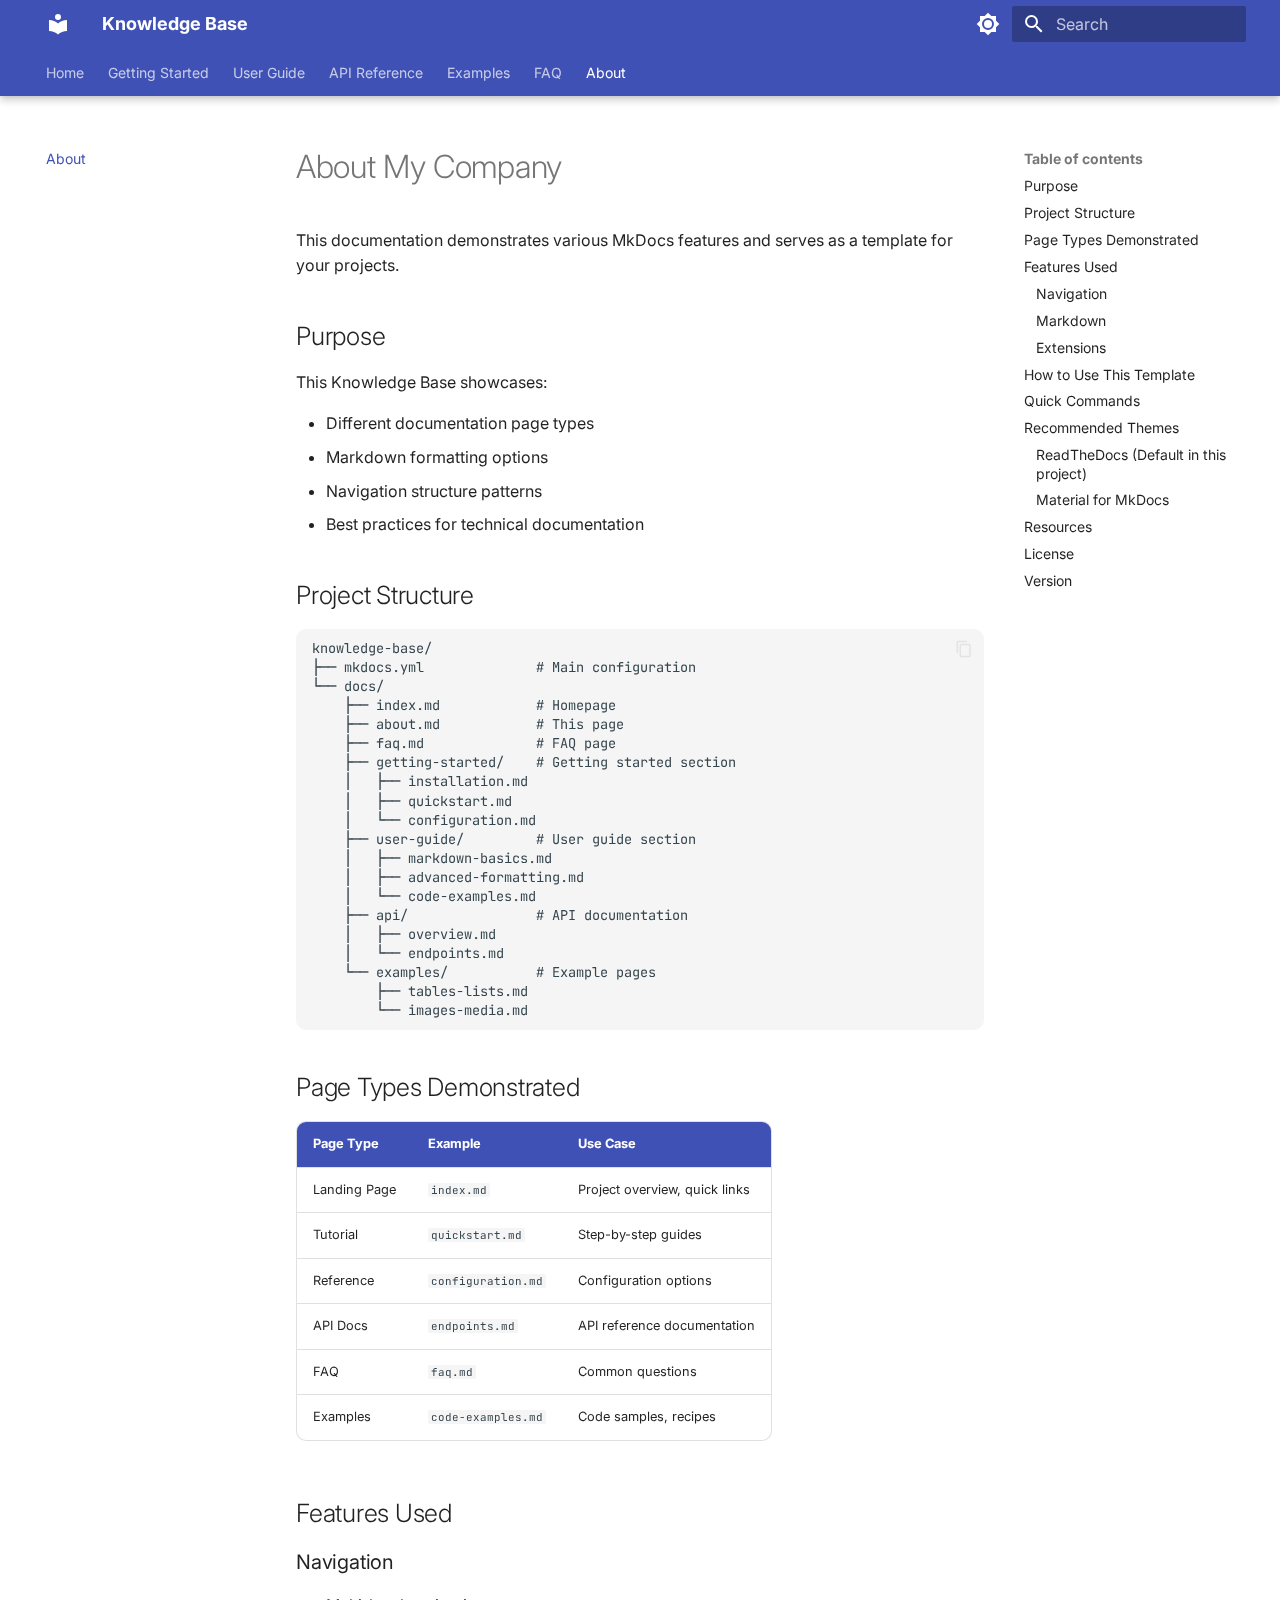
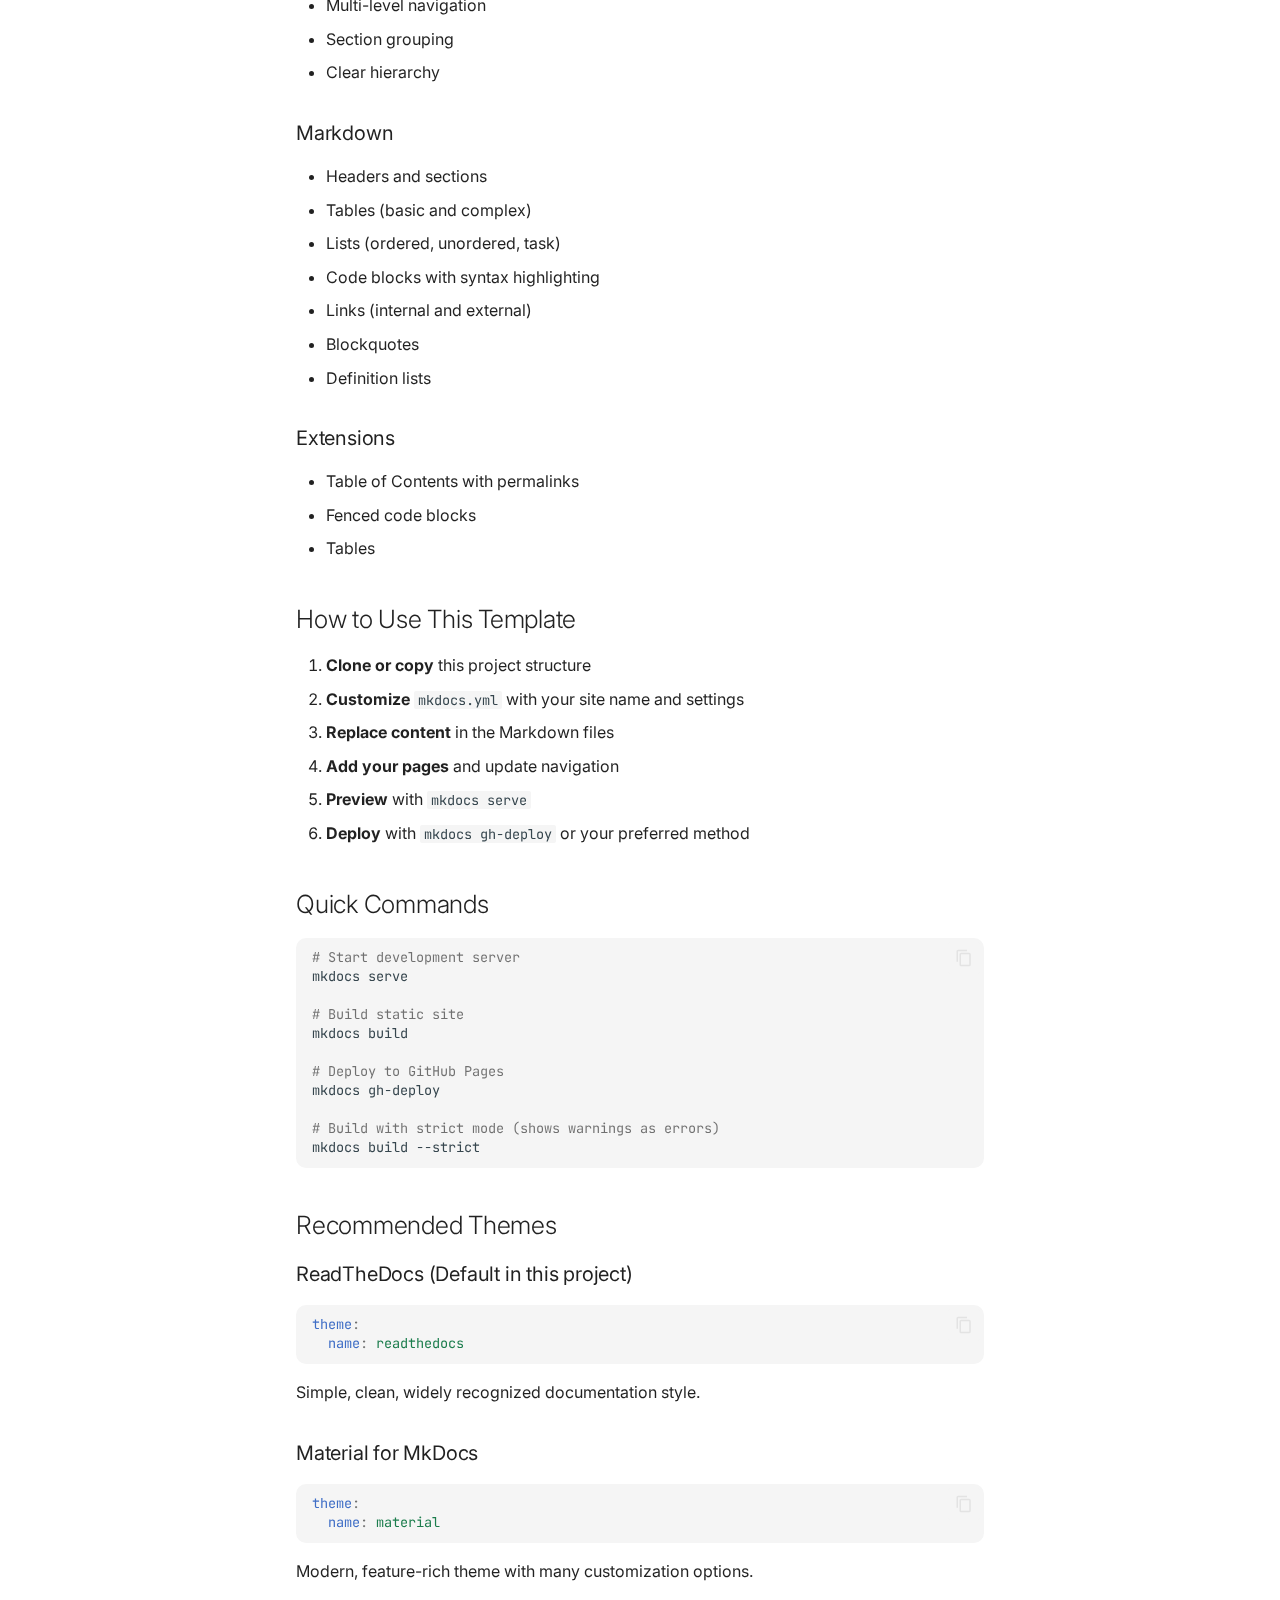
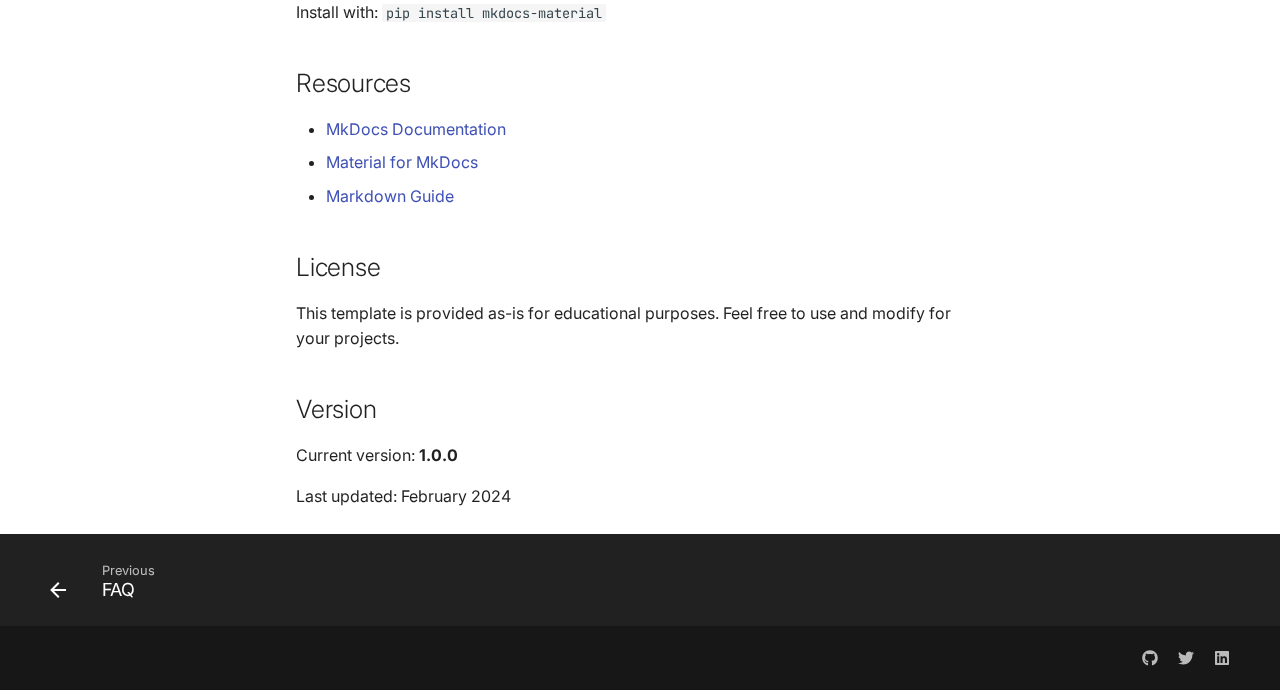
<file: about/index.html>
<!doctype html>
<html lang="en" class="no-js">
  <head>
    
      <meta charset="utf-8">
      <meta name="viewport" content="width=device-width,initial-scale=1">
      
        <meta name="description" content="A comprehensive documentation example">
      
      
        <meta name="author" content="Your Name">
      
      
      
        <link rel="prev" href="../faq/">
      
      
      
        
      
      
      <link rel="icon" href="../assets/images/favicon.png">
      <meta name="generator" content="mkdocs-1.6.1, mkdocs-material-9.7.1">
    
    
      
        <title>About - Knowledge Base</title>
      
    
    
      <link rel="stylesheet" href="../assets/stylesheets/main.484c7ddc.min.css">
      
        
        <link rel="stylesheet" href="../assets/stylesheets/palette.ab4e12ef.min.css">
      
      


    
    
      
    
    
      
        
        
        <link rel="preconnect" href="https://fonts.gstatic.com" crossorigin>
        <link rel="stylesheet" href="https://fonts.googleapis.com/css?family=Inter:300,300i,400,400i,700,700i%7CJetBrains+Mono:400,400i,700,700i&display=fallback">
        <style>:root{--md-text-font:"Inter";--md-code-font:"JetBrains Mono"}</style>
      
    
    
      <link rel="stylesheet" href="../stylesheets/extra.css">
    
    <script>__md_scope=new URL("..",location),__md_hash=e=>[...e].reduce(((e,_)=>(e<<5)-e+_.charCodeAt(0)),0),__md_get=(e,_=localStorage,t=__md_scope)=>JSON.parse(_.getItem(t.pathname+"."+e)),__md_set=(e,_,t=localStorage,a=__md_scope)=>{try{t.setItem(a.pathname+"."+e,JSON.stringify(_))}catch(e){}}</script>
    
      

    
    
  </head>
  
  
    
    
      
    
    
    
    
    <body dir="ltr" data-md-color-scheme="default" data-md-color-primary="indigo" data-md-color-accent="indigo">
  
    
    <input class="md-toggle" data-md-toggle="drawer" type="checkbox" id="__drawer" autocomplete="off">
    <input class="md-toggle" data-md-toggle="search" type="checkbox" id="__search" autocomplete="off">
    <label class="md-overlay" for="__drawer"></label>
    <div data-md-component="skip">
      
        
        <a href="#about-my-company" class="md-skip">
          Skip to content
        </a>
      
    </div>
    <div data-md-component="announce">
      
    </div>
    
      <div data-md-color-scheme="default" data-md-component="outdated" hidden>
        
      </div>
    
    
      

  

<header class="md-header md-header--shadow md-header--lifted" data-md-component="header">
  <nav class="md-header__inner md-grid" aria-label="Header">
    <a href=".." title="Knowledge Base" class="md-header__button md-logo" aria-label="Knowledge Base" data-md-component="logo">
      
  
  <svg xmlns="http://www.w3.org/2000/svg" viewBox="0 0 24 24"><path d="M12 8a3 3 0 0 0 3-3 3 3 0 0 0-3-3 3 3 0 0 0-3 3 3 3 0 0 0 3 3m0 3.54C9.64 9.35 6.5 8 3 8v11c3.5 0 6.64 1.35 9 3.54 2.36-2.19 5.5-3.54 9-3.54V8c-3.5 0-6.64 1.35-9 3.54"/></svg>

    </a>
    <label class="md-header__button md-icon" for="__drawer">
      
      <svg xmlns="http://www.w3.org/2000/svg" viewBox="0 0 24 24"><path d="M3 6h18v2H3zm0 5h18v2H3zm0 5h18v2H3z"/></svg>
    </label>
    <div class="md-header__title" data-md-component="header-title">
      <div class="md-header__ellipsis">
        <div class="md-header__topic">
          <span class="md-ellipsis">
            Knowledge Base
          </span>
        </div>
        <div class="md-header__topic" data-md-component="header-topic">
          <span class="md-ellipsis">
            
              About
            
          </span>
        </div>
      </div>
    </div>
    
      
        <form class="md-header__option" data-md-component="palette">
  
    
    
    
    <input class="md-option" data-md-color-media="" data-md-color-scheme="default" data-md-color-primary="indigo" data-md-color-accent="indigo"  aria-label="Switch to dark mode"  type="radio" name="__palette" id="__palette_0">
    
      <label class="md-header__button md-icon" title="Switch to dark mode" for="__palette_1" hidden>
        <svg xmlns="http://www.w3.org/2000/svg" viewBox="0 0 24 24"><path d="M12 8a4 4 0 0 0-4 4 4 4 0 0 0 4 4 4 4 0 0 0 4-4 4 4 0 0 0-4-4m0 10a6 6 0 0 1-6-6 6 6 0 0 1 6-6 6 6 0 0 1 6 6 6 6 0 0 1-6 6m8-9.31V4h-4.69L12 .69 8.69 4H4v4.69L.69 12 4 15.31V20h4.69L12 23.31 15.31 20H20v-4.69L23.31 12z"/></svg>
      </label>
    
  
    
    
    
    <input class="md-option" data-md-color-media="" data-md-color-scheme="slate" data-md-color-primary="indigo" data-md-color-accent="indigo"  aria-label="Switch to light mode"  type="radio" name="__palette" id="__palette_1">
    
      <label class="md-header__button md-icon" title="Switch to light mode" for="__palette_0" hidden>
        <svg xmlns="http://www.w3.org/2000/svg" viewBox="0 0 24 24"><path d="M12 18c-.89 0-1.74-.2-2.5-.55C11.56 16.5 13 14.42 13 12s-1.44-4.5-3.5-5.45C10.26 6.2 11.11 6 12 6a6 6 0 0 1 6 6 6 6 0 0 1-6 6m8-9.31V4h-4.69L12 .69 8.69 4H4v4.69L.69 12 4 15.31V20h4.69L12 23.31 15.31 20H20v-4.69L23.31 12z"/></svg>
      </label>
    
  
</form>
      
    
    
      <script>var palette=__md_get("__palette");if(palette&&palette.color){if("(prefers-color-scheme)"===palette.color.media){var media=matchMedia("(prefers-color-scheme: light)"),input=document.querySelector(media.matches?"[data-md-color-media='(prefers-color-scheme: light)']":"[data-md-color-media='(prefers-color-scheme: dark)']");palette.color.media=input.getAttribute("data-md-color-media"),palette.color.scheme=input.getAttribute("data-md-color-scheme"),palette.color.primary=input.getAttribute("data-md-color-primary"),palette.color.accent=input.getAttribute("data-md-color-accent")}for(var[key,value]of Object.entries(palette.color))document.body.setAttribute("data-md-color-"+key,value)}</script>
    
    
    
      
      
        <label class="md-header__button md-icon" for="__search">
          
          <svg xmlns="http://www.w3.org/2000/svg" viewBox="0 0 24 24"><path d="M9.5 3A6.5 6.5 0 0 1 16 9.5c0 1.61-.59 3.09-1.56 4.23l.27.27h.79l5 5-1.5 1.5-5-5v-.79l-.27-.27A6.52 6.52 0 0 1 9.5 16 6.5 6.5 0 0 1 3 9.5 6.5 6.5 0 0 1 9.5 3m0 2C7 5 5 7 5 9.5S7 14 9.5 14 14 12 14 9.5 12 5 9.5 5"/></svg>
        </label>
        <div class="md-search" data-md-component="search" role="dialog">
  <label class="md-search__overlay" for="__search"></label>
  <div class="md-search__inner" role="search">
    <form class="md-search__form" name="search">
      <input type="text" class="md-search__input" name="query" aria-label="Search" placeholder="Search" autocapitalize="off" autocorrect="off" autocomplete="off" spellcheck="false" data-md-component="search-query" required>
      <label class="md-search__icon md-icon" for="__search">
        
        <svg xmlns="http://www.w3.org/2000/svg" viewBox="0 0 24 24"><path d="M9.5 3A6.5 6.5 0 0 1 16 9.5c0 1.61-.59 3.09-1.56 4.23l.27.27h.79l5 5-1.5 1.5-5-5v-.79l-.27-.27A6.52 6.52 0 0 1 9.5 16 6.5 6.5 0 0 1 3 9.5 6.5 6.5 0 0 1 9.5 3m0 2C7 5 5 7 5 9.5S7 14 9.5 14 14 12 14 9.5 12 5 9.5 5"/></svg>
        
        <svg xmlns="http://www.w3.org/2000/svg" viewBox="0 0 24 24"><path d="M20 11v2H8l5.5 5.5-1.42 1.42L4.16 12l7.92-7.92L13.5 5.5 8 11z"/></svg>
      </label>
      <nav class="md-search__options" aria-label="Search">
        
          <a href="javascript:void(0)" class="md-search__icon md-icon" title="Share" aria-label="Share" data-clipboard data-clipboard-text="" data-md-component="search-share" tabindex="-1">
            
            <svg xmlns="http://www.w3.org/2000/svg" viewBox="0 0 24 24"><path d="M18 16.08c-.76 0-1.44.3-1.96.77L8.91 12.7c.05-.23.09-.46.09-.7s-.04-.47-.09-.7l7.05-4.11c.54.5 1.25.81 2.04.81a3 3 0 0 0 3-3 3 3 0 0 0-3-3 3 3 0 0 0-3 3c0 .24.04.47.09.7L8.04 9.81C7.5 9.31 6.79 9 6 9a3 3 0 0 0-3 3 3 3 0 0 0 3 3c.79 0 1.5-.31 2.04-.81l7.12 4.15c-.05.21-.08.43-.08.66 0 1.61 1.31 2.91 2.92 2.91s2.92-1.3 2.92-2.91A2.92 2.92 0 0 0 18 16.08"/></svg>
          </a>
        
        <button type="reset" class="md-search__icon md-icon" title="Clear" aria-label="Clear" tabindex="-1">
          
          <svg xmlns="http://www.w3.org/2000/svg" viewBox="0 0 24 24"><path d="M19 6.41 17.59 5 12 10.59 6.41 5 5 6.41 10.59 12 5 17.59 6.41 19 12 13.41 17.59 19 19 17.59 13.41 12z"/></svg>
        </button>
      </nav>
      
        <div class="md-search__suggest" data-md-component="search-suggest"></div>
      
    </form>
    <div class="md-search__output">
      <div class="md-search__scrollwrap" tabindex="0" data-md-scrollfix>
        <div class="md-search-result" data-md-component="search-result">
          <div class="md-search-result__meta">
            Initializing search
          </div>
          <ol class="md-search-result__list" role="presentation"></ol>
        </div>
      </div>
    </div>
  </div>
</div>
      
    
    
  </nav>
  
    
      
<nav class="md-tabs" aria-label="Tabs" data-md-component="tabs">
  <div class="md-grid">
    <ul class="md-tabs__list">
      
        
  
  
  
  
    <li class="md-tabs__item">
      <a href=".." class="md-tabs__link">
        
  
  
    
  
  Home

      </a>
    </li>
  

      
        
  
  
  
  
    
    
      <li class="md-tabs__item">
        <a href="../getting-started/installation/" class="md-tabs__link">
          
  
  
  Getting Started

        </a>
      </li>
    
  

      
        
  
  
  
  
    
    
      <li class="md-tabs__item">
        <a href="../user-guide/markdown-basics/" class="md-tabs__link">
          
  
  
  User Guide

        </a>
      </li>
    
  

      
        
  
  
  
  
    
    
      <li class="md-tabs__item">
        <a href="../api/overview/" class="md-tabs__link">
          
  
  
  API Reference

        </a>
      </li>
    
  

      
        
  
  
  
  
    
    
      <li class="md-tabs__item">
        <a href="../examples/tables-lists/" class="md-tabs__link">
          
  
  
  Examples

        </a>
      </li>
    
  

      
        
  
  
  
  
    <li class="md-tabs__item">
      <a href="../faq/" class="md-tabs__link">
        
  
  
    
  
  FAQ

      </a>
    </li>
  

      
        
  
  
  
    
  
  
    <li class="md-tabs__item md-tabs__item--active">
      <a href="./" class="md-tabs__link">
        
  
  
    
  
  About

      </a>
    </li>
  

      
    </ul>
  </div>
</nav>
    
  
</header>
    
    <div class="md-container" data-md-component="container">
      
      
        
      
      <main class="md-main" data-md-component="main">
        <div class="md-main__inner md-grid">
          
            
              
              <div class="md-sidebar md-sidebar--primary" data-md-component="sidebar" data-md-type="navigation" >
                <div class="md-sidebar__scrollwrap">
                  <div class="md-sidebar__inner">
                    


  


<nav class="md-nav md-nav--primary md-nav--lifted" aria-label="Navigation" data-md-level="0">
  <label class="md-nav__title" for="__drawer">
    <a href=".." title="Knowledge Base" class="md-nav__button md-logo" aria-label="Knowledge Base" data-md-component="logo">
      
  
  <svg xmlns="http://www.w3.org/2000/svg" viewBox="0 0 24 24"><path d="M12 8a3 3 0 0 0 3-3 3 3 0 0 0-3-3 3 3 0 0 0-3 3 3 3 0 0 0 3 3m0 3.54C9.64 9.35 6.5 8 3 8v11c3.5 0 6.64 1.35 9 3.54 2.36-2.19 5.5-3.54 9-3.54V8c-3.5 0-6.64 1.35-9 3.54"/></svg>

    </a>
    Knowledge Base
  </label>
  
  <ul class="md-nav__list" data-md-scrollfix>
    
      
      
  
  
  
  
    <li class="md-nav__item">
      <a href=".." class="md-nav__link">
        
  
  
  <span class="md-ellipsis">
    
  
    Home
  

    
  </span>
  
  

      </a>
    </li>
  

    
      
      
  
  
  
  
    
    
    
    
      
      
        
      
    
    
    <li class="md-nav__item md-nav__item--nested">
      
        
        
          
        
        <input class="md-nav__toggle md-toggle md-toggle--indeterminate" type="checkbox" id="__nav_2" >
        
          
          <label class="md-nav__link" for="__nav_2" id="__nav_2_label" tabindex="0">
            
  
  
  <span class="md-ellipsis">
    
  
    Getting Started
  

    
  </span>
  
  

            <span class="md-nav__icon md-icon"></span>
          </label>
        
        <nav class="md-nav" data-md-level="1" aria-labelledby="__nav_2_label" aria-expanded="false">
          <label class="md-nav__title" for="__nav_2">
            <span class="md-nav__icon md-icon"></span>
            
  
    Getting Started
  

          </label>
          <ul class="md-nav__list" data-md-scrollfix>
            
              
                
  
  
  
  
    <li class="md-nav__item">
      <a href="../getting-started/installation/" class="md-nav__link">
        
  
  
  <span class="md-ellipsis">
    
  
    Installation
  

    
  </span>
  
  

      </a>
    </li>
  

              
            
              
                
  
  
  
  
    <li class="md-nav__item">
      <a href="../getting-started/quickstart/" class="md-nav__link">
        
  
  
  <span class="md-ellipsis">
    
  
    Quick Start
  

    
  </span>
  
  

      </a>
    </li>
  

              
            
              
                
  
  
  
  
    <li class="md-nav__item">
      <a href="../getting-started/configuration/" class="md-nav__link">
        
  
  
  <span class="md-ellipsis">
    
  
    Configuration
  

    
  </span>
  
  

      </a>
    </li>
  

              
            
          </ul>
        </nav>
      
    </li>
  

    
      
      
  
  
  
  
    
    
    
    
      
      
        
      
    
    
    <li class="md-nav__item md-nav__item--nested">
      
        
        
          
        
        <input class="md-nav__toggle md-toggle md-toggle--indeterminate" type="checkbox" id="__nav_3" >
        
          
          <label class="md-nav__link" for="__nav_3" id="__nav_3_label" tabindex="0">
            
  
  
  <span class="md-ellipsis">
    
  
    User Guide
  

    
  </span>
  
  

            <span class="md-nav__icon md-icon"></span>
          </label>
        
        <nav class="md-nav" data-md-level="1" aria-labelledby="__nav_3_label" aria-expanded="false">
          <label class="md-nav__title" for="__nav_3">
            <span class="md-nav__icon md-icon"></span>
            
  
    User Guide
  

          </label>
          <ul class="md-nav__list" data-md-scrollfix>
            
              
                
  
  
  
  
    <li class="md-nav__item">
      <a href="../user-guide/markdown-basics/" class="md-nav__link">
        
  
  
  <span class="md-ellipsis">
    
  
    Markdown Basics
  

    
  </span>
  
  

      </a>
    </li>
  

              
            
              
                
  
  
  
  
    <li class="md-nav__item">
      <a href="../user-guide/advanced-formatting/" class="md-nav__link">
        
  
  
  <span class="md-ellipsis">
    
  
    Advanced Formatting
  

    
  </span>
  
  

      </a>
    </li>
  

              
            
              
                
  
  
  
  
    <li class="md-nav__item">
      <a href="../user-guide/code-examples/" class="md-nav__link">
        
  
  
  <span class="md-ellipsis">
    
  
    Code Examples
  

    
  </span>
  
  

      </a>
    </li>
  

              
            
          </ul>
        </nav>
      
    </li>
  

    
      
      
  
  
  
  
    
    
    
    
      
      
        
      
    
    
    <li class="md-nav__item md-nav__item--nested">
      
        
        
          
        
        <input class="md-nav__toggle md-toggle md-toggle--indeterminate" type="checkbox" id="__nav_4" >
        
          
          <label class="md-nav__link" for="__nav_4" id="__nav_4_label" tabindex="0">
            
  
  
  <span class="md-ellipsis">
    
  
    API Reference
  

    
  </span>
  
  

            <span class="md-nav__icon md-icon"></span>
          </label>
        
        <nav class="md-nav" data-md-level="1" aria-labelledby="__nav_4_label" aria-expanded="false">
          <label class="md-nav__title" for="__nav_4">
            <span class="md-nav__icon md-icon"></span>
            
  
    API Reference
  

          </label>
          <ul class="md-nav__list" data-md-scrollfix>
            
              
                
  
  
  
  
    <li class="md-nav__item">
      <a href="../api/overview/" class="md-nav__link">
        
  
  
  <span class="md-ellipsis">
    
  
    Overview
  

    
  </span>
  
  

      </a>
    </li>
  

              
            
              
                
  
  
  
  
    <li class="md-nav__item">
      <a href="../api/endpoints/" class="md-nav__link">
        
  
  
  <span class="md-ellipsis">
    
  
    Endpoints
  

    
  </span>
  
  

      </a>
    </li>
  

              
            
          </ul>
        </nav>
      
    </li>
  

    
      
      
  
  
  
  
    
    
    
    
      
      
        
      
    
    
    <li class="md-nav__item md-nav__item--nested">
      
        
        
          
        
        <input class="md-nav__toggle md-toggle md-toggle--indeterminate" type="checkbox" id="__nav_5" >
        
          
          <label class="md-nav__link" for="__nav_5" id="__nav_5_label" tabindex="0">
            
  
  
  <span class="md-ellipsis">
    
  
    Examples
  

    
  </span>
  
  

            <span class="md-nav__icon md-icon"></span>
          </label>
        
        <nav class="md-nav" data-md-level="1" aria-labelledby="__nav_5_label" aria-expanded="false">
          <label class="md-nav__title" for="__nav_5">
            <span class="md-nav__icon md-icon"></span>
            
  
    Examples
  

          </label>
          <ul class="md-nav__list" data-md-scrollfix>
            
              
                
  
  
  
  
    <li class="md-nav__item">
      <a href="../examples/tables-lists/" class="md-nav__link">
        
  
  
  <span class="md-ellipsis">
    
  
    Tables & Lists
  

    
  </span>
  
  

      </a>
    </li>
  

              
            
              
                
  
  
  
  
    <li class="md-nav__item">
      <a href="../examples/images-media/" class="md-nav__link">
        
  
  
  <span class="md-ellipsis">
    
  
    Images & Media
  

    
  </span>
  
  

      </a>
    </li>
  

              
            
          </ul>
        </nav>
      
    </li>
  

    
      
      
  
  
  
  
    <li class="md-nav__item">
      <a href="../faq/" class="md-nav__link">
        
  
  
  <span class="md-ellipsis">
    
  
    FAQ
  

    
  </span>
  
  

      </a>
    </li>
  

    
      
      
  
  
    
  
  
  
    <li class="md-nav__item md-nav__item--active">
      
      <input class="md-nav__toggle md-toggle" type="checkbox" id="__toc">
      
      
        
      
      
        <label class="md-nav__link md-nav__link--active" for="__toc">
          
  
  
  <span class="md-ellipsis">
    
  
    About
  

    
  </span>
  
  

          <span class="md-nav__icon md-icon"></span>
        </label>
      
      <a href="./" class="md-nav__link md-nav__link--active">
        
  
  
  <span class="md-ellipsis">
    
  
    About
  

    
  </span>
  
  

      </a>
      
        

<nav class="md-nav md-nav--secondary" aria-label="Table of contents">
  
  
  
    
  
  
    <label class="md-nav__title" for="__toc">
      <span class="md-nav__icon md-icon"></span>
      Table of contents
    </label>
    <ul class="md-nav__list" data-md-component="toc" data-md-scrollfix>
      
        <li class="md-nav__item">
  <a href="#purpose" class="md-nav__link">
    <span class="md-ellipsis">
      
        Purpose
      
    </span>
  </a>
  
</li>
      
        <li class="md-nav__item">
  <a href="#project-structure" class="md-nav__link">
    <span class="md-ellipsis">
      
        Project Structure
      
    </span>
  </a>
  
</li>
      
        <li class="md-nav__item">
  <a href="#page-types-demonstrated" class="md-nav__link">
    <span class="md-ellipsis">
      
        Page Types Demonstrated
      
    </span>
  </a>
  
</li>
      
        <li class="md-nav__item">
  <a href="#features-used" class="md-nav__link">
    <span class="md-ellipsis">
      
        Features Used
      
    </span>
  </a>
  
    <nav class="md-nav" aria-label="Features Used">
      <ul class="md-nav__list">
        
          <li class="md-nav__item">
  <a href="#navigation" class="md-nav__link">
    <span class="md-ellipsis">
      
        Navigation
      
    </span>
  </a>
  
</li>
        
          <li class="md-nav__item">
  <a href="#markdown" class="md-nav__link">
    <span class="md-ellipsis">
      
        Markdown
      
    </span>
  </a>
  
</li>
        
          <li class="md-nav__item">
  <a href="#extensions" class="md-nav__link">
    <span class="md-ellipsis">
      
        Extensions
      
    </span>
  </a>
  
</li>
        
      </ul>
    </nav>
  
</li>
      
        <li class="md-nav__item">
  <a href="#how-to-use-this-template" class="md-nav__link">
    <span class="md-ellipsis">
      
        How to Use This Template
      
    </span>
  </a>
  
</li>
      
        <li class="md-nav__item">
  <a href="#quick-commands" class="md-nav__link">
    <span class="md-ellipsis">
      
        Quick Commands
      
    </span>
  </a>
  
</li>
      
        <li class="md-nav__item">
  <a href="#recommended-themes" class="md-nav__link">
    <span class="md-ellipsis">
      
        Recommended Themes
      
    </span>
  </a>
  
    <nav class="md-nav" aria-label="Recommended Themes">
      <ul class="md-nav__list">
        
          <li class="md-nav__item">
  <a href="#readthedocs-default-in-this-project" class="md-nav__link">
    <span class="md-ellipsis">
      
        ReadTheDocs (Default in this project)
      
    </span>
  </a>
  
</li>
        
          <li class="md-nav__item">
  <a href="#material-for-mkdocs" class="md-nav__link">
    <span class="md-ellipsis">
      
        Material for MkDocs
      
    </span>
  </a>
  
</li>
        
      </ul>
    </nav>
  
</li>
      
        <li class="md-nav__item">
  <a href="#resources" class="md-nav__link">
    <span class="md-ellipsis">
      
        Resources
      
    </span>
  </a>
  
</li>
      
        <li class="md-nav__item">
  <a href="#license" class="md-nav__link">
    <span class="md-ellipsis">
      
        License
      
    </span>
  </a>
  
</li>
      
        <li class="md-nav__item">
  <a href="#version" class="md-nav__link">
    <span class="md-ellipsis">
      
        Version
      
    </span>
  </a>
  
</li>
      
    </ul>
  
</nav>
      
    </li>
  

    
  </ul>
</nav>
                  </div>
                </div>
              </div>
            
            
              
              <div class="md-sidebar md-sidebar--secondary" data-md-component="sidebar" data-md-type="toc" >
                <div class="md-sidebar__scrollwrap">
                  <div class="md-sidebar__inner">
                    

<nav class="md-nav md-nav--secondary" aria-label="Table of contents">
  
  
  
    
  
  
    <label class="md-nav__title" for="__toc">
      <span class="md-nav__icon md-icon"></span>
      Table of contents
    </label>
    <ul class="md-nav__list" data-md-component="toc" data-md-scrollfix>
      
        <li class="md-nav__item">
  <a href="#purpose" class="md-nav__link">
    <span class="md-ellipsis">
      
        Purpose
      
    </span>
  </a>
  
</li>
      
        <li class="md-nav__item">
  <a href="#project-structure" class="md-nav__link">
    <span class="md-ellipsis">
      
        Project Structure
      
    </span>
  </a>
  
</li>
      
        <li class="md-nav__item">
  <a href="#page-types-demonstrated" class="md-nav__link">
    <span class="md-ellipsis">
      
        Page Types Demonstrated
      
    </span>
  </a>
  
</li>
      
        <li class="md-nav__item">
  <a href="#features-used" class="md-nav__link">
    <span class="md-ellipsis">
      
        Features Used
      
    </span>
  </a>
  
    <nav class="md-nav" aria-label="Features Used">
      <ul class="md-nav__list">
        
          <li class="md-nav__item">
  <a href="#navigation" class="md-nav__link">
    <span class="md-ellipsis">
      
        Navigation
      
    </span>
  </a>
  
</li>
        
          <li class="md-nav__item">
  <a href="#markdown" class="md-nav__link">
    <span class="md-ellipsis">
      
        Markdown
      
    </span>
  </a>
  
</li>
        
          <li class="md-nav__item">
  <a href="#extensions" class="md-nav__link">
    <span class="md-ellipsis">
      
        Extensions
      
    </span>
  </a>
  
</li>
        
      </ul>
    </nav>
  
</li>
      
        <li class="md-nav__item">
  <a href="#how-to-use-this-template" class="md-nav__link">
    <span class="md-ellipsis">
      
        How to Use This Template
      
    </span>
  </a>
  
</li>
      
        <li class="md-nav__item">
  <a href="#quick-commands" class="md-nav__link">
    <span class="md-ellipsis">
      
        Quick Commands
      
    </span>
  </a>
  
</li>
      
        <li class="md-nav__item">
  <a href="#recommended-themes" class="md-nav__link">
    <span class="md-ellipsis">
      
        Recommended Themes
      
    </span>
  </a>
  
    <nav class="md-nav" aria-label="Recommended Themes">
      <ul class="md-nav__list">
        
          <li class="md-nav__item">
  <a href="#readthedocs-default-in-this-project" class="md-nav__link">
    <span class="md-ellipsis">
      
        ReadTheDocs (Default in this project)
      
    </span>
  </a>
  
</li>
        
          <li class="md-nav__item">
  <a href="#material-for-mkdocs" class="md-nav__link">
    <span class="md-ellipsis">
      
        Material for MkDocs
      
    </span>
  </a>
  
</li>
        
      </ul>
    </nav>
  
</li>
      
        <li class="md-nav__item">
  <a href="#resources" class="md-nav__link">
    <span class="md-ellipsis">
      
        Resources
      
    </span>
  </a>
  
</li>
      
        <li class="md-nav__item">
  <a href="#license" class="md-nav__link">
    <span class="md-ellipsis">
      
        License
      
    </span>
  </a>
  
</li>
      
        <li class="md-nav__item">
  <a href="#version" class="md-nav__link">
    <span class="md-ellipsis">
      
        Version
      
    </span>
  </a>
  
</li>
      
    </ul>
  
</nav>
                  </div>
                </div>
              </div>
            
          
          
            <div class="md-content" data-md-component="content">
              
                



  


              
              <article class="md-content__inner md-typeset">
                
                  



<h1 id="about-my-company">About My Company<a class="headerlink" href="#about-my-company" title="Permanent link">&para;</a></h1>
<p>This documentation demonstrates various MkDocs features and serves as a template for your projects.</p>
<h2 id="purpose">Purpose<a class="headerlink" href="#purpose" title="Permanent link">&para;</a></h2>
<p>This Knowledge Base showcases:</p>
<ul>
<li>Different documentation page types</li>
<li>Markdown formatting options</li>
<li>Navigation structure patterns</li>
<li>Best practices for technical documentation</li>
</ul>
<h2 id="project-structure">Project Structure<a class="headerlink" href="#project-structure" title="Permanent link">&para;</a></h2>
<div class="language-text highlight"><pre><span></span><code><span id="__span-0-1"><a id="__codelineno-0-1" name="__codelineno-0-1" href="#__codelineno-0-1"></a>knowledge-base/
</span><span id="__span-0-2"><a id="__codelineno-0-2" name="__codelineno-0-2" href="#__codelineno-0-2"></a>├── mkdocs.yml              # Main configuration
</span><span id="__span-0-3"><a id="__codelineno-0-3" name="__codelineno-0-3" href="#__codelineno-0-3"></a>└── docs/
</span><span id="__span-0-4"><a id="__codelineno-0-4" name="__codelineno-0-4" href="#__codelineno-0-4"></a>    ├── index.md            # Homepage
</span><span id="__span-0-5"><a id="__codelineno-0-5" name="__codelineno-0-5" href="#__codelineno-0-5"></a>    ├── about.md            # This page
</span><span id="__span-0-6"><a id="__codelineno-0-6" name="__codelineno-0-6" href="#__codelineno-0-6"></a>    ├── faq.md              # FAQ page
</span><span id="__span-0-7"><a id="__codelineno-0-7" name="__codelineno-0-7" href="#__codelineno-0-7"></a>    ├── getting-started/    # Getting started section
</span><span id="__span-0-8"><a id="__codelineno-0-8" name="__codelineno-0-8" href="#__codelineno-0-8"></a>    │   ├── installation.md
</span><span id="__span-0-9"><a id="__codelineno-0-9" name="__codelineno-0-9" href="#__codelineno-0-9"></a>    │   ├── quickstart.md
</span><span id="__span-0-10"><a id="__codelineno-0-10" name="__codelineno-0-10" href="#__codelineno-0-10"></a>    │   └── configuration.md
</span><span id="__span-0-11"><a id="__codelineno-0-11" name="__codelineno-0-11" href="#__codelineno-0-11"></a>    ├── user-guide/         # User guide section
</span><span id="__span-0-12"><a id="__codelineno-0-12" name="__codelineno-0-12" href="#__codelineno-0-12"></a>    │   ├── markdown-basics.md
</span><span id="__span-0-13"><a id="__codelineno-0-13" name="__codelineno-0-13" href="#__codelineno-0-13"></a>    │   ├── advanced-formatting.md
</span><span id="__span-0-14"><a id="__codelineno-0-14" name="__codelineno-0-14" href="#__codelineno-0-14"></a>    │   └── code-examples.md
</span><span id="__span-0-15"><a id="__codelineno-0-15" name="__codelineno-0-15" href="#__codelineno-0-15"></a>    ├── api/                # API documentation
</span><span id="__span-0-16"><a id="__codelineno-0-16" name="__codelineno-0-16" href="#__codelineno-0-16"></a>    │   ├── overview.md
</span><span id="__span-0-17"><a id="__codelineno-0-17" name="__codelineno-0-17" href="#__codelineno-0-17"></a>    │   └── endpoints.md
</span><span id="__span-0-18"><a id="__codelineno-0-18" name="__codelineno-0-18" href="#__codelineno-0-18"></a>    └── examples/           # Example pages
</span><span id="__span-0-19"><a id="__codelineno-0-19" name="__codelineno-0-19" href="#__codelineno-0-19"></a>        ├── tables-lists.md
</span><span id="__span-0-20"><a id="__codelineno-0-20" name="__codelineno-0-20" href="#__codelineno-0-20"></a>        └── images-media.md
</span></code></pre></div>
<h2 id="page-types-demonstrated">Page Types Demonstrated<a class="headerlink" href="#page-types-demonstrated" title="Permanent link">&para;</a></h2>
<table>
<thead>
<tr>
<th>Page Type</th>
<th>Example</th>
<th>Use Case</th>
</tr>
</thead>
<tbody>
<tr>
<td>Landing Page</td>
<td><code>index.md</code></td>
<td>Project overview, quick links</td>
</tr>
<tr>
<td>Tutorial</td>
<td><code>quickstart.md</code></td>
<td>Step-by-step guides</td>
</tr>
<tr>
<td>Reference</td>
<td><code>configuration.md</code></td>
<td>Configuration options</td>
</tr>
<tr>
<td>API Docs</td>
<td><code>endpoints.md</code></td>
<td>API reference documentation</td>
</tr>
<tr>
<td>FAQ</td>
<td><code>faq.md</code></td>
<td>Common questions</td>
</tr>
<tr>
<td>Examples</td>
<td><code>code-examples.md</code></td>
<td>Code samples, recipes</td>
</tr>
</tbody>
</table>
<h2 id="features-used">Features Used<a class="headerlink" href="#features-used" title="Permanent link">&para;</a></h2>
<h3 id="navigation">Navigation<a class="headerlink" href="#navigation" title="Permanent link">&para;</a></h3>
<ul>
<li>Multi-level navigation</li>
<li>Section grouping</li>
<li>Clear hierarchy</li>
</ul>
<h3 id="markdown">Markdown<a class="headerlink" href="#markdown" title="Permanent link">&para;</a></h3>
<ul>
<li>Headers and sections</li>
<li>Tables (basic and complex)</li>
<li>Lists (ordered, unordered, task)</li>
<li>Code blocks with syntax highlighting</li>
<li>Links (internal and external)</li>
<li>Blockquotes</li>
<li>Definition lists</li>
</ul>
<h3 id="extensions">Extensions<a class="headerlink" href="#extensions" title="Permanent link">&para;</a></h3>
<ul>
<li>Table of Contents with permalinks</li>
<li>Fenced code blocks</li>
<li>Tables</li>
</ul>
<h2 id="how-to-use-this-template">How to Use This Template<a class="headerlink" href="#how-to-use-this-template" title="Permanent link">&para;</a></h2>
<ol>
<li><strong>Clone or copy</strong> this project structure</li>
<li><strong>Customize</strong> <code>mkdocs.yml</code> with your site name and settings</li>
<li><strong>Replace content</strong> in the Markdown files</li>
<li><strong>Add your pages</strong> and update navigation</li>
<li><strong>Preview</strong> with <code>mkdocs serve</code></li>
<li><strong>Deploy</strong> with <code>mkdocs gh-deploy</code> or your preferred method</li>
</ol>
<h2 id="quick-commands">Quick Commands<a class="headerlink" href="#quick-commands" title="Permanent link">&para;</a></h2>
<div class="language-bash highlight"><pre><span></span><code><span id="__span-1-1"><a id="__codelineno-1-1" name="__codelineno-1-1" href="#__codelineno-1-1"></a><span class="c1"># Start development server</span>
</span><span id="__span-1-2"><a id="__codelineno-1-2" name="__codelineno-1-2" href="#__codelineno-1-2"></a>mkdocs<span class="w"> </span>serve
</span><span id="__span-1-3"><a id="__codelineno-1-3" name="__codelineno-1-3" href="#__codelineno-1-3"></a>
</span><span id="__span-1-4"><a id="__codelineno-1-4" name="__codelineno-1-4" href="#__codelineno-1-4"></a><span class="c1"># Build static site</span>
</span><span id="__span-1-5"><a id="__codelineno-1-5" name="__codelineno-1-5" href="#__codelineno-1-5"></a>mkdocs<span class="w"> </span>build
</span><span id="__span-1-6"><a id="__codelineno-1-6" name="__codelineno-1-6" href="#__codelineno-1-6"></a>
</span><span id="__span-1-7"><a id="__codelineno-1-7" name="__codelineno-1-7" href="#__codelineno-1-7"></a><span class="c1"># Deploy to GitHub Pages</span>
</span><span id="__span-1-8"><a id="__codelineno-1-8" name="__codelineno-1-8" href="#__codelineno-1-8"></a>mkdocs<span class="w"> </span>gh-deploy
</span><span id="__span-1-9"><a id="__codelineno-1-9" name="__codelineno-1-9" href="#__codelineno-1-9"></a>
</span><span id="__span-1-10"><a id="__codelineno-1-10" name="__codelineno-1-10" href="#__codelineno-1-10"></a><span class="c1"># Build with strict mode (shows warnings as errors)</span>
</span><span id="__span-1-11"><a id="__codelineno-1-11" name="__codelineno-1-11" href="#__codelineno-1-11"></a>mkdocs<span class="w"> </span>build<span class="w"> </span>--strict
</span></code></pre></div>
<h2 id="recommended-themes">Recommended Themes<a class="headerlink" href="#recommended-themes" title="Permanent link">&para;</a></h2>
<h3 id="readthedocs-default-in-this-project">ReadTheDocs (Default in this project)<a class="headerlink" href="#readthedocs-default-in-this-project" title="Permanent link">&para;</a></h3>
<div class="language-yaml highlight"><pre><span></span><code><span id="__span-2-1"><a id="__codelineno-2-1" name="__codelineno-2-1" href="#__codelineno-2-1"></a><span class="nt">theme</span><span class="p">:</span>
</span><span id="__span-2-2"><a id="__codelineno-2-2" name="__codelineno-2-2" href="#__codelineno-2-2"></a><span class="w">  </span><span class="nt">name</span><span class="p">:</span><span class="w"> </span><span class="l l-Scalar l-Scalar-Plain">readthedocs</span>
</span></code></pre></div>
<p>Simple, clean, widely recognized documentation style.</p>
<h3 id="material-for-mkdocs">Material for MkDocs<a class="headerlink" href="#material-for-mkdocs" title="Permanent link">&para;</a></h3>
<div class="language-yaml highlight"><pre><span></span><code><span id="__span-3-1"><a id="__codelineno-3-1" name="__codelineno-3-1" href="#__codelineno-3-1"></a><span class="nt">theme</span><span class="p">:</span>
</span><span id="__span-3-2"><a id="__codelineno-3-2" name="__codelineno-3-2" href="#__codelineno-3-2"></a><span class="w">  </span><span class="nt">name</span><span class="p">:</span><span class="w"> </span><span class="l l-Scalar l-Scalar-Plain">material</span>
</span></code></pre></div>
<p>Modern, feature-rich theme with many customization options.</p>
<p>Install with: <code>pip install mkdocs-material</code></p>
<h2 id="resources">Resources<a class="headerlink" href="#resources" title="Permanent link">&para;</a></h2>
<ul>
<li><a href="https://www.mkdocs.org">MkDocs Documentation</a></li>
<li><a href="https://squidfunk.github.io/mkdocs-material/">Material for MkDocs</a></li>
<li><a href="https://www.markdownguide.org">Markdown Guide</a></li>
</ul>
<h2 id="license">License<a class="headerlink" href="#license" title="Permanent link">&para;</a></h2>
<p>This template is provided as-is for educational purposes. Feel free to use and modify for your projects.</p>
<h2 id="version">Version<a class="headerlink" href="#version" title="Permanent link">&para;</a></h2>
<p>Current version: <strong>1.0.0</strong></p>
<p>Last updated: February 2024</p>












                
              </article>
            </div>
          
          
  <script>var tabs=__md_get("__tabs");if(Array.isArray(tabs))e:for(var set of document.querySelectorAll(".tabbed-set")){var labels=set.querySelector(".tabbed-labels");for(var tab of tabs)for(var label of labels.getElementsByTagName("label"))if(label.innerText.trim()===tab){var input=document.getElementById(label.htmlFor);input.checked=!0;continue e}}</script>

<script>var target=document.getElementById(location.hash.slice(1));target&&target.name&&(target.checked=target.name.startsWith("__tabbed_"))</script>
        </div>
        
          <button type="button" class="md-top md-icon" data-md-component="top" hidden>
  
  <svg xmlns="http://www.w3.org/2000/svg" viewBox="0 0 24 24"><path d="M13 20h-2V8l-5.5 5.5-1.42-1.42L12 4.16l7.92 7.92-1.42 1.42L13 8z"/></svg>
  Back to top
</button>
        
      </main>
      
        <footer class="md-footer">
  
    
      
      <nav class="md-footer__inner md-grid" aria-label="Footer" >
        
          
          <a href="../faq/" class="md-footer__link md-footer__link--prev" aria-label="Previous: FAQ">
            <div class="md-footer__button md-icon">
              
              <svg xmlns="http://www.w3.org/2000/svg" viewBox="0 0 24 24"><path d="M20 11v2H8l5.5 5.5-1.42 1.42L4.16 12l7.92-7.92L13.5 5.5 8 11z"/></svg>
            </div>
            <div class="md-footer__title">
              <span class="md-footer__direction">
                Previous
              </span>
              <div class="md-ellipsis">
                FAQ
              </div>
            </div>
          </a>
        
        
      </nav>
    
  
  <div class="md-footer-meta md-typeset">
    <div class="md-footer-meta__inner md-grid">
      <div class="md-copyright">
  
  
</div>
      
        
<div class="md-social">
  
    
    
    
    
      
      
    
    <a href="https://github.com/yourusername" target="_blank" rel="noopener" title="github.com" class="md-social__link">
      <svg xmlns="http://www.w3.org/2000/svg" viewBox="0 0 512 512"><!--! Font Awesome Free 7.1.0 by @fontawesome - https://fontawesome.com License - https://fontawesome.com/license/free (Icons: CC BY 4.0, Fonts: SIL OFL 1.1, Code: MIT License) Copyright 2025 Fonticons, Inc.--><path d="M173.9 397.4c0 2-2.3 3.6-5.2 3.6-3.3.3-5.6-1.3-5.6-3.6 0-2 2.3-3.6 5.2-3.6 3-.3 5.6 1.3 5.6 3.6m-31.1-4.5c-.7 2 1.3 4.3 4.3 4.9 2.6 1 5.6 0 6.2-2s-1.3-4.3-4.3-5.2c-2.6-.7-5.5.3-6.2 2.3m44.2-1.7c-2.9.7-4.9 2.6-4.6 4.9.3 2 2.9 3.3 5.9 2.6 2.9-.7 4.9-2.6 4.6-4.6-.3-1.9-3-3.2-5.9-2.9M252.8 8C114.1 8 8 113.3 8 252c0 110.9 69.8 205.8 169.5 239.2 12.8 2.3 17.3-5.6 17.3-12.1 0-6.2-.3-40.4-.3-61.4 0 0-70 15-84.7-29.8 0 0-11.4-29.1-27.8-36.6 0 0-22.9-15.7 1.6-15.4 0 0 24.9 2 38.6 25.8 21.9 38.6 58.6 27.5 72.9 20.9 2.3-16 8.8-27.1 16-33.7-55.9-6.2-112.3-14.3-112.3-110.5 0-27.5 7.6-41.3 23.6-58.9-2.6-6.5-11.1-33.3 2.6-67.9 20.9-6.5 69 27 69 27 20-5.6 41.5-8.5 62.8-8.5s42.8 2.9 62.8 8.5c0 0 48.1-33.6 69-27 13.7 34.7 5.2 61.4 2.6 67.9 16 17.7 25.8 31.5 25.8 58.9 0 96.5-58.9 104.2-114.8 110.5 9.2 7.9 17 22.9 17 46.4 0 33.7-.3 75.4-.3 83.6 0 6.5 4.6 14.4 17.3 12.1C436.2 457.8 504 362.9 504 252 504 113.3 391.5 8 252.8 8M105.2 352.9c-1.3 1-1 3.3.7 5.2 1.6 1.6 3.9 2.3 5.2 1 1.3-1 1-3.3-.7-5.2-1.6-1.6-3.9-2.3-5.2-1m-10.8-8.1c-.7 1.3.3 2.9 2.3 3.9 1.6 1 3.6.7 4.3-.7.7-1.3-.3-2.9-2.3-3.9-2-.6-3.6-.3-4.3.7m32.4 35.6c-1.6 1.3-1 4.3 1.3 6.2 2.3 2.3 5.2 2.6 6.5 1 1.3-1.3.7-4.3-1.3-6.2-2.2-2.3-5.2-2.6-6.5-1m-11.4-14.7c-1.6 1-1.6 3.6 0 5.9s4.3 3.3 5.6 2.3c1.6-1.3 1.6-3.9 0-6.2-1.4-2.3-4-3.3-5.6-2"/></svg>
    </a>
  
    
    
    
    
      
      
    
    <a href="https://twitter.com/yourusername" target="_blank" rel="noopener" title="twitter.com" class="md-social__link">
      <svg xmlns="http://www.w3.org/2000/svg" viewBox="0 0 512 512"><!--! Font Awesome Free 7.1.0 by @fontawesome - https://fontawesome.com License - https://fontawesome.com/license/free (Icons: CC BY 4.0, Fonts: SIL OFL 1.1, Code: MIT License) Copyright 2025 Fonticons, Inc.--><path d="M459.4 151.7c.3 4.5.3 9.1.3 13.6 0 138.7-105.6 298.6-298.6 298.6-59.5 0-114.7-17.2-161.1-47.1 8.4 1 16.6 1.3 25.3 1.3 49.1 0 94.2-16.6 130.3-44.8-46.1-1-84.8-31.2-98.1-72.8 6.5 1 13 1.6 19.8 1.6 9.4 0 18.8-1.3 27.6-3.6-48.1-9.7-84.1-52-84.1-103v-1.3c14 7.8 30.2 12.7 47.4 13.3-28.3-18.8-46.8-51-46.8-87.4 0-19.5 5.2-37.4 14.3-53C87.4 130.8 165 172.4 252.1 176.9c-1.6-7.8-2.6-15.9-2.6-24C249.5 95.1 296.3 48 354.4 48c30.2 0 57.5 12.7 76.7 33.1 23.7-4.5 46.5-13.3 66.6-25.3-7.8 24.4-24.4 44.8-46.1 57.8 21.1-2.3 41.6-8.1 60.4-16.2-14.3 20.8-32.2 39.3-52.6 54.3"/></svg>
    </a>
  
    
    
    
    
      
      
    
    <a href="https://linkedin.com/in/yourusername" target="_blank" rel="noopener" title="linkedin.com" class="md-social__link">
      <svg xmlns="http://www.w3.org/2000/svg" viewBox="0 0 448 512"><!--! Font Awesome Free 7.1.0 by @fontawesome - https://fontawesome.com License - https://fontawesome.com/license/free (Icons: CC BY 4.0, Fonts: SIL OFL 1.1, Code: MIT License) Copyright 2025 Fonticons, Inc.--><path d="M416 32H31.9C14.3 32 0 46.5 0 64.3v383.4C0 465.5 14.3 480 31.9 480H416c17.6 0 32-14.5 32-32.3V64.3c0-17.8-14.4-32.3-32-32.3M135.4 416H69V202.2h66.5V416zM102.2 96a38.5 38.5 0 1 1 0 77 38.5 38.5 0 1 1 0-77m282.1 320h-66.4V312c0-24.8-.5-56.7-34.5-56.7-34.6 0-39.9 27-39.9 54.9V416h-66.4V202.2h63.7v29.2h.9c8.9-16.8 30.6-34.5 62.9-34.5 67.2 0 79.7 44.3 79.7 101.9z"/></svg>
    </a>
  
</div>
      
    </div>
  </div>
</footer>
      
    </div>
    <div class="md-dialog" data-md-component="dialog">
      <div class="md-dialog__inner md-typeset"></div>
    </div>
    
      <div class="md-progress" data-md-component="progress" role="progressbar"></div>
    
    
    
      
      
      <script id="__config" type="application/json">{"annotate": null, "base": "..", "features": ["navigation.instant", "navigation.instant.progress", "navigation.tracking", "navigation.tabs", "navigation.tabs.sticky", "navigation.sections", "navigation.expand", "navigation.path", "navigation.top", "navigation.footer", "search.suggest", "search.highlight", "search.share", "content.code.copy", "content.code.annotate", "content.tabs.link", "toc.follow"], "search": "../assets/javascripts/workers/search.2c215733.min.js", "tags": null, "translations": {"clipboard.copied": "Copied to clipboard", "clipboard.copy": "Copy to clipboard", "search.result.more.one": "1 more on this page", "search.result.more.other": "# more on this page", "search.result.none": "No matching documents", "search.result.one": "1 matching document", "search.result.other": "# matching documents", "search.result.placeholder": "Type to start searching", "search.result.term.missing": "Missing", "select.version": "Select version"}, "version": "1.0.0"}</script>
    
    
      <script src="../assets/javascripts/bundle.79ae519e.min.js"></script>
      
    
  </body>
</html>
</file>
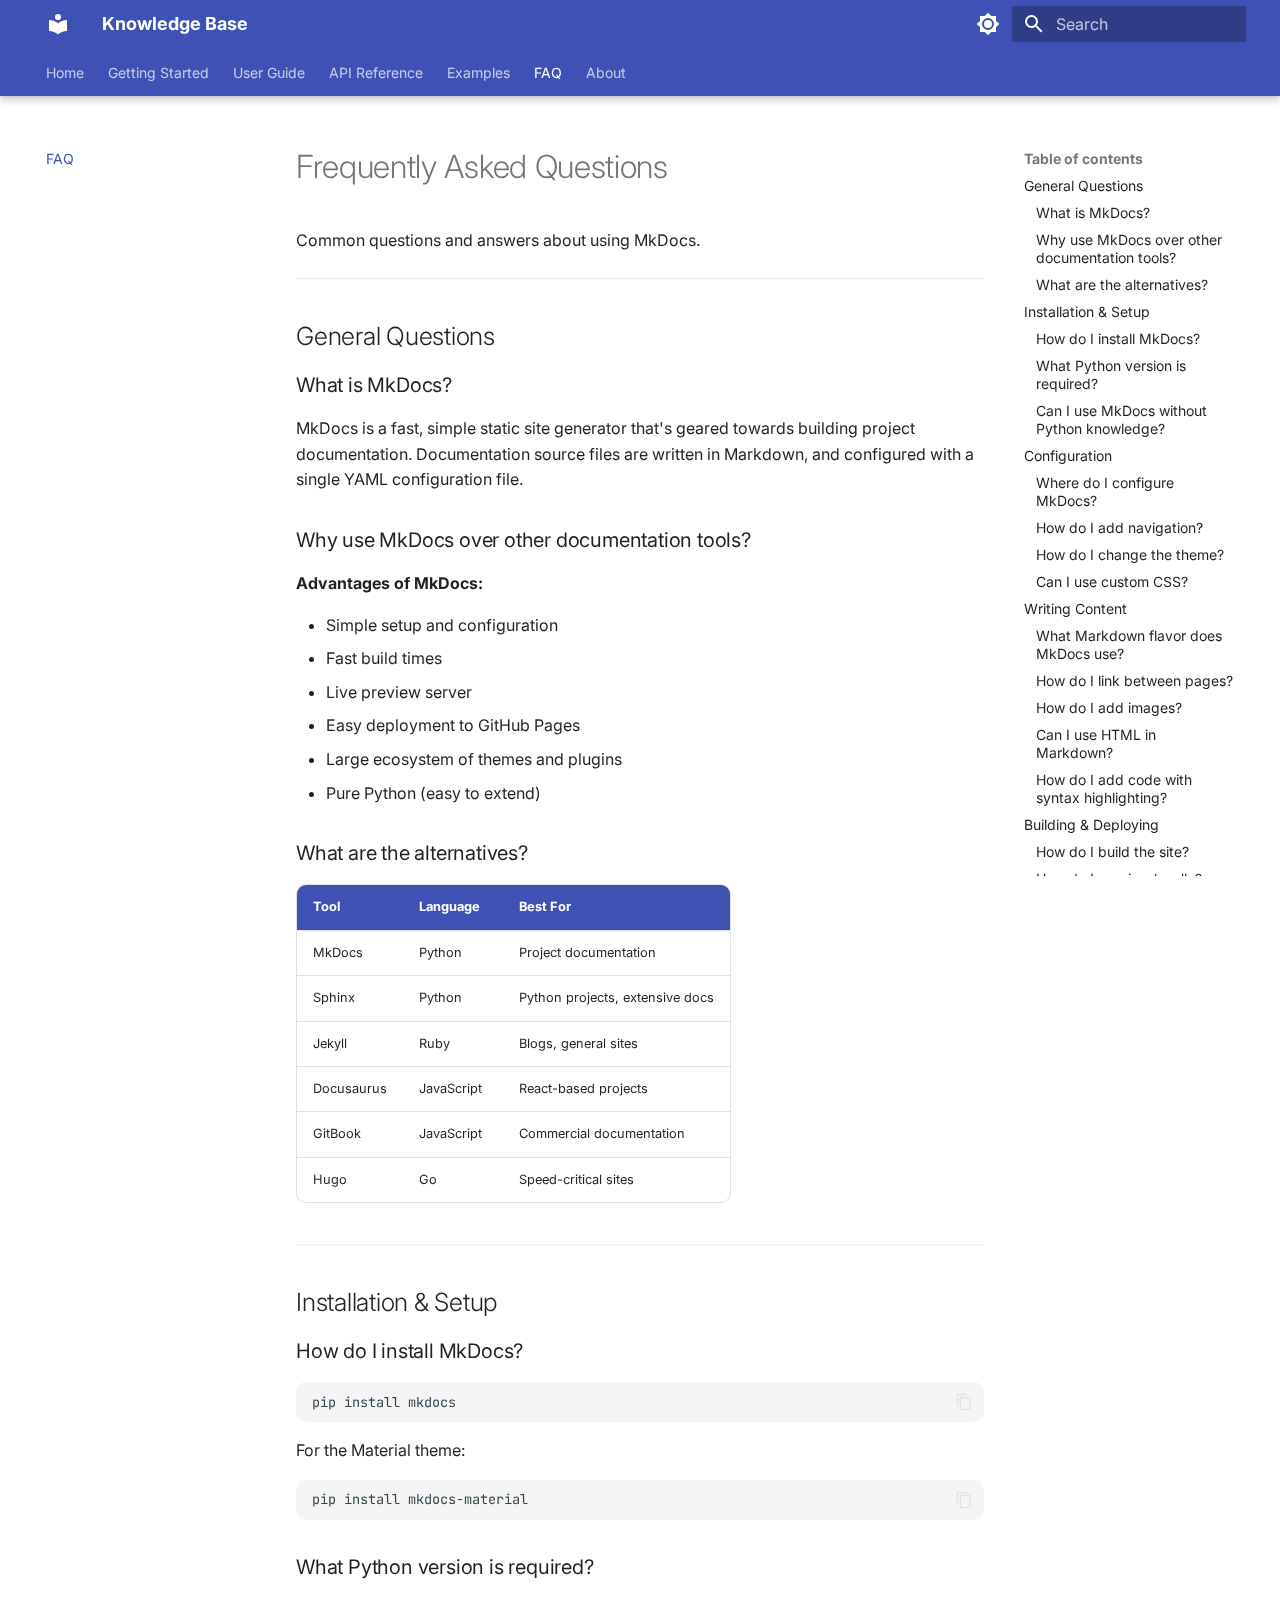
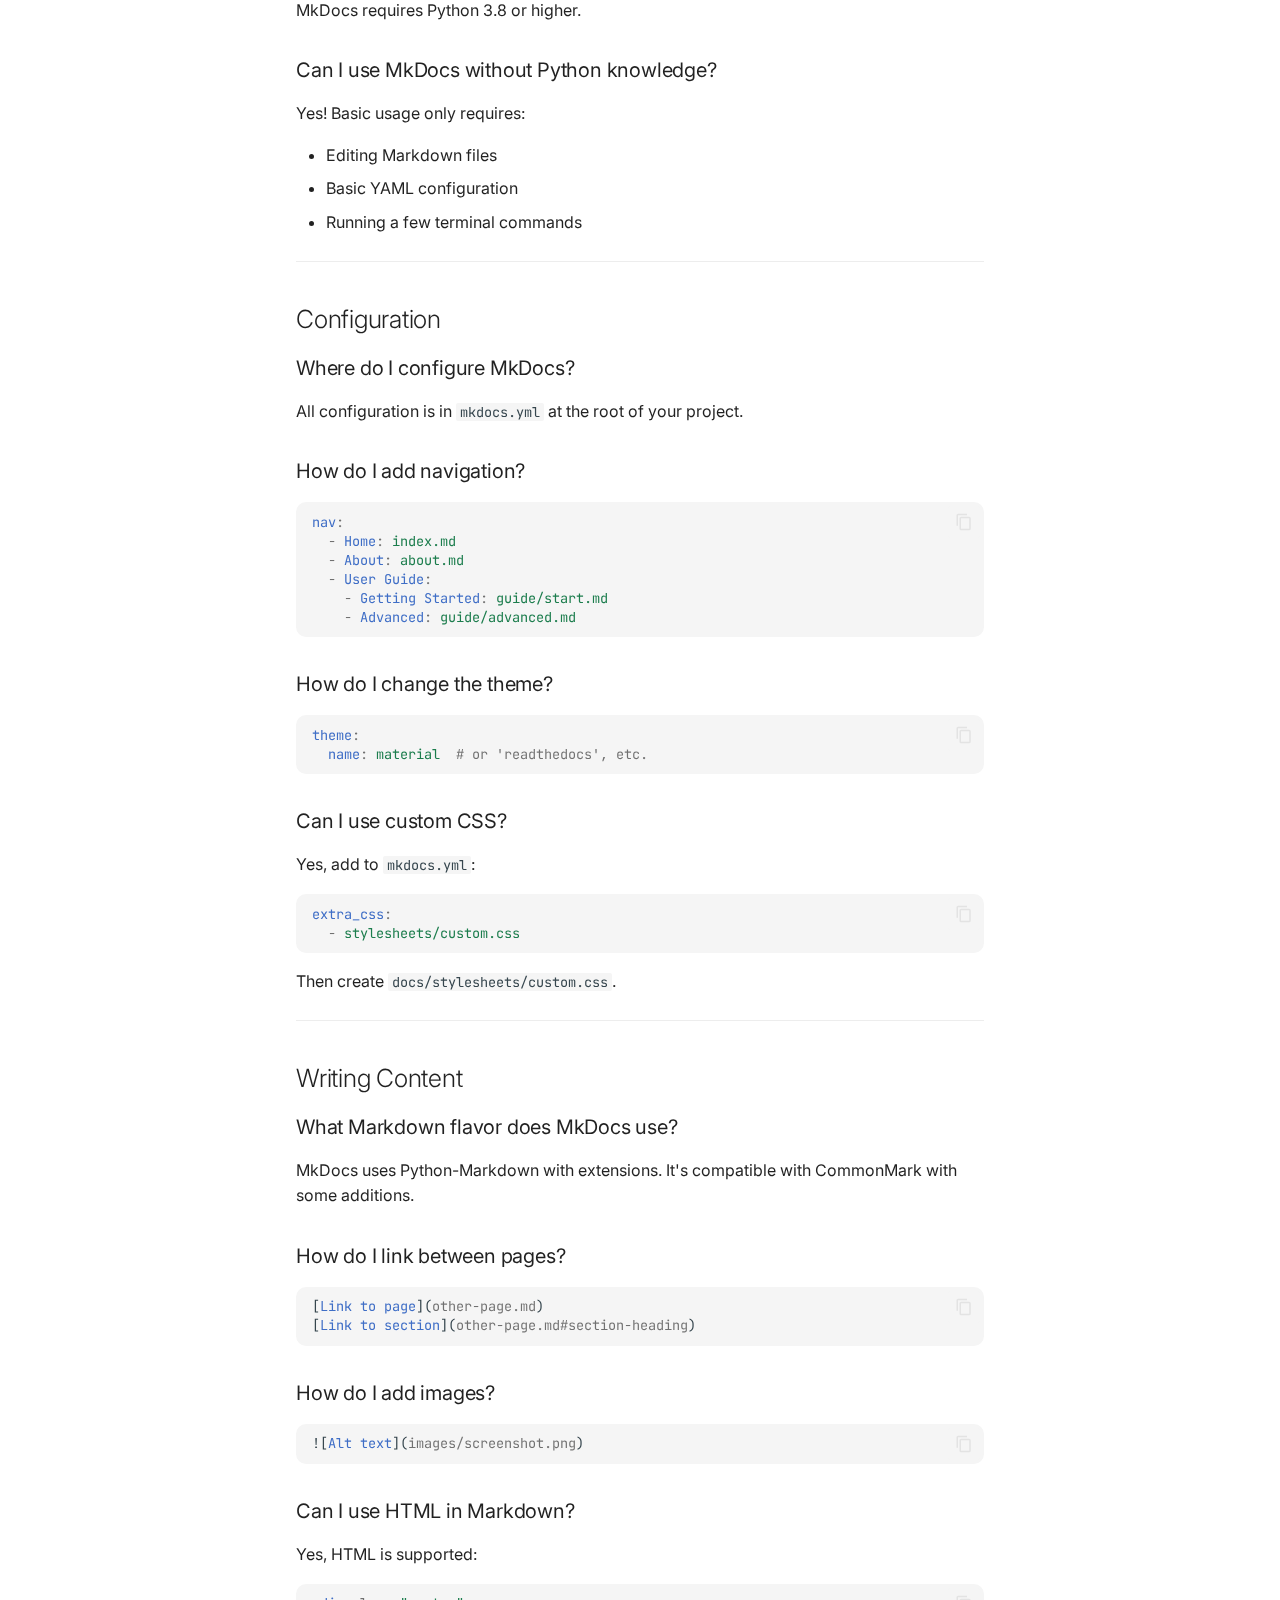
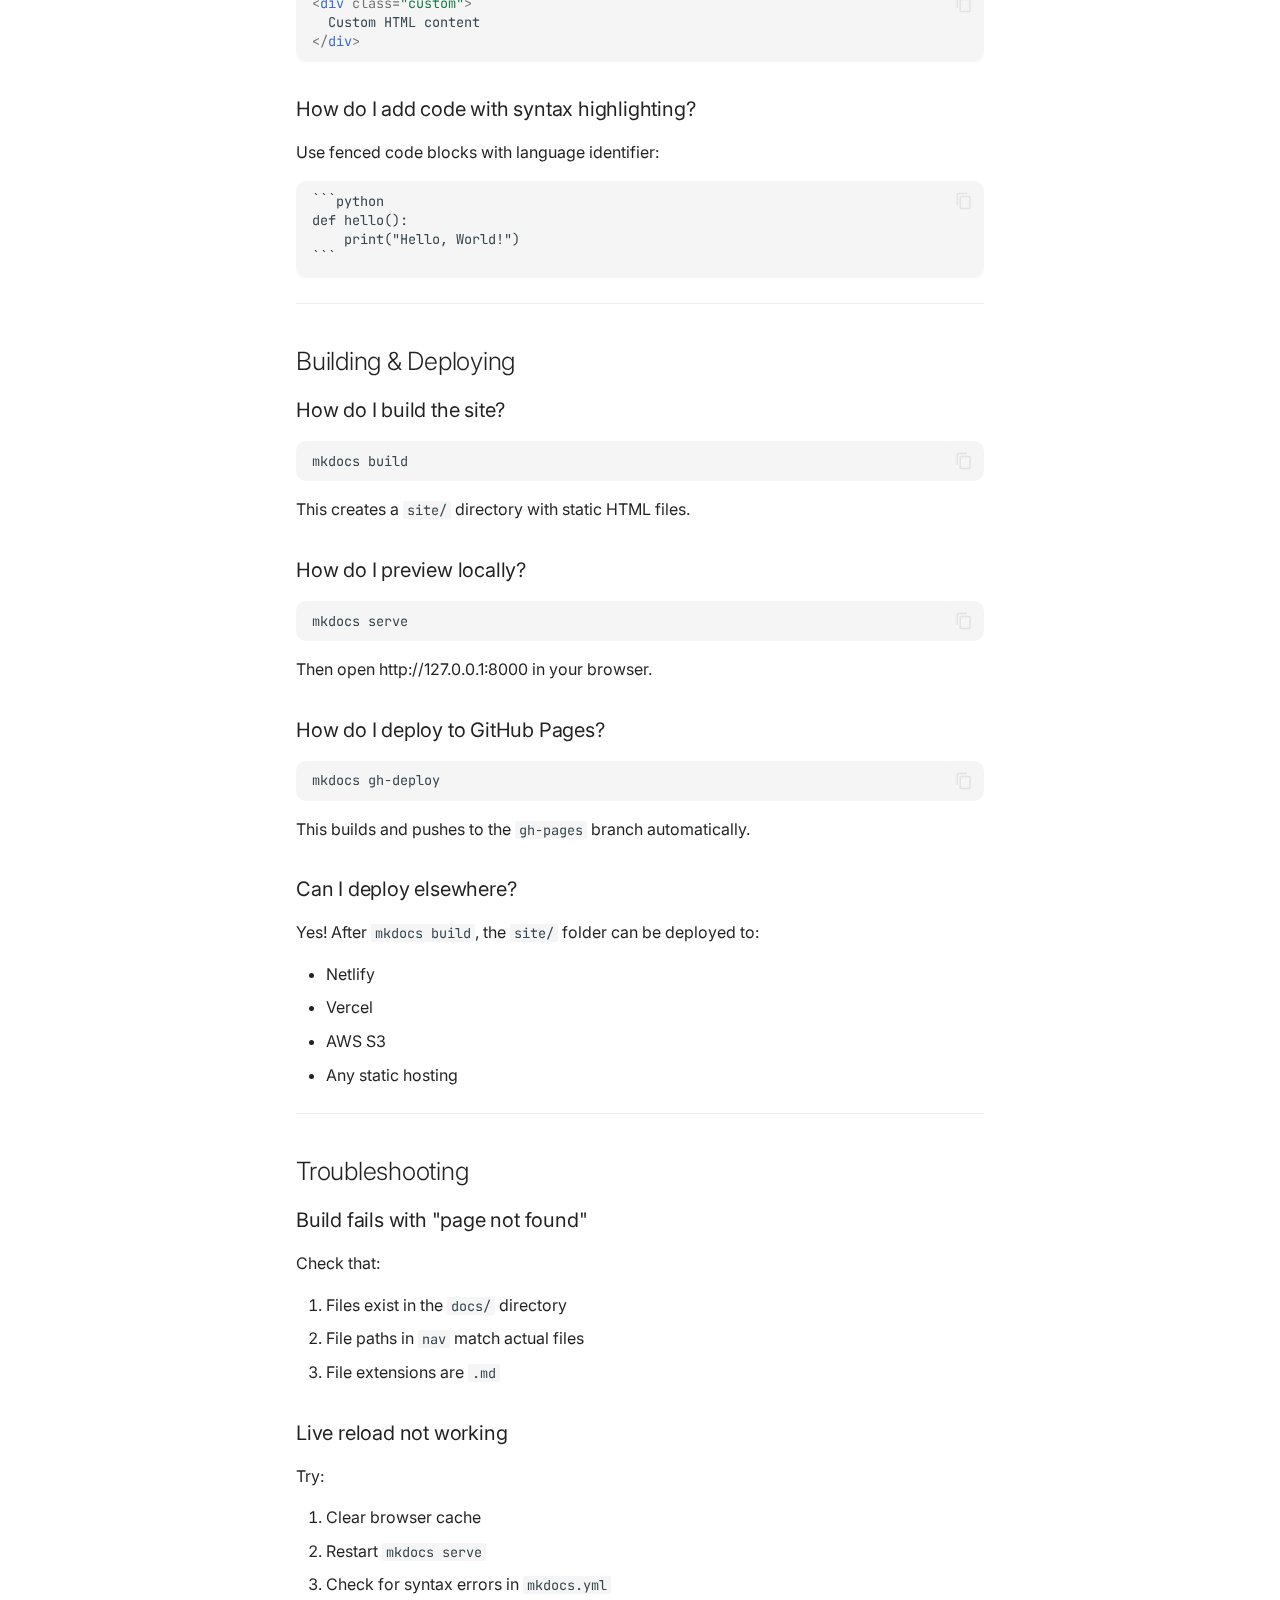
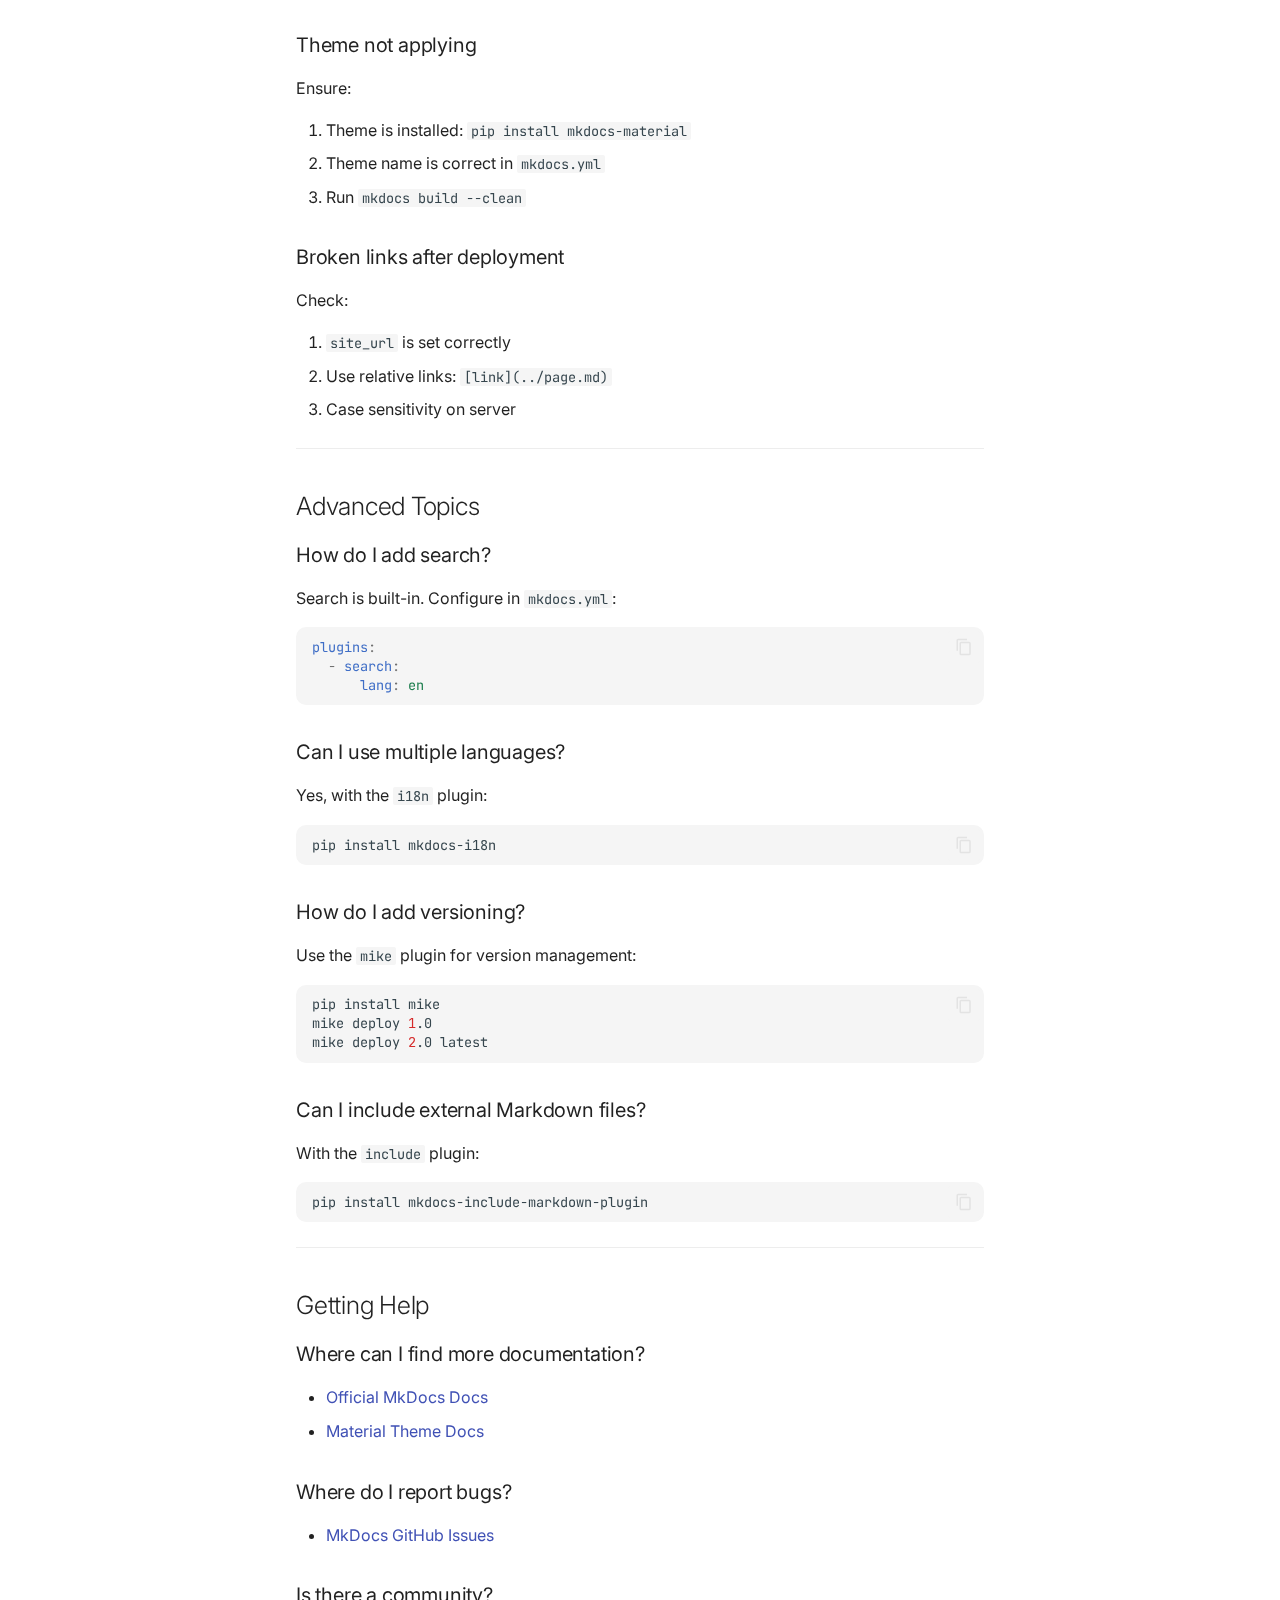
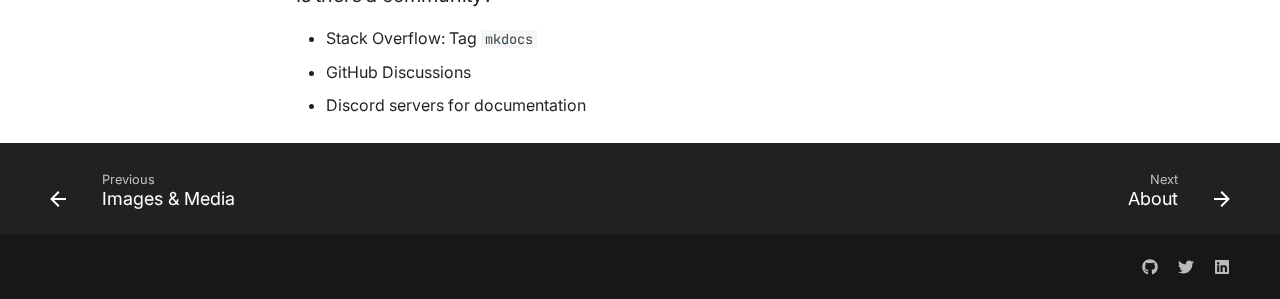
<file: faq/index.html>
<!doctype html>
<html lang="en" class="no-js">
  <head>
    
      <meta charset="utf-8">
      <meta name="viewport" content="width=device-width,initial-scale=1">
      
        <meta name="description" content="A comprehensive documentation example">
      
      
        <meta name="author" content="Your Name">
      
      
      
        <link rel="prev" href="../examples/images-media/">
      
      
        <link rel="next" href="../about/">
      
      
        
      
      
      <link rel="icon" href="../assets/images/favicon.png">
      <meta name="generator" content="mkdocs-1.6.1, mkdocs-material-9.7.1">
    
    
      
        <title>FAQ - Knowledge Base</title>
      
    
    
      <link rel="stylesheet" href="../assets/stylesheets/main.484c7ddc.min.css">
      
        
        <link rel="stylesheet" href="../assets/stylesheets/palette.ab4e12ef.min.css">
      
      


    
    
      
    
    
      
        
        
        <link rel="preconnect" href="https://fonts.gstatic.com" crossorigin>
        <link rel="stylesheet" href="https://fonts.googleapis.com/css?family=Inter:300,300i,400,400i,700,700i%7CJetBrains+Mono:400,400i,700,700i&display=fallback">
        <style>:root{--md-text-font:"Inter";--md-code-font:"JetBrains Mono"}</style>
      
    
    
      <link rel="stylesheet" href="../stylesheets/extra.css">
    
    <script>__md_scope=new URL("..",location),__md_hash=e=>[...e].reduce(((e,_)=>(e<<5)-e+_.charCodeAt(0)),0),__md_get=(e,_=localStorage,t=__md_scope)=>JSON.parse(_.getItem(t.pathname+"."+e)),__md_set=(e,_,t=localStorage,a=__md_scope)=>{try{t.setItem(a.pathname+"."+e,JSON.stringify(_))}catch(e){}}</script>
    
      

    
    
  </head>
  
  
    
    
      
    
    
    
    
    <body dir="ltr" data-md-color-scheme="default" data-md-color-primary="indigo" data-md-color-accent="indigo">
  
    
    <input class="md-toggle" data-md-toggle="drawer" type="checkbox" id="__drawer" autocomplete="off">
    <input class="md-toggle" data-md-toggle="search" type="checkbox" id="__search" autocomplete="off">
    <label class="md-overlay" for="__drawer"></label>
    <div data-md-component="skip">
      
        
        <a href="#frequently-asked-questions" class="md-skip">
          Skip to content
        </a>
      
    </div>
    <div data-md-component="announce">
      
    </div>
    
      <div data-md-color-scheme="default" data-md-component="outdated" hidden>
        
      </div>
    
    
      

  

<header class="md-header md-header--shadow md-header--lifted" data-md-component="header">
  <nav class="md-header__inner md-grid" aria-label="Header">
    <a href=".." title="Knowledge Base" class="md-header__button md-logo" aria-label="Knowledge Base" data-md-component="logo">
      
  
  <svg xmlns="http://www.w3.org/2000/svg" viewBox="0 0 24 24"><path d="M12 8a3 3 0 0 0 3-3 3 3 0 0 0-3-3 3 3 0 0 0-3 3 3 3 0 0 0 3 3m0 3.54C9.64 9.35 6.5 8 3 8v11c3.5 0 6.64 1.35 9 3.54 2.36-2.19 5.5-3.54 9-3.54V8c-3.5 0-6.64 1.35-9 3.54"/></svg>

    </a>
    <label class="md-header__button md-icon" for="__drawer">
      
      <svg xmlns="http://www.w3.org/2000/svg" viewBox="0 0 24 24"><path d="M3 6h18v2H3zm0 5h18v2H3zm0 5h18v2H3z"/></svg>
    </label>
    <div class="md-header__title" data-md-component="header-title">
      <div class="md-header__ellipsis">
        <div class="md-header__topic">
          <span class="md-ellipsis">
            Knowledge Base
          </span>
        </div>
        <div class="md-header__topic" data-md-component="header-topic">
          <span class="md-ellipsis">
            
              FAQ
            
          </span>
        </div>
      </div>
    </div>
    
      
        <form class="md-header__option" data-md-component="palette">
  
    
    
    
    <input class="md-option" data-md-color-media="" data-md-color-scheme="default" data-md-color-primary="indigo" data-md-color-accent="indigo"  aria-label="Switch to dark mode"  type="radio" name="__palette" id="__palette_0">
    
      <label class="md-header__button md-icon" title="Switch to dark mode" for="__palette_1" hidden>
        <svg xmlns="http://www.w3.org/2000/svg" viewBox="0 0 24 24"><path d="M12 8a4 4 0 0 0-4 4 4 4 0 0 0 4 4 4 4 0 0 0 4-4 4 4 0 0 0-4-4m0 10a6 6 0 0 1-6-6 6 6 0 0 1 6-6 6 6 0 0 1 6 6 6 6 0 0 1-6 6m8-9.31V4h-4.69L12 .69 8.69 4H4v4.69L.69 12 4 15.31V20h4.69L12 23.31 15.31 20H20v-4.69L23.31 12z"/></svg>
      </label>
    
  
    
    
    
    <input class="md-option" data-md-color-media="" data-md-color-scheme="slate" data-md-color-primary="indigo" data-md-color-accent="indigo"  aria-label="Switch to light mode"  type="radio" name="__palette" id="__palette_1">
    
      <label class="md-header__button md-icon" title="Switch to light mode" for="__palette_0" hidden>
        <svg xmlns="http://www.w3.org/2000/svg" viewBox="0 0 24 24"><path d="M12 18c-.89 0-1.74-.2-2.5-.55C11.56 16.5 13 14.42 13 12s-1.44-4.5-3.5-5.45C10.26 6.2 11.11 6 12 6a6 6 0 0 1 6 6 6 6 0 0 1-6 6m8-9.31V4h-4.69L12 .69 8.69 4H4v4.69L.69 12 4 15.31V20h4.69L12 23.31 15.31 20H20v-4.69L23.31 12z"/></svg>
      </label>
    
  
</form>
      
    
    
      <script>var palette=__md_get("__palette");if(palette&&palette.color){if("(prefers-color-scheme)"===palette.color.media){var media=matchMedia("(prefers-color-scheme: light)"),input=document.querySelector(media.matches?"[data-md-color-media='(prefers-color-scheme: light)']":"[data-md-color-media='(prefers-color-scheme: dark)']");palette.color.media=input.getAttribute("data-md-color-media"),palette.color.scheme=input.getAttribute("data-md-color-scheme"),palette.color.primary=input.getAttribute("data-md-color-primary"),palette.color.accent=input.getAttribute("data-md-color-accent")}for(var[key,value]of Object.entries(palette.color))document.body.setAttribute("data-md-color-"+key,value)}</script>
    
    
    
      
      
        <label class="md-header__button md-icon" for="__search">
          
          <svg xmlns="http://www.w3.org/2000/svg" viewBox="0 0 24 24"><path d="M9.5 3A6.5 6.5 0 0 1 16 9.5c0 1.61-.59 3.09-1.56 4.23l.27.27h.79l5 5-1.5 1.5-5-5v-.79l-.27-.27A6.52 6.52 0 0 1 9.5 16 6.5 6.5 0 0 1 3 9.5 6.5 6.5 0 0 1 9.5 3m0 2C7 5 5 7 5 9.5S7 14 9.5 14 14 12 14 9.5 12 5 9.5 5"/></svg>
        </label>
        <div class="md-search" data-md-component="search" role="dialog">
  <label class="md-search__overlay" for="__search"></label>
  <div class="md-search__inner" role="search">
    <form class="md-search__form" name="search">
      <input type="text" class="md-search__input" name="query" aria-label="Search" placeholder="Search" autocapitalize="off" autocorrect="off" autocomplete="off" spellcheck="false" data-md-component="search-query" required>
      <label class="md-search__icon md-icon" for="__search">
        
        <svg xmlns="http://www.w3.org/2000/svg" viewBox="0 0 24 24"><path d="M9.5 3A6.5 6.5 0 0 1 16 9.5c0 1.61-.59 3.09-1.56 4.23l.27.27h.79l5 5-1.5 1.5-5-5v-.79l-.27-.27A6.52 6.52 0 0 1 9.5 16 6.5 6.5 0 0 1 3 9.5 6.5 6.5 0 0 1 9.5 3m0 2C7 5 5 7 5 9.5S7 14 9.5 14 14 12 14 9.5 12 5 9.5 5"/></svg>
        
        <svg xmlns="http://www.w3.org/2000/svg" viewBox="0 0 24 24"><path d="M20 11v2H8l5.5 5.5-1.42 1.42L4.16 12l7.92-7.92L13.5 5.5 8 11z"/></svg>
      </label>
      <nav class="md-search__options" aria-label="Search">
        
          <a href="javascript:void(0)" class="md-search__icon md-icon" title="Share" aria-label="Share" data-clipboard data-clipboard-text="" data-md-component="search-share" tabindex="-1">
            
            <svg xmlns="http://www.w3.org/2000/svg" viewBox="0 0 24 24"><path d="M18 16.08c-.76 0-1.44.3-1.96.77L8.91 12.7c.05-.23.09-.46.09-.7s-.04-.47-.09-.7l7.05-4.11c.54.5 1.25.81 2.04.81a3 3 0 0 0 3-3 3 3 0 0 0-3-3 3 3 0 0 0-3 3c0 .24.04.47.09.7L8.04 9.81C7.5 9.31 6.79 9 6 9a3 3 0 0 0-3 3 3 3 0 0 0 3 3c.79 0 1.5-.31 2.04-.81l7.12 4.15c-.05.21-.08.43-.08.66 0 1.61 1.31 2.91 2.92 2.91s2.92-1.3 2.92-2.91A2.92 2.92 0 0 0 18 16.08"/></svg>
          </a>
        
        <button type="reset" class="md-search__icon md-icon" title="Clear" aria-label="Clear" tabindex="-1">
          
          <svg xmlns="http://www.w3.org/2000/svg" viewBox="0 0 24 24"><path d="M19 6.41 17.59 5 12 10.59 6.41 5 5 6.41 10.59 12 5 17.59 6.41 19 12 13.41 17.59 19 19 17.59 13.41 12z"/></svg>
        </button>
      </nav>
      
        <div class="md-search__suggest" data-md-component="search-suggest"></div>
      
    </form>
    <div class="md-search__output">
      <div class="md-search__scrollwrap" tabindex="0" data-md-scrollfix>
        <div class="md-search-result" data-md-component="search-result">
          <div class="md-search-result__meta">
            Initializing search
          </div>
          <ol class="md-search-result__list" role="presentation"></ol>
        </div>
      </div>
    </div>
  </div>
</div>
      
    
    
  </nav>
  
    
      
<nav class="md-tabs" aria-label="Tabs" data-md-component="tabs">
  <div class="md-grid">
    <ul class="md-tabs__list">
      
        
  
  
  
  
    <li class="md-tabs__item">
      <a href=".." class="md-tabs__link">
        
  
  
    
  
  Home

      </a>
    </li>
  

      
        
  
  
  
  
    
    
      <li class="md-tabs__item">
        <a href="../getting-started/installation/" class="md-tabs__link">
          
  
  
  Getting Started

        </a>
      </li>
    
  

      
        
  
  
  
  
    
    
      <li class="md-tabs__item">
        <a href="../user-guide/markdown-basics/" class="md-tabs__link">
          
  
  
  User Guide

        </a>
      </li>
    
  

      
        
  
  
  
  
    
    
      <li class="md-tabs__item">
        <a href="../api/overview/" class="md-tabs__link">
          
  
  
  API Reference

        </a>
      </li>
    
  

      
        
  
  
  
  
    
    
      <li class="md-tabs__item">
        <a href="../examples/tables-lists/" class="md-tabs__link">
          
  
  
  Examples

        </a>
      </li>
    
  

      
        
  
  
  
    
  
  
    <li class="md-tabs__item md-tabs__item--active">
      <a href="./" class="md-tabs__link">
        
  
  
    
  
  FAQ

      </a>
    </li>
  

      
        
  
  
  
  
    <li class="md-tabs__item">
      <a href="../about/" class="md-tabs__link">
        
  
  
    
  
  About

      </a>
    </li>
  

      
    </ul>
  </div>
</nav>
    
  
</header>
    
    <div class="md-container" data-md-component="container">
      
      
        
      
      <main class="md-main" data-md-component="main">
        <div class="md-main__inner md-grid">
          
            
              
              <div class="md-sidebar md-sidebar--primary" data-md-component="sidebar" data-md-type="navigation" >
                <div class="md-sidebar__scrollwrap">
                  <div class="md-sidebar__inner">
                    


  


<nav class="md-nav md-nav--primary md-nav--lifted" aria-label="Navigation" data-md-level="0">
  <label class="md-nav__title" for="__drawer">
    <a href=".." title="Knowledge Base" class="md-nav__button md-logo" aria-label="Knowledge Base" data-md-component="logo">
      
  
  <svg xmlns="http://www.w3.org/2000/svg" viewBox="0 0 24 24"><path d="M12 8a3 3 0 0 0 3-3 3 3 0 0 0-3-3 3 3 0 0 0-3 3 3 3 0 0 0 3 3m0 3.54C9.64 9.35 6.5 8 3 8v11c3.5 0 6.64 1.35 9 3.54 2.36-2.19 5.5-3.54 9-3.54V8c-3.5 0-6.64 1.35-9 3.54"/></svg>

    </a>
    Knowledge Base
  </label>
  
  <ul class="md-nav__list" data-md-scrollfix>
    
      
      
  
  
  
  
    <li class="md-nav__item">
      <a href=".." class="md-nav__link">
        
  
  
  <span class="md-ellipsis">
    
  
    Home
  

    
  </span>
  
  

      </a>
    </li>
  

    
      
      
  
  
  
  
    
    
    
    
      
      
        
      
    
    
    <li class="md-nav__item md-nav__item--nested">
      
        
        
          
        
        <input class="md-nav__toggle md-toggle md-toggle--indeterminate" type="checkbox" id="__nav_2" >
        
          
          <label class="md-nav__link" for="__nav_2" id="__nav_2_label" tabindex="0">
            
  
  
  <span class="md-ellipsis">
    
  
    Getting Started
  

    
  </span>
  
  

            <span class="md-nav__icon md-icon"></span>
          </label>
        
        <nav class="md-nav" data-md-level="1" aria-labelledby="__nav_2_label" aria-expanded="false">
          <label class="md-nav__title" for="__nav_2">
            <span class="md-nav__icon md-icon"></span>
            
  
    Getting Started
  

          </label>
          <ul class="md-nav__list" data-md-scrollfix>
            
              
                
  
  
  
  
    <li class="md-nav__item">
      <a href="../getting-started/installation/" class="md-nav__link">
        
  
  
  <span class="md-ellipsis">
    
  
    Installation
  

    
  </span>
  
  

      </a>
    </li>
  

              
            
              
                
  
  
  
  
    <li class="md-nav__item">
      <a href="../getting-started/quickstart/" class="md-nav__link">
        
  
  
  <span class="md-ellipsis">
    
  
    Quick Start
  

    
  </span>
  
  

      </a>
    </li>
  

              
            
              
                
  
  
  
  
    <li class="md-nav__item">
      <a href="../getting-started/configuration/" class="md-nav__link">
        
  
  
  <span class="md-ellipsis">
    
  
    Configuration
  

    
  </span>
  
  

      </a>
    </li>
  

              
            
          </ul>
        </nav>
      
    </li>
  

    
      
      
  
  
  
  
    
    
    
    
      
      
        
      
    
    
    <li class="md-nav__item md-nav__item--nested">
      
        
        
          
        
        <input class="md-nav__toggle md-toggle md-toggle--indeterminate" type="checkbox" id="__nav_3" >
        
          
          <label class="md-nav__link" for="__nav_3" id="__nav_3_label" tabindex="0">
            
  
  
  <span class="md-ellipsis">
    
  
    User Guide
  

    
  </span>
  
  

            <span class="md-nav__icon md-icon"></span>
          </label>
        
        <nav class="md-nav" data-md-level="1" aria-labelledby="__nav_3_label" aria-expanded="false">
          <label class="md-nav__title" for="__nav_3">
            <span class="md-nav__icon md-icon"></span>
            
  
    User Guide
  

          </label>
          <ul class="md-nav__list" data-md-scrollfix>
            
              
                
  
  
  
  
    <li class="md-nav__item">
      <a href="../user-guide/markdown-basics/" class="md-nav__link">
        
  
  
  <span class="md-ellipsis">
    
  
    Markdown Basics
  

    
  </span>
  
  

      </a>
    </li>
  

              
            
              
                
  
  
  
  
    <li class="md-nav__item">
      <a href="../user-guide/advanced-formatting/" class="md-nav__link">
        
  
  
  <span class="md-ellipsis">
    
  
    Advanced Formatting
  

    
  </span>
  
  

      </a>
    </li>
  

              
            
              
                
  
  
  
  
    <li class="md-nav__item">
      <a href="../user-guide/code-examples/" class="md-nav__link">
        
  
  
  <span class="md-ellipsis">
    
  
    Code Examples
  

    
  </span>
  
  

      </a>
    </li>
  

              
            
          </ul>
        </nav>
      
    </li>
  

    
      
      
  
  
  
  
    
    
    
    
      
      
        
      
    
    
    <li class="md-nav__item md-nav__item--nested">
      
        
        
          
        
        <input class="md-nav__toggle md-toggle md-toggle--indeterminate" type="checkbox" id="__nav_4" >
        
          
          <label class="md-nav__link" for="__nav_4" id="__nav_4_label" tabindex="0">
            
  
  
  <span class="md-ellipsis">
    
  
    API Reference
  

    
  </span>
  
  

            <span class="md-nav__icon md-icon"></span>
          </label>
        
        <nav class="md-nav" data-md-level="1" aria-labelledby="__nav_4_label" aria-expanded="false">
          <label class="md-nav__title" for="__nav_4">
            <span class="md-nav__icon md-icon"></span>
            
  
    API Reference
  

          </label>
          <ul class="md-nav__list" data-md-scrollfix>
            
              
                
  
  
  
  
    <li class="md-nav__item">
      <a href="../api/overview/" class="md-nav__link">
        
  
  
  <span class="md-ellipsis">
    
  
    Overview
  

    
  </span>
  
  

      </a>
    </li>
  

              
            
              
                
  
  
  
  
    <li class="md-nav__item">
      <a href="../api/endpoints/" class="md-nav__link">
        
  
  
  <span class="md-ellipsis">
    
  
    Endpoints
  

    
  </span>
  
  

      </a>
    </li>
  

              
            
          </ul>
        </nav>
      
    </li>
  

    
      
      
  
  
  
  
    
    
    
    
      
      
        
      
    
    
    <li class="md-nav__item md-nav__item--nested">
      
        
        
          
        
        <input class="md-nav__toggle md-toggle md-toggle--indeterminate" type="checkbox" id="__nav_5" >
        
          
          <label class="md-nav__link" for="__nav_5" id="__nav_5_label" tabindex="0">
            
  
  
  <span class="md-ellipsis">
    
  
    Examples
  

    
  </span>
  
  

            <span class="md-nav__icon md-icon"></span>
          </label>
        
        <nav class="md-nav" data-md-level="1" aria-labelledby="__nav_5_label" aria-expanded="false">
          <label class="md-nav__title" for="__nav_5">
            <span class="md-nav__icon md-icon"></span>
            
  
    Examples
  

          </label>
          <ul class="md-nav__list" data-md-scrollfix>
            
              
                
  
  
  
  
    <li class="md-nav__item">
      <a href="../examples/tables-lists/" class="md-nav__link">
        
  
  
  <span class="md-ellipsis">
    
  
    Tables & Lists
  

    
  </span>
  
  

      </a>
    </li>
  

              
            
              
                
  
  
  
  
    <li class="md-nav__item">
      <a href="../examples/images-media/" class="md-nav__link">
        
  
  
  <span class="md-ellipsis">
    
  
    Images & Media
  

    
  </span>
  
  

      </a>
    </li>
  

              
            
          </ul>
        </nav>
      
    </li>
  

    
      
      
  
  
    
  
  
  
    <li class="md-nav__item md-nav__item--active">
      
      <input class="md-nav__toggle md-toggle" type="checkbox" id="__toc">
      
      
        
      
      
        <label class="md-nav__link md-nav__link--active" for="__toc">
          
  
  
  <span class="md-ellipsis">
    
  
    FAQ
  

    
  </span>
  
  

          <span class="md-nav__icon md-icon"></span>
        </label>
      
      <a href="./" class="md-nav__link md-nav__link--active">
        
  
  
  <span class="md-ellipsis">
    
  
    FAQ
  

    
  </span>
  
  

      </a>
      
        

<nav class="md-nav md-nav--secondary" aria-label="Table of contents">
  
  
  
    
  
  
    <label class="md-nav__title" for="__toc">
      <span class="md-nav__icon md-icon"></span>
      Table of contents
    </label>
    <ul class="md-nav__list" data-md-component="toc" data-md-scrollfix>
      
        <li class="md-nav__item">
  <a href="#general-questions" class="md-nav__link">
    <span class="md-ellipsis">
      
        General Questions
      
    </span>
  </a>
  
    <nav class="md-nav" aria-label="General Questions">
      <ul class="md-nav__list">
        
          <li class="md-nav__item">
  <a href="#what-is-mkdocs" class="md-nav__link">
    <span class="md-ellipsis">
      
        What is MkDocs?
      
    </span>
  </a>
  
</li>
        
          <li class="md-nav__item">
  <a href="#why-use-mkdocs-over-other-documentation-tools" class="md-nav__link">
    <span class="md-ellipsis">
      
        Why use MkDocs over other documentation tools?
      
    </span>
  </a>
  
</li>
        
          <li class="md-nav__item">
  <a href="#what-are-the-alternatives" class="md-nav__link">
    <span class="md-ellipsis">
      
        What are the alternatives?
      
    </span>
  </a>
  
</li>
        
      </ul>
    </nav>
  
</li>
      
        <li class="md-nav__item">
  <a href="#installation-setup" class="md-nav__link">
    <span class="md-ellipsis">
      
        Installation &amp; Setup
      
    </span>
  </a>
  
    <nav class="md-nav" aria-label="Installation &amp; Setup">
      <ul class="md-nav__list">
        
          <li class="md-nav__item">
  <a href="#how-do-i-install-mkdocs" class="md-nav__link">
    <span class="md-ellipsis">
      
        How do I install MkDocs?
      
    </span>
  </a>
  
</li>
        
          <li class="md-nav__item">
  <a href="#what-python-version-is-required" class="md-nav__link">
    <span class="md-ellipsis">
      
        What Python version is required?
      
    </span>
  </a>
  
</li>
        
          <li class="md-nav__item">
  <a href="#can-i-use-mkdocs-without-python-knowledge" class="md-nav__link">
    <span class="md-ellipsis">
      
        Can I use MkDocs without Python knowledge?
      
    </span>
  </a>
  
</li>
        
      </ul>
    </nav>
  
</li>
      
        <li class="md-nav__item">
  <a href="#configuration" class="md-nav__link">
    <span class="md-ellipsis">
      
        Configuration
      
    </span>
  </a>
  
    <nav class="md-nav" aria-label="Configuration">
      <ul class="md-nav__list">
        
          <li class="md-nav__item">
  <a href="#where-do-i-configure-mkdocs" class="md-nav__link">
    <span class="md-ellipsis">
      
        Where do I configure MkDocs?
      
    </span>
  </a>
  
</li>
        
          <li class="md-nav__item">
  <a href="#how-do-i-add-navigation" class="md-nav__link">
    <span class="md-ellipsis">
      
        How do I add navigation?
      
    </span>
  </a>
  
</li>
        
          <li class="md-nav__item">
  <a href="#how-do-i-change-the-theme" class="md-nav__link">
    <span class="md-ellipsis">
      
        How do I change the theme?
      
    </span>
  </a>
  
</li>
        
          <li class="md-nav__item">
  <a href="#can-i-use-custom-css" class="md-nav__link">
    <span class="md-ellipsis">
      
        Can I use custom CSS?
      
    </span>
  </a>
  
</li>
        
      </ul>
    </nav>
  
</li>
      
        <li class="md-nav__item">
  <a href="#writing-content" class="md-nav__link">
    <span class="md-ellipsis">
      
        Writing Content
      
    </span>
  </a>
  
    <nav class="md-nav" aria-label="Writing Content">
      <ul class="md-nav__list">
        
          <li class="md-nav__item">
  <a href="#what-markdown-flavor-does-mkdocs-use" class="md-nav__link">
    <span class="md-ellipsis">
      
        What Markdown flavor does MkDocs use?
      
    </span>
  </a>
  
</li>
        
          <li class="md-nav__item">
  <a href="#how-do-i-link-between-pages" class="md-nav__link">
    <span class="md-ellipsis">
      
        How do I link between pages?
      
    </span>
  </a>
  
</li>
        
          <li class="md-nav__item">
  <a href="#how-do-i-add-images" class="md-nav__link">
    <span class="md-ellipsis">
      
        How do I add images?
      
    </span>
  </a>
  
</li>
        
          <li class="md-nav__item">
  <a href="#can-i-use-html-in-markdown" class="md-nav__link">
    <span class="md-ellipsis">
      
        Can I use HTML in Markdown?
      
    </span>
  </a>
  
</li>
        
          <li class="md-nav__item">
  <a href="#how-do-i-add-code-with-syntax-highlighting" class="md-nav__link">
    <span class="md-ellipsis">
      
        How do I add code with syntax highlighting?
      
    </span>
  </a>
  
</li>
        
      </ul>
    </nav>
  
</li>
      
        <li class="md-nav__item">
  <a href="#building-deploying" class="md-nav__link">
    <span class="md-ellipsis">
      
        Building &amp; Deploying
      
    </span>
  </a>
  
    <nav class="md-nav" aria-label="Building &amp; Deploying">
      <ul class="md-nav__list">
        
          <li class="md-nav__item">
  <a href="#how-do-i-build-the-site" class="md-nav__link">
    <span class="md-ellipsis">
      
        How do I build the site?
      
    </span>
  </a>
  
</li>
        
          <li class="md-nav__item">
  <a href="#how-do-i-preview-locally" class="md-nav__link">
    <span class="md-ellipsis">
      
        How do I preview locally?
      
    </span>
  </a>
  
</li>
        
          <li class="md-nav__item">
  <a href="#how-do-i-deploy-to-github-pages" class="md-nav__link">
    <span class="md-ellipsis">
      
        How do I deploy to GitHub Pages?
      
    </span>
  </a>
  
</li>
        
          <li class="md-nav__item">
  <a href="#can-i-deploy-elsewhere" class="md-nav__link">
    <span class="md-ellipsis">
      
        Can I deploy elsewhere?
      
    </span>
  </a>
  
</li>
        
      </ul>
    </nav>
  
</li>
      
        <li class="md-nav__item">
  <a href="#troubleshooting" class="md-nav__link">
    <span class="md-ellipsis">
      
        Troubleshooting
      
    </span>
  </a>
  
    <nav class="md-nav" aria-label="Troubleshooting">
      <ul class="md-nav__list">
        
          <li class="md-nav__item">
  <a href="#build-fails-with-page-not-found" class="md-nav__link">
    <span class="md-ellipsis">
      
        Build fails with "page not found"
      
    </span>
  </a>
  
</li>
        
          <li class="md-nav__item">
  <a href="#live-reload-not-working" class="md-nav__link">
    <span class="md-ellipsis">
      
        Live reload not working
      
    </span>
  </a>
  
</li>
        
          <li class="md-nav__item">
  <a href="#theme-not-applying" class="md-nav__link">
    <span class="md-ellipsis">
      
        Theme not applying
      
    </span>
  </a>
  
</li>
        
          <li class="md-nav__item">
  <a href="#broken-links-after-deployment" class="md-nav__link">
    <span class="md-ellipsis">
      
        Broken links after deployment
      
    </span>
  </a>
  
</li>
        
      </ul>
    </nav>
  
</li>
      
        <li class="md-nav__item">
  <a href="#advanced-topics" class="md-nav__link">
    <span class="md-ellipsis">
      
        Advanced Topics
      
    </span>
  </a>
  
    <nav class="md-nav" aria-label="Advanced Topics">
      <ul class="md-nav__list">
        
          <li class="md-nav__item">
  <a href="#how-do-i-add-search" class="md-nav__link">
    <span class="md-ellipsis">
      
        How do I add search?
      
    </span>
  </a>
  
</li>
        
          <li class="md-nav__item">
  <a href="#can-i-use-multiple-languages" class="md-nav__link">
    <span class="md-ellipsis">
      
        Can I use multiple languages?
      
    </span>
  </a>
  
</li>
        
          <li class="md-nav__item">
  <a href="#how-do-i-add-versioning" class="md-nav__link">
    <span class="md-ellipsis">
      
        How do I add versioning?
      
    </span>
  </a>
  
</li>
        
          <li class="md-nav__item">
  <a href="#can-i-include-external-markdown-files" class="md-nav__link">
    <span class="md-ellipsis">
      
        Can I include external Markdown files?
      
    </span>
  </a>
  
</li>
        
      </ul>
    </nav>
  
</li>
      
        <li class="md-nav__item">
  <a href="#getting-help" class="md-nav__link">
    <span class="md-ellipsis">
      
        Getting Help
      
    </span>
  </a>
  
    <nav class="md-nav" aria-label="Getting Help">
      <ul class="md-nav__list">
        
          <li class="md-nav__item">
  <a href="#where-can-i-find-more-documentation" class="md-nav__link">
    <span class="md-ellipsis">
      
        Where can I find more documentation?
      
    </span>
  </a>
  
</li>
        
          <li class="md-nav__item">
  <a href="#where-do-i-report-bugs" class="md-nav__link">
    <span class="md-ellipsis">
      
        Where do I report bugs?
      
    </span>
  </a>
  
</li>
        
          <li class="md-nav__item">
  <a href="#is-there-a-community" class="md-nav__link">
    <span class="md-ellipsis">
      
        Is there a community?
      
    </span>
  </a>
  
</li>
        
      </ul>
    </nav>
  
</li>
      
    </ul>
  
</nav>
      
    </li>
  

    
      
      
  
  
  
  
    <li class="md-nav__item">
      <a href="../about/" class="md-nav__link">
        
  
  
  <span class="md-ellipsis">
    
  
    About
  

    
  </span>
  
  

      </a>
    </li>
  

    
  </ul>
</nav>
                  </div>
                </div>
              </div>
            
            
              
              <div class="md-sidebar md-sidebar--secondary" data-md-component="sidebar" data-md-type="toc" >
                <div class="md-sidebar__scrollwrap">
                  <div class="md-sidebar__inner">
                    

<nav class="md-nav md-nav--secondary" aria-label="Table of contents">
  
  
  
    
  
  
    <label class="md-nav__title" for="__toc">
      <span class="md-nav__icon md-icon"></span>
      Table of contents
    </label>
    <ul class="md-nav__list" data-md-component="toc" data-md-scrollfix>
      
        <li class="md-nav__item">
  <a href="#general-questions" class="md-nav__link">
    <span class="md-ellipsis">
      
        General Questions
      
    </span>
  </a>
  
    <nav class="md-nav" aria-label="General Questions">
      <ul class="md-nav__list">
        
          <li class="md-nav__item">
  <a href="#what-is-mkdocs" class="md-nav__link">
    <span class="md-ellipsis">
      
        What is MkDocs?
      
    </span>
  </a>
  
</li>
        
          <li class="md-nav__item">
  <a href="#why-use-mkdocs-over-other-documentation-tools" class="md-nav__link">
    <span class="md-ellipsis">
      
        Why use MkDocs over other documentation tools?
      
    </span>
  </a>
  
</li>
        
          <li class="md-nav__item">
  <a href="#what-are-the-alternatives" class="md-nav__link">
    <span class="md-ellipsis">
      
        What are the alternatives?
      
    </span>
  </a>
  
</li>
        
      </ul>
    </nav>
  
</li>
      
        <li class="md-nav__item">
  <a href="#installation-setup" class="md-nav__link">
    <span class="md-ellipsis">
      
        Installation &amp; Setup
      
    </span>
  </a>
  
    <nav class="md-nav" aria-label="Installation &amp; Setup">
      <ul class="md-nav__list">
        
          <li class="md-nav__item">
  <a href="#how-do-i-install-mkdocs" class="md-nav__link">
    <span class="md-ellipsis">
      
        How do I install MkDocs?
      
    </span>
  </a>
  
</li>
        
          <li class="md-nav__item">
  <a href="#what-python-version-is-required" class="md-nav__link">
    <span class="md-ellipsis">
      
        What Python version is required?
      
    </span>
  </a>
  
</li>
        
          <li class="md-nav__item">
  <a href="#can-i-use-mkdocs-without-python-knowledge" class="md-nav__link">
    <span class="md-ellipsis">
      
        Can I use MkDocs without Python knowledge?
      
    </span>
  </a>
  
</li>
        
      </ul>
    </nav>
  
</li>
      
        <li class="md-nav__item">
  <a href="#configuration" class="md-nav__link">
    <span class="md-ellipsis">
      
        Configuration
      
    </span>
  </a>
  
    <nav class="md-nav" aria-label="Configuration">
      <ul class="md-nav__list">
        
          <li class="md-nav__item">
  <a href="#where-do-i-configure-mkdocs" class="md-nav__link">
    <span class="md-ellipsis">
      
        Where do I configure MkDocs?
      
    </span>
  </a>
  
</li>
        
          <li class="md-nav__item">
  <a href="#how-do-i-add-navigation" class="md-nav__link">
    <span class="md-ellipsis">
      
        How do I add navigation?
      
    </span>
  </a>
  
</li>
        
          <li class="md-nav__item">
  <a href="#how-do-i-change-the-theme" class="md-nav__link">
    <span class="md-ellipsis">
      
        How do I change the theme?
      
    </span>
  </a>
  
</li>
        
          <li class="md-nav__item">
  <a href="#can-i-use-custom-css" class="md-nav__link">
    <span class="md-ellipsis">
      
        Can I use custom CSS?
      
    </span>
  </a>
  
</li>
        
      </ul>
    </nav>
  
</li>
      
        <li class="md-nav__item">
  <a href="#writing-content" class="md-nav__link">
    <span class="md-ellipsis">
      
        Writing Content
      
    </span>
  </a>
  
    <nav class="md-nav" aria-label="Writing Content">
      <ul class="md-nav__list">
        
          <li class="md-nav__item">
  <a href="#what-markdown-flavor-does-mkdocs-use" class="md-nav__link">
    <span class="md-ellipsis">
      
        What Markdown flavor does MkDocs use?
      
    </span>
  </a>
  
</li>
        
          <li class="md-nav__item">
  <a href="#how-do-i-link-between-pages" class="md-nav__link">
    <span class="md-ellipsis">
      
        How do I link between pages?
      
    </span>
  </a>
  
</li>
        
          <li class="md-nav__item">
  <a href="#how-do-i-add-images" class="md-nav__link">
    <span class="md-ellipsis">
      
        How do I add images?
      
    </span>
  </a>
  
</li>
        
          <li class="md-nav__item">
  <a href="#can-i-use-html-in-markdown" class="md-nav__link">
    <span class="md-ellipsis">
      
        Can I use HTML in Markdown?
      
    </span>
  </a>
  
</li>
        
          <li class="md-nav__item">
  <a href="#how-do-i-add-code-with-syntax-highlighting" class="md-nav__link">
    <span class="md-ellipsis">
      
        How do I add code with syntax highlighting?
      
    </span>
  </a>
  
</li>
        
      </ul>
    </nav>
  
</li>
      
        <li class="md-nav__item">
  <a href="#building-deploying" class="md-nav__link">
    <span class="md-ellipsis">
      
        Building &amp; Deploying
      
    </span>
  </a>
  
    <nav class="md-nav" aria-label="Building &amp; Deploying">
      <ul class="md-nav__list">
        
          <li class="md-nav__item">
  <a href="#how-do-i-build-the-site" class="md-nav__link">
    <span class="md-ellipsis">
      
        How do I build the site?
      
    </span>
  </a>
  
</li>
        
          <li class="md-nav__item">
  <a href="#how-do-i-preview-locally" class="md-nav__link">
    <span class="md-ellipsis">
      
        How do I preview locally?
      
    </span>
  </a>
  
</li>
        
          <li class="md-nav__item">
  <a href="#how-do-i-deploy-to-github-pages" class="md-nav__link">
    <span class="md-ellipsis">
      
        How do I deploy to GitHub Pages?
      
    </span>
  </a>
  
</li>
        
          <li class="md-nav__item">
  <a href="#can-i-deploy-elsewhere" class="md-nav__link">
    <span class="md-ellipsis">
      
        Can I deploy elsewhere?
      
    </span>
  </a>
  
</li>
        
      </ul>
    </nav>
  
</li>
      
        <li class="md-nav__item">
  <a href="#troubleshooting" class="md-nav__link">
    <span class="md-ellipsis">
      
        Troubleshooting
      
    </span>
  </a>
  
    <nav class="md-nav" aria-label="Troubleshooting">
      <ul class="md-nav__list">
        
          <li class="md-nav__item">
  <a href="#build-fails-with-page-not-found" class="md-nav__link">
    <span class="md-ellipsis">
      
        Build fails with "page not found"
      
    </span>
  </a>
  
</li>
        
          <li class="md-nav__item">
  <a href="#live-reload-not-working" class="md-nav__link">
    <span class="md-ellipsis">
      
        Live reload not working
      
    </span>
  </a>
  
</li>
        
          <li class="md-nav__item">
  <a href="#theme-not-applying" class="md-nav__link">
    <span class="md-ellipsis">
      
        Theme not applying
      
    </span>
  </a>
  
</li>
        
          <li class="md-nav__item">
  <a href="#broken-links-after-deployment" class="md-nav__link">
    <span class="md-ellipsis">
      
        Broken links after deployment
      
    </span>
  </a>
  
</li>
        
      </ul>
    </nav>
  
</li>
      
        <li class="md-nav__item">
  <a href="#advanced-topics" class="md-nav__link">
    <span class="md-ellipsis">
      
        Advanced Topics
      
    </span>
  </a>
  
    <nav class="md-nav" aria-label="Advanced Topics">
      <ul class="md-nav__list">
        
          <li class="md-nav__item">
  <a href="#how-do-i-add-search" class="md-nav__link">
    <span class="md-ellipsis">
      
        How do I add search?
      
    </span>
  </a>
  
</li>
        
          <li class="md-nav__item">
  <a href="#can-i-use-multiple-languages" class="md-nav__link">
    <span class="md-ellipsis">
      
        Can I use multiple languages?
      
    </span>
  </a>
  
</li>
        
          <li class="md-nav__item">
  <a href="#how-do-i-add-versioning" class="md-nav__link">
    <span class="md-ellipsis">
      
        How do I add versioning?
      
    </span>
  </a>
  
</li>
        
          <li class="md-nav__item">
  <a href="#can-i-include-external-markdown-files" class="md-nav__link">
    <span class="md-ellipsis">
      
        Can I include external Markdown files?
      
    </span>
  </a>
  
</li>
        
      </ul>
    </nav>
  
</li>
      
        <li class="md-nav__item">
  <a href="#getting-help" class="md-nav__link">
    <span class="md-ellipsis">
      
        Getting Help
      
    </span>
  </a>
  
    <nav class="md-nav" aria-label="Getting Help">
      <ul class="md-nav__list">
        
          <li class="md-nav__item">
  <a href="#where-can-i-find-more-documentation" class="md-nav__link">
    <span class="md-ellipsis">
      
        Where can I find more documentation?
      
    </span>
  </a>
  
</li>
        
          <li class="md-nav__item">
  <a href="#where-do-i-report-bugs" class="md-nav__link">
    <span class="md-ellipsis">
      
        Where do I report bugs?
      
    </span>
  </a>
  
</li>
        
          <li class="md-nav__item">
  <a href="#is-there-a-community" class="md-nav__link">
    <span class="md-ellipsis">
      
        Is there a community?
      
    </span>
  </a>
  
</li>
        
      </ul>
    </nav>
  
</li>
      
    </ul>
  
</nav>
                  </div>
                </div>
              </div>
            
          
          
            <div class="md-content" data-md-component="content">
              
                



  


              
              <article class="md-content__inner md-typeset">
                
                  



<h1 id="frequently-asked-questions">Frequently Asked Questions<a class="headerlink" href="#frequently-asked-questions" title="Permanent link">&para;</a></h1>
<p>Common questions and answers about using MkDocs.</p>
<hr />
<h2 id="general-questions">General Questions<a class="headerlink" href="#general-questions" title="Permanent link">&para;</a></h2>
<h3 id="what-is-mkdocs">What is MkDocs?<a class="headerlink" href="#what-is-mkdocs" title="Permanent link">&para;</a></h3>
<p>MkDocs is a fast, simple static site generator that's geared towards building project documentation. Documentation source files are written in Markdown, and configured with a single YAML configuration file.</p>
<h3 id="why-use-mkdocs-over-other-documentation-tools">Why use MkDocs over other documentation tools?<a class="headerlink" href="#why-use-mkdocs-over-other-documentation-tools" title="Permanent link">&para;</a></h3>
<p><strong>Advantages of MkDocs:</strong></p>
<ul>
<li>Simple setup and configuration</li>
<li>Fast build times</li>
<li>Live preview server</li>
<li>Easy deployment to GitHub Pages</li>
<li>Large ecosystem of themes and plugins</li>
<li>Pure Python (easy to extend)</li>
</ul>
<h3 id="what-are-the-alternatives">What are the alternatives?<a class="headerlink" href="#what-are-the-alternatives" title="Permanent link">&para;</a></h3>
<table>
<thead>
<tr>
<th>Tool</th>
<th>Language</th>
<th>Best For</th>
</tr>
</thead>
<tbody>
<tr>
<td>MkDocs</td>
<td>Python</td>
<td>Project documentation</td>
</tr>
<tr>
<td>Sphinx</td>
<td>Python</td>
<td>Python projects, extensive docs</td>
</tr>
<tr>
<td>Jekyll</td>
<td>Ruby</td>
<td>Blogs, general sites</td>
</tr>
<tr>
<td>Docusaurus</td>
<td>JavaScript</td>
<td>React-based projects</td>
</tr>
<tr>
<td>GitBook</td>
<td>JavaScript</td>
<td>Commercial documentation</td>
</tr>
<tr>
<td>Hugo</td>
<td>Go</td>
<td>Speed-critical sites</td>
</tr>
</tbody>
</table>
<hr />
<h2 id="installation-setup">Installation &amp; Setup<a class="headerlink" href="#installation-setup" title="Permanent link">&para;</a></h2>
<h3 id="how-do-i-install-mkdocs">How do I install MkDocs?<a class="headerlink" href="#how-do-i-install-mkdocs" title="Permanent link">&para;</a></h3>
<div class="language-bash highlight"><pre><span></span><code><span id="__span-0-1"><a id="__codelineno-0-1" name="__codelineno-0-1" href="#__codelineno-0-1"></a>pip<span class="w"> </span>install<span class="w"> </span>mkdocs
</span></code></pre></div>
<p>For the Material theme:</p>
<div class="language-bash highlight"><pre><span></span><code><span id="__span-1-1"><a id="__codelineno-1-1" name="__codelineno-1-1" href="#__codelineno-1-1"></a>pip<span class="w"> </span>install<span class="w"> </span>mkdocs-material
</span></code></pre></div>
<h3 id="what-python-version-is-required">What Python version is required?<a class="headerlink" href="#what-python-version-is-required" title="Permanent link">&para;</a></h3>
<p>MkDocs requires Python 3.8 or higher.</p>
<h3 id="can-i-use-mkdocs-without-python-knowledge">Can I use MkDocs without Python knowledge?<a class="headerlink" href="#can-i-use-mkdocs-without-python-knowledge" title="Permanent link">&para;</a></h3>
<p>Yes! Basic usage only requires:</p>
<ul>
<li>Editing Markdown files</li>
<li>Basic YAML configuration</li>
<li>Running a few terminal commands</li>
</ul>
<hr />
<h2 id="configuration">Configuration<a class="headerlink" href="#configuration" title="Permanent link">&para;</a></h2>
<h3 id="where-do-i-configure-mkdocs">Where do I configure MkDocs?<a class="headerlink" href="#where-do-i-configure-mkdocs" title="Permanent link">&para;</a></h3>
<p>All configuration is in <code>mkdocs.yml</code> at the root of your project.</p>
<h3 id="how-do-i-add-navigation">How do I add navigation?<a class="headerlink" href="#how-do-i-add-navigation" title="Permanent link">&para;</a></h3>
<div class="language-yaml highlight"><pre><span></span><code><span id="__span-2-1"><a id="__codelineno-2-1" name="__codelineno-2-1" href="#__codelineno-2-1"></a><span class="nt">nav</span><span class="p">:</span>
</span><span id="__span-2-2"><a id="__codelineno-2-2" name="__codelineno-2-2" href="#__codelineno-2-2"></a><span class="w">  </span><span class="p p-Indicator">-</span><span class="w"> </span><span class="nt">Home</span><span class="p">:</span><span class="w"> </span><span class="l l-Scalar l-Scalar-Plain">index.md</span>
</span><span id="__span-2-3"><a id="__codelineno-2-3" name="__codelineno-2-3" href="#__codelineno-2-3"></a><span class="w">  </span><span class="p p-Indicator">-</span><span class="w"> </span><span class="nt">About</span><span class="p">:</span><span class="w"> </span><span class="l l-Scalar l-Scalar-Plain">about.md</span>
</span><span id="__span-2-4"><a id="__codelineno-2-4" name="__codelineno-2-4" href="#__codelineno-2-4"></a><span class="w">  </span><span class="p p-Indicator">-</span><span class="w"> </span><span class="nt">User Guide</span><span class="p">:</span>
</span><span id="__span-2-5"><a id="__codelineno-2-5" name="__codelineno-2-5" href="#__codelineno-2-5"></a><span class="w">    </span><span class="p p-Indicator">-</span><span class="w"> </span><span class="nt">Getting Started</span><span class="p">:</span><span class="w"> </span><span class="l l-Scalar l-Scalar-Plain">guide/start.md</span>
</span><span id="__span-2-6"><a id="__codelineno-2-6" name="__codelineno-2-6" href="#__codelineno-2-6"></a><span class="w">    </span><span class="p p-Indicator">-</span><span class="w"> </span><span class="nt">Advanced</span><span class="p">:</span><span class="w"> </span><span class="l l-Scalar l-Scalar-Plain">guide/advanced.md</span>
</span></code></pre></div>
<h3 id="how-do-i-change-the-theme">How do I change the theme?<a class="headerlink" href="#how-do-i-change-the-theme" title="Permanent link">&para;</a></h3>
<div class="language-yaml highlight"><pre><span></span><code><span id="__span-3-1"><a id="__codelineno-3-1" name="__codelineno-3-1" href="#__codelineno-3-1"></a><span class="nt">theme</span><span class="p">:</span>
</span><span id="__span-3-2"><a id="__codelineno-3-2" name="__codelineno-3-2" href="#__codelineno-3-2"></a><span class="w">  </span><span class="nt">name</span><span class="p">:</span><span class="w"> </span><span class="l l-Scalar l-Scalar-Plain">material</span><span class="w">  </span><span class="c1"># or &#39;readthedocs&#39;, etc.</span>
</span></code></pre></div>
<h3 id="can-i-use-custom-css">Can I use custom CSS?<a class="headerlink" href="#can-i-use-custom-css" title="Permanent link">&para;</a></h3>
<p>Yes, add to <code>mkdocs.yml</code>:</p>
<div class="language-yaml highlight"><pre><span></span><code><span id="__span-4-1"><a id="__codelineno-4-1" name="__codelineno-4-1" href="#__codelineno-4-1"></a><span class="nt">extra_css</span><span class="p">:</span>
</span><span id="__span-4-2"><a id="__codelineno-4-2" name="__codelineno-4-2" href="#__codelineno-4-2"></a><span class="w">  </span><span class="p p-Indicator">-</span><span class="w"> </span><span class="l l-Scalar l-Scalar-Plain">stylesheets/custom.css</span>
</span></code></pre></div>
<p>Then create <code>docs/stylesheets/custom.css</code>.</p>
<hr />
<h2 id="writing-content">Writing Content<a class="headerlink" href="#writing-content" title="Permanent link">&para;</a></h2>
<h3 id="what-markdown-flavor-does-mkdocs-use">What Markdown flavor does MkDocs use?<a class="headerlink" href="#what-markdown-flavor-does-mkdocs-use" title="Permanent link">&para;</a></h3>
<p>MkDocs uses Python-Markdown with extensions. It's compatible with CommonMark with some additions.</p>
<h3 id="how-do-i-link-between-pages">How do I link between pages?<a class="headerlink" href="#how-do-i-link-between-pages" title="Permanent link">&para;</a></h3>
<div class="language-markdown highlight"><pre><span></span><code><span id="__span-5-1"><a id="__codelineno-5-1" name="__codelineno-5-1" href="#__codelineno-5-1"></a>[<span class="nt">Link to page</span>](<span class="na">other-page.md</span>)
</span><span id="__span-5-2"><a id="__codelineno-5-2" name="__codelineno-5-2" href="#__codelineno-5-2"></a>[<span class="nt">Link to section</span>](<span class="na">other-page.md#section-heading</span>)
</span></code></pre></div>
<h3 id="how-do-i-add-images">How do I add images?<a class="headerlink" href="#how-do-i-add-images" title="Permanent link">&para;</a></h3>
<div class="language-markdown highlight"><pre><span></span><code><span id="__span-6-1"><a id="__codelineno-6-1" name="__codelineno-6-1" href="#__codelineno-6-1"></a>![<span class="nt">Alt text</span>](<span class="na">images/screenshot.png</span>)
</span></code></pre></div>
<h3 id="can-i-use-html-in-markdown">Can I use HTML in Markdown?<a class="headerlink" href="#can-i-use-html-in-markdown" title="Permanent link">&para;</a></h3>
<p>Yes, HTML is supported:</p>
<div class="language-html highlight"><pre><span></span><code><span id="__span-7-1"><a id="__codelineno-7-1" name="__codelineno-7-1" href="#__codelineno-7-1"></a><span class="p">&lt;</span><span class="nt">div</span> <span class="na">class</span><span class="o">=</span><span class="s">&quot;custom&quot;</span><span class="p">&gt;</span>
</span><span id="__span-7-2"><a id="__codelineno-7-2" name="__codelineno-7-2" href="#__codelineno-7-2"></a>  Custom HTML content
</span><span id="__span-7-3"><a id="__codelineno-7-3" name="__codelineno-7-3" href="#__codelineno-7-3"></a><span class="p">&lt;/</span><span class="nt">div</span><span class="p">&gt;</span>
</span></code></pre></div>
<h3 id="how-do-i-add-code-with-syntax-highlighting">How do I add code with syntax highlighting?<a class="headerlink" href="#how-do-i-add-code-with-syntax-highlighting" title="Permanent link">&para;</a></h3>
<p>Use fenced code blocks with language identifier:</p>
<div class="language-text highlight"><pre><span></span><code>```python
def hello():
    print(&quot;Hello, World!&quot;)
```
</code></pre></div>
<hr />
<h2 id="building-deploying">Building &amp; Deploying<a class="headerlink" href="#building-deploying" title="Permanent link">&para;</a></h2>
<h3 id="how-do-i-build-the-site">How do I build the site?<a class="headerlink" href="#how-do-i-build-the-site" title="Permanent link">&para;</a></h3>
<div class="language-bash highlight"><pre><span></span><code><span id="__span-9-1"><a id="__codelineno-9-1" name="__codelineno-9-1" href="#__codelineno-9-1"></a>mkdocs<span class="w"> </span>build
</span></code></pre></div>
<p>This creates a <code>site/</code> directory with static HTML files.</p>
<h3 id="how-do-i-preview-locally">How do I preview locally?<a class="headerlink" href="#how-do-i-preview-locally" title="Permanent link">&para;</a></h3>
<div class="language-bash highlight"><pre><span></span><code><span id="__span-10-1"><a id="__codelineno-10-1" name="__codelineno-10-1" href="#__codelineno-10-1"></a>mkdocs<span class="w"> </span>serve
</span></code></pre></div>
<p>Then open http://127.0.0.1:8000 in your browser.</p>
<h3 id="how-do-i-deploy-to-github-pages">How do I deploy to GitHub Pages?<a class="headerlink" href="#how-do-i-deploy-to-github-pages" title="Permanent link">&para;</a></h3>
<div class="language-bash highlight"><pre><span></span><code><span id="__span-11-1"><a id="__codelineno-11-1" name="__codelineno-11-1" href="#__codelineno-11-1"></a>mkdocs<span class="w"> </span>gh-deploy
</span></code></pre></div>
<p>This builds and pushes to the <code>gh-pages</code> branch automatically.</p>
<h3 id="can-i-deploy-elsewhere">Can I deploy elsewhere?<a class="headerlink" href="#can-i-deploy-elsewhere" title="Permanent link">&para;</a></h3>
<p>Yes! After <code>mkdocs build</code>, the <code>site/</code> folder can be deployed to:</p>
<ul>
<li>Netlify</li>
<li>Vercel</li>
<li>AWS S3</li>
<li>Any static hosting</li>
</ul>
<hr />
<h2 id="troubleshooting">Troubleshooting<a class="headerlink" href="#troubleshooting" title="Permanent link">&para;</a></h2>
<h3 id="build-fails-with-page-not-found">Build fails with "page not found"<a class="headerlink" href="#build-fails-with-page-not-found" title="Permanent link">&para;</a></h3>
<p>Check that:</p>
<ol>
<li>Files exist in the <code>docs/</code> directory</li>
<li>File paths in <code>nav</code> match actual files</li>
<li>File extensions are <code>.md</code></li>
</ol>
<h3 id="live-reload-not-working">Live reload not working<a class="headerlink" href="#live-reload-not-working" title="Permanent link">&para;</a></h3>
<p>Try:</p>
<ol>
<li>Clear browser cache</li>
<li>Restart <code>mkdocs serve</code></li>
<li>Check for syntax errors in <code>mkdocs.yml</code></li>
</ol>
<h3 id="theme-not-applying">Theme not applying<a class="headerlink" href="#theme-not-applying" title="Permanent link">&para;</a></h3>
<p>Ensure:</p>
<ol>
<li>Theme is installed: <code>pip install mkdocs-material</code></li>
<li>Theme name is correct in <code>mkdocs.yml</code></li>
<li>Run <code>mkdocs build --clean</code></li>
</ol>
<h3 id="broken-links-after-deployment">Broken links after deployment<a class="headerlink" href="#broken-links-after-deployment" title="Permanent link">&para;</a></h3>
<p>Check:</p>
<ol>
<li><code>site_url</code> is set correctly</li>
<li>Use relative links: <code>[link](../page.md)</code></li>
<li>Case sensitivity on server</li>
</ol>
<hr />
<h2 id="advanced-topics">Advanced Topics<a class="headerlink" href="#advanced-topics" title="Permanent link">&para;</a></h2>
<h3 id="how-do-i-add-search">How do I add search?<a class="headerlink" href="#how-do-i-add-search" title="Permanent link">&para;</a></h3>
<p>Search is built-in. Configure in <code>mkdocs.yml</code>:</p>
<div class="language-yaml highlight"><pre><span></span><code><span id="__span-12-1"><a id="__codelineno-12-1" name="__codelineno-12-1" href="#__codelineno-12-1"></a><span class="nt">plugins</span><span class="p">:</span>
</span><span id="__span-12-2"><a id="__codelineno-12-2" name="__codelineno-12-2" href="#__codelineno-12-2"></a><span class="w">  </span><span class="p p-Indicator">-</span><span class="w"> </span><span class="nt">search</span><span class="p">:</span>
</span><span id="__span-12-3"><a id="__codelineno-12-3" name="__codelineno-12-3" href="#__codelineno-12-3"></a><span class="w">      </span><span class="nt">lang</span><span class="p">:</span><span class="w"> </span><span class="l l-Scalar l-Scalar-Plain">en</span>
</span></code></pre></div>
<h3 id="can-i-use-multiple-languages">Can I use multiple languages?<a class="headerlink" href="#can-i-use-multiple-languages" title="Permanent link">&para;</a></h3>
<p>Yes, with the <code>i18n</code> plugin:</p>
<div class="language-bash highlight"><pre><span></span><code><span id="__span-13-1"><a id="__codelineno-13-1" name="__codelineno-13-1" href="#__codelineno-13-1"></a>pip<span class="w"> </span>install<span class="w"> </span>mkdocs-i18n
</span></code></pre></div>
<h3 id="how-do-i-add-versioning">How do I add versioning?<a class="headerlink" href="#how-do-i-add-versioning" title="Permanent link">&para;</a></h3>
<p>Use the <code>mike</code> plugin for version management:</p>
<div class="language-bash highlight"><pre><span></span><code><span id="__span-14-1"><a id="__codelineno-14-1" name="__codelineno-14-1" href="#__codelineno-14-1"></a>pip<span class="w"> </span>install<span class="w"> </span>mike
</span><span id="__span-14-2"><a id="__codelineno-14-2" name="__codelineno-14-2" href="#__codelineno-14-2"></a>mike<span class="w"> </span>deploy<span class="w"> </span><span class="m">1</span>.0
</span><span id="__span-14-3"><a id="__codelineno-14-3" name="__codelineno-14-3" href="#__codelineno-14-3"></a>mike<span class="w"> </span>deploy<span class="w"> </span><span class="m">2</span>.0<span class="w"> </span>latest
</span></code></pre></div>
<h3 id="can-i-include-external-markdown-files">Can I include external Markdown files?<a class="headerlink" href="#can-i-include-external-markdown-files" title="Permanent link">&para;</a></h3>
<p>With the <code>include</code> plugin:</p>
<div class="language-bash highlight"><pre><span></span><code><span id="__span-15-1"><a id="__codelineno-15-1" name="__codelineno-15-1" href="#__codelineno-15-1"></a>pip<span class="w"> </span>install<span class="w"> </span>mkdocs-include-markdown-plugin
</span></code></pre></div>
<hr />
<h2 id="getting-help">Getting Help<a class="headerlink" href="#getting-help" title="Permanent link">&para;</a></h2>
<h3 id="where-can-i-find-more-documentation">Where can I find more documentation?<a class="headerlink" href="#where-can-i-find-more-documentation" title="Permanent link">&para;</a></h3>
<ul>
<li><a href="https://www.mkdocs.org">Official MkDocs Docs</a></li>
<li><a href="https://squidfunk.github.io/mkdocs-material/">Material Theme Docs</a></li>
</ul>
<h3 id="where-do-i-report-bugs">Where do I report bugs?<a class="headerlink" href="#where-do-i-report-bugs" title="Permanent link">&para;</a></h3>
<ul>
<li><a href="https://github.com/mkdocs/mkdocs/issues">MkDocs GitHub Issues</a></li>
</ul>
<h3 id="is-there-a-community">Is there a community?<a class="headerlink" href="#is-there-a-community" title="Permanent link">&para;</a></h3>
<ul>
<li>Stack Overflow: Tag <code>mkdocs</code></li>
<li>GitHub Discussions</li>
<li>Discord servers for documentation</li>
</ul>












                
              </article>
            </div>
          
          
  <script>var tabs=__md_get("__tabs");if(Array.isArray(tabs))e:for(var set of document.querySelectorAll(".tabbed-set")){var labels=set.querySelector(".tabbed-labels");for(var tab of tabs)for(var label of labels.getElementsByTagName("label"))if(label.innerText.trim()===tab){var input=document.getElementById(label.htmlFor);input.checked=!0;continue e}}</script>

<script>var target=document.getElementById(location.hash.slice(1));target&&target.name&&(target.checked=target.name.startsWith("__tabbed_"))</script>
        </div>
        
          <button type="button" class="md-top md-icon" data-md-component="top" hidden>
  
  <svg xmlns="http://www.w3.org/2000/svg" viewBox="0 0 24 24"><path d="M13 20h-2V8l-5.5 5.5-1.42-1.42L12 4.16l7.92 7.92-1.42 1.42L13 8z"/></svg>
  Back to top
</button>
        
      </main>
      
        <footer class="md-footer">
  
    
      
      <nav class="md-footer__inner md-grid" aria-label="Footer" >
        
          
          <a href="../examples/images-media/" class="md-footer__link md-footer__link--prev" aria-label="Previous: Images &amp; Media">
            <div class="md-footer__button md-icon">
              
              <svg xmlns="http://www.w3.org/2000/svg" viewBox="0 0 24 24"><path d="M20 11v2H8l5.5 5.5-1.42 1.42L4.16 12l7.92-7.92L13.5 5.5 8 11z"/></svg>
            </div>
            <div class="md-footer__title">
              <span class="md-footer__direction">
                Previous
              </span>
              <div class="md-ellipsis">
                Images & Media
              </div>
            </div>
          </a>
        
        
          
          <a href="../about/" class="md-footer__link md-footer__link--next" aria-label="Next: About">
            <div class="md-footer__title">
              <span class="md-footer__direction">
                Next
              </span>
              <div class="md-ellipsis">
                About
              </div>
            </div>
            <div class="md-footer__button md-icon">
              
              <svg xmlns="http://www.w3.org/2000/svg" viewBox="0 0 24 24"><path d="M4 11v2h12l-5.5 5.5 1.42 1.42L19.84 12l-7.92-7.92L10.5 5.5 16 11z"/></svg>
            </div>
          </a>
        
      </nav>
    
  
  <div class="md-footer-meta md-typeset">
    <div class="md-footer-meta__inner md-grid">
      <div class="md-copyright">
  
  
</div>
      
        
<div class="md-social">
  
    
    
    
    
      
      
    
    <a href="https://github.com/yourusername" target="_blank" rel="noopener" title="github.com" class="md-social__link">
      <svg xmlns="http://www.w3.org/2000/svg" viewBox="0 0 512 512"><!--! Font Awesome Free 7.1.0 by @fontawesome - https://fontawesome.com License - https://fontawesome.com/license/free (Icons: CC BY 4.0, Fonts: SIL OFL 1.1, Code: MIT License) Copyright 2025 Fonticons, Inc.--><path d="M173.9 397.4c0 2-2.3 3.6-5.2 3.6-3.3.3-5.6-1.3-5.6-3.6 0-2 2.3-3.6 5.2-3.6 3-.3 5.6 1.3 5.6 3.6m-31.1-4.5c-.7 2 1.3 4.3 4.3 4.9 2.6 1 5.6 0 6.2-2s-1.3-4.3-4.3-5.2c-2.6-.7-5.5.3-6.2 2.3m44.2-1.7c-2.9.7-4.9 2.6-4.6 4.9.3 2 2.9 3.3 5.9 2.6 2.9-.7 4.9-2.6 4.6-4.6-.3-1.9-3-3.2-5.9-2.9M252.8 8C114.1 8 8 113.3 8 252c0 110.9 69.8 205.8 169.5 239.2 12.8 2.3 17.3-5.6 17.3-12.1 0-6.2-.3-40.4-.3-61.4 0 0-70 15-84.7-29.8 0 0-11.4-29.1-27.8-36.6 0 0-22.9-15.7 1.6-15.4 0 0 24.9 2 38.6 25.8 21.9 38.6 58.6 27.5 72.9 20.9 2.3-16 8.8-27.1 16-33.7-55.9-6.2-112.3-14.3-112.3-110.5 0-27.5 7.6-41.3 23.6-58.9-2.6-6.5-11.1-33.3 2.6-67.9 20.9-6.5 69 27 69 27 20-5.6 41.5-8.5 62.8-8.5s42.8 2.9 62.8 8.5c0 0 48.1-33.6 69-27 13.7 34.7 5.2 61.4 2.6 67.9 16 17.7 25.8 31.5 25.8 58.9 0 96.5-58.9 104.2-114.8 110.5 9.2 7.9 17 22.9 17 46.4 0 33.7-.3 75.4-.3 83.6 0 6.5 4.6 14.4 17.3 12.1C436.2 457.8 504 362.9 504 252 504 113.3 391.5 8 252.8 8M105.2 352.9c-1.3 1-1 3.3.7 5.2 1.6 1.6 3.9 2.3 5.2 1 1.3-1 1-3.3-.7-5.2-1.6-1.6-3.9-2.3-5.2-1m-10.8-8.1c-.7 1.3.3 2.9 2.3 3.9 1.6 1 3.6.7 4.3-.7.7-1.3-.3-2.9-2.3-3.9-2-.6-3.6-.3-4.3.7m32.4 35.6c-1.6 1.3-1 4.3 1.3 6.2 2.3 2.3 5.2 2.6 6.5 1 1.3-1.3.7-4.3-1.3-6.2-2.2-2.3-5.2-2.6-6.5-1m-11.4-14.7c-1.6 1-1.6 3.6 0 5.9s4.3 3.3 5.6 2.3c1.6-1.3 1.6-3.9 0-6.2-1.4-2.3-4-3.3-5.6-2"/></svg>
    </a>
  
    
    
    
    
      
      
    
    <a href="https://twitter.com/yourusername" target="_blank" rel="noopener" title="twitter.com" class="md-social__link">
      <svg xmlns="http://www.w3.org/2000/svg" viewBox="0 0 512 512"><!--! Font Awesome Free 7.1.0 by @fontawesome - https://fontawesome.com License - https://fontawesome.com/license/free (Icons: CC BY 4.0, Fonts: SIL OFL 1.1, Code: MIT License) Copyright 2025 Fonticons, Inc.--><path d="M459.4 151.7c.3 4.5.3 9.1.3 13.6 0 138.7-105.6 298.6-298.6 298.6-59.5 0-114.7-17.2-161.1-47.1 8.4 1 16.6 1.3 25.3 1.3 49.1 0 94.2-16.6 130.3-44.8-46.1-1-84.8-31.2-98.1-72.8 6.5 1 13 1.6 19.8 1.6 9.4 0 18.8-1.3 27.6-3.6-48.1-9.7-84.1-52-84.1-103v-1.3c14 7.8 30.2 12.7 47.4 13.3-28.3-18.8-46.8-51-46.8-87.4 0-19.5 5.2-37.4 14.3-53C87.4 130.8 165 172.4 252.1 176.9c-1.6-7.8-2.6-15.9-2.6-24C249.5 95.1 296.3 48 354.4 48c30.2 0 57.5 12.7 76.7 33.1 23.7-4.5 46.5-13.3 66.6-25.3-7.8 24.4-24.4 44.8-46.1 57.8 21.1-2.3 41.6-8.1 60.4-16.2-14.3 20.8-32.2 39.3-52.6 54.3"/></svg>
    </a>
  
    
    
    
    
      
      
    
    <a href="https://linkedin.com/in/yourusername" target="_blank" rel="noopener" title="linkedin.com" class="md-social__link">
      <svg xmlns="http://www.w3.org/2000/svg" viewBox="0 0 448 512"><!--! Font Awesome Free 7.1.0 by @fontawesome - https://fontawesome.com License - https://fontawesome.com/license/free (Icons: CC BY 4.0, Fonts: SIL OFL 1.1, Code: MIT License) Copyright 2025 Fonticons, Inc.--><path d="M416 32H31.9C14.3 32 0 46.5 0 64.3v383.4C0 465.5 14.3 480 31.9 480H416c17.6 0 32-14.5 32-32.3V64.3c0-17.8-14.4-32.3-32-32.3M135.4 416H69V202.2h66.5V416zM102.2 96a38.5 38.5 0 1 1 0 77 38.5 38.5 0 1 1 0-77m282.1 320h-66.4V312c0-24.8-.5-56.7-34.5-56.7-34.6 0-39.9 27-39.9 54.9V416h-66.4V202.2h63.7v29.2h.9c8.9-16.8 30.6-34.5 62.9-34.5 67.2 0 79.7 44.3 79.7 101.9z"/></svg>
    </a>
  
</div>
      
    </div>
  </div>
</footer>
      
    </div>
    <div class="md-dialog" data-md-component="dialog">
      <div class="md-dialog__inner md-typeset"></div>
    </div>
    
      <div class="md-progress" data-md-component="progress" role="progressbar"></div>
    
    
    
      
      
      <script id="__config" type="application/json">{"annotate": null, "base": "..", "features": ["navigation.instant", "navigation.instant.progress", "navigation.tracking", "navigation.tabs", "navigation.tabs.sticky", "navigation.sections", "navigation.expand", "navigation.path", "navigation.top", "navigation.footer", "search.suggest", "search.highlight", "search.share", "content.code.copy", "content.code.annotate", "content.tabs.link", "toc.follow"], "search": "../assets/javascripts/workers/search.2c215733.min.js", "tags": null, "translations": {"clipboard.copied": "Copied to clipboard", "clipboard.copy": "Copy to clipboard", "search.result.more.one": "1 more on this page", "search.result.more.other": "# more on this page", "search.result.none": "No matching documents", "search.result.one": "1 matching document", "search.result.other": "# matching documents", "search.result.placeholder": "Type to start searching", "search.result.term.missing": "Missing", "select.version": "Select version"}, "version": "1.0.0"}</script>
    
    
      <script src="../assets/javascripts/bundle.79ae519e.min.js"></script>
      
    
  </body>
</html>
</file>
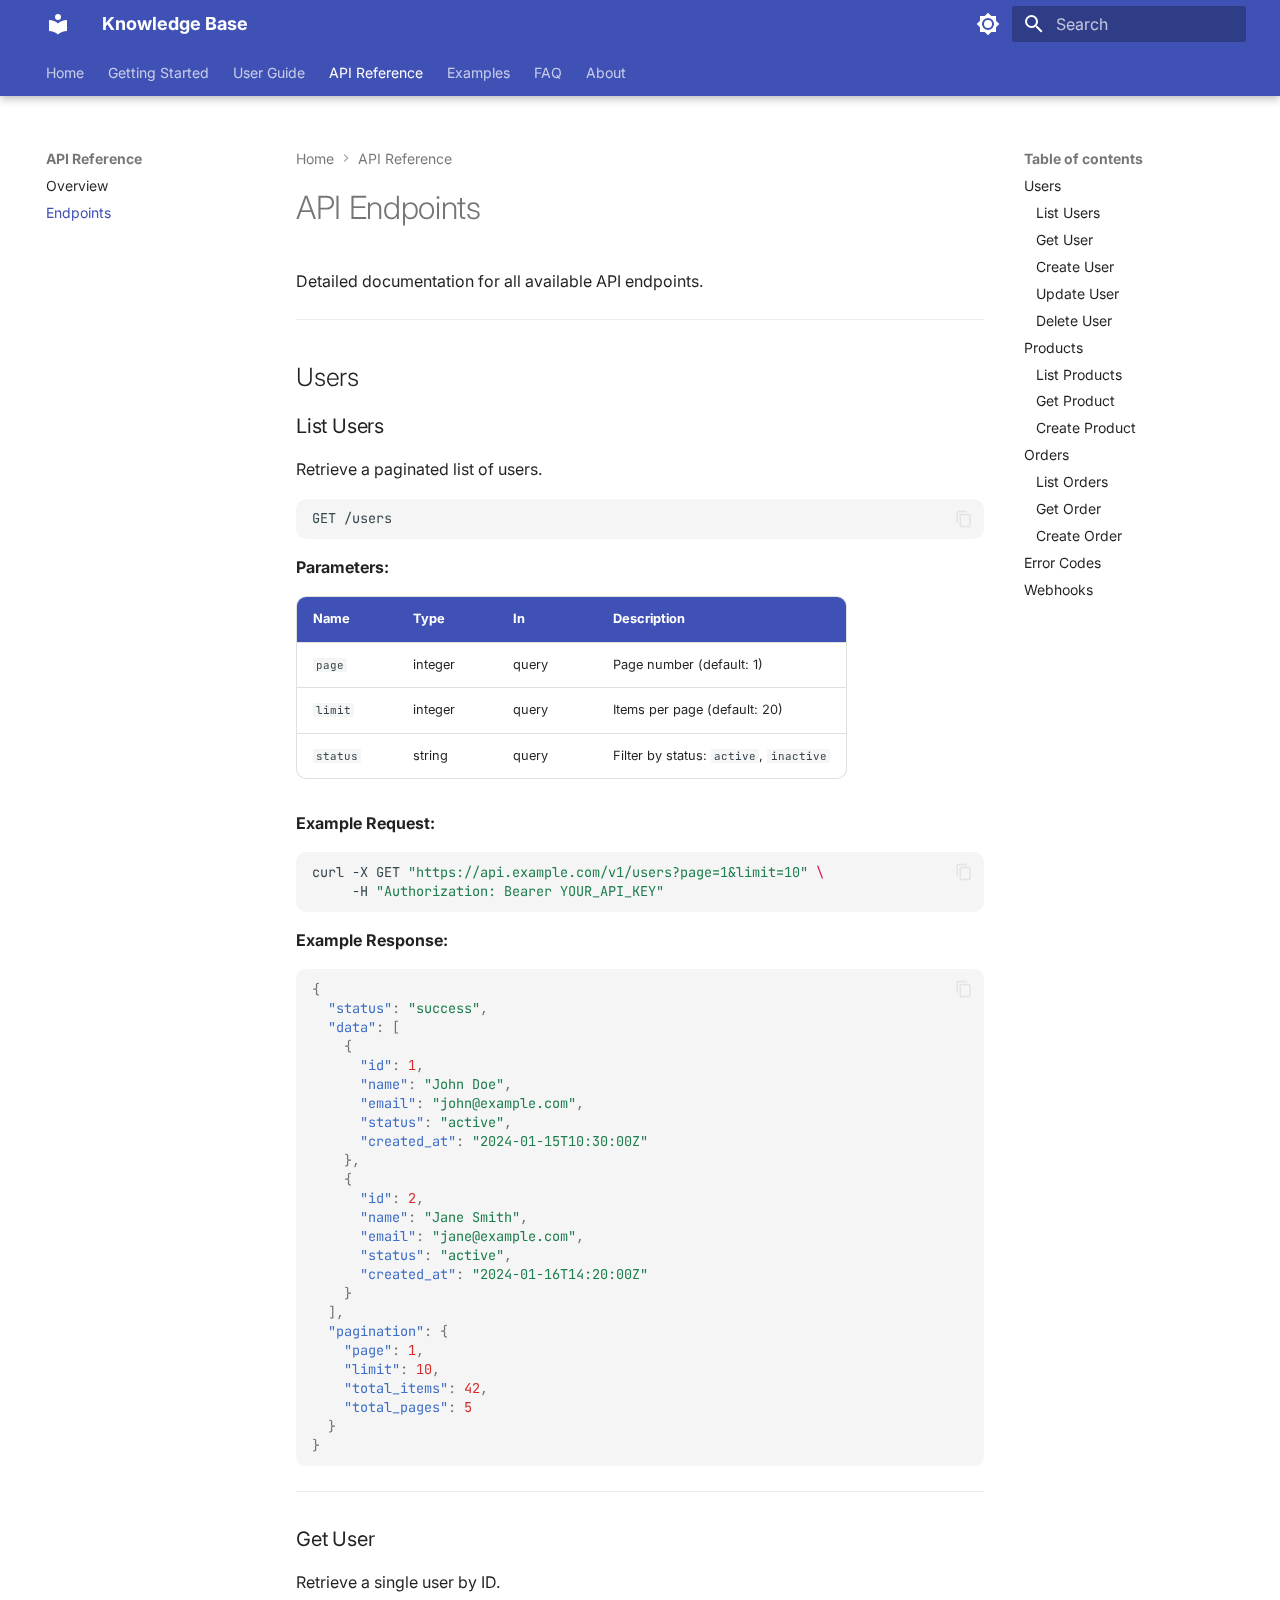
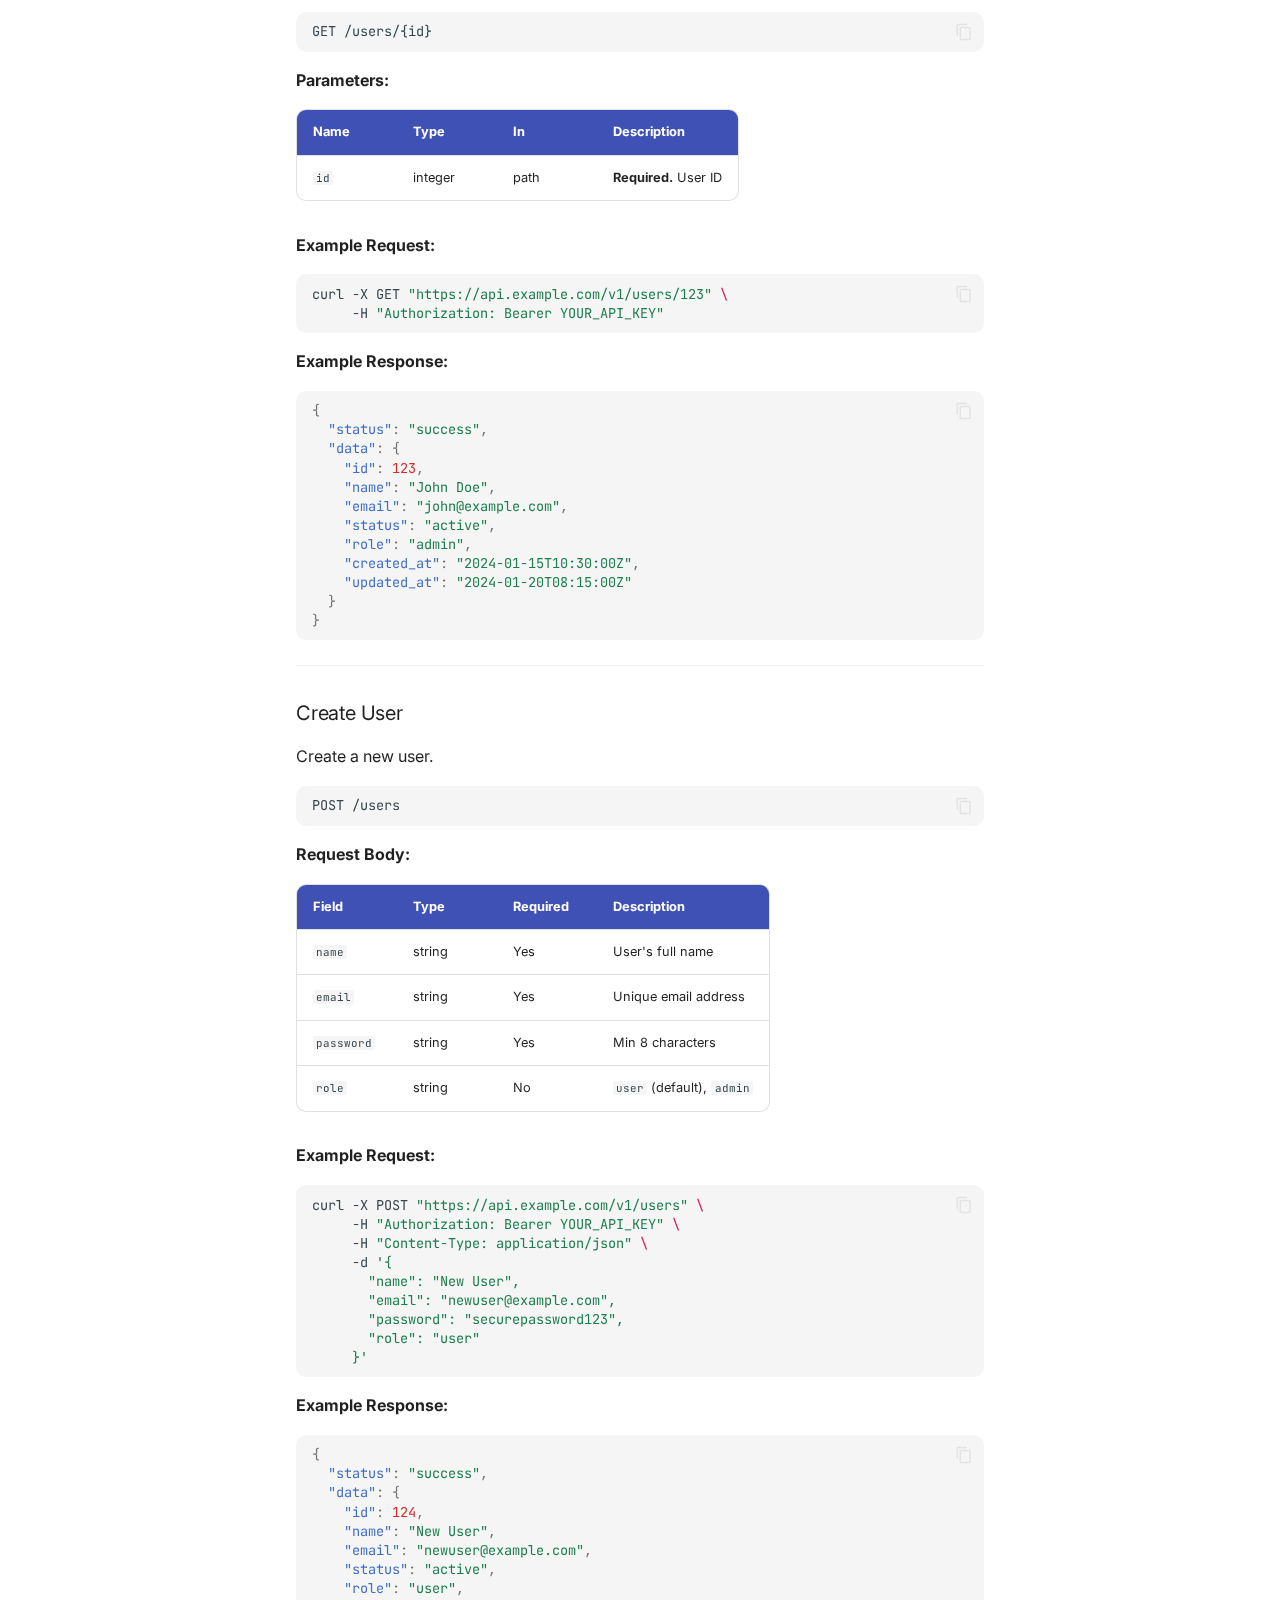
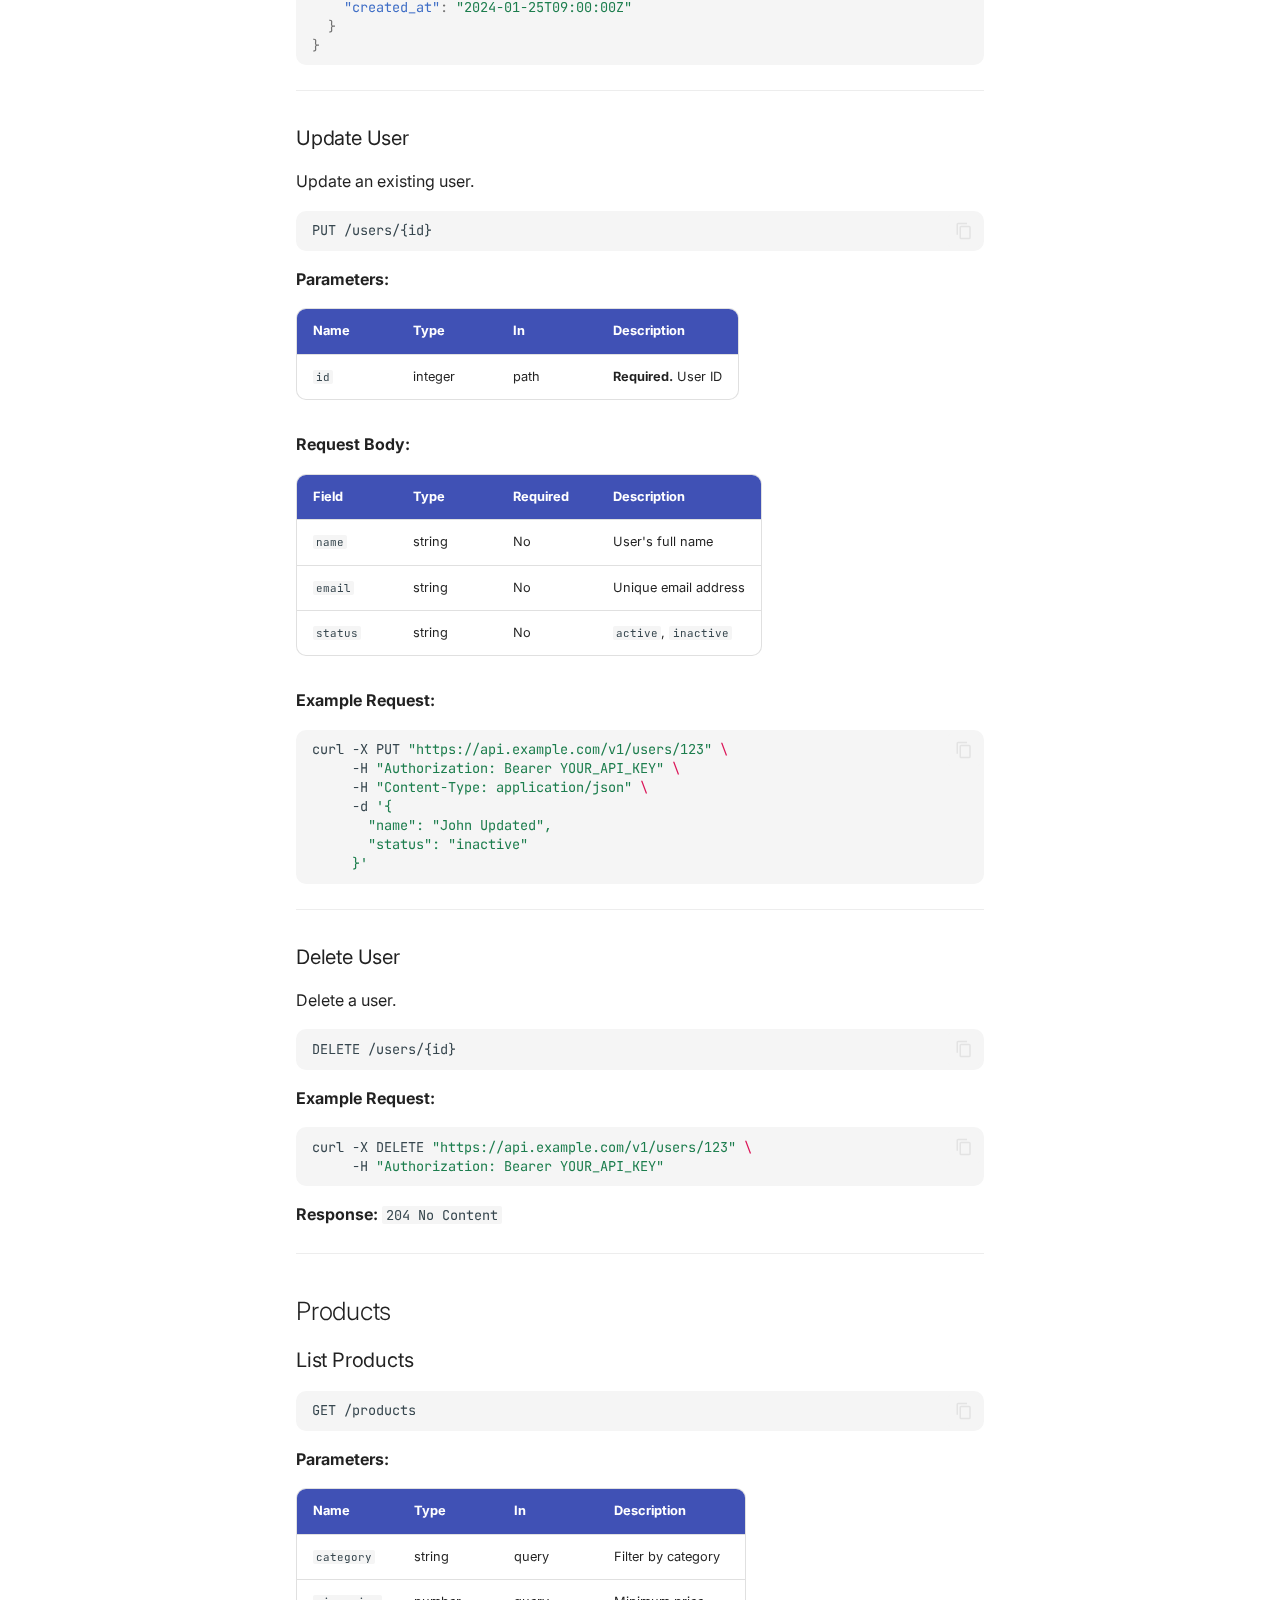
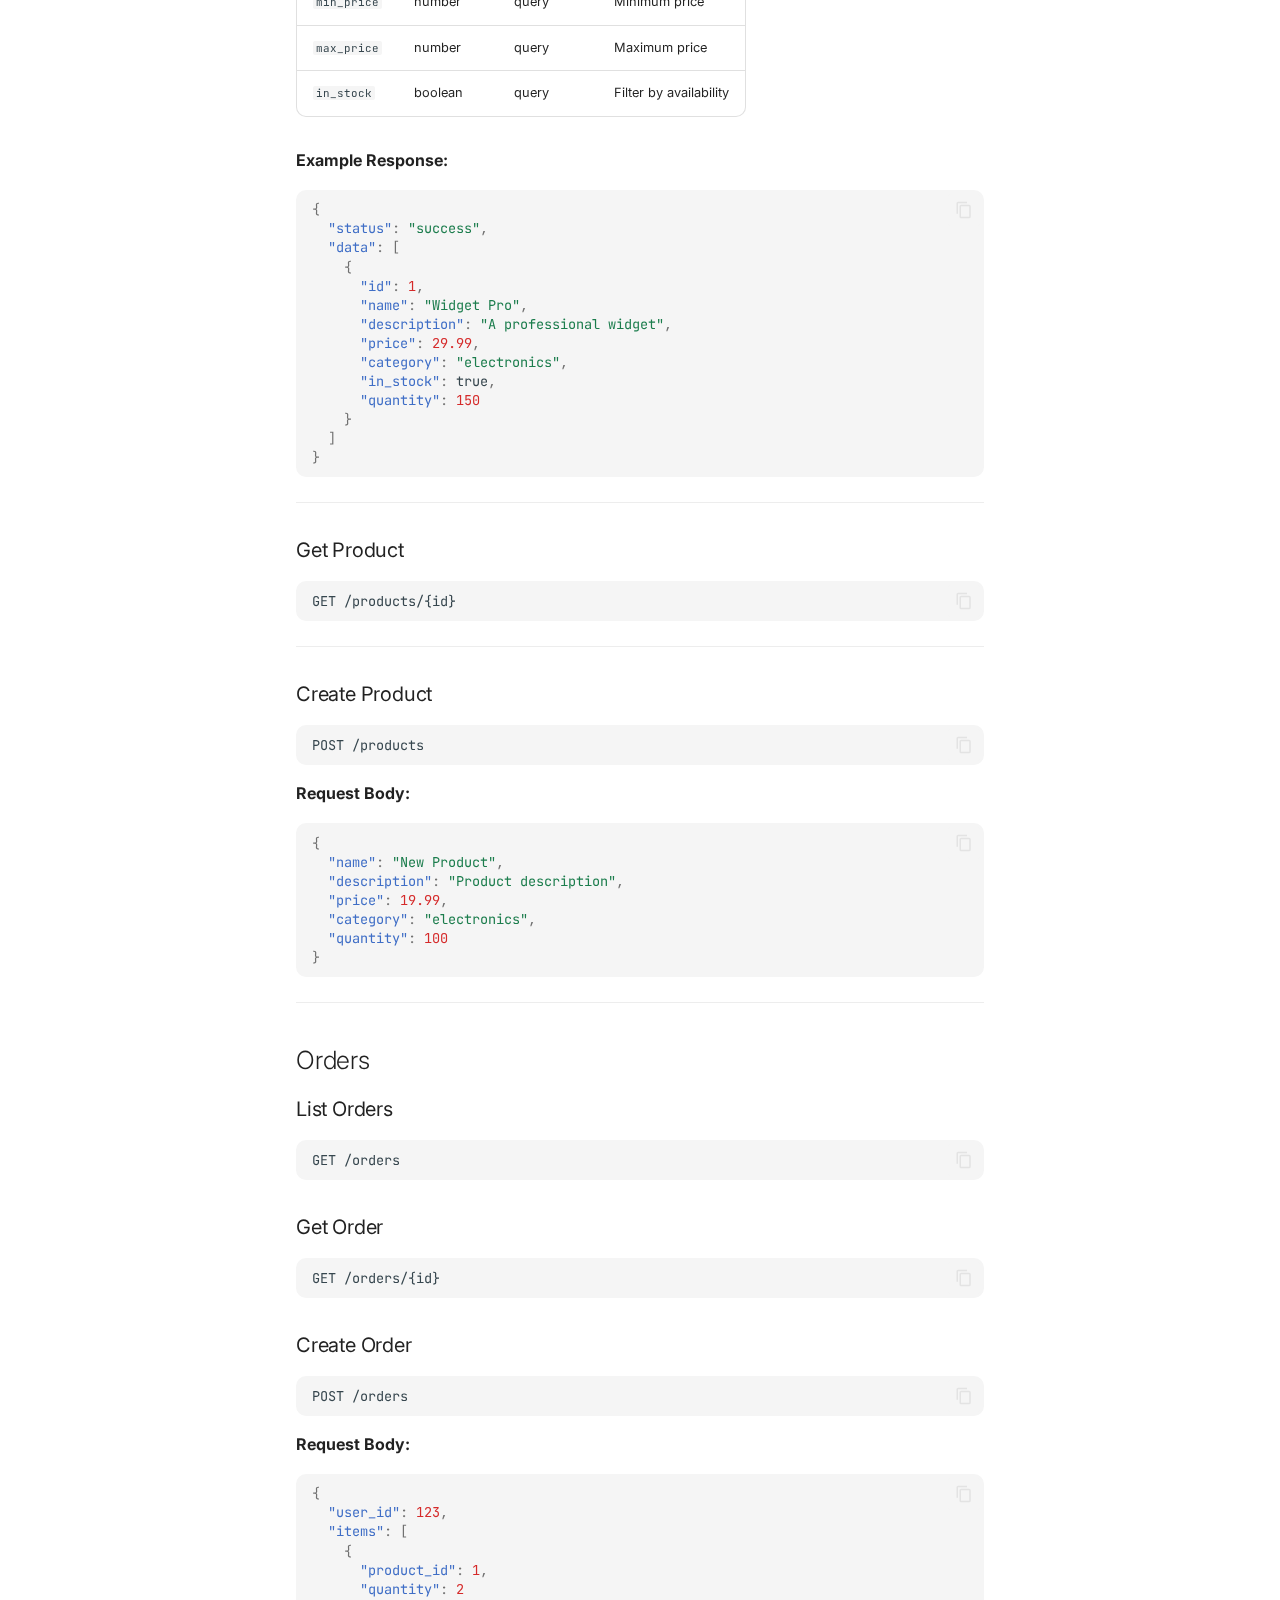
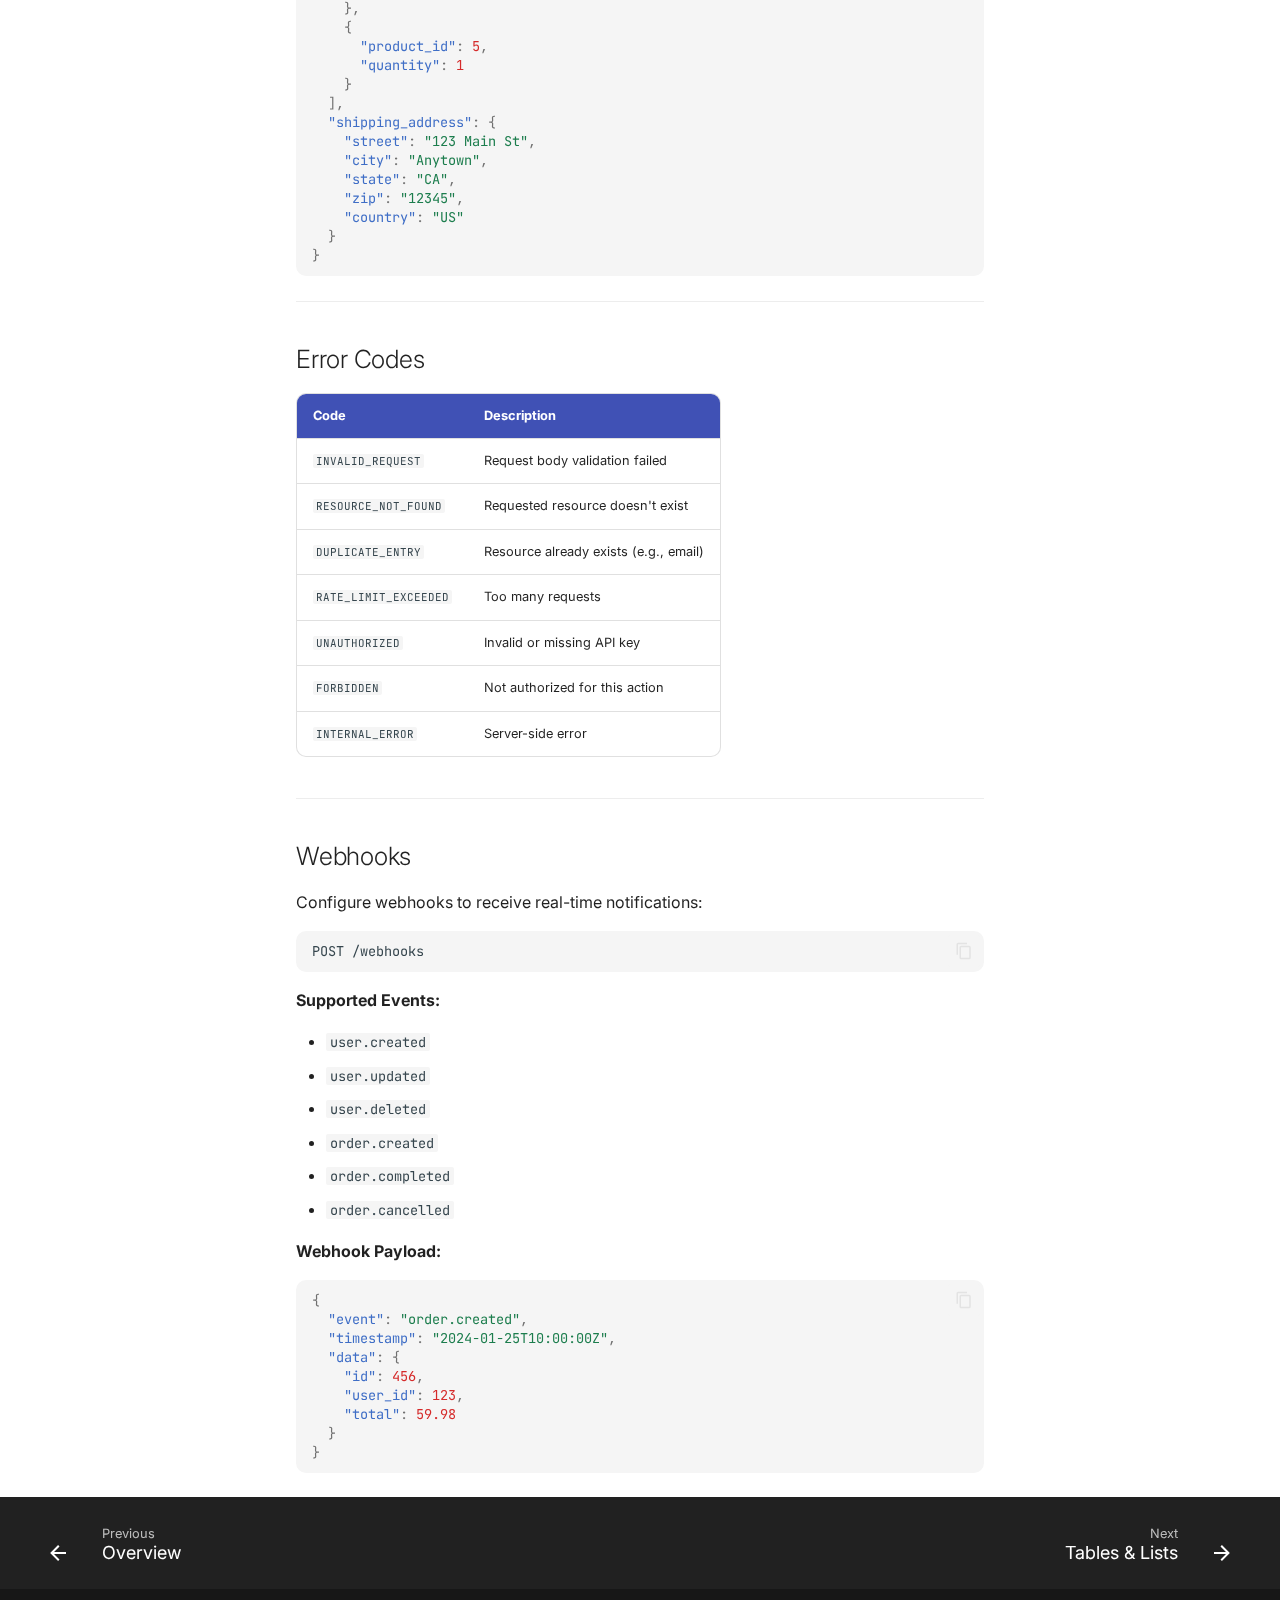
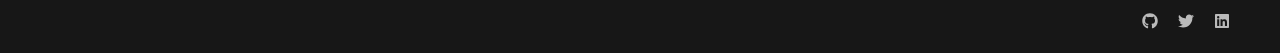
<file: api/endpoints/index.html>
<!doctype html>
<html lang="en" class="no-js">
  <head>
    
      <meta charset="utf-8">
      <meta name="viewport" content="width=device-width,initial-scale=1">
      
        <meta name="description" content="A comprehensive documentation example">
      
      
        <meta name="author" content="Your Name">
      
      
      
        <link rel="prev" href="../overview/">
      
      
        <link rel="next" href="../../examples/tables-lists/">
      
      
        
      
      
      <link rel="icon" href="../../assets/images/favicon.png">
      <meta name="generator" content="mkdocs-1.6.1, mkdocs-material-9.7.1">
    
    
      
        <title>Endpoints - Knowledge Base</title>
      
    
    
      <link rel="stylesheet" href="../../assets/stylesheets/main.484c7ddc.min.css">
      
        
        <link rel="stylesheet" href="../../assets/stylesheets/palette.ab4e12ef.min.css">
      
      


    
    
      
    
    
      
        
        
        <link rel="preconnect" href="https://fonts.gstatic.com" crossorigin>
        <link rel="stylesheet" href="https://fonts.googleapis.com/css?family=Inter:300,300i,400,400i,700,700i%7CJetBrains+Mono:400,400i,700,700i&display=fallback">
        <style>:root{--md-text-font:"Inter";--md-code-font:"JetBrains Mono"}</style>
      
    
    
      <link rel="stylesheet" href="../../stylesheets/extra.css">
    
    <script>__md_scope=new URL("../..",location),__md_hash=e=>[...e].reduce(((e,_)=>(e<<5)-e+_.charCodeAt(0)),0),__md_get=(e,_=localStorage,t=__md_scope)=>JSON.parse(_.getItem(t.pathname+"."+e)),__md_set=(e,_,t=localStorage,a=__md_scope)=>{try{t.setItem(a.pathname+"."+e,JSON.stringify(_))}catch(e){}}</script>
    
      

    
    
  </head>
  
  
    
    
      
    
    
    
    
    <body dir="ltr" data-md-color-scheme="default" data-md-color-primary="indigo" data-md-color-accent="indigo">
  
    
    <input class="md-toggle" data-md-toggle="drawer" type="checkbox" id="__drawer" autocomplete="off">
    <input class="md-toggle" data-md-toggle="search" type="checkbox" id="__search" autocomplete="off">
    <label class="md-overlay" for="__drawer"></label>
    <div data-md-component="skip">
      
        
        <a href="#api-endpoints" class="md-skip">
          Skip to content
        </a>
      
    </div>
    <div data-md-component="announce">
      
    </div>
    
      <div data-md-color-scheme="default" data-md-component="outdated" hidden>
        
      </div>
    
    
      

  

<header class="md-header md-header--shadow md-header--lifted" data-md-component="header">
  <nav class="md-header__inner md-grid" aria-label="Header">
    <a href="../.." title="Knowledge Base" class="md-header__button md-logo" aria-label="Knowledge Base" data-md-component="logo">
      
  
  <svg xmlns="http://www.w3.org/2000/svg" viewBox="0 0 24 24"><path d="M12 8a3 3 0 0 0 3-3 3 3 0 0 0-3-3 3 3 0 0 0-3 3 3 3 0 0 0 3 3m0 3.54C9.64 9.35 6.5 8 3 8v11c3.5 0 6.64 1.35 9 3.54 2.36-2.19 5.5-3.54 9-3.54V8c-3.5 0-6.64 1.35-9 3.54"/></svg>

    </a>
    <label class="md-header__button md-icon" for="__drawer">
      
      <svg xmlns="http://www.w3.org/2000/svg" viewBox="0 0 24 24"><path d="M3 6h18v2H3zm0 5h18v2H3zm0 5h18v2H3z"/></svg>
    </label>
    <div class="md-header__title" data-md-component="header-title">
      <div class="md-header__ellipsis">
        <div class="md-header__topic">
          <span class="md-ellipsis">
            Knowledge Base
          </span>
        </div>
        <div class="md-header__topic" data-md-component="header-topic">
          <span class="md-ellipsis">
            
              Endpoints
            
          </span>
        </div>
      </div>
    </div>
    
      
        <form class="md-header__option" data-md-component="palette">
  
    
    
    
    <input class="md-option" data-md-color-media="" data-md-color-scheme="default" data-md-color-primary="indigo" data-md-color-accent="indigo"  aria-label="Switch to dark mode"  type="radio" name="__palette" id="__palette_0">
    
      <label class="md-header__button md-icon" title="Switch to dark mode" for="__palette_1" hidden>
        <svg xmlns="http://www.w3.org/2000/svg" viewBox="0 0 24 24"><path d="M12 8a4 4 0 0 0-4 4 4 4 0 0 0 4 4 4 4 0 0 0 4-4 4 4 0 0 0-4-4m0 10a6 6 0 0 1-6-6 6 6 0 0 1 6-6 6 6 0 0 1 6 6 6 6 0 0 1-6 6m8-9.31V4h-4.69L12 .69 8.69 4H4v4.69L.69 12 4 15.31V20h4.69L12 23.31 15.31 20H20v-4.69L23.31 12z"/></svg>
      </label>
    
  
    
    
    
    <input class="md-option" data-md-color-media="" data-md-color-scheme="slate" data-md-color-primary="indigo" data-md-color-accent="indigo"  aria-label="Switch to light mode"  type="radio" name="__palette" id="__palette_1">
    
      <label class="md-header__button md-icon" title="Switch to light mode" for="__palette_0" hidden>
        <svg xmlns="http://www.w3.org/2000/svg" viewBox="0 0 24 24"><path d="M12 18c-.89 0-1.74-.2-2.5-.55C11.56 16.5 13 14.42 13 12s-1.44-4.5-3.5-5.45C10.26 6.2 11.11 6 12 6a6 6 0 0 1 6 6 6 6 0 0 1-6 6m8-9.31V4h-4.69L12 .69 8.69 4H4v4.69L.69 12 4 15.31V20h4.69L12 23.31 15.31 20H20v-4.69L23.31 12z"/></svg>
      </label>
    
  
</form>
      
    
    
      <script>var palette=__md_get("__palette");if(palette&&palette.color){if("(prefers-color-scheme)"===palette.color.media){var media=matchMedia("(prefers-color-scheme: light)"),input=document.querySelector(media.matches?"[data-md-color-media='(prefers-color-scheme: light)']":"[data-md-color-media='(prefers-color-scheme: dark)']");palette.color.media=input.getAttribute("data-md-color-media"),palette.color.scheme=input.getAttribute("data-md-color-scheme"),palette.color.primary=input.getAttribute("data-md-color-primary"),palette.color.accent=input.getAttribute("data-md-color-accent")}for(var[key,value]of Object.entries(palette.color))document.body.setAttribute("data-md-color-"+key,value)}</script>
    
    
    
      
      
        <label class="md-header__button md-icon" for="__search">
          
          <svg xmlns="http://www.w3.org/2000/svg" viewBox="0 0 24 24"><path d="M9.5 3A6.5 6.5 0 0 1 16 9.5c0 1.61-.59 3.09-1.56 4.23l.27.27h.79l5 5-1.5 1.5-5-5v-.79l-.27-.27A6.52 6.52 0 0 1 9.5 16 6.5 6.5 0 0 1 3 9.5 6.5 6.5 0 0 1 9.5 3m0 2C7 5 5 7 5 9.5S7 14 9.5 14 14 12 14 9.5 12 5 9.5 5"/></svg>
        </label>
        <div class="md-search" data-md-component="search" role="dialog">
  <label class="md-search__overlay" for="__search"></label>
  <div class="md-search__inner" role="search">
    <form class="md-search__form" name="search">
      <input type="text" class="md-search__input" name="query" aria-label="Search" placeholder="Search" autocapitalize="off" autocorrect="off" autocomplete="off" spellcheck="false" data-md-component="search-query" required>
      <label class="md-search__icon md-icon" for="__search">
        
        <svg xmlns="http://www.w3.org/2000/svg" viewBox="0 0 24 24"><path d="M9.5 3A6.5 6.5 0 0 1 16 9.5c0 1.61-.59 3.09-1.56 4.23l.27.27h.79l5 5-1.5 1.5-5-5v-.79l-.27-.27A6.52 6.52 0 0 1 9.5 16 6.5 6.5 0 0 1 3 9.5 6.5 6.5 0 0 1 9.5 3m0 2C7 5 5 7 5 9.5S7 14 9.5 14 14 12 14 9.5 12 5 9.5 5"/></svg>
        
        <svg xmlns="http://www.w3.org/2000/svg" viewBox="0 0 24 24"><path d="M20 11v2H8l5.5 5.5-1.42 1.42L4.16 12l7.92-7.92L13.5 5.5 8 11z"/></svg>
      </label>
      <nav class="md-search__options" aria-label="Search">
        
          <a href="javascript:void(0)" class="md-search__icon md-icon" title="Share" aria-label="Share" data-clipboard data-clipboard-text="" data-md-component="search-share" tabindex="-1">
            
            <svg xmlns="http://www.w3.org/2000/svg" viewBox="0 0 24 24"><path d="M18 16.08c-.76 0-1.44.3-1.96.77L8.91 12.7c.05-.23.09-.46.09-.7s-.04-.47-.09-.7l7.05-4.11c.54.5 1.25.81 2.04.81a3 3 0 0 0 3-3 3 3 0 0 0-3-3 3 3 0 0 0-3 3c0 .24.04.47.09.7L8.04 9.81C7.5 9.31 6.79 9 6 9a3 3 0 0 0-3 3 3 3 0 0 0 3 3c.79 0 1.5-.31 2.04-.81l7.12 4.15c-.05.21-.08.43-.08.66 0 1.61 1.31 2.91 2.92 2.91s2.92-1.3 2.92-2.91A2.92 2.92 0 0 0 18 16.08"/></svg>
          </a>
        
        <button type="reset" class="md-search__icon md-icon" title="Clear" aria-label="Clear" tabindex="-1">
          
          <svg xmlns="http://www.w3.org/2000/svg" viewBox="0 0 24 24"><path d="M19 6.41 17.59 5 12 10.59 6.41 5 5 6.41 10.59 12 5 17.59 6.41 19 12 13.41 17.59 19 19 17.59 13.41 12z"/></svg>
        </button>
      </nav>
      
        <div class="md-search__suggest" data-md-component="search-suggest"></div>
      
    </form>
    <div class="md-search__output">
      <div class="md-search__scrollwrap" tabindex="0" data-md-scrollfix>
        <div class="md-search-result" data-md-component="search-result">
          <div class="md-search-result__meta">
            Initializing search
          </div>
          <ol class="md-search-result__list" role="presentation"></ol>
        </div>
      </div>
    </div>
  </div>
</div>
      
    
    
  </nav>
  
    
      
<nav class="md-tabs" aria-label="Tabs" data-md-component="tabs">
  <div class="md-grid">
    <ul class="md-tabs__list">
      
        
  
  
  
  
    <li class="md-tabs__item">
      <a href="../.." class="md-tabs__link">
        
  
  
    
  
  Home

      </a>
    </li>
  

      
        
  
  
  
  
    
    
      <li class="md-tabs__item">
        <a href="../../getting-started/installation/" class="md-tabs__link">
          
  
  
  Getting Started

        </a>
      </li>
    
  

      
        
  
  
  
  
    
    
      <li class="md-tabs__item">
        <a href="../../user-guide/markdown-basics/" class="md-tabs__link">
          
  
  
  User Guide

        </a>
      </li>
    
  

      
        
  
  
  
    
  
  
    
    
      <li class="md-tabs__item md-tabs__item--active">
        <a href="../overview/" class="md-tabs__link">
          
  
  
  API Reference

        </a>
      </li>
    
  

      
        
  
  
  
  
    
    
      <li class="md-tabs__item">
        <a href="../../examples/tables-lists/" class="md-tabs__link">
          
  
  
  Examples

        </a>
      </li>
    
  

      
        
  
  
  
  
    <li class="md-tabs__item">
      <a href="../../faq/" class="md-tabs__link">
        
  
  
    
  
  FAQ

      </a>
    </li>
  

      
        
  
  
  
  
    <li class="md-tabs__item">
      <a href="../../about/" class="md-tabs__link">
        
  
  
    
  
  About

      </a>
    </li>
  

      
    </ul>
  </div>
</nav>
    
  
</header>
    
    <div class="md-container" data-md-component="container">
      
      
        
      
      <main class="md-main" data-md-component="main">
        <div class="md-main__inner md-grid">
          
            
              
              <div class="md-sidebar md-sidebar--primary" data-md-component="sidebar" data-md-type="navigation" >
                <div class="md-sidebar__scrollwrap">
                  <div class="md-sidebar__inner">
                    


  


<nav class="md-nav md-nav--primary md-nav--lifted" aria-label="Navigation" data-md-level="0">
  <label class="md-nav__title" for="__drawer">
    <a href="../.." title="Knowledge Base" class="md-nav__button md-logo" aria-label="Knowledge Base" data-md-component="logo">
      
  
  <svg xmlns="http://www.w3.org/2000/svg" viewBox="0 0 24 24"><path d="M12 8a3 3 0 0 0 3-3 3 3 0 0 0-3-3 3 3 0 0 0-3 3 3 3 0 0 0 3 3m0 3.54C9.64 9.35 6.5 8 3 8v11c3.5 0 6.64 1.35 9 3.54 2.36-2.19 5.5-3.54 9-3.54V8c-3.5 0-6.64 1.35-9 3.54"/></svg>

    </a>
    Knowledge Base
  </label>
  
  <ul class="md-nav__list" data-md-scrollfix>
    
      
      
  
  
  
  
    <li class="md-nav__item">
      <a href="../.." class="md-nav__link">
        
  
  
  <span class="md-ellipsis">
    
  
    Home
  

    
  </span>
  
  

      </a>
    </li>
  

    
      
      
  
  
  
  
    
    
    
    
      
      
        
      
    
    
    <li class="md-nav__item md-nav__item--nested">
      
        
        
          
        
        <input class="md-nav__toggle md-toggle md-toggle--indeterminate" type="checkbox" id="__nav_2" >
        
          
          <label class="md-nav__link" for="__nav_2" id="__nav_2_label" tabindex="0">
            
  
  
  <span class="md-ellipsis">
    
  
    Getting Started
  

    
  </span>
  
  

            <span class="md-nav__icon md-icon"></span>
          </label>
        
        <nav class="md-nav" data-md-level="1" aria-labelledby="__nav_2_label" aria-expanded="false">
          <label class="md-nav__title" for="__nav_2">
            <span class="md-nav__icon md-icon"></span>
            
  
    Getting Started
  

          </label>
          <ul class="md-nav__list" data-md-scrollfix>
            
              
                
  
  
  
  
    <li class="md-nav__item">
      <a href="../../getting-started/installation/" class="md-nav__link">
        
  
  
  <span class="md-ellipsis">
    
  
    Installation
  

    
  </span>
  
  

      </a>
    </li>
  

              
            
              
                
  
  
  
  
    <li class="md-nav__item">
      <a href="../../getting-started/quickstart/" class="md-nav__link">
        
  
  
  <span class="md-ellipsis">
    
  
    Quick Start
  

    
  </span>
  
  

      </a>
    </li>
  

              
            
              
                
  
  
  
  
    <li class="md-nav__item">
      <a href="../../getting-started/configuration/" class="md-nav__link">
        
  
  
  <span class="md-ellipsis">
    
  
    Configuration
  

    
  </span>
  
  

      </a>
    </li>
  

              
            
          </ul>
        </nav>
      
    </li>
  

    
      
      
  
  
  
  
    
    
    
    
      
      
        
      
    
    
    <li class="md-nav__item md-nav__item--nested">
      
        
        
          
        
        <input class="md-nav__toggle md-toggle md-toggle--indeterminate" type="checkbox" id="__nav_3" >
        
          
          <label class="md-nav__link" for="__nav_3" id="__nav_3_label" tabindex="0">
            
  
  
  <span class="md-ellipsis">
    
  
    User Guide
  

    
  </span>
  
  

            <span class="md-nav__icon md-icon"></span>
          </label>
        
        <nav class="md-nav" data-md-level="1" aria-labelledby="__nav_3_label" aria-expanded="false">
          <label class="md-nav__title" for="__nav_3">
            <span class="md-nav__icon md-icon"></span>
            
  
    User Guide
  

          </label>
          <ul class="md-nav__list" data-md-scrollfix>
            
              
                
  
  
  
  
    <li class="md-nav__item">
      <a href="../../user-guide/markdown-basics/" class="md-nav__link">
        
  
  
  <span class="md-ellipsis">
    
  
    Markdown Basics
  

    
  </span>
  
  

      </a>
    </li>
  

              
            
              
                
  
  
  
  
    <li class="md-nav__item">
      <a href="../../user-guide/advanced-formatting/" class="md-nav__link">
        
  
  
  <span class="md-ellipsis">
    
  
    Advanced Formatting
  

    
  </span>
  
  

      </a>
    </li>
  

              
            
              
                
  
  
  
  
    <li class="md-nav__item">
      <a href="../../user-guide/code-examples/" class="md-nav__link">
        
  
  
  <span class="md-ellipsis">
    
  
    Code Examples
  

    
  </span>
  
  

      </a>
    </li>
  

              
            
          </ul>
        </nav>
      
    </li>
  

    
      
      
  
  
    
  
  
  
    
    
    
    
      
        
        
      
      
        
      
    
    
    <li class="md-nav__item md-nav__item--active md-nav__item--section md-nav__item--nested">
      
        
        
        <input class="md-nav__toggle md-toggle " type="checkbox" id="__nav_4" checked>
        
          
          <label class="md-nav__link" for="__nav_4" id="__nav_4_label" tabindex="">
            
  
  
  <span class="md-ellipsis">
    
  
    API Reference
  

    
  </span>
  
  

            <span class="md-nav__icon md-icon"></span>
          </label>
        
        <nav class="md-nav" data-md-level="1" aria-labelledby="__nav_4_label" aria-expanded="true">
          <label class="md-nav__title" for="__nav_4">
            <span class="md-nav__icon md-icon"></span>
            
  
    API Reference
  

          </label>
          <ul class="md-nav__list" data-md-scrollfix>
            
              
                
  
  
  
  
    <li class="md-nav__item">
      <a href="../overview/" class="md-nav__link">
        
  
  
  <span class="md-ellipsis">
    
  
    Overview
  

    
  </span>
  
  

      </a>
    </li>
  

              
            
              
                
  
  
    
  
  
  
    <li class="md-nav__item md-nav__item--active">
      
      <input class="md-nav__toggle md-toggle" type="checkbox" id="__toc">
      
      
        
      
      
        <label class="md-nav__link md-nav__link--active" for="__toc">
          
  
  
  <span class="md-ellipsis">
    
  
    Endpoints
  

    
  </span>
  
  

          <span class="md-nav__icon md-icon"></span>
        </label>
      
      <a href="./" class="md-nav__link md-nav__link--active">
        
  
  
  <span class="md-ellipsis">
    
  
    Endpoints
  

    
  </span>
  
  

      </a>
      
        

<nav class="md-nav md-nav--secondary" aria-label="Table of contents">
  
  
  
    
  
  
    <label class="md-nav__title" for="__toc">
      <span class="md-nav__icon md-icon"></span>
      Table of contents
    </label>
    <ul class="md-nav__list" data-md-component="toc" data-md-scrollfix>
      
        <li class="md-nav__item">
  <a href="#users" class="md-nav__link">
    <span class="md-ellipsis">
      
        Users
      
    </span>
  </a>
  
    <nav class="md-nav" aria-label="Users">
      <ul class="md-nav__list">
        
          <li class="md-nav__item">
  <a href="#list-users" class="md-nav__link">
    <span class="md-ellipsis">
      
        List Users
      
    </span>
  </a>
  
</li>
        
          <li class="md-nav__item">
  <a href="#get-user" class="md-nav__link">
    <span class="md-ellipsis">
      
        Get User
      
    </span>
  </a>
  
</li>
        
          <li class="md-nav__item">
  <a href="#create-user" class="md-nav__link">
    <span class="md-ellipsis">
      
        Create User
      
    </span>
  </a>
  
</li>
        
          <li class="md-nav__item">
  <a href="#update-user" class="md-nav__link">
    <span class="md-ellipsis">
      
        Update User
      
    </span>
  </a>
  
</li>
        
          <li class="md-nav__item">
  <a href="#delete-user" class="md-nav__link">
    <span class="md-ellipsis">
      
        Delete User
      
    </span>
  </a>
  
</li>
        
      </ul>
    </nav>
  
</li>
      
        <li class="md-nav__item">
  <a href="#products" class="md-nav__link">
    <span class="md-ellipsis">
      
        Products
      
    </span>
  </a>
  
    <nav class="md-nav" aria-label="Products">
      <ul class="md-nav__list">
        
          <li class="md-nav__item">
  <a href="#list-products" class="md-nav__link">
    <span class="md-ellipsis">
      
        List Products
      
    </span>
  </a>
  
</li>
        
          <li class="md-nav__item">
  <a href="#get-product" class="md-nav__link">
    <span class="md-ellipsis">
      
        Get Product
      
    </span>
  </a>
  
</li>
        
          <li class="md-nav__item">
  <a href="#create-product" class="md-nav__link">
    <span class="md-ellipsis">
      
        Create Product
      
    </span>
  </a>
  
</li>
        
      </ul>
    </nav>
  
</li>
      
        <li class="md-nav__item">
  <a href="#orders" class="md-nav__link">
    <span class="md-ellipsis">
      
        Orders
      
    </span>
  </a>
  
    <nav class="md-nav" aria-label="Orders">
      <ul class="md-nav__list">
        
          <li class="md-nav__item">
  <a href="#list-orders" class="md-nav__link">
    <span class="md-ellipsis">
      
        List Orders
      
    </span>
  </a>
  
</li>
        
          <li class="md-nav__item">
  <a href="#get-order" class="md-nav__link">
    <span class="md-ellipsis">
      
        Get Order
      
    </span>
  </a>
  
</li>
        
          <li class="md-nav__item">
  <a href="#create-order" class="md-nav__link">
    <span class="md-ellipsis">
      
        Create Order
      
    </span>
  </a>
  
</li>
        
      </ul>
    </nav>
  
</li>
      
        <li class="md-nav__item">
  <a href="#error-codes" class="md-nav__link">
    <span class="md-ellipsis">
      
        Error Codes
      
    </span>
  </a>
  
</li>
      
        <li class="md-nav__item">
  <a href="#webhooks" class="md-nav__link">
    <span class="md-ellipsis">
      
        Webhooks
      
    </span>
  </a>
  
</li>
      
    </ul>
  
</nav>
      
    </li>
  

              
            
          </ul>
        </nav>
      
    </li>
  

    
      
      
  
  
  
  
    
    
    
    
      
      
        
      
    
    
    <li class="md-nav__item md-nav__item--nested">
      
        
        
          
        
        <input class="md-nav__toggle md-toggle md-toggle--indeterminate" type="checkbox" id="__nav_5" >
        
          
          <label class="md-nav__link" for="__nav_5" id="__nav_5_label" tabindex="0">
            
  
  
  <span class="md-ellipsis">
    
  
    Examples
  

    
  </span>
  
  

            <span class="md-nav__icon md-icon"></span>
          </label>
        
        <nav class="md-nav" data-md-level="1" aria-labelledby="__nav_5_label" aria-expanded="false">
          <label class="md-nav__title" for="__nav_5">
            <span class="md-nav__icon md-icon"></span>
            
  
    Examples
  

          </label>
          <ul class="md-nav__list" data-md-scrollfix>
            
              
                
  
  
  
  
    <li class="md-nav__item">
      <a href="../../examples/tables-lists/" class="md-nav__link">
        
  
  
  <span class="md-ellipsis">
    
  
    Tables & Lists
  

    
  </span>
  
  

      </a>
    </li>
  

              
            
              
                
  
  
  
  
    <li class="md-nav__item">
      <a href="../../examples/images-media/" class="md-nav__link">
        
  
  
  <span class="md-ellipsis">
    
  
    Images & Media
  

    
  </span>
  
  

      </a>
    </li>
  

              
            
          </ul>
        </nav>
      
    </li>
  

    
      
      
  
  
  
  
    <li class="md-nav__item">
      <a href="../../faq/" class="md-nav__link">
        
  
  
  <span class="md-ellipsis">
    
  
    FAQ
  

    
  </span>
  
  

      </a>
    </li>
  

    
      
      
  
  
  
  
    <li class="md-nav__item">
      <a href="../../about/" class="md-nav__link">
        
  
  
  <span class="md-ellipsis">
    
  
    About
  

    
  </span>
  
  

      </a>
    </li>
  

    
  </ul>
</nav>
                  </div>
                </div>
              </div>
            
            
              
              <div class="md-sidebar md-sidebar--secondary" data-md-component="sidebar" data-md-type="toc" >
                <div class="md-sidebar__scrollwrap">
                  <div class="md-sidebar__inner">
                    

<nav class="md-nav md-nav--secondary" aria-label="Table of contents">
  
  
  
    
  
  
    <label class="md-nav__title" for="__toc">
      <span class="md-nav__icon md-icon"></span>
      Table of contents
    </label>
    <ul class="md-nav__list" data-md-component="toc" data-md-scrollfix>
      
        <li class="md-nav__item">
  <a href="#users" class="md-nav__link">
    <span class="md-ellipsis">
      
        Users
      
    </span>
  </a>
  
    <nav class="md-nav" aria-label="Users">
      <ul class="md-nav__list">
        
          <li class="md-nav__item">
  <a href="#list-users" class="md-nav__link">
    <span class="md-ellipsis">
      
        List Users
      
    </span>
  </a>
  
</li>
        
          <li class="md-nav__item">
  <a href="#get-user" class="md-nav__link">
    <span class="md-ellipsis">
      
        Get User
      
    </span>
  </a>
  
</li>
        
          <li class="md-nav__item">
  <a href="#create-user" class="md-nav__link">
    <span class="md-ellipsis">
      
        Create User
      
    </span>
  </a>
  
</li>
        
          <li class="md-nav__item">
  <a href="#update-user" class="md-nav__link">
    <span class="md-ellipsis">
      
        Update User
      
    </span>
  </a>
  
</li>
        
          <li class="md-nav__item">
  <a href="#delete-user" class="md-nav__link">
    <span class="md-ellipsis">
      
        Delete User
      
    </span>
  </a>
  
</li>
        
      </ul>
    </nav>
  
</li>
      
        <li class="md-nav__item">
  <a href="#products" class="md-nav__link">
    <span class="md-ellipsis">
      
        Products
      
    </span>
  </a>
  
    <nav class="md-nav" aria-label="Products">
      <ul class="md-nav__list">
        
          <li class="md-nav__item">
  <a href="#list-products" class="md-nav__link">
    <span class="md-ellipsis">
      
        List Products
      
    </span>
  </a>
  
</li>
        
          <li class="md-nav__item">
  <a href="#get-product" class="md-nav__link">
    <span class="md-ellipsis">
      
        Get Product
      
    </span>
  </a>
  
</li>
        
          <li class="md-nav__item">
  <a href="#create-product" class="md-nav__link">
    <span class="md-ellipsis">
      
        Create Product
      
    </span>
  </a>
  
</li>
        
      </ul>
    </nav>
  
</li>
      
        <li class="md-nav__item">
  <a href="#orders" class="md-nav__link">
    <span class="md-ellipsis">
      
        Orders
      
    </span>
  </a>
  
    <nav class="md-nav" aria-label="Orders">
      <ul class="md-nav__list">
        
          <li class="md-nav__item">
  <a href="#list-orders" class="md-nav__link">
    <span class="md-ellipsis">
      
        List Orders
      
    </span>
  </a>
  
</li>
        
          <li class="md-nav__item">
  <a href="#get-order" class="md-nav__link">
    <span class="md-ellipsis">
      
        Get Order
      
    </span>
  </a>
  
</li>
        
          <li class="md-nav__item">
  <a href="#create-order" class="md-nav__link">
    <span class="md-ellipsis">
      
        Create Order
      
    </span>
  </a>
  
</li>
        
      </ul>
    </nav>
  
</li>
      
        <li class="md-nav__item">
  <a href="#error-codes" class="md-nav__link">
    <span class="md-ellipsis">
      
        Error Codes
      
    </span>
  </a>
  
</li>
      
        <li class="md-nav__item">
  <a href="#webhooks" class="md-nav__link">
    <span class="md-ellipsis">
      
        Webhooks
      
    </span>
  </a>
  
</li>
      
    </ul>
  
</nav>
                  </div>
                </div>
              </div>
            
          
          
            <div class="md-content" data-md-component="content">
              
                



  


  <nav class="md-path" aria-label="Navigation" >
    <ol class="md-path__list">
      
        
  
  
    <li class="md-path__item">
      <a href="../.." class="md-path__link">
        
  <span class="md-ellipsis">
    Home
  </span>

      </a>
    </li>
  

      
      
        
  
  
    
    
      <li class="md-path__item">
        <a href="../overview/" class="md-path__link">
          
  <span class="md-ellipsis">
    API Reference
  </span>

        </a>
      </li>
    
  

      
    </ol>
  </nav>

              
              <article class="md-content__inner md-typeset">
                
                  



<h1 id="api-endpoints">API Endpoints<a class="headerlink" href="#api-endpoints" title="Permanent link">&para;</a></h1>
<p>Detailed documentation for all available API endpoints.</p>
<hr />
<h2 id="users">Users<a class="headerlink" href="#users" title="Permanent link">&para;</a></h2>
<h3 id="list-users">List Users<a class="headerlink" href="#list-users" title="Permanent link">&para;</a></h3>
<p>Retrieve a paginated list of users.</p>
<div class="language-text highlight"><pre><span></span><code><span id="__span-0-1"><a id="__codelineno-0-1" name="__codelineno-0-1" href="#__codelineno-0-1"></a>GET /users
</span></code></pre></div>
<p><strong>Parameters:</strong></p>
<table>
<thead>
<tr>
<th>Name</th>
<th>Type</th>
<th>In</th>
<th>Description</th>
</tr>
</thead>
<tbody>
<tr>
<td><code>page</code></td>
<td>integer</td>
<td>query</td>
<td>Page number (default: 1)</td>
</tr>
<tr>
<td><code>limit</code></td>
<td>integer</td>
<td>query</td>
<td>Items per page (default: 20)</td>
</tr>
<tr>
<td><code>status</code></td>
<td>string</td>
<td>query</td>
<td>Filter by status: <code>active</code>, <code>inactive</code></td>
</tr>
</tbody>
</table>
<p><strong>Example Request:</strong></p>
<div class="language-bash highlight"><pre><span></span><code><span id="__span-1-1"><a id="__codelineno-1-1" name="__codelineno-1-1" href="#__codelineno-1-1"></a>curl<span class="w"> </span>-X<span class="w"> </span>GET<span class="w"> </span><span class="s2">&quot;https://api.example.com/v1/users?page=1&amp;limit=10&quot;</span><span class="w"> </span><span class="se">\</span>
</span><span id="__span-1-2"><a id="__codelineno-1-2" name="__codelineno-1-2" href="#__codelineno-1-2"></a><span class="w">     </span>-H<span class="w"> </span><span class="s2">&quot;Authorization: Bearer YOUR_API_KEY&quot;</span>
</span></code></pre></div>
<p><strong>Example Response:</strong></p>
<div class="language-json highlight"><pre><span></span><code><span id="__span-2-1"><a id="__codelineno-2-1" name="__codelineno-2-1" href="#__codelineno-2-1"></a><span class="p">{</span>
</span><span id="__span-2-2"><a id="__codelineno-2-2" name="__codelineno-2-2" href="#__codelineno-2-2"></a><span class="w">  </span><span class="nt">&quot;status&quot;</span><span class="p">:</span><span class="w"> </span><span class="s2">&quot;success&quot;</span><span class="p">,</span>
</span><span id="__span-2-3"><a id="__codelineno-2-3" name="__codelineno-2-3" href="#__codelineno-2-3"></a><span class="w">  </span><span class="nt">&quot;data&quot;</span><span class="p">:</span><span class="w"> </span><span class="p">[</span>
</span><span id="__span-2-4"><a id="__codelineno-2-4" name="__codelineno-2-4" href="#__codelineno-2-4"></a><span class="w">    </span><span class="p">{</span>
</span><span id="__span-2-5"><a id="__codelineno-2-5" name="__codelineno-2-5" href="#__codelineno-2-5"></a><span class="w">      </span><span class="nt">&quot;id&quot;</span><span class="p">:</span><span class="w"> </span><span class="mi">1</span><span class="p">,</span>
</span><span id="__span-2-6"><a id="__codelineno-2-6" name="__codelineno-2-6" href="#__codelineno-2-6"></a><span class="w">      </span><span class="nt">&quot;name&quot;</span><span class="p">:</span><span class="w"> </span><span class="s2">&quot;John Doe&quot;</span><span class="p">,</span>
</span><span id="__span-2-7"><a id="__codelineno-2-7" name="__codelineno-2-7" href="#__codelineno-2-7"></a><span class="w">      </span><span class="nt">&quot;email&quot;</span><span class="p">:</span><span class="w"> </span><span class="s2">&quot;john@example.com&quot;</span><span class="p">,</span>
</span><span id="__span-2-8"><a id="__codelineno-2-8" name="__codelineno-2-8" href="#__codelineno-2-8"></a><span class="w">      </span><span class="nt">&quot;status&quot;</span><span class="p">:</span><span class="w"> </span><span class="s2">&quot;active&quot;</span><span class="p">,</span>
</span><span id="__span-2-9"><a id="__codelineno-2-9" name="__codelineno-2-9" href="#__codelineno-2-9"></a><span class="w">      </span><span class="nt">&quot;created_at&quot;</span><span class="p">:</span><span class="w"> </span><span class="s2">&quot;2024-01-15T10:30:00Z&quot;</span>
</span><span id="__span-2-10"><a id="__codelineno-2-10" name="__codelineno-2-10" href="#__codelineno-2-10"></a><span class="w">    </span><span class="p">},</span>
</span><span id="__span-2-11"><a id="__codelineno-2-11" name="__codelineno-2-11" href="#__codelineno-2-11"></a><span class="w">    </span><span class="p">{</span>
</span><span id="__span-2-12"><a id="__codelineno-2-12" name="__codelineno-2-12" href="#__codelineno-2-12"></a><span class="w">      </span><span class="nt">&quot;id&quot;</span><span class="p">:</span><span class="w"> </span><span class="mi">2</span><span class="p">,</span>
</span><span id="__span-2-13"><a id="__codelineno-2-13" name="__codelineno-2-13" href="#__codelineno-2-13"></a><span class="w">      </span><span class="nt">&quot;name&quot;</span><span class="p">:</span><span class="w"> </span><span class="s2">&quot;Jane Smith&quot;</span><span class="p">,</span>
</span><span id="__span-2-14"><a id="__codelineno-2-14" name="__codelineno-2-14" href="#__codelineno-2-14"></a><span class="w">      </span><span class="nt">&quot;email&quot;</span><span class="p">:</span><span class="w"> </span><span class="s2">&quot;jane@example.com&quot;</span><span class="p">,</span>
</span><span id="__span-2-15"><a id="__codelineno-2-15" name="__codelineno-2-15" href="#__codelineno-2-15"></a><span class="w">      </span><span class="nt">&quot;status&quot;</span><span class="p">:</span><span class="w"> </span><span class="s2">&quot;active&quot;</span><span class="p">,</span>
</span><span id="__span-2-16"><a id="__codelineno-2-16" name="__codelineno-2-16" href="#__codelineno-2-16"></a><span class="w">      </span><span class="nt">&quot;created_at&quot;</span><span class="p">:</span><span class="w"> </span><span class="s2">&quot;2024-01-16T14:20:00Z&quot;</span>
</span><span id="__span-2-17"><a id="__codelineno-2-17" name="__codelineno-2-17" href="#__codelineno-2-17"></a><span class="w">    </span><span class="p">}</span>
</span><span id="__span-2-18"><a id="__codelineno-2-18" name="__codelineno-2-18" href="#__codelineno-2-18"></a><span class="w">  </span><span class="p">],</span>
</span><span id="__span-2-19"><a id="__codelineno-2-19" name="__codelineno-2-19" href="#__codelineno-2-19"></a><span class="w">  </span><span class="nt">&quot;pagination&quot;</span><span class="p">:</span><span class="w"> </span><span class="p">{</span>
</span><span id="__span-2-20"><a id="__codelineno-2-20" name="__codelineno-2-20" href="#__codelineno-2-20"></a><span class="w">    </span><span class="nt">&quot;page&quot;</span><span class="p">:</span><span class="w"> </span><span class="mi">1</span><span class="p">,</span>
</span><span id="__span-2-21"><a id="__codelineno-2-21" name="__codelineno-2-21" href="#__codelineno-2-21"></a><span class="w">    </span><span class="nt">&quot;limit&quot;</span><span class="p">:</span><span class="w"> </span><span class="mi">10</span><span class="p">,</span>
</span><span id="__span-2-22"><a id="__codelineno-2-22" name="__codelineno-2-22" href="#__codelineno-2-22"></a><span class="w">    </span><span class="nt">&quot;total_items&quot;</span><span class="p">:</span><span class="w"> </span><span class="mi">42</span><span class="p">,</span>
</span><span id="__span-2-23"><a id="__codelineno-2-23" name="__codelineno-2-23" href="#__codelineno-2-23"></a><span class="w">    </span><span class="nt">&quot;total_pages&quot;</span><span class="p">:</span><span class="w"> </span><span class="mi">5</span>
</span><span id="__span-2-24"><a id="__codelineno-2-24" name="__codelineno-2-24" href="#__codelineno-2-24"></a><span class="w">  </span><span class="p">}</span>
</span><span id="__span-2-25"><a id="__codelineno-2-25" name="__codelineno-2-25" href="#__codelineno-2-25"></a><span class="p">}</span>
</span></code></pre></div>
<hr />
<h3 id="get-user">Get User<a class="headerlink" href="#get-user" title="Permanent link">&para;</a></h3>
<p>Retrieve a single user by ID.</p>
<div class="language-text highlight"><pre><span></span><code><span id="__span-3-1"><a id="__codelineno-3-1" name="__codelineno-3-1" href="#__codelineno-3-1"></a>GET /users/{id}
</span></code></pre></div>
<p><strong>Parameters:</strong></p>
<table>
<thead>
<tr>
<th>Name</th>
<th>Type</th>
<th>In</th>
<th>Description</th>
</tr>
</thead>
<tbody>
<tr>
<td><code>id</code></td>
<td>integer</td>
<td>path</td>
<td><strong>Required.</strong> User ID</td>
</tr>
</tbody>
</table>
<p><strong>Example Request:</strong></p>
<div class="language-bash highlight"><pre><span></span><code><span id="__span-4-1"><a id="__codelineno-4-1" name="__codelineno-4-1" href="#__codelineno-4-1"></a>curl<span class="w"> </span>-X<span class="w"> </span>GET<span class="w"> </span><span class="s2">&quot;https://api.example.com/v1/users/123&quot;</span><span class="w"> </span><span class="se">\</span>
</span><span id="__span-4-2"><a id="__codelineno-4-2" name="__codelineno-4-2" href="#__codelineno-4-2"></a><span class="w">     </span>-H<span class="w"> </span><span class="s2">&quot;Authorization: Bearer YOUR_API_KEY&quot;</span>
</span></code></pre></div>
<p><strong>Example Response:</strong></p>
<div class="language-json highlight"><pre><span></span><code><span id="__span-5-1"><a id="__codelineno-5-1" name="__codelineno-5-1" href="#__codelineno-5-1"></a><span class="p">{</span>
</span><span id="__span-5-2"><a id="__codelineno-5-2" name="__codelineno-5-2" href="#__codelineno-5-2"></a><span class="w">  </span><span class="nt">&quot;status&quot;</span><span class="p">:</span><span class="w"> </span><span class="s2">&quot;success&quot;</span><span class="p">,</span>
</span><span id="__span-5-3"><a id="__codelineno-5-3" name="__codelineno-5-3" href="#__codelineno-5-3"></a><span class="w">  </span><span class="nt">&quot;data&quot;</span><span class="p">:</span><span class="w"> </span><span class="p">{</span>
</span><span id="__span-5-4"><a id="__codelineno-5-4" name="__codelineno-5-4" href="#__codelineno-5-4"></a><span class="w">    </span><span class="nt">&quot;id&quot;</span><span class="p">:</span><span class="w"> </span><span class="mi">123</span><span class="p">,</span>
</span><span id="__span-5-5"><a id="__codelineno-5-5" name="__codelineno-5-5" href="#__codelineno-5-5"></a><span class="w">    </span><span class="nt">&quot;name&quot;</span><span class="p">:</span><span class="w"> </span><span class="s2">&quot;John Doe&quot;</span><span class="p">,</span>
</span><span id="__span-5-6"><a id="__codelineno-5-6" name="__codelineno-5-6" href="#__codelineno-5-6"></a><span class="w">    </span><span class="nt">&quot;email&quot;</span><span class="p">:</span><span class="w"> </span><span class="s2">&quot;john@example.com&quot;</span><span class="p">,</span>
</span><span id="__span-5-7"><a id="__codelineno-5-7" name="__codelineno-5-7" href="#__codelineno-5-7"></a><span class="w">    </span><span class="nt">&quot;status&quot;</span><span class="p">:</span><span class="w"> </span><span class="s2">&quot;active&quot;</span><span class="p">,</span>
</span><span id="__span-5-8"><a id="__codelineno-5-8" name="__codelineno-5-8" href="#__codelineno-5-8"></a><span class="w">    </span><span class="nt">&quot;role&quot;</span><span class="p">:</span><span class="w"> </span><span class="s2">&quot;admin&quot;</span><span class="p">,</span>
</span><span id="__span-5-9"><a id="__codelineno-5-9" name="__codelineno-5-9" href="#__codelineno-5-9"></a><span class="w">    </span><span class="nt">&quot;created_at&quot;</span><span class="p">:</span><span class="w"> </span><span class="s2">&quot;2024-01-15T10:30:00Z&quot;</span><span class="p">,</span>
</span><span id="__span-5-10"><a id="__codelineno-5-10" name="__codelineno-5-10" href="#__codelineno-5-10"></a><span class="w">    </span><span class="nt">&quot;updated_at&quot;</span><span class="p">:</span><span class="w"> </span><span class="s2">&quot;2024-01-20T08:15:00Z&quot;</span>
</span><span id="__span-5-11"><a id="__codelineno-5-11" name="__codelineno-5-11" href="#__codelineno-5-11"></a><span class="w">  </span><span class="p">}</span>
</span><span id="__span-5-12"><a id="__codelineno-5-12" name="__codelineno-5-12" href="#__codelineno-5-12"></a><span class="p">}</span>
</span></code></pre></div>
<hr />
<h3 id="create-user">Create User<a class="headerlink" href="#create-user" title="Permanent link">&para;</a></h3>
<p>Create a new user.</p>
<div class="language-text highlight"><pre><span></span><code><span id="__span-6-1"><a id="__codelineno-6-1" name="__codelineno-6-1" href="#__codelineno-6-1"></a>POST /users
</span></code></pre></div>
<p><strong>Request Body:</strong></p>
<table>
<thead>
<tr>
<th>Field</th>
<th>Type</th>
<th>Required</th>
<th>Description</th>
</tr>
</thead>
<tbody>
<tr>
<td><code>name</code></td>
<td>string</td>
<td>Yes</td>
<td>User's full name</td>
</tr>
<tr>
<td><code>email</code></td>
<td>string</td>
<td>Yes</td>
<td>Unique email address</td>
</tr>
<tr>
<td><code>password</code></td>
<td>string</td>
<td>Yes</td>
<td>Min 8 characters</td>
</tr>
<tr>
<td><code>role</code></td>
<td>string</td>
<td>No</td>
<td><code>user</code> (default), <code>admin</code></td>
</tr>
</tbody>
</table>
<p><strong>Example Request:</strong></p>
<div class="language-bash highlight"><pre><span></span><code><span id="__span-7-1"><a id="__codelineno-7-1" name="__codelineno-7-1" href="#__codelineno-7-1"></a>curl<span class="w"> </span>-X<span class="w"> </span>POST<span class="w"> </span><span class="s2">&quot;https://api.example.com/v1/users&quot;</span><span class="w"> </span><span class="se">\</span>
</span><span id="__span-7-2"><a id="__codelineno-7-2" name="__codelineno-7-2" href="#__codelineno-7-2"></a><span class="w">     </span>-H<span class="w"> </span><span class="s2">&quot;Authorization: Bearer YOUR_API_KEY&quot;</span><span class="w"> </span><span class="se">\</span>
</span><span id="__span-7-3"><a id="__codelineno-7-3" name="__codelineno-7-3" href="#__codelineno-7-3"></a><span class="w">     </span>-H<span class="w"> </span><span class="s2">&quot;Content-Type: application/json&quot;</span><span class="w"> </span><span class="se">\</span>
</span><span id="__span-7-4"><a id="__codelineno-7-4" name="__codelineno-7-4" href="#__codelineno-7-4"></a><span class="w">     </span>-d<span class="w"> </span><span class="s1">&#39;{</span>
</span><span id="__span-7-5"><a id="__codelineno-7-5" name="__codelineno-7-5" href="#__codelineno-7-5"></a><span class="s1">       &quot;name&quot;: &quot;New User&quot;,</span>
</span><span id="__span-7-6"><a id="__codelineno-7-6" name="__codelineno-7-6" href="#__codelineno-7-6"></a><span class="s1">       &quot;email&quot;: &quot;newuser@example.com&quot;,</span>
</span><span id="__span-7-7"><a id="__codelineno-7-7" name="__codelineno-7-7" href="#__codelineno-7-7"></a><span class="s1">       &quot;password&quot;: &quot;securepassword123&quot;,</span>
</span><span id="__span-7-8"><a id="__codelineno-7-8" name="__codelineno-7-8" href="#__codelineno-7-8"></a><span class="s1">       &quot;role&quot;: &quot;user&quot;</span>
</span><span id="__span-7-9"><a id="__codelineno-7-9" name="__codelineno-7-9" href="#__codelineno-7-9"></a><span class="s1">     }&#39;</span>
</span></code></pre></div>
<p><strong>Example Response:</strong></p>
<div class="language-json highlight"><pre><span></span><code><span id="__span-8-1"><a id="__codelineno-8-1" name="__codelineno-8-1" href="#__codelineno-8-1"></a><span class="p">{</span>
</span><span id="__span-8-2"><a id="__codelineno-8-2" name="__codelineno-8-2" href="#__codelineno-8-2"></a><span class="w">  </span><span class="nt">&quot;status&quot;</span><span class="p">:</span><span class="w"> </span><span class="s2">&quot;success&quot;</span><span class="p">,</span>
</span><span id="__span-8-3"><a id="__codelineno-8-3" name="__codelineno-8-3" href="#__codelineno-8-3"></a><span class="w">  </span><span class="nt">&quot;data&quot;</span><span class="p">:</span><span class="w"> </span><span class="p">{</span>
</span><span id="__span-8-4"><a id="__codelineno-8-4" name="__codelineno-8-4" href="#__codelineno-8-4"></a><span class="w">    </span><span class="nt">&quot;id&quot;</span><span class="p">:</span><span class="w"> </span><span class="mi">124</span><span class="p">,</span>
</span><span id="__span-8-5"><a id="__codelineno-8-5" name="__codelineno-8-5" href="#__codelineno-8-5"></a><span class="w">    </span><span class="nt">&quot;name&quot;</span><span class="p">:</span><span class="w"> </span><span class="s2">&quot;New User&quot;</span><span class="p">,</span>
</span><span id="__span-8-6"><a id="__codelineno-8-6" name="__codelineno-8-6" href="#__codelineno-8-6"></a><span class="w">    </span><span class="nt">&quot;email&quot;</span><span class="p">:</span><span class="w"> </span><span class="s2">&quot;newuser@example.com&quot;</span><span class="p">,</span>
</span><span id="__span-8-7"><a id="__codelineno-8-7" name="__codelineno-8-7" href="#__codelineno-8-7"></a><span class="w">    </span><span class="nt">&quot;status&quot;</span><span class="p">:</span><span class="w"> </span><span class="s2">&quot;active&quot;</span><span class="p">,</span>
</span><span id="__span-8-8"><a id="__codelineno-8-8" name="__codelineno-8-8" href="#__codelineno-8-8"></a><span class="w">    </span><span class="nt">&quot;role&quot;</span><span class="p">:</span><span class="w"> </span><span class="s2">&quot;user&quot;</span><span class="p">,</span>
</span><span id="__span-8-9"><a id="__codelineno-8-9" name="__codelineno-8-9" href="#__codelineno-8-9"></a><span class="w">    </span><span class="nt">&quot;created_at&quot;</span><span class="p">:</span><span class="w"> </span><span class="s2">&quot;2024-01-25T09:00:00Z&quot;</span>
</span><span id="__span-8-10"><a id="__codelineno-8-10" name="__codelineno-8-10" href="#__codelineno-8-10"></a><span class="w">  </span><span class="p">}</span>
</span><span id="__span-8-11"><a id="__codelineno-8-11" name="__codelineno-8-11" href="#__codelineno-8-11"></a><span class="p">}</span>
</span></code></pre></div>
<hr />
<h3 id="update-user">Update User<a class="headerlink" href="#update-user" title="Permanent link">&para;</a></h3>
<p>Update an existing user.</p>
<div class="language-text highlight"><pre><span></span><code><span id="__span-9-1"><a id="__codelineno-9-1" name="__codelineno-9-1" href="#__codelineno-9-1"></a>PUT /users/{id}
</span></code></pre></div>
<p><strong>Parameters:</strong></p>
<table>
<thead>
<tr>
<th>Name</th>
<th>Type</th>
<th>In</th>
<th>Description</th>
</tr>
</thead>
<tbody>
<tr>
<td><code>id</code></td>
<td>integer</td>
<td>path</td>
<td><strong>Required.</strong> User ID</td>
</tr>
</tbody>
</table>
<p><strong>Request Body:</strong></p>
<table>
<thead>
<tr>
<th>Field</th>
<th>Type</th>
<th>Required</th>
<th>Description</th>
</tr>
</thead>
<tbody>
<tr>
<td><code>name</code></td>
<td>string</td>
<td>No</td>
<td>User's full name</td>
</tr>
<tr>
<td><code>email</code></td>
<td>string</td>
<td>No</td>
<td>Unique email address</td>
</tr>
<tr>
<td><code>status</code></td>
<td>string</td>
<td>No</td>
<td><code>active</code>, <code>inactive</code></td>
</tr>
</tbody>
</table>
<p><strong>Example Request:</strong></p>
<div class="language-bash highlight"><pre><span></span><code><span id="__span-10-1"><a id="__codelineno-10-1" name="__codelineno-10-1" href="#__codelineno-10-1"></a>curl<span class="w"> </span>-X<span class="w"> </span>PUT<span class="w"> </span><span class="s2">&quot;https://api.example.com/v1/users/123&quot;</span><span class="w"> </span><span class="se">\</span>
</span><span id="__span-10-2"><a id="__codelineno-10-2" name="__codelineno-10-2" href="#__codelineno-10-2"></a><span class="w">     </span>-H<span class="w"> </span><span class="s2">&quot;Authorization: Bearer YOUR_API_KEY&quot;</span><span class="w"> </span><span class="se">\</span>
</span><span id="__span-10-3"><a id="__codelineno-10-3" name="__codelineno-10-3" href="#__codelineno-10-3"></a><span class="w">     </span>-H<span class="w"> </span><span class="s2">&quot;Content-Type: application/json&quot;</span><span class="w"> </span><span class="se">\</span>
</span><span id="__span-10-4"><a id="__codelineno-10-4" name="__codelineno-10-4" href="#__codelineno-10-4"></a><span class="w">     </span>-d<span class="w"> </span><span class="s1">&#39;{</span>
</span><span id="__span-10-5"><a id="__codelineno-10-5" name="__codelineno-10-5" href="#__codelineno-10-5"></a><span class="s1">       &quot;name&quot;: &quot;John Updated&quot;,</span>
</span><span id="__span-10-6"><a id="__codelineno-10-6" name="__codelineno-10-6" href="#__codelineno-10-6"></a><span class="s1">       &quot;status&quot;: &quot;inactive&quot;</span>
</span><span id="__span-10-7"><a id="__codelineno-10-7" name="__codelineno-10-7" href="#__codelineno-10-7"></a><span class="s1">     }&#39;</span>
</span></code></pre></div>
<hr />
<h3 id="delete-user">Delete User<a class="headerlink" href="#delete-user" title="Permanent link">&para;</a></h3>
<p>Delete a user.</p>
<div class="language-text highlight"><pre><span></span><code><span id="__span-11-1"><a id="__codelineno-11-1" name="__codelineno-11-1" href="#__codelineno-11-1"></a>DELETE /users/{id}
</span></code></pre></div>
<p><strong>Example Request:</strong></p>
<div class="language-bash highlight"><pre><span></span><code><span id="__span-12-1"><a id="__codelineno-12-1" name="__codelineno-12-1" href="#__codelineno-12-1"></a>curl<span class="w"> </span>-X<span class="w"> </span>DELETE<span class="w"> </span><span class="s2">&quot;https://api.example.com/v1/users/123&quot;</span><span class="w"> </span><span class="se">\</span>
</span><span id="__span-12-2"><a id="__codelineno-12-2" name="__codelineno-12-2" href="#__codelineno-12-2"></a><span class="w">     </span>-H<span class="w"> </span><span class="s2">&quot;Authorization: Bearer YOUR_API_KEY&quot;</span>
</span></code></pre></div>
<p><strong>Response:</strong> <code>204 No Content</code></p>
<hr />
<h2 id="products">Products<a class="headerlink" href="#products" title="Permanent link">&para;</a></h2>
<h3 id="list-products">List Products<a class="headerlink" href="#list-products" title="Permanent link">&para;</a></h3>
<div class="language-text highlight"><pre><span></span><code><span id="__span-13-1"><a id="__codelineno-13-1" name="__codelineno-13-1" href="#__codelineno-13-1"></a>GET /products
</span></code></pre></div>
<p><strong>Parameters:</strong></p>
<table>
<thead>
<tr>
<th>Name</th>
<th>Type</th>
<th>In</th>
<th>Description</th>
</tr>
</thead>
<tbody>
<tr>
<td><code>category</code></td>
<td>string</td>
<td>query</td>
<td>Filter by category</td>
</tr>
<tr>
<td><code>min_price</code></td>
<td>number</td>
<td>query</td>
<td>Minimum price</td>
</tr>
<tr>
<td><code>max_price</code></td>
<td>number</td>
<td>query</td>
<td>Maximum price</td>
</tr>
<tr>
<td><code>in_stock</code></td>
<td>boolean</td>
<td>query</td>
<td>Filter by availability</td>
</tr>
</tbody>
</table>
<p><strong>Example Response:</strong></p>
<div class="language-json highlight"><pre><span></span><code><span id="__span-14-1"><a id="__codelineno-14-1" name="__codelineno-14-1" href="#__codelineno-14-1"></a><span class="p">{</span>
</span><span id="__span-14-2"><a id="__codelineno-14-2" name="__codelineno-14-2" href="#__codelineno-14-2"></a><span class="w">  </span><span class="nt">&quot;status&quot;</span><span class="p">:</span><span class="w"> </span><span class="s2">&quot;success&quot;</span><span class="p">,</span>
</span><span id="__span-14-3"><a id="__codelineno-14-3" name="__codelineno-14-3" href="#__codelineno-14-3"></a><span class="w">  </span><span class="nt">&quot;data&quot;</span><span class="p">:</span><span class="w"> </span><span class="p">[</span>
</span><span id="__span-14-4"><a id="__codelineno-14-4" name="__codelineno-14-4" href="#__codelineno-14-4"></a><span class="w">    </span><span class="p">{</span>
</span><span id="__span-14-5"><a id="__codelineno-14-5" name="__codelineno-14-5" href="#__codelineno-14-5"></a><span class="w">      </span><span class="nt">&quot;id&quot;</span><span class="p">:</span><span class="w"> </span><span class="mi">1</span><span class="p">,</span>
</span><span id="__span-14-6"><a id="__codelineno-14-6" name="__codelineno-14-6" href="#__codelineno-14-6"></a><span class="w">      </span><span class="nt">&quot;name&quot;</span><span class="p">:</span><span class="w"> </span><span class="s2">&quot;Widget Pro&quot;</span><span class="p">,</span>
</span><span id="__span-14-7"><a id="__codelineno-14-7" name="__codelineno-14-7" href="#__codelineno-14-7"></a><span class="w">      </span><span class="nt">&quot;description&quot;</span><span class="p">:</span><span class="w"> </span><span class="s2">&quot;A professional widget&quot;</span><span class="p">,</span>
</span><span id="__span-14-8"><a id="__codelineno-14-8" name="__codelineno-14-8" href="#__codelineno-14-8"></a><span class="w">      </span><span class="nt">&quot;price&quot;</span><span class="p">:</span><span class="w"> </span><span class="mf">29.99</span><span class="p">,</span>
</span><span id="__span-14-9"><a id="__codelineno-14-9" name="__codelineno-14-9" href="#__codelineno-14-9"></a><span class="w">      </span><span class="nt">&quot;category&quot;</span><span class="p">:</span><span class="w"> </span><span class="s2">&quot;electronics&quot;</span><span class="p">,</span>
</span><span id="__span-14-10"><a id="__codelineno-14-10" name="__codelineno-14-10" href="#__codelineno-14-10"></a><span class="w">      </span><span class="nt">&quot;in_stock&quot;</span><span class="p">:</span><span class="w"> </span><span class="kc">true</span><span class="p">,</span>
</span><span id="__span-14-11"><a id="__codelineno-14-11" name="__codelineno-14-11" href="#__codelineno-14-11"></a><span class="w">      </span><span class="nt">&quot;quantity&quot;</span><span class="p">:</span><span class="w"> </span><span class="mi">150</span>
</span><span id="__span-14-12"><a id="__codelineno-14-12" name="__codelineno-14-12" href="#__codelineno-14-12"></a><span class="w">    </span><span class="p">}</span>
</span><span id="__span-14-13"><a id="__codelineno-14-13" name="__codelineno-14-13" href="#__codelineno-14-13"></a><span class="w">  </span><span class="p">]</span>
</span><span id="__span-14-14"><a id="__codelineno-14-14" name="__codelineno-14-14" href="#__codelineno-14-14"></a><span class="p">}</span>
</span></code></pre></div>
<hr />
<h3 id="get-product">Get Product<a class="headerlink" href="#get-product" title="Permanent link">&para;</a></h3>
<div class="language-text highlight"><pre><span></span><code><span id="__span-15-1"><a id="__codelineno-15-1" name="__codelineno-15-1" href="#__codelineno-15-1"></a>GET /products/{id}
</span></code></pre></div>
<hr />
<h3 id="create-product">Create Product<a class="headerlink" href="#create-product" title="Permanent link">&para;</a></h3>
<div class="language-text highlight"><pre><span></span><code><span id="__span-16-1"><a id="__codelineno-16-1" name="__codelineno-16-1" href="#__codelineno-16-1"></a>POST /products
</span></code></pre></div>
<p><strong>Request Body:</strong></p>
<div class="language-json highlight"><pre><span></span><code><span id="__span-17-1"><a id="__codelineno-17-1" name="__codelineno-17-1" href="#__codelineno-17-1"></a><span class="p">{</span>
</span><span id="__span-17-2"><a id="__codelineno-17-2" name="__codelineno-17-2" href="#__codelineno-17-2"></a><span class="w">  </span><span class="nt">&quot;name&quot;</span><span class="p">:</span><span class="w"> </span><span class="s2">&quot;New Product&quot;</span><span class="p">,</span>
</span><span id="__span-17-3"><a id="__codelineno-17-3" name="__codelineno-17-3" href="#__codelineno-17-3"></a><span class="w">  </span><span class="nt">&quot;description&quot;</span><span class="p">:</span><span class="w"> </span><span class="s2">&quot;Product description&quot;</span><span class="p">,</span>
</span><span id="__span-17-4"><a id="__codelineno-17-4" name="__codelineno-17-4" href="#__codelineno-17-4"></a><span class="w">  </span><span class="nt">&quot;price&quot;</span><span class="p">:</span><span class="w"> </span><span class="mf">19.99</span><span class="p">,</span>
</span><span id="__span-17-5"><a id="__codelineno-17-5" name="__codelineno-17-5" href="#__codelineno-17-5"></a><span class="w">  </span><span class="nt">&quot;category&quot;</span><span class="p">:</span><span class="w"> </span><span class="s2">&quot;electronics&quot;</span><span class="p">,</span>
</span><span id="__span-17-6"><a id="__codelineno-17-6" name="__codelineno-17-6" href="#__codelineno-17-6"></a><span class="w">  </span><span class="nt">&quot;quantity&quot;</span><span class="p">:</span><span class="w"> </span><span class="mi">100</span>
</span><span id="__span-17-7"><a id="__codelineno-17-7" name="__codelineno-17-7" href="#__codelineno-17-7"></a><span class="p">}</span>
</span></code></pre></div>
<hr />
<h2 id="orders">Orders<a class="headerlink" href="#orders" title="Permanent link">&para;</a></h2>
<h3 id="list-orders">List Orders<a class="headerlink" href="#list-orders" title="Permanent link">&para;</a></h3>
<div class="language-text highlight"><pre><span></span><code><span id="__span-18-1"><a id="__codelineno-18-1" name="__codelineno-18-1" href="#__codelineno-18-1"></a>GET /orders
</span></code></pre></div>
<h3 id="get-order">Get Order<a class="headerlink" href="#get-order" title="Permanent link">&para;</a></h3>
<div class="language-text highlight"><pre><span></span><code><span id="__span-19-1"><a id="__codelineno-19-1" name="__codelineno-19-1" href="#__codelineno-19-1"></a>GET /orders/{id}
</span></code></pre></div>
<h3 id="create-order">Create Order<a class="headerlink" href="#create-order" title="Permanent link">&para;</a></h3>
<div class="language-text highlight"><pre><span></span><code><span id="__span-20-1"><a id="__codelineno-20-1" name="__codelineno-20-1" href="#__codelineno-20-1"></a>POST /orders
</span></code></pre></div>
<p><strong>Request Body:</strong></p>
<div class="language-json highlight"><pre><span></span><code><span id="__span-21-1"><a id="__codelineno-21-1" name="__codelineno-21-1" href="#__codelineno-21-1"></a><span class="p">{</span>
</span><span id="__span-21-2"><a id="__codelineno-21-2" name="__codelineno-21-2" href="#__codelineno-21-2"></a><span class="w">  </span><span class="nt">&quot;user_id&quot;</span><span class="p">:</span><span class="w"> </span><span class="mi">123</span><span class="p">,</span>
</span><span id="__span-21-3"><a id="__codelineno-21-3" name="__codelineno-21-3" href="#__codelineno-21-3"></a><span class="w">  </span><span class="nt">&quot;items&quot;</span><span class="p">:</span><span class="w"> </span><span class="p">[</span>
</span><span id="__span-21-4"><a id="__codelineno-21-4" name="__codelineno-21-4" href="#__codelineno-21-4"></a><span class="w">    </span><span class="p">{</span>
</span><span id="__span-21-5"><a id="__codelineno-21-5" name="__codelineno-21-5" href="#__codelineno-21-5"></a><span class="w">      </span><span class="nt">&quot;product_id&quot;</span><span class="p">:</span><span class="w"> </span><span class="mi">1</span><span class="p">,</span>
</span><span id="__span-21-6"><a id="__codelineno-21-6" name="__codelineno-21-6" href="#__codelineno-21-6"></a><span class="w">      </span><span class="nt">&quot;quantity&quot;</span><span class="p">:</span><span class="w"> </span><span class="mi">2</span>
</span><span id="__span-21-7"><a id="__codelineno-21-7" name="__codelineno-21-7" href="#__codelineno-21-7"></a><span class="w">    </span><span class="p">},</span>
</span><span id="__span-21-8"><a id="__codelineno-21-8" name="__codelineno-21-8" href="#__codelineno-21-8"></a><span class="w">    </span><span class="p">{</span>
</span><span id="__span-21-9"><a id="__codelineno-21-9" name="__codelineno-21-9" href="#__codelineno-21-9"></a><span class="w">      </span><span class="nt">&quot;product_id&quot;</span><span class="p">:</span><span class="w"> </span><span class="mi">5</span><span class="p">,</span>
</span><span id="__span-21-10"><a id="__codelineno-21-10" name="__codelineno-21-10" href="#__codelineno-21-10"></a><span class="w">      </span><span class="nt">&quot;quantity&quot;</span><span class="p">:</span><span class="w"> </span><span class="mi">1</span>
</span><span id="__span-21-11"><a id="__codelineno-21-11" name="__codelineno-21-11" href="#__codelineno-21-11"></a><span class="w">    </span><span class="p">}</span>
</span><span id="__span-21-12"><a id="__codelineno-21-12" name="__codelineno-21-12" href="#__codelineno-21-12"></a><span class="w">  </span><span class="p">],</span>
</span><span id="__span-21-13"><a id="__codelineno-21-13" name="__codelineno-21-13" href="#__codelineno-21-13"></a><span class="w">  </span><span class="nt">&quot;shipping_address&quot;</span><span class="p">:</span><span class="w"> </span><span class="p">{</span>
</span><span id="__span-21-14"><a id="__codelineno-21-14" name="__codelineno-21-14" href="#__codelineno-21-14"></a><span class="w">    </span><span class="nt">&quot;street&quot;</span><span class="p">:</span><span class="w"> </span><span class="s2">&quot;123 Main St&quot;</span><span class="p">,</span>
</span><span id="__span-21-15"><a id="__codelineno-21-15" name="__codelineno-21-15" href="#__codelineno-21-15"></a><span class="w">    </span><span class="nt">&quot;city&quot;</span><span class="p">:</span><span class="w"> </span><span class="s2">&quot;Anytown&quot;</span><span class="p">,</span>
</span><span id="__span-21-16"><a id="__codelineno-21-16" name="__codelineno-21-16" href="#__codelineno-21-16"></a><span class="w">    </span><span class="nt">&quot;state&quot;</span><span class="p">:</span><span class="w"> </span><span class="s2">&quot;CA&quot;</span><span class="p">,</span>
</span><span id="__span-21-17"><a id="__codelineno-21-17" name="__codelineno-21-17" href="#__codelineno-21-17"></a><span class="w">    </span><span class="nt">&quot;zip&quot;</span><span class="p">:</span><span class="w"> </span><span class="s2">&quot;12345&quot;</span><span class="p">,</span>
</span><span id="__span-21-18"><a id="__codelineno-21-18" name="__codelineno-21-18" href="#__codelineno-21-18"></a><span class="w">    </span><span class="nt">&quot;country&quot;</span><span class="p">:</span><span class="w"> </span><span class="s2">&quot;US&quot;</span>
</span><span id="__span-21-19"><a id="__codelineno-21-19" name="__codelineno-21-19" href="#__codelineno-21-19"></a><span class="w">  </span><span class="p">}</span>
</span><span id="__span-21-20"><a id="__codelineno-21-20" name="__codelineno-21-20" href="#__codelineno-21-20"></a><span class="p">}</span>
</span></code></pre></div>
<hr />
<h2 id="error-codes">Error Codes<a class="headerlink" href="#error-codes" title="Permanent link">&para;</a></h2>
<table>
<thead>
<tr>
<th>Code</th>
<th>Description</th>
</tr>
</thead>
<tbody>
<tr>
<td><code>INVALID_REQUEST</code></td>
<td>Request body validation failed</td>
</tr>
<tr>
<td><code>RESOURCE_NOT_FOUND</code></td>
<td>Requested resource doesn't exist</td>
</tr>
<tr>
<td><code>DUPLICATE_ENTRY</code></td>
<td>Resource already exists (e.g., email)</td>
</tr>
<tr>
<td><code>RATE_LIMIT_EXCEEDED</code></td>
<td>Too many requests</td>
</tr>
<tr>
<td><code>UNAUTHORIZED</code></td>
<td>Invalid or missing API key</td>
</tr>
<tr>
<td><code>FORBIDDEN</code></td>
<td>Not authorized for this action</td>
</tr>
<tr>
<td><code>INTERNAL_ERROR</code></td>
<td>Server-side error</td>
</tr>
</tbody>
</table>
<hr />
<h2 id="webhooks">Webhooks<a class="headerlink" href="#webhooks" title="Permanent link">&para;</a></h2>
<p>Configure webhooks to receive real-time notifications:</p>
<div class="language-text highlight"><pre><span></span><code><span id="__span-22-1"><a id="__codelineno-22-1" name="__codelineno-22-1" href="#__codelineno-22-1"></a>POST /webhooks
</span></code></pre></div>
<p><strong>Supported Events:</strong></p>
<ul>
<li><code>user.created</code></li>
<li><code>user.updated</code></li>
<li><code>user.deleted</code></li>
<li><code>order.created</code></li>
<li><code>order.completed</code></li>
<li><code>order.cancelled</code></li>
</ul>
<p><strong>Webhook Payload:</strong></p>
<div class="language-json highlight"><pre><span></span><code><span id="__span-23-1"><a id="__codelineno-23-1" name="__codelineno-23-1" href="#__codelineno-23-1"></a><span class="p">{</span>
</span><span id="__span-23-2"><a id="__codelineno-23-2" name="__codelineno-23-2" href="#__codelineno-23-2"></a><span class="w">  </span><span class="nt">&quot;event&quot;</span><span class="p">:</span><span class="w"> </span><span class="s2">&quot;order.created&quot;</span><span class="p">,</span>
</span><span id="__span-23-3"><a id="__codelineno-23-3" name="__codelineno-23-3" href="#__codelineno-23-3"></a><span class="w">  </span><span class="nt">&quot;timestamp&quot;</span><span class="p">:</span><span class="w"> </span><span class="s2">&quot;2024-01-25T10:00:00Z&quot;</span><span class="p">,</span>
</span><span id="__span-23-4"><a id="__codelineno-23-4" name="__codelineno-23-4" href="#__codelineno-23-4"></a><span class="w">  </span><span class="nt">&quot;data&quot;</span><span class="p">:</span><span class="w"> </span><span class="p">{</span>
</span><span id="__span-23-5"><a id="__codelineno-23-5" name="__codelineno-23-5" href="#__codelineno-23-5"></a><span class="w">    </span><span class="nt">&quot;id&quot;</span><span class="p">:</span><span class="w"> </span><span class="mi">456</span><span class="p">,</span>
</span><span id="__span-23-6"><a id="__codelineno-23-6" name="__codelineno-23-6" href="#__codelineno-23-6"></a><span class="w">    </span><span class="nt">&quot;user_id&quot;</span><span class="p">:</span><span class="w"> </span><span class="mi">123</span><span class="p">,</span>
</span><span id="__span-23-7"><a id="__codelineno-23-7" name="__codelineno-23-7" href="#__codelineno-23-7"></a><span class="w">    </span><span class="nt">&quot;total&quot;</span><span class="p">:</span><span class="w"> </span><span class="mf">59.98</span>
</span><span id="__span-23-8"><a id="__codelineno-23-8" name="__codelineno-23-8" href="#__codelineno-23-8"></a><span class="w">  </span><span class="p">}</span>
</span><span id="__span-23-9"><a id="__codelineno-23-9" name="__codelineno-23-9" href="#__codelineno-23-9"></a><span class="p">}</span>
</span></code></pre></div>












                
              </article>
            </div>
          
          
  <script>var tabs=__md_get("__tabs");if(Array.isArray(tabs))e:for(var set of document.querySelectorAll(".tabbed-set")){var labels=set.querySelector(".tabbed-labels");for(var tab of tabs)for(var label of labels.getElementsByTagName("label"))if(label.innerText.trim()===tab){var input=document.getElementById(label.htmlFor);input.checked=!0;continue e}}</script>

<script>var target=document.getElementById(location.hash.slice(1));target&&target.name&&(target.checked=target.name.startsWith("__tabbed_"))</script>
        </div>
        
          <button type="button" class="md-top md-icon" data-md-component="top" hidden>
  
  <svg xmlns="http://www.w3.org/2000/svg" viewBox="0 0 24 24"><path d="M13 20h-2V8l-5.5 5.5-1.42-1.42L12 4.16l7.92 7.92-1.42 1.42L13 8z"/></svg>
  Back to top
</button>
        
      </main>
      
        <footer class="md-footer">
  
    
      
      <nav class="md-footer__inner md-grid" aria-label="Footer" >
        
          
          <a href="../overview/" class="md-footer__link md-footer__link--prev" aria-label="Previous: Overview">
            <div class="md-footer__button md-icon">
              
              <svg xmlns="http://www.w3.org/2000/svg" viewBox="0 0 24 24"><path d="M20 11v2H8l5.5 5.5-1.42 1.42L4.16 12l7.92-7.92L13.5 5.5 8 11z"/></svg>
            </div>
            <div class="md-footer__title">
              <span class="md-footer__direction">
                Previous
              </span>
              <div class="md-ellipsis">
                Overview
              </div>
            </div>
          </a>
        
        
          
          <a href="../../examples/tables-lists/" class="md-footer__link md-footer__link--next" aria-label="Next: Tables &amp; Lists">
            <div class="md-footer__title">
              <span class="md-footer__direction">
                Next
              </span>
              <div class="md-ellipsis">
                Tables & Lists
              </div>
            </div>
            <div class="md-footer__button md-icon">
              
              <svg xmlns="http://www.w3.org/2000/svg" viewBox="0 0 24 24"><path d="M4 11v2h12l-5.5 5.5 1.42 1.42L19.84 12l-7.92-7.92L10.5 5.5 16 11z"/></svg>
            </div>
          </a>
        
      </nav>
    
  
  <div class="md-footer-meta md-typeset">
    <div class="md-footer-meta__inner md-grid">
      <div class="md-copyright">
  
  
</div>
      
        
<div class="md-social">
  
    
    
    
    
      
      
    
    <a href="https://github.com/yourusername" target="_blank" rel="noopener" title="github.com" class="md-social__link">
      <svg xmlns="http://www.w3.org/2000/svg" viewBox="0 0 512 512"><!--! Font Awesome Free 7.1.0 by @fontawesome - https://fontawesome.com License - https://fontawesome.com/license/free (Icons: CC BY 4.0, Fonts: SIL OFL 1.1, Code: MIT License) Copyright 2025 Fonticons, Inc.--><path d="M173.9 397.4c0 2-2.3 3.6-5.2 3.6-3.3.3-5.6-1.3-5.6-3.6 0-2 2.3-3.6 5.2-3.6 3-.3 5.6 1.3 5.6 3.6m-31.1-4.5c-.7 2 1.3 4.3 4.3 4.9 2.6 1 5.6 0 6.2-2s-1.3-4.3-4.3-5.2c-2.6-.7-5.5.3-6.2 2.3m44.2-1.7c-2.9.7-4.9 2.6-4.6 4.9.3 2 2.9 3.3 5.9 2.6 2.9-.7 4.9-2.6 4.6-4.6-.3-1.9-3-3.2-5.9-2.9M252.8 8C114.1 8 8 113.3 8 252c0 110.9 69.8 205.8 169.5 239.2 12.8 2.3 17.3-5.6 17.3-12.1 0-6.2-.3-40.4-.3-61.4 0 0-70 15-84.7-29.8 0 0-11.4-29.1-27.8-36.6 0 0-22.9-15.7 1.6-15.4 0 0 24.9 2 38.6 25.8 21.9 38.6 58.6 27.5 72.9 20.9 2.3-16 8.8-27.1 16-33.7-55.9-6.2-112.3-14.3-112.3-110.5 0-27.5 7.6-41.3 23.6-58.9-2.6-6.5-11.1-33.3 2.6-67.9 20.9-6.5 69 27 69 27 20-5.6 41.5-8.5 62.8-8.5s42.8 2.9 62.8 8.5c0 0 48.1-33.6 69-27 13.7 34.7 5.2 61.4 2.6 67.9 16 17.7 25.8 31.5 25.8 58.9 0 96.5-58.9 104.2-114.8 110.5 9.2 7.9 17 22.9 17 46.4 0 33.7-.3 75.4-.3 83.6 0 6.5 4.6 14.4 17.3 12.1C436.2 457.8 504 362.9 504 252 504 113.3 391.5 8 252.8 8M105.2 352.9c-1.3 1-1 3.3.7 5.2 1.6 1.6 3.9 2.3 5.2 1 1.3-1 1-3.3-.7-5.2-1.6-1.6-3.9-2.3-5.2-1m-10.8-8.1c-.7 1.3.3 2.9 2.3 3.9 1.6 1 3.6.7 4.3-.7.7-1.3-.3-2.9-2.3-3.9-2-.6-3.6-.3-4.3.7m32.4 35.6c-1.6 1.3-1 4.3 1.3 6.2 2.3 2.3 5.2 2.6 6.5 1 1.3-1.3.7-4.3-1.3-6.2-2.2-2.3-5.2-2.6-6.5-1m-11.4-14.7c-1.6 1-1.6 3.6 0 5.9s4.3 3.3 5.6 2.3c1.6-1.3 1.6-3.9 0-6.2-1.4-2.3-4-3.3-5.6-2"/></svg>
    </a>
  
    
    
    
    
      
      
    
    <a href="https://twitter.com/yourusername" target="_blank" rel="noopener" title="twitter.com" class="md-social__link">
      <svg xmlns="http://www.w3.org/2000/svg" viewBox="0 0 512 512"><!--! Font Awesome Free 7.1.0 by @fontawesome - https://fontawesome.com License - https://fontawesome.com/license/free (Icons: CC BY 4.0, Fonts: SIL OFL 1.1, Code: MIT License) Copyright 2025 Fonticons, Inc.--><path d="M459.4 151.7c.3 4.5.3 9.1.3 13.6 0 138.7-105.6 298.6-298.6 298.6-59.5 0-114.7-17.2-161.1-47.1 8.4 1 16.6 1.3 25.3 1.3 49.1 0 94.2-16.6 130.3-44.8-46.1-1-84.8-31.2-98.1-72.8 6.5 1 13 1.6 19.8 1.6 9.4 0 18.8-1.3 27.6-3.6-48.1-9.7-84.1-52-84.1-103v-1.3c14 7.8 30.2 12.7 47.4 13.3-28.3-18.8-46.8-51-46.8-87.4 0-19.5 5.2-37.4 14.3-53C87.4 130.8 165 172.4 252.1 176.9c-1.6-7.8-2.6-15.9-2.6-24C249.5 95.1 296.3 48 354.4 48c30.2 0 57.5 12.7 76.7 33.1 23.7-4.5 46.5-13.3 66.6-25.3-7.8 24.4-24.4 44.8-46.1 57.8 21.1-2.3 41.6-8.1 60.4-16.2-14.3 20.8-32.2 39.3-52.6 54.3"/></svg>
    </a>
  
    
    
    
    
      
      
    
    <a href="https://linkedin.com/in/yourusername" target="_blank" rel="noopener" title="linkedin.com" class="md-social__link">
      <svg xmlns="http://www.w3.org/2000/svg" viewBox="0 0 448 512"><!--! Font Awesome Free 7.1.0 by @fontawesome - https://fontawesome.com License - https://fontawesome.com/license/free (Icons: CC BY 4.0, Fonts: SIL OFL 1.1, Code: MIT License) Copyright 2025 Fonticons, Inc.--><path d="M416 32H31.9C14.3 32 0 46.5 0 64.3v383.4C0 465.5 14.3 480 31.9 480H416c17.6 0 32-14.5 32-32.3V64.3c0-17.8-14.4-32.3-32-32.3M135.4 416H69V202.2h66.5V416zM102.2 96a38.5 38.5 0 1 1 0 77 38.5 38.5 0 1 1 0-77m282.1 320h-66.4V312c0-24.8-.5-56.7-34.5-56.7-34.6 0-39.9 27-39.9 54.9V416h-66.4V202.2h63.7v29.2h.9c8.9-16.8 30.6-34.5 62.9-34.5 67.2 0 79.7 44.3 79.7 101.9z"/></svg>
    </a>
  
</div>
      
    </div>
  </div>
</footer>
      
    </div>
    <div class="md-dialog" data-md-component="dialog">
      <div class="md-dialog__inner md-typeset"></div>
    </div>
    
      <div class="md-progress" data-md-component="progress" role="progressbar"></div>
    
    
    
      
      
      <script id="__config" type="application/json">{"annotate": null, "base": "../..", "features": ["navigation.instant", "navigation.instant.progress", "navigation.tracking", "navigation.tabs", "navigation.tabs.sticky", "navigation.sections", "navigation.expand", "navigation.path", "navigation.top", "navigation.footer", "search.suggest", "search.highlight", "search.share", "content.code.copy", "content.code.annotate", "content.tabs.link", "toc.follow"], "search": "../../assets/javascripts/workers/search.2c215733.min.js", "tags": null, "translations": {"clipboard.copied": "Copied to clipboard", "clipboard.copy": "Copy to clipboard", "search.result.more.one": "1 more on this page", "search.result.more.other": "# more on this page", "search.result.none": "No matching documents", "search.result.one": "1 matching document", "search.result.other": "# matching documents", "search.result.placeholder": "Type to start searching", "search.result.term.missing": "Missing", "select.version": "Select version"}, "version": "1.0.0"}</script>
    
    
      <script src="../../assets/javascripts/bundle.79ae519e.min.js"></script>
      
    
  </body>
</html>
</file>
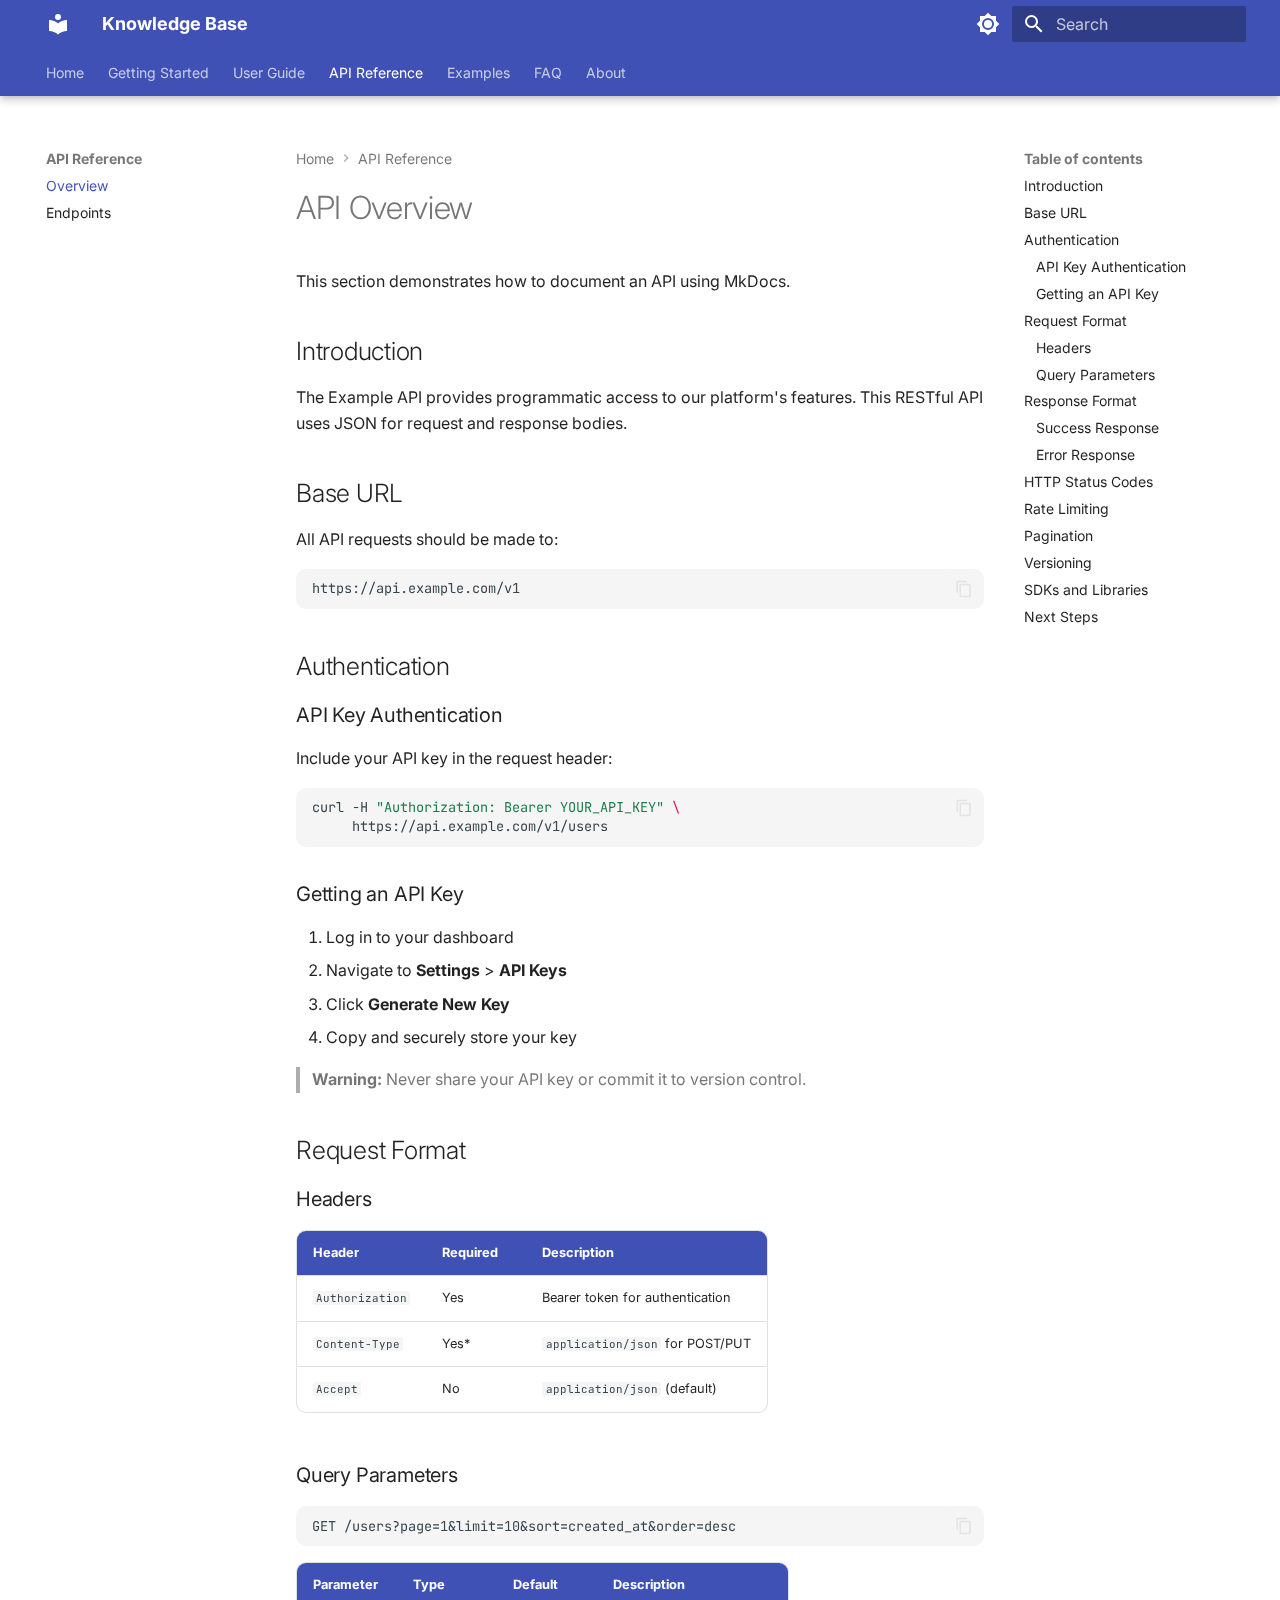
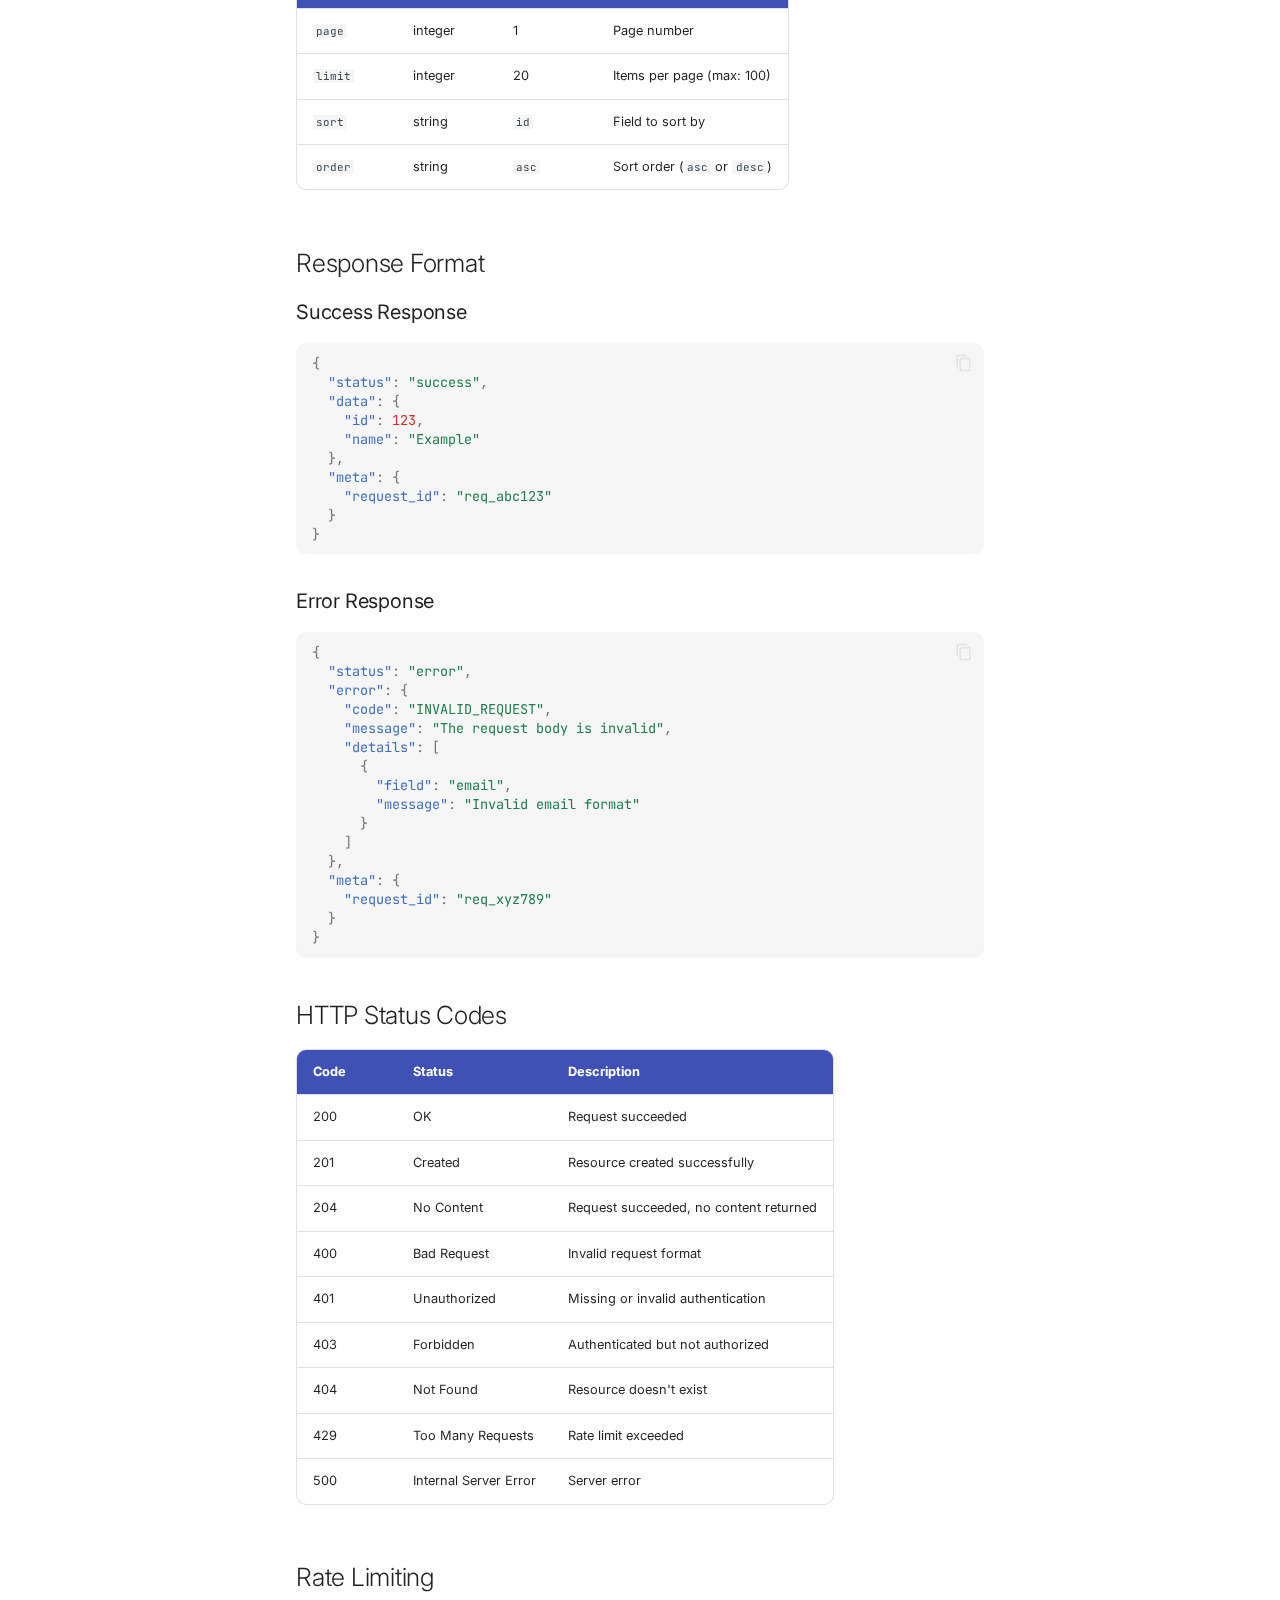
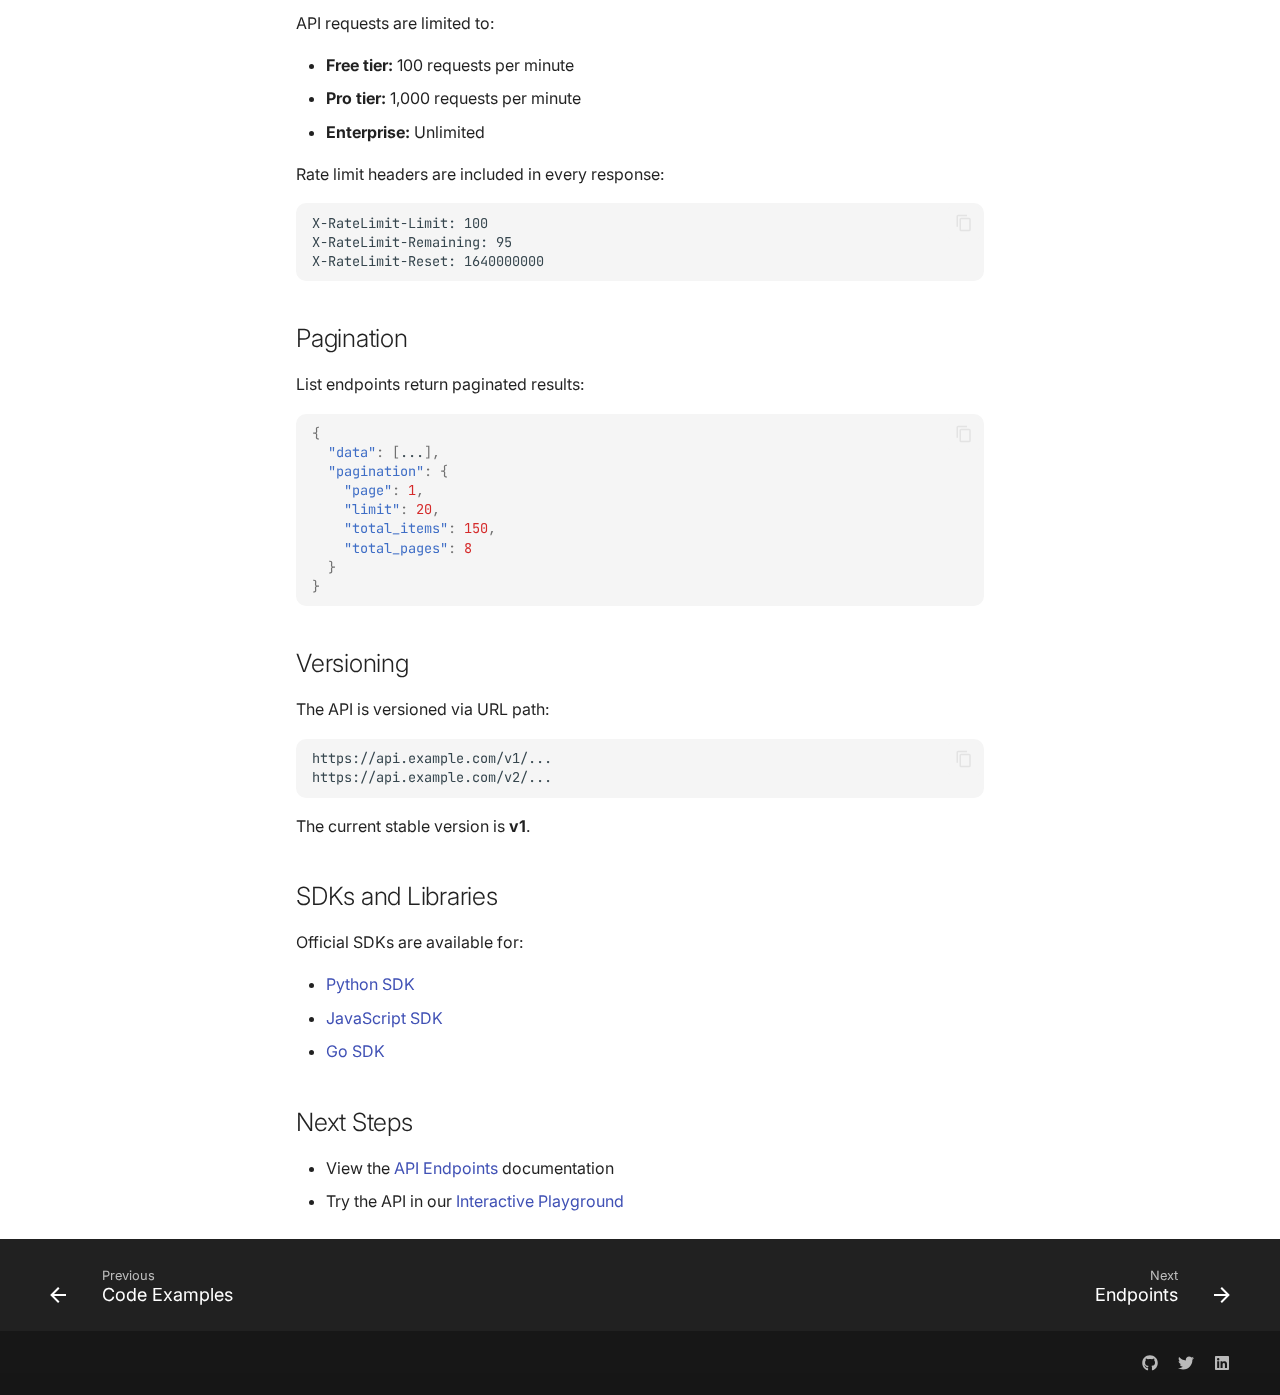
<file: api/overview/index.html>
<!doctype html>
<html lang="en" class="no-js">
  <head>
    
      <meta charset="utf-8">
      <meta name="viewport" content="width=device-width,initial-scale=1">
      
        <meta name="description" content="A comprehensive documentation example">
      
      
        <meta name="author" content="Your Name">
      
      
      
        <link rel="prev" href="../../user-guide/code-examples/">
      
      
        <link rel="next" href="../endpoints/">
      
      
        
      
      
      <link rel="icon" href="../../assets/images/favicon.png">
      <meta name="generator" content="mkdocs-1.6.1, mkdocs-material-9.7.1">
    
    
      
        <title>Overview - Knowledge Base</title>
      
    
    
      <link rel="stylesheet" href="../../assets/stylesheets/main.484c7ddc.min.css">
      
        
        <link rel="stylesheet" href="../../assets/stylesheets/palette.ab4e12ef.min.css">
      
      


    
    
      
    
    
      
        
        
        <link rel="preconnect" href="https://fonts.gstatic.com" crossorigin>
        <link rel="stylesheet" href="https://fonts.googleapis.com/css?family=Inter:300,300i,400,400i,700,700i%7CJetBrains+Mono:400,400i,700,700i&display=fallback">
        <style>:root{--md-text-font:"Inter";--md-code-font:"JetBrains Mono"}</style>
      
    
    
      <link rel="stylesheet" href="../../stylesheets/extra.css">
    
    <script>__md_scope=new URL("../..",location),__md_hash=e=>[...e].reduce(((e,_)=>(e<<5)-e+_.charCodeAt(0)),0),__md_get=(e,_=localStorage,t=__md_scope)=>JSON.parse(_.getItem(t.pathname+"."+e)),__md_set=(e,_,t=localStorage,a=__md_scope)=>{try{t.setItem(a.pathname+"."+e,JSON.stringify(_))}catch(e){}}</script>
    
      

    
    
  </head>
  
  
    
    
      
    
    
    
    
    <body dir="ltr" data-md-color-scheme="default" data-md-color-primary="indigo" data-md-color-accent="indigo">
  
    
    <input class="md-toggle" data-md-toggle="drawer" type="checkbox" id="__drawer" autocomplete="off">
    <input class="md-toggle" data-md-toggle="search" type="checkbox" id="__search" autocomplete="off">
    <label class="md-overlay" for="__drawer"></label>
    <div data-md-component="skip">
      
        
        <a href="#api-overview" class="md-skip">
          Skip to content
        </a>
      
    </div>
    <div data-md-component="announce">
      
    </div>
    
      <div data-md-color-scheme="default" data-md-component="outdated" hidden>
        
      </div>
    
    
      

  

<header class="md-header md-header--shadow md-header--lifted" data-md-component="header">
  <nav class="md-header__inner md-grid" aria-label="Header">
    <a href="../.." title="Knowledge Base" class="md-header__button md-logo" aria-label="Knowledge Base" data-md-component="logo">
      
  
  <svg xmlns="http://www.w3.org/2000/svg" viewBox="0 0 24 24"><path d="M12 8a3 3 0 0 0 3-3 3 3 0 0 0-3-3 3 3 0 0 0-3 3 3 3 0 0 0 3 3m0 3.54C9.64 9.35 6.5 8 3 8v11c3.5 0 6.64 1.35 9 3.54 2.36-2.19 5.5-3.54 9-3.54V8c-3.5 0-6.64 1.35-9 3.54"/></svg>

    </a>
    <label class="md-header__button md-icon" for="__drawer">
      
      <svg xmlns="http://www.w3.org/2000/svg" viewBox="0 0 24 24"><path d="M3 6h18v2H3zm0 5h18v2H3zm0 5h18v2H3z"/></svg>
    </label>
    <div class="md-header__title" data-md-component="header-title">
      <div class="md-header__ellipsis">
        <div class="md-header__topic">
          <span class="md-ellipsis">
            Knowledge Base
          </span>
        </div>
        <div class="md-header__topic" data-md-component="header-topic">
          <span class="md-ellipsis">
            
              Overview
            
          </span>
        </div>
      </div>
    </div>
    
      
        <form class="md-header__option" data-md-component="palette">
  
    
    
    
    <input class="md-option" data-md-color-media="" data-md-color-scheme="default" data-md-color-primary="indigo" data-md-color-accent="indigo"  aria-label="Switch to dark mode"  type="radio" name="__palette" id="__palette_0">
    
      <label class="md-header__button md-icon" title="Switch to dark mode" for="__palette_1" hidden>
        <svg xmlns="http://www.w3.org/2000/svg" viewBox="0 0 24 24"><path d="M12 8a4 4 0 0 0-4 4 4 4 0 0 0 4 4 4 4 0 0 0 4-4 4 4 0 0 0-4-4m0 10a6 6 0 0 1-6-6 6 6 0 0 1 6-6 6 6 0 0 1 6 6 6 6 0 0 1-6 6m8-9.31V4h-4.69L12 .69 8.69 4H4v4.69L.69 12 4 15.31V20h4.69L12 23.31 15.31 20H20v-4.69L23.31 12z"/></svg>
      </label>
    
  
    
    
    
    <input class="md-option" data-md-color-media="" data-md-color-scheme="slate" data-md-color-primary="indigo" data-md-color-accent="indigo"  aria-label="Switch to light mode"  type="radio" name="__palette" id="__palette_1">
    
      <label class="md-header__button md-icon" title="Switch to light mode" for="__palette_0" hidden>
        <svg xmlns="http://www.w3.org/2000/svg" viewBox="0 0 24 24"><path d="M12 18c-.89 0-1.74-.2-2.5-.55C11.56 16.5 13 14.42 13 12s-1.44-4.5-3.5-5.45C10.26 6.2 11.11 6 12 6a6 6 0 0 1 6 6 6 6 0 0 1-6 6m8-9.31V4h-4.69L12 .69 8.69 4H4v4.69L.69 12 4 15.31V20h4.69L12 23.31 15.31 20H20v-4.69L23.31 12z"/></svg>
      </label>
    
  
</form>
      
    
    
      <script>var palette=__md_get("__palette");if(palette&&palette.color){if("(prefers-color-scheme)"===palette.color.media){var media=matchMedia("(prefers-color-scheme: light)"),input=document.querySelector(media.matches?"[data-md-color-media='(prefers-color-scheme: light)']":"[data-md-color-media='(prefers-color-scheme: dark)']");palette.color.media=input.getAttribute("data-md-color-media"),palette.color.scheme=input.getAttribute("data-md-color-scheme"),palette.color.primary=input.getAttribute("data-md-color-primary"),palette.color.accent=input.getAttribute("data-md-color-accent")}for(var[key,value]of Object.entries(palette.color))document.body.setAttribute("data-md-color-"+key,value)}</script>
    
    
    
      
      
        <label class="md-header__button md-icon" for="__search">
          
          <svg xmlns="http://www.w3.org/2000/svg" viewBox="0 0 24 24"><path d="M9.5 3A6.5 6.5 0 0 1 16 9.5c0 1.61-.59 3.09-1.56 4.23l.27.27h.79l5 5-1.5 1.5-5-5v-.79l-.27-.27A6.52 6.52 0 0 1 9.5 16 6.5 6.5 0 0 1 3 9.5 6.5 6.5 0 0 1 9.5 3m0 2C7 5 5 7 5 9.5S7 14 9.5 14 14 12 14 9.5 12 5 9.5 5"/></svg>
        </label>
        <div class="md-search" data-md-component="search" role="dialog">
  <label class="md-search__overlay" for="__search"></label>
  <div class="md-search__inner" role="search">
    <form class="md-search__form" name="search">
      <input type="text" class="md-search__input" name="query" aria-label="Search" placeholder="Search" autocapitalize="off" autocorrect="off" autocomplete="off" spellcheck="false" data-md-component="search-query" required>
      <label class="md-search__icon md-icon" for="__search">
        
        <svg xmlns="http://www.w3.org/2000/svg" viewBox="0 0 24 24"><path d="M9.5 3A6.5 6.5 0 0 1 16 9.5c0 1.61-.59 3.09-1.56 4.23l.27.27h.79l5 5-1.5 1.5-5-5v-.79l-.27-.27A6.52 6.52 0 0 1 9.5 16 6.5 6.5 0 0 1 3 9.5 6.5 6.5 0 0 1 9.5 3m0 2C7 5 5 7 5 9.5S7 14 9.5 14 14 12 14 9.5 12 5 9.5 5"/></svg>
        
        <svg xmlns="http://www.w3.org/2000/svg" viewBox="0 0 24 24"><path d="M20 11v2H8l5.5 5.5-1.42 1.42L4.16 12l7.92-7.92L13.5 5.5 8 11z"/></svg>
      </label>
      <nav class="md-search__options" aria-label="Search">
        
          <a href="javascript:void(0)" class="md-search__icon md-icon" title="Share" aria-label="Share" data-clipboard data-clipboard-text="" data-md-component="search-share" tabindex="-1">
            
            <svg xmlns="http://www.w3.org/2000/svg" viewBox="0 0 24 24"><path d="M18 16.08c-.76 0-1.44.3-1.96.77L8.91 12.7c.05-.23.09-.46.09-.7s-.04-.47-.09-.7l7.05-4.11c.54.5 1.25.81 2.04.81a3 3 0 0 0 3-3 3 3 0 0 0-3-3 3 3 0 0 0-3 3c0 .24.04.47.09.7L8.04 9.81C7.5 9.31 6.79 9 6 9a3 3 0 0 0-3 3 3 3 0 0 0 3 3c.79 0 1.5-.31 2.04-.81l7.12 4.15c-.05.21-.08.43-.08.66 0 1.61 1.31 2.91 2.92 2.91s2.92-1.3 2.92-2.91A2.92 2.92 0 0 0 18 16.08"/></svg>
          </a>
        
        <button type="reset" class="md-search__icon md-icon" title="Clear" aria-label="Clear" tabindex="-1">
          
          <svg xmlns="http://www.w3.org/2000/svg" viewBox="0 0 24 24"><path d="M19 6.41 17.59 5 12 10.59 6.41 5 5 6.41 10.59 12 5 17.59 6.41 19 12 13.41 17.59 19 19 17.59 13.41 12z"/></svg>
        </button>
      </nav>
      
        <div class="md-search__suggest" data-md-component="search-suggest"></div>
      
    </form>
    <div class="md-search__output">
      <div class="md-search__scrollwrap" tabindex="0" data-md-scrollfix>
        <div class="md-search-result" data-md-component="search-result">
          <div class="md-search-result__meta">
            Initializing search
          </div>
          <ol class="md-search-result__list" role="presentation"></ol>
        </div>
      </div>
    </div>
  </div>
</div>
      
    
    
  </nav>
  
    
      
<nav class="md-tabs" aria-label="Tabs" data-md-component="tabs">
  <div class="md-grid">
    <ul class="md-tabs__list">
      
        
  
  
  
  
    <li class="md-tabs__item">
      <a href="../.." class="md-tabs__link">
        
  
  
    
  
  Home

      </a>
    </li>
  

      
        
  
  
  
  
    
    
      <li class="md-tabs__item">
        <a href="../../getting-started/installation/" class="md-tabs__link">
          
  
  
  Getting Started

        </a>
      </li>
    
  

      
        
  
  
  
  
    
    
      <li class="md-tabs__item">
        <a href="../../user-guide/markdown-basics/" class="md-tabs__link">
          
  
  
  User Guide

        </a>
      </li>
    
  

      
        
  
  
  
    
  
  
    
    
      <li class="md-tabs__item md-tabs__item--active">
        <a href="./" class="md-tabs__link">
          
  
  
  API Reference

        </a>
      </li>
    
  

      
        
  
  
  
  
    
    
      <li class="md-tabs__item">
        <a href="../../examples/tables-lists/" class="md-tabs__link">
          
  
  
  Examples

        </a>
      </li>
    
  

      
        
  
  
  
  
    <li class="md-tabs__item">
      <a href="../../faq/" class="md-tabs__link">
        
  
  
    
  
  FAQ

      </a>
    </li>
  

      
        
  
  
  
  
    <li class="md-tabs__item">
      <a href="../../about/" class="md-tabs__link">
        
  
  
    
  
  About

      </a>
    </li>
  

      
    </ul>
  </div>
</nav>
    
  
</header>
    
    <div class="md-container" data-md-component="container">
      
      
        
      
      <main class="md-main" data-md-component="main">
        <div class="md-main__inner md-grid">
          
            
              
              <div class="md-sidebar md-sidebar--primary" data-md-component="sidebar" data-md-type="navigation" >
                <div class="md-sidebar__scrollwrap">
                  <div class="md-sidebar__inner">
                    


  


<nav class="md-nav md-nav--primary md-nav--lifted" aria-label="Navigation" data-md-level="0">
  <label class="md-nav__title" for="__drawer">
    <a href="../.." title="Knowledge Base" class="md-nav__button md-logo" aria-label="Knowledge Base" data-md-component="logo">
      
  
  <svg xmlns="http://www.w3.org/2000/svg" viewBox="0 0 24 24"><path d="M12 8a3 3 0 0 0 3-3 3 3 0 0 0-3-3 3 3 0 0 0-3 3 3 3 0 0 0 3 3m0 3.54C9.64 9.35 6.5 8 3 8v11c3.5 0 6.64 1.35 9 3.54 2.36-2.19 5.5-3.54 9-3.54V8c-3.5 0-6.64 1.35-9 3.54"/></svg>

    </a>
    Knowledge Base
  </label>
  
  <ul class="md-nav__list" data-md-scrollfix>
    
      
      
  
  
  
  
    <li class="md-nav__item">
      <a href="../.." class="md-nav__link">
        
  
  
  <span class="md-ellipsis">
    
  
    Home
  

    
  </span>
  
  

      </a>
    </li>
  

    
      
      
  
  
  
  
    
    
    
    
      
      
        
      
    
    
    <li class="md-nav__item md-nav__item--nested">
      
        
        
          
        
        <input class="md-nav__toggle md-toggle md-toggle--indeterminate" type="checkbox" id="__nav_2" >
        
          
          <label class="md-nav__link" for="__nav_2" id="__nav_2_label" tabindex="0">
            
  
  
  <span class="md-ellipsis">
    
  
    Getting Started
  

    
  </span>
  
  

            <span class="md-nav__icon md-icon"></span>
          </label>
        
        <nav class="md-nav" data-md-level="1" aria-labelledby="__nav_2_label" aria-expanded="false">
          <label class="md-nav__title" for="__nav_2">
            <span class="md-nav__icon md-icon"></span>
            
  
    Getting Started
  

          </label>
          <ul class="md-nav__list" data-md-scrollfix>
            
              
                
  
  
  
  
    <li class="md-nav__item">
      <a href="../../getting-started/installation/" class="md-nav__link">
        
  
  
  <span class="md-ellipsis">
    
  
    Installation
  

    
  </span>
  
  

      </a>
    </li>
  

              
            
              
                
  
  
  
  
    <li class="md-nav__item">
      <a href="../../getting-started/quickstart/" class="md-nav__link">
        
  
  
  <span class="md-ellipsis">
    
  
    Quick Start
  

    
  </span>
  
  

      </a>
    </li>
  

              
            
              
                
  
  
  
  
    <li class="md-nav__item">
      <a href="../../getting-started/configuration/" class="md-nav__link">
        
  
  
  <span class="md-ellipsis">
    
  
    Configuration
  

    
  </span>
  
  

      </a>
    </li>
  

              
            
          </ul>
        </nav>
      
    </li>
  

    
      
      
  
  
  
  
    
    
    
    
      
      
        
      
    
    
    <li class="md-nav__item md-nav__item--nested">
      
        
        
          
        
        <input class="md-nav__toggle md-toggle md-toggle--indeterminate" type="checkbox" id="__nav_3" >
        
          
          <label class="md-nav__link" for="__nav_3" id="__nav_3_label" tabindex="0">
            
  
  
  <span class="md-ellipsis">
    
  
    User Guide
  

    
  </span>
  
  

            <span class="md-nav__icon md-icon"></span>
          </label>
        
        <nav class="md-nav" data-md-level="1" aria-labelledby="__nav_3_label" aria-expanded="false">
          <label class="md-nav__title" for="__nav_3">
            <span class="md-nav__icon md-icon"></span>
            
  
    User Guide
  

          </label>
          <ul class="md-nav__list" data-md-scrollfix>
            
              
                
  
  
  
  
    <li class="md-nav__item">
      <a href="../../user-guide/markdown-basics/" class="md-nav__link">
        
  
  
  <span class="md-ellipsis">
    
  
    Markdown Basics
  

    
  </span>
  
  

      </a>
    </li>
  

              
            
              
                
  
  
  
  
    <li class="md-nav__item">
      <a href="../../user-guide/advanced-formatting/" class="md-nav__link">
        
  
  
  <span class="md-ellipsis">
    
  
    Advanced Formatting
  

    
  </span>
  
  

      </a>
    </li>
  

              
            
              
                
  
  
  
  
    <li class="md-nav__item">
      <a href="../../user-guide/code-examples/" class="md-nav__link">
        
  
  
  <span class="md-ellipsis">
    
  
    Code Examples
  

    
  </span>
  
  

      </a>
    </li>
  

              
            
          </ul>
        </nav>
      
    </li>
  

    
      
      
  
  
    
  
  
  
    
    
    
    
      
        
        
      
      
        
      
    
    
    <li class="md-nav__item md-nav__item--active md-nav__item--section md-nav__item--nested">
      
        
        
        <input class="md-nav__toggle md-toggle " type="checkbox" id="__nav_4" checked>
        
          
          <label class="md-nav__link" for="__nav_4" id="__nav_4_label" tabindex="">
            
  
  
  <span class="md-ellipsis">
    
  
    API Reference
  

    
  </span>
  
  

            <span class="md-nav__icon md-icon"></span>
          </label>
        
        <nav class="md-nav" data-md-level="1" aria-labelledby="__nav_4_label" aria-expanded="true">
          <label class="md-nav__title" for="__nav_4">
            <span class="md-nav__icon md-icon"></span>
            
  
    API Reference
  

          </label>
          <ul class="md-nav__list" data-md-scrollfix>
            
              
                
  
  
    
  
  
  
    <li class="md-nav__item md-nav__item--active">
      
      <input class="md-nav__toggle md-toggle" type="checkbox" id="__toc">
      
      
        
      
      
        <label class="md-nav__link md-nav__link--active" for="__toc">
          
  
  
  <span class="md-ellipsis">
    
  
    Overview
  

    
  </span>
  
  

          <span class="md-nav__icon md-icon"></span>
        </label>
      
      <a href="./" class="md-nav__link md-nav__link--active">
        
  
  
  <span class="md-ellipsis">
    
  
    Overview
  

    
  </span>
  
  

      </a>
      
        

<nav class="md-nav md-nav--secondary" aria-label="Table of contents">
  
  
  
    
  
  
    <label class="md-nav__title" for="__toc">
      <span class="md-nav__icon md-icon"></span>
      Table of contents
    </label>
    <ul class="md-nav__list" data-md-component="toc" data-md-scrollfix>
      
        <li class="md-nav__item">
  <a href="#introduction" class="md-nav__link">
    <span class="md-ellipsis">
      
        Introduction
      
    </span>
  </a>
  
</li>
      
        <li class="md-nav__item">
  <a href="#base-url" class="md-nav__link">
    <span class="md-ellipsis">
      
        Base URL
      
    </span>
  </a>
  
</li>
      
        <li class="md-nav__item">
  <a href="#authentication" class="md-nav__link">
    <span class="md-ellipsis">
      
        Authentication
      
    </span>
  </a>
  
    <nav class="md-nav" aria-label="Authentication">
      <ul class="md-nav__list">
        
          <li class="md-nav__item">
  <a href="#api-key-authentication" class="md-nav__link">
    <span class="md-ellipsis">
      
        API Key Authentication
      
    </span>
  </a>
  
</li>
        
          <li class="md-nav__item">
  <a href="#getting-an-api-key" class="md-nav__link">
    <span class="md-ellipsis">
      
        Getting an API Key
      
    </span>
  </a>
  
</li>
        
      </ul>
    </nav>
  
</li>
      
        <li class="md-nav__item">
  <a href="#request-format" class="md-nav__link">
    <span class="md-ellipsis">
      
        Request Format
      
    </span>
  </a>
  
    <nav class="md-nav" aria-label="Request Format">
      <ul class="md-nav__list">
        
          <li class="md-nav__item">
  <a href="#headers" class="md-nav__link">
    <span class="md-ellipsis">
      
        Headers
      
    </span>
  </a>
  
</li>
        
          <li class="md-nav__item">
  <a href="#query-parameters" class="md-nav__link">
    <span class="md-ellipsis">
      
        Query Parameters
      
    </span>
  </a>
  
</li>
        
      </ul>
    </nav>
  
</li>
      
        <li class="md-nav__item">
  <a href="#response-format" class="md-nav__link">
    <span class="md-ellipsis">
      
        Response Format
      
    </span>
  </a>
  
    <nav class="md-nav" aria-label="Response Format">
      <ul class="md-nav__list">
        
          <li class="md-nav__item">
  <a href="#success-response" class="md-nav__link">
    <span class="md-ellipsis">
      
        Success Response
      
    </span>
  </a>
  
</li>
        
          <li class="md-nav__item">
  <a href="#error-response" class="md-nav__link">
    <span class="md-ellipsis">
      
        Error Response
      
    </span>
  </a>
  
</li>
        
      </ul>
    </nav>
  
</li>
      
        <li class="md-nav__item">
  <a href="#http-status-codes" class="md-nav__link">
    <span class="md-ellipsis">
      
        HTTP Status Codes
      
    </span>
  </a>
  
</li>
      
        <li class="md-nav__item">
  <a href="#rate-limiting" class="md-nav__link">
    <span class="md-ellipsis">
      
        Rate Limiting
      
    </span>
  </a>
  
</li>
      
        <li class="md-nav__item">
  <a href="#pagination" class="md-nav__link">
    <span class="md-ellipsis">
      
        Pagination
      
    </span>
  </a>
  
</li>
      
        <li class="md-nav__item">
  <a href="#versioning" class="md-nav__link">
    <span class="md-ellipsis">
      
        Versioning
      
    </span>
  </a>
  
</li>
      
        <li class="md-nav__item">
  <a href="#sdks-and-libraries" class="md-nav__link">
    <span class="md-ellipsis">
      
        SDKs and Libraries
      
    </span>
  </a>
  
</li>
      
        <li class="md-nav__item">
  <a href="#next-steps" class="md-nav__link">
    <span class="md-ellipsis">
      
        Next Steps
      
    </span>
  </a>
  
</li>
      
    </ul>
  
</nav>
      
    </li>
  

              
            
              
                
  
  
  
  
    <li class="md-nav__item">
      <a href="../endpoints/" class="md-nav__link">
        
  
  
  <span class="md-ellipsis">
    
  
    Endpoints
  

    
  </span>
  
  

      </a>
    </li>
  

              
            
          </ul>
        </nav>
      
    </li>
  

    
      
      
  
  
  
  
    
    
    
    
      
      
        
      
    
    
    <li class="md-nav__item md-nav__item--nested">
      
        
        
          
        
        <input class="md-nav__toggle md-toggle md-toggle--indeterminate" type="checkbox" id="__nav_5" >
        
          
          <label class="md-nav__link" for="__nav_5" id="__nav_5_label" tabindex="0">
            
  
  
  <span class="md-ellipsis">
    
  
    Examples
  

    
  </span>
  
  

            <span class="md-nav__icon md-icon"></span>
          </label>
        
        <nav class="md-nav" data-md-level="1" aria-labelledby="__nav_5_label" aria-expanded="false">
          <label class="md-nav__title" for="__nav_5">
            <span class="md-nav__icon md-icon"></span>
            
  
    Examples
  

          </label>
          <ul class="md-nav__list" data-md-scrollfix>
            
              
                
  
  
  
  
    <li class="md-nav__item">
      <a href="../../examples/tables-lists/" class="md-nav__link">
        
  
  
  <span class="md-ellipsis">
    
  
    Tables & Lists
  

    
  </span>
  
  

      </a>
    </li>
  

              
            
              
                
  
  
  
  
    <li class="md-nav__item">
      <a href="../../examples/images-media/" class="md-nav__link">
        
  
  
  <span class="md-ellipsis">
    
  
    Images & Media
  

    
  </span>
  
  

      </a>
    </li>
  

              
            
          </ul>
        </nav>
      
    </li>
  

    
      
      
  
  
  
  
    <li class="md-nav__item">
      <a href="../../faq/" class="md-nav__link">
        
  
  
  <span class="md-ellipsis">
    
  
    FAQ
  

    
  </span>
  
  

      </a>
    </li>
  

    
      
      
  
  
  
  
    <li class="md-nav__item">
      <a href="../../about/" class="md-nav__link">
        
  
  
  <span class="md-ellipsis">
    
  
    About
  

    
  </span>
  
  

      </a>
    </li>
  

    
  </ul>
</nav>
                  </div>
                </div>
              </div>
            
            
              
              <div class="md-sidebar md-sidebar--secondary" data-md-component="sidebar" data-md-type="toc" >
                <div class="md-sidebar__scrollwrap">
                  <div class="md-sidebar__inner">
                    

<nav class="md-nav md-nav--secondary" aria-label="Table of contents">
  
  
  
    
  
  
    <label class="md-nav__title" for="__toc">
      <span class="md-nav__icon md-icon"></span>
      Table of contents
    </label>
    <ul class="md-nav__list" data-md-component="toc" data-md-scrollfix>
      
        <li class="md-nav__item">
  <a href="#introduction" class="md-nav__link">
    <span class="md-ellipsis">
      
        Introduction
      
    </span>
  </a>
  
</li>
      
        <li class="md-nav__item">
  <a href="#base-url" class="md-nav__link">
    <span class="md-ellipsis">
      
        Base URL
      
    </span>
  </a>
  
</li>
      
        <li class="md-nav__item">
  <a href="#authentication" class="md-nav__link">
    <span class="md-ellipsis">
      
        Authentication
      
    </span>
  </a>
  
    <nav class="md-nav" aria-label="Authentication">
      <ul class="md-nav__list">
        
          <li class="md-nav__item">
  <a href="#api-key-authentication" class="md-nav__link">
    <span class="md-ellipsis">
      
        API Key Authentication
      
    </span>
  </a>
  
</li>
        
          <li class="md-nav__item">
  <a href="#getting-an-api-key" class="md-nav__link">
    <span class="md-ellipsis">
      
        Getting an API Key
      
    </span>
  </a>
  
</li>
        
      </ul>
    </nav>
  
</li>
      
        <li class="md-nav__item">
  <a href="#request-format" class="md-nav__link">
    <span class="md-ellipsis">
      
        Request Format
      
    </span>
  </a>
  
    <nav class="md-nav" aria-label="Request Format">
      <ul class="md-nav__list">
        
          <li class="md-nav__item">
  <a href="#headers" class="md-nav__link">
    <span class="md-ellipsis">
      
        Headers
      
    </span>
  </a>
  
</li>
        
          <li class="md-nav__item">
  <a href="#query-parameters" class="md-nav__link">
    <span class="md-ellipsis">
      
        Query Parameters
      
    </span>
  </a>
  
</li>
        
      </ul>
    </nav>
  
</li>
      
        <li class="md-nav__item">
  <a href="#response-format" class="md-nav__link">
    <span class="md-ellipsis">
      
        Response Format
      
    </span>
  </a>
  
    <nav class="md-nav" aria-label="Response Format">
      <ul class="md-nav__list">
        
          <li class="md-nav__item">
  <a href="#success-response" class="md-nav__link">
    <span class="md-ellipsis">
      
        Success Response
      
    </span>
  </a>
  
</li>
        
          <li class="md-nav__item">
  <a href="#error-response" class="md-nav__link">
    <span class="md-ellipsis">
      
        Error Response
      
    </span>
  </a>
  
</li>
        
      </ul>
    </nav>
  
</li>
      
        <li class="md-nav__item">
  <a href="#http-status-codes" class="md-nav__link">
    <span class="md-ellipsis">
      
        HTTP Status Codes
      
    </span>
  </a>
  
</li>
      
        <li class="md-nav__item">
  <a href="#rate-limiting" class="md-nav__link">
    <span class="md-ellipsis">
      
        Rate Limiting
      
    </span>
  </a>
  
</li>
      
        <li class="md-nav__item">
  <a href="#pagination" class="md-nav__link">
    <span class="md-ellipsis">
      
        Pagination
      
    </span>
  </a>
  
</li>
      
        <li class="md-nav__item">
  <a href="#versioning" class="md-nav__link">
    <span class="md-ellipsis">
      
        Versioning
      
    </span>
  </a>
  
</li>
      
        <li class="md-nav__item">
  <a href="#sdks-and-libraries" class="md-nav__link">
    <span class="md-ellipsis">
      
        SDKs and Libraries
      
    </span>
  </a>
  
</li>
      
        <li class="md-nav__item">
  <a href="#next-steps" class="md-nav__link">
    <span class="md-ellipsis">
      
        Next Steps
      
    </span>
  </a>
  
</li>
      
    </ul>
  
</nav>
                  </div>
                </div>
              </div>
            
          
          
            <div class="md-content" data-md-component="content">
              
                



  


  <nav class="md-path" aria-label="Navigation" >
    <ol class="md-path__list">
      
        
  
  
    <li class="md-path__item">
      <a href="../.." class="md-path__link">
        
  <span class="md-ellipsis">
    Home
  </span>

      </a>
    </li>
  

      
      
        
  
  
    
    
      <li class="md-path__item">
        <a href="./" class="md-path__link">
          
  <span class="md-ellipsis">
    API Reference
  </span>

        </a>
      </li>
    
  

      
    </ol>
  </nav>

              
              <article class="md-content__inner md-typeset">
                
                  



<h1 id="api-overview">API Overview<a class="headerlink" href="#api-overview" title="Permanent link">&para;</a></h1>
<p>This section demonstrates how to document an API using MkDocs.</p>
<h2 id="introduction">Introduction<a class="headerlink" href="#introduction" title="Permanent link">&para;</a></h2>
<p>The Example API provides programmatic access to our platform's features. This RESTful API uses JSON for request and response bodies.</p>
<h2 id="base-url">Base URL<a class="headerlink" href="#base-url" title="Permanent link">&para;</a></h2>
<p>All API requests should be made to:</p>
<div class="language-text highlight"><pre><span></span><code><span id="__span-0-1"><a id="__codelineno-0-1" name="__codelineno-0-1" href="#__codelineno-0-1"></a>https://api.example.com/v1
</span></code></pre></div>
<h2 id="authentication">Authentication<a class="headerlink" href="#authentication" title="Permanent link">&para;</a></h2>
<h3 id="api-key-authentication">API Key Authentication<a class="headerlink" href="#api-key-authentication" title="Permanent link">&para;</a></h3>
<p>Include your API key in the request header:</p>
<div class="language-bash highlight"><pre><span></span><code><span id="__span-1-1"><a id="__codelineno-1-1" name="__codelineno-1-1" href="#__codelineno-1-1"></a>curl<span class="w"> </span>-H<span class="w"> </span><span class="s2">&quot;Authorization: Bearer YOUR_API_KEY&quot;</span><span class="w"> </span><span class="se">\</span>
</span><span id="__span-1-2"><a id="__codelineno-1-2" name="__codelineno-1-2" href="#__codelineno-1-2"></a><span class="w">     </span>https://api.example.com/v1/users
</span></code></pre></div>
<h3 id="getting-an-api-key">Getting an API Key<a class="headerlink" href="#getting-an-api-key" title="Permanent link">&para;</a></h3>
<ol>
<li>Log in to your dashboard</li>
<li>Navigate to <strong>Settings</strong> &gt; <strong>API Keys</strong></li>
<li>Click <strong>Generate New Key</strong></li>
<li>Copy and securely store your key</li>
</ol>
<blockquote>
<p><strong>Warning:</strong> Never share your API key or commit it to version control.</p>
</blockquote>
<h2 id="request-format">Request Format<a class="headerlink" href="#request-format" title="Permanent link">&para;</a></h2>
<h3 id="headers">Headers<a class="headerlink" href="#headers" title="Permanent link">&para;</a></h3>
<table>
<thead>
<tr>
<th>Header</th>
<th>Required</th>
<th>Description</th>
</tr>
</thead>
<tbody>
<tr>
<td><code>Authorization</code></td>
<td>Yes</td>
<td>Bearer token for authentication</td>
</tr>
<tr>
<td><code>Content-Type</code></td>
<td>Yes*</td>
<td><code>application/json</code> for POST/PUT</td>
</tr>
<tr>
<td><code>Accept</code></td>
<td>No</td>
<td><code>application/json</code> (default)</td>
</tr>
</tbody>
</table>
<h3 id="query-parameters">Query Parameters<a class="headerlink" href="#query-parameters" title="Permanent link">&para;</a></h3>
<div class="language-text highlight"><pre><span></span><code><span id="__span-2-1"><a id="__codelineno-2-1" name="__codelineno-2-1" href="#__codelineno-2-1"></a>GET /users?page=1&amp;limit=10&amp;sort=created_at&amp;order=desc
</span></code></pre></div>
<table>
<thead>
<tr>
<th>Parameter</th>
<th>Type</th>
<th>Default</th>
<th>Description</th>
</tr>
</thead>
<tbody>
<tr>
<td><code>page</code></td>
<td>integer</td>
<td>1</td>
<td>Page number</td>
</tr>
<tr>
<td><code>limit</code></td>
<td>integer</td>
<td>20</td>
<td>Items per page (max: 100)</td>
</tr>
<tr>
<td><code>sort</code></td>
<td>string</td>
<td><code>id</code></td>
<td>Field to sort by</td>
</tr>
<tr>
<td><code>order</code></td>
<td>string</td>
<td><code>asc</code></td>
<td>Sort order (<code>asc</code> or <code>desc</code>)</td>
</tr>
</tbody>
</table>
<h2 id="response-format">Response Format<a class="headerlink" href="#response-format" title="Permanent link">&para;</a></h2>
<h3 id="success-response">Success Response<a class="headerlink" href="#success-response" title="Permanent link">&para;</a></h3>
<div class="language-json highlight"><pre><span></span><code><span id="__span-3-1"><a id="__codelineno-3-1" name="__codelineno-3-1" href="#__codelineno-3-1"></a><span class="p">{</span>
</span><span id="__span-3-2"><a id="__codelineno-3-2" name="__codelineno-3-2" href="#__codelineno-3-2"></a><span class="w">  </span><span class="nt">&quot;status&quot;</span><span class="p">:</span><span class="w"> </span><span class="s2">&quot;success&quot;</span><span class="p">,</span>
</span><span id="__span-3-3"><a id="__codelineno-3-3" name="__codelineno-3-3" href="#__codelineno-3-3"></a><span class="w">  </span><span class="nt">&quot;data&quot;</span><span class="p">:</span><span class="w"> </span><span class="p">{</span>
</span><span id="__span-3-4"><a id="__codelineno-3-4" name="__codelineno-3-4" href="#__codelineno-3-4"></a><span class="w">    </span><span class="nt">&quot;id&quot;</span><span class="p">:</span><span class="w"> </span><span class="mi">123</span><span class="p">,</span>
</span><span id="__span-3-5"><a id="__codelineno-3-5" name="__codelineno-3-5" href="#__codelineno-3-5"></a><span class="w">    </span><span class="nt">&quot;name&quot;</span><span class="p">:</span><span class="w"> </span><span class="s2">&quot;Example&quot;</span>
</span><span id="__span-3-6"><a id="__codelineno-3-6" name="__codelineno-3-6" href="#__codelineno-3-6"></a><span class="w">  </span><span class="p">},</span>
</span><span id="__span-3-7"><a id="__codelineno-3-7" name="__codelineno-3-7" href="#__codelineno-3-7"></a><span class="w">  </span><span class="nt">&quot;meta&quot;</span><span class="p">:</span><span class="w"> </span><span class="p">{</span>
</span><span id="__span-3-8"><a id="__codelineno-3-8" name="__codelineno-3-8" href="#__codelineno-3-8"></a><span class="w">    </span><span class="nt">&quot;request_id&quot;</span><span class="p">:</span><span class="w"> </span><span class="s2">&quot;req_abc123&quot;</span>
</span><span id="__span-3-9"><a id="__codelineno-3-9" name="__codelineno-3-9" href="#__codelineno-3-9"></a><span class="w">  </span><span class="p">}</span>
</span><span id="__span-3-10"><a id="__codelineno-3-10" name="__codelineno-3-10" href="#__codelineno-3-10"></a><span class="p">}</span>
</span></code></pre></div>
<h3 id="error-response">Error Response<a class="headerlink" href="#error-response" title="Permanent link">&para;</a></h3>
<div class="language-json highlight"><pre><span></span><code><span id="__span-4-1"><a id="__codelineno-4-1" name="__codelineno-4-1" href="#__codelineno-4-1"></a><span class="p">{</span>
</span><span id="__span-4-2"><a id="__codelineno-4-2" name="__codelineno-4-2" href="#__codelineno-4-2"></a><span class="w">  </span><span class="nt">&quot;status&quot;</span><span class="p">:</span><span class="w"> </span><span class="s2">&quot;error&quot;</span><span class="p">,</span>
</span><span id="__span-4-3"><a id="__codelineno-4-3" name="__codelineno-4-3" href="#__codelineno-4-3"></a><span class="w">  </span><span class="nt">&quot;error&quot;</span><span class="p">:</span><span class="w"> </span><span class="p">{</span>
</span><span id="__span-4-4"><a id="__codelineno-4-4" name="__codelineno-4-4" href="#__codelineno-4-4"></a><span class="w">    </span><span class="nt">&quot;code&quot;</span><span class="p">:</span><span class="w"> </span><span class="s2">&quot;INVALID_REQUEST&quot;</span><span class="p">,</span>
</span><span id="__span-4-5"><a id="__codelineno-4-5" name="__codelineno-4-5" href="#__codelineno-4-5"></a><span class="w">    </span><span class="nt">&quot;message&quot;</span><span class="p">:</span><span class="w"> </span><span class="s2">&quot;The request body is invalid&quot;</span><span class="p">,</span>
</span><span id="__span-4-6"><a id="__codelineno-4-6" name="__codelineno-4-6" href="#__codelineno-4-6"></a><span class="w">    </span><span class="nt">&quot;details&quot;</span><span class="p">:</span><span class="w"> </span><span class="p">[</span>
</span><span id="__span-4-7"><a id="__codelineno-4-7" name="__codelineno-4-7" href="#__codelineno-4-7"></a><span class="w">      </span><span class="p">{</span>
</span><span id="__span-4-8"><a id="__codelineno-4-8" name="__codelineno-4-8" href="#__codelineno-4-8"></a><span class="w">        </span><span class="nt">&quot;field&quot;</span><span class="p">:</span><span class="w"> </span><span class="s2">&quot;email&quot;</span><span class="p">,</span>
</span><span id="__span-4-9"><a id="__codelineno-4-9" name="__codelineno-4-9" href="#__codelineno-4-9"></a><span class="w">        </span><span class="nt">&quot;message&quot;</span><span class="p">:</span><span class="w"> </span><span class="s2">&quot;Invalid email format&quot;</span>
</span><span id="__span-4-10"><a id="__codelineno-4-10" name="__codelineno-4-10" href="#__codelineno-4-10"></a><span class="w">      </span><span class="p">}</span>
</span><span id="__span-4-11"><a id="__codelineno-4-11" name="__codelineno-4-11" href="#__codelineno-4-11"></a><span class="w">    </span><span class="p">]</span>
</span><span id="__span-4-12"><a id="__codelineno-4-12" name="__codelineno-4-12" href="#__codelineno-4-12"></a><span class="w">  </span><span class="p">},</span>
</span><span id="__span-4-13"><a id="__codelineno-4-13" name="__codelineno-4-13" href="#__codelineno-4-13"></a><span class="w">  </span><span class="nt">&quot;meta&quot;</span><span class="p">:</span><span class="w"> </span><span class="p">{</span>
</span><span id="__span-4-14"><a id="__codelineno-4-14" name="__codelineno-4-14" href="#__codelineno-4-14"></a><span class="w">    </span><span class="nt">&quot;request_id&quot;</span><span class="p">:</span><span class="w"> </span><span class="s2">&quot;req_xyz789&quot;</span>
</span><span id="__span-4-15"><a id="__codelineno-4-15" name="__codelineno-4-15" href="#__codelineno-4-15"></a><span class="w">  </span><span class="p">}</span>
</span><span id="__span-4-16"><a id="__codelineno-4-16" name="__codelineno-4-16" href="#__codelineno-4-16"></a><span class="p">}</span>
</span></code></pre></div>
<h2 id="http-status-codes">HTTP Status Codes<a class="headerlink" href="#http-status-codes" title="Permanent link">&para;</a></h2>
<table>
<thead>
<tr>
<th>Code</th>
<th>Status</th>
<th>Description</th>
</tr>
</thead>
<tbody>
<tr>
<td>200</td>
<td>OK</td>
<td>Request succeeded</td>
</tr>
<tr>
<td>201</td>
<td>Created</td>
<td>Resource created successfully</td>
</tr>
<tr>
<td>204</td>
<td>No Content</td>
<td>Request succeeded, no content returned</td>
</tr>
<tr>
<td>400</td>
<td>Bad Request</td>
<td>Invalid request format</td>
</tr>
<tr>
<td>401</td>
<td>Unauthorized</td>
<td>Missing or invalid authentication</td>
</tr>
<tr>
<td>403</td>
<td>Forbidden</td>
<td>Authenticated but not authorized</td>
</tr>
<tr>
<td>404</td>
<td>Not Found</td>
<td>Resource doesn't exist</td>
</tr>
<tr>
<td>429</td>
<td>Too Many Requests</td>
<td>Rate limit exceeded</td>
</tr>
<tr>
<td>500</td>
<td>Internal Server Error</td>
<td>Server error</td>
</tr>
</tbody>
</table>
<h2 id="rate-limiting">Rate Limiting<a class="headerlink" href="#rate-limiting" title="Permanent link">&para;</a></h2>
<p>API requests are limited to:</p>
<ul>
<li><strong>Free tier:</strong> 100 requests per minute</li>
<li><strong>Pro tier:</strong> 1,000 requests per minute</li>
<li><strong>Enterprise:</strong> Unlimited</li>
</ul>
<p>Rate limit headers are included in every response:</p>
<div class="language-text highlight"><pre><span></span><code><span id="__span-5-1"><a id="__codelineno-5-1" name="__codelineno-5-1" href="#__codelineno-5-1"></a>X-RateLimit-Limit: 100
</span><span id="__span-5-2"><a id="__codelineno-5-2" name="__codelineno-5-2" href="#__codelineno-5-2"></a>X-RateLimit-Remaining: 95
</span><span id="__span-5-3"><a id="__codelineno-5-3" name="__codelineno-5-3" href="#__codelineno-5-3"></a>X-RateLimit-Reset: 1640000000
</span></code></pre></div>
<h2 id="pagination">Pagination<a class="headerlink" href="#pagination" title="Permanent link">&para;</a></h2>
<p>List endpoints return paginated results:</p>
<div class="language-json highlight"><pre><span></span><code><span id="__span-6-1"><a id="__codelineno-6-1" name="__codelineno-6-1" href="#__codelineno-6-1"></a><span class="p">{</span>
</span><span id="__span-6-2"><a id="__codelineno-6-2" name="__codelineno-6-2" href="#__codelineno-6-2"></a><span class="w">  </span><span class="nt">&quot;data&quot;</span><span class="p">:</span><span class="w"> </span><span class="p">[</span><span class="err">...</span><span class="p">],</span>
</span><span id="__span-6-3"><a id="__codelineno-6-3" name="__codelineno-6-3" href="#__codelineno-6-3"></a><span class="w">  </span><span class="nt">&quot;pagination&quot;</span><span class="p">:</span><span class="w"> </span><span class="p">{</span>
</span><span id="__span-6-4"><a id="__codelineno-6-4" name="__codelineno-6-4" href="#__codelineno-6-4"></a><span class="w">    </span><span class="nt">&quot;page&quot;</span><span class="p">:</span><span class="w"> </span><span class="mi">1</span><span class="p">,</span>
</span><span id="__span-6-5"><a id="__codelineno-6-5" name="__codelineno-6-5" href="#__codelineno-6-5"></a><span class="w">    </span><span class="nt">&quot;limit&quot;</span><span class="p">:</span><span class="w"> </span><span class="mi">20</span><span class="p">,</span>
</span><span id="__span-6-6"><a id="__codelineno-6-6" name="__codelineno-6-6" href="#__codelineno-6-6"></a><span class="w">    </span><span class="nt">&quot;total_items&quot;</span><span class="p">:</span><span class="w"> </span><span class="mi">150</span><span class="p">,</span>
</span><span id="__span-6-7"><a id="__codelineno-6-7" name="__codelineno-6-7" href="#__codelineno-6-7"></a><span class="w">    </span><span class="nt">&quot;total_pages&quot;</span><span class="p">:</span><span class="w"> </span><span class="mi">8</span>
</span><span id="__span-6-8"><a id="__codelineno-6-8" name="__codelineno-6-8" href="#__codelineno-6-8"></a><span class="w">  </span><span class="p">}</span>
</span><span id="__span-6-9"><a id="__codelineno-6-9" name="__codelineno-6-9" href="#__codelineno-6-9"></a><span class="p">}</span>
</span></code></pre></div>
<h2 id="versioning">Versioning<a class="headerlink" href="#versioning" title="Permanent link">&para;</a></h2>
<p>The API is versioned via URL path:</p>
<div class="language-text highlight"><pre><span></span><code><span id="__span-7-1"><a id="__codelineno-7-1" name="__codelineno-7-1" href="#__codelineno-7-1"></a>https://api.example.com/v1/...
</span><span id="__span-7-2"><a id="__codelineno-7-2" name="__codelineno-7-2" href="#__codelineno-7-2"></a>https://api.example.com/v2/...
</span></code></pre></div>
<p>The current stable version is <strong>v1</strong>.</p>
<h2 id="sdks-and-libraries">SDKs and Libraries<a class="headerlink" href="#sdks-and-libraries" title="Permanent link">&para;</a></h2>
<p>Official SDKs are available for:</p>
<ul>
<li><a href="https://github.com/example/python-sdk">Python SDK</a></li>
<li><a href="https://github.com/example/js-sdk">JavaScript SDK</a></li>
<li><a href="https://github.com/example/go-sdk">Go SDK</a></li>
</ul>
<h2 id="next-steps">Next Steps<a class="headerlink" href="#next-steps" title="Permanent link">&para;</a></h2>
<ul>
<li>View the <a href="../endpoints/">API Endpoints</a> documentation</li>
<li>Try the API in our <a href="https://api.example.com/playground">Interactive Playground</a></li>
</ul>












                
              </article>
            </div>
          
          
  <script>var tabs=__md_get("__tabs");if(Array.isArray(tabs))e:for(var set of document.querySelectorAll(".tabbed-set")){var labels=set.querySelector(".tabbed-labels");for(var tab of tabs)for(var label of labels.getElementsByTagName("label"))if(label.innerText.trim()===tab){var input=document.getElementById(label.htmlFor);input.checked=!0;continue e}}</script>

<script>var target=document.getElementById(location.hash.slice(1));target&&target.name&&(target.checked=target.name.startsWith("__tabbed_"))</script>
        </div>
        
          <button type="button" class="md-top md-icon" data-md-component="top" hidden>
  
  <svg xmlns="http://www.w3.org/2000/svg" viewBox="0 0 24 24"><path d="M13 20h-2V8l-5.5 5.5-1.42-1.42L12 4.16l7.92 7.92-1.42 1.42L13 8z"/></svg>
  Back to top
</button>
        
      </main>
      
        <footer class="md-footer">
  
    
      
      <nav class="md-footer__inner md-grid" aria-label="Footer" >
        
          
          <a href="../../user-guide/code-examples/" class="md-footer__link md-footer__link--prev" aria-label="Previous: Code Examples">
            <div class="md-footer__button md-icon">
              
              <svg xmlns="http://www.w3.org/2000/svg" viewBox="0 0 24 24"><path d="M20 11v2H8l5.5 5.5-1.42 1.42L4.16 12l7.92-7.92L13.5 5.5 8 11z"/></svg>
            </div>
            <div class="md-footer__title">
              <span class="md-footer__direction">
                Previous
              </span>
              <div class="md-ellipsis">
                Code Examples
              </div>
            </div>
          </a>
        
        
          
          <a href="../endpoints/" class="md-footer__link md-footer__link--next" aria-label="Next: Endpoints">
            <div class="md-footer__title">
              <span class="md-footer__direction">
                Next
              </span>
              <div class="md-ellipsis">
                Endpoints
              </div>
            </div>
            <div class="md-footer__button md-icon">
              
              <svg xmlns="http://www.w3.org/2000/svg" viewBox="0 0 24 24"><path d="M4 11v2h12l-5.5 5.5 1.42 1.42L19.84 12l-7.92-7.92L10.5 5.5 16 11z"/></svg>
            </div>
          </a>
        
      </nav>
    
  
  <div class="md-footer-meta md-typeset">
    <div class="md-footer-meta__inner md-grid">
      <div class="md-copyright">
  
  
</div>
      
        
<div class="md-social">
  
    
    
    
    
      
      
    
    <a href="https://github.com/yourusername" target="_blank" rel="noopener" title="github.com" class="md-social__link">
      <svg xmlns="http://www.w3.org/2000/svg" viewBox="0 0 512 512"><!--! Font Awesome Free 7.1.0 by @fontawesome - https://fontawesome.com License - https://fontawesome.com/license/free (Icons: CC BY 4.0, Fonts: SIL OFL 1.1, Code: MIT License) Copyright 2025 Fonticons, Inc.--><path d="M173.9 397.4c0 2-2.3 3.6-5.2 3.6-3.3.3-5.6-1.3-5.6-3.6 0-2 2.3-3.6 5.2-3.6 3-.3 5.6 1.3 5.6 3.6m-31.1-4.5c-.7 2 1.3 4.3 4.3 4.9 2.6 1 5.6 0 6.2-2s-1.3-4.3-4.3-5.2c-2.6-.7-5.5.3-6.2 2.3m44.2-1.7c-2.9.7-4.9 2.6-4.6 4.9.3 2 2.9 3.3 5.9 2.6 2.9-.7 4.9-2.6 4.6-4.6-.3-1.9-3-3.2-5.9-2.9M252.8 8C114.1 8 8 113.3 8 252c0 110.9 69.8 205.8 169.5 239.2 12.8 2.3 17.3-5.6 17.3-12.1 0-6.2-.3-40.4-.3-61.4 0 0-70 15-84.7-29.8 0 0-11.4-29.1-27.8-36.6 0 0-22.9-15.7 1.6-15.4 0 0 24.9 2 38.6 25.8 21.9 38.6 58.6 27.5 72.9 20.9 2.3-16 8.8-27.1 16-33.7-55.9-6.2-112.3-14.3-112.3-110.5 0-27.5 7.6-41.3 23.6-58.9-2.6-6.5-11.1-33.3 2.6-67.9 20.9-6.5 69 27 69 27 20-5.6 41.5-8.5 62.8-8.5s42.8 2.9 62.8 8.5c0 0 48.1-33.6 69-27 13.7 34.7 5.2 61.4 2.6 67.9 16 17.7 25.8 31.5 25.8 58.9 0 96.5-58.9 104.2-114.8 110.5 9.2 7.9 17 22.9 17 46.4 0 33.7-.3 75.4-.3 83.6 0 6.5 4.6 14.4 17.3 12.1C436.2 457.8 504 362.9 504 252 504 113.3 391.5 8 252.8 8M105.2 352.9c-1.3 1-1 3.3.7 5.2 1.6 1.6 3.9 2.3 5.2 1 1.3-1 1-3.3-.7-5.2-1.6-1.6-3.9-2.3-5.2-1m-10.8-8.1c-.7 1.3.3 2.9 2.3 3.9 1.6 1 3.6.7 4.3-.7.7-1.3-.3-2.9-2.3-3.9-2-.6-3.6-.3-4.3.7m32.4 35.6c-1.6 1.3-1 4.3 1.3 6.2 2.3 2.3 5.2 2.6 6.5 1 1.3-1.3.7-4.3-1.3-6.2-2.2-2.3-5.2-2.6-6.5-1m-11.4-14.7c-1.6 1-1.6 3.6 0 5.9s4.3 3.3 5.6 2.3c1.6-1.3 1.6-3.9 0-6.2-1.4-2.3-4-3.3-5.6-2"/></svg>
    </a>
  
    
    
    
    
      
      
    
    <a href="https://twitter.com/yourusername" target="_blank" rel="noopener" title="twitter.com" class="md-social__link">
      <svg xmlns="http://www.w3.org/2000/svg" viewBox="0 0 512 512"><!--! Font Awesome Free 7.1.0 by @fontawesome - https://fontawesome.com License - https://fontawesome.com/license/free (Icons: CC BY 4.0, Fonts: SIL OFL 1.1, Code: MIT License) Copyright 2025 Fonticons, Inc.--><path d="M459.4 151.7c.3 4.5.3 9.1.3 13.6 0 138.7-105.6 298.6-298.6 298.6-59.5 0-114.7-17.2-161.1-47.1 8.4 1 16.6 1.3 25.3 1.3 49.1 0 94.2-16.6 130.3-44.8-46.1-1-84.8-31.2-98.1-72.8 6.5 1 13 1.6 19.8 1.6 9.4 0 18.8-1.3 27.6-3.6-48.1-9.7-84.1-52-84.1-103v-1.3c14 7.8 30.2 12.7 47.4 13.3-28.3-18.8-46.8-51-46.8-87.4 0-19.5 5.2-37.4 14.3-53C87.4 130.8 165 172.4 252.1 176.9c-1.6-7.8-2.6-15.9-2.6-24C249.5 95.1 296.3 48 354.4 48c30.2 0 57.5 12.7 76.7 33.1 23.7-4.5 46.5-13.3 66.6-25.3-7.8 24.4-24.4 44.8-46.1 57.8 21.1-2.3 41.6-8.1 60.4-16.2-14.3 20.8-32.2 39.3-52.6 54.3"/></svg>
    </a>
  
    
    
    
    
      
      
    
    <a href="https://linkedin.com/in/yourusername" target="_blank" rel="noopener" title="linkedin.com" class="md-social__link">
      <svg xmlns="http://www.w3.org/2000/svg" viewBox="0 0 448 512"><!--! Font Awesome Free 7.1.0 by @fontawesome - https://fontawesome.com License - https://fontawesome.com/license/free (Icons: CC BY 4.0, Fonts: SIL OFL 1.1, Code: MIT License) Copyright 2025 Fonticons, Inc.--><path d="M416 32H31.9C14.3 32 0 46.5 0 64.3v383.4C0 465.5 14.3 480 31.9 480H416c17.6 0 32-14.5 32-32.3V64.3c0-17.8-14.4-32.3-32-32.3M135.4 416H69V202.2h66.5V416zM102.2 96a38.5 38.5 0 1 1 0 77 38.5 38.5 0 1 1 0-77m282.1 320h-66.4V312c0-24.8-.5-56.7-34.5-56.7-34.6 0-39.9 27-39.9 54.9V416h-66.4V202.2h63.7v29.2h.9c8.9-16.8 30.6-34.5 62.9-34.5 67.2 0 79.7 44.3 79.7 101.9z"/></svg>
    </a>
  
</div>
      
    </div>
  </div>
</footer>
      
    </div>
    <div class="md-dialog" data-md-component="dialog">
      <div class="md-dialog__inner md-typeset"></div>
    </div>
    
      <div class="md-progress" data-md-component="progress" role="progressbar"></div>
    
    
    
      
      
      <script id="__config" type="application/json">{"annotate": null, "base": "../..", "features": ["navigation.instant", "navigation.instant.progress", "navigation.tracking", "navigation.tabs", "navigation.tabs.sticky", "navigation.sections", "navigation.expand", "navigation.path", "navigation.top", "navigation.footer", "search.suggest", "search.highlight", "search.share", "content.code.copy", "content.code.annotate", "content.tabs.link", "toc.follow"], "search": "../../assets/javascripts/workers/search.2c215733.min.js", "tags": null, "translations": {"clipboard.copied": "Copied to clipboard", "clipboard.copy": "Copy to clipboard", "search.result.more.one": "1 more on this page", "search.result.more.other": "# more on this page", "search.result.none": "No matching documents", "search.result.one": "1 matching document", "search.result.other": "# matching documents", "search.result.placeholder": "Type to start searching", "search.result.term.missing": "Missing", "select.version": "Select version"}, "version": "1.0.0"}</script>
    
    
      <script src="../../assets/javascripts/bundle.79ae519e.min.js"></script>
      
    
  </body>
</html>
</file>
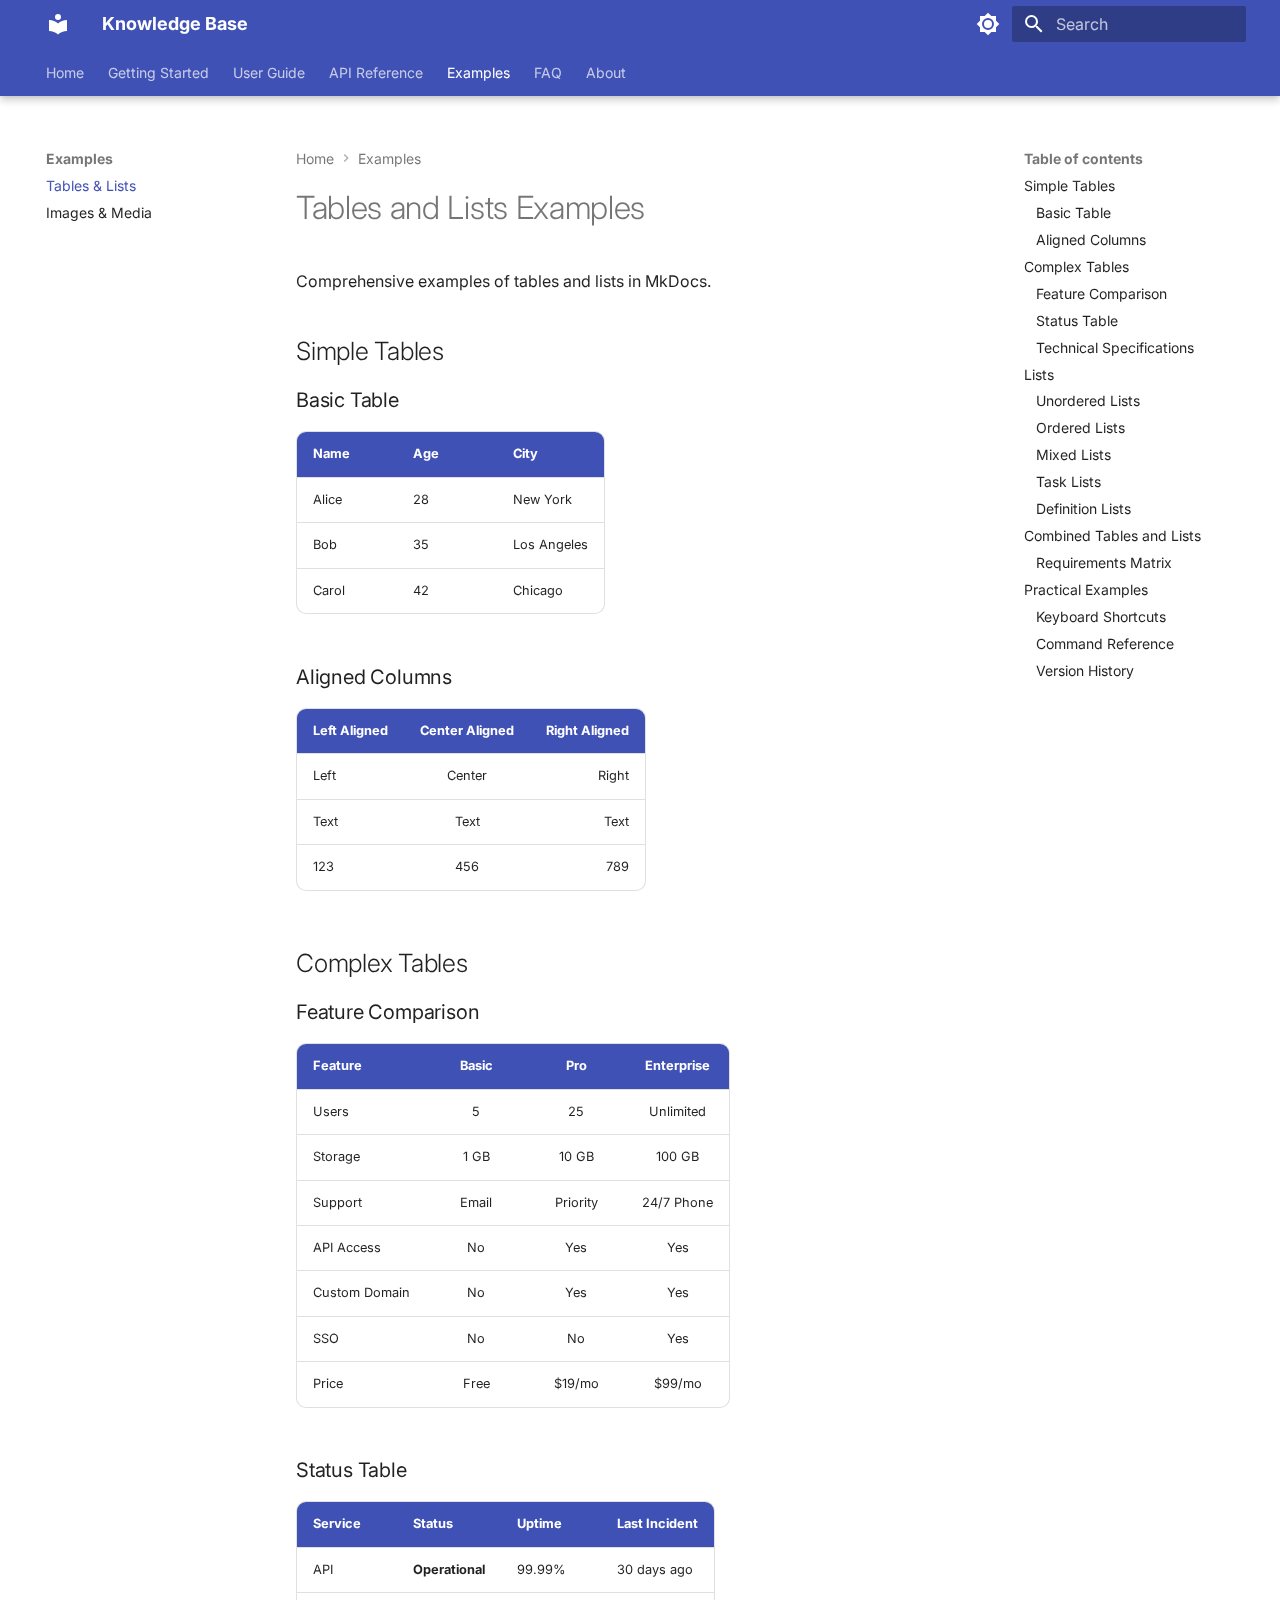
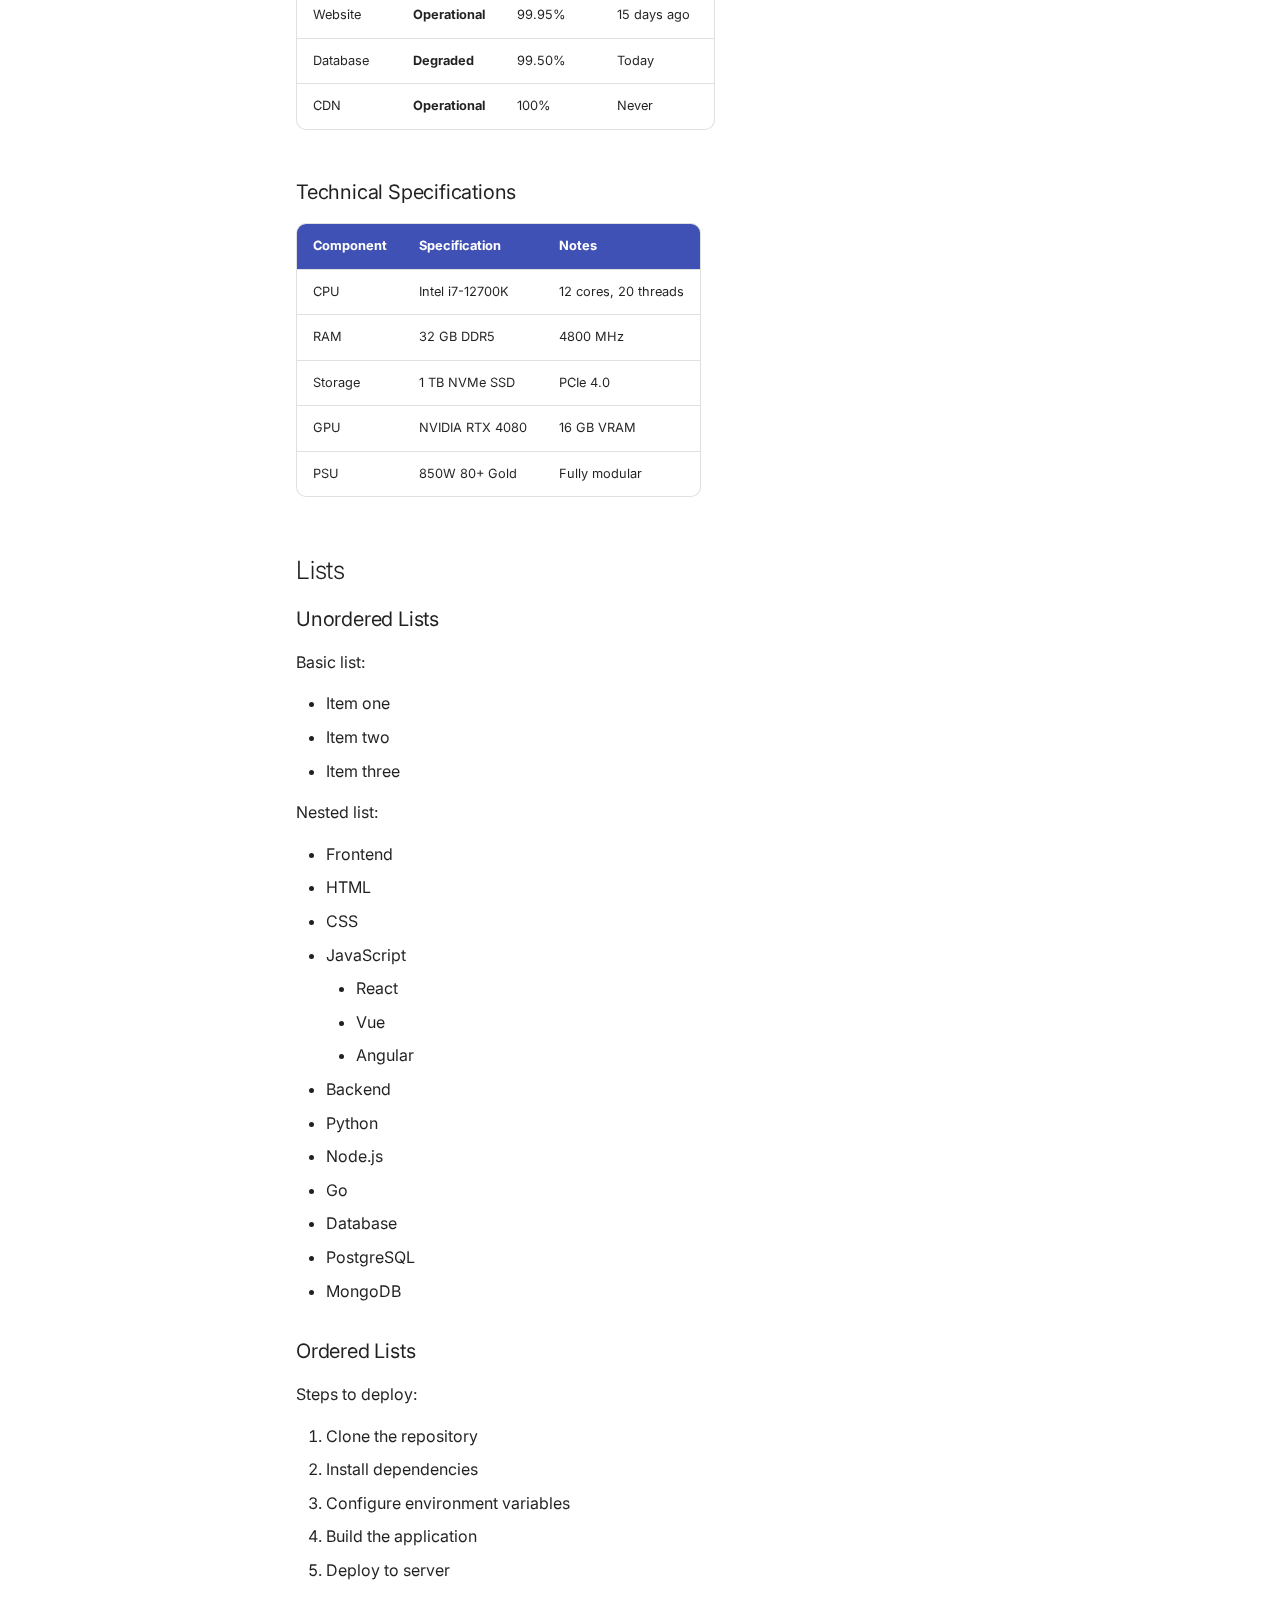
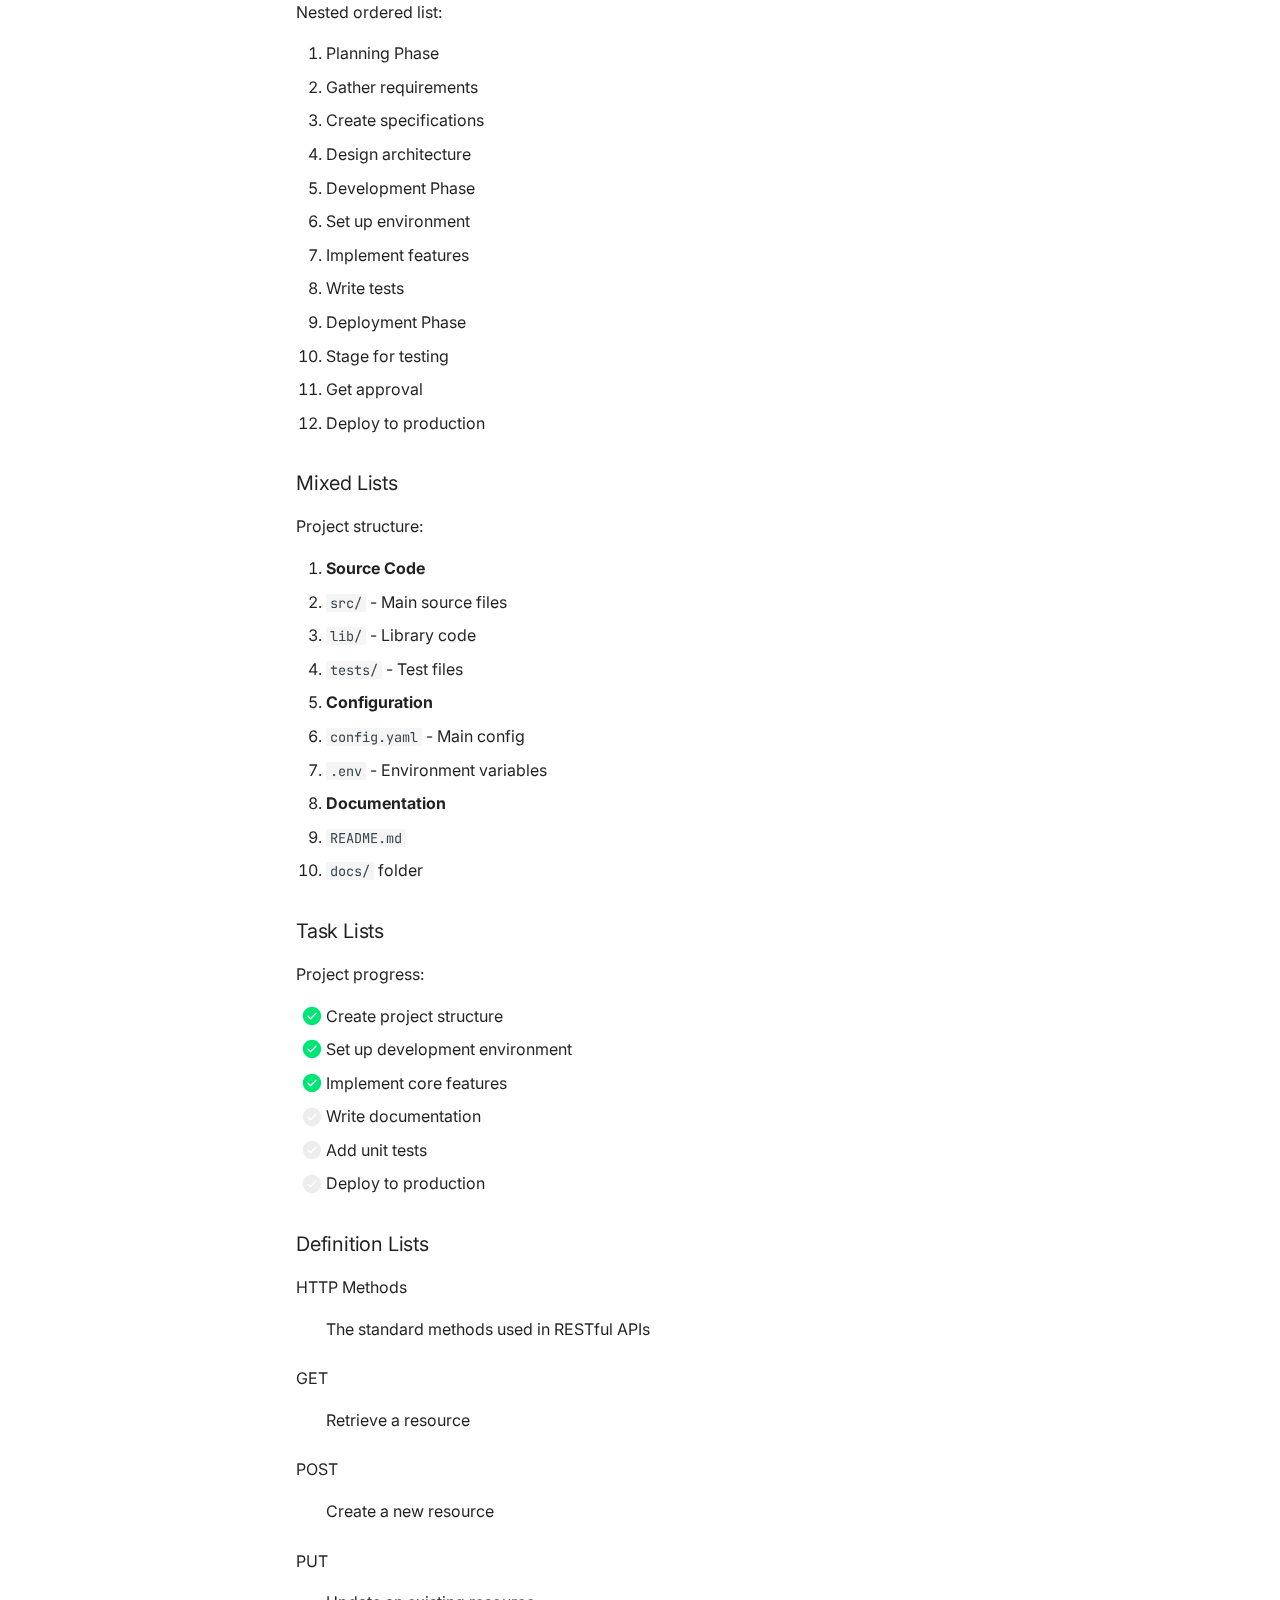
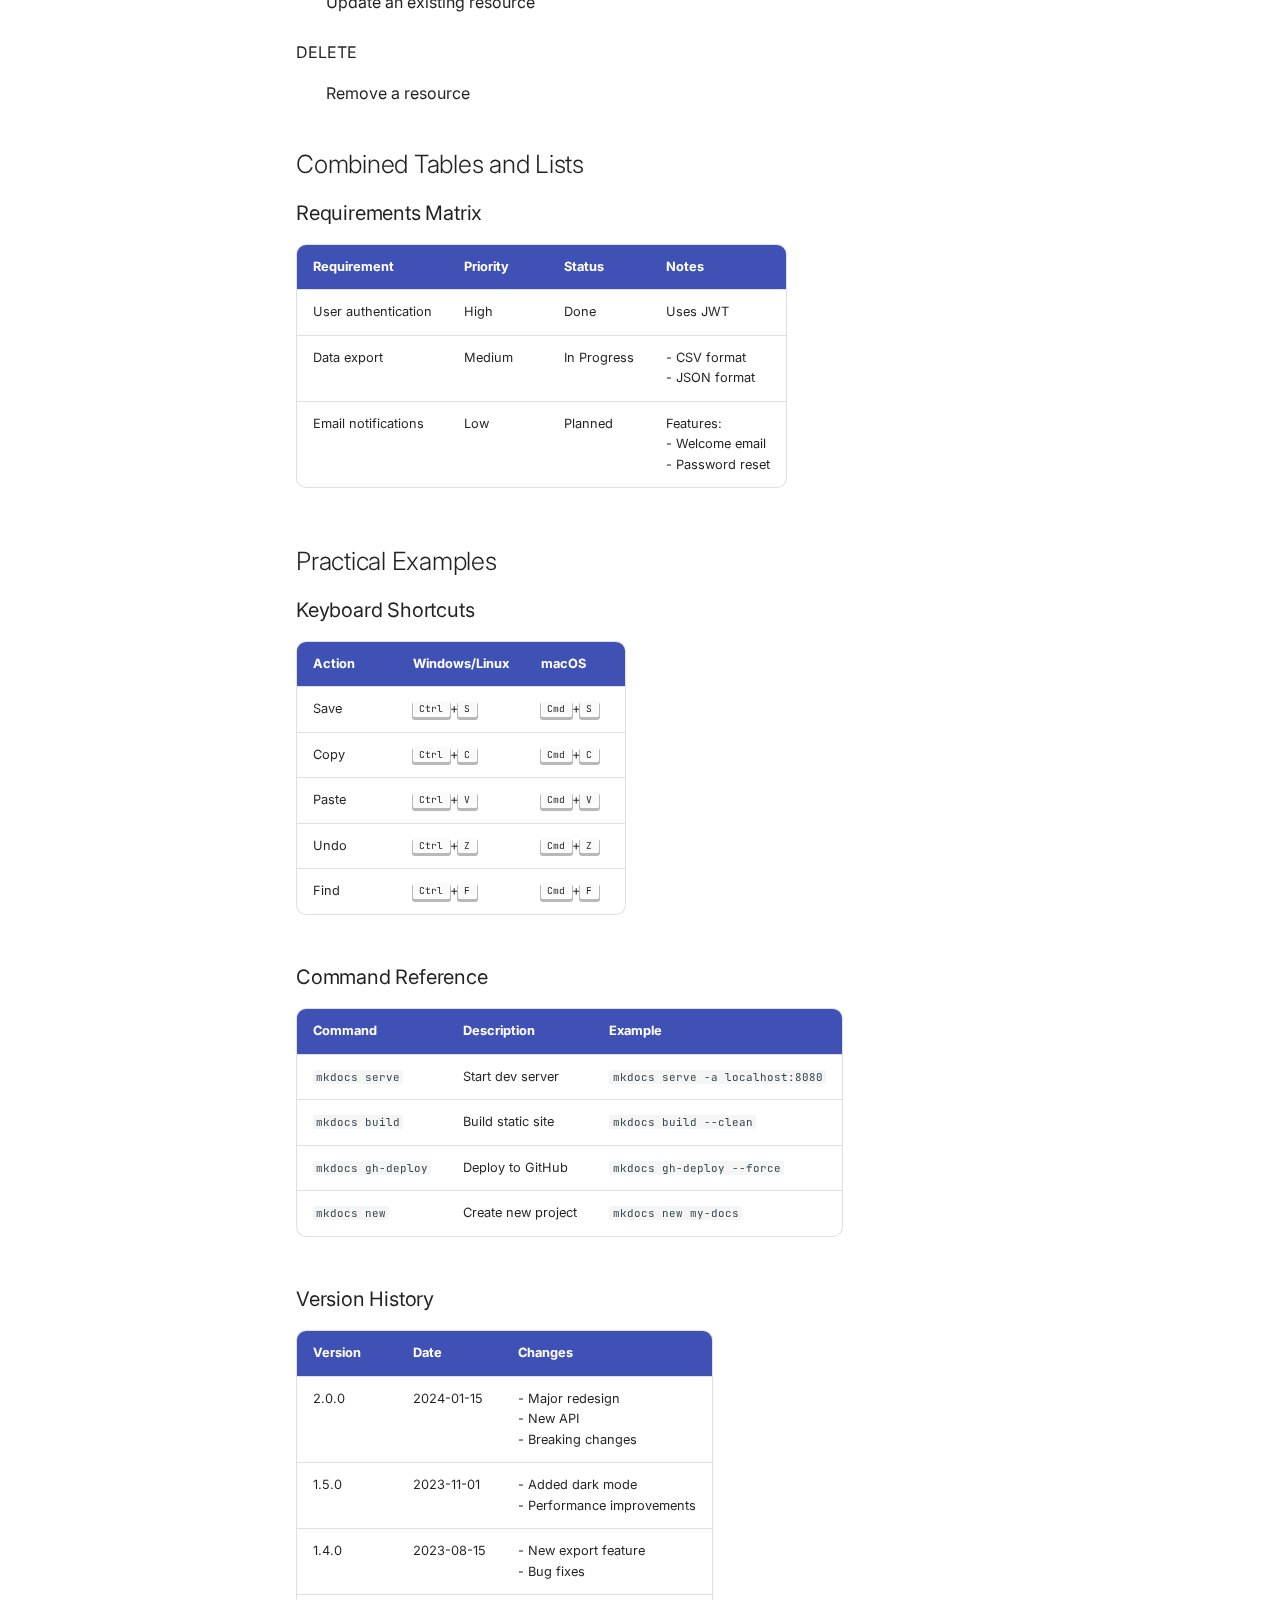
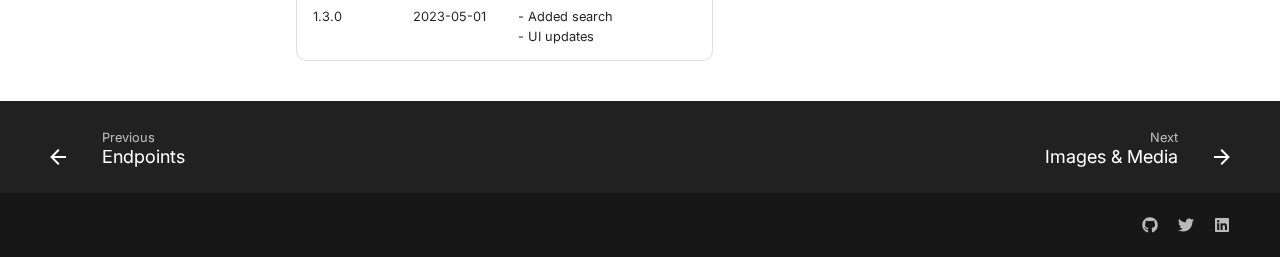
<file: examples/tables-lists/index.html>
<!doctype html>
<html lang="en" class="no-js">
  <head>
    
      <meta charset="utf-8">
      <meta name="viewport" content="width=device-width,initial-scale=1">
      
        <meta name="description" content="A comprehensive documentation example">
      
      
        <meta name="author" content="Your Name">
      
      
      
        <link rel="prev" href="../../api/endpoints/">
      
      
        <link rel="next" href="../images-media/">
      
      
        
      
      
      <link rel="icon" href="../../assets/images/favicon.png">
      <meta name="generator" content="mkdocs-1.6.1, mkdocs-material-9.7.1">
    
    
      
        <title>Tables & Lists - Knowledge Base</title>
      
    
    
      <link rel="stylesheet" href="../../assets/stylesheets/main.484c7ddc.min.css">
      
        
        <link rel="stylesheet" href="../../assets/stylesheets/palette.ab4e12ef.min.css">
      
      


    
    
      
    
    
      
        
        
        <link rel="preconnect" href="https://fonts.gstatic.com" crossorigin>
        <link rel="stylesheet" href="https://fonts.googleapis.com/css?family=Inter:300,300i,400,400i,700,700i%7CJetBrains+Mono:400,400i,700,700i&display=fallback">
        <style>:root{--md-text-font:"Inter";--md-code-font:"JetBrains Mono"}</style>
      
    
    
      <link rel="stylesheet" href="../../stylesheets/extra.css">
    
    <script>__md_scope=new URL("../..",location),__md_hash=e=>[...e].reduce(((e,_)=>(e<<5)-e+_.charCodeAt(0)),0),__md_get=(e,_=localStorage,t=__md_scope)=>JSON.parse(_.getItem(t.pathname+"."+e)),__md_set=(e,_,t=localStorage,a=__md_scope)=>{try{t.setItem(a.pathname+"."+e,JSON.stringify(_))}catch(e){}}</script>
    
      

    
    
  </head>
  
  
    
    
      
    
    
    
    
    <body dir="ltr" data-md-color-scheme="default" data-md-color-primary="indigo" data-md-color-accent="indigo">
  
    
    <input class="md-toggle" data-md-toggle="drawer" type="checkbox" id="__drawer" autocomplete="off">
    <input class="md-toggle" data-md-toggle="search" type="checkbox" id="__search" autocomplete="off">
    <label class="md-overlay" for="__drawer"></label>
    <div data-md-component="skip">
      
        
        <a href="#tables-and-lists-examples" class="md-skip">
          Skip to content
        </a>
      
    </div>
    <div data-md-component="announce">
      
    </div>
    
      <div data-md-color-scheme="default" data-md-component="outdated" hidden>
        
      </div>
    
    
      

  

<header class="md-header md-header--shadow md-header--lifted" data-md-component="header">
  <nav class="md-header__inner md-grid" aria-label="Header">
    <a href="../.." title="Knowledge Base" class="md-header__button md-logo" aria-label="Knowledge Base" data-md-component="logo">
      
  
  <svg xmlns="http://www.w3.org/2000/svg" viewBox="0 0 24 24"><path d="M12 8a3 3 0 0 0 3-3 3 3 0 0 0-3-3 3 3 0 0 0-3 3 3 3 0 0 0 3 3m0 3.54C9.64 9.35 6.5 8 3 8v11c3.5 0 6.64 1.35 9 3.54 2.36-2.19 5.5-3.54 9-3.54V8c-3.5 0-6.64 1.35-9 3.54"/></svg>

    </a>
    <label class="md-header__button md-icon" for="__drawer">
      
      <svg xmlns="http://www.w3.org/2000/svg" viewBox="0 0 24 24"><path d="M3 6h18v2H3zm0 5h18v2H3zm0 5h18v2H3z"/></svg>
    </label>
    <div class="md-header__title" data-md-component="header-title">
      <div class="md-header__ellipsis">
        <div class="md-header__topic">
          <span class="md-ellipsis">
            Knowledge Base
          </span>
        </div>
        <div class="md-header__topic" data-md-component="header-topic">
          <span class="md-ellipsis">
            
              Tables & Lists
            
          </span>
        </div>
      </div>
    </div>
    
      
        <form class="md-header__option" data-md-component="palette">
  
    
    
    
    <input class="md-option" data-md-color-media="" data-md-color-scheme="default" data-md-color-primary="indigo" data-md-color-accent="indigo"  aria-label="Switch to dark mode"  type="radio" name="__palette" id="__palette_0">
    
      <label class="md-header__button md-icon" title="Switch to dark mode" for="__palette_1" hidden>
        <svg xmlns="http://www.w3.org/2000/svg" viewBox="0 0 24 24"><path d="M12 8a4 4 0 0 0-4 4 4 4 0 0 0 4 4 4 4 0 0 0 4-4 4 4 0 0 0-4-4m0 10a6 6 0 0 1-6-6 6 6 0 0 1 6-6 6 6 0 0 1 6 6 6 6 0 0 1-6 6m8-9.31V4h-4.69L12 .69 8.69 4H4v4.69L.69 12 4 15.31V20h4.69L12 23.31 15.31 20H20v-4.69L23.31 12z"/></svg>
      </label>
    
  
    
    
    
    <input class="md-option" data-md-color-media="" data-md-color-scheme="slate" data-md-color-primary="indigo" data-md-color-accent="indigo"  aria-label="Switch to light mode"  type="radio" name="__palette" id="__palette_1">
    
      <label class="md-header__button md-icon" title="Switch to light mode" for="__palette_0" hidden>
        <svg xmlns="http://www.w3.org/2000/svg" viewBox="0 0 24 24"><path d="M12 18c-.89 0-1.74-.2-2.5-.55C11.56 16.5 13 14.42 13 12s-1.44-4.5-3.5-5.45C10.26 6.2 11.11 6 12 6a6 6 0 0 1 6 6 6 6 0 0 1-6 6m8-9.31V4h-4.69L12 .69 8.69 4H4v4.69L.69 12 4 15.31V20h4.69L12 23.31 15.31 20H20v-4.69L23.31 12z"/></svg>
      </label>
    
  
</form>
      
    
    
      <script>var palette=__md_get("__palette");if(palette&&palette.color){if("(prefers-color-scheme)"===palette.color.media){var media=matchMedia("(prefers-color-scheme: light)"),input=document.querySelector(media.matches?"[data-md-color-media='(prefers-color-scheme: light)']":"[data-md-color-media='(prefers-color-scheme: dark)']");palette.color.media=input.getAttribute("data-md-color-media"),palette.color.scheme=input.getAttribute("data-md-color-scheme"),palette.color.primary=input.getAttribute("data-md-color-primary"),palette.color.accent=input.getAttribute("data-md-color-accent")}for(var[key,value]of Object.entries(palette.color))document.body.setAttribute("data-md-color-"+key,value)}</script>
    
    
    
      
      
        <label class="md-header__button md-icon" for="__search">
          
          <svg xmlns="http://www.w3.org/2000/svg" viewBox="0 0 24 24"><path d="M9.5 3A6.5 6.5 0 0 1 16 9.5c0 1.61-.59 3.09-1.56 4.23l.27.27h.79l5 5-1.5 1.5-5-5v-.79l-.27-.27A6.52 6.52 0 0 1 9.5 16 6.5 6.5 0 0 1 3 9.5 6.5 6.5 0 0 1 9.5 3m0 2C7 5 5 7 5 9.5S7 14 9.5 14 14 12 14 9.5 12 5 9.5 5"/></svg>
        </label>
        <div class="md-search" data-md-component="search" role="dialog">
  <label class="md-search__overlay" for="__search"></label>
  <div class="md-search__inner" role="search">
    <form class="md-search__form" name="search">
      <input type="text" class="md-search__input" name="query" aria-label="Search" placeholder="Search" autocapitalize="off" autocorrect="off" autocomplete="off" spellcheck="false" data-md-component="search-query" required>
      <label class="md-search__icon md-icon" for="__search">
        
        <svg xmlns="http://www.w3.org/2000/svg" viewBox="0 0 24 24"><path d="M9.5 3A6.5 6.5 0 0 1 16 9.5c0 1.61-.59 3.09-1.56 4.23l.27.27h.79l5 5-1.5 1.5-5-5v-.79l-.27-.27A6.52 6.52 0 0 1 9.5 16 6.5 6.5 0 0 1 3 9.5 6.5 6.5 0 0 1 9.5 3m0 2C7 5 5 7 5 9.5S7 14 9.5 14 14 12 14 9.5 12 5 9.5 5"/></svg>
        
        <svg xmlns="http://www.w3.org/2000/svg" viewBox="0 0 24 24"><path d="M20 11v2H8l5.5 5.5-1.42 1.42L4.16 12l7.92-7.92L13.5 5.5 8 11z"/></svg>
      </label>
      <nav class="md-search__options" aria-label="Search">
        
          <a href="javascript:void(0)" class="md-search__icon md-icon" title="Share" aria-label="Share" data-clipboard data-clipboard-text="" data-md-component="search-share" tabindex="-1">
            
            <svg xmlns="http://www.w3.org/2000/svg" viewBox="0 0 24 24"><path d="M18 16.08c-.76 0-1.44.3-1.96.77L8.91 12.7c.05-.23.09-.46.09-.7s-.04-.47-.09-.7l7.05-4.11c.54.5 1.25.81 2.04.81a3 3 0 0 0 3-3 3 3 0 0 0-3-3 3 3 0 0 0-3 3c0 .24.04.47.09.7L8.04 9.81C7.5 9.31 6.79 9 6 9a3 3 0 0 0-3 3 3 3 0 0 0 3 3c.79 0 1.5-.31 2.04-.81l7.12 4.15c-.05.21-.08.43-.08.66 0 1.61 1.31 2.91 2.92 2.91s2.92-1.3 2.92-2.91A2.92 2.92 0 0 0 18 16.08"/></svg>
          </a>
        
        <button type="reset" class="md-search__icon md-icon" title="Clear" aria-label="Clear" tabindex="-1">
          
          <svg xmlns="http://www.w3.org/2000/svg" viewBox="0 0 24 24"><path d="M19 6.41 17.59 5 12 10.59 6.41 5 5 6.41 10.59 12 5 17.59 6.41 19 12 13.41 17.59 19 19 17.59 13.41 12z"/></svg>
        </button>
      </nav>
      
        <div class="md-search__suggest" data-md-component="search-suggest"></div>
      
    </form>
    <div class="md-search__output">
      <div class="md-search__scrollwrap" tabindex="0" data-md-scrollfix>
        <div class="md-search-result" data-md-component="search-result">
          <div class="md-search-result__meta">
            Initializing search
          </div>
          <ol class="md-search-result__list" role="presentation"></ol>
        </div>
      </div>
    </div>
  </div>
</div>
      
    
    
  </nav>
  
    
      
<nav class="md-tabs" aria-label="Tabs" data-md-component="tabs">
  <div class="md-grid">
    <ul class="md-tabs__list">
      
        
  
  
  
  
    <li class="md-tabs__item">
      <a href="../.." class="md-tabs__link">
        
  
  
    
  
  Home

      </a>
    </li>
  

      
        
  
  
  
  
    
    
      <li class="md-tabs__item">
        <a href="../../getting-started/installation/" class="md-tabs__link">
          
  
  
  Getting Started

        </a>
      </li>
    
  

      
        
  
  
  
  
    
    
      <li class="md-tabs__item">
        <a href="../../user-guide/markdown-basics/" class="md-tabs__link">
          
  
  
  User Guide

        </a>
      </li>
    
  

      
        
  
  
  
  
    
    
      <li class="md-tabs__item">
        <a href="../../api/overview/" class="md-tabs__link">
          
  
  
  API Reference

        </a>
      </li>
    
  

      
        
  
  
  
    
  
  
    
    
      <li class="md-tabs__item md-tabs__item--active">
        <a href="./" class="md-tabs__link">
          
  
  
  Examples

        </a>
      </li>
    
  

      
        
  
  
  
  
    <li class="md-tabs__item">
      <a href="../../faq/" class="md-tabs__link">
        
  
  
    
  
  FAQ

      </a>
    </li>
  

      
        
  
  
  
  
    <li class="md-tabs__item">
      <a href="../../about/" class="md-tabs__link">
        
  
  
    
  
  About

      </a>
    </li>
  

      
    </ul>
  </div>
</nav>
    
  
</header>
    
    <div class="md-container" data-md-component="container">
      
      
        
      
      <main class="md-main" data-md-component="main">
        <div class="md-main__inner md-grid">
          
            
              
              <div class="md-sidebar md-sidebar--primary" data-md-component="sidebar" data-md-type="navigation" >
                <div class="md-sidebar__scrollwrap">
                  <div class="md-sidebar__inner">
                    


  


<nav class="md-nav md-nav--primary md-nav--lifted" aria-label="Navigation" data-md-level="0">
  <label class="md-nav__title" for="__drawer">
    <a href="../.." title="Knowledge Base" class="md-nav__button md-logo" aria-label="Knowledge Base" data-md-component="logo">
      
  
  <svg xmlns="http://www.w3.org/2000/svg" viewBox="0 0 24 24"><path d="M12 8a3 3 0 0 0 3-3 3 3 0 0 0-3-3 3 3 0 0 0-3 3 3 3 0 0 0 3 3m0 3.54C9.64 9.35 6.5 8 3 8v11c3.5 0 6.64 1.35 9 3.54 2.36-2.19 5.5-3.54 9-3.54V8c-3.5 0-6.64 1.35-9 3.54"/></svg>

    </a>
    Knowledge Base
  </label>
  
  <ul class="md-nav__list" data-md-scrollfix>
    
      
      
  
  
  
  
    <li class="md-nav__item">
      <a href="../.." class="md-nav__link">
        
  
  
  <span class="md-ellipsis">
    
  
    Home
  

    
  </span>
  
  

      </a>
    </li>
  

    
      
      
  
  
  
  
    
    
    
    
      
      
        
      
    
    
    <li class="md-nav__item md-nav__item--nested">
      
        
        
          
        
        <input class="md-nav__toggle md-toggle md-toggle--indeterminate" type="checkbox" id="__nav_2" >
        
          
          <label class="md-nav__link" for="__nav_2" id="__nav_2_label" tabindex="0">
            
  
  
  <span class="md-ellipsis">
    
  
    Getting Started
  

    
  </span>
  
  

            <span class="md-nav__icon md-icon"></span>
          </label>
        
        <nav class="md-nav" data-md-level="1" aria-labelledby="__nav_2_label" aria-expanded="false">
          <label class="md-nav__title" for="__nav_2">
            <span class="md-nav__icon md-icon"></span>
            
  
    Getting Started
  

          </label>
          <ul class="md-nav__list" data-md-scrollfix>
            
              
                
  
  
  
  
    <li class="md-nav__item">
      <a href="../../getting-started/installation/" class="md-nav__link">
        
  
  
  <span class="md-ellipsis">
    
  
    Installation
  

    
  </span>
  
  

      </a>
    </li>
  

              
            
              
                
  
  
  
  
    <li class="md-nav__item">
      <a href="../../getting-started/quickstart/" class="md-nav__link">
        
  
  
  <span class="md-ellipsis">
    
  
    Quick Start
  

    
  </span>
  
  

      </a>
    </li>
  

              
            
              
                
  
  
  
  
    <li class="md-nav__item">
      <a href="../../getting-started/configuration/" class="md-nav__link">
        
  
  
  <span class="md-ellipsis">
    
  
    Configuration
  

    
  </span>
  
  

      </a>
    </li>
  

              
            
          </ul>
        </nav>
      
    </li>
  

    
      
      
  
  
  
  
    
    
    
    
      
      
        
      
    
    
    <li class="md-nav__item md-nav__item--nested">
      
        
        
          
        
        <input class="md-nav__toggle md-toggle md-toggle--indeterminate" type="checkbox" id="__nav_3" >
        
          
          <label class="md-nav__link" for="__nav_3" id="__nav_3_label" tabindex="0">
            
  
  
  <span class="md-ellipsis">
    
  
    User Guide
  

    
  </span>
  
  

            <span class="md-nav__icon md-icon"></span>
          </label>
        
        <nav class="md-nav" data-md-level="1" aria-labelledby="__nav_3_label" aria-expanded="false">
          <label class="md-nav__title" for="__nav_3">
            <span class="md-nav__icon md-icon"></span>
            
  
    User Guide
  

          </label>
          <ul class="md-nav__list" data-md-scrollfix>
            
              
                
  
  
  
  
    <li class="md-nav__item">
      <a href="../../user-guide/markdown-basics/" class="md-nav__link">
        
  
  
  <span class="md-ellipsis">
    
  
    Markdown Basics
  

    
  </span>
  
  

      </a>
    </li>
  

              
            
              
                
  
  
  
  
    <li class="md-nav__item">
      <a href="../../user-guide/advanced-formatting/" class="md-nav__link">
        
  
  
  <span class="md-ellipsis">
    
  
    Advanced Formatting
  

    
  </span>
  
  

      </a>
    </li>
  

              
            
              
                
  
  
  
  
    <li class="md-nav__item">
      <a href="../../user-guide/code-examples/" class="md-nav__link">
        
  
  
  <span class="md-ellipsis">
    
  
    Code Examples
  

    
  </span>
  
  

      </a>
    </li>
  

              
            
          </ul>
        </nav>
      
    </li>
  

    
      
      
  
  
  
  
    
    
    
    
      
      
        
      
    
    
    <li class="md-nav__item md-nav__item--nested">
      
        
        
          
        
        <input class="md-nav__toggle md-toggle md-toggle--indeterminate" type="checkbox" id="__nav_4" >
        
          
          <label class="md-nav__link" for="__nav_4" id="__nav_4_label" tabindex="0">
            
  
  
  <span class="md-ellipsis">
    
  
    API Reference
  

    
  </span>
  
  

            <span class="md-nav__icon md-icon"></span>
          </label>
        
        <nav class="md-nav" data-md-level="1" aria-labelledby="__nav_4_label" aria-expanded="false">
          <label class="md-nav__title" for="__nav_4">
            <span class="md-nav__icon md-icon"></span>
            
  
    API Reference
  

          </label>
          <ul class="md-nav__list" data-md-scrollfix>
            
              
                
  
  
  
  
    <li class="md-nav__item">
      <a href="../../api/overview/" class="md-nav__link">
        
  
  
  <span class="md-ellipsis">
    
  
    Overview
  

    
  </span>
  
  

      </a>
    </li>
  

              
            
              
                
  
  
  
  
    <li class="md-nav__item">
      <a href="../../api/endpoints/" class="md-nav__link">
        
  
  
  <span class="md-ellipsis">
    
  
    Endpoints
  

    
  </span>
  
  

      </a>
    </li>
  

              
            
          </ul>
        </nav>
      
    </li>
  

    
      
      
  
  
    
  
  
  
    
    
    
    
      
        
        
      
      
        
      
    
    
    <li class="md-nav__item md-nav__item--active md-nav__item--section md-nav__item--nested">
      
        
        
        <input class="md-nav__toggle md-toggle " type="checkbox" id="__nav_5" checked>
        
          
          <label class="md-nav__link" for="__nav_5" id="__nav_5_label" tabindex="">
            
  
  
  <span class="md-ellipsis">
    
  
    Examples
  

    
  </span>
  
  

            <span class="md-nav__icon md-icon"></span>
          </label>
        
        <nav class="md-nav" data-md-level="1" aria-labelledby="__nav_5_label" aria-expanded="true">
          <label class="md-nav__title" for="__nav_5">
            <span class="md-nav__icon md-icon"></span>
            
  
    Examples
  

          </label>
          <ul class="md-nav__list" data-md-scrollfix>
            
              
                
  
  
    
  
  
  
    <li class="md-nav__item md-nav__item--active">
      
      <input class="md-nav__toggle md-toggle" type="checkbox" id="__toc">
      
      
        
      
      
        <label class="md-nav__link md-nav__link--active" for="__toc">
          
  
  
  <span class="md-ellipsis">
    
  
    Tables & Lists
  

    
  </span>
  
  

          <span class="md-nav__icon md-icon"></span>
        </label>
      
      <a href="./" class="md-nav__link md-nav__link--active">
        
  
  
  <span class="md-ellipsis">
    
  
    Tables & Lists
  

    
  </span>
  
  

      </a>
      
        

<nav class="md-nav md-nav--secondary" aria-label="Table of contents">
  
  
  
    
  
  
    <label class="md-nav__title" for="__toc">
      <span class="md-nav__icon md-icon"></span>
      Table of contents
    </label>
    <ul class="md-nav__list" data-md-component="toc" data-md-scrollfix>
      
        <li class="md-nav__item">
  <a href="#simple-tables" class="md-nav__link">
    <span class="md-ellipsis">
      
        Simple Tables
      
    </span>
  </a>
  
    <nav class="md-nav" aria-label="Simple Tables">
      <ul class="md-nav__list">
        
          <li class="md-nav__item">
  <a href="#basic-table" class="md-nav__link">
    <span class="md-ellipsis">
      
        Basic Table
      
    </span>
  </a>
  
</li>
        
          <li class="md-nav__item">
  <a href="#aligned-columns" class="md-nav__link">
    <span class="md-ellipsis">
      
        Aligned Columns
      
    </span>
  </a>
  
</li>
        
      </ul>
    </nav>
  
</li>
      
        <li class="md-nav__item">
  <a href="#complex-tables" class="md-nav__link">
    <span class="md-ellipsis">
      
        Complex Tables
      
    </span>
  </a>
  
    <nav class="md-nav" aria-label="Complex Tables">
      <ul class="md-nav__list">
        
          <li class="md-nav__item">
  <a href="#feature-comparison" class="md-nav__link">
    <span class="md-ellipsis">
      
        Feature Comparison
      
    </span>
  </a>
  
</li>
        
          <li class="md-nav__item">
  <a href="#status-table" class="md-nav__link">
    <span class="md-ellipsis">
      
        Status Table
      
    </span>
  </a>
  
</li>
        
          <li class="md-nav__item">
  <a href="#technical-specifications" class="md-nav__link">
    <span class="md-ellipsis">
      
        Technical Specifications
      
    </span>
  </a>
  
</li>
        
      </ul>
    </nav>
  
</li>
      
        <li class="md-nav__item">
  <a href="#lists" class="md-nav__link">
    <span class="md-ellipsis">
      
        Lists
      
    </span>
  </a>
  
    <nav class="md-nav" aria-label="Lists">
      <ul class="md-nav__list">
        
          <li class="md-nav__item">
  <a href="#unordered-lists" class="md-nav__link">
    <span class="md-ellipsis">
      
        Unordered Lists
      
    </span>
  </a>
  
</li>
        
          <li class="md-nav__item">
  <a href="#ordered-lists" class="md-nav__link">
    <span class="md-ellipsis">
      
        Ordered Lists
      
    </span>
  </a>
  
</li>
        
          <li class="md-nav__item">
  <a href="#mixed-lists" class="md-nav__link">
    <span class="md-ellipsis">
      
        Mixed Lists
      
    </span>
  </a>
  
</li>
        
          <li class="md-nav__item">
  <a href="#task-lists" class="md-nav__link">
    <span class="md-ellipsis">
      
        Task Lists
      
    </span>
  </a>
  
</li>
        
          <li class="md-nav__item">
  <a href="#definition-lists" class="md-nav__link">
    <span class="md-ellipsis">
      
        Definition Lists
      
    </span>
  </a>
  
</li>
        
      </ul>
    </nav>
  
</li>
      
        <li class="md-nav__item">
  <a href="#combined-tables-and-lists" class="md-nav__link">
    <span class="md-ellipsis">
      
        Combined Tables and Lists
      
    </span>
  </a>
  
    <nav class="md-nav" aria-label="Combined Tables and Lists">
      <ul class="md-nav__list">
        
          <li class="md-nav__item">
  <a href="#requirements-matrix" class="md-nav__link">
    <span class="md-ellipsis">
      
        Requirements Matrix
      
    </span>
  </a>
  
</li>
        
      </ul>
    </nav>
  
</li>
      
        <li class="md-nav__item">
  <a href="#practical-examples" class="md-nav__link">
    <span class="md-ellipsis">
      
        Practical Examples
      
    </span>
  </a>
  
    <nav class="md-nav" aria-label="Practical Examples">
      <ul class="md-nav__list">
        
          <li class="md-nav__item">
  <a href="#keyboard-shortcuts" class="md-nav__link">
    <span class="md-ellipsis">
      
        Keyboard Shortcuts
      
    </span>
  </a>
  
</li>
        
          <li class="md-nav__item">
  <a href="#command-reference" class="md-nav__link">
    <span class="md-ellipsis">
      
        Command Reference
      
    </span>
  </a>
  
</li>
        
          <li class="md-nav__item">
  <a href="#version-history" class="md-nav__link">
    <span class="md-ellipsis">
      
        Version History
      
    </span>
  </a>
  
</li>
        
      </ul>
    </nav>
  
</li>
      
    </ul>
  
</nav>
      
    </li>
  

              
            
              
                
  
  
  
  
    <li class="md-nav__item">
      <a href="../images-media/" class="md-nav__link">
        
  
  
  <span class="md-ellipsis">
    
  
    Images & Media
  

    
  </span>
  
  

      </a>
    </li>
  

              
            
          </ul>
        </nav>
      
    </li>
  

    
      
      
  
  
  
  
    <li class="md-nav__item">
      <a href="../../faq/" class="md-nav__link">
        
  
  
  <span class="md-ellipsis">
    
  
    FAQ
  

    
  </span>
  
  

      </a>
    </li>
  

    
      
      
  
  
  
  
    <li class="md-nav__item">
      <a href="../../about/" class="md-nav__link">
        
  
  
  <span class="md-ellipsis">
    
  
    About
  

    
  </span>
  
  

      </a>
    </li>
  

    
  </ul>
</nav>
                  </div>
                </div>
              </div>
            
            
              
              <div class="md-sidebar md-sidebar--secondary" data-md-component="sidebar" data-md-type="toc" >
                <div class="md-sidebar__scrollwrap">
                  <div class="md-sidebar__inner">
                    

<nav class="md-nav md-nav--secondary" aria-label="Table of contents">
  
  
  
    
  
  
    <label class="md-nav__title" for="__toc">
      <span class="md-nav__icon md-icon"></span>
      Table of contents
    </label>
    <ul class="md-nav__list" data-md-component="toc" data-md-scrollfix>
      
        <li class="md-nav__item">
  <a href="#simple-tables" class="md-nav__link">
    <span class="md-ellipsis">
      
        Simple Tables
      
    </span>
  </a>
  
    <nav class="md-nav" aria-label="Simple Tables">
      <ul class="md-nav__list">
        
          <li class="md-nav__item">
  <a href="#basic-table" class="md-nav__link">
    <span class="md-ellipsis">
      
        Basic Table
      
    </span>
  </a>
  
</li>
        
          <li class="md-nav__item">
  <a href="#aligned-columns" class="md-nav__link">
    <span class="md-ellipsis">
      
        Aligned Columns
      
    </span>
  </a>
  
</li>
        
      </ul>
    </nav>
  
</li>
      
        <li class="md-nav__item">
  <a href="#complex-tables" class="md-nav__link">
    <span class="md-ellipsis">
      
        Complex Tables
      
    </span>
  </a>
  
    <nav class="md-nav" aria-label="Complex Tables">
      <ul class="md-nav__list">
        
          <li class="md-nav__item">
  <a href="#feature-comparison" class="md-nav__link">
    <span class="md-ellipsis">
      
        Feature Comparison
      
    </span>
  </a>
  
</li>
        
          <li class="md-nav__item">
  <a href="#status-table" class="md-nav__link">
    <span class="md-ellipsis">
      
        Status Table
      
    </span>
  </a>
  
</li>
        
          <li class="md-nav__item">
  <a href="#technical-specifications" class="md-nav__link">
    <span class="md-ellipsis">
      
        Technical Specifications
      
    </span>
  </a>
  
</li>
        
      </ul>
    </nav>
  
</li>
      
        <li class="md-nav__item">
  <a href="#lists" class="md-nav__link">
    <span class="md-ellipsis">
      
        Lists
      
    </span>
  </a>
  
    <nav class="md-nav" aria-label="Lists">
      <ul class="md-nav__list">
        
          <li class="md-nav__item">
  <a href="#unordered-lists" class="md-nav__link">
    <span class="md-ellipsis">
      
        Unordered Lists
      
    </span>
  </a>
  
</li>
        
          <li class="md-nav__item">
  <a href="#ordered-lists" class="md-nav__link">
    <span class="md-ellipsis">
      
        Ordered Lists
      
    </span>
  </a>
  
</li>
        
          <li class="md-nav__item">
  <a href="#mixed-lists" class="md-nav__link">
    <span class="md-ellipsis">
      
        Mixed Lists
      
    </span>
  </a>
  
</li>
        
          <li class="md-nav__item">
  <a href="#task-lists" class="md-nav__link">
    <span class="md-ellipsis">
      
        Task Lists
      
    </span>
  </a>
  
</li>
        
          <li class="md-nav__item">
  <a href="#definition-lists" class="md-nav__link">
    <span class="md-ellipsis">
      
        Definition Lists
      
    </span>
  </a>
  
</li>
        
      </ul>
    </nav>
  
</li>
      
        <li class="md-nav__item">
  <a href="#combined-tables-and-lists" class="md-nav__link">
    <span class="md-ellipsis">
      
        Combined Tables and Lists
      
    </span>
  </a>
  
    <nav class="md-nav" aria-label="Combined Tables and Lists">
      <ul class="md-nav__list">
        
          <li class="md-nav__item">
  <a href="#requirements-matrix" class="md-nav__link">
    <span class="md-ellipsis">
      
        Requirements Matrix
      
    </span>
  </a>
  
</li>
        
      </ul>
    </nav>
  
</li>
      
        <li class="md-nav__item">
  <a href="#practical-examples" class="md-nav__link">
    <span class="md-ellipsis">
      
        Practical Examples
      
    </span>
  </a>
  
    <nav class="md-nav" aria-label="Practical Examples">
      <ul class="md-nav__list">
        
          <li class="md-nav__item">
  <a href="#keyboard-shortcuts" class="md-nav__link">
    <span class="md-ellipsis">
      
        Keyboard Shortcuts
      
    </span>
  </a>
  
</li>
        
          <li class="md-nav__item">
  <a href="#command-reference" class="md-nav__link">
    <span class="md-ellipsis">
      
        Command Reference
      
    </span>
  </a>
  
</li>
        
          <li class="md-nav__item">
  <a href="#version-history" class="md-nav__link">
    <span class="md-ellipsis">
      
        Version History
      
    </span>
  </a>
  
</li>
        
      </ul>
    </nav>
  
</li>
      
    </ul>
  
</nav>
                  </div>
                </div>
              </div>
            
          
          
            <div class="md-content" data-md-component="content">
              
                



  


  <nav class="md-path" aria-label="Navigation" >
    <ol class="md-path__list">
      
        
  
  
    <li class="md-path__item">
      <a href="../.." class="md-path__link">
        
  <span class="md-ellipsis">
    Home
  </span>

      </a>
    </li>
  

      
      
        
  
  
    
    
      <li class="md-path__item">
        <a href="./" class="md-path__link">
          
  <span class="md-ellipsis">
    Examples
  </span>

        </a>
      </li>
    
  

      
    </ol>
  </nav>

              
              <article class="md-content__inner md-typeset">
                
                  



<h1 id="tables-and-lists-examples">Tables and Lists Examples<a class="headerlink" href="#tables-and-lists-examples" title="Permanent link">&para;</a></h1>
<p>Comprehensive examples of tables and lists in MkDocs.</p>
<h2 id="simple-tables">Simple Tables<a class="headerlink" href="#simple-tables" title="Permanent link">&para;</a></h2>
<h3 id="basic-table">Basic Table<a class="headerlink" href="#basic-table" title="Permanent link">&para;</a></h3>
<table>
<thead>
<tr>
<th>Name</th>
<th>Age</th>
<th>City</th>
</tr>
</thead>
<tbody>
<tr>
<td>Alice</td>
<td>28</td>
<td>New York</td>
</tr>
<tr>
<td>Bob</td>
<td>35</td>
<td>Los Angeles</td>
</tr>
<tr>
<td>Carol</td>
<td>42</td>
<td>Chicago</td>
</tr>
</tbody>
</table>
<h3 id="aligned-columns">Aligned Columns<a class="headerlink" href="#aligned-columns" title="Permanent link">&para;</a></h3>
<table>
<thead>
<tr>
<th style="text-align: left;">Left Aligned</th>
<th style="text-align: center;">Center Aligned</th>
<th style="text-align: right;">Right Aligned</th>
</tr>
</thead>
<tbody>
<tr>
<td style="text-align: left;">Left</td>
<td style="text-align: center;">Center</td>
<td style="text-align: right;">Right</td>
</tr>
<tr>
<td style="text-align: left;">Text</td>
<td style="text-align: center;">Text</td>
<td style="text-align: right;">Text</td>
</tr>
<tr>
<td style="text-align: left;">123</td>
<td style="text-align: center;">456</td>
<td style="text-align: right;">789</td>
</tr>
</tbody>
</table>
<h2 id="complex-tables">Complex Tables<a class="headerlink" href="#complex-tables" title="Permanent link">&para;</a></h2>
<h3 id="feature-comparison">Feature Comparison<a class="headerlink" href="#feature-comparison" title="Permanent link">&para;</a></h3>
<table>
<thead>
<tr>
<th style="text-align: left;">Feature</th>
<th style="text-align: center;">Basic</th>
<th style="text-align: center;">Pro</th>
<th style="text-align: center;">Enterprise</th>
</tr>
</thead>
<tbody>
<tr>
<td style="text-align: left;">Users</td>
<td style="text-align: center;">5</td>
<td style="text-align: center;">25</td>
<td style="text-align: center;">Unlimited</td>
</tr>
<tr>
<td style="text-align: left;">Storage</td>
<td style="text-align: center;">1 GB</td>
<td style="text-align: center;">10 GB</td>
<td style="text-align: center;">100 GB</td>
</tr>
<tr>
<td style="text-align: left;">Support</td>
<td style="text-align: center;">Email</td>
<td style="text-align: center;">Priority</td>
<td style="text-align: center;">24/7 Phone</td>
</tr>
<tr>
<td style="text-align: left;">API Access</td>
<td style="text-align: center;">No</td>
<td style="text-align: center;">Yes</td>
<td style="text-align: center;">Yes</td>
</tr>
<tr>
<td style="text-align: left;">Custom Domain</td>
<td style="text-align: center;">No</td>
<td style="text-align: center;">Yes</td>
<td style="text-align: center;">Yes</td>
</tr>
<tr>
<td style="text-align: left;">SSO</td>
<td style="text-align: center;">No</td>
<td style="text-align: center;">No</td>
<td style="text-align: center;">Yes</td>
</tr>
<tr>
<td style="text-align: left;">Price</td>
<td style="text-align: center;">Free</td>
<td style="text-align: center;">$19/mo</td>
<td style="text-align: center;">$99/mo</td>
</tr>
</tbody>
</table>
<h3 id="status-table">Status Table<a class="headerlink" href="#status-table" title="Permanent link">&para;</a></h3>
<table>
<thead>
<tr>
<th>Service</th>
<th>Status</th>
<th>Uptime</th>
<th>Last Incident</th>
</tr>
</thead>
<tbody>
<tr>
<td>API</td>
<td><strong>Operational</strong></td>
<td>99.99%</td>
<td>30 days ago</td>
</tr>
<tr>
<td>Website</td>
<td><strong>Operational</strong></td>
<td>99.95%</td>
<td>15 days ago</td>
</tr>
<tr>
<td>Database</td>
<td><strong>Degraded</strong></td>
<td>99.50%</td>
<td>Today</td>
</tr>
<tr>
<td>CDN</td>
<td><strong>Operational</strong></td>
<td>100%</td>
<td>Never</td>
</tr>
</tbody>
</table>
<h3 id="technical-specifications">Technical Specifications<a class="headerlink" href="#technical-specifications" title="Permanent link">&para;</a></h3>
<table>
<thead>
<tr>
<th>Component</th>
<th>Specification</th>
<th>Notes</th>
</tr>
</thead>
<tbody>
<tr>
<td>CPU</td>
<td>Intel i7-12700K</td>
<td>12 cores, 20 threads</td>
</tr>
<tr>
<td>RAM</td>
<td>32 GB DDR5</td>
<td>4800 MHz</td>
</tr>
<tr>
<td>Storage</td>
<td>1 TB NVMe SSD</td>
<td>PCIe 4.0</td>
</tr>
<tr>
<td>GPU</td>
<td>NVIDIA RTX 4080</td>
<td>16 GB VRAM</td>
</tr>
<tr>
<td>PSU</td>
<td>850W 80+ Gold</td>
<td>Fully modular</td>
</tr>
</tbody>
</table>
<h2 id="lists">Lists<a class="headerlink" href="#lists" title="Permanent link">&para;</a></h2>
<h3 id="unordered-lists">Unordered Lists<a class="headerlink" href="#unordered-lists" title="Permanent link">&para;</a></h3>
<p>Basic list:</p>
<ul>
<li>Item one</li>
<li>Item two</li>
<li>Item three</li>
</ul>
<p>Nested list:</p>
<ul>
<li>Frontend</li>
<li>HTML</li>
<li>CSS</li>
<li>JavaScript<ul>
<li>React</li>
<li>Vue</li>
<li>Angular</li>
</ul>
</li>
<li>Backend</li>
<li>Python</li>
<li>Node.js</li>
<li>Go</li>
<li>Database</li>
<li>PostgreSQL</li>
<li>MongoDB</li>
</ul>
<h3 id="ordered-lists">Ordered Lists<a class="headerlink" href="#ordered-lists" title="Permanent link">&para;</a></h3>
<p>Steps to deploy:</p>
<ol>
<li>Clone the repository</li>
<li>Install dependencies</li>
<li>Configure environment variables</li>
<li>Build the application</li>
<li>Deploy to server</li>
</ol>
<p>Nested ordered list:</p>
<ol>
<li>Planning Phase</li>
<li>Gather requirements</li>
<li>Create specifications</li>
<li>Design architecture</li>
<li>Development Phase</li>
<li>Set up environment</li>
<li>Implement features</li>
<li>Write tests</li>
<li>Deployment Phase</li>
<li>Stage for testing</li>
<li>Get approval</li>
<li>Deploy to production</li>
</ol>
<h3 id="mixed-lists">Mixed Lists<a class="headerlink" href="#mixed-lists" title="Permanent link">&para;</a></h3>
<p>Project structure:</p>
<ol>
<li><strong>Source Code</strong></li>
<li><code>src/</code> - Main source files</li>
<li><code>lib/</code> - Library code</li>
<li>
<p><code>tests/</code> - Test files</p>
</li>
<li>
<p><strong>Configuration</strong></p>
</li>
<li><code>config.yaml</code> - Main config</li>
<li>
<p><code>.env</code> - Environment variables</p>
</li>
<li>
<p><strong>Documentation</strong></p>
</li>
<li><code>README.md</code></li>
<li><code>docs/</code> folder</li>
</ol>
<h3 id="task-lists">Task Lists<a class="headerlink" href="#task-lists" title="Permanent link">&para;</a></h3>
<p>Project progress:</p>
<ul class="task-list">
<li class="task-list-item"><label class="task-list-control"><input type="checkbox" disabled checked/><span class="task-list-indicator"></span></label> Create project structure</li>
<li class="task-list-item"><label class="task-list-control"><input type="checkbox" disabled checked/><span class="task-list-indicator"></span></label> Set up development environment</li>
<li class="task-list-item"><label class="task-list-control"><input type="checkbox" disabled checked/><span class="task-list-indicator"></span></label> Implement core features</li>
<li class="task-list-item"><label class="task-list-control"><input type="checkbox" disabled/><span class="task-list-indicator"></span></label> Write documentation</li>
<li class="task-list-item"><label class="task-list-control"><input type="checkbox" disabled/><span class="task-list-indicator"></span></label> Add unit tests</li>
<li class="task-list-item"><label class="task-list-control"><input type="checkbox" disabled/><span class="task-list-indicator"></span></label> Deploy to production</li>
</ul>
<h3 id="definition-lists">Definition Lists<a class="headerlink" href="#definition-lists" title="Permanent link">&para;</a></h3>
<dl>
<dt>HTTP Methods</dt>
<dd>The standard methods used in RESTful APIs</dd>
<dt>GET</dt>
<dd>Retrieve a resource</dd>
<dt>POST</dt>
<dd>Create a new resource</dd>
<dt>PUT</dt>
<dd>Update an existing resource</dd>
<dt>DELETE</dt>
<dd>Remove a resource</dd>
</dl>
<h2 id="combined-tables-and-lists">Combined Tables and Lists<a class="headerlink" href="#combined-tables-and-lists" title="Permanent link">&para;</a></h2>
<h3 id="requirements-matrix">Requirements Matrix<a class="headerlink" href="#requirements-matrix" title="Permanent link">&para;</a></h3>
<table>
<thead>
<tr>
<th>Requirement</th>
<th>Priority</th>
<th>Status</th>
<th>Notes</th>
</tr>
</thead>
<tbody>
<tr>
<td>User authentication</td>
<td>High</td>
<td>Done</td>
<td>Uses JWT</td>
</tr>
<tr>
<td>Data export</td>
<td>Medium</td>
<td>In Progress</td>
<td>- CSV format<br>- JSON format</td>
</tr>
<tr>
<td>Email notifications</td>
<td>Low</td>
<td>Planned</td>
<td>Features:<br>- Welcome email<br>- Password reset</td>
</tr>
</tbody>
</table>
<h2 id="practical-examples">Practical Examples<a class="headerlink" href="#practical-examples" title="Permanent link">&para;</a></h2>
<h3 id="keyboard-shortcuts">Keyboard Shortcuts<a class="headerlink" href="#keyboard-shortcuts" title="Permanent link">&para;</a></h3>
<table>
<thead>
<tr>
<th>Action</th>
<th>Windows/Linux</th>
<th>macOS</th>
</tr>
</thead>
<tbody>
<tr>
<td>Save</td>
<td><kbd>Ctrl</kbd>+<kbd>S</kbd></td>
<td><kbd>Cmd</kbd>+<kbd>S</kbd></td>
</tr>
<tr>
<td>Copy</td>
<td><kbd>Ctrl</kbd>+<kbd>C</kbd></td>
<td><kbd>Cmd</kbd>+<kbd>C</kbd></td>
</tr>
<tr>
<td>Paste</td>
<td><kbd>Ctrl</kbd>+<kbd>V</kbd></td>
<td><kbd>Cmd</kbd>+<kbd>V</kbd></td>
</tr>
<tr>
<td>Undo</td>
<td><kbd>Ctrl</kbd>+<kbd>Z</kbd></td>
<td><kbd>Cmd</kbd>+<kbd>Z</kbd></td>
</tr>
<tr>
<td>Find</td>
<td><kbd>Ctrl</kbd>+<kbd>F</kbd></td>
<td><kbd>Cmd</kbd>+<kbd>F</kbd></td>
</tr>
</tbody>
</table>
<h3 id="command-reference">Command Reference<a class="headerlink" href="#command-reference" title="Permanent link">&para;</a></h3>
<table>
<thead>
<tr>
<th>Command</th>
<th>Description</th>
<th>Example</th>
</tr>
</thead>
<tbody>
<tr>
<td><code>mkdocs serve</code></td>
<td>Start dev server</td>
<td><code>mkdocs serve -a localhost:8080</code></td>
</tr>
<tr>
<td><code>mkdocs build</code></td>
<td>Build static site</td>
<td><code>mkdocs build --clean</code></td>
</tr>
<tr>
<td><code>mkdocs gh-deploy</code></td>
<td>Deploy to GitHub</td>
<td><code>mkdocs gh-deploy --force</code></td>
</tr>
<tr>
<td><code>mkdocs new</code></td>
<td>Create new project</td>
<td><code>mkdocs new my-docs</code></td>
</tr>
</tbody>
</table>
<h3 id="version-history">Version History<a class="headerlink" href="#version-history" title="Permanent link">&para;</a></h3>
<table>
<thead>
<tr>
<th>Version</th>
<th>Date</th>
<th>Changes</th>
</tr>
</thead>
<tbody>
<tr>
<td>2.0.0</td>
<td>2024-01-15</td>
<td>- Major redesign<br>- New API<br>- Breaking changes</td>
</tr>
<tr>
<td>1.5.0</td>
<td>2023-11-01</td>
<td>- Added dark mode<br>- Performance improvements</td>
</tr>
<tr>
<td>1.4.0</td>
<td>2023-08-15</td>
<td>- New export feature<br>- Bug fixes</td>
</tr>
<tr>
<td>1.3.0</td>
<td>2023-05-01</td>
<td>- Added search<br>- UI updates</td>
</tr>
</tbody>
</table>












                
              </article>
            </div>
          
          
  <script>var tabs=__md_get("__tabs");if(Array.isArray(tabs))e:for(var set of document.querySelectorAll(".tabbed-set")){var labels=set.querySelector(".tabbed-labels");for(var tab of tabs)for(var label of labels.getElementsByTagName("label"))if(label.innerText.trim()===tab){var input=document.getElementById(label.htmlFor);input.checked=!0;continue e}}</script>

<script>var target=document.getElementById(location.hash.slice(1));target&&target.name&&(target.checked=target.name.startsWith("__tabbed_"))</script>
        </div>
        
          <button type="button" class="md-top md-icon" data-md-component="top" hidden>
  
  <svg xmlns="http://www.w3.org/2000/svg" viewBox="0 0 24 24"><path d="M13 20h-2V8l-5.5 5.5-1.42-1.42L12 4.16l7.92 7.92-1.42 1.42L13 8z"/></svg>
  Back to top
</button>
        
      </main>
      
        <footer class="md-footer">
  
    
      
      <nav class="md-footer__inner md-grid" aria-label="Footer" >
        
          
          <a href="../../api/endpoints/" class="md-footer__link md-footer__link--prev" aria-label="Previous: Endpoints">
            <div class="md-footer__button md-icon">
              
              <svg xmlns="http://www.w3.org/2000/svg" viewBox="0 0 24 24"><path d="M20 11v2H8l5.5 5.5-1.42 1.42L4.16 12l7.92-7.92L13.5 5.5 8 11z"/></svg>
            </div>
            <div class="md-footer__title">
              <span class="md-footer__direction">
                Previous
              </span>
              <div class="md-ellipsis">
                Endpoints
              </div>
            </div>
          </a>
        
        
          
          <a href="../images-media/" class="md-footer__link md-footer__link--next" aria-label="Next: Images &amp; Media">
            <div class="md-footer__title">
              <span class="md-footer__direction">
                Next
              </span>
              <div class="md-ellipsis">
                Images & Media
              </div>
            </div>
            <div class="md-footer__button md-icon">
              
              <svg xmlns="http://www.w3.org/2000/svg" viewBox="0 0 24 24"><path d="M4 11v2h12l-5.5 5.5 1.42 1.42L19.84 12l-7.92-7.92L10.5 5.5 16 11z"/></svg>
            </div>
          </a>
        
      </nav>
    
  
  <div class="md-footer-meta md-typeset">
    <div class="md-footer-meta__inner md-grid">
      <div class="md-copyright">
  
  
</div>
      
        
<div class="md-social">
  
    
    
    
    
      
      
    
    <a href="https://github.com/yourusername" target="_blank" rel="noopener" title="github.com" class="md-social__link">
      <svg xmlns="http://www.w3.org/2000/svg" viewBox="0 0 512 512"><!--! Font Awesome Free 7.1.0 by @fontawesome - https://fontawesome.com License - https://fontawesome.com/license/free (Icons: CC BY 4.0, Fonts: SIL OFL 1.1, Code: MIT License) Copyright 2025 Fonticons, Inc.--><path d="M173.9 397.4c0 2-2.3 3.6-5.2 3.6-3.3.3-5.6-1.3-5.6-3.6 0-2 2.3-3.6 5.2-3.6 3-.3 5.6 1.3 5.6 3.6m-31.1-4.5c-.7 2 1.3 4.3 4.3 4.9 2.6 1 5.6 0 6.2-2s-1.3-4.3-4.3-5.2c-2.6-.7-5.5.3-6.2 2.3m44.2-1.7c-2.9.7-4.9 2.6-4.6 4.9.3 2 2.9 3.3 5.9 2.6 2.9-.7 4.9-2.6 4.6-4.6-.3-1.9-3-3.2-5.9-2.9M252.8 8C114.1 8 8 113.3 8 252c0 110.9 69.8 205.8 169.5 239.2 12.8 2.3 17.3-5.6 17.3-12.1 0-6.2-.3-40.4-.3-61.4 0 0-70 15-84.7-29.8 0 0-11.4-29.1-27.8-36.6 0 0-22.9-15.7 1.6-15.4 0 0 24.9 2 38.6 25.8 21.9 38.6 58.6 27.5 72.9 20.9 2.3-16 8.8-27.1 16-33.7-55.9-6.2-112.3-14.3-112.3-110.5 0-27.5 7.6-41.3 23.6-58.9-2.6-6.5-11.1-33.3 2.6-67.9 20.9-6.5 69 27 69 27 20-5.6 41.5-8.5 62.8-8.5s42.8 2.9 62.8 8.5c0 0 48.1-33.6 69-27 13.7 34.7 5.2 61.4 2.6 67.9 16 17.7 25.8 31.5 25.8 58.9 0 96.5-58.9 104.2-114.8 110.5 9.2 7.9 17 22.9 17 46.4 0 33.7-.3 75.4-.3 83.6 0 6.5 4.6 14.4 17.3 12.1C436.2 457.8 504 362.9 504 252 504 113.3 391.5 8 252.8 8M105.2 352.9c-1.3 1-1 3.3.7 5.2 1.6 1.6 3.9 2.3 5.2 1 1.3-1 1-3.3-.7-5.2-1.6-1.6-3.9-2.3-5.2-1m-10.8-8.1c-.7 1.3.3 2.9 2.3 3.9 1.6 1 3.6.7 4.3-.7.7-1.3-.3-2.9-2.3-3.9-2-.6-3.6-.3-4.3.7m32.4 35.6c-1.6 1.3-1 4.3 1.3 6.2 2.3 2.3 5.2 2.6 6.5 1 1.3-1.3.7-4.3-1.3-6.2-2.2-2.3-5.2-2.6-6.5-1m-11.4-14.7c-1.6 1-1.6 3.6 0 5.9s4.3 3.3 5.6 2.3c1.6-1.3 1.6-3.9 0-6.2-1.4-2.3-4-3.3-5.6-2"/></svg>
    </a>
  
    
    
    
    
      
      
    
    <a href="https://twitter.com/yourusername" target="_blank" rel="noopener" title="twitter.com" class="md-social__link">
      <svg xmlns="http://www.w3.org/2000/svg" viewBox="0 0 512 512"><!--! Font Awesome Free 7.1.0 by @fontawesome - https://fontawesome.com License - https://fontawesome.com/license/free (Icons: CC BY 4.0, Fonts: SIL OFL 1.1, Code: MIT License) Copyright 2025 Fonticons, Inc.--><path d="M459.4 151.7c.3 4.5.3 9.1.3 13.6 0 138.7-105.6 298.6-298.6 298.6-59.5 0-114.7-17.2-161.1-47.1 8.4 1 16.6 1.3 25.3 1.3 49.1 0 94.2-16.6 130.3-44.8-46.1-1-84.8-31.2-98.1-72.8 6.5 1 13 1.6 19.8 1.6 9.4 0 18.8-1.3 27.6-3.6-48.1-9.7-84.1-52-84.1-103v-1.3c14 7.8 30.2 12.7 47.4 13.3-28.3-18.8-46.8-51-46.8-87.4 0-19.5 5.2-37.4 14.3-53C87.4 130.8 165 172.4 252.1 176.9c-1.6-7.8-2.6-15.9-2.6-24C249.5 95.1 296.3 48 354.4 48c30.2 0 57.5 12.7 76.7 33.1 23.7-4.5 46.5-13.3 66.6-25.3-7.8 24.4-24.4 44.8-46.1 57.8 21.1-2.3 41.6-8.1 60.4-16.2-14.3 20.8-32.2 39.3-52.6 54.3"/></svg>
    </a>
  
    
    
    
    
      
      
    
    <a href="https://linkedin.com/in/yourusername" target="_blank" rel="noopener" title="linkedin.com" class="md-social__link">
      <svg xmlns="http://www.w3.org/2000/svg" viewBox="0 0 448 512"><!--! Font Awesome Free 7.1.0 by @fontawesome - https://fontawesome.com License - https://fontawesome.com/license/free (Icons: CC BY 4.0, Fonts: SIL OFL 1.1, Code: MIT License) Copyright 2025 Fonticons, Inc.--><path d="M416 32H31.9C14.3 32 0 46.5 0 64.3v383.4C0 465.5 14.3 480 31.9 480H416c17.6 0 32-14.5 32-32.3V64.3c0-17.8-14.4-32.3-32-32.3M135.4 416H69V202.2h66.5V416zM102.2 96a38.5 38.5 0 1 1 0 77 38.5 38.5 0 1 1 0-77m282.1 320h-66.4V312c0-24.8-.5-56.7-34.5-56.7-34.6 0-39.9 27-39.9 54.9V416h-66.4V202.2h63.7v29.2h.9c8.9-16.8 30.6-34.5 62.9-34.5 67.2 0 79.7 44.3 79.7 101.9z"/></svg>
    </a>
  
</div>
      
    </div>
  </div>
</footer>
      
    </div>
    <div class="md-dialog" data-md-component="dialog">
      <div class="md-dialog__inner md-typeset"></div>
    </div>
    
      <div class="md-progress" data-md-component="progress" role="progressbar"></div>
    
    
    
      
      
      <script id="__config" type="application/json">{"annotate": null, "base": "../..", "features": ["navigation.instant", "navigation.instant.progress", "navigation.tracking", "navigation.tabs", "navigation.tabs.sticky", "navigation.sections", "navigation.expand", "navigation.path", "navigation.top", "navigation.footer", "search.suggest", "search.highlight", "search.share", "content.code.copy", "content.code.annotate", "content.tabs.link", "toc.follow"], "search": "../../assets/javascripts/workers/search.2c215733.min.js", "tags": null, "translations": {"clipboard.copied": "Copied to clipboard", "clipboard.copy": "Copy to clipboard", "search.result.more.one": "1 more on this page", "search.result.more.other": "# more on this page", "search.result.none": "No matching documents", "search.result.one": "1 matching document", "search.result.other": "# matching documents", "search.result.placeholder": "Type to start searching", "search.result.term.missing": "Missing", "select.version": "Select version"}, "version": "1.0.0"}</script>
    
    
      <script src="../../assets/javascripts/bundle.79ae519e.min.js"></script>
      
    
  </body>
</html>
</file>
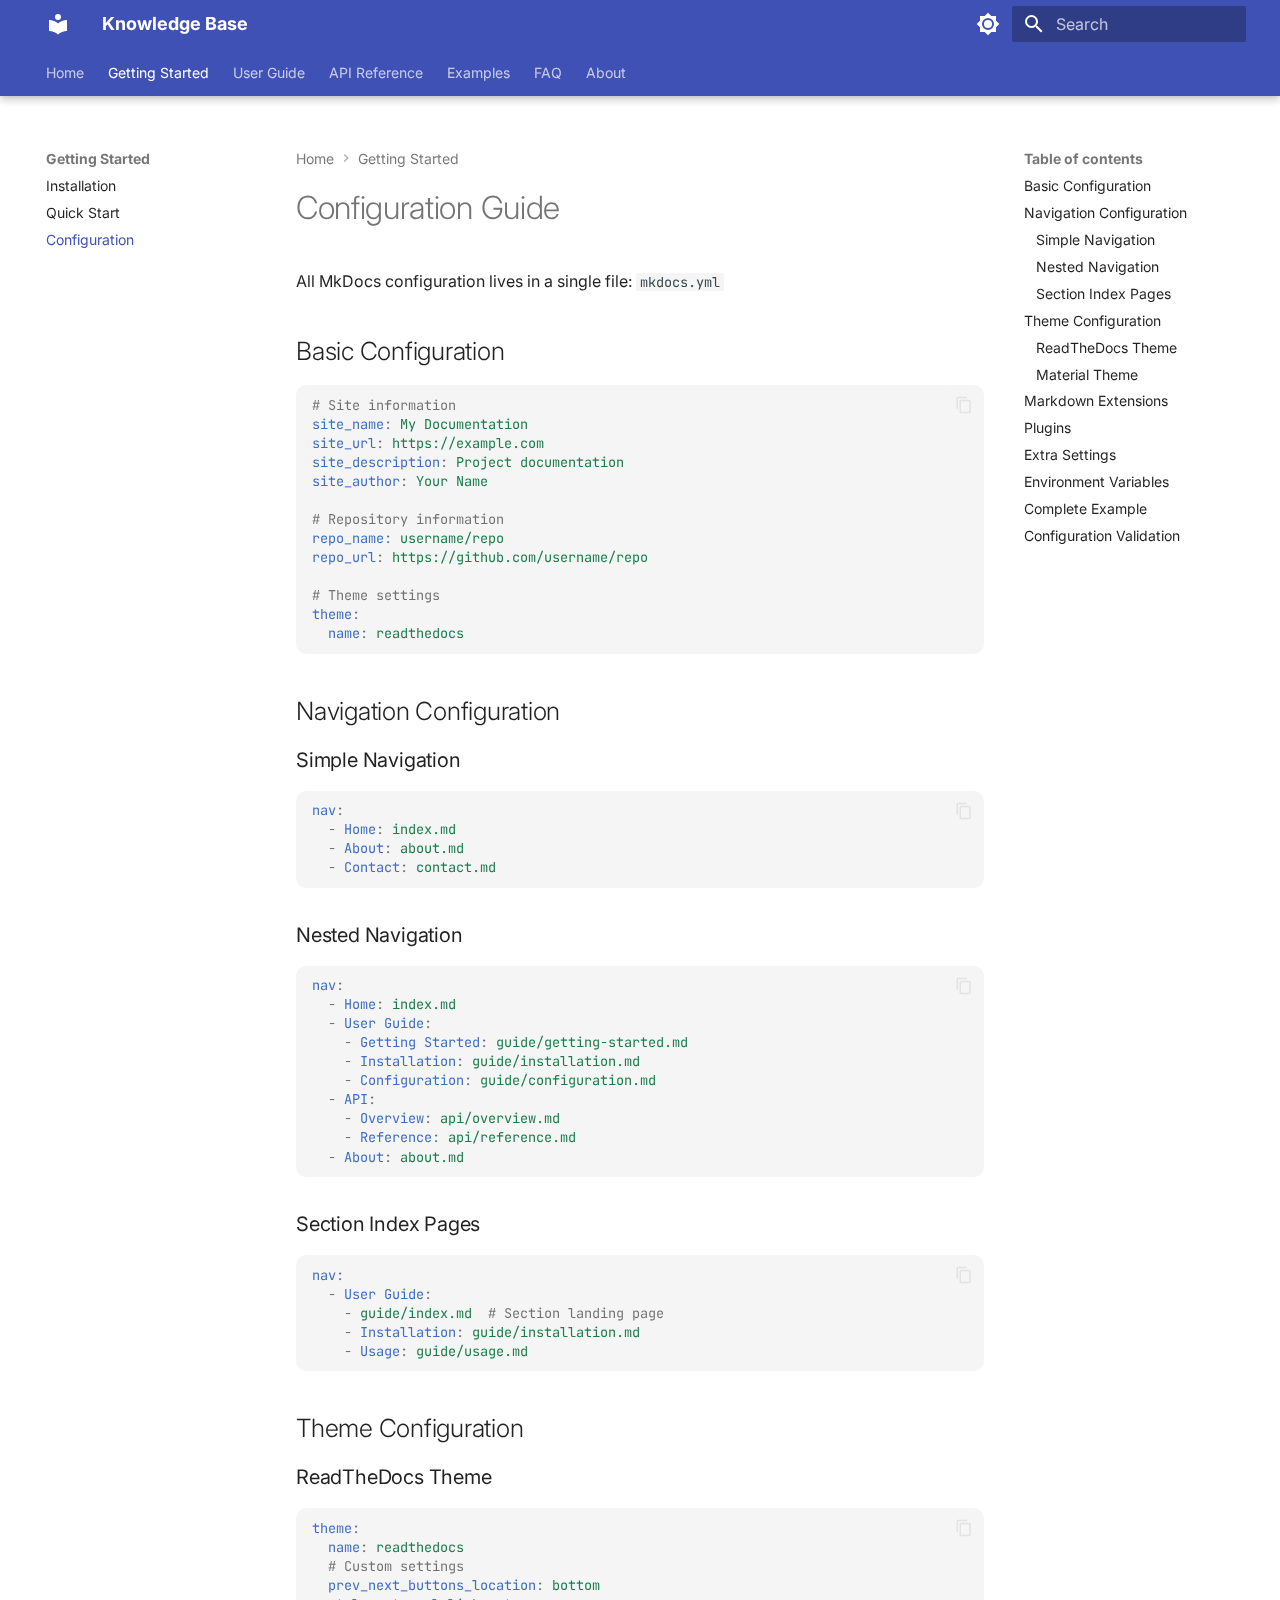
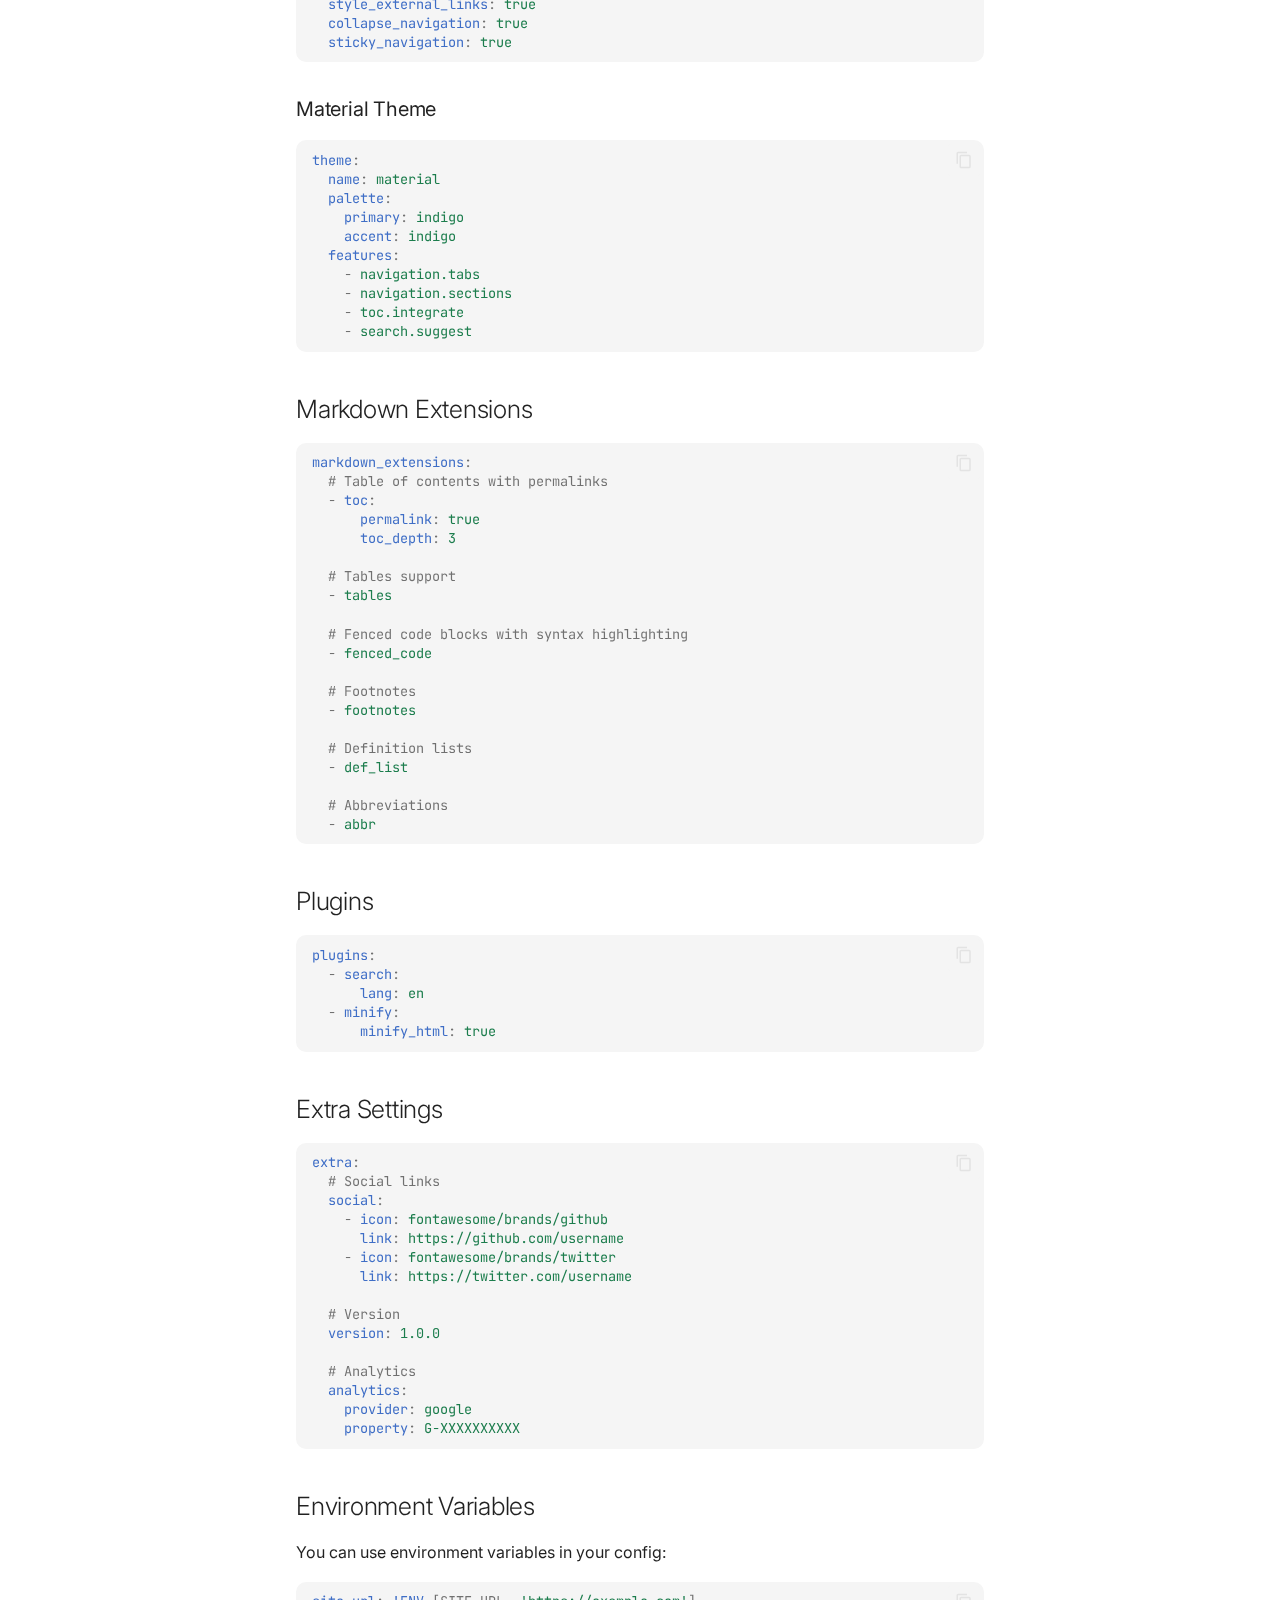
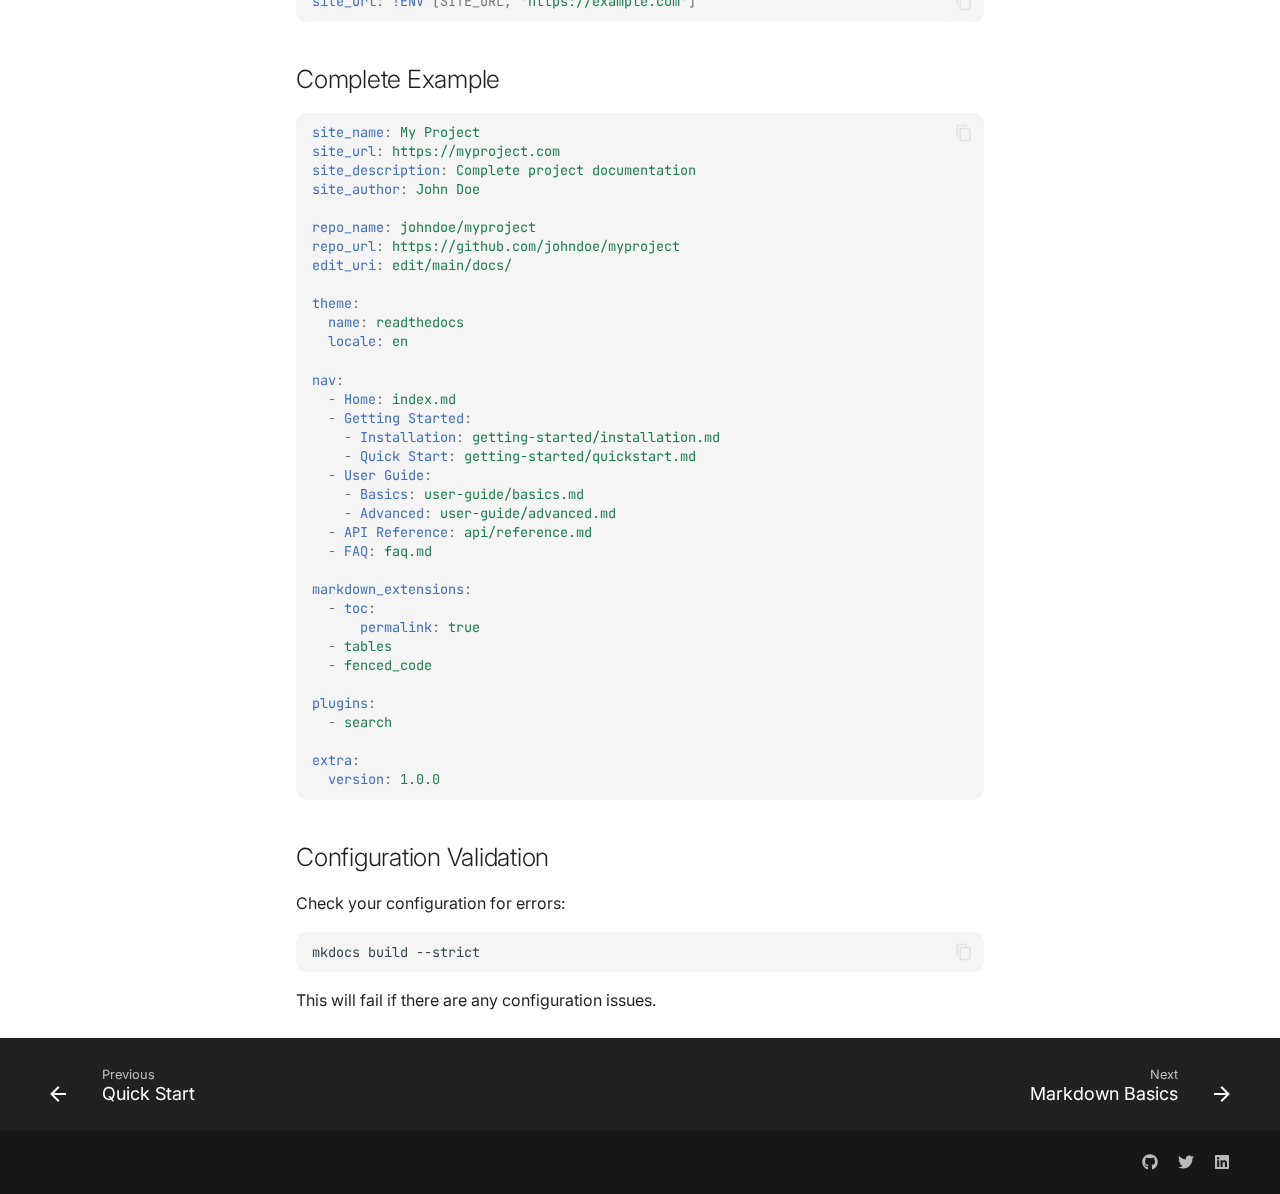
<file: getting-started/configuration/index.html>
<!doctype html>
<html lang="en" class="no-js">
  <head>
    
      <meta charset="utf-8">
      <meta name="viewport" content="width=device-width,initial-scale=1">
      
        <meta name="description" content="A comprehensive documentation example">
      
      
        <meta name="author" content="Your Name">
      
      
      
        <link rel="prev" href="../quickstart/">
      
      
        <link rel="next" href="../../user-guide/markdown-basics/">
      
      
        
      
      
      <link rel="icon" href="../../assets/images/favicon.png">
      <meta name="generator" content="mkdocs-1.6.1, mkdocs-material-9.7.1">
    
    
      
        <title>Configuration - Knowledge Base</title>
      
    
    
      <link rel="stylesheet" href="../../assets/stylesheets/main.484c7ddc.min.css">
      
        
        <link rel="stylesheet" href="../../assets/stylesheets/palette.ab4e12ef.min.css">
      
      


    
    
      
    
    
      
        
        
        <link rel="preconnect" href="https://fonts.gstatic.com" crossorigin>
        <link rel="stylesheet" href="https://fonts.googleapis.com/css?family=Inter:300,300i,400,400i,700,700i%7CJetBrains+Mono:400,400i,700,700i&display=fallback">
        <style>:root{--md-text-font:"Inter";--md-code-font:"JetBrains Mono"}</style>
      
    
    
      <link rel="stylesheet" href="../../stylesheets/extra.css">
    
    <script>__md_scope=new URL("../..",location),__md_hash=e=>[...e].reduce(((e,_)=>(e<<5)-e+_.charCodeAt(0)),0),__md_get=(e,_=localStorage,t=__md_scope)=>JSON.parse(_.getItem(t.pathname+"."+e)),__md_set=(e,_,t=localStorage,a=__md_scope)=>{try{t.setItem(a.pathname+"."+e,JSON.stringify(_))}catch(e){}}</script>
    
      

    
    
  </head>
  
  
    
    
      
    
    
    
    
    <body dir="ltr" data-md-color-scheme="default" data-md-color-primary="indigo" data-md-color-accent="indigo">
  
    
    <input class="md-toggle" data-md-toggle="drawer" type="checkbox" id="__drawer" autocomplete="off">
    <input class="md-toggle" data-md-toggle="search" type="checkbox" id="__search" autocomplete="off">
    <label class="md-overlay" for="__drawer"></label>
    <div data-md-component="skip">
      
        
        <a href="#configuration-guide" class="md-skip">
          Skip to content
        </a>
      
    </div>
    <div data-md-component="announce">
      
    </div>
    
      <div data-md-color-scheme="default" data-md-component="outdated" hidden>
        
      </div>
    
    
      

  

<header class="md-header md-header--shadow md-header--lifted" data-md-component="header">
  <nav class="md-header__inner md-grid" aria-label="Header">
    <a href="../.." title="Knowledge Base" class="md-header__button md-logo" aria-label="Knowledge Base" data-md-component="logo">
      
  
  <svg xmlns="http://www.w3.org/2000/svg" viewBox="0 0 24 24"><path d="M12 8a3 3 0 0 0 3-3 3 3 0 0 0-3-3 3 3 0 0 0-3 3 3 3 0 0 0 3 3m0 3.54C9.64 9.35 6.5 8 3 8v11c3.5 0 6.64 1.35 9 3.54 2.36-2.19 5.5-3.54 9-3.54V8c-3.5 0-6.64 1.35-9 3.54"/></svg>

    </a>
    <label class="md-header__button md-icon" for="__drawer">
      
      <svg xmlns="http://www.w3.org/2000/svg" viewBox="0 0 24 24"><path d="M3 6h18v2H3zm0 5h18v2H3zm0 5h18v2H3z"/></svg>
    </label>
    <div class="md-header__title" data-md-component="header-title">
      <div class="md-header__ellipsis">
        <div class="md-header__topic">
          <span class="md-ellipsis">
            Knowledge Base
          </span>
        </div>
        <div class="md-header__topic" data-md-component="header-topic">
          <span class="md-ellipsis">
            
              Configuration
            
          </span>
        </div>
      </div>
    </div>
    
      
        <form class="md-header__option" data-md-component="palette">
  
    
    
    
    <input class="md-option" data-md-color-media="" data-md-color-scheme="default" data-md-color-primary="indigo" data-md-color-accent="indigo"  aria-label="Switch to dark mode"  type="radio" name="__palette" id="__palette_0">
    
      <label class="md-header__button md-icon" title="Switch to dark mode" for="__palette_1" hidden>
        <svg xmlns="http://www.w3.org/2000/svg" viewBox="0 0 24 24"><path d="M12 8a4 4 0 0 0-4 4 4 4 0 0 0 4 4 4 4 0 0 0 4-4 4 4 0 0 0-4-4m0 10a6 6 0 0 1-6-6 6 6 0 0 1 6-6 6 6 0 0 1 6 6 6 6 0 0 1-6 6m8-9.31V4h-4.69L12 .69 8.69 4H4v4.69L.69 12 4 15.31V20h4.69L12 23.31 15.31 20H20v-4.69L23.31 12z"/></svg>
      </label>
    
  
    
    
    
    <input class="md-option" data-md-color-media="" data-md-color-scheme="slate" data-md-color-primary="indigo" data-md-color-accent="indigo"  aria-label="Switch to light mode"  type="radio" name="__palette" id="__palette_1">
    
      <label class="md-header__button md-icon" title="Switch to light mode" for="__palette_0" hidden>
        <svg xmlns="http://www.w3.org/2000/svg" viewBox="0 0 24 24"><path d="M12 18c-.89 0-1.74-.2-2.5-.55C11.56 16.5 13 14.42 13 12s-1.44-4.5-3.5-5.45C10.26 6.2 11.11 6 12 6a6 6 0 0 1 6 6 6 6 0 0 1-6 6m8-9.31V4h-4.69L12 .69 8.69 4H4v4.69L.69 12 4 15.31V20h4.69L12 23.31 15.31 20H20v-4.69L23.31 12z"/></svg>
      </label>
    
  
</form>
      
    
    
      <script>var palette=__md_get("__palette");if(palette&&palette.color){if("(prefers-color-scheme)"===palette.color.media){var media=matchMedia("(prefers-color-scheme: light)"),input=document.querySelector(media.matches?"[data-md-color-media='(prefers-color-scheme: light)']":"[data-md-color-media='(prefers-color-scheme: dark)']");palette.color.media=input.getAttribute("data-md-color-media"),palette.color.scheme=input.getAttribute("data-md-color-scheme"),palette.color.primary=input.getAttribute("data-md-color-primary"),palette.color.accent=input.getAttribute("data-md-color-accent")}for(var[key,value]of Object.entries(palette.color))document.body.setAttribute("data-md-color-"+key,value)}</script>
    
    
    
      
      
        <label class="md-header__button md-icon" for="__search">
          
          <svg xmlns="http://www.w3.org/2000/svg" viewBox="0 0 24 24"><path d="M9.5 3A6.5 6.5 0 0 1 16 9.5c0 1.61-.59 3.09-1.56 4.23l.27.27h.79l5 5-1.5 1.5-5-5v-.79l-.27-.27A6.52 6.52 0 0 1 9.5 16 6.5 6.5 0 0 1 3 9.5 6.5 6.5 0 0 1 9.5 3m0 2C7 5 5 7 5 9.5S7 14 9.5 14 14 12 14 9.5 12 5 9.5 5"/></svg>
        </label>
        <div class="md-search" data-md-component="search" role="dialog">
  <label class="md-search__overlay" for="__search"></label>
  <div class="md-search__inner" role="search">
    <form class="md-search__form" name="search">
      <input type="text" class="md-search__input" name="query" aria-label="Search" placeholder="Search" autocapitalize="off" autocorrect="off" autocomplete="off" spellcheck="false" data-md-component="search-query" required>
      <label class="md-search__icon md-icon" for="__search">
        
        <svg xmlns="http://www.w3.org/2000/svg" viewBox="0 0 24 24"><path d="M9.5 3A6.5 6.5 0 0 1 16 9.5c0 1.61-.59 3.09-1.56 4.23l.27.27h.79l5 5-1.5 1.5-5-5v-.79l-.27-.27A6.52 6.52 0 0 1 9.5 16 6.5 6.5 0 0 1 3 9.5 6.5 6.5 0 0 1 9.5 3m0 2C7 5 5 7 5 9.5S7 14 9.5 14 14 12 14 9.5 12 5 9.5 5"/></svg>
        
        <svg xmlns="http://www.w3.org/2000/svg" viewBox="0 0 24 24"><path d="M20 11v2H8l5.5 5.5-1.42 1.42L4.16 12l7.92-7.92L13.5 5.5 8 11z"/></svg>
      </label>
      <nav class="md-search__options" aria-label="Search">
        
          <a href="javascript:void(0)" class="md-search__icon md-icon" title="Share" aria-label="Share" data-clipboard data-clipboard-text="" data-md-component="search-share" tabindex="-1">
            
            <svg xmlns="http://www.w3.org/2000/svg" viewBox="0 0 24 24"><path d="M18 16.08c-.76 0-1.44.3-1.96.77L8.91 12.7c.05-.23.09-.46.09-.7s-.04-.47-.09-.7l7.05-4.11c.54.5 1.25.81 2.04.81a3 3 0 0 0 3-3 3 3 0 0 0-3-3 3 3 0 0 0-3 3c0 .24.04.47.09.7L8.04 9.81C7.5 9.31 6.79 9 6 9a3 3 0 0 0-3 3 3 3 0 0 0 3 3c.79 0 1.5-.31 2.04-.81l7.12 4.15c-.05.21-.08.43-.08.66 0 1.61 1.31 2.91 2.92 2.91s2.92-1.3 2.92-2.91A2.92 2.92 0 0 0 18 16.08"/></svg>
          </a>
        
        <button type="reset" class="md-search__icon md-icon" title="Clear" aria-label="Clear" tabindex="-1">
          
          <svg xmlns="http://www.w3.org/2000/svg" viewBox="0 0 24 24"><path d="M19 6.41 17.59 5 12 10.59 6.41 5 5 6.41 10.59 12 5 17.59 6.41 19 12 13.41 17.59 19 19 17.59 13.41 12z"/></svg>
        </button>
      </nav>
      
        <div class="md-search__suggest" data-md-component="search-suggest"></div>
      
    </form>
    <div class="md-search__output">
      <div class="md-search__scrollwrap" tabindex="0" data-md-scrollfix>
        <div class="md-search-result" data-md-component="search-result">
          <div class="md-search-result__meta">
            Initializing search
          </div>
          <ol class="md-search-result__list" role="presentation"></ol>
        </div>
      </div>
    </div>
  </div>
</div>
      
    
    
  </nav>
  
    
      
<nav class="md-tabs" aria-label="Tabs" data-md-component="tabs">
  <div class="md-grid">
    <ul class="md-tabs__list">
      
        
  
  
  
  
    <li class="md-tabs__item">
      <a href="../.." class="md-tabs__link">
        
  
  
    
  
  Home

      </a>
    </li>
  

      
        
  
  
  
    
  
  
    
    
      <li class="md-tabs__item md-tabs__item--active">
        <a href="../installation/" class="md-tabs__link">
          
  
  
  Getting Started

        </a>
      </li>
    
  

      
        
  
  
  
  
    
    
      <li class="md-tabs__item">
        <a href="../../user-guide/markdown-basics/" class="md-tabs__link">
          
  
  
  User Guide

        </a>
      </li>
    
  

      
        
  
  
  
  
    
    
      <li class="md-tabs__item">
        <a href="../../api/overview/" class="md-tabs__link">
          
  
  
  API Reference

        </a>
      </li>
    
  

      
        
  
  
  
  
    
    
      <li class="md-tabs__item">
        <a href="../../examples/tables-lists/" class="md-tabs__link">
          
  
  
  Examples

        </a>
      </li>
    
  

      
        
  
  
  
  
    <li class="md-tabs__item">
      <a href="../../faq/" class="md-tabs__link">
        
  
  
    
  
  FAQ

      </a>
    </li>
  

      
        
  
  
  
  
    <li class="md-tabs__item">
      <a href="../../about/" class="md-tabs__link">
        
  
  
    
  
  About

      </a>
    </li>
  

      
    </ul>
  </div>
</nav>
    
  
</header>
    
    <div class="md-container" data-md-component="container">
      
      
        
      
      <main class="md-main" data-md-component="main">
        <div class="md-main__inner md-grid">
          
            
              
              <div class="md-sidebar md-sidebar--primary" data-md-component="sidebar" data-md-type="navigation" >
                <div class="md-sidebar__scrollwrap">
                  <div class="md-sidebar__inner">
                    


  


<nav class="md-nav md-nav--primary md-nav--lifted" aria-label="Navigation" data-md-level="0">
  <label class="md-nav__title" for="__drawer">
    <a href="../.." title="Knowledge Base" class="md-nav__button md-logo" aria-label="Knowledge Base" data-md-component="logo">
      
  
  <svg xmlns="http://www.w3.org/2000/svg" viewBox="0 0 24 24"><path d="M12 8a3 3 0 0 0 3-3 3 3 0 0 0-3-3 3 3 0 0 0-3 3 3 3 0 0 0 3 3m0 3.54C9.64 9.35 6.5 8 3 8v11c3.5 0 6.64 1.35 9 3.54 2.36-2.19 5.5-3.54 9-3.54V8c-3.5 0-6.64 1.35-9 3.54"/></svg>

    </a>
    Knowledge Base
  </label>
  
  <ul class="md-nav__list" data-md-scrollfix>
    
      
      
  
  
  
  
    <li class="md-nav__item">
      <a href="../.." class="md-nav__link">
        
  
  
  <span class="md-ellipsis">
    
  
    Home
  

    
  </span>
  
  

      </a>
    </li>
  

    
      
      
  
  
    
  
  
  
    
    
    
    
      
        
        
      
      
        
      
    
    
    <li class="md-nav__item md-nav__item--active md-nav__item--section md-nav__item--nested">
      
        
        
        <input class="md-nav__toggle md-toggle " type="checkbox" id="__nav_2" checked>
        
          
          <label class="md-nav__link" for="__nav_2" id="__nav_2_label" tabindex="">
            
  
  
  <span class="md-ellipsis">
    
  
    Getting Started
  

    
  </span>
  
  

            <span class="md-nav__icon md-icon"></span>
          </label>
        
        <nav class="md-nav" data-md-level="1" aria-labelledby="__nav_2_label" aria-expanded="true">
          <label class="md-nav__title" for="__nav_2">
            <span class="md-nav__icon md-icon"></span>
            
  
    Getting Started
  

          </label>
          <ul class="md-nav__list" data-md-scrollfix>
            
              
                
  
  
  
  
    <li class="md-nav__item">
      <a href="../installation/" class="md-nav__link">
        
  
  
  <span class="md-ellipsis">
    
  
    Installation
  

    
  </span>
  
  

      </a>
    </li>
  

              
            
              
                
  
  
  
  
    <li class="md-nav__item">
      <a href="../quickstart/" class="md-nav__link">
        
  
  
  <span class="md-ellipsis">
    
  
    Quick Start
  

    
  </span>
  
  

      </a>
    </li>
  

              
            
              
                
  
  
    
  
  
  
    <li class="md-nav__item md-nav__item--active">
      
      <input class="md-nav__toggle md-toggle" type="checkbox" id="__toc">
      
      
        
      
      
        <label class="md-nav__link md-nav__link--active" for="__toc">
          
  
  
  <span class="md-ellipsis">
    
  
    Configuration
  

    
  </span>
  
  

          <span class="md-nav__icon md-icon"></span>
        </label>
      
      <a href="./" class="md-nav__link md-nav__link--active">
        
  
  
  <span class="md-ellipsis">
    
  
    Configuration
  

    
  </span>
  
  

      </a>
      
        

<nav class="md-nav md-nav--secondary" aria-label="Table of contents">
  
  
  
    
  
  
    <label class="md-nav__title" for="__toc">
      <span class="md-nav__icon md-icon"></span>
      Table of contents
    </label>
    <ul class="md-nav__list" data-md-component="toc" data-md-scrollfix>
      
        <li class="md-nav__item">
  <a href="#basic-configuration" class="md-nav__link">
    <span class="md-ellipsis">
      
        Basic Configuration
      
    </span>
  </a>
  
</li>
      
        <li class="md-nav__item">
  <a href="#navigation-configuration" class="md-nav__link">
    <span class="md-ellipsis">
      
        Navigation Configuration
      
    </span>
  </a>
  
    <nav class="md-nav" aria-label="Navigation Configuration">
      <ul class="md-nav__list">
        
          <li class="md-nav__item">
  <a href="#simple-navigation" class="md-nav__link">
    <span class="md-ellipsis">
      
        Simple Navigation
      
    </span>
  </a>
  
</li>
        
          <li class="md-nav__item">
  <a href="#nested-navigation" class="md-nav__link">
    <span class="md-ellipsis">
      
        Nested Navigation
      
    </span>
  </a>
  
</li>
        
          <li class="md-nav__item">
  <a href="#section-index-pages" class="md-nav__link">
    <span class="md-ellipsis">
      
        Section Index Pages
      
    </span>
  </a>
  
</li>
        
      </ul>
    </nav>
  
</li>
      
        <li class="md-nav__item">
  <a href="#theme-configuration" class="md-nav__link">
    <span class="md-ellipsis">
      
        Theme Configuration
      
    </span>
  </a>
  
    <nav class="md-nav" aria-label="Theme Configuration">
      <ul class="md-nav__list">
        
          <li class="md-nav__item">
  <a href="#readthedocs-theme" class="md-nav__link">
    <span class="md-ellipsis">
      
        ReadTheDocs Theme
      
    </span>
  </a>
  
</li>
        
          <li class="md-nav__item">
  <a href="#material-theme" class="md-nav__link">
    <span class="md-ellipsis">
      
        Material Theme
      
    </span>
  </a>
  
</li>
        
      </ul>
    </nav>
  
</li>
      
        <li class="md-nav__item">
  <a href="#markdown-extensions" class="md-nav__link">
    <span class="md-ellipsis">
      
        Markdown Extensions
      
    </span>
  </a>
  
</li>
      
        <li class="md-nav__item">
  <a href="#plugins" class="md-nav__link">
    <span class="md-ellipsis">
      
        Plugins
      
    </span>
  </a>
  
</li>
      
        <li class="md-nav__item">
  <a href="#extra-settings" class="md-nav__link">
    <span class="md-ellipsis">
      
        Extra Settings
      
    </span>
  </a>
  
</li>
      
        <li class="md-nav__item">
  <a href="#environment-variables" class="md-nav__link">
    <span class="md-ellipsis">
      
        Environment Variables
      
    </span>
  </a>
  
</li>
      
        <li class="md-nav__item">
  <a href="#complete-example" class="md-nav__link">
    <span class="md-ellipsis">
      
        Complete Example
      
    </span>
  </a>
  
</li>
      
        <li class="md-nav__item">
  <a href="#configuration-validation" class="md-nav__link">
    <span class="md-ellipsis">
      
        Configuration Validation
      
    </span>
  </a>
  
</li>
      
    </ul>
  
</nav>
      
    </li>
  

              
            
          </ul>
        </nav>
      
    </li>
  

    
      
      
  
  
  
  
    
    
    
    
      
      
        
      
    
    
    <li class="md-nav__item md-nav__item--nested">
      
        
        
          
        
        <input class="md-nav__toggle md-toggle md-toggle--indeterminate" type="checkbox" id="__nav_3" >
        
          
          <label class="md-nav__link" for="__nav_3" id="__nav_3_label" tabindex="0">
            
  
  
  <span class="md-ellipsis">
    
  
    User Guide
  

    
  </span>
  
  

            <span class="md-nav__icon md-icon"></span>
          </label>
        
        <nav class="md-nav" data-md-level="1" aria-labelledby="__nav_3_label" aria-expanded="false">
          <label class="md-nav__title" for="__nav_3">
            <span class="md-nav__icon md-icon"></span>
            
  
    User Guide
  

          </label>
          <ul class="md-nav__list" data-md-scrollfix>
            
              
                
  
  
  
  
    <li class="md-nav__item">
      <a href="../../user-guide/markdown-basics/" class="md-nav__link">
        
  
  
  <span class="md-ellipsis">
    
  
    Markdown Basics
  

    
  </span>
  
  

      </a>
    </li>
  

              
            
              
                
  
  
  
  
    <li class="md-nav__item">
      <a href="../../user-guide/advanced-formatting/" class="md-nav__link">
        
  
  
  <span class="md-ellipsis">
    
  
    Advanced Formatting
  

    
  </span>
  
  

      </a>
    </li>
  

              
            
              
                
  
  
  
  
    <li class="md-nav__item">
      <a href="../../user-guide/code-examples/" class="md-nav__link">
        
  
  
  <span class="md-ellipsis">
    
  
    Code Examples
  

    
  </span>
  
  

      </a>
    </li>
  

              
            
          </ul>
        </nav>
      
    </li>
  

    
      
      
  
  
  
  
    
    
    
    
      
      
        
      
    
    
    <li class="md-nav__item md-nav__item--nested">
      
        
        
          
        
        <input class="md-nav__toggle md-toggle md-toggle--indeterminate" type="checkbox" id="__nav_4" >
        
          
          <label class="md-nav__link" for="__nav_4" id="__nav_4_label" tabindex="0">
            
  
  
  <span class="md-ellipsis">
    
  
    API Reference
  

    
  </span>
  
  

            <span class="md-nav__icon md-icon"></span>
          </label>
        
        <nav class="md-nav" data-md-level="1" aria-labelledby="__nav_4_label" aria-expanded="false">
          <label class="md-nav__title" for="__nav_4">
            <span class="md-nav__icon md-icon"></span>
            
  
    API Reference
  

          </label>
          <ul class="md-nav__list" data-md-scrollfix>
            
              
                
  
  
  
  
    <li class="md-nav__item">
      <a href="../../api/overview/" class="md-nav__link">
        
  
  
  <span class="md-ellipsis">
    
  
    Overview
  

    
  </span>
  
  

      </a>
    </li>
  

              
            
              
                
  
  
  
  
    <li class="md-nav__item">
      <a href="../../api/endpoints/" class="md-nav__link">
        
  
  
  <span class="md-ellipsis">
    
  
    Endpoints
  

    
  </span>
  
  

      </a>
    </li>
  

              
            
          </ul>
        </nav>
      
    </li>
  

    
      
      
  
  
  
  
    
    
    
    
      
      
        
      
    
    
    <li class="md-nav__item md-nav__item--nested">
      
        
        
          
        
        <input class="md-nav__toggle md-toggle md-toggle--indeterminate" type="checkbox" id="__nav_5" >
        
          
          <label class="md-nav__link" for="__nav_5" id="__nav_5_label" tabindex="0">
            
  
  
  <span class="md-ellipsis">
    
  
    Examples
  

    
  </span>
  
  

            <span class="md-nav__icon md-icon"></span>
          </label>
        
        <nav class="md-nav" data-md-level="1" aria-labelledby="__nav_5_label" aria-expanded="false">
          <label class="md-nav__title" for="__nav_5">
            <span class="md-nav__icon md-icon"></span>
            
  
    Examples
  

          </label>
          <ul class="md-nav__list" data-md-scrollfix>
            
              
                
  
  
  
  
    <li class="md-nav__item">
      <a href="../../examples/tables-lists/" class="md-nav__link">
        
  
  
  <span class="md-ellipsis">
    
  
    Tables & Lists
  

    
  </span>
  
  

      </a>
    </li>
  

              
            
              
                
  
  
  
  
    <li class="md-nav__item">
      <a href="../../examples/images-media/" class="md-nav__link">
        
  
  
  <span class="md-ellipsis">
    
  
    Images & Media
  

    
  </span>
  
  

      </a>
    </li>
  

              
            
          </ul>
        </nav>
      
    </li>
  

    
      
      
  
  
  
  
    <li class="md-nav__item">
      <a href="../../faq/" class="md-nav__link">
        
  
  
  <span class="md-ellipsis">
    
  
    FAQ
  

    
  </span>
  
  

      </a>
    </li>
  

    
      
      
  
  
  
  
    <li class="md-nav__item">
      <a href="../../about/" class="md-nav__link">
        
  
  
  <span class="md-ellipsis">
    
  
    About
  

    
  </span>
  
  

      </a>
    </li>
  

    
  </ul>
</nav>
                  </div>
                </div>
              </div>
            
            
              
              <div class="md-sidebar md-sidebar--secondary" data-md-component="sidebar" data-md-type="toc" >
                <div class="md-sidebar__scrollwrap">
                  <div class="md-sidebar__inner">
                    

<nav class="md-nav md-nav--secondary" aria-label="Table of contents">
  
  
  
    
  
  
    <label class="md-nav__title" for="__toc">
      <span class="md-nav__icon md-icon"></span>
      Table of contents
    </label>
    <ul class="md-nav__list" data-md-component="toc" data-md-scrollfix>
      
        <li class="md-nav__item">
  <a href="#basic-configuration" class="md-nav__link">
    <span class="md-ellipsis">
      
        Basic Configuration
      
    </span>
  </a>
  
</li>
      
        <li class="md-nav__item">
  <a href="#navigation-configuration" class="md-nav__link">
    <span class="md-ellipsis">
      
        Navigation Configuration
      
    </span>
  </a>
  
    <nav class="md-nav" aria-label="Navigation Configuration">
      <ul class="md-nav__list">
        
          <li class="md-nav__item">
  <a href="#simple-navigation" class="md-nav__link">
    <span class="md-ellipsis">
      
        Simple Navigation
      
    </span>
  </a>
  
</li>
        
          <li class="md-nav__item">
  <a href="#nested-navigation" class="md-nav__link">
    <span class="md-ellipsis">
      
        Nested Navigation
      
    </span>
  </a>
  
</li>
        
          <li class="md-nav__item">
  <a href="#section-index-pages" class="md-nav__link">
    <span class="md-ellipsis">
      
        Section Index Pages
      
    </span>
  </a>
  
</li>
        
      </ul>
    </nav>
  
</li>
      
        <li class="md-nav__item">
  <a href="#theme-configuration" class="md-nav__link">
    <span class="md-ellipsis">
      
        Theme Configuration
      
    </span>
  </a>
  
    <nav class="md-nav" aria-label="Theme Configuration">
      <ul class="md-nav__list">
        
          <li class="md-nav__item">
  <a href="#readthedocs-theme" class="md-nav__link">
    <span class="md-ellipsis">
      
        ReadTheDocs Theme
      
    </span>
  </a>
  
</li>
        
          <li class="md-nav__item">
  <a href="#material-theme" class="md-nav__link">
    <span class="md-ellipsis">
      
        Material Theme
      
    </span>
  </a>
  
</li>
        
      </ul>
    </nav>
  
</li>
      
        <li class="md-nav__item">
  <a href="#markdown-extensions" class="md-nav__link">
    <span class="md-ellipsis">
      
        Markdown Extensions
      
    </span>
  </a>
  
</li>
      
        <li class="md-nav__item">
  <a href="#plugins" class="md-nav__link">
    <span class="md-ellipsis">
      
        Plugins
      
    </span>
  </a>
  
</li>
      
        <li class="md-nav__item">
  <a href="#extra-settings" class="md-nav__link">
    <span class="md-ellipsis">
      
        Extra Settings
      
    </span>
  </a>
  
</li>
      
        <li class="md-nav__item">
  <a href="#environment-variables" class="md-nav__link">
    <span class="md-ellipsis">
      
        Environment Variables
      
    </span>
  </a>
  
</li>
      
        <li class="md-nav__item">
  <a href="#complete-example" class="md-nav__link">
    <span class="md-ellipsis">
      
        Complete Example
      
    </span>
  </a>
  
</li>
      
        <li class="md-nav__item">
  <a href="#configuration-validation" class="md-nav__link">
    <span class="md-ellipsis">
      
        Configuration Validation
      
    </span>
  </a>
  
</li>
      
    </ul>
  
</nav>
                  </div>
                </div>
              </div>
            
          
          
            <div class="md-content" data-md-component="content">
              
                



  


  <nav class="md-path" aria-label="Navigation" >
    <ol class="md-path__list">
      
        
  
  
    <li class="md-path__item">
      <a href="../.." class="md-path__link">
        
  <span class="md-ellipsis">
    Home
  </span>

      </a>
    </li>
  

      
      
        
  
  
    
    
      <li class="md-path__item">
        <a href="../installation/" class="md-path__link">
          
  <span class="md-ellipsis">
    Getting Started
  </span>

        </a>
      </li>
    
  

      
    </ol>
  </nav>

              
              <article class="md-content__inner md-typeset">
                
                  



<h1 id="configuration-guide">Configuration Guide<a class="headerlink" href="#configuration-guide" title="Permanent link">&para;</a></h1>
<p>All MkDocs configuration lives in a single file: <code>mkdocs.yml</code></p>
<h2 id="basic-configuration">Basic Configuration<a class="headerlink" href="#basic-configuration" title="Permanent link">&para;</a></h2>
<div class="language-yaml highlight"><pre><span></span><code><span id="__span-0-1"><a id="__codelineno-0-1" name="__codelineno-0-1" href="#__codelineno-0-1"></a><span class="c1"># Site information</span>
</span><span id="__span-0-2"><a id="__codelineno-0-2" name="__codelineno-0-2" href="#__codelineno-0-2"></a><span class="nt">site_name</span><span class="p">:</span><span class="w"> </span><span class="l l-Scalar l-Scalar-Plain">My Documentation</span>
</span><span id="__span-0-3"><a id="__codelineno-0-3" name="__codelineno-0-3" href="#__codelineno-0-3"></a><span class="nt">site_url</span><span class="p">:</span><span class="w"> </span><span class="l l-Scalar l-Scalar-Plain">https://example.com</span>
</span><span id="__span-0-4"><a id="__codelineno-0-4" name="__codelineno-0-4" href="#__codelineno-0-4"></a><span class="nt">site_description</span><span class="p">:</span><span class="w"> </span><span class="l l-Scalar l-Scalar-Plain">Project documentation</span>
</span><span id="__span-0-5"><a id="__codelineno-0-5" name="__codelineno-0-5" href="#__codelineno-0-5"></a><span class="nt">site_author</span><span class="p">:</span><span class="w"> </span><span class="l l-Scalar l-Scalar-Plain">Your Name</span>
</span><span id="__span-0-6"><a id="__codelineno-0-6" name="__codelineno-0-6" href="#__codelineno-0-6"></a>
</span><span id="__span-0-7"><a id="__codelineno-0-7" name="__codelineno-0-7" href="#__codelineno-0-7"></a><span class="c1"># Repository information</span>
</span><span id="__span-0-8"><a id="__codelineno-0-8" name="__codelineno-0-8" href="#__codelineno-0-8"></a><span class="nt">repo_name</span><span class="p">:</span><span class="w"> </span><span class="l l-Scalar l-Scalar-Plain">username/repo</span>
</span><span id="__span-0-9"><a id="__codelineno-0-9" name="__codelineno-0-9" href="#__codelineno-0-9"></a><span class="nt">repo_url</span><span class="p">:</span><span class="w"> </span><span class="l l-Scalar l-Scalar-Plain">https://github.com/username/repo</span>
</span><span id="__span-0-10"><a id="__codelineno-0-10" name="__codelineno-0-10" href="#__codelineno-0-10"></a>
</span><span id="__span-0-11"><a id="__codelineno-0-11" name="__codelineno-0-11" href="#__codelineno-0-11"></a><span class="c1"># Theme settings</span>
</span><span id="__span-0-12"><a id="__codelineno-0-12" name="__codelineno-0-12" href="#__codelineno-0-12"></a><span class="nt">theme</span><span class="p">:</span>
</span><span id="__span-0-13"><a id="__codelineno-0-13" name="__codelineno-0-13" href="#__codelineno-0-13"></a><span class="w">  </span><span class="nt">name</span><span class="p">:</span><span class="w"> </span><span class="l l-Scalar l-Scalar-Plain">readthedocs</span>
</span></code></pre></div>
<h2 id="navigation-configuration">Navigation Configuration<a class="headerlink" href="#navigation-configuration" title="Permanent link">&para;</a></h2>
<h3 id="simple-navigation">Simple Navigation<a class="headerlink" href="#simple-navigation" title="Permanent link">&para;</a></h3>
<div class="language-yaml highlight"><pre><span></span><code><span id="__span-1-1"><a id="__codelineno-1-1" name="__codelineno-1-1" href="#__codelineno-1-1"></a><span class="nt">nav</span><span class="p">:</span>
</span><span id="__span-1-2"><a id="__codelineno-1-2" name="__codelineno-1-2" href="#__codelineno-1-2"></a><span class="w">  </span><span class="p p-Indicator">-</span><span class="w"> </span><span class="nt">Home</span><span class="p">:</span><span class="w"> </span><span class="l l-Scalar l-Scalar-Plain">index.md</span>
</span><span id="__span-1-3"><a id="__codelineno-1-3" name="__codelineno-1-3" href="#__codelineno-1-3"></a><span class="w">  </span><span class="p p-Indicator">-</span><span class="w"> </span><span class="nt">About</span><span class="p">:</span><span class="w"> </span><span class="l l-Scalar l-Scalar-Plain">about.md</span>
</span><span id="__span-1-4"><a id="__codelineno-1-4" name="__codelineno-1-4" href="#__codelineno-1-4"></a><span class="w">  </span><span class="p p-Indicator">-</span><span class="w"> </span><span class="nt">Contact</span><span class="p">:</span><span class="w"> </span><span class="l l-Scalar l-Scalar-Plain">contact.md</span>
</span></code></pre></div>
<h3 id="nested-navigation">Nested Navigation<a class="headerlink" href="#nested-navigation" title="Permanent link">&para;</a></h3>
<div class="language-yaml highlight"><pre><span></span><code><span id="__span-2-1"><a id="__codelineno-2-1" name="__codelineno-2-1" href="#__codelineno-2-1"></a><span class="nt">nav</span><span class="p">:</span>
</span><span id="__span-2-2"><a id="__codelineno-2-2" name="__codelineno-2-2" href="#__codelineno-2-2"></a><span class="w">  </span><span class="p p-Indicator">-</span><span class="w"> </span><span class="nt">Home</span><span class="p">:</span><span class="w"> </span><span class="l l-Scalar l-Scalar-Plain">index.md</span>
</span><span id="__span-2-3"><a id="__codelineno-2-3" name="__codelineno-2-3" href="#__codelineno-2-3"></a><span class="w">  </span><span class="p p-Indicator">-</span><span class="w"> </span><span class="nt">User Guide</span><span class="p">:</span>
</span><span id="__span-2-4"><a id="__codelineno-2-4" name="__codelineno-2-4" href="#__codelineno-2-4"></a><span class="w">    </span><span class="p p-Indicator">-</span><span class="w"> </span><span class="nt">Getting Started</span><span class="p">:</span><span class="w"> </span><span class="l l-Scalar l-Scalar-Plain">guide/getting-started.md</span>
</span><span id="__span-2-5"><a id="__codelineno-2-5" name="__codelineno-2-5" href="#__codelineno-2-5"></a><span class="w">    </span><span class="p p-Indicator">-</span><span class="w"> </span><span class="nt">Installation</span><span class="p">:</span><span class="w"> </span><span class="l l-Scalar l-Scalar-Plain">guide/installation.md</span>
</span><span id="__span-2-6"><a id="__codelineno-2-6" name="__codelineno-2-6" href="#__codelineno-2-6"></a><span class="w">    </span><span class="p p-Indicator">-</span><span class="w"> </span><span class="nt">Configuration</span><span class="p">:</span><span class="w"> </span><span class="l l-Scalar l-Scalar-Plain">guide/configuration.md</span>
</span><span id="__span-2-7"><a id="__codelineno-2-7" name="__codelineno-2-7" href="#__codelineno-2-7"></a><span class="w">  </span><span class="p p-Indicator">-</span><span class="w"> </span><span class="nt">API</span><span class="p">:</span>
</span><span id="__span-2-8"><a id="__codelineno-2-8" name="__codelineno-2-8" href="#__codelineno-2-8"></a><span class="w">    </span><span class="p p-Indicator">-</span><span class="w"> </span><span class="nt">Overview</span><span class="p">:</span><span class="w"> </span><span class="l l-Scalar l-Scalar-Plain">api/overview.md</span>
</span><span id="__span-2-9"><a id="__codelineno-2-9" name="__codelineno-2-9" href="#__codelineno-2-9"></a><span class="w">    </span><span class="p p-Indicator">-</span><span class="w"> </span><span class="nt">Reference</span><span class="p">:</span><span class="w"> </span><span class="l l-Scalar l-Scalar-Plain">api/reference.md</span>
</span><span id="__span-2-10"><a id="__codelineno-2-10" name="__codelineno-2-10" href="#__codelineno-2-10"></a><span class="w">  </span><span class="p p-Indicator">-</span><span class="w"> </span><span class="nt">About</span><span class="p">:</span><span class="w"> </span><span class="l l-Scalar l-Scalar-Plain">about.md</span>
</span></code></pre></div>
<h3 id="section-index-pages">Section Index Pages<a class="headerlink" href="#section-index-pages" title="Permanent link">&para;</a></h3>
<div class="language-yaml highlight"><pre><span></span><code><span id="__span-3-1"><a id="__codelineno-3-1" name="__codelineno-3-1" href="#__codelineno-3-1"></a><span class="nt">nav</span><span class="p">:</span>
</span><span id="__span-3-2"><a id="__codelineno-3-2" name="__codelineno-3-2" href="#__codelineno-3-2"></a><span class="w">  </span><span class="p p-Indicator">-</span><span class="w"> </span><span class="nt">User Guide</span><span class="p">:</span>
</span><span id="__span-3-3"><a id="__codelineno-3-3" name="__codelineno-3-3" href="#__codelineno-3-3"></a><span class="w">    </span><span class="p p-Indicator">-</span><span class="w"> </span><span class="l l-Scalar l-Scalar-Plain">guide/index.md</span><span class="w">  </span><span class="c1"># Section landing page</span>
</span><span id="__span-3-4"><a id="__codelineno-3-4" name="__codelineno-3-4" href="#__codelineno-3-4"></a><span class="w">    </span><span class="p p-Indicator">-</span><span class="w"> </span><span class="nt">Installation</span><span class="p">:</span><span class="w"> </span><span class="l l-Scalar l-Scalar-Plain">guide/installation.md</span>
</span><span id="__span-3-5"><a id="__codelineno-3-5" name="__codelineno-3-5" href="#__codelineno-3-5"></a><span class="w">    </span><span class="p p-Indicator">-</span><span class="w"> </span><span class="nt">Usage</span><span class="p">:</span><span class="w"> </span><span class="l l-Scalar l-Scalar-Plain">guide/usage.md</span>
</span></code></pre></div>
<h2 id="theme-configuration">Theme Configuration<a class="headerlink" href="#theme-configuration" title="Permanent link">&para;</a></h2>
<h3 id="readthedocs-theme">ReadTheDocs Theme<a class="headerlink" href="#readthedocs-theme" title="Permanent link">&para;</a></h3>
<div class="language-yaml highlight"><pre><span></span><code><span id="__span-4-1"><a id="__codelineno-4-1" name="__codelineno-4-1" href="#__codelineno-4-1"></a><span class="nt">theme</span><span class="p">:</span>
</span><span id="__span-4-2"><a id="__codelineno-4-2" name="__codelineno-4-2" href="#__codelineno-4-2"></a><span class="w">  </span><span class="nt">name</span><span class="p">:</span><span class="w"> </span><span class="l l-Scalar l-Scalar-Plain">readthedocs</span>
</span><span id="__span-4-3"><a id="__codelineno-4-3" name="__codelineno-4-3" href="#__codelineno-4-3"></a><span class="w">  </span><span class="c1"># Custom settings</span>
</span><span id="__span-4-4"><a id="__codelineno-4-4" name="__codelineno-4-4" href="#__codelineno-4-4"></a><span class="w">  </span><span class="nt">prev_next_buttons_location</span><span class="p">:</span><span class="w"> </span><span class="l l-Scalar l-Scalar-Plain">bottom</span>
</span><span id="__span-4-5"><a id="__codelineno-4-5" name="__codelineno-4-5" href="#__codelineno-4-5"></a><span class="w">  </span><span class="nt">style_external_links</span><span class="p">:</span><span class="w"> </span><span class="l l-Scalar l-Scalar-Plain">true</span>
</span><span id="__span-4-6"><a id="__codelineno-4-6" name="__codelineno-4-6" href="#__codelineno-4-6"></a><span class="w">  </span><span class="nt">collapse_navigation</span><span class="p">:</span><span class="w"> </span><span class="l l-Scalar l-Scalar-Plain">true</span>
</span><span id="__span-4-7"><a id="__codelineno-4-7" name="__codelineno-4-7" href="#__codelineno-4-7"></a><span class="w">  </span><span class="nt">sticky_navigation</span><span class="p">:</span><span class="w"> </span><span class="l l-Scalar l-Scalar-Plain">true</span>
</span></code></pre></div>
<h3 id="material-theme">Material Theme<a class="headerlink" href="#material-theme" title="Permanent link">&para;</a></h3>
<div class="language-yaml highlight"><pre><span></span><code><span id="__span-5-1"><a id="__codelineno-5-1" name="__codelineno-5-1" href="#__codelineno-5-1"></a><span class="nt">theme</span><span class="p">:</span>
</span><span id="__span-5-2"><a id="__codelineno-5-2" name="__codelineno-5-2" href="#__codelineno-5-2"></a><span class="w">  </span><span class="nt">name</span><span class="p">:</span><span class="w"> </span><span class="l l-Scalar l-Scalar-Plain">material</span>
</span><span id="__span-5-3"><a id="__codelineno-5-3" name="__codelineno-5-3" href="#__codelineno-5-3"></a><span class="w">  </span><span class="nt">palette</span><span class="p">:</span>
</span><span id="__span-5-4"><a id="__codelineno-5-4" name="__codelineno-5-4" href="#__codelineno-5-4"></a><span class="w">    </span><span class="nt">primary</span><span class="p">:</span><span class="w"> </span><span class="l l-Scalar l-Scalar-Plain">indigo</span>
</span><span id="__span-5-5"><a id="__codelineno-5-5" name="__codelineno-5-5" href="#__codelineno-5-5"></a><span class="w">    </span><span class="nt">accent</span><span class="p">:</span><span class="w"> </span><span class="l l-Scalar l-Scalar-Plain">indigo</span>
</span><span id="__span-5-6"><a id="__codelineno-5-6" name="__codelineno-5-6" href="#__codelineno-5-6"></a><span class="w">  </span><span class="nt">features</span><span class="p">:</span>
</span><span id="__span-5-7"><a id="__codelineno-5-7" name="__codelineno-5-7" href="#__codelineno-5-7"></a><span class="w">    </span><span class="p p-Indicator">-</span><span class="w"> </span><span class="l l-Scalar l-Scalar-Plain">navigation.tabs</span>
</span><span id="__span-5-8"><a id="__codelineno-5-8" name="__codelineno-5-8" href="#__codelineno-5-8"></a><span class="w">    </span><span class="p p-Indicator">-</span><span class="w"> </span><span class="l l-Scalar l-Scalar-Plain">navigation.sections</span>
</span><span id="__span-5-9"><a id="__codelineno-5-9" name="__codelineno-5-9" href="#__codelineno-5-9"></a><span class="w">    </span><span class="p p-Indicator">-</span><span class="w"> </span><span class="l l-Scalar l-Scalar-Plain">toc.integrate</span>
</span><span id="__span-5-10"><a id="__codelineno-5-10" name="__codelineno-5-10" href="#__codelineno-5-10"></a><span class="w">    </span><span class="p p-Indicator">-</span><span class="w"> </span><span class="l l-Scalar l-Scalar-Plain">search.suggest</span>
</span></code></pre></div>
<h2 id="markdown-extensions">Markdown Extensions<a class="headerlink" href="#markdown-extensions" title="Permanent link">&para;</a></h2>
<div class="language-yaml highlight"><pre><span></span><code><span id="__span-6-1"><a id="__codelineno-6-1" name="__codelineno-6-1" href="#__codelineno-6-1"></a><span class="nt">markdown_extensions</span><span class="p">:</span>
</span><span id="__span-6-2"><a id="__codelineno-6-2" name="__codelineno-6-2" href="#__codelineno-6-2"></a><span class="w">  </span><span class="c1"># Table of contents with permalinks</span>
</span><span id="__span-6-3"><a id="__codelineno-6-3" name="__codelineno-6-3" href="#__codelineno-6-3"></a><span class="w">  </span><span class="p p-Indicator">-</span><span class="w"> </span><span class="nt">toc</span><span class="p">:</span>
</span><span id="__span-6-4"><a id="__codelineno-6-4" name="__codelineno-6-4" href="#__codelineno-6-4"></a><span class="w">      </span><span class="nt">permalink</span><span class="p">:</span><span class="w"> </span><span class="l l-Scalar l-Scalar-Plain">true</span>
</span><span id="__span-6-5"><a id="__codelineno-6-5" name="__codelineno-6-5" href="#__codelineno-6-5"></a><span class="w">      </span><span class="nt">toc_depth</span><span class="p">:</span><span class="w"> </span><span class="l l-Scalar l-Scalar-Plain">3</span>
</span><span id="__span-6-6"><a id="__codelineno-6-6" name="__codelineno-6-6" href="#__codelineno-6-6"></a>
</span><span id="__span-6-7"><a id="__codelineno-6-7" name="__codelineno-6-7" href="#__codelineno-6-7"></a><span class="w">  </span><span class="c1"># Tables support</span>
</span><span id="__span-6-8"><a id="__codelineno-6-8" name="__codelineno-6-8" href="#__codelineno-6-8"></a><span class="w">  </span><span class="p p-Indicator">-</span><span class="w"> </span><span class="l l-Scalar l-Scalar-Plain">tables</span>
</span><span id="__span-6-9"><a id="__codelineno-6-9" name="__codelineno-6-9" href="#__codelineno-6-9"></a>
</span><span id="__span-6-10"><a id="__codelineno-6-10" name="__codelineno-6-10" href="#__codelineno-6-10"></a><span class="w">  </span><span class="c1"># Fenced code blocks with syntax highlighting</span>
</span><span id="__span-6-11"><a id="__codelineno-6-11" name="__codelineno-6-11" href="#__codelineno-6-11"></a><span class="w">  </span><span class="p p-Indicator">-</span><span class="w"> </span><span class="l l-Scalar l-Scalar-Plain">fenced_code</span>
</span><span id="__span-6-12"><a id="__codelineno-6-12" name="__codelineno-6-12" href="#__codelineno-6-12"></a>
</span><span id="__span-6-13"><a id="__codelineno-6-13" name="__codelineno-6-13" href="#__codelineno-6-13"></a><span class="w">  </span><span class="c1"># Footnotes</span>
</span><span id="__span-6-14"><a id="__codelineno-6-14" name="__codelineno-6-14" href="#__codelineno-6-14"></a><span class="w">  </span><span class="p p-Indicator">-</span><span class="w"> </span><span class="l l-Scalar l-Scalar-Plain">footnotes</span>
</span><span id="__span-6-15"><a id="__codelineno-6-15" name="__codelineno-6-15" href="#__codelineno-6-15"></a>
</span><span id="__span-6-16"><a id="__codelineno-6-16" name="__codelineno-6-16" href="#__codelineno-6-16"></a><span class="w">  </span><span class="c1"># Definition lists</span>
</span><span id="__span-6-17"><a id="__codelineno-6-17" name="__codelineno-6-17" href="#__codelineno-6-17"></a><span class="w">  </span><span class="p p-Indicator">-</span><span class="w"> </span><span class="l l-Scalar l-Scalar-Plain">def_list</span>
</span><span id="__span-6-18"><a id="__codelineno-6-18" name="__codelineno-6-18" href="#__codelineno-6-18"></a>
</span><span id="__span-6-19"><a id="__codelineno-6-19" name="__codelineno-6-19" href="#__codelineno-6-19"></a><span class="w">  </span><span class="c1"># Abbreviations</span>
</span><span id="__span-6-20"><a id="__codelineno-6-20" name="__codelineno-6-20" href="#__codelineno-6-20"></a><span class="w">  </span><span class="p p-Indicator">-</span><span class="w"> </span><span class="l l-Scalar l-Scalar-Plain">abbr</span>
</span></code></pre></div>
<h2 id="plugins">Plugins<a class="headerlink" href="#plugins" title="Permanent link">&para;</a></h2>
<div class="language-yaml highlight"><pre><span></span><code><span id="__span-7-1"><a id="__codelineno-7-1" name="__codelineno-7-1" href="#__codelineno-7-1"></a><span class="nt">plugins</span><span class="p">:</span>
</span><span id="__span-7-2"><a id="__codelineno-7-2" name="__codelineno-7-2" href="#__codelineno-7-2"></a><span class="w">  </span><span class="p p-Indicator">-</span><span class="w"> </span><span class="nt">search</span><span class="p">:</span>
</span><span id="__span-7-3"><a id="__codelineno-7-3" name="__codelineno-7-3" href="#__codelineno-7-3"></a><span class="w">      </span><span class="nt">lang</span><span class="p">:</span><span class="w"> </span><span class="l l-Scalar l-Scalar-Plain">en</span>
</span><span id="__span-7-4"><a id="__codelineno-7-4" name="__codelineno-7-4" href="#__codelineno-7-4"></a><span class="w">  </span><span class="p p-Indicator">-</span><span class="w"> </span><span class="nt">minify</span><span class="p">:</span>
</span><span id="__span-7-5"><a id="__codelineno-7-5" name="__codelineno-7-5" href="#__codelineno-7-5"></a><span class="w">      </span><span class="nt">minify_html</span><span class="p">:</span><span class="w"> </span><span class="l l-Scalar l-Scalar-Plain">true</span>
</span></code></pre></div>
<h2 id="extra-settings">Extra Settings<a class="headerlink" href="#extra-settings" title="Permanent link">&para;</a></h2>
<div class="language-yaml highlight"><pre><span></span><code><span id="__span-8-1"><a id="__codelineno-8-1" name="__codelineno-8-1" href="#__codelineno-8-1"></a><span class="nt">extra</span><span class="p">:</span>
</span><span id="__span-8-2"><a id="__codelineno-8-2" name="__codelineno-8-2" href="#__codelineno-8-2"></a><span class="w">  </span><span class="c1"># Social links</span>
</span><span id="__span-8-3"><a id="__codelineno-8-3" name="__codelineno-8-3" href="#__codelineno-8-3"></a><span class="w">  </span><span class="nt">social</span><span class="p">:</span>
</span><span id="__span-8-4"><a id="__codelineno-8-4" name="__codelineno-8-4" href="#__codelineno-8-4"></a><span class="w">    </span><span class="p p-Indicator">-</span><span class="w"> </span><span class="nt">icon</span><span class="p">:</span><span class="w"> </span><span class="l l-Scalar l-Scalar-Plain">fontawesome/brands/github</span>
</span><span id="__span-8-5"><a id="__codelineno-8-5" name="__codelineno-8-5" href="#__codelineno-8-5"></a><span class="w">      </span><span class="nt">link</span><span class="p">:</span><span class="w"> </span><span class="l l-Scalar l-Scalar-Plain">https://github.com/username</span>
</span><span id="__span-8-6"><a id="__codelineno-8-6" name="__codelineno-8-6" href="#__codelineno-8-6"></a><span class="w">    </span><span class="p p-Indicator">-</span><span class="w"> </span><span class="nt">icon</span><span class="p">:</span><span class="w"> </span><span class="l l-Scalar l-Scalar-Plain">fontawesome/brands/twitter</span>
</span><span id="__span-8-7"><a id="__codelineno-8-7" name="__codelineno-8-7" href="#__codelineno-8-7"></a><span class="w">      </span><span class="nt">link</span><span class="p">:</span><span class="w"> </span><span class="l l-Scalar l-Scalar-Plain">https://twitter.com/username</span>
</span><span id="__span-8-8"><a id="__codelineno-8-8" name="__codelineno-8-8" href="#__codelineno-8-8"></a>
</span><span id="__span-8-9"><a id="__codelineno-8-9" name="__codelineno-8-9" href="#__codelineno-8-9"></a><span class="w">  </span><span class="c1"># Version</span>
</span><span id="__span-8-10"><a id="__codelineno-8-10" name="__codelineno-8-10" href="#__codelineno-8-10"></a><span class="w">  </span><span class="nt">version</span><span class="p">:</span><span class="w"> </span><span class="l l-Scalar l-Scalar-Plain">1.0.0</span>
</span><span id="__span-8-11"><a id="__codelineno-8-11" name="__codelineno-8-11" href="#__codelineno-8-11"></a>
</span><span id="__span-8-12"><a id="__codelineno-8-12" name="__codelineno-8-12" href="#__codelineno-8-12"></a><span class="w">  </span><span class="c1"># Analytics</span>
</span><span id="__span-8-13"><a id="__codelineno-8-13" name="__codelineno-8-13" href="#__codelineno-8-13"></a><span class="w">  </span><span class="nt">analytics</span><span class="p">:</span>
</span><span id="__span-8-14"><a id="__codelineno-8-14" name="__codelineno-8-14" href="#__codelineno-8-14"></a><span class="w">    </span><span class="nt">provider</span><span class="p">:</span><span class="w"> </span><span class="l l-Scalar l-Scalar-Plain">google</span>
</span><span id="__span-8-15"><a id="__codelineno-8-15" name="__codelineno-8-15" href="#__codelineno-8-15"></a><span class="w">    </span><span class="nt">property</span><span class="p">:</span><span class="w"> </span><span class="l l-Scalar l-Scalar-Plain">G-XXXXXXXXXX</span>
</span></code></pre></div>
<h2 id="environment-variables">Environment Variables<a class="headerlink" href="#environment-variables" title="Permanent link">&para;</a></h2>
<p>You can use environment variables in your config:</p>
<div class="language-yaml highlight"><pre><span></span><code><span id="__span-9-1"><a id="__codelineno-9-1" name="__codelineno-9-1" href="#__codelineno-9-1"></a><span class="nt">site_url</span><span class="p">:</span><span class="w"> </span><span class="kt">!ENV</span><span class="w"> </span><span class="p p-Indicator">[</span><span class="nv">SITE_URL</span><span class="p p-Indicator">,</span><span class="w"> </span><span class="s">&#39;https://example.com&#39;</span><span class="p p-Indicator">]</span>
</span></code></pre></div>
<h2 id="complete-example">Complete Example<a class="headerlink" href="#complete-example" title="Permanent link">&para;</a></h2>
<div class="language-yaml highlight"><pre><span></span><code><span id="__span-10-1"><a id="__codelineno-10-1" name="__codelineno-10-1" href="#__codelineno-10-1"></a><span class="nt">site_name</span><span class="p">:</span><span class="w"> </span><span class="l l-Scalar l-Scalar-Plain">My Project</span>
</span><span id="__span-10-2"><a id="__codelineno-10-2" name="__codelineno-10-2" href="#__codelineno-10-2"></a><span class="nt">site_url</span><span class="p">:</span><span class="w"> </span><span class="l l-Scalar l-Scalar-Plain">https://myproject.com</span>
</span><span id="__span-10-3"><a id="__codelineno-10-3" name="__codelineno-10-3" href="#__codelineno-10-3"></a><span class="nt">site_description</span><span class="p">:</span><span class="w"> </span><span class="l l-Scalar l-Scalar-Plain">Complete project documentation</span>
</span><span id="__span-10-4"><a id="__codelineno-10-4" name="__codelineno-10-4" href="#__codelineno-10-4"></a><span class="nt">site_author</span><span class="p">:</span><span class="w"> </span><span class="l l-Scalar l-Scalar-Plain">John Doe</span>
</span><span id="__span-10-5"><a id="__codelineno-10-5" name="__codelineno-10-5" href="#__codelineno-10-5"></a>
</span><span id="__span-10-6"><a id="__codelineno-10-6" name="__codelineno-10-6" href="#__codelineno-10-6"></a><span class="nt">repo_name</span><span class="p">:</span><span class="w"> </span><span class="l l-Scalar l-Scalar-Plain">johndoe/myproject</span>
</span><span id="__span-10-7"><a id="__codelineno-10-7" name="__codelineno-10-7" href="#__codelineno-10-7"></a><span class="nt">repo_url</span><span class="p">:</span><span class="w"> </span><span class="l l-Scalar l-Scalar-Plain">https://github.com/johndoe/myproject</span>
</span><span id="__span-10-8"><a id="__codelineno-10-8" name="__codelineno-10-8" href="#__codelineno-10-8"></a><span class="nt">edit_uri</span><span class="p">:</span><span class="w"> </span><span class="l l-Scalar l-Scalar-Plain">edit/main/docs/</span>
</span><span id="__span-10-9"><a id="__codelineno-10-9" name="__codelineno-10-9" href="#__codelineno-10-9"></a>
</span><span id="__span-10-10"><a id="__codelineno-10-10" name="__codelineno-10-10" href="#__codelineno-10-10"></a><span class="nt">theme</span><span class="p">:</span>
</span><span id="__span-10-11"><a id="__codelineno-10-11" name="__codelineno-10-11" href="#__codelineno-10-11"></a><span class="w">  </span><span class="nt">name</span><span class="p">:</span><span class="w"> </span><span class="l l-Scalar l-Scalar-Plain">readthedocs</span>
</span><span id="__span-10-12"><a id="__codelineno-10-12" name="__codelineno-10-12" href="#__codelineno-10-12"></a><span class="w">  </span><span class="nt">locale</span><span class="p">:</span><span class="w"> </span><span class="l l-Scalar l-Scalar-Plain">en</span>
</span><span id="__span-10-13"><a id="__codelineno-10-13" name="__codelineno-10-13" href="#__codelineno-10-13"></a>
</span><span id="__span-10-14"><a id="__codelineno-10-14" name="__codelineno-10-14" href="#__codelineno-10-14"></a><span class="nt">nav</span><span class="p">:</span>
</span><span id="__span-10-15"><a id="__codelineno-10-15" name="__codelineno-10-15" href="#__codelineno-10-15"></a><span class="w">  </span><span class="p p-Indicator">-</span><span class="w"> </span><span class="nt">Home</span><span class="p">:</span><span class="w"> </span><span class="l l-Scalar l-Scalar-Plain">index.md</span>
</span><span id="__span-10-16"><a id="__codelineno-10-16" name="__codelineno-10-16" href="#__codelineno-10-16"></a><span class="w">  </span><span class="p p-Indicator">-</span><span class="w"> </span><span class="nt">Getting Started</span><span class="p">:</span>
</span><span id="__span-10-17"><a id="__codelineno-10-17" name="__codelineno-10-17" href="#__codelineno-10-17"></a><span class="w">    </span><span class="p p-Indicator">-</span><span class="w"> </span><span class="nt">Installation</span><span class="p">:</span><span class="w"> </span><span class="l l-Scalar l-Scalar-Plain">getting-started/installation.md</span>
</span><span id="__span-10-18"><a id="__codelineno-10-18" name="__codelineno-10-18" href="#__codelineno-10-18"></a><span class="w">    </span><span class="p p-Indicator">-</span><span class="w"> </span><span class="nt">Quick Start</span><span class="p">:</span><span class="w"> </span><span class="l l-Scalar l-Scalar-Plain">getting-started/quickstart.md</span>
</span><span id="__span-10-19"><a id="__codelineno-10-19" name="__codelineno-10-19" href="#__codelineno-10-19"></a><span class="w">  </span><span class="p p-Indicator">-</span><span class="w"> </span><span class="nt">User Guide</span><span class="p">:</span>
</span><span id="__span-10-20"><a id="__codelineno-10-20" name="__codelineno-10-20" href="#__codelineno-10-20"></a><span class="w">    </span><span class="p p-Indicator">-</span><span class="w"> </span><span class="nt">Basics</span><span class="p">:</span><span class="w"> </span><span class="l l-Scalar l-Scalar-Plain">user-guide/basics.md</span>
</span><span id="__span-10-21"><a id="__codelineno-10-21" name="__codelineno-10-21" href="#__codelineno-10-21"></a><span class="w">    </span><span class="p p-Indicator">-</span><span class="w"> </span><span class="nt">Advanced</span><span class="p">:</span><span class="w"> </span><span class="l l-Scalar l-Scalar-Plain">user-guide/advanced.md</span>
</span><span id="__span-10-22"><a id="__codelineno-10-22" name="__codelineno-10-22" href="#__codelineno-10-22"></a><span class="w">  </span><span class="p p-Indicator">-</span><span class="w"> </span><span class="nt">API Reference</span><span class="p">:</span><span class="w"> </span><span class="l l-Scalar l-Scalar-Plain">api/reference.md</span>
</span><span id="__span-10-23"><a id="__codelineno-10-23" name="__codelineno-10-23" href="#__codelineno-10-23"></a><span class="w">  </span><span class="p p-Indicator">-</span><span class="w"> </span><span class="nt">FAQ</span><span class="p">:</span><span class="w"> </span><span class="l l-Scalar l-Scalar-Plain">faq.md</span>
</span><span id="__span-10-24"><a id="__codelineno-10-24" name="__codelineno-10-24" href="#__codelineno-10-24"></a>
</span><span id="__span-10-25"><a id="__codelineno-10-25" name="__codelineno-10-25" href="#__codelineno-10-25"></a><span class="nt">markdown_extensions</span><span class="p">:</span>
</span><span id="__span-10-26"><a id="__codelineno-10-26" name="__codelineno-10-26" href="#__codelineno-10-26"></a><span class="w">  </span><span class="p p-Indicator">-</span><span class="w"> </span><span class="nt">toc</span><span class="p">:</span>
</span><span id="__span-10-27"><a id="__codelineno-10-27" name="__codelineno-10-27" href="#__codelineno-10-27"></a><span class="w">      </span><span class="nt">permalink</span><span class="p">:</span><span class="w"> </span><span class="l l-Scalar l-Scalar-Plain">true</span>
</span><span id="__span-10-28"><a id="__codelineno-10-28" name="__codelineno-10-28" href="#__codelineno-10-28"></a><span class="w">  </span><span class="p p-Indicator">-</span><span class="w"> </span><span class="l l-Scalar l-Scalar-Plain">tables</span>
</span><span id="__span-10-29"><a id="__codelineno-10-29" name="__codelineno-10-29" href="#__codelineno-10-29"></a><span class="w">  </span><span class="p p-Indicator">-</span><span class="w"> </span><span class="l l-Scalar l-Scalar-Plain">fenced_code</span>
</span><span id="__span-10-30"><a id="__codelineno-10-30" name="__codelineno-10-30" href="#__codelineno-10-30"></a>
</span><span id="__span-10-31"><a id="__codelineno-10-31" name="__codelineno-10-31" href="#__codelineno-10-31"></a><span class="nt">plugins</span><span class="p">:</span>
</span><span id="__span-10-32"><a id="__codelineno-10-32" name="__codelineno-10-32" href="#__codelineno-10-32"></a><span class="w">  </span><span class="p p-Indicator">-</span><span class="w"> </span><span class="l l-Scalar l-Scalar-Plain">search</span>
</span><span id="__span-10-33"><a id="__codelineno-10-33" name="__codelineno-10-33" href="#__codelineno-10-33"></a>
</span><span id="__span-10-34"><a id="__codelineno-10-34" name="__codelineno-10-34" href="#__codelineno-10-34"></a><span class="nt">extra</span><span class="p">:</span>
</span><span id="__span-10-35"><a id="__codelineno-10-35" name="__codelineno-10-35" href="#__codelineno-10-35"></a><span class="w">  </span><span class="nt">version</span><span class="p">:</span><span class="w"> </span><span class="l l-Scalar l-Scalar-Plain">1.0.0</span>
</span></code></pre></div>
<h2 id="configuration-validation">Configuration Validation<a class="headerlink" href="#configuration-validation" title="Permanent link">&para;</a></h2>
<p>Check your configuration for errors:</p>
<div class="language-bash highlight"><pre><span></span><code><span id="__span-11-1"><a id="__codelineno-11-1" name="__codelineno-11-1" href="#__codelineno-11-1"></a>mkdocs<span class="w"> </span>build<span class="w"> </span>--strict
</span></code></pre></div>
<p>This will fail if there are any configuration issues.</p>












                
              </article>
            </div>
          
          
  <script>var tabs=__md_get("__tabs");if(Array.isArray(tabs))e:for(var set of document.querySelectorAll(".tabbed-set")){var labels=set.querySelector(".tabbed-labels");for(var tab of tabs)for(var label of labels.getElementsByTagName("label"))if(label.innerText.trim()===tab){var input=document.getElementById(label.htmlFor);input.checked=!0;continue e}}</script>

<script>var target=document.getElementById(location.hash.slice(1));target&&target.name&&(target.checked=target.name.startsWith("__tabbed_"))</script>
        </div>
        
          <button type="button" class="md-top md-icon" data-md-component="top" hidden>
  
  <svg xmlns="http://www.w3.org/2000/svg" viewBox="0 0 24 24"><path d="M13 20h-2V8l-5.5 5.5-1.42-1.42L12 4.16l7.92 7.92-1.42 1.42L13 8z"/></svg>
  Back to top
</button>
        
      </main>
      
        <footer class="md-footer">
  
    
      
      <nav class="md-footer__inner md-grid" aria-label="Footer" >
        
          
          <a href="../quickstart/" class="md-footer__link md-footer__link--prev" aria-label="Previous: Quick Start">
            <div class="md-footer__button md-icon">
              
              <svg xmlns="http://www.w3.org/2000/svg" viewBox="0 0 24 24"><path d="M20 11v2H8l5.5 5.5-1.42 1.42L4.16 12l7.92-7.92L13.5 5.5 8 11z"/></svg>
            </div>
            <div class="md-footer__title">
              <span class="md-footer__direction">
                Previous
              </span>
              <div class="md-ellipsis">
                Quick Start
              </div>
            </div>
          </a>
        
        
          
          <a href="../../user-guide/markdown-basics/" class="md-footer__link md-footer__link--next" aria-label="Next: Markdown Basics">
            <div class="md-footer__title">
              <span class="md-footer__direction">
                Next
              </span>
              <div class="md-ellipsis">
                Markdown Basics
              </div>
            </div>
            <div class="md-footer__button md-icon">
              
              <svg xmlns="http://www.w3.org/2000/svg" viewBox="0 0 24 24"><path d="M4 11v2h12l-5.5 5.5 1.42 1.42L19.84 12l-7.92-7.92L10.5 5.5 16 11z"/></svg>
            </div>
          </a>
        
      </nav>
    
  
  <div class="md-footer-meta md-typeset">
    <div class="md-footer-meta__inner md-grid">
      <div class="md-copyright">
  
  
</div>
      
        
<div class="md-social">
  
    
    
    
    
      
      
    
    <a href="https://github.com/yourusername" target="_blank" rel="noopener" title="github.com" class="md-social__link">
      <svg xmlns="http://www.w3.org/2000/svg" viewBox="0 0 512 512"><!--! Font Awesome Free 7.1.0 by @fontawesome - https://fontawesome.com License - https://fontawesome.com/license/free (Icons: CC BY 4.0, Fonts: SIL OFL 1.1, Code: MIT License) Copyright 2025 Fonticons, Inc.--><path d="M173.9 397.4c0 2-2.3 3.6-5.2 3.6-3.3.3-5.6-1.3-5.6-3.6 0-2 2.3-3.6 5.2-3.6 3-.3 5.6 1.3 5.6 3.6m-31.1-4.5c-.7 2 1.3 4.3 4.3 4.9 2.6 1 5.6 0 6.2-2s-1.3-4.3-4.3-5.2c-2.6-.7-5.5.3-6.2 2.3m44.2-1.7c-2.9.7-4.9 2.6-4.6 4.9.3 2 2.9 3.3 5.9 2.6 2.9-.7 4.9-2.6 4.6-4.6-.3-1.9-3-3.2-5.9-2.9M252.8 8C114.1 8 8 113.3 8 252c0 110.9 69.8 205.8 169.5 239.2 12.8 2.3 17.3-5.6 17.3-12.1 0-6.2-.3-40.4-.3-61.4 0 0-70 15-84.7-29.8 0 0-11.4-29.1-27.8-36.6 0 0-22.9-15.7 1.6-15.4 0 0 24.9 2 38.6 25.8 21.9 38.6 58.6 27.5 72.9 20.9 2.3-16 8.8-27.1 16-33.7-55.9-6.2-112.3-14.3-112.3-110.5 0-27.5 7.6-41.3 23.6-58.9-2.6-6.5-11.1-33.3 2.6-67.9 20.9-6.5 69 27 69 27 20-5.6 41.5-8.5 62.8-8.5s42.8 2.9 62.8 8.5c0 0 48.1-33.6 69-27 13.7 34.7 5.2 61.4 2.6 67.9 16 17.7 25.8 31.5 25.8 58.9 0 96.5-58.9 104.2-114.8 110.5 9.2 7.9 17 22.9 17 46.4 0 33.7-.3 75.4-.3 83.6 0 6.5 4.6 14.4 17.3 12.1C436.2 457.8 504 362.9 504 252 504 113.3 391.5 8 252.8 8M105.2 352.9c-1.3 1-1 3.3.7 5.2 1.6 1.6 3.9 2.3 5.2 1 1.3-1 1-3.3-.7-5.2-1.6-1.6-3.9-2.3-5.2-1m-10.8-8.1c-.7 1.3.3 2.9 2.3 3.9 1.6 1 3.6.7 4.3-.7.7-1.3-.3-2.9-2.3-3.9-2-.6-3.6-.3-4.3.7m32.4 35.6c-1.6 1.3-1 4.3 1.3 6.2 2.3 2.3 5.2 2.6 6.5 1 1.3-1.3.7-4.3-1.3-6.2-2.2-2.3-5.2-2.6-6.5-1m-11.4-14.7c-1.6 1-1.6 3.6 0 5.9s4.3 3.3 5.6 2.3c1.6-1.3 1.6-3.9 0-6.2-1.4-2.3-4-3.3-5.6-2"/></svg>
    </a>
  
    
    
    
    
      
      
    
    <a href="https://twitter.com/yourusername" target="_blank" rel="noopener" title="twitter.com" class="md-social__link">
      <svg xmlns="http://www.w3.org/2000/svg" viewBox="0 0 512 512"><!--! Font Awesome Free 7.1.0 by @fontawesome - https://fontawesome.com License - https://fontawesome.com/license/free (Icons: CC BY 4.0, Fonts: SIL OFL 1.1, Code: MIT License) Copyright 2025 Fonticons, Inc.--><path d="M459.4 151.7c.3 4.5.3 9.1.3 13.6 0 138.7-105.6 298.6-298.6 298.6-59.5 0-114.7-17.2-161.1-47.1 8.4 1 16.6 1.3 25.3 1.3 49.1 0 94.2-16.6 130.3-44.8-46.1-1-84.8-31.2-98.1-72.8 6.5 1 13 1.6 19.8 1.6 9.4 0 18.8-1.3 27.6-3.6-48.1-9.7-84.1-52-84.1-103v-1.3c14 7.8 30.2 12.7 47.4 13.3-28.3-18.8-46.8-51-46.8-87.4 0-19.5 5.2-37.4 14.3-53C87.4 130.8 165 172.4 252.1 176.9c-1.6-7.8-2.6-15.9-2.6-24C249.5 95.1 296.3 48 354.4 48c30.2 0 57.5 12.7 76.7 33.1 23.7-4.5 46.5-13.3 66.6-25.3-7.8 24.4-24.4 44.8-46.1 57.8 21.1-2.3 41.6-8.1 60.4-16.2-14.3 20.8-32.2 39.3-52.6 54.3"/></svg>
    </a>
  
    
    
    
    
      
      
    
    <a href="https://linkedin.com/in/yourusername" target="_blank" rel="noopener" title="linkedin.com" class="md-social__link">
      <svg xmlns="http://www.w3.org/2000/svg" viewBox="0 0 448 512"><!--! Font Awesome Free 7.1.0 by @fontawesome - https://fontawesome.com License - https://fontawesome.com/license/free (Icons: CC BY 4.0, Fonts: SIL OFL 1.1, Code: MIT License) Copyright 2025 Fonticons, Inc.--><path d="M416 32H31.9C14.3 32 0 46.5 0 64.3v383.4C0 465.5 14.3 480 31.9 480H416c17.6 0 32-14.5 32-32.3V64.3c0-17.8-14.4-32.3-32-32.3M135.4 416H69V202.2h66.5V416zM102.2 96a38.5 38.5 0 1 1 0 77 38.5 38.5 0 1 1 0-77m282.1 320h-66.4V312c0-24.8-.5-56.7-34.5-56.7-34.6 0-39.9 27-39.9 54.9V416h-66.4V202.2h63.7v29.2h.9c8.9-16.8 30.6-34.5 62.9-34.5 67.2 0 79.7 44.3 79.7 101.9z"/></svg>
    </a>
  
</div>
      
    </div>
  </div>
</footer>
      
    </div>
    <div class="md-dialog" data-md-component="dialog">
      <div class="md-dialog__inner md-typeset"></div>
    </div>
    
      <div class="md-progress" data-md-component="progress" role="progressbar"></div>
    
    
    
      
      
      <script id="__config" type="application/json">{"annotate": null, "base": "../..", "features": ["navigation.instant", "navigation.instant.progress", "navigation.tracking", "navigation.tabs", "navigation.tabs.sticky", "navigation.sections", "navigation.expand", "navigation.path", "navigation.top", "navigation.footer", "search.suggest", "search.highlight", "search.share", "content.code.copy", "content.code.annotate", "content.tabs.link", "toc.follow"], "search": "../../assets/javascripts/workers/search.2c215733.min.js", "tags": null, "translations": {"clipboard.copied": "Copied to clipboard", "clipboard.copy": "Copy to clipboard", "search.result.more.one": "1 more on this page", "search.result.more.other": "# more on this page", "search.result.none": "No matching documents", "search.result.one": "1 matching document", "search.result.other": "# matching documents", "search.result.placeholder": "Type to start searching", "search.result.term.missing": "Missing", "select.version": "Select version"}, "version": "1.0.0"}</script>
    
    
      <script src="../../assets/javascripts/bundle.79ae519e.min.js"></script>
      
    
  </body>
</html>
</file>
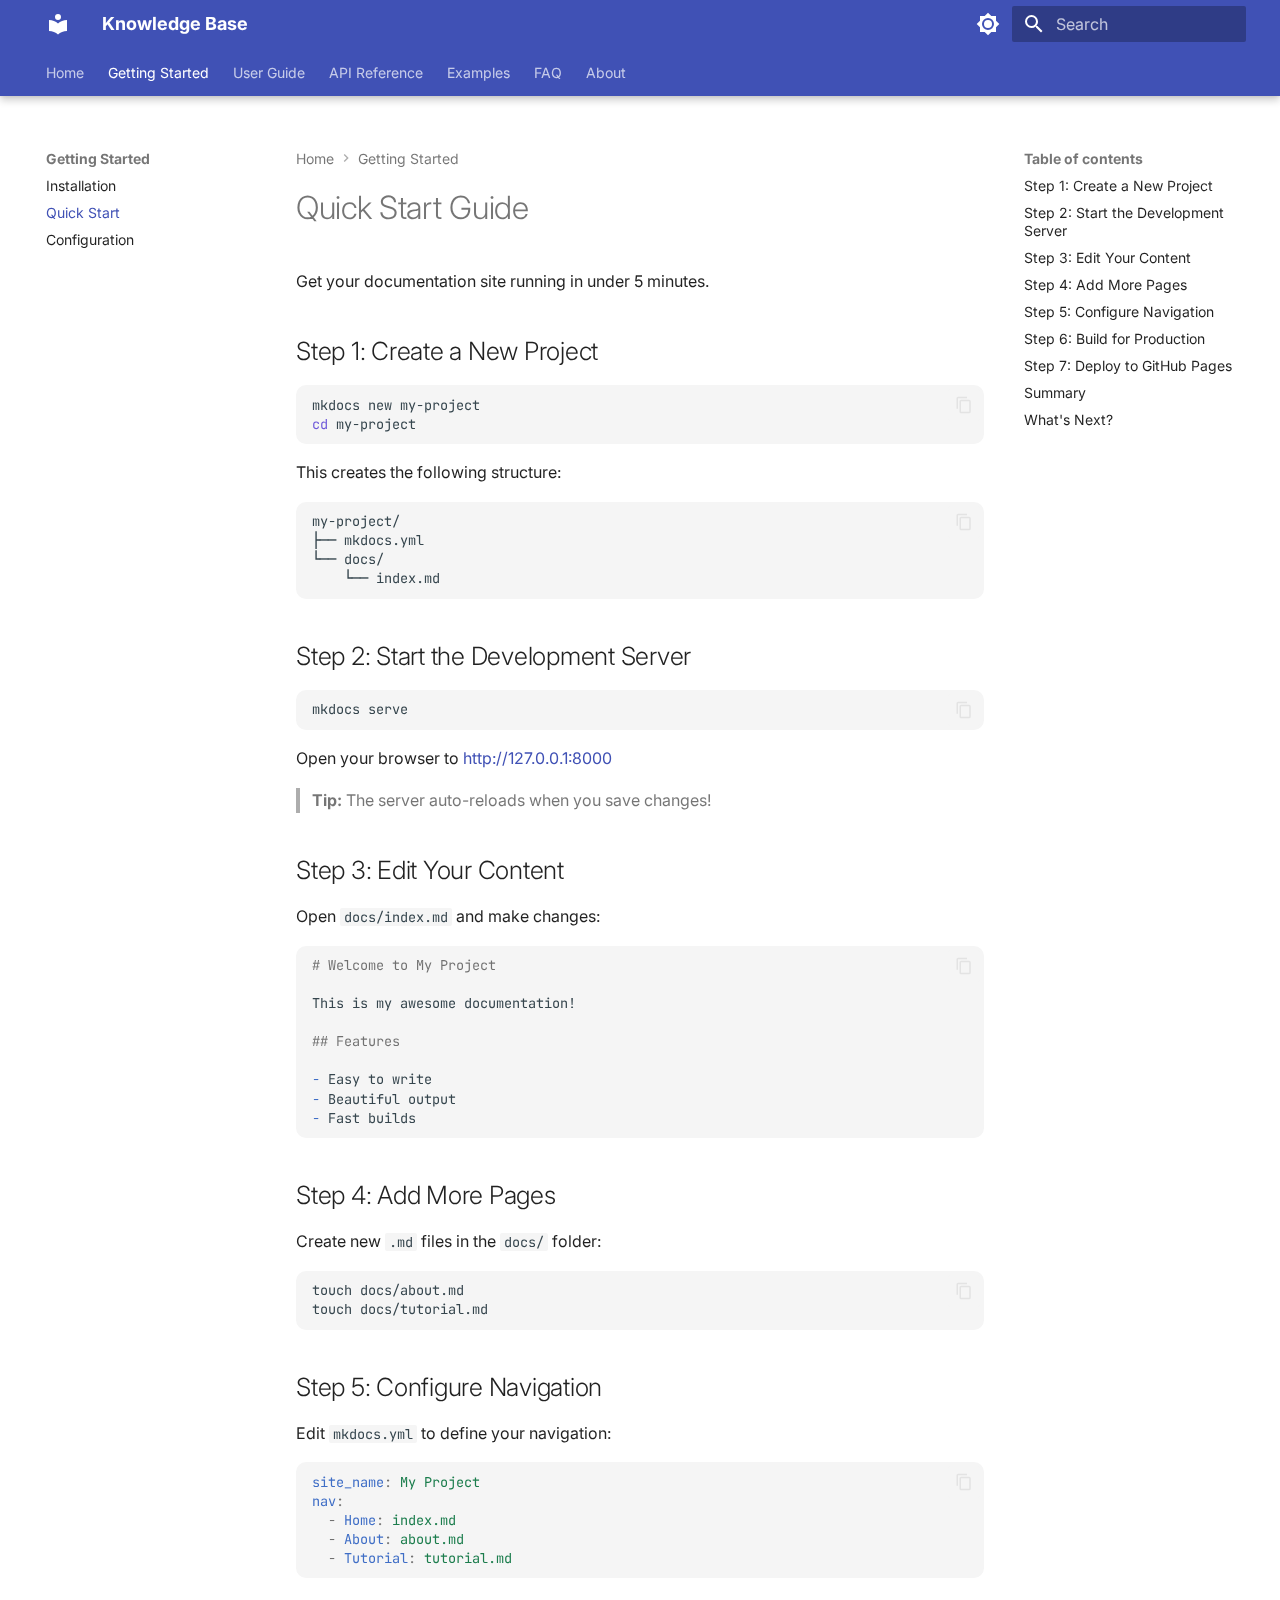
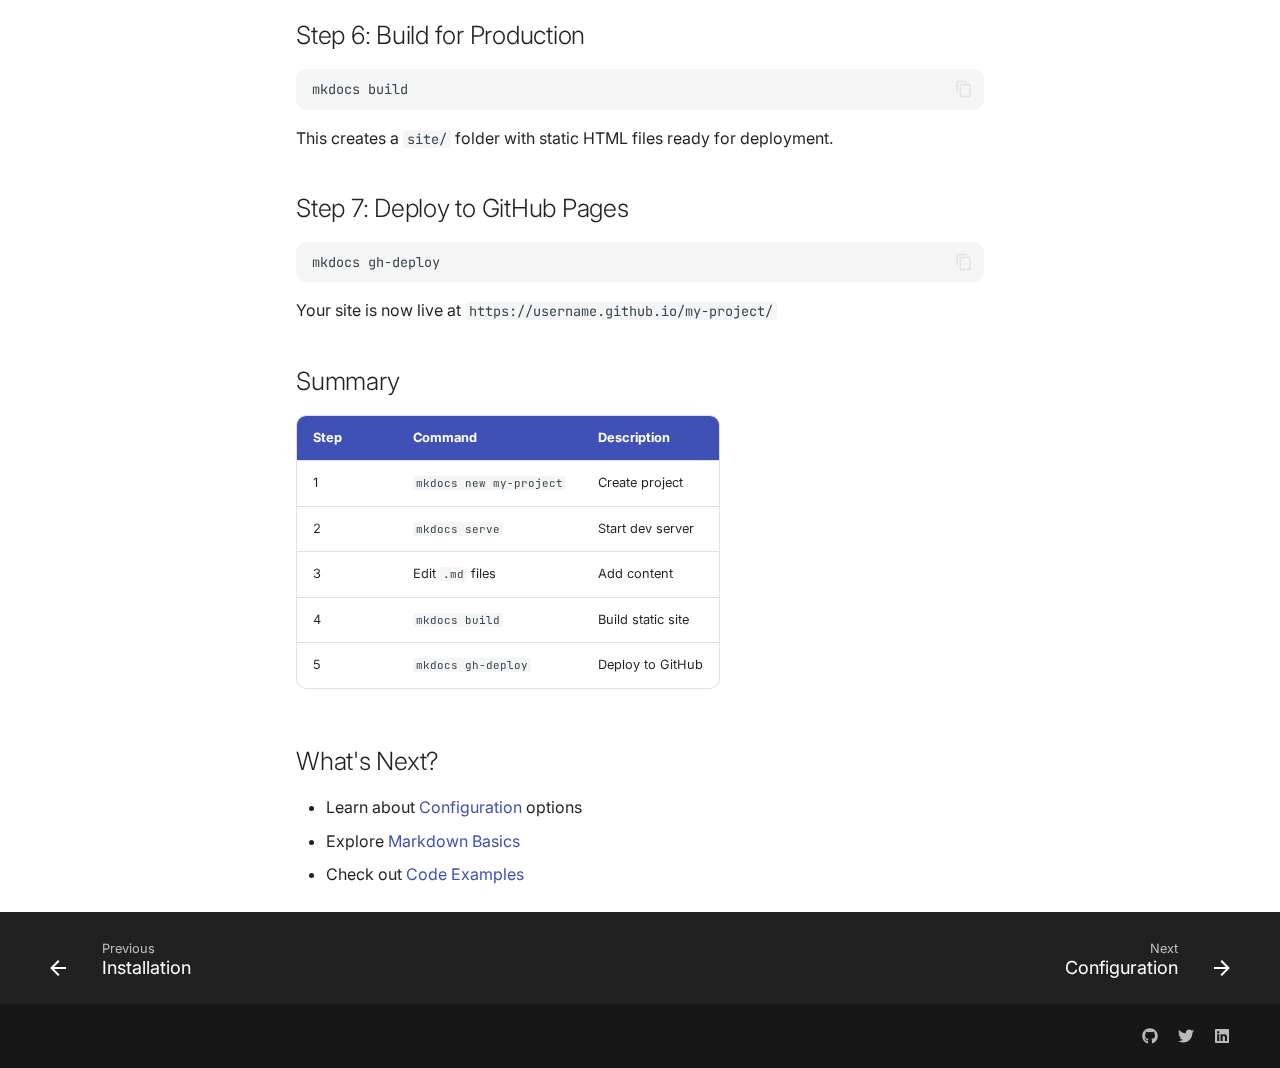
<file: getting-started/quickstart/index.html>
<!doctype html>
<html lang="en" class="no-js">
  <head>
    
      <meta charset="utf-8">
      <meta name="viewport" content="width=device-width,initial-scale=1">
      
        <meta name="description" content="A comprehensive documentation example">
      
      
        <meta name="author" content="Your Name">
      
      
      
        <link rel="prev" href="../installation/">
      
      
        <link rel="next" href="../configuration/">
      
      
        
      
      
      <link rel="icon" href="../../assets/images/favicon.png">
      <meta name="generator" content="mkdocs-1.6.1, mkdocs-material-9.7.1">
    
    
      
        <title>Quick Start - Knowledge Base</title>
      
    
    
      <link rel="stylesheet" href="../../assets/stylesheets/main.484c7ddc.min.css">
      
        
        <link rel="stylesheet" href="../../assets/stylesheets/palette.ab4e12ef.min.css">
      
      


    
    
      
    
    
      
        
        
        <link rel="preconnect" href="https://fonts.gstatic.com" crossorigin>
        <link rel="stylesheet" href="https://fonts.googleapis.com/css?family=Inter:300,300i,400,400i,700,700i%7CJetBrains+Mono:400,400i,700,700i&display=fallback">
        <style>:root{--md-text-font:"Inter";--md-code-font:"JetBrains Mono"}</style>
      
    
    
      <link rel="stylesheet" href="../../stylesheets/extra.css">
    
    <script>__md_scope=new URL("../..",location),__md_hash=e=>[...e].reduce(((e,_)=>(e<<5)-e+_.charCodeAt(0)),0),__md_get=(e,_=localStorage,t=__md_scope)=>JSON.parse(_.getItem(t.pathname+"."+e)),__md_set=(e,_,t=localStorage,a=__md_scope)=>{try{t.setItem(a.pathname+"."+e,JSON.stringify(_))}catch(e){}}</script>
    
      

    
    
  </head>
  
  
    
    
      
    
    
    
    
    <body dir="ltr" data-md-color-scheme="default" data-md-color-primary="indigo" data-md-color-accent="indigo">
  
    
    <input class="md-toggle" data-md-toggle="drawer" type="checkbox" id="__drawer" autocomplete="off">
    <input class="md-toggle" data-md-toggle="search" type="checkbox" id="__search" autocomplete="off">
    <label class="md-overlay" for="__drawer"></label>
    <div data-md-component="skip">
      
        
        <a href="#quick-start-guide" class="md-skip">
          Skip to content
        </a>
      
    </div>
    <div data-md-component="announce">
      
    </div>
    
      <div data-md-color-scheme="default" data-md-component="outdated" hidden>
        
      </div>
    
    
      

  

<header class="md-header md-header--shadow md-header--lifted" data-md-component="header">
  <nav class="md-header__inner md-grid" aria-label="Header">
    <a href="../.." title="Knowledge Base" class="md-header__button md-logo" aria-label="Knowledge Base" data-md-component="logo">
      
  
  <svg xmlns="http://www.w3.org/2000/svg" viewBox="0 0 24 24"><path d="M12 8a3 3 0 0 0 3-3 3 3 0 0 0-3-3 3 3 0 0 0-3 3 3 3 0 0 0 3 3m0 3.54C9.64 9.35 6.5 8 3 8v11c3.5 0 6.64 1.35 9 3.54 2.36-2.19 5.5-3.54 9-3.54V8c-3.5 0-6.64 1.35-9 3.54"/></svg>

    </a>
    <label class="md-header__button md-icon" for="__drawer">
      
      <svg xmlns="http://www.w3.org/2000/svg" viewBox="0 0 24 24"><path d="M3 6h18v2H3zm0 5h18v2H3zm0 5h18v2H3z"/></svg>
    </label>
    <div class="md-header__title" data-md-component="header-title">
      <div class="md-header__ellipsis">
        <div class="md-header__topic">
          <span class="md-ellipsis">
            Knowledge Base
          </span>
        </div>
        <div class="md-header__topic" data-md-component="header-topic">
          <span class="md-ellipsis">
            
              Quick Start
            
          </span>
        </div>
      </div>
    </div>
    
      
        <form class="md-header__option" data-md-component="palette">
  
    
    
    
    <input class="md-option" data-md-color-media="" data-md-color-scheme="default" data-md-color-primary="indigo" data-md-color-accent="indigo"  aria-label="Switch to dark mode"  type="radio" name="__palette" id="__palette_0">
    
      <label class="md-header__button md-icon" title="Switch to dark mode" for="__palette_1" hidden>
        <svg xmlns="http://www.w3.org/2000/svg" viewBox="0 0 24 24"><path d="M12 8a4 4 0 0 0-4 4 4 4 0 0 0 4 4 4 4 0 0 0 4-4 4 4 0 0 0-4-4m0 10a6 6 0 0 1-6-6 6 6 0 0 1 6-6 6 6 0 0 1 6 6 6 6 0 0 1-6 6m8-9.31V4h-4.69L12 .69 8.69 4H4v4.69L.69 12 4 15.31V20h4.69L12 23.31 15.31 20H20v-4.69L23.31 12z"/></svg>
      </label>
    
  
    
    
    
    <input class="md-option" data-md-color-media="" data-md-color-scheme="slate" data-md-color-primary="indigo" data-md-color-accent="indigo"  aria-label="Switch to light mode"  type="radio" name="__palette" id="__palette_1">
    
      <label class="md-header__button md-icon" title="Switch to light mode" for="__palette_0" hidden>
        <svg xmlns="http://www.w3.org/2000/svg" viewBox="0 0 24 24"><path d="M12 18c-.89 0-1.74-.2-2.5-.55C11.56 16.5 13 14.42 13 12s-1.44-4.5-3.5-5.45C10.26 6.2 11.11 6 12 6a6 6 0 0 1 6 6 6 6 0 0 1-6 6m8-9.31V4h-4.69L12 .69 8.69 4H4v4.69L.69 12 4 15.31V20h4.69L12 23.31 15.31 20H20v-4.69L23.31 12z"/></svg>
      </label>
    
  
</form>
      
    
    
      <script>var palette=__md_get("__palette");if(palette&&palette.color){if("(prefers-color-scheme)"===palette.color.media){var media=matchMedia("(prefers-color-scheme: light)"),input=document.querySelector(media.matches?"[data-md-color-media='(prefers-color-scheme: light)']":"[data-md-color-media='(prefers-color-scheme: dark)']");palette.color.media=input.getAttribute("data-md-color-media"),palette.color.scheme=input.getAttribute("data-md-color-scheme"),palette.color.primary=input.getAttribute("data-md-color-primary"),palette.color.accent=input.getAttribute("data-md-color-accent")}for(var[key,value]of Object.entries(palette.color))document.body.setAttribute("data-md-color-"+key,value)}</script>
    
    
    
      
      
        <label class="md-header__button md-icon" for="__search">
          
          <svg xmlns="http://www.w3.org/2000/svg" viewBox="0 0 24 24"><path d="M9.5 3A6.5 6.5 0 0 1 16 9.5c0 1.61-.59 3.09-1.56 4.23l.27.27h.79l5 5-1.5 1.5-5-5v-.79l-.27-.27A6.52 6.52 0 0 1 9.5 16 6.5 6.5 0 0 1 3 9.5 6.5 6.5 0 0 1 9.5 3m0 2C7 5 5 7 5 9.5S7 14 9.5 14 14 12 14 9.5 12 5 9.5 5"/></svg>
        </label>
        <div class="md-search" data-md-component="search" role="dialog">
  <label class="md-search__overlay" for="__search"></label>
  <div class="md-search__inner" role="search">
    <form class="md-search__form" name="search">
      <input type="text" class="md-search__input" name="query" aria-label="Search" placeholder="Search" autocapitalize="off" autocorrect="off" autocomplete="off" spellcheck="false" data-md-component="search-query" required>
      <label class="md-search__icon md-icon" for="__search">
        
        <svg xmlns="http://www.w3.org/2000/svg" viewBox="0 0 24 24"><path d="M9.5 3A6.5 6.5 0 0 1 16 9.5c0 1.61-.59 3.09-1.56 4.23l.27.27h.79l5 5-1.5 1.5-5-5v-.79l-.27-.27A6.52 6.52 0 0 1 9.5 16 6.5 6.5 0 0 1 3 9.5 6.5 6.5 0 0 1 9.5 3m0 2C7 5 5 7 5 9.5S7 14 9.5 14 14 12 14 9.5 12 5 9.5 5"/></svg>
        
        <svg xmlns="http://www.w3.org/2000/svg" viewBox="0 0 24 24"><path d="M20 11v2H8l5.5 5.5-1.42 1.42L4.16 12l7.92-7.92L13.5 5.5 8 11z"/></svg>
      </label>
      <nav class="md-search__options" aria-label="Search">
        
          <a href="javascript:void(0)" class="md-search__icon md-icon" title="Share" aria-label="Share" data-clipboard data-clipboard-text="" data-md-component="search-share" tabindex="-1">
            
            <svg xmlns="http://www.w3.org/2000/svg" viewBox="0 0 24 24"><path d="M18 16.08c-.76 0-1.44.3-1.96.77L8.91 12.7c.05-.23.09-.46.09-.7s-.04-.47-.09-.7l7.05-4.11c.54.5 1.25.81 2.04.81a3 3 0 0 0 3-3 3 3 0 0 0-3-3 3 3 0 0 0-3 3c0 .24.04.47.09.7L8.04 9.81C7.5 9.31 6.79 9 6 9a3 3 0 0 0-3 3 3 3 0 0 0 3 3c.79 0 1.5-.31 2.04-.81l7.12 4.15c-.05.21-.08.43-.08.66 0 1.61 1.31 2.91 2.92 2.91s2.92-1.3 2.92-2.91A2.92 2.92 0 0 0 18 16.08"/></svg>
          </a>
        
        <button type="reset" class="md-search__icon md-icon" title="Clear" aria-label="Clear" tabindex="-1">
          
          <svg xmlns="http://www.w3.org/2000/svg" viewBox="0 0 24 24"><path d="M19 6.41 17.59 5 12 10.59 6.41 5 5 6.41 10.59 12 5 17.59 6.41 19 12 13.41 17.59 19 19 17.59 13.41 12z"/></svg>
        </button>
      </nav>
      
        <div class="md-search__suggest" data-md-component="search-suggest"></div>
      
    </form>
    <div class="md-search__output">
      <div class="md-search__scrollwrap" tabindex="0" data-md-scrollfix>
        <div class="md-search-result" data-md-component="search-result">
          <div class="md-search-result__meta">
            Initializing search
          </div>
          <ol class="md-search-result__list" role="presentation"></ol>
        </div>
      </div>
    </div>
  </div>
</div>
      
    
    
  </nav>
  
    
      
<nav class="md-tabs" aria-label="Tabs" data-md-component="tabs">
  <div class="md-grid">
    <ul class="md-tabs__list">
      
        
  
  
  
  
    <li class="md-tabs__item">
      <a href="../.." class="md-tabs__link">
        
  
  
    
  
  Home

      </a>
    </li>
  

      
        
  
  
  
    
  
  
    
    
      <li class="md-tabs__item md-tabs__item--active">
        <a href="../installation/" class="md-tabs__link">
          
  
  
  Getting Started

        </a>
      </li>
    
  

      
        
  
  
  
  
    
    
      <li class="md-tabs__item">
        <a href="../../user-guide/markdown-basics/" class="md-tabs__link">
          
  
  
  User Guide

        </a>
      </li>
    
  

      
        
  
  
  
  
    
    
      <li class="md-tabs__item">
        <a href="../../api/overview/" class="md-tabs__link">
          
  
  
  API Reference

        </a>
      </li>
    
  

      
        
  
  
  
  
    
    
      <li class="md-tabs__item">
        <a href="../../examples/tables-lists/" class="md-tabs__link">
          
  
  
  Examples

        </a>
      </li>
    
  

      
        
  
  
  
  
    <li class="md-tabs__item">
      <a href="../../faq/" class="md-tabs__link">
        
  
  
    
  
  FAQ

      </a>
    </li>
  

      
        
  
  
  
  
    <li class="md-tabs__item">
      <a href="../../about/" class="md-tabs__link">
        
  
  
    
  
  About

      </a>
    </li>
  

      
    </ul>
  </div>
</nav>
    
  
</header>
    
    <div class="md-container" data-md-component="container">
      
      
        
      
      <main class="md-main" data-md-component="main">
        <div class="md-main__inner md-grid">
          
            
              
              <div class="md-sidebar md-sidebar--primary" data-md-component="sidebar" data-md-type="navigation" >
                <div class="md-sidebar__scrollwrap">
                  <div class="md-sidebar__inner">
                    


  


<nav class="md-nav md-nav--primary md-nav--lifted" aria-label="Navigation" data-md-level="0">
  <label class="md-nav__title" for="__drawer">
    <a href="../.." title="Knowledge Base" class="md-nav__button md-logo" aria-label="Knowledge Base" data-md-component="logo">
      
  
  <svg xmlns="http://www.w3.org/2000/svg" viewBox="0 0 24 24"><path d="M12 8a3 3 0 0 0 3-3 3 3 0 0 0-3-3 3 3 0 0 0-3 3 3 3 0 0 0 3 3m0 3.54C9.64 9.35 6.5 8 3 8v11c3.5 0 6.64 1.35 9 3.54 2.36-2.19 5.5-3.54 9-3.54V8c-3.5 0-6.64 1.35-9 3.54"/></svg>

    </a>
    Knowledge Base
  </label>
  
  <ul class="md-nav__list" data-md-scrollfix>
    
      
      
  
  
  
  
    <li class="md-nav__item">
      <a href="../.." class="md-nav__link">
        
  
  
  <span class="md-ellipsis">
    
  
    Home
  

    
  </span>
  
  

      </a>
    </li>
  

    
      
      
  
  
    
  
  
  
    
    
    
    
      
        
        
      
      
        
      
    
    
    <li class="md-nav__item md-nav__item--active md-nav__item--section md-nav__item--nested">
      
        
        
        <input class="md-nav__toggle md-toggle " type="checkbox" id="__nav_2" checked>
        
          
          <label class="md-nav__link" for="__nav_2" id="__nav_2_label" tabindex="">
            
  
  
  <span class="md-ellipsis">
    
  
    Getting Started
  

    
  </span>
  
  

            <span class="md-nav__icon md-icon"></span>
          </label>
        
        <nav class="md-nav" data-md-level="1" aria-labelledby="__nav_2_label" aria-expanded="true">
          <label class="md-nav__title" for="__nav_2">
            <span class="md-nav__icon md-icon"></span>
            
  
    Getting Started
  

          </label>
          <ul class="md-nav__list" data-md-scrollfix>
            
              
                
  
  
  
  
    <li class="md-nav__item">
      <a href="../installation/" class="md-nav__link">
        
  
  
  <span class="md-ellipsis">
    
  
    Installation
  

    
  </span>
  
  

      </a>
    </li>
  

              
            
              
                
  
  
    
  
  
  
    <li class="md-nav__item md-nav__item--active">
      
      <input class="md-nav__toggle md-toggle" type="checkbox" id="__toc">
      
      
        
      
      
        <label class="md-nav__link md-nav__link--active" for="__toc">
          
  
  
  <span class="md-ellipsis">
    
  
    Quick Start
  

    
  </span>
  
  

          <span class="md-nav__icon md-icon"></span>
        </label>
      
      <a href="./" class="md-nav__link md-nav__link--active">
        
  
  
  <span class="md-ellipsis">
    
  
    Quick Start
  

    
  </span>
  
  

      </a>
      
        

<nav class="md-nav md-nav--secondary" aria-label="Table of contents">
  
  
  
    
  
  
    <label class="md-nav__title" for="__toc">
      <span class="md-nav__icon md-icon"></span>
      Table of contents
    </label>
    <ul class="md-nav__list" data-md-component="toc" data-md-scrollfix>
      
        <li class="md-nav__item">
  <a href="#step-1-create-a-new-project" class="md-nav__link">
    <span class="md-ellipsis">
      
        Step 1: Create a New Project
      
    </span>
  </a>
  
</li>
      
        <li class="md-nav__item">
  <a href="#step-2-start-the-development-server" class="md-nav__link">
    <span class="md-ellipsis">
      
        Step 2: Start the Development Server
      
    </span>
  </a>
  
</li>
      
        <li class="md-nav__item">
  <a href="#step-3-edit-your-content" class="md-nav__link">
    <span class="md-ellipsis">
      
        Step 3: Edit Your Content
      
    </span>
  </a>
  
</li>
      
        <li class="md-nav__item">
  <a href="#step-4-add-more-pages" class="md-nav__link">
    <span class="md-ellipsis">
      
        Step 4: Add More Pages
      
    </span>
  </a>
  
</li>
      
        <li class="md-nav__item">
  <a href="#step-5-configure-navigation" class="md-nav__link">
    <span class="md-ellipsis">
      
        Step 5: Configure Navigation
      
    </span>
  </a>
  
</li>
      
        <li class="md-nav__item">
  <a href="#step-6-build-for-production" class="md-nav__link">
    <span class="md-ellipsis">
      
        Step 6: Build for Production
      
    </span>
  </a>
  
</li>
      
        <li class="md-nav__item">
  <a href="#step-7-deploy-to-github-pages" class="md-nav__link">
    <span class="md-ellipsis">
      
        Step 7: Deploy to GitHub Pages
      
    </span>
  </a>
  
</li>
      
        <li class="md-nav__item">
  <a href="#summary" class="md-nav__link">
    <span class="md-ellipsis">
      
        Summary
      
    </span>
  </a>
  
</li>
      
        <li class="md-nav__item">
  <a href="#whats-next" class="md-nav__link">
    <span class="md-ellipsis">
      
        What's Next?
      
    </span>
  </a>
  
</li>
      
    </ul>
  
</nav>
      
    </li>
  

              
            
              
                
  
  
  
  
    <li class="md-nav__item">
      <a href="../configuration/" class="md-nav__link">
        
  
  
  <span class="md-ellipsis">
    
  
    Configuration
  

    
  </span>
  
  

      </a>
    </li>
  

              
            
          </ul>
        </nav>
      
    </li>
  

    
      
      
  
  
  
  
    
    
    
    
      
      
        
      
    
    
    <li class="md-nav__item md-nav__item--nested">
      
        
        
          
        
        <input class="md-nav__toggle md-toggle md-toggle--indeterminate" type="checkbox" id="__nav_3" >
        
          
          <label class="md-nav__link" for="__nav_3" id="__nav_3_label" tabindex="0">
            
  
  
  <span class="md-ellipsis">
    
  
    User Guide
  

    
  </span>
  
  

            <span class="md-nav__icon md-icon"></span>
          </label>
        
        <nav class="md-nav" data-md-level="1" aria-labelledby="__nav_3_label" aria-expanded="false">
          <label class="md-nav__title" for="__nav_3">
            <span class="md-nav__icon md-icon"></span>
            
  
    User Guide
  

          </label>
          <ul class="md-nav__list" data-md-scrollfix>
            
              
                
  
  
  
  
    <li class="md-nav__item">
      <a href="../../user-guide/markdown-basics/" class="md-nav__link">
        
  
  
  <span class="md-ellipsis">
    
  
    Markdown Basics
  

    
  </span>
  
  

      </a>
    </li>
  

              
            
              
                
  
  
  
  
    <li class="md-nav__item">
      <a href="../../user-guide/advanced-formatting/" class="md-nav__link">
        
  
  
  <span class="md-ellipsis">
    
  
    Advanced Formatting
  

    
  </span>
  
  

      </a>
    </li>
  

              
            
              
                
  
  
  
  
    <li class="md-nav__item">
      <a href="../../user-guide/code-examples/" class="md-nav__link">
        
  
  
  <span class="md-ellipsis">
    
  
    Code Examples
  

    
  </span>
  
  

      </a>
    </li>
  

              
            
          </ul>
        </nav>
      
    </li>
  

    
      
      
  
  
  
  
    
    
    
    
      
      
        
      
    
    
    <li class="md-nav__item md-nav__item--nested">
      
        
        
          
        
        <input class="md-nav__toggle md-toggle md-toggle--indeterminate" type="checkbox" id="__nav_4" >
        
          
          <label class="md-nav__link" for="__nav_4" id="__nav_4_label" tabindex="0">
            
  
  
  <span class="md-ellipsis">
    
  
    API Reference
  

    
  </span>
  
  

            <span class="md-nav__icon md-icon"></span>
          </label>
        
        <nav class="md-nav" data-md-level="1" aria-labelledby="__nav_4_label" aria-expanded="false">
          <label class="md-nav__title" for="__nav_4">
            <span class="md-nav__icon md-icon"></span>
            
  
    API Reference
  

          </label>
          <ul class="md-nav__list" data-md-scrollfix>
            
              
                
  
  
  
  
    <li class="md-nav__item">
      <a href="../../api/overview/" class="md-nav__link">
        
  
  
  <span class="md-ellipsis">
    
  
    Overview
  

    
  </span>
  
  

      </a>
    </li>
  

              
            
              
                
  
  
  
  
    <li class="md-nav__item">
      <a href="../../api/endpoints/" class="md-nav__link">
        
  
  
  <span class="md-ellipsis">
    
  
    Endpoints
  

    
  </span>
  
  

      </a>
    </li>
  

              
            
          </ul>
        </nav>
      
    </li>
  

    
      
      
  
  
  
  
    
    
    
    
      
      
        
      
    
    
    <li class="md-nav__item md-nav__item--nested">
      
        
        
          
        
        <input class="md-nav__toggle md-toggle md-toggle--indeterminate" type="checkbox" id="__nav_5" >
        
          
          <label class="md-nav__link" for="__nav_5" id="__nav_5_label" tabindex="0">
            
  
  
  <span class="md-ellipsis">
    
  
    Examples
  

    
  </span>
  
  

            <span class="md-nav__icon md-icon"></span>
          </label>
        
        <nav class="md-nav" data-md-level="1" aria-labelledby="__nav_5_label" aria-expanded="false">
          <label class="md-nav__title" for="__nav_5">
            <span class="md-nav__icon md-icon"></span>
            
  
    Examples
  

          </label>
          <ul class="md-nav__list" data-md-scrollfix>
            
              
                
  
  
  
  
    <li class="md-nav__item">
      <a href="../../examples/tables-lists/" class="md-nav__link">
        
  
  
  <span class="md-ellipsis">
    
  
    Tables & Lists
  

    
  </span>
  
  

      </a>
    </li>
  

              
            
              
                
  
  
  
  
    <li class="md-nav__item">
      <a href="../../examples/images-media/" class="md-nav__link">
        
  
  
  <span class="md-ellipsis">
    
  
    Images & Media
  

    
  </span>
  
  

      </a>
    </li>
  

              
            
          </ul>
        </nav>
      
    </li>
  

    
      
      
  
  
  
  
    <li class="md-nav__item">
      <a href="../../faq/" class="md-nav__link">
        
  
  
  <span class="md-ellipsis">
    
  
    FAQ
  

    
  </span>
  
  

      </a>
    </li>
  

    
      
      
  
  
  
  
    <li class="md-nav__item">
      <a href="../../about/" class="md-nav__link">
        
  
  
  <span class="md-ellipsis">
    
  
    About
  

    
  </span>
  
  

      </a>
    </li>
  

    
  </ul>
</nav>
                  </div>
                </div>
              </div>
            
            
              
              <div class="md-sidebar md-sidebar--secondary" data-md-component="sidebar" data-md-type="toc" >
                <div class="md-sidebar__scrollwrap">
                  <div class="md-sidebar__inner">
                    

<nav class="md-nav md-nav--secondary" aria-label="Table of contents">
  
  
  
    
  
  
    <label class="md-nav__title" for="__toc">
      <span class="md-nav__icon md-icon"></span>
      Table of contents
    </label>
    <ul class="md-nav__list" data-md-component="toc" data-md-scrollfix>
      
        <li class="md-nav__item">
  <a href="#step-1-create-a-new-project" class="md-nav__link">
    <span class="md-ellipsis">
      
        Step 1: Create a New Project
      
    </span>
  </a>
  
</li>
      
        <li class="md-nav__item">
  <a href="#step-2-start-the-development-server" class="md-nav__link">
    <span class="md-ellipsis">
      
        Step 2: Start the Development Server
      
    </span>
  </a>
  
</li>
      
        <li class="md-nav__item">
  <a href="#step-3-edit-your-content" class="md-nav__link">
    <span class="md-ellipsis">
      
        Step 3: Edit Your Content
      
    </span>
  </a>
  
</li>
      
        <li class="md-nav__item">
  <a href="#step-4-add-more-pages" class="md-nav__link">
    <span class="md-ellipsis">
      
        Step 4: Add More Pages
      
    </span>
  </a>
  
</li>
      
        <li class="md-nav__item">
  <a href="#step-5-configure-navigation" class="md-nav__link">
    <span class="md-ellipsis">
      
        Step 5: Configure Navigation
      
    </span>
  </a>
  
</li>
      
        <li class="md-nav__item">
  <a href="#step-6-build-for-production" class="md-nav__link">
    <span class="md-ellipsis">
      
        Step 6: Build for Production
      
    </span>
  </a>
  
</li>
      
        <li class="md-nav__item">
  <a href="#step-7-deploy-to-github-pages" class="md-nav__link">
    <span class="md-ellipsis">
      
        Step 7: Deploy to GitHub Pages
      
    </span>
  </a>
  
</li>
      
        <li class="md-nav__item">
  <a href="#summary" class="md-nav__link">
    <span class="md-ellipsis">
      
        Summary
      
    </span>
  </a>
  
</li>
      
        <li class="md-nav__item">
  <a href="#whats-next" class="md-nav__link">
    <span class="md-ellipsis">
      
        What's Next?
      
    </span>
  </a>
  
</li>
      
    </ul>
  
</nav>
                  </div>
                </div>
              </div>
            
          
          
            <div class="md-content" data-md-component="content">
              
                



  


  <nav class="md-path" aria-label="Navigation" >
    <ol class="md-path__list">
      
        
  
  
    <li class="md-path__item">
      <a href="../.." class="md-path__link">
        
  <span class="md-ellipsis">
    Home
  </span>

      </a>
    </li>
  

      
      
        
  
  
    
    
      <li class="md-path__item">
        <a href="../installation/" class="md-path__link">
          
  <span class="md-ellipsis">
    Getting Started
  </span>

        </a>
      </li>
    
  

      
    </ol>
  </nav>

              
              <article class="md-content__inner md-typeset">
                
                  



<h1 id="quick-start-guide">Quick Start Guide<a class="headerlink" href="#quick-start-guide" title="Permanent link">&para;</a></h1>
<p>Get your documentation site running in under 5 minutes.</p>
<h2 id="step-1-create-a-new-project">Step 1: Create a New Project<a class="headerlink" href="#step-1-create-a-new-project" title="Permanent link">&para;</a></h2>
<div class="language-bash highlight"><pre><span></span><code><span id="__span-0-1"><a id="__codelineno-0-1" name="__codelineno-0-1" href="#__codelineno-0-1"></a>mkdocs<span class="w"> </span>new<span class="w"> </span>my-project
</span><span id="__span-0-2"><a id="__codelineno-0-2" name="__codelineno-0-2" href="#__codelineno-0-2"></a><span class="nb">cd</span><span class="w"> </span>my-project
</span></code></pre></div>
<p>This creates the following structure:</p>
<div class="language-text highlight"><pre><span></span><code><span id="__span-1-1"><a id="__codelineno-1-1" name="__codelineno-1-1" href="#__codelineno-1-1"></a>my-project/
</span><span id="__span-1-2"><a id="__codelineno-1-2" name="__codelineno-1-2" href="#__codelineno-1-2"></a>├── mkdocs.yml
</span><span id="__span-1-3"><a id="__codelineno-1-3" name="__codelineno-1-3" href="#__codelineno-1-3"></a>└── docs/
</span><span id="__span-1-4"><a id="__codelineno-1-4" name="__codelineno-1-4" href="#__codelineno-1-4"></a>    └── index.md
</span></code></pre></div>
<h2 id="step-2-start-the-development-server">Step 2: Start the Development Server<a class="headerlink" href="#step-2-start-the-development-server" title="Permanent link">&para;</a></h2>
<div class="language-bash highlight"><pre><span></span><code><span id="__span-2-1"><a id="__codelineno-2-1" name="__codelineno-2-1" href="#__codelineno-2-1"></a>mkdocs<span class="w"> </span>serve
</span></code></pre></div>
<p>Open your browser to <a href="http://127.0.0.1:8000">http://127.0.0.1:8000</a></p>
<blockquote>
<p><strong>Tip:</strong> The server auto-reloads when you save changes!</p>
</blockquote>
<h2 id="step-3-edit-your-content">Step 3: Edit Your Content<a class="headerlink" href="#step-3-edit-your-content" title="Permanent link">&para;</a></h2>
<p>Open <code>docs/index.md</code> and make changes:</p>
<div class="language-markdown highlight"><pre><span></span><code><span id="__span-3-1"><a id="__codelineno-3-1" name="__codelineno-3-1" href="#__codelineno-3-1"></a><span class="gh"># Welcome to My Project</span>
</span><span id="__span-3-2"><a id="__codelineno-3-2" name="__codelineno-3-2" href="#__codelineno-3-2"></a>
</span><span id="__span-3-3"><a id="__codelineno-3-3" name="__codelineno-3-3" href="#__codelineno-3-3"></a>This is my awesome documentation!
</span><span id="__span-3-4"><a id="__codelineno-3-4" name="__codelineno-3-4" href="#__codelineno-3-4"></a>
</span><span id="__span-3-5"><a id="__codelineno-3-5" name="__codelineno-3-5" href="#__codelineno-3-5"></a><span class="gu">## Features</span>
</span><span id="__span-3-6"><a id="__codelineno-3-6" name="__codelineno-3-6" href="#__codelineno-3-6"></a>
</span><span id="__span-3-7"><a id="__codelineno-3-7" name="__codelineno-3-7" href="#__codelineno-3-7"></a><span class="k">-</span><span class="w"> </span>Easy to write
</span><span id="__span-3-8"><a id="__codelineno-3-8" name="__codelineno-3-8" href="#__codelineno-3-8"></a><span class="k">-</span><span class="w"> </span>Beautiful output
</span><span id="__span-3-9"><a id="__codelineno-3-9" name="__codelineno-3-9" href="#__codelineno-3-9"></a><span class="k">-</span><span class="w"> </span>Fast builds
</span></code></pre></div>
<h2 id="step-4-add-more-pages">Step 4: Add More Pages<a class="headerlink" href="#step-4-add-more-pages" title="Permanent link">&para;</a></h2>
<p>Create new <code>.md</code> files in the <code>docs/</code> folder:</p>
<div class="language-bash highlight"><pre><span></span><code><span id="__span-4-1"><a id="__codelineno-4-1" name="__codelineno-4-1" href="#__codelineno-4-1"></a>touch<span class="w"> </span>docs/about.md
</span><span id="__span-4-2"><a id="__codelineno-4-2" name="__codelineno-4-2" href="#__codelineno-4-2"></a>touch<span class="w"> </span>docs/tutorial.md
</span></code></pre></div>
<h2 id="step-5-configure-navigation">Step 5: Configure Navigation<a class="headerlink" href="#step-5-configure-navigation" title="Permanent link">&para;</a></h2>
<p>Edit <code>mkdocs.yml</code> to define your navigation:</p>
<div class="language-yaml highlight"><pre><span></span><code><span id="__span-5-1"><a id="__codelineno-5-1" name="__codelineno-5-1" href="#__codelineno-5-1"></a><span class="nt">site_name</span><span class="p">:</span><span class="w"> </span><span class="l l-Scalar l-Scalar-Plain">My Project</span>
</span><span id="__span-5-2"><a id="__codelineno-5-2" name="__codelineno-5-2" href="#__codelineno-5-2"></a><span class="nt">nav</span><span class="p">:</span>
</span><span id="__span-5-3"><a id="__codelineno-5-3" name="__codelineno-5-3" href="#__codelineno-5-3"></a><span class="w">  </span><span class="p p-Indicator">-</span><span class="w"> </span><span class="nt">Home</span><span class="p">:</span><span class="w"> </span><span class="l l-Scalar l-Scalar-Plain">index.md</span>
</span><span id="__span-5-4"><a id="__codelineno-5-4" name="__codelineno-5-4" href="#__codelineno-5-4"></a><span class="w">  </span><span class="p p-Indicator">-</span><span class="w"> </span><span class="nt">About</span><span class="p">:</span><span class="w"> </span><span class="l l-Scalar l-Scalar-Plain">about.md</span>
</span><span id="__span-5-5"><a id="__codelineno-5-5" name="__codelineno-5-5" href="#__codelineno-5-5"></a><span class="w">  </span><span class="p p-Indicator">-</span><span class="w"> </span><span class="nt">Tutorial</span><span class="p">:</span><span class="w"> </span><span class="l l-Scalar l-Scalar-Plain">tutorial.md</span>
</span></code></pre></div>
<h2 id="step-6-build-for-production">Step 6: Build for Production<a class="headerlink" href="#step-6-build-for-production" title="Permanent link">&para;</a></h2>
<div class="language-bash highlight"><pre><span></span><code><span id="__span-6-1"><a id="__codelineno-6-1" name="__codelineno-6-1" href="#__codelineno-6-1"></a>mkdocs<span class="w"> </span>build
</span></code></pre></div>
<p>This creates a <code>site/</code> folder with static HTML files ready for deployment.</p>
<h2 id="step-7-deploy-to-github-pages">Step 7: Deploy to GitHub Pages<a class="headerlink" href="#step-7-deploy-to-github-pages" title="Permanent link">&para;</a></h2>
<div class="language-bash highlight"><pre><span></span><code><span id="__span-7-1"><a id="__codelineno-7-1" name="__codelineno-7-1" href="#__codelineno-7-1"></a>mkdocs<span class="w"> </span>gh-deploy
</span></code></pre></div>
<p>Your site is now live at <code>https://username.github.io/my-project/</code></p>
<h2 id="summary">Summary<a class="headerlink" href="#summary" title="Permanent link">&para;</a></h2>
<table>
<thead>
<tr>
<th>Step</th>
<th>Command</th>
<th>Description</th>
</tr>
</thead>
<tbody>
<tr>
<td>1</td>
<td><code>mkdocs new my-project</code></td>
<td>Create project</td>
</tr>
<tr>
<td>2</td>
<td><code>mkdocs serve</code></td>
<td>Start dev server</td>
</tr>
<tr>
<td>3</td>
<td>Edit <code>.md</code> files</td>
<td>Add content</td>
</tr>
<tr>
<td>4</td>
<td><code>mkdocs build</code></td>
<td>Build static site</td>
</tr>
<tr>
<td>5</td>
<td><code>mkdocs gh-deploy</code></td>
<td>Deploy to GitHub</td>
</tr>
</tbody>
</table>
<h2 id="whats-next">What's Next?<a class="headerlink" href="#whats-next" title="Permanent link">&para;</a></h2>
<ul>
<li>Learn about <a href="../configuration/">Configuration</a> options</li>
<li>Explore <a href="../../user-guide/markdown-basics/">Markdown Basics</a></li>
<li>Check out <a href="../../user-guide/code-examples/">Code Examples</a></li>
</ul>












                
              </article>
            </div>
          
          
  <script>var tabs=__md_get("__tabs");if(Array.isArray(tabs))e:for(var set of document.querySelectorAll(".tabbed-set")){var labels=set.querySelector(".tabbed-labels");for(var tab of tabs)for(var label of labels.getElementsByTagName("label"))if(label.innerText.trim()===tab){var input=document.getElementById(label.htmlFor);input.checked=!0;continue e}}</script>

<script>var target=document.getElementById(location.hash.slice(1));target&&target.name&&(target.checked=target.name.startsWith("__tabbed_"))</script>
        </div>
        
          <button type="button" class="md-top md-icon" data-md-component="top" hidden>
  
  <svg xmlns="http://www.w3.org/2000/svg" viewBox="0 0 24 24"><path d="M13 20h-2V8l-5.5 5.5-1.42-1.42L12 4.16l7.92 7.92-1.42 1.42L13 8z"/></svg>
  Back to top
</button>
        
      </main>
      
        <footer class="md-footer">
  
    
      
      <nav class="md-footer__inner md-grid" aria-label="Footer" >
        
          
          <a href="../installation/" class="md-footer__link md-footer__link--prev" aria-label="Previous: Installation">
            <div class="md-footer__button md-icon">
              
              <svg xmlns="http://www.w3.org/2000/svg" viewBox="0 0 24 24"><path d="M20 11v2H8l5.5 5.5-1.42 1.42L4.16 12l7.92-7.92L13.5 5.5 8 11z"/></svg>
            </div>
            <div class="md-footer__title">
              <span class="md-footer__direction">
                Previous
              </span>
              <div class="md-ellipsis">
                Installation
              </div>
            </div>
          </a>
        
        
          
          <a href="../configuration/" class="md-footer__link md-footer__link--next" aria-label="Next: Configuration">
            <div class="md-footer__title">
              <span class="md-footer__direction">
                Next
              </span>
              <div class="md-ellipsis">
                Configuration
              </div>
            </div>
            <div class="md-footer__button md-icon">
              
              <svg xmlns="http://www.w3.org/2000/svg" viewBox="0 0 24 24"><path d="M4 11v2h12l-5.5 5.5 1.42 1.42L19.84 12l-7.92-7.92L10.5 5.5 16 11z"/></svg>
            </div>
          </a>
        
      </nav>
    
  
  <div class="md-footer-meta md-typeset">
    <div class="md-footer-meta__inner md-grid">
      <div class="md-copyright">
  
  
</div>
      
        
<div class="md-social">
  
    
    
    
    
      
      
    
    <a href="https://github.com/yourusername" target="_blank" rel="noopener" title="github.com" class="md-social__link">
      <svg xmlns="http://www.w3.org/2000/svg" viewBox="0 0 512 512"><!--! Font Awesome Free 7.1.0 by @fontawesome - https://fontawesome.com License - https://fontawesome.com/license/free (Icons: CC BY 4.0, Fonts: SIL OFL 1.1, Code: MIT License) Copyright 2025 Fonticons, Inc.--><path d="M173.9 397.4c0 2-2.3 3.6-5.2 3.6-3.3.3-5.6-1.3-5.6-3.6 0-2 2.3-3.6 5.2-3.6 3-.3 5.6 1.3 5.6 3.6m-31.1-4.5c-.7 2 1.3 4.3 4.3 4.9 2.6 1 5.6 0 6.2-2s-1.3-4.3-4.3-5.2c-2.6-.7-5.5.3-6.2 2.3m44.2-1.7c-2.9.7-4.9 2.6-4.6 4.9.3 2 2.9 3.3 5.9 2.6 2.9-.7 4.9-2.6 4.6-4.6-.3-1.9-3-3.2-5.9-2.9M252.8 8C114.1 8 8 113.3 8 252c0 110.9 69.8 205.8 169.5 239.2 12.8 2.3 17.3-5.6 17.3-12.1 0-6.2-.3-40.4-.3-61.4 0 0-70 15-84.7-29.8 0 0-11.4-29.1-27.8-36.6 0 0-22.9-15.7 1.6-15.4 0 0 24.9 2 38.6 25.8 21.9 38.6 58.6 27.5 72.9 20.9 2.3-16 8.8-27.1 16-33.7-55.9-6.2-112.3-14.3-112.3-110.5 0-27.5 7.6-41.3 23.6-58.9-2.6-6.5-11.1-33.3 2.6-67.9 20.9-6.5 69 27 69 27 20-5.6 41.5-8.5 62.8-8.5s42.8 2.9 62.8 8.5c0 0 48.1-33.6 69-27 13.7 34.7 5.2 61.4 2.6 67.9 16 17.7 25.8 31.5 25.8 58.9 0 96.5-58.9 104.2-114.8 110.5 9.2 7.9 17 22.9 17 46.4 0 33.7-.3 75.4-.3 83.6 0 6.5 4.6 14.4 17.3 12.1C436.2 457.8 504 362.9 504 252 504 113.3 391.5 8 252.8 8M105.2 352.9c-1.3 1-1 3.3.7 5.2 1.6 1.6 3.9 2.3 5.2 1 1.3-1 1-3.3-.7-5.2-1.6-1.6-3.9-2.3-5.2-1m-10.8-8.1c-.7 1.3.3 2.9 2.3 3.9 1.6 1 3.6.7 4.3-.7.7-1.3-.3-2.9-2.3-3.9-2-.6-3.6-.3-4.3.7m32.4 35.6c-1.6 1.3-1 4.3 1.3 6.2 2.3 2.3 5.2 2.6 6.5 1 1.3-1.3.7-4.3-1.3-6.2-2.2-2.3-5.2-2.6-6.5-1m-11.4-14.7c-1.6 1-1.6 3.6 0 5.9s4.3 3.3 5.6 2.3c1.6-1.3 1.6-3.9 0-6.2-1.4-2.3-4-3.3-5.6-2"/></svg>
    </a>
  
    
    
    
    
      
      
    
    <a href="https://twitter.com/yourusername" target="_blank" rel="noopener" title="twitter.com" class="md-social__link">
      <svg xmlns="http://www.w3.org/2000/svg" viewBox="0 0 512 512"><!--! Font Awesome Free 7.1.0 by @fontawesome - https://fontawesome.com License - https://fontawesome.com/license/free (Icons: CC BY 4.0, Fonts: SIL OFL 1.1, Code: MIT License) Copyright 2025 Fonticons, Inc.--><path d="M459.4 151.7c.3 4.5.3 9.1.3 13.6 0 138.7-105.6 298.6-298.6 298.6-59.5 0-114.7-17.2-161.1-47.1 8.4 1 16.6 1.3 25.3 1.3 49.1 0 94.2-16.6 130.3-44.8-46.1-1-84.8-31.2-98.1-72.8 6.5 1 13 1.6 19.8 1.6 9.4 0 18.8-1.3 27.6-3.6-48.1-9.7-84.1-52-84.1-103v-1.3c14 7.8 30.2 12.7 47.4 13.3-28.3-18.8-46.8-51-46.8-87.4 0-19.5 5.2-37.4 14.3-53C87.4 130.8 165 172.4 252.1 176.9c-1.6-7.8-2.6-15.9-2.6-24C249.5 95.1 296.3 48 354.4 48c30.2 0 57.5 12.7 76.7 33.1 23.7-4.5 46.5-13.3 66.6-25.3-7.8 24.4-24.4 44.8-46.1 57.8 21.1-2.3 41.6-8.1 60.4-16.2-14.3 20.8-32.2 39.3-52.6 54.3"/></svg>
    </a>
  
    
    
    
    
      
      
    
    <a href="https://linkedin.com/in/yourusername" target="_blank" rel="noopener" title="linkedin.com" class="md-social__link">
      <svg xmlns="http://www.w3.org/2000/svg" viewBox="0 0 448 512"><!--! Font Awesome Free 7.1.0 by @fontawesome - https://fontawesome.com License - https://fontawesome.com/license/free (Icons: CC BY 4.0, Fonts: SIL OFL 1.1, Code: MIT License) Copyright 2025 Fonticons, Inc.--><path d="M416 32H31.9C14.3 32 0 46.5 0 64.3v383.4C0 465.5 14.3 480 31.9 480H416c17.6 0 32-14.5 32-32.3V64.3c0-17.8-14.4-32.3-32-32.3M135.4 416H69V202.2h66.5V416zM102.2 96a38.5 38.5 0 1 1 0 77 38.5 38.5 0 1 1 0-77m282.1 320h-66.4V312c0-24.8-.5-56.7-34.5-56.7-34.6 0-39.9 27-39.9 54.9V416h-66.4V202.2h63.7v29.2h.9c8.9-16.8 30.6-34.5 62.9-34.5 67.2 0 79.7 44.3 79.7 101.9z"/></svg>
    </a>
  
</div>
      
    </div>
  </div>
</footer>
      
    </div>
    <div class="md-dialog" data-md-component="dialog">
      <div class="md-dialog__inner md-typeset"></div>
    </div>
    
      <div class="md-progress" data-md-component="progress" role="progressbar"></div>
    
    
    
      
      
      <script id="__config" type="application/json">{"annotate": null, "base": "../..", "features": ["navigation.instant", "navigation.instant.progress", "navigation.tracking", "navigation.tabs", "navigation.tabs.sticky", "navigation.sections", "navigation.expand", "navigation.path", "navigation.top", "navigation.footer", "search.suggest", "search.highlight", "search.share", "content.code.copy", "content.code.annotate", "content.tabs.link", "toc.follow"], "search": "../../assets/javascripts/workers/search.2c215733.min.js", "tags": null, "translations": {"clipboard.copied": "Copied to clipboard", "clipboard.copy": "Copy to clipboard", "search.result.more.one": "1 more on this page", "search.result.more.other": "# more on this page", "search.result.none": "No matching documents", "search.result.one": "1 matching document", "search.result.other": "# matching documents", "search.result.placeholder": "Type to start searching", "search.result.term.missing": "Missing", "select.version": "Select version"}, "version": "1.0.0"}</script>
    
    
      <script src="../../assets/javascripts/bundle.79ae519e.min.js"></script>
      
    
  </body>
</html>
</file>
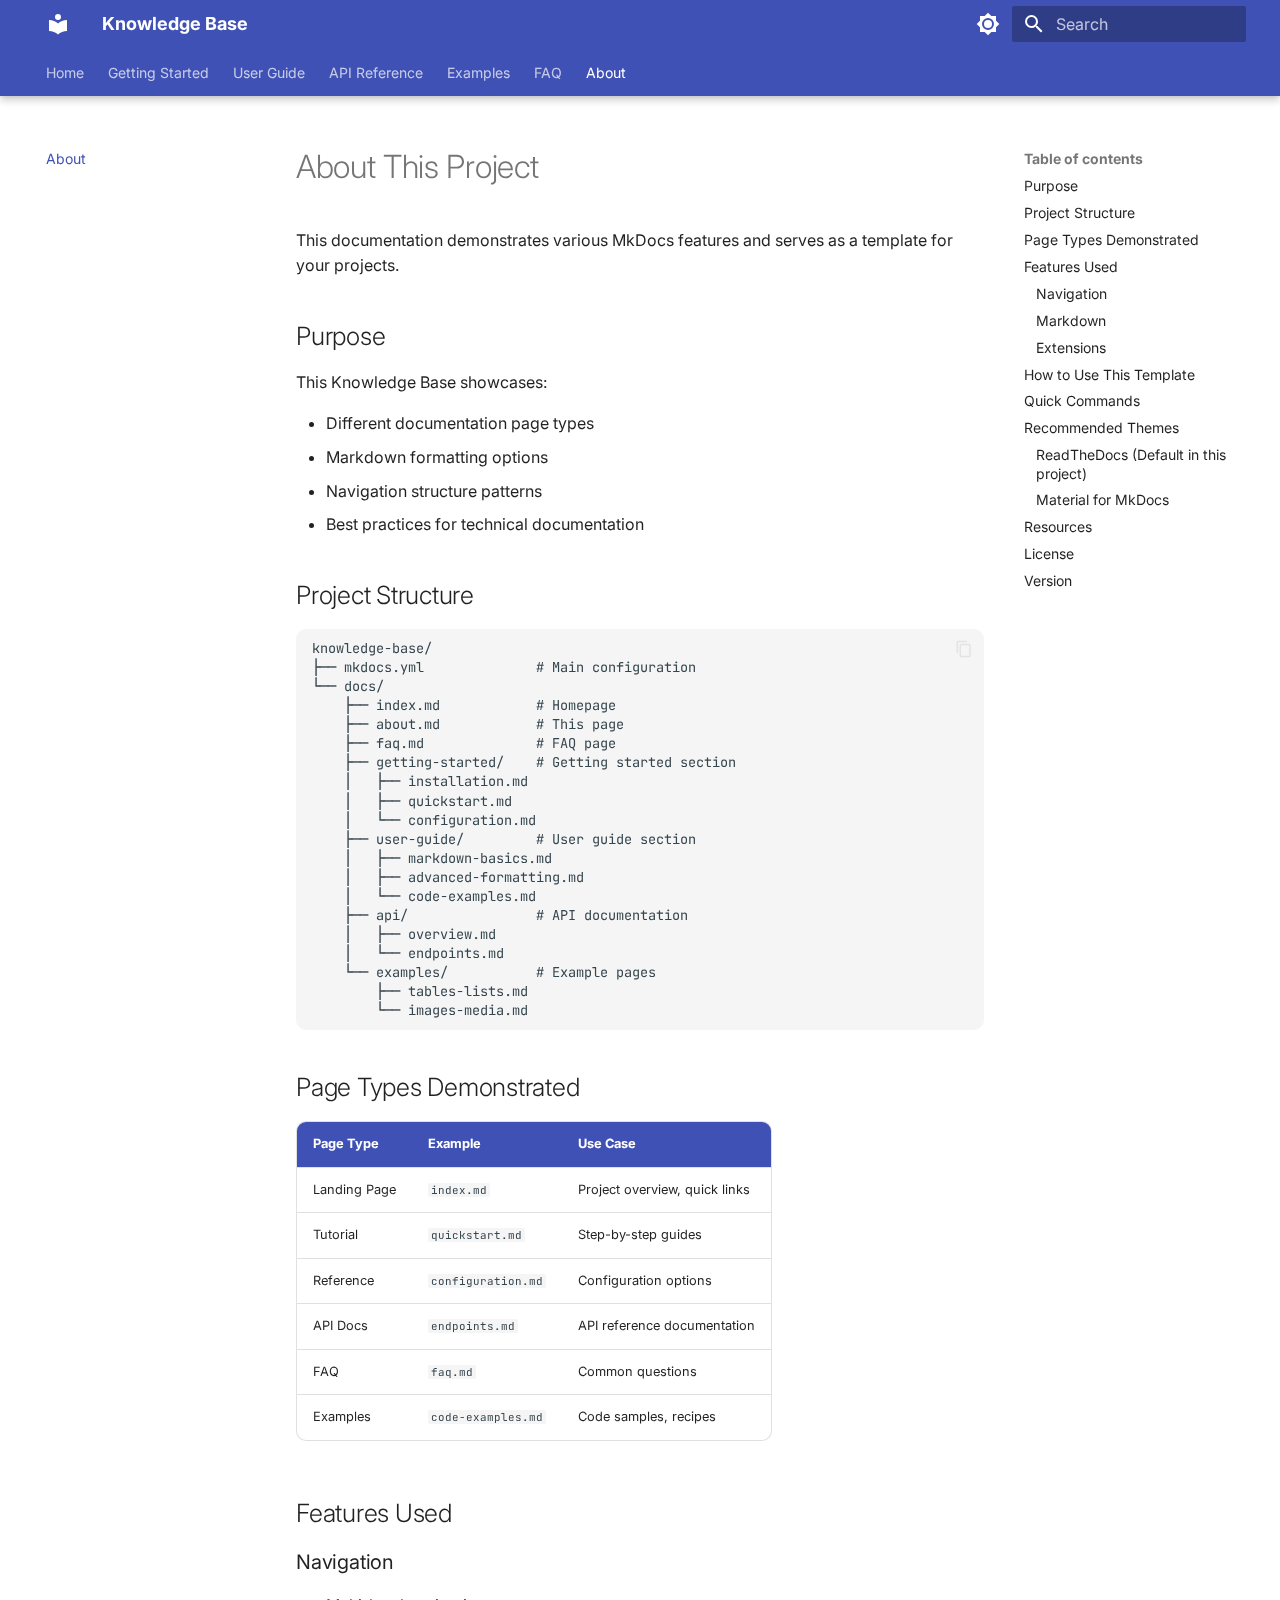
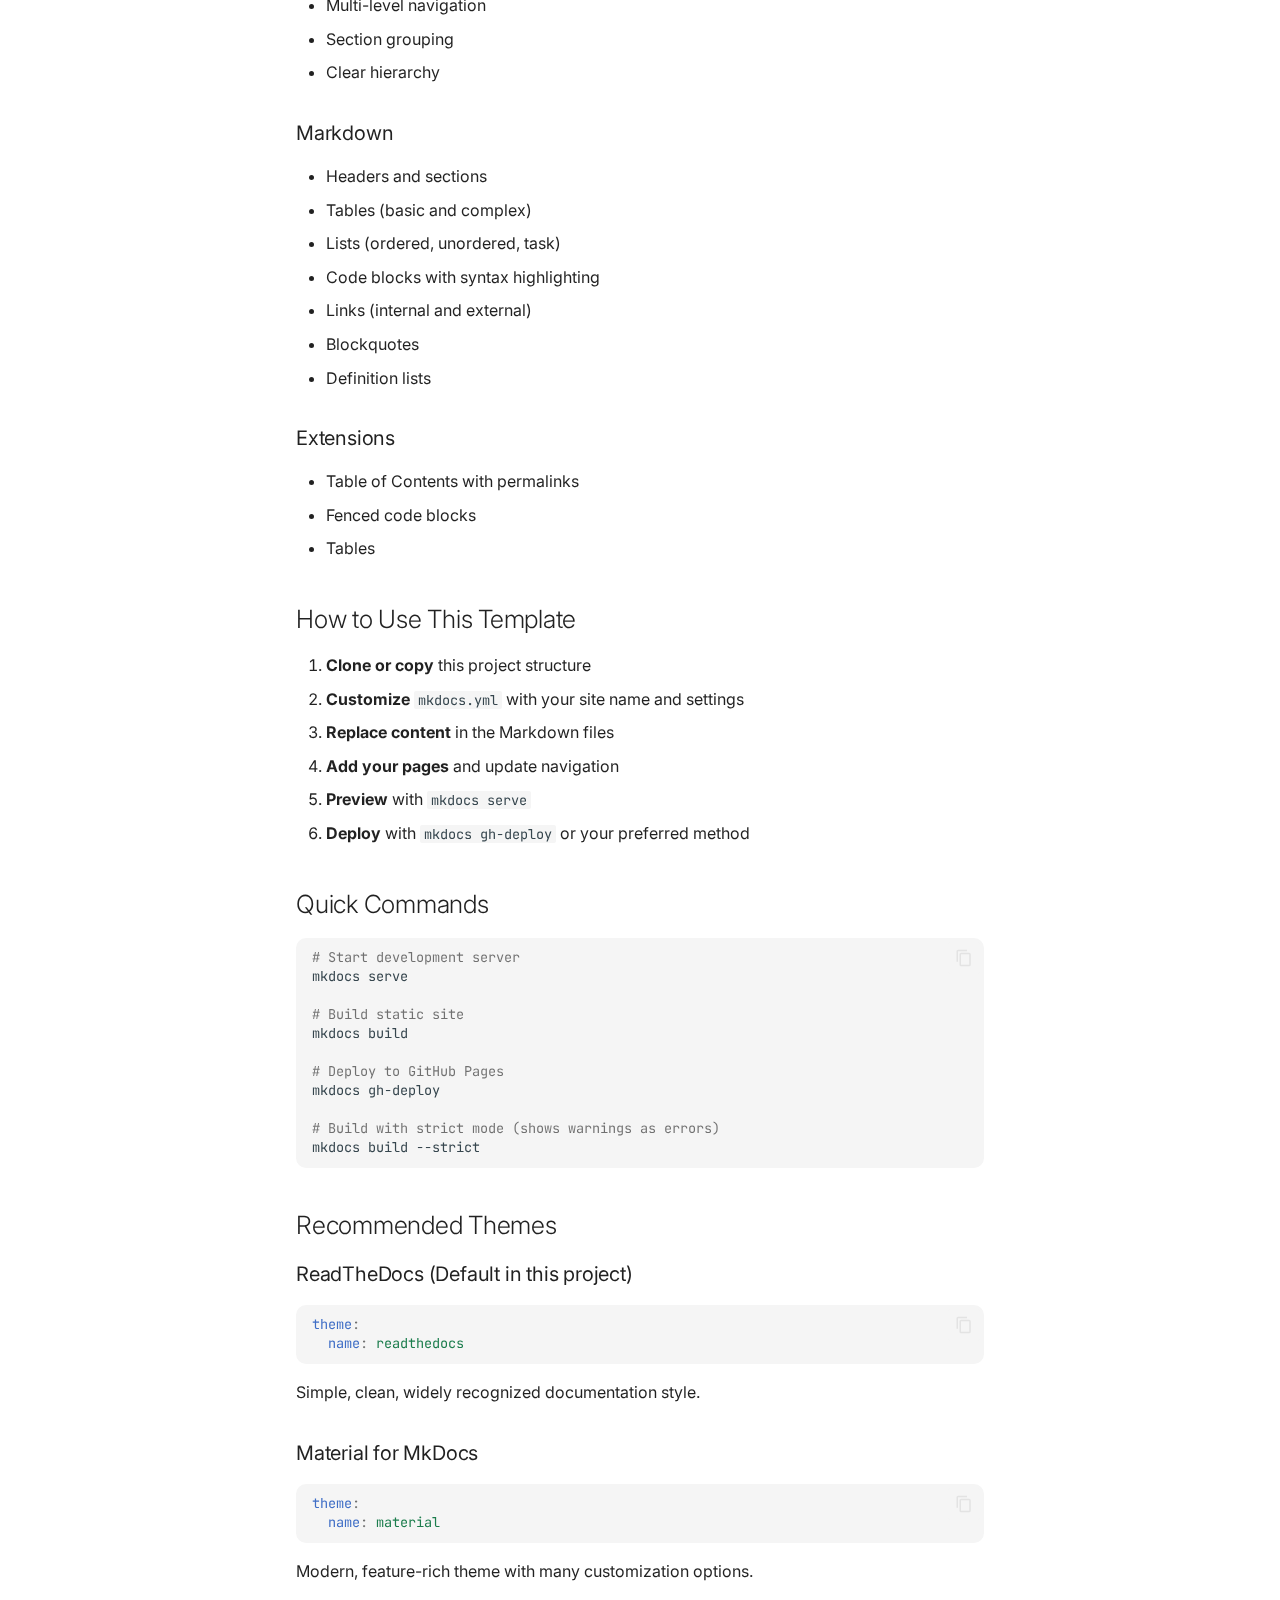
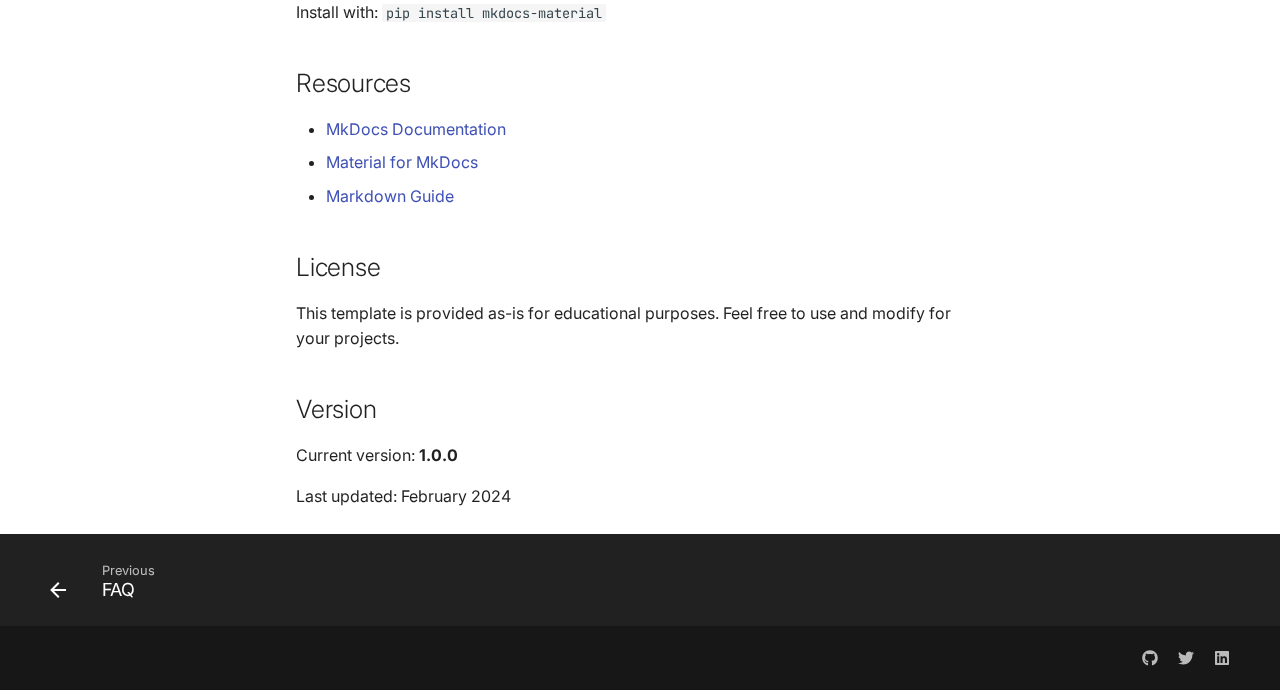
<file: site/about/index.html>
<!doctype html>
<html lang="en" class="no-js">
  <head>
    
      <meta charset="utf-8">
      <meta name="viewport" content="width=device-width,initial-scale=1">
      
        <meta name="description" content="A comprehensive documentation example">
      
      
        <meta name="author" content="Your Name">
      
      
      
        <link rel="prev" href="../faq/">
      
      
      
        
      
      
      <link rel="icon" href="../assets/images/favicon.png">
      <meta name="generator" content="mkdocs-1.6.1, mkdocs-material-9.7.1">
    
    
      
        <title>About - Knowledge Base</title>
      
    
    
      <link rel="stylesheet" href="../assets/stylesheets/main.484c7ddc.min.css">
      
        
        <link rel="stylesheet" href="../assets/stylesheets/palette.ab4e12ef.min.css">
      
      


    
    
      
    
    
      
        
        
        <link rel="preconnect" href="https://fonts.gstatic.com" crossorigin>
        <link rel="stylesheet" href="https://fonts.googleapis.com/css?family=Inter:300,300i,400,400i,700,700i%7CJetBrains+Mono:400,400i,700,700i&display=fallback">
        <style>:root{--md-text-font:"Inter";--md-code-font:"JetBrains Mono"}</style>
      
    
    
      <link rel="stylesheet" href="../stylesheets/extra.css">
    
    <script>__md_scope=new URL("..",location),__md_hash=e=>[...e].reduce(((e,_)=>(e<<5)-e+_.charCodeAt(0)),0),__md_get=(e,_=localStorage,t=__md_scope)=>JSON.parse(_.getItem(t.pathname+"."+e)),__md_set=(e,_,t=localStorage,a=__md_scope)=>{try{t.setItem(a.pathname+"."+e,JSON.stringify(_))}catch(e){}}</script>
    
      

    
    
  </head>
  
  
    
    
      
    
    
    
    
    <body dir="ltr" data-md-color-scheme="default" data-md-color-primary="indigo" data-md-color-accent="indigo">
  
    
    <input class="md-toggle" data-md-toggle="drawer" type="checkbox" id="__drawer" autocomplete="off">
    <input class="md-toggle" data-md-toggle="search" type="checkbox" id="__search" autocomplete="off">
    <label class="md-overlay" for="__drawer"></label>
    <div data-md-component="skip">
      
        
        <a href="#about-this-project" class="md-skip">
          Skip to content
        </a>
      
    </div>
    <div data-md-component="announce">
      
    </div>
    
      <div data-md-color-scheme="default" data-md-component="outdated" hidden>
        
      </div>
    
    
      

  

<header class="md-header md-header--shadow md-header--lifted" data-md-component="header">
  <nav class="md-header__inner md-grid" aria-label="Header">
    <a href=".." title="Knowledge Base" class="md-header__button md-logo" aria-label="Knowledge Base" data-md-component="logo">
      
  
  <svg xmlns="http://www.w3.org/2000/svg" viewBox="0 0 24 24"><path d="M12 8a3 3 0 0 0 3-3 3 3 0 0 0-3-3 3 3 0 0 0-3 3 3 3 0 0 0 3 3m0 3.54C9.64 9.35 6.5 8 3 8v11c3.5 0 6.64 1.35 9 3.54 2.36-2.19 5.5-3.54 9-3.54V8c-3.5 0-6.64 1.35-9 3.54"/></svg>

    </a>
    <label class="md-header__button md-icon" for="__drawer">
      
      <svg xmlns="http://www.w3.org/2000/svg" viewBox="0 0 24 24"><path d="M3 6h18v2H3zm0 5h18v2H3zm0 5h18v2H3z"/></svg>
    </label>
    <div class="md-header__title" data-md-component="header-title">
      <div class="md-header__ellipsis">
        <div class="md-header__topic">
          <span class="md-ellipsis">
            Knowledge Base
          </span>
        </div>
        <div class="md-header__topic" data-md-component="header-topic">
          <span class="md-ellipsis">
            
              About
            
          </span>
        </div>
      </div>
    </div>
    
      
        <form class="md-header__option" data-md-component="palette">
  
    
    
    
    <input class="md-option" data-md-color-media="" data-md-color-scheme="default" data-md-color-primary="indigo" data-md-color-accent="indigo"  aria-label="Switch to dark mode"  type="radio" name="__palette" id="__palette_0">
    
      <label class="md-header__button md-icon" title="Switch to dark mode" for="__palette_1" hidden>
        <svg xmlns="http://www.w3.org/2000/svg" viewBox="0 0 24 24"><path d="M12 8a4 4 0 0 0-4 4 4 4 0 0 0 4 4 4 4 0 0 0 4-4 4 4 0 0 0-4-4m0 10a6 6 0 0 1-6-6 6 6 0 0 1 6-6 6 6 0 0 1 6 6 6 6 0 0 1-6 6m8-9.31V4h-4.69L12 .69 8.69 4H4v4.69L.69 12 4 15.31V20h4.69L12 23.31 15.31 20H20v-4.69L23.31 12z"/></svg>
      </label>
    
  
    
    
    
    <input class="md-option" data-md-color-media="" data-md-color-scheme="slate" data-md-color-primary="indigo" data-md-color-accent="indigo"  aria-label="Switch to light mode"  type="radio" name="__palette" id="__palette_1">
    
      <label class="md-header__button md-icon" title="Switch to light mode" for="__palette_0" hidden>
        <svg xmlns="http://www.w3.org/2000/svg" viewBox="0 0 24 24"><path d="M12 18c-.89 0-1.74-.2-2.5-.55C11.56 16.5 13 14.42 13 12s-1.44-4.5-3.5-5.45C10.26 6.2 11.11 6 12 6a6 6 0 0 1 6 6 6 6 0 0 1-6 6m8-9.31V4h-4.69L12 .69 8.69 4H4v4.69L.69 12 4 15.31V20h4.69L12 23.31 15.31 20H20v-4.69L23.31 12z"/></svg>
      </label>
    
  
</form>
      
    
    
      <script>var palette=__md_get("__palette");if(palette&&palette.color){if("(prefers-color-scheme)"===palette.color.media){var media=matchMedia("(prefers-color-scheme: light)"),input=document.querySelector(media.matches?"[data-md-color-media='(prefers-color-scheme: light)']":"[data-md-color-media='(prefers-color-scheme: dark)']");palette.color.media=input.getAttribute("data-md-color-media"),palette.color.scheme=input.getAttribute("data-md-color-scheme"),palette.color.primary=input.getAttribute("data-md-color-primary"),palette.color.accent=input.getAttribute("data-md-color-accent")}for(var[key,value]of Object.entries(palette.color))document.body.setAttribute("data-md-color-"+key,value)}</script>
    
    
    
      
      
        <label class="md-header__button md-icon" for="__search">
          
          <svg xmlns="http://www.w3.org/2000/svg" viewBox="0 0 24 24"><path d="M9.5 3A6.5 6.5 0 0 1 16 9.5c0 1.61-.59 3.09-1.56 4.23l.27.27h.79l5 5-1.5 1.5-5-5v-.79l-.27-.27A6.52 6.52 0 0 1 9.5 16 6.5 6.5 0 0 1 3 9.5 6.5 6.5 0 0 1 9.5 3m0 2C7 5 5 7 5 9.5S7 14 9.5 14 14 12 14 9.5 12 5 9.5 5"/></svg>
        </label>
        <div class="md-search" data-md-component="search" role="dialog">
  <label class="md-search__overlay" for="__search"></label>
  <div class="md-search__inner" role="search">
    <form class="md-search__form" name="search">
      <input type="text" class="md-search__input" name="query" aria-label="Search" placeholder="Search" autocapitalize="off" autocorrect="off" autocomplete="off" spellcheck="false" data-md-component="search-query" required>
      <label class="md-search__icon md-icon" for="__search">
        
        <svg xmlns="http://www.w3.org/2000/svg" viewBox="0 0 24 24"><path d="M9.5 3A6.5 6.5 0 0 1 16 9.5c0 1.61-.59 3.09-1.56 4.23l.27.27h.79l5 5-1.5 1.5-5-5v-.79l-.27-.27A6.52 6.52 0 0 1 9.5 16 6.5 6.5 0 0 1 3 9.5 6.5 6.5 0 0 1 9.5 3m0 2C7 5 5 7 5 9.5S7 14 9.5 14 14 12 14 9.5 12 5 9.5 5"/></svg>
        
        <svg xmlns="http://www.w3.org/2000/svg" viewBox="0 0 24 24"><path d="M20 11v2H8l5.5 5.5-1.42 1.42L4.16 12l7.92-7.92L13.5 5.5 8 11z"/></svg>
      </label>
      <nav class="md-search__options" aria-label="Search">
        
          <a href="javascript:void(0)" class="md-search__icon md-icon" title="Share" aria-label="Share" data-clipboard data-clipboard-text="" data-md-component="search-share" tabindex="-1">
            
            <svg xmlns="http://www.w3.org/2000/svg" viewBox="0 0 24 24"><path d="M18 16.08c-.76 0-1.44.3-1.96.77L8.91 12.7c.05-.23.09-.46.09-.7s-.04-.47-.09-.7l7.05-4.11c.54.5 1.25.81 2.04.81a3 3 0 0 0 3-3 3 3 0 0 0-3-3 3 3 0 0 0-3 3c0 .24.04.47.09.7L8.04 9.81C7.5 9.31 6.79 9 6 9a3 3 0 0 0-3 3 3 3 0 0 0 3 3c.79 0 1.5-.31 2.04-.81l7.12 4.15c-.05.21-.08.43-.08.66 0 1.61 1.31 2.91 2.92 2.91s2.92-1.3 2.92-2.91A2.92 2.92 0 0 0 18 16.08"/></svg>
          </a>
        
        <button type="reset" class="md-search__icon md-icon" title="Clear" aria-label="Clear" tabindex="-1">
          
          <svg xmlns="http://www.w3.org/2000/svg" viewBox="0 0 24 24"><path d="M19 6.41 17.59 5 12 10.59 6.41 5 5 6.41 10.59 12 5 17.59 6.41 19 12 13.41 17.59 19 19 17.59 13.41 12z"/></svg>
        </button>
      </nav>
      
        <div class="md-search__suggest" data-md-component="search-suggest"></div>
      
    </form>
    <div class="md-search__output">
      <div class="md-search__scrollwrap" tabindex="0" data-md-scrollfix>
        <div class="md-search-result" data-md-component="search-result">
          <div class="md-search-result__meta">
            Initializing search
          </div>
          <ol class="md-search-result__list" role="presentation"></ol>
        </div>
      </div>
    </div>
  </div>
</div>
      
    
    
  </nav>
  
    
      
<nav class="md-tabs" aria-label="Tabs" data-md-component="tabs">
  <div class="md-grid">
    <ul class="md-tabs__list">
      
        
  
  
  
  
    <li class="md-tabs__item">
      <a href=".." class="md-tabs__link">
        
  
  
    
  
  Home

      </a>
    </li>
  

      
        
  
  
  
  
    
    
      <li class="md-tabs__item">
        <a href="../getting-started/installation/" class="md-tabs__link">
          
  
  
  Getting Started

        </a>
      </li>
    
  

      
        
  
  
  
  
    
    
      <li class="md-tabs__item">
        <a href="../user-guide/markdown-basics/" class="md-tabs__link">
          
  
  
  User Guide

        </a>
      </li>
    
  

      
        
  
  
  
  
    
    
      <li class="md-tabs__item">
        <a href="../api/overview/" class="md-tabs__link">
          
  
  
  API Reference

        </a>
      </li>
    
  

      
        
  
  
  
  
    
    
      <li class="md-tabs__item">
        <a href="../examples/tables-lists/" class="md-tabs__link">
          
  
  
  Examples

        </a>
      </li>
    
  

      
        
  
  
  
  
    <li class="md-tabs__item">
      <a href="../faq/" class="md-tabs__link">
        
  
  
    
  
  FAQ

      </a>
    </li>
  

      
        
  
  
  
    
  
  
    <li class="md-tabs__item md-tabs__item--active">
      <a href="./" class="md-tabs__link">
        
  
  
    
  
  About

      </a>
    </li>
  

      
    </ul>
  </div>
</nav>
    
  
</header>
    
    <div class="md-container" data-md-component="container">
      
      
        
      
      <main class="md-main" data-md-component="main">
        <div class="md-main__inner md-grid">
          
            
              
              <div class="md-sidebar md-sidebar--primary" data-md-component="sidebar" data-md-type="navigation" >
                <div class="md-sidebar__scrollwrap">
                  <div class="md-sidebar__inner">
                    


  


<nav class="md-nav md-nav--primary md-nav--lifted" aria-label="Navigation" data-md-level="0">
  <label class="md-nav__title" for="__drawer">
    <a href=".." title="Knowledge Base" class="md-nav__button md-logo" aria-label="Knowledge Base" data-md-component="logo">
      
  
  <svg xmlns="http://www.w3.org/2000/svg" viewBox="0 0 24 24"><path d="M12 8a3 3 0 0 0 3-3 3 3 0 0 0-3-3 3 3 0 0 0-3 3 3 3 0 0 0 3 3m0 3.54C9.64 9.35 6.5 8 3 8v11c3.5 0 6.64 1.35 9 3.54 2.36-2.19 5.5-3.54 9-3.54V8c-3.5 0-6.64 1.35-9 3.54"/></svg>

    </a>
    Knowledge Base
  </label>
  
  <ul class="md-nav__list" data-md-scrollfix>
    
      
      
  
  
  
  
    <li class="md-nav__item">
      <a href=".." class="md-nav__link">
        
  
  
  <span class="md-ellipsis">
    
  
    Home
  

    
  </span>
  
  

      </a>
    </li>
  

    
      
      
  
  
  
  
    
    
    
    
      
      
        
      
    
    
    <li class="md-nav__item md-nav__item--nested">
      
        
        
          
        
        <input class="md-nav__toggle md-toggle md-toggle--indeterminate" type="checkbox" id="__nav_2" >
        
          
          <label class="md-nav__link" for="__nav_2" id="__nav_2_label" tabindex="0">
            
  
  
  <span class="md-ellipsis">
    
  
    Getting Started
  

    
  </span>
  
  

            <span class="md-nav__icon md-icon"></span>
          </label>
        
        <nav class="md-nav" data-md-level="1" aria-labelledby="__nav_2_label" aria-expanded="false">
          <label class="md-nav__title" for="__nav_2">
            <span class="md-nav__icon md-icon"></span>
            
  
    Getting Started
  

          </label>
          <ul class="md-nav__list" data-md-scrollfix>
            
              
                
  
  
  
  
    <li class="md-nav__item">
      <a href="../getting-started/installation/" class="md-nav__link">
        
  
  
  <span class="md-ellipsis">
    
  
    Installation
  

    
  </span>
  
  

      </a>
    </li>
  

              
            
              
                
  
  
  
  
    <li class="md-nav__item">
      <a href="../getting-started/quickstart/" class="md-nav__link">
        
  
  
  <span class="md-ellipsis">
    
  
    Quick Start
  

    
  </span>
  
  

      </a>
    </li>
  

              
            
              
                
  
  
  
  
    <li class="md-nav__item">
      <a href="../getting-started/configuration/" class="md-nav__link">
        
  
  
  <span class="md-ellipsis">
    
  
    Configuration
  

    
  </span>
  
  

      </a>
    </li>
  

              
            
          </ul>
        </nav>
      
    </li>
  

    
      
      
  
  
  
  
    
    
    
    
      
      
        
      
    
    
    <li class="md-nav__item md-nav__item--nested">
      
        
        
          
        
        <input class="md-nav__toggle md-toggle md-toggle--indeterminate" type="checkbox" id="__nav_3" >
        
          
          <label class="md-nav__link" for="__nav_3" id="__nav_3_label" tabindex="0">
            
  
  
  <span class="md-ellipsis">
    
  
    User Guide
  

    
  </span>
  
  

            <span class="md-nav__icon md-icon"></span>
          </label>
        
        <nav class="md-nav" data-md-level="1" aria-labelledby="__nav_3_label" aria-expanded="false">
          <label class="md-nav__title" for="__nav_3">
            <span class="md-nav__icon md-icon"></span>
            
  
    User Guide
  

          </label>
          <ul class="md-nav__list" data-md-scrollfix>
            
              
                
  
  
  
  
    <li class="md-nav__item">
      <a href="../user-guide/markdown-basics/" class="md-nav__link">
        
  
  
  <span class="md-ellipsis">
    
  
    Markdown Basics
  

    
  </span>
  
  

      </a>
    </li>
  

              
            
              
                
  
  
  
  
    <li class="md-nav__item">
      <a href="../user-guide/advanced-formatting/" class="md-nav__link">
        
  
  
  <span class="md-ellipsis">
    
  
    Advanced Formatting
  

    
  </span>
  
  

      </a>
    </li>
  

              
            
              
                
  
  
  
  
    <li class="md-nav__item">
      <a href="../user-guide/code-examples/" class="md-nav__link">
        
  
  
  <span class="md-ellipsis">
    
  
    Code Examples
  

    
  </span>
  
  

      </a>
    </li>
  

              
            
          </ul>
        </nav>
      
    </li>
  

    
      
      
  
  
  
  
    
    
    
    
      
      
        
      
    
    
    <li class="md-nav__item md-nav__item--nested">
      
        
        
          
        
        <input class="md-nav__toggle md-toggle md-toggle--indeterminate" type="checkbox" id="__nav_4" >
        
          
          <label class="md-nav__link" for="__nav_4" id="__nav_4_label" tabindex="0">
            
  
  
  <span class="md-ellipsis">
    
  
    API Reference
  

    
  </span>
  
  

            <span class="md-nav__icon md-icon"></span>
          </label>
        
        <nav class="md-nav" data-md-level="1" aria-labelledby="__nav_4_label" aria-expanded="false">
          <label class="md-nav__title" for="__nav_4">
            <span class="md-nav__icon md-icon"></span>
            
  
    API Reference
  

          </label>
          <ul class="md-nav__list" data-md-scrollfix>
            
              
                
  
  
  
  
    <li class="md-nav__item">
      <a href="../api/overview/" class="md-nav__link">
        
  
  
  <span class="md-ellipsis">
    
  
    Overview
  

    
  </span>
  
  

      </a>
    </li>
  

              
            
              
                
  
  
  
  
    <li class="md-nav__item">
      <a href="../api/endpoints/" class="md-nav__link">
        
  
  
  <span class="md-ellipsis">
    
  
    Endpoints
  

    
  </span>
  
  

      </a>
    </li>
  

              
            
          </ul>
        </nav>
      
    </li>
  

    
      
      
  
  
  
  
    
    
    
    
      
      
        
      
    
    
    <li class="md-nav__item md-nav__item--nested">
      
        
        
          
        
        <input class="md-nav__toggle md-toggle md-toggle--indeterminate" type="checkbox" id="__nav_5" >
        
          
          <label class="md-nav__link" for="__nav_5" id="__nav_5_label" tabindex="0">
            
  
  
  <span class="md-ellipsis">
    
  
    Examples
  

    
  </span>
  
  

            <span class="md-nav__icon md-icon"></span>
          </label>
        
        <nav class="md-nav" data-md-level="1" aria-labelledby="__nav_5_label" aria-expanded="false">
          <label class="md-nav__title" for="__nav_5">
            <span class="md-nav__icon md-icon"></span>
            
  
    Examples
  

          </label>
          <ul class="md-nav__list" data-md-scrollfix>
            
              
                
  
  
  
  
    <li class="md-nav__item">
      <a href="../examples/tables-lists/" class="md-nav__link">
        
  
  
  <span class="md-ellipsis">
    
  
    Tables & Lists
  

    
  </span>
  
  

      </a>
    </li>
  

              
            
              
                
  
  
  
  
    <li class="md-nav__item">
      <a href="../examples/images-media/" class="md-nav__link">
        
  
  
  <span class="md-ellipsis">
    
  
    Images & Media
  

    
  </span>
  
  

      </a>
    </li>
  

              
            
          </ul>
        </nav>
      
    </li>
  

    
      
      
  
  
  
  
    <li class="md-nav__item">
      <a href="../faq/" class="md-nav__link">
        
  
  
  <span class="md-ellipsis">
    
  
    FAQ
  

    
  </span>
  
  

      </a>
    </li>
  

    
      
      
  
  
    
  
  
  
    <li class="md-nav__item md-nav__item--active">
      
      <input class="md-nav__toggle md-toggle" type="checkbox" id="__toc">
      
      
        
      
      
        <label class="md-nav__link md-nav__link--active" for="__toc">
          
  
  
  <span class="md-ellipsis">
    
  
    About
  

    
  </span>
  
  

          <span class="md-nav__icon md-icon"></span>
        </label>
      
      <a href="./" class="md-nav__link md-nav__link--active">
        
  
  
  <span class="md-ellipsis">
    
  
    About
  

    
  </span>
  
  

      </a>
      
        

<nav class="md-nav md-nav--secondary" aria-label="Table of contents">
  
  
  
    
  
  
    <label class="md-nav__title" for="__toc">
      <span class="md-nav__icon md-icon"></span>
      Table of contents
    </label>
    <ul class="md-nav__list" data-md-component="toc" data-md-scrollfix>
      
        <li class="md-nav__item">
  <a href="#purpose" class="md-nav__link">
    <span class="md-ellipsis">
      
        Purpose
      
    </span>
  </a>
  
</li>
      
        <li class="md-nav__item">
  <a href="#project-structure" class="md-nav__link">
    <span class="md-ellipsis">
      
        Project Structure
      
    </span>
  </a>
  
</li>
      
        <li class="md-nav__item">
  <a href="#page-types-demonstrated" class="md-nav__link">
    <span class="md-ellipsis">
      
        Page Types Demonstrated
      
    </span>
  </a>
  
</li>
      
        <li class="md-nav__item">
  <a href="#features-used" class="md-nav__link">
    <span class="md-ellipsis">
      
        Features Used
      
    </span>
  </a>
  
    <nav class="md-nav" aria-label="Features Used">
      <ul class="md-nav__list">
        
          <li class="md-nav__item">
  <a href="#navigation" class="md-nav__link">
    <span class="md-ellipsis">
      
        Navigation
      
    </span>
  </a>
  
</li>
        
          <li class="md-nav__item">
  <a href="#markdown" class="md-nav__link">
    <span class="md-ellipsis">
      
        Markdown
      
    </span>
  </a>
  
</li>
        
          <li class="md-nav__item">
  <a href="#extensions" class="md-nav__link">
    <span class="md-ellipsis">
      
        Extensions
      
    </span>
  </a>
  
</li>
        
      </ul>
    </nav>
  
</li>
      
        <li class="md-nav__item">
  <a href="#how-to-use-this-template" class="md-nav__link">
    <span class="md-ellipsis">
      
        How to Use This Template
      
    </span>
  </a>
  
</li>
      
        <li class="md-nav__item">
  <a href="#quick-commands" class="md-nav__link">
    <span class="md-ellipsis">
      
        Quick Commands
      
    </span>
  </a>
  
</li>
      
        <li class="md-nav__item">
  <a href="#recommended-themes" class="md-nav__link">
    <span class="md-ellipsis">
      
        Recommended Themes
      
    </span>
  </a>
  
    <nav class="md-nav" aria-label="Recommended Themes">
      <ul class="md-nav__list">
        
          <li class="md-nav__item">
  <a href="#readthedocs-default-in-this-project" class="md-nav__link">
    <span class="md-ellipsis">
      
        ReadTheDocs (Default in this project)
      
    </span>
  </a>
  
</li>
        
          <li class="md-nav__item">
  <a href="#material-for-mkdocs" class="md-nav__link">
    <span class="md-ellipsis">
      
        Material for MkDocs
      
    </span>
  </a>
  
</li>
        
      </ul>
    </nav>
  
</li>
      
        <li class="md-nav__item">
  <a href="#resources" class="md-nav__link">
    <span class="md-ellipsis">
      
        Resources
      
    </span>
  </a>
  
</li>
      
        <li class="md-nav__item">
  <a href="#license" class="md-nav__link">
    <span class="md-ellipsis">
      
        License
      
    </span>
  </a>
  
</li>
      
        <li class="md-nav__item">
  <a href="#version" class="md-nav__link">
    <span class="md-ellipsis">
      
        Version
      
    </span>
  </a>
  
</li>
      
    </ul>
  
</nav>
      
    </li>
  

    
  </ul>
</nav>
                  </div>
                </div>
              </div>
            
            
              
              <div class="md-sidebar md-sidebar--secondary" data-md-component="sidebar" data-md-type="toc" >
                <div class="md-sidebar__scrollwrap">
                  <div class="md-sidebar__inner">
                    

<nav class="md-nav md-nav--secondary" aria-label="Table of contents">
  
  
  
    
  
  
    <label class="md-nav__title" for="__toc">
      <span class="md-nav__icon md-icon"></span>
      Table of contents
    </label>
    <ul class="md-nav__list" data-md-component="toc" data-md-scrollfix>
      
        <li class="md-nav__item">
  <a href="#purpose" class="md-nav__link">
    <span class="md-ellipsis">
      
        Purpose
      
    </span>
  </a>
  
</li>
      
        <li class="md-nav__item">
  <a href="#project-structure" class="md-nav__link">
    <span class="md-ellipsis">
      
        Project Structure
      
    </span>
  </a>
  
</li>
      
        <li class="md-nav__item">
  <a href="#page-types-demonstrated" class="md-nav__link">
    <span class="md-ellipsis">
      
        Page Types Demonstrated
      
    </span>
  </a>
  
</li>
      
        <li class="md-nav__item">
  <a href="#features-used" class="md-nav__link">
    <span class="md-ellipsis">
      
        Features Used
      
    </span>
  </a>
  
    <nav class="md-nav" aria-label="Features Used">
      <ul class="md-nav__list">
        
          <li class="md-nav__item">
  <a href="#navigation" class="md-nav__link">
    <span class="md-ellipsis">
      
        Navigation
      
    </span>
  </a>
  
</li>
        
          <li class="md-nav__item">
  <a href="#markdown" class="md-nav__link">
    <span class="md-ellipsis">
      
        Markdown
      
    </span>
  </a>
  
</li>
        
          <li class="md-nav__item">
  <a href="#extensions" class="md-nav__link">
    <span class="md-ellipsis">
      
        Extensions
      
    </span>
  </a>
  
</li>
        
      </ul>
    </nav>
  
</li>
      
        <li class="md-nav__item">
  <a href="#how-to-use-this-template" class="md-nav__link">
    <span class="md-ellipsis">
      
        How to Use This Template
      
    </span>
  </a>
  
</li>
      
        <li class="md-nav__item">
  <a href="#quick-commands" class="md-nav__link">
    <span class="md-ellipsis">
      
        Quick Commands
      
    </span>
  </a>
  
</li>
      
        <li class="md-nav__item">
  <a href="#recommended-themes" class="md-nav__link">
    <span class="md-ellipsis">
      
        Recommended Themes
      
    </span>
  </a>
  
    <nav class="md-nav" aria-label="Recommended Themes">
      <ul class="md-nav__list">
        
          <li class="md-nav__item">
  <a href="#readthedocs-default-in-this-project" class="md-nav__link">
    <span class="md-ellipsis">
      
        ReadTheDocs (Default in this project)
      
    </span>
  </a>
  
</li>
        
          <li class="md-nav__item">
  <a href="#material-for-mkdocs" class="md-nav__link">
    <span class="md-ellipsis">
      
        Material for MkDocs
      
    </span>
  </a>
  
</li>
        
      </ul>
    </nav>
  
</li>
      
        <li class="md-nav__item">
  <a href="#resources" class="md-nav__link">
    <span class="md-ellipsis">
      
        Resources
      
    </span>
  </a>
  
</li>
      
        <li class="md-nav__item">
  <a href="#license" class="md-nav__link">
    <span class="md-ellipsis">
      
        License
      
    </span>
  </a>
  
</li>
      
        <li class="md-nav__item">
  <a href="#version" class="md-nav__link">
    <span class="md-ellipsis">
      
        Version
      
    </span>
  </a>
  
</li>
      
    </ul>
  
</nav>
                  </div>
                </div>
              </div>
            
          
          
            <div class="md-content" data-md-component="content">
              
                



  


              
              <article class="md-content__inner md-typeset">
                
                  



<h1 id="about-this-project">About This Project<a class="headerlink" href="#about-this-project" title="Permanent link">&para;</a></h1>
<p>This documentation demonstrates various MkDocs features and serves as a template for your projects.</p>
<h2 id="purpose">Purpose<a class="headerlink" href="#purpose" title="Permanent link">&para;</a></h2>
<p>This Knowledge Base showcases:</p>
<ul>
<li>Different documentation page types</li>
<li>Markdown formatting options</li>
<li>Navigation structure patterns</li>
<li>Best practices for technical documentation</li>
</ul>
<h2 id="project-structure">Project Structure<a class="headerlink" href="#project-structure" title="Permanent link">&para;</a></h2>
<div class="language-text highlight"><pre><span></span><code><span id="__span-0-1"><a id="__codelineno-0-1" name="__codelineno-0-1" href="#__codelineno-0-1"></a>knowledge-base/
</span><span id="__span-0-2"><a id="__codelineno-0-2" name="__codelineno-0-2" href="#__codelineno-0-2"></a>├── mkdocs.yml              # Main configuration
</span><span id="__span-0-3"><a id="__codelineno-0-3" name="__codelineno-0-3" href="#__codelineno-0-3"></a>└── docs/
</span><span id="__span-0-4"><a id="__codelineno-0-4" name="__codelineno-0-4" href="#__codelineno-0-4"></a>    ├── index.md            # Homepage
</span><span id="__span-0-5"><a id="__codelineno-0-5" name="__codelineno-0-5" href="#__codelineno-0-5"></a>    ├── about.md            # This page
</span><span id="__span-0-6"><a id="__codelineno-0-6" name="__codelineno-0-6" href="#__codelineno-0-6"></a>    ├── faq.md              # FAQ page
</span><span id="__span-0-7"><a id="__codelineno-0-7" name="__codelineno-0-7" href="#__codelineno-0-7"></a>    ├── getting-started/    # Getting started section
</span><span id="__span-0-8"><a id="__codelineno-0-8" name="__codelineno-0-8" href="#__codelineno-0-8"></a>    │   ├── installation.md
</span><span id="__span-0-9"><a id="__codelineno-0-9" name="__codelineno-0-9" href="#__codelineno-0-9"></a>    │   ├── quickstart.md
</span><span id="__span-0-10"><a id="__codelineno-0-10" name="__codelineno-0-10" href="#__codelineno-0-10"></a>    │   └── configuration.md
</span><span id="__span-0-11"><a id="__codelineno-0-11" name="__codelineno-0-11" href="#__codelineno-0-11"></a>    ├── user-guide/         # User guide section
</span><span id="__span-0-12"><a id="__codelineno-0-12" name="__codelineno-0-12" href="#__codelineno-0-12"></a>    │   ├── markdown-basics.md
</span><span id="__span-0-13"><a id="__codelineno-0-13" name="__codelineno-0-13" href="#__codelineno-0-13"></a>    │   ├── advanced-formatting.md
</span><span id="__span-0-14"><a id="__codelineno-0-14" name="__codelineno-0-14" href="#__codelineno-0-14"></a>    │   └── code-examples.md
</span><span id="__span-0-15"><a id="__codelineno-0-15" name="__codelineno-0-15" href="#__codelineno-0-15"></a>    ├── api/                # API documentation
</span><span id="__span-0-16"><a id="__codelineno-0-16" name="__codelineno-0-16" href="#__codelineno-0-16"></a>    │   ├── overview.md
</span><span id="__span-0-17"><a id="__codelineno-0-17" name="__codelineno-0-17" href="#__codelineno-0-17"></a>    │   └── endpoints.md
</span><span id="__span-0-18"><a id="__codelineno-0-18" name="__codelineno-0-18" href="#__codelineno-0-18"></a>    └── examples/           # Example pages
</span><span id="__span-0-19"><a id="__codelineno-0-19" name="__codelineno-0-19" href="#__codelineno-0-19"></a>        ├── tables-lists.md
</span><span id="__span-0-20"><a id="__codelineno-0-20" name="__codelineno-0-20" href="#__codelineno-0-20"></a>        └── images-media.md
</span></code></pre></div>
<h2 id="page-types-demonstrated">Page Types Demonstrated<a class="headerlink" href="#page-types-demonstrated" title="Permanent link">&para;</a></h2>
<table>
<thead>
<tr>
<th>Page Type</th>
<th>Example</th>
<th>Use Case</th>
</tr>
</thead>
<tbody>
<tr>
<td>Landing Page</td>
<td><code>index.md</code></td>
<td>Project overview, quick links</td>
</tr>
<tr>
<td>Tutorial</td>
<td><code>quickstart.md</code></td>
<td>Step-by-step guides</td>
</tr>
<tr>
<td>Reference</td>
<td><code>configuration.md</code></td>
<td>Configuration options</td>
</tr>
<tr>
<td>API Docs</td>
<td><code>endpoints.md</code></td>
<td>API reference documentation</td>
</tr>
<tr>
<td>FAQ</td>
<td><code>faq.md</code></td>
<td>Common questions</td>
</tr>
<tr>
<td>Examples</td>
<td><code>code-examples.md</code></td>
<td>Code samples, recipes</td>
</tr>
</tbody>
</table>
<h2 id="features-used">Features Used<a class="headerlink" href="#features-used" title="Permanent link">&para;</a></h2>
<h3 id="navigation">Navigation<a class="headerlink" href="#navigation" title="Permanent link">&para;</a></h3>
<ul>
<li>Multi-level navigation</li>
<li>Section grouping</li>
<li>Clear hierarchy</li>
</ul>
<h3 id="markdown">Markdown<a class="headerlink" href="#markdown" title="Permanent link">&para;</a></h3>
<ul>
<li>Headers and sections</li>
<li>Tables (basic and complex)</li>
<li>Lists (ordered, unordered, task)</li>
<li>Code blocks with syntax highlighting</li>
<li>Links (internal and external)</li>
<li>Blockquotes</li>
<li>Definition lists</li>
</ul>
<h3 id="extensions">Extensions<a class="headerlink" href="#extensions" title="Permanent link">&para;</a></h3>
<ul>
<li>Table of Contents with permalinks</li>
<li>Fenced code blocks</li>
<li>Tables</li>
</ul>
<h2 id="how-to-use-this-template">How to Use This Template<a class="headerlink" href="#how-to-use-this-template" title="Permanent link">&para;</a></h2>
<ol>
<li><strong>Clone or copy</strong> this project structure</li>
<li><strong>Customize</strong> <code>mkdocs.yml</code> with your site name and settings</li>
<li><strong>Replace content</strong> in the Markdown files</li>
<li><strong>Add your pages</strong> and update navigation</li>
<li><strong>Preview</strong> with <code>mkdocs serve</code></li>
<li><strong>Deploy</strong> with <code>mkdocs gh-deploy</code> or your preferred method</li>
</ol>
<h2 id="quick-commands">Quick Commands<a class="headerlink" href="#quick-commands" title="Permanent link">&para;</a></h2>
<div class="language-bash highlight"><pre><span></span><code><span id="__span-1-1"><a id="__codelineno-1-1" name="__codelineno-1-1" href="#__codelineno-1-1"></a><span class="c1"># Start development server</span>
</span><span id="__span-1-2"><a id="__codelineno-1-2" name="__codelineno-1-2" href="#__codelineno-1-2"></a>mkdocs<span class="w"> </span>serve
</span><span id="__span-1-3"><a id="__codelineno-1-3" name="__codelineno-1-3" href="#__codelineno-1-3"></a>
</span><span id="__span-1-4"><a id="__codelineno-1-4" name="__codelineno-1-4" href="#__codelineno-1-4"></a><span class="c1"># Build static site</span>
</span><span id="__span-1-5"><a id="__codelineno-1-5" name="__codelineno-1-5" href="#__codelineno-1-5"></a>mkdocs<span class="w"> </span>build
</span><span id="__span-1-6"><a id="__codelineno-1-6" name="__codelineno-1-6" href="#__codelineno-1-6"></a>
</span><span id="__span-1-7"><a id="__codelineno-1-7" name="__codelineno-1-7" href="#__codelineno-1-7"></a><span class="c1"># Deploy to GitHub Pages</span>
</span><span id="__span-1-8"><a id="__codelineno-1-8" name="__codelineno-1-8" href="#__codelineno-1-8"></a>mkdocs<span class="w"> </span>gh-deploy
</span><span id="__span-1-9"><a id="__codelineno-1-9" name="__codelineno-1-9" href="#__codelineno-1-9"></a>
</span><span id="__span-1-10"><a id="__codelineno-1-10" name="__codelineno-1-10" href="#__codelineno-1-10"></a><span class="c1"># Build with strict mode (shows warnings as errors)</span>
</span><span id="__span-1-11"><a id="__codelineno-1-11" name="__codelineno-1-11" href="#__codelineno-1-11"></a>mkdocs<span class="w"> </span>build<span class="w"> </span>--strict
</span></code></pre></div>
<h2 id="recommended-themes">Recommended Themes<a class="headerlink" href="#recommended-themes" title="Permanent link">&para;</a></h2>
<h3 id="readthedocs-default-in-this-project">ReadTheDocs (Default in this project)<a class="headerlink" href="#readthedocs-default-in-this-project" title="Permanent link">&para;</a></h3>
<div class="language-yaml highlight"><pre><span></span><code><span id="__span-2-1"><a id="__codelineno-2-1" name="__codelineno-2-1" href="#__codelineno-2-1"></a><span class="nt">theme</span><span class="p">:</span>
</span><span id="__span-2-2"><a id="__codelineno-2-2" name="__codelineno-2-2" href="#__codelineno-2-2"></a><span class="w">  </span><span class="nt">name</span><span class="p">:</span><span class="w"> </span><span class="l l-Scalar l-Scalar-Plain">readthedocs</span>
</span></code></pre></div>
<p>Simple, clean, widely recognized documentation style.</p>
<h3 id="material-for-mkdocs">Material for MkDocs<a class="headerlink" href="#material-for-mkdocs" title="Permanent link">&para;</a></h3>
<div class="language-yaml highlight"><pre><span></span><code><span id="__span-3-1"><a id="__codelineno-3-1" name="__codelineno-3-1" href="#__codelineno-3-1"></a><span class="nt">theme</span><span class="p">:</span>
</span><span id="__span-3-2"><a id="__codelineno-3-2" name="__codelineno-3-2" href="#__codelineno-3-2"></a><span class="w">  </span><span class="nt">name</span><span class="p">:</span><span class="w"> </span><span class="l l-Scalar l-Scalar-Plain">material</span>
</span></code></pre></div>
<p>Modern, feature-rich theme with many customization options.</p>
<p>Install with: <code>pip install mkdocs-material</code></p>
<h2 id="resources">Resources<a class="headerlink" href="#resources" title="Permanent link">&para;</a></h2>
<ul>
<li><a href="https://www.mkdocs.org">MkDocs Documentation</a></li>
<li><a href="https://squidfunk.github.io/mkdocs-material/">Material for MkDocs</a></li>
<li><a href="https://www.markdownguide.org">Markdown Guide</a></li>
</ul>
<h2 id="license">License<a class="headerlink" href="#license" title="Permanent link">&para;</a></h2>
<p>This template is provided as-is for educational purposes. Feel free to use and modify for your projects.</p>
<h2 id="version">Version<a class="headerlink" href="#version" title="Permanent link">&para;</a></h2>
<p>Current version: <strong>1.0.0</strong></p>
<p>Last updated: February 2024</p>












                
              </article>
            </div>
          
          
  <script>var tabs=__md_get("__tabs");if(Array.isArray(tabs))e:for(var set of document.querySelectorAll(".tabbed-set")){var labels=set.querySelector(".tabbed-labels");for(var tab of tabs)for(var label of labels.getElementsByTagName("label"))if(label.innerText.trim()===tab){var input=document.getElementById(label.htmlFor);input.checked=!0;continue e}}</script>

<script>var target=document.getElementById(location.hash.slice(1));target&&target.name&&(target.checked=target.name.startsWith("__tabbed_"))</script>
        </div>
        
          <button type="button" class="md-top md-icon" data-md-component="top" hidden>
  
  <svg xmlns="http://www.w3.org/2000/svg" viewBox="0 0 24 24"><path d="M13 20h-2V8l-5.5 5.5-1.42-1.42L12 4.16l7.92 7.92-1.42 1.42L13 8z"/></svg>
  Back to top
</button>
        
      </main>
      
        <footer class="md-footer">
  
    
      
      <nav class="md-footer__inner md-grid" aria-label="Footer" >
        
          
          <a href="../faq/" class="md-footer__link md-footer__link--prev" aria-label="Previous: FAQ">
            <div class="md-footer__button md-icon">
              
              <svg xmlns="http://www.w3.org/2000/svg" viewBox="0 0 24 24"><path d="M20 11v2H8l5.5 5.5-1.42 1.42L4.16 12l7.92-7.92L13.5 5.5 8 11z"/></svg>
            </div>
            <div class="md-footer__title">
              <span class="md-footer__direction">
                Previous
              </span>
              <div class="md-ellipsis">
                FAQ
              </div>
            </div>
          </a>
        
        
      </nav>
    
  
  <div class="md-footer-meta md-typeset">
    <div class="md-footer-meta__inner md-grid">
      <div class="md-copyright">
  
  
</div>
      
        
<div class="md-social">
  
    
    
    
    
      
      
    
    <a href="https://github.com/yourusername" target="_blank" rel="noopener" title="github.com" class="md-social__link">
      <svg xmlns="http://www.w3.org/2000/svg" viewBox="0 0 512 512"><!--! Font Awesome Free 7.1.0 by @fontawesome - https://fontawesome.com License - https://fontawesome.com/license/free (Icons: CC BY 4.0, Fonts: SIL OFL 1.1, Code: MIT License) Copyright 2025 Fonticons, Inc.--><path d="M173.9 397.4c0 2-2.3 3.6-5.2 3.6-3.3.3-5.6-1.3-5.6-3.6 0-2 2.3-3.6 5.2-3.6 3-.3 5.6 1.3 5.6 3.6m-31.1-4.5c-.7 2 1.3 4.3 4.3 4.9 2.6 1 5.6 0 6.2-2s-1.3-4.3-4.3-5.2c-2.6-.7-5.5.3-6.2 2.3m44.2-1.7c-2.9.7-4.9 2.6-4.6 4.9.3 2 2.9 3.3 5.9 2.6 2.9-.7 4.9-2.6 4.6-4.6-.3-1.9-3-3.2-5.9-2.9M252.8 8C114.1 8 8 113.3 8 252c0 110.9 69.8 205.8 169.5 239.2 12.8 2.3 17.3-5.6 17.3-12.1 0-6.2-.3-40.4-.3-61.4 0 0-70 15-84.7-29.8 0 0-11.4-29.1-27.8-36.6 0 0-22.9-15.7 1.6-15.4 0 0 24.9 2 38.6 25.8 21.9 38.6 58.6 27.5 72.9 20.9 2.3-16 8.8-27.1 16-33.7-55.9-6.2-112.3-14.3-112.3-110.5 0-27.5 7.6-41.3 23.6-58.9-2.6-6.5-11.1-33.3 2.6-67.9 20.9-6.5 69 27 69 27 20-5.6 41.5-8.5 62.8-8.5s42.8 2.9 62.8 8.5c0 0 48.1-33.6 69-27 13.7 34.7 5.2 61.4 2.6 67.9 16 17.7 25.8 31.5 25.8 58.9 0 96.5-58.9 104.2-114.8 110.5 9.2 7.9 17 22.9 17 46.4 0 33.7-.3 75.4-.3 83.6 0 6.5 4.6 14.4 17.3 12.1C436.2 457.8 504 362.9 504 252 504 113.3 391.5 8 252.8 8M105.2 352.9c-1.3 1-1 3.3.7 5.2 1.6 1.6 3.9 2.3 5.2 1 1.3-1 1-3.3-.7-5.2-1.6-1.6-3.9-2.3-5.2-1m-10.8-8.1c-.7 1.3.3 2.9 2.3 3.9 1.6 1 3.6.7 4.3-.7.7-1.3-.3-2.9-2.3-3.9-2-.6-3.6-.3-4.3.7m32.4 35.6c-1.6 1.3-1 4.3 1.3 6.2 2.3 2.3 5.2 2.6 6.5 1 1.3-1.3.7-4.3-1.3-6.2-2.2-2.3-5.2-2.6-6.5-1m-11.4-14.7c-1.6 1-1.6 3.6 0 5.9s4.3 3.3 5.6 2.3c1.6-1.3 1.6-3.9 0-6.2-1.4-2.3-4-3.3-5.6-2"/></svg>
    </a>
  
    
    
    
    
      
      
    
    <a href="https://twitter.com/yourusername" target="_blank" rel="noopener" title="twitter.com" class="md-social__link">
      <svg xmlns="http://www.w3.org/2000/svg" viewBox="0 0 512 512"><!--! Font Awesome Free 7.1.0 by @fontawesome - https://fontawesome.com License - https://fontawesome.com/license/free (Icons: CC BY 4.0, Fonts: SIL OFL 1.1, Code: MIT License) Copyright 2025 Fonticons, Inc.--><path d="M459.4 151.7c.3 4.5.3 9.1.3 13.6 0 138.7-105.6 298.6-298.6 298.6-59.5 0-114.7-17.2-161.1-47.1 8.4 1 16.6 1.3 25.3 1.3 49.1 0 94.2-16.6 130.3-44.8-46.1-1-84.8-31.2-98.1-72.8 6.5 1 13 1.6 19.8 1.6 9.4 0 18.8-1.3 27.6-3.6-48.1-9.7-84.1-52-84.1-103v-1.3c14 7.8 30.2 12.7 47.4 13.3-28.3-18.8-46.8-51-46.8-87.4 0-19.5 5.2-37.4 14.3-53C87.4 130.8 165 172.4 252.1 176.9c-1.6-7.8-2.6-15.9-2.6-24C249.5 95.1 296.3 48 354.4 48c30.2 0 57.5 12.7 76.7 33.1 23.7-4.5 46.5-13.3 66.6-25.3-7.8 24.4-24.4 44.8-46.1 57.8 21.1-2.3 41.6-8.1 60.4-16.2-14.3 20.8-32.2 39.3-52.6 54.3"/></svg>
    </a>
  
    
    
    
    
      
      
    
    <a href="https://linkedin.com/in/yourusername" target="_blank" rel="noopener" title="linkedin.com" class="md-social__link">
      <svg xmlns="http://www.w3.org/2000/svg" viewBox="0 0 448 512"><!--! Font Awesome Free 7.1.0 by @fontawesome - https://fontawesome.com License - https://fontawesome.com/license/free (Icons: CC BY 4.0, Fonts: SIL OFL 1.1, Code: MIT License) Copyright 2025 Fonticons, Inc.--><path d="M416 32H31.9C14.3 32 0 46.5 0 64.3v383.4C0 465.5 14.3 480 31.9 480H416c17.6 0 32-14.5 32-32.3V64.3c0-17.8-14.4-32.3-32-32.3M135.4 416H69V202.2h66.5V416zM102.2 96a38.5 38.5 0 1 1 0 77 38.5 38.5 0 1 1 0-77m282.1 320h-66.4V312c0-24.8-.5-56.7-34.5-56.7-34.6 0-39.9 27-39.9 54.9V416h-66.4V202.2h63.7v29.2h.9c8.9-16.8 30.6-34.5 62.9-34.5 67.2 0 79.7 44.3 79.7 101.9z"/></svg>
    </a>
  
</div>
      
    </div>
  </div>
</footer>
      
    </div>
    <div class="md-dialog" data-md-component="dialog">
      <div class="md-dialog__inner md-typeset"></div>
    </div>
    
      <div class="md-progress" data-md-component="progress" role="progressbar"></div>
    
    
    
      
      
      <script id="__config" type="application/json">{"annotate": null, "base": "..", "features": ["navigation.instant", "navigation.instant.progress", "navigation.tracking", "navigation.tabs", "navigation.tabs.sticky", "navigation.sections", "navigation.expand", "navigation.path", "navigation.top", "navigation.footer", "search.suggest", "search.highlight", "search.share", "content.code.copy", "content.code.annotate", "content.tabs.link", "toc.follow"], "search": "../assets/javascripts/workers/search.2c215733.min.js", "tags": null, "translations": {"clipboard.copied": "Copied to clipboard", "clipboard.copy": "Copy to clipboard", "search.result.more.one": "1 more on this page", "search.result.more.other": "# more on this page", "search.result.none": "No matching documents", "search.result.one": "1 matching document", "search.result.other": "# matching documents", "search.result.placeholder": "Type to start searching", "search.result.term.missing": "Missing", "select.version": "Select version"}, "version": "1.0.0"}</script>
    
    
      <script src="../assets/javascripts/bundle.79ae519e.min.js"></script>
      
    
  </body>
</html>
</file>
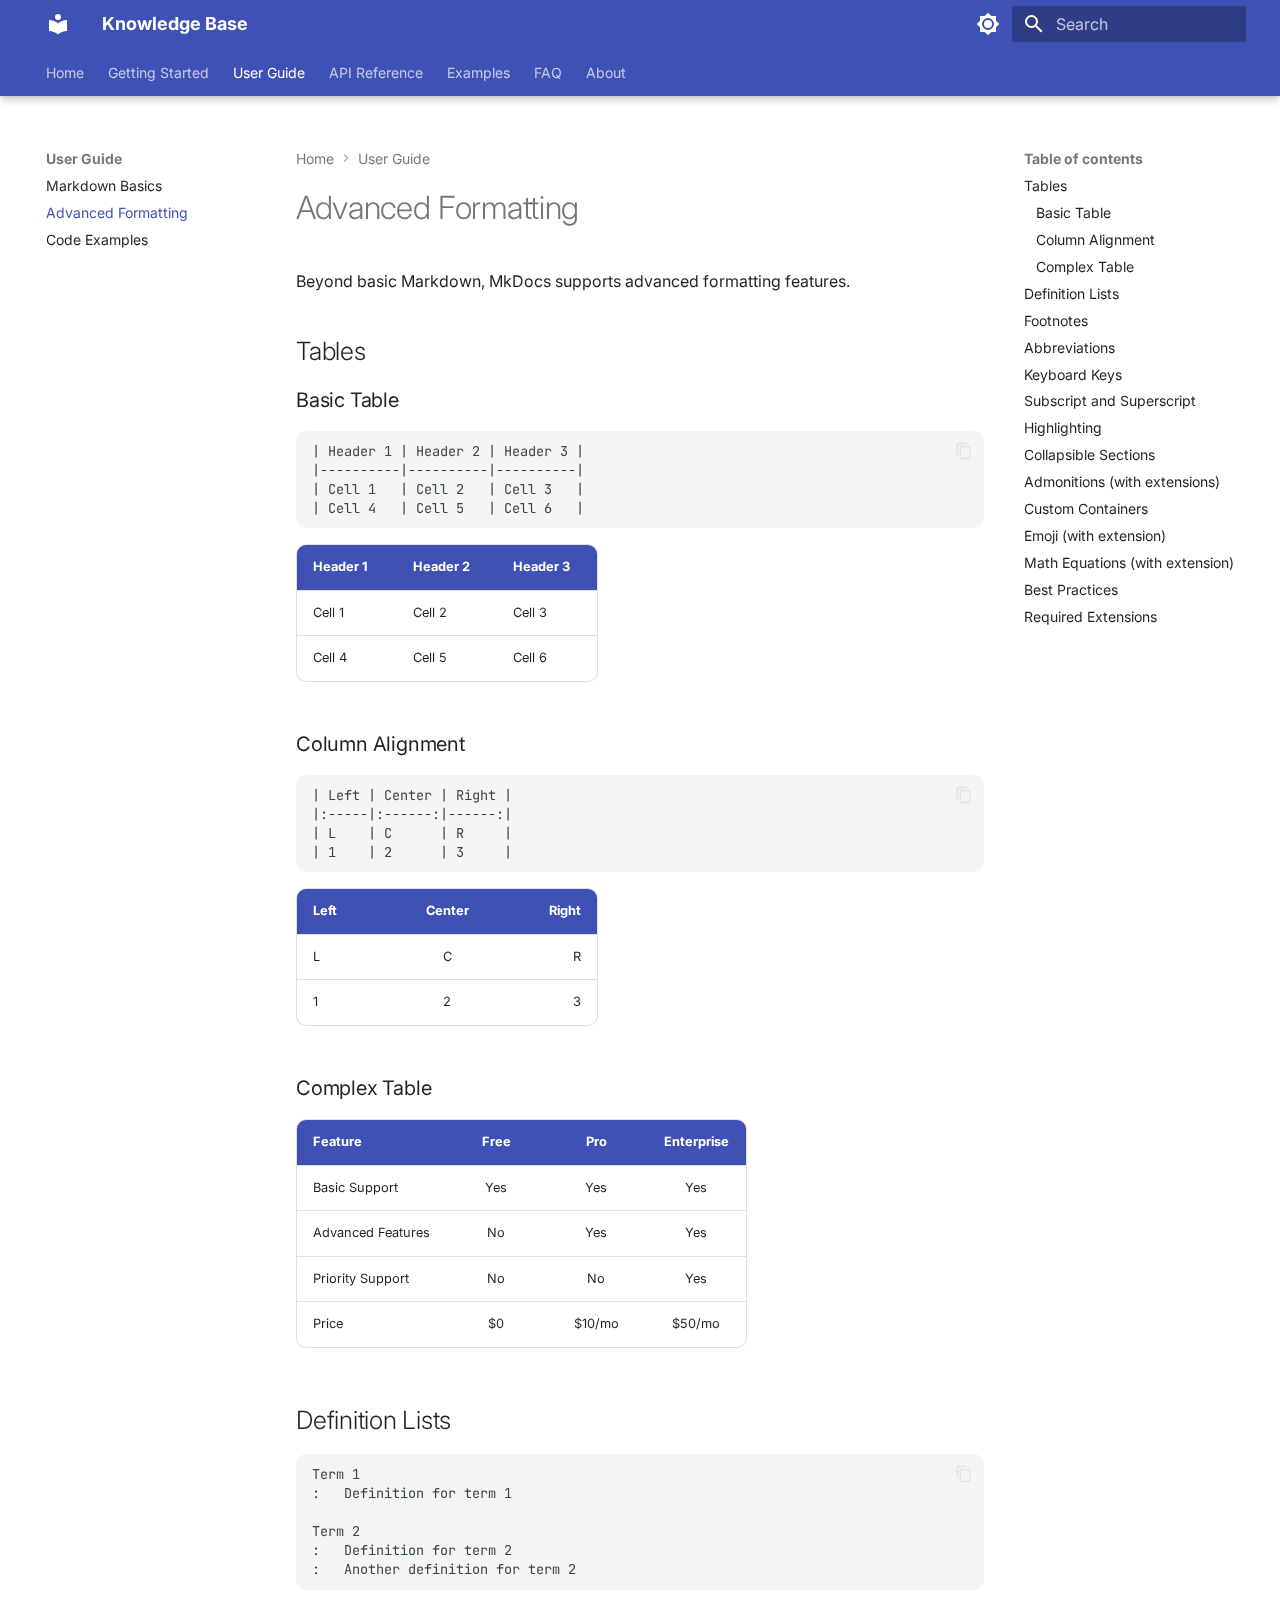
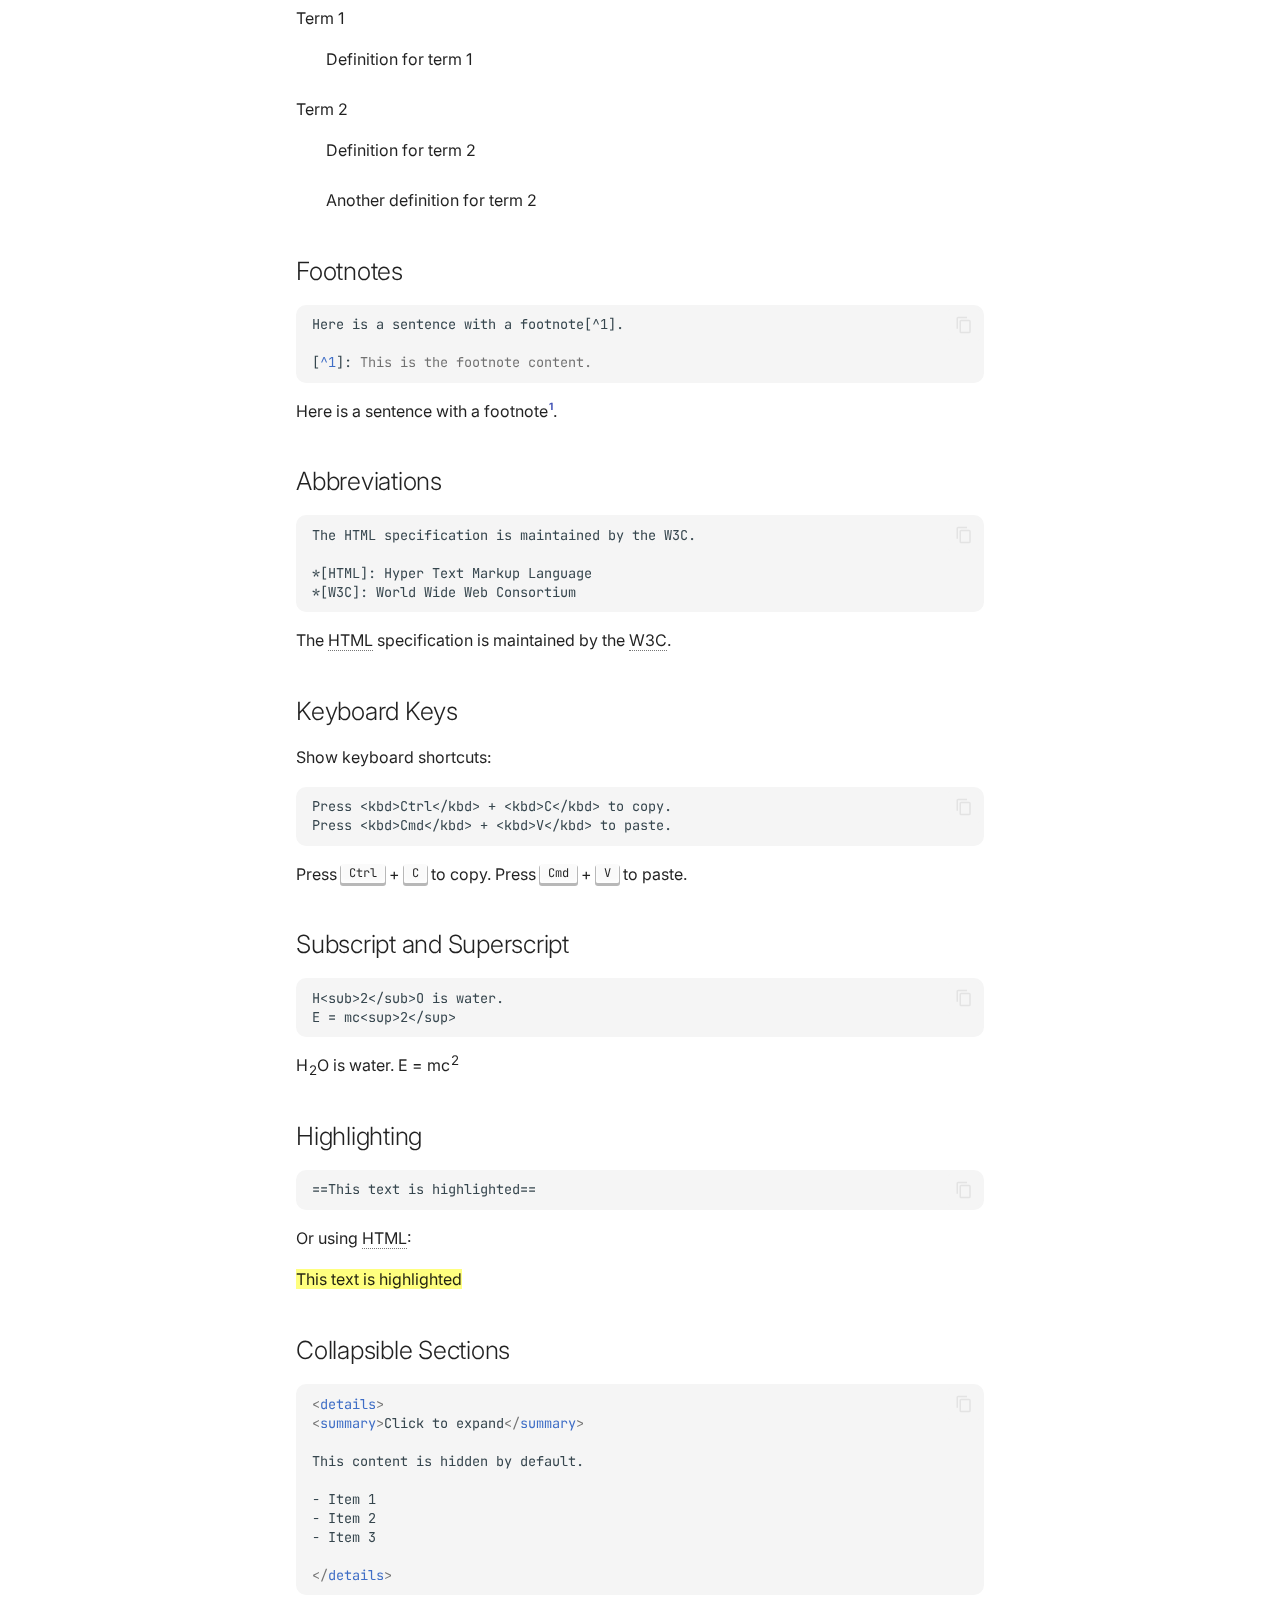
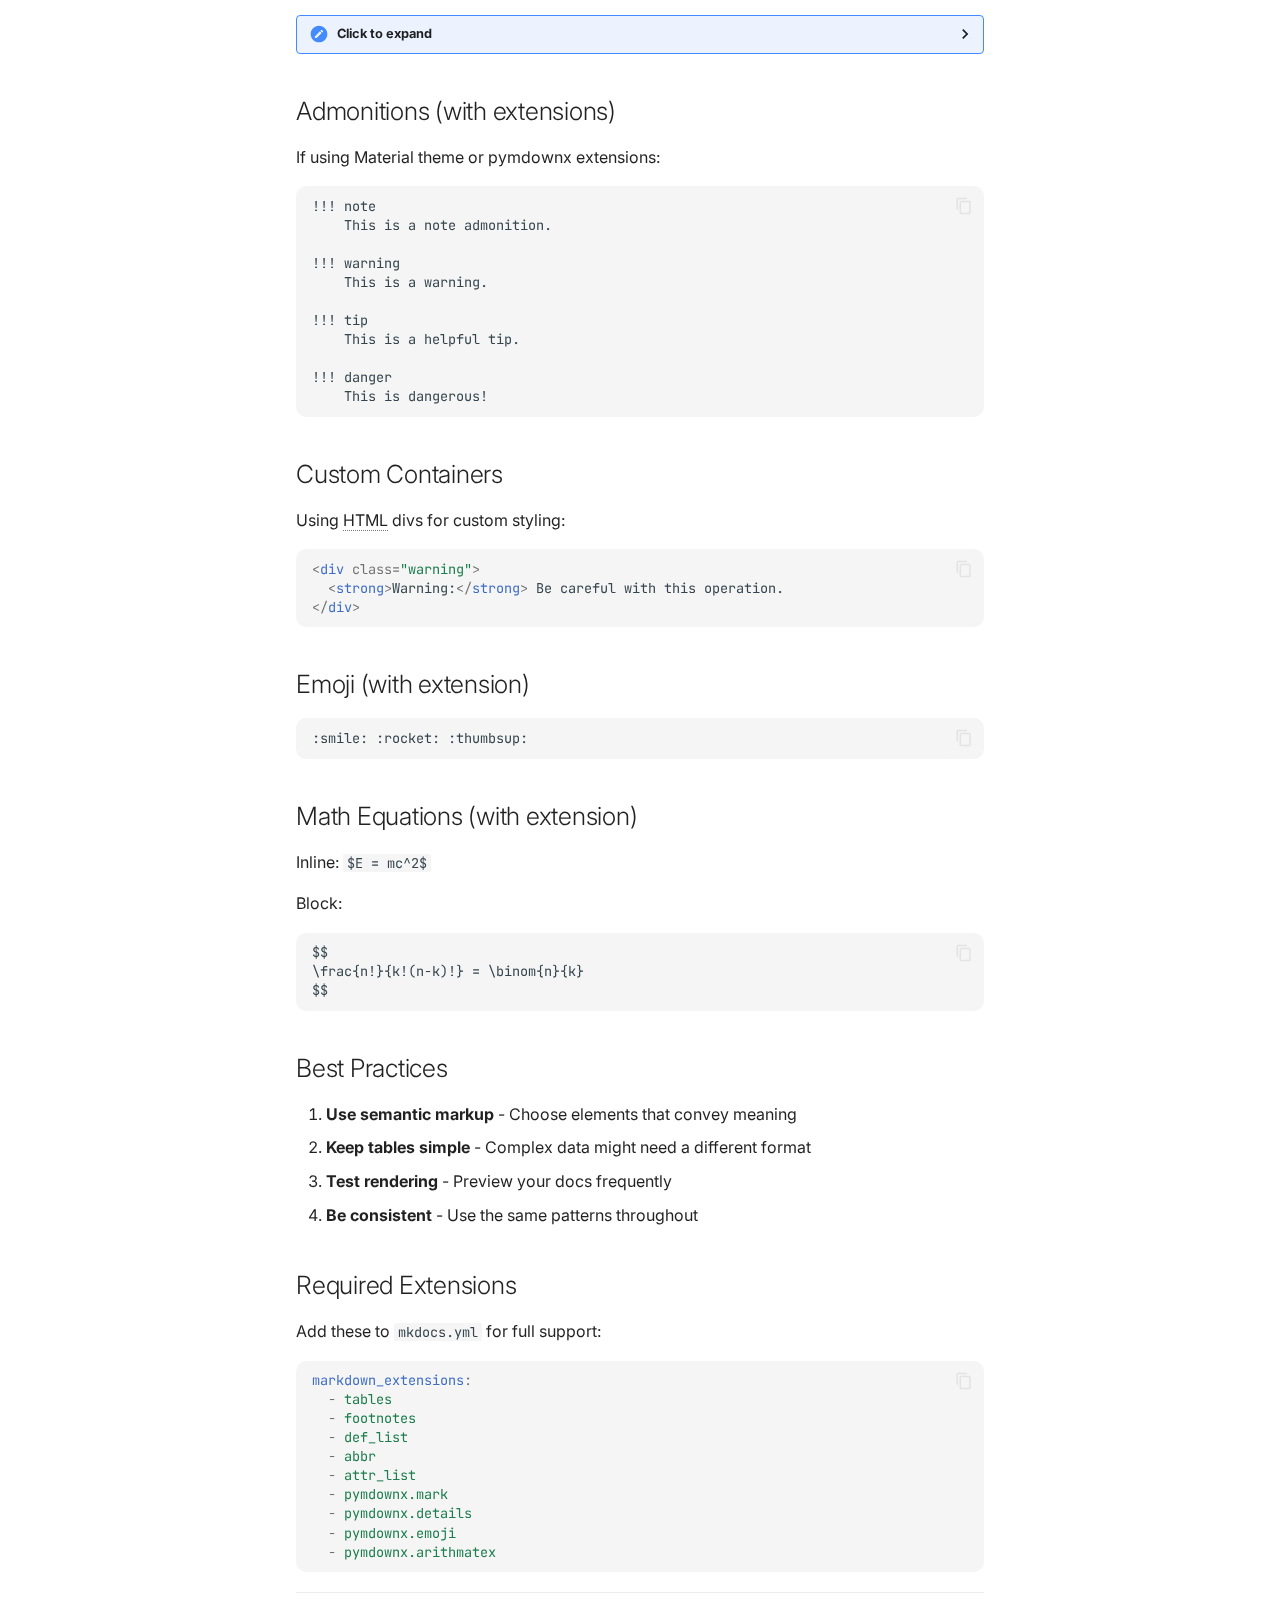
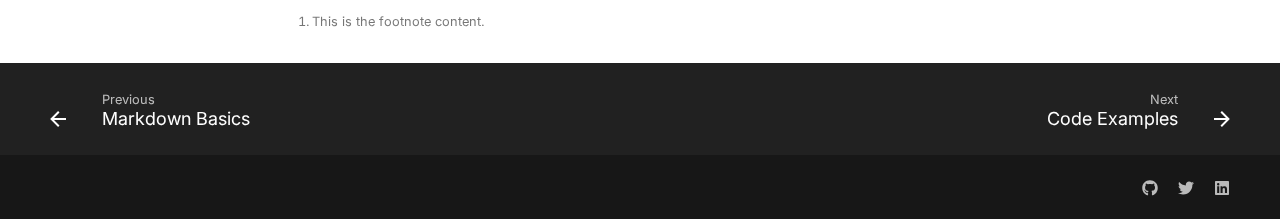
<file: user-guide/advanced-formatting/index.html>
<!doctype html>
<html lang="en" class="no-js">
  <head>
    
      <meta charset="utf-8">
      <meta name="viewport" content="width=device-width,initial-scale=1">
      
        <meta name="description" content="A comprehensive documentation example">
      
      
        <meta name="author" content="Your Name">
      
      
      
        <link rel="prev" href="../markdown-basics/">
      
      
        <link rel="next" href="../code-examples/">
      
      
        
      
      
      <link rel="icon" href="../../assets/images/favicon.png">
      <meta name="generator" content="mkdocs-1.6.1, mkdocs-material-9.7.1">
    
    
      
        <title>Advanced Formatting - Knowledge Base</title>
      
    
    
      <link rel="stylesheet" href="../../assets/stylesheets/main.484c7ddc.min.css">
      
        
        <link rel="stylesheet" href="../../assets/stylesheets/palette.ab4e12ef.min.css">
      
      


    
    
      
    
    
      
        
        
        <link rel="preconnect" href="https://fonts.gstatic.com" crossorigin>
        <link rel="stylesheet" href="https://fonts.googleapis.com/css?family=Inter:300,300i,400,400i,700,700i%7CJetBrains+Mono:400,400i,700,700i&display=fallback">
        <style>:root{--md-text-font:"Inter";--md-code-font:"JetBrains Mono"}</style>
      
    
    
      <link rel="stylesheet" href="../../stylesheets/extra.css">
    
    <script>__md_scope=new URL("../..",location),__md_hash=e=>[...e].reduce(((e,_)=>(e<<5)-e+_.charCodeAt(0)),0),__md_get=(e,_=localStorage,t=__md_scope)=>JSON.parse(_.getItem(t.pathname+"."+e)),__md_set=(e,_,t=localStorage,a=__md_scope)=>{try{t.setItem(a.pathname+"."+e,JSON.stringify(_))}catch(e){}}</script>
    
      

    
    
  </head>
  
  
    
    
      
    
    
    
    
    <body dir="ltr" data-md-color-scheme="default" data-md-color-primary="indigo" data-md-color-accent="indigo">
  
    
    <input class="md-toggle" data-md-toggle="drawer" type="checkbox" id="__drawer" autocomplete="off">
    <input class="md-toggle" data-md-toggle="search" type="checkbox" id="__search" autocomplete="off">
    <label class="md-overlay" for="__drawer"></label>
    <div data-md-component="skip">
      
        
        <a href="#advanced-formatting" class="md-skip">
          Skip to content
        </a>
      
    </div>
    <div data-md-component="announce">
      
    </div>
    
      <div data-md-color-scheme="default" data-md-component="outdated" hidden>
        
      </div>
    
    
      

  

<header class="md-header md-header--shadow md-header--lifted" data-md-component="header">
  <nav class="md-header__inner md-grid" aria-label="Header">
    <a href="../.." title="Knowledge Base" class="md-header__button md-logo" aria-label="Knowledge Base" data-md-component="logo">
      
  
  <svg xmlns="http://www.w3.org/2000/svg" viewBox="0 0 24 24"><path d="M12 8a3 3 0 0 0 3-3 3 3 0 0 0-3-3 3 3 0 0 0-3 3 3 3 0 0 0 3 3m0 3.54C9.64 9.35 6.5 8 3 8v11c3.5 0 6.64 1.35 9 3.54 2.36-2.19 5.5-3.54 9-3.54V8c-3.5 0-6.64 1.35-9 3.54"/></svg>

    </a>
    <label class="md-header__button md-icon" for="__drawer">
      
      <svg xmlns="http://www.w3.org/2000/svg" viewBox="0 0 24 24"><path d="M3 6h18v2H3zm0 5h18v2H3zm0 5h18v2H3z"/></svg>
    </label>
    <div class="md-header__title" data-md-component="header-title">
      <div class="md-header__ellipsis">
        <div class="md-header__topic">
          <span class="md-ellipsis">
            Knowledge Base
          </span>
        </div>
        <div class="md-header__topic" data-md-component="header-topic">
          <span class="md-ellipsis">
            
              Advanced Formatting
            
          </span>
        </div>
      </div>
    </div>
    
      
        <form class="md-header__option" data-md-component="palette">
  
    
    
    
    <input class="md-option" data-md-color-media="" data-md-color-scheme="default" data-md-color-primary="indigo" data-md-color-accent="indigo"  aria-label="Switch to dark mode"  type="radio" name="__palette" id="__palette_0">
    
      <label class="md-header__button md-icon" title="Switch to dark mode" for="__palette_1" hidden>
        <svg xmlns="http://www.w3.org/2000/svg" viewBox="0 0 24 24"><path d="M12 8a4 4 0 0 0-4 4 4 4 0 0 0 4 4 4 4 0 0 0 4-4 4 4 0 0 0-4-4m0 10a6 6 0 0 1-6-6 6 6 0 0 1 6-6 6 6 0 0 1 6 6 6 6 0 0 1-6 6m8-9.31V4h-4.69L12 .69 8.69 4H4v4.69L.69 12 4 15.31V20h4.69L12 23.31 15.31 20H20v-4.69L23.31 12z"/></svg>
      </label>
    
  
    
    
    
    <input class="md-option" data-md-color-media="" data-md-color-scheme="slate" data-md-color-primary="indigo" data-md-color-accent="indigo"  aria-label="Switch to light mode"  type="radio" name="__palette" id="__palette_1">
    
      <label class="md-header__button md-icon" title="Switch to light mode" for="__palette_0" hidden>
        <svg xmlns="http://www.w3.org/2000/svg" viewBox="0 0 24 24"><path d="M12 18c-.89 0-1.74-.2-2.5-.55C11.56 16.5 13 14.42 13 12s-1.44-4.5-3.5-5.45C10.26 6.2 11.11 6 12 6a6 6 0 0 1 6 6 6 6 0 0 1-6 6m8-9.31V4h-4.69L12 .69 8.69 4H4v4.69L.69 12 4 15.31V20h4.69L12 23.31 15.31 20H20v-4.69L23.31 12z"/></svg>
      </label>
    
  
</form>
      
    
    
      <script>var palette=__md_get("__palette");if(palette&&palette.color){if("(prefers-color-scheme)"===palette.color.media){var media=matchMedia("(prefers-color-scheme: light)"),input=document.querySelector(media.matches?"[data-md-color-media='(prefers-color-scheme: light)']":"[data-md-color-media='(prefers-color-scheme: dark)']");palette.color.media=input.getAttribute("data-md-color-media"),palette.color.scheme=input.getAttribute("data-md-color-scheme"),palette.color.primary=input.getAttribute("data-md-color-primary"),palette.color.accent=input.getAttribute("data-md-color-accent")}for(var[key,value]of Object.entries(palette.color))document.body.setAttribute("data-md-color-"+key,value)}</script>
    
    
    
      
      
        <label class="md-header__button md-icon" for="__search">
          
          <svg xmlns="http://www.w3.org/2000/svg" viewBox="0 0 24 24"><path d="M9.5 3A6.5 6.5 0 0 1 16 9.5c0 1.61-.59 3.09-1.56 4.23l.27.27h.79l5 5-1.5 1.5-5-5v-.79l-.27-.27A6.52 6.52 0 0 1 9.5 16 6.5 6.5 0 0 1 3 9.5 6.5 6.5 0 0 1 9.5 3m0 2C7 5 5 7 5 9.5S7 14 9.5 14 14 12 14 9.5 12 5 9.5 5"/></svg>
        </label>
        <div class="md-search" data-md-component="search" role="dialog">
  <label class="md-search__overlay" for="__search"></label>
  <div class="md-search__inner" role="search">
    <form class="md-search__form" name="search">
      <input type="text" class="md-search__input" name="query" aria-label="Search" placeholder="Search" autocapitalize="off" autocorrect="off" autocomplete="off" spellcheck="false" data-md-component="search-query" required>
      <label class="md-search__icon md-icon" for="__search">
        
        <svg xmlns="http://www.w3.org/2000/svg" viewBox="0 0 24 24"><path d="M9.5 3A6.5 6.5 0 0 1 16 9.5c0 1.61-.59 3.09-1.56 4.23l.27.27h.79l5 5-1.5 1.5-5-5v-.79l-.27-.27A6.52 6.52 0 0 1 9.5 16 6.5 6.5 0 0 1 3 9.5 6.5 6.5 0 0 1 9.5 3m0 2C7 5 5 7 5 9.5S7 14 9.5 14 14 12 14 9.5 12 5 9.5 5"/></svg>
        
        <svg xmlns="http://www.w3.org/2000/svg" viewBox="0 0 24 24"><path d="M20 11v2H8l5.5 5.5-1.42 1.42L4.16 12l7.92-7.92L13.5 5.5 8 11z"/></svg>
      </label>
      <nav class="md-search__options" aria-label="Search">
        
          <a href="javascript:void(0)" class="md-search__icon md-icon" title="Share" aria-label="Share" data-clipboard data-clipboard-text="" data-md-component="search-share" tabindex="-1">
            
            <svg xmlns="http://www.w3.org/2000/svg" viewBox="0 0 24 24"><path d="M18 16.08c-.76 0-1.44.3-1.96.77L8.91 12.7c.05-.23.09-.46.09-.7s-.04-.47-.09-.7l7.05-4.11c.54.5 1.25.81 2.04.81a3 3 0 0 0 3-3 3 3 0 0 0-3-3 3 3 0 0 0-3 3c0 .24.04.47.09.7L8.04 9.81C7.5 9.31 6.79 9 6 9a3 3 0 0 0-3 3 3 3 0 0 0 3 3c.79 0 1.5-.31 2.04-.81l7.12 4.15c-.05.21-.08.43-.08.66 0 1.61 1.31 2.91 2.92 2.91s2.92-1.3 2.92-2.91A2.92 2.92 0 0 0 18 16.08"/></svg>
          </a>
        
        <button type="reset" class="md-search__icon md-icon" title="Clear" aria-label="Clear" tabindex="-1">
          
          <svg xmlns="http://www.w3.org/2000/svg" viewBox="0 0 24 24"><path d="M19 6.41 17.59 5 12 10.59 6.41 5 5 6.41 10.59 12 5 17.59 6.41 19 12 13.41 17.59 19 19 17.59 13.41 12z"/></svg>
        </button>
      </nav>
      
        <div class="md-search__suggest" data-md-component="search-suggest"></div>
      
    </form>
    <div class="md-search__output">
      <div class="md-search__scrollwrap" tabindex="0" data-md-scrollfix>
        <div class="md-search-result" data-md-component="search-result">
          <div class="md-search-result__meta">
            Initializing search
          </div>
          <ol class="md-search-result__list" role="presentation"></ol>
        </div>
      </div>
    </div>
  </div>
</div>
      
    
    
  </nav>
  
    
      
<nav class="md-tabs" aria-label="Tabs" data-md-component="tabs">
  <div class="md-grid">
    <ul class="md-tabs__list">
      
        
  
  
  
  
    <li class="md-tabs__item">
      <a href="../.." class="md-tabs__link">
        
  
  
    
  
  Home

      </a>
    </li>
  

      
        
  
  
  
  
    
    
      <li class="md-tabs__item">
        <a href="../../getting-started/installation/" class="md-tabs__link">
          
  
  
  Getting Started

        </a>
      </li>
    
  

      
        
  
  
  
    
  
  
    
    
      <li class="md-tabs__item md-tabs__item--active">
        <a href="../markdown-basics/" class="md-tabs__link">
          
  
  
  User Guide

        </a>
      </li>
    
  

      
        
  
  
  
  
    
    
      <li class="md-tabs__item">
        <a href="../../api/overview/" class="md-tabs__link">
          
  
  
  API Reference

        </a>
      </li>
    
  

      
        
  
  
  
  
    
    
      <li class="md-tabs__item">
        <a href="../../examples/tables-lists/" class="md-tabs__link">
          
  
  
  Examples

        </a>
      </li>
    
  

      
        
  
  
  
  
    <li class="md-tabs__item">
      <a href="../../faq/" class="md-tabs__link">
        
  
  
    
  
  FAQ

      </a>
    </li>
  

      
        
  
  
  
  
    <li class="md-tabs__item">
      <a href="../../about/" class="md-tabs__link">
        
  
  
    
  
  About

      </a>
    </li>
  

      
    </ul>
  </div>
</nav>
    
  
</header>
    
    <div class="md-container" data-md-component="container">
      
      
        
      
      <main class="md-main" data-md-component="main">
        <div class="md-main__inner md-grid">
          
            
              
              <div class="md-sidebar md-sidebar--primary" data-md-component="sidebar" data-md-type="navigation" >
                <div class="md-sidebar__scrollwrap">
                  <div class="md-sidebar__inner">
                    


  


<nav class="md-nav md-nav--primary md-nav--lifted" aria-label="Navigation" data-md-level="0">
  <label class="md-nav__title" for="__drawer">
    <a href="../.." title="Knowledge Base" class="md-nav__button md-logo" aria-label="Knowledge Base" data-md-component="logo">
      
  
  <svg xmlns="http://www.w3.org/2000/svg" viewBox="0 0 24 24"><path d="M12 8a3 3 0 0 0 3-3 3 3 0 0 0-3-3 3 3 0 0 0-3 3 3 3 0 0 0 3 3m0 3.54C9.64 9.35 6.5 8 3 8v11c3.5 0 6.64 1.35 9 3.54 2.36-2.19 5.5-3.54 9-3.54V8c-3.5 0-6.64 1.35-9 3.54"/></svg>

    </a>
    Knowledge Base
  </label>
  
  <ul class="md-nav__list" data-md-scrollfix>
    
      
      
  
  
  
  
    <li class="md-nav__item">
      <a href="../.." class="md-nav__link">
        
  
  
  <span class="md-ellipsis">
    
  
    Home
  

    
  </span>
  
  

      </a>
    </li>
  

    
      
      
  
  
  
  
    
    
    
    
      
      
        
      
    
    
    <li class="md-nav__item md-nav__item--nested">
      
        
        
          
        
        <input class="md-nav__toggle md-toggle md-toggle--indeterminate" type="checkbox" id="__nav_2" >
        
          
          <label class="md-nav__link" for="__nav_2" id="__nav_2_label" tabindex="0">
            
  
  
  <span class="md-ellipsis">
    
  
    Getting Started
  

    
  </span>
  
  

            <span class="md-nav__icon md-icon"></span>
          </label>
        
        <nav class="md-nav" data-md-level="1" aria-labelledby="__nav_2_label" aria-expanded="false">
          <label class="md-nav__title" for="__nav_2">
            <span class="md-nav__icon md-icon"></span>
            
  
    Getting Started
  

          </label>
          <ul class="md-nav__list" data-md-scrollfix>
            
              
                
  
  
  
  
    <li class="md-nav__item">
      <a href="../../getting-started/installation/" class="md-nav__link">
        
  
  
  <span class="md-ellipsis">
    
  
    Installation
  

    
  </span>
  
  

      </a>
    </li>
  

              
            
              
                
  
  
  
  
    <li class="md-nav__item">
      <a href="../../getting-started/quickstart/" class="md-nav__link">
        
  
  
  <span class="md-ellipsis">
    
  
    Quick Start
  

    
  </span>
  
  

      </a>
    </li>
  

              
            
              
                
  
  
  
  
    <li class="md-nav__item">
      <a href="../../getting-started/configuration/" class="md-nav__link">
        
  
  
  <span class="md-ellipsis">
    
  
    Configuration
  

    
  </span>
  
  

      </a>
    </li>
  

              
            
          </ul>
        </nav>
      
    </li>
  

    
      
      
  
  
    
  
  
  
    
    
    
    
      
        
        
      
      
        
      
    
    
    <li class="md-nav__item md-nav__item--active md-nav__item--section md-nav__item--nested">
      
        
        
        <input class="md-nav__toggle md-toggle " type="checkbox" id="__nav_3" checked>
        
          
          <label class="md-nav__link" for="__nav_3" id="__nav_3_label" tabindex="">
            
  
  
  <span class="md-ellipsis">
    
  
    User Guide
  

    
  </span>
  
  

            <span class="md-nav__icon md-icon"></span>
          </label>
        
        <nav class="md-nav" data-md-level="1" aria-labelledby="__nav_3_label" aria-expanded="true">
          <label class="md-nav__title" for="__nav_3">
            <span class="md-nav__icon md-icon"></span>
            
  
    User Guide
  

          </label>
          <ul class="md-nav__list" data-md-scrollfix>
            
              
                
  
  
  
  
    <li class="md-nav__item">
      <a href="../markdown-basics/" class="md-nav__link">
        
  
  
  <span class="md-ellipsis">
    
  
    Markdown Basics
  

    
  </span>
  
  

      </a>
    </li>
  

              
            
              
                
  
  
    
  
  
  
    <li class="md-nav__item md-nav__item--active">
      
      <input class="md-nav__toggle md-toggle" type="checkbox" id="__toc">
      
      
        
      
      
        <label class="md-nav__link md-nav__link--active" for="__toc">
          
  
  
  <span class="md-ellipsis">
    
  
    Advanced Formatting
  

    
  </span>
  
  

          <span class="md-nav__icon md-icon"></span>
        </label>
      
      <a href="./" class="md-nav__link md-nav__link--active">
        
  
  
  <span class="md-ellipsis">
    
  
    Advanced Formatting
  

    
  </span>
  
  

      </a>
      
        

<nav class="md-nav md-nav--secondary" aria-label="Table of contents">
  
  
  
    
  
  
    <label class="md-nav__title" for="__toc">
      <span class="md-nav__icon md-icon"></span>
      Table of contents
    </label>
    <ul class="md-nav__list" data-md-component="toc" data-md-scrollfix>
      
        <li class="md-nav__item">
  <a href="#tables" class="md-nav__link">
    <span class="md-ellipsis">
      
        Tables
      
    </span>
  </a>
  
    <nav class="md-nav" aria-label="Tables">
      <ul class="md-nav__list">
        
          <li class="md-nav__item">
  <a href="#basic-table" class="md-nav__link">
    <span class="md-ellipsis">
      
        Basic Table
      
    </span>
  </a>
  
</li>
        
          <li class="md-nav__item">
  <a href="#column-alignment" class="md-nav__link">
    <span class="md-ellipsis">
      
        Column Alignment
      
    </span>
  </a>
  
</li>
        
          <li class="md-nav__item">
  <a href="#complex-table" class="md-nav__link">
    <span class="md-ellipsis">
      
        Complex Table
      
    </span>
  </a>
  
</li>
        
      </ul>
    </nav>
  
</li>
      
        <li class="md-nav__item">
  <a href="#definition-lists" class="md-nav__link">
    <span class="md-ellipsis">
      
        Definition Lists
      
    </span>
  </a>
  
</li>
      
        <li class="md-nav__item">
  <a href="#footnotes" class="md-nav__link">
    <span class="md-ellipsis">
      
        Footnotes
      
    </span>
  </a>
  
</li>
      
        <li class="md-nav__item">
  <a href="#abbreviations" class="md-nav__link">
    <span class="md-ellipsis">
      
        Abbreviations
      
    </span>
  </a>
  
</li>
      
        <li class="md-nav__item">
  <a href="#keyboard-keys" class="md-nav__link">
    <span class="md-ellipsis">
      
        Keyboard Keys
      
    </span>
  </a>
  
</li>
      
        <li class="md-nav__item">
  <a href="#subscript-and-superscript" class="md-nav__link">
    <span class="md-ellipsis">
      
        Subscript and Superscript
      
    </span>
  </a>
  
</li>
      
        <li class="md-nav__item">
  <a href="#highlighting" class="md-nav__link">
    <span class="md-ellipsis">
      
        Highlighting
      
    </span>
  </a>
  
</li>
      
        <li class="md-nav__item">
  <a href="#collapsible-sections" class="md-nav__link">
    <span class="md-ellipsis">
      
        Collapsible Sections
      
    </span>
  </a>
  
</li>
      
        <li class="md-nav__item">
  <a href="#admonitions-with-extensions" class="md-nav__link">
    <span class="md-ellipsis">
      
        Admonitions (with extensions)
      
    </span>
  </a>
  
</li>
      
        <li class="md-nav__item">
  <a href="#custom-containers" class="md-nav__link">
    <span class="md-ellipsis">
      
        Custom Containers
      
    </span>
  </a>
  
</li>
      
        <li class="md-nav__item">
  <a href="#emoji-with-extension" class="md-nav__link">
    <span class="md-ellipsis">
      
        Emoji (with extension)
      
    </span>
  </a>
  
</li>
      
        <li class="md-nav__item">
  <a href="#math-equations-with-extension" class="md-nav__link">
    <span class="md-ellipsis">
      
        Math Equations (with extension)
      
    </span>
  </a>
  
</li>
      
        <li class="md-nav__item">
  <a href="#best-practices" class="md-nav__link">
    <span class="md-ellipsis">
      
        Best Practices
      
    </span>
  </a>
  
</li>
      
        <li class="md-nav__item">
  <a href="#required-extensions" class="md-nav__link">
    <span class="md-ellipsis">
      
        Required Extensions
      
    </span>
  </a>
  
</li>
      
    </ul>
  
</nav>
      
    </li>
  

              
            
              
                
  
  
  
  
    <li class="md-nav__item">
      <a href="../code-examples/" class="md-nav__link">
        
  
  
  <span class="md-ellipsis">
    
  
    Code Examples
  

    
  </span>
  
  

      </a>
    </li>
  

              
            
          </ul>
        </nav>
      
    </li>
  

    
      
      
  
  
  
  
    
    
    
    
      
      
        
      
    
    
    <li class="md-nav__item md-nav__item--nested">
      
        
        
          
        
        <input class="md-nav__toggle md-toggle md-toggle--indeterminate" type="checkbox" id="__nav_4" >
        
          
          <label class="md-nav__link" for="__nav_4" id="__nav_4_label" tabindex="0">
            
  
  
  <span class="md-ellipsis">
    
  
    API Reference
  

    
  </span>
  
  

            <span class="md-nav__icon md-icon"></span>
          </label>
        
        <nav class="md-nav" data-md-level="1" aria-labelledby="__nav_4_label" aria-expanded="false">
          <label class="md-nav__title" for="__nav_4">
            <span class="md-nav__icon md-icon"></span>
            
  
    API Reference
  

          </label>
          <ul class="md-nav__list" data-md-scrollfix>
            
              
                
  
  
  
  
    <li class="md-nav__item">
      <a href="../../api/overview/" class="md-nav__link">
        
  
  
  <span class="md-ellipsis">
    
  
    Overview
  

    
  </span>
  
  

      </a>
    </li>
  

              
            
              
                
  
  
  
  
    <li class="md-nav__item">
      <a href="../../api/endpoints/" class="md-nav__link">
        
  
  
  <span class="md-ellipsis">
    
  
    Endpoints
  

    
  </span>
  
  

      </a>
    </li>
  

              
            
          </ul>
        </nav>
      
    </li>
  

    
      
      
  
  
  
  
    
    
    
    
      
      
        
      
    
    
    <li class="md-nav__item md-nav__item--nested">
      
        
        
          
        
        <input class="md-nav__toggle md-toggle md-toggle--indeterminate" type="checkbox" id="__nav_5" >
        
          
          <label class="md-nav__link" for="__nav_5" id="__nav_5_label" tabindex="0">
            
  
  
  <span class="md-ellipsis">
    
  
    Examples
  

    
  </span>
  
  

            <span class="md-nav__icon md-icon"></span>
          </label>
        
        <nav class="md-nav" data-md-level="1" aria-labelledby="__nav_5_label" aria-expanded="false">
          <label class="md-nav__title" for="__nav_5">
            <span class="md-nav__icon md-icon"></span>
            
  
    Examples
  

          </label>
          <ul class="md-nav__list" data-md-scrollfix>
            
              
                
  
  
  
  
    <li class="md-nav__item">
      <a href="../../examples/tables-lists/" class="md-nav__link">
        
  
  
  <span class="md-ellipsis">
    
  
    Tables & Lists
  

    
  </span>
  
  

      </a>
    </li>
  

              
            
              
                
  
  
  
  
    <li class="md-nav__item">
      <a href="../../examples/images-media/" class="md-nav__link">
        
  
  
  <span class="md-ellipsis">
    
  
    Images & Media
  

    
  </span>
  
  

      </a>
    </li>
  

              
            
          </ul>
        </nav>
      
    </li>
  

    
      
      
  
  
  
  
    <li class="md-nav__item">
      <a href="../../faq/" class="md-nav__link">
        
  
  
  <span class="md-ellipsis">
    
  
    FAQ
  

    
  </span>
  
  

      </a>
    </li>
  

    
      
      
  
  
  
  
    <li class="md-nav__item">
      <a href="../../about/" class="md-nav__link">
        
  
  
  <span class="md-ellipsis">
    
  
    About
  

    
  </span>
  
  

      </a>
    </li>
  

    
  </ul>
</nav>
                  </div>
                </div>
              </div>
            
            
              
              <div class="md-sidebar md-sidebar--secondary" data-md-component="sidebar" data-md-type="toc" >
                <div class="md-sidebar__scrollwrap">
                  <div class="md-sidebar__inner">
                    

<nav class="md-nav md-nav--secondary" aria-label="Table of contents">
  
  
  
    
  
  
    <label class="md-nav__title" for="__toc">
      <span class="md-nav__icon md-icon"></span>
      Table of contents
    </label>
    <ul class="md-nav__list" data-md-component="toc" data-md-scrollfix>
      
        <li class="md-nav__item">
  <a href="#tables" class="md-nav__link">
    <span class="md-ellipsis">
      
        Tables
      
    </span>
  </a>
  
    <nav class="md-nav" aria-label="Tables">
      <ul class="md-nav__list">
        
          <li class="md-nav__item">
  <a href="#basic-table" class="md-nav__link">
    <span class="md-ellipsis">
      
        Basic Table
      
    </span>
  </a>
  
</li>
        
          <li class="md-nav__item">
  <a href="#column-alignment" class="md-nav__link">
    <span class="md-ellipsis">
      
        Column Alignment
      
    </span>
  </a>
  
</li>
        
          <li class="md-nav__item">
  <a href="#complex-table" class="md-nav__link">
    <span class="md-ellipsis">
      
        Complex Table
      
    </span>
  </a>
  
</li>
        
      </ul>
    </nav>
  
</li>
      
        <li class="md-nav__item">
  <a href="#definition-lists" class="md-nav__link">
    <span class="md-ellipsis">
      
        Definition Lists
      
    </span>
  </a>
  
</li>
      
        <li class="md-nav__item">
  <a href="#footnotes" class="md-nav__link">
    <span class="md-ellipsis">
      
        Footnotes
      
    </span>
  </a>
  
</li>
      
        <li class="md-nav__item">
  <a href="#abbreviations" class="md-nav__link">
    <span class="md-ellipsis">
      
        Abbreviations
      
    </span>
  </a>
  
</li>
      
        <li class="md-nav__item">
  <a href="#keyboard-keys" class="md-nav__link">
    <span class="md-ellipsis">
      
        Keyboard Keys
      
    </span>
  </a>
  
</li>
      
        <li class="md-nav__item">
  <a href="#subscript-and-superscript" class="md-nav__link">
    <span class="md-ellipsis">
      
        Subscript and Superscript
      
    </span>
  </a>
  
</li>
      
        <li class="md-nav__item">
  <a href="#highlighting" class="md-nav__link">
    <span class="md-ellipsis">
      
        Highlighting
      
    </span>
  </a>
  
</li>
      
        <li class="md-nav__item">
  <a href="#collapsible-sections" class="md-nav__link">
    <span class="md-ellipsis">
      
        Collapsible Sections
      
    </span>
  </a>
  
</li>
      
        <li class="md-nav__item">
  <a href="#admonitions-with-extensions" class="md-nav__link">
    <span class="md-ellipsis">
      
        Admonitions (with extensions)
      
    </span>
  </a>
  
</li>
      
        <li class="md-nav__item">
  <a href="#custom-containers" class="md-nav__link">
    <span class="md-ellipsis">
      
        Custom Containers
      
    </span>
  </a>
  
</li>
      
        <li class="md-nav__item">
  <a href="#emoji-with-extension" class="md-nav__link">
    <span class="md-ellipsis">
      
        Emoji (with extension)
      
    </span>
  </a>
  
</li>
      
        <li class="md-nav__item">
  <a href="#math-equations-with-extension" class="md-nav__link">
    <span class="md-ellipsis">
      
        Math Equations (with extension)
      
    </span>
  </a>
  
</li>
      
        <li class="md-nav__item">
  <a href="#best-practices" class="md-nav__link">
    <span class="md-ellipsis">
      
        Best Practices
      
    </span>
  </a>
  
</li>
      
        <li class="md-nav__item">
  <a href="#required-extensions" class="md-nav__link">
    <span class="md-ellipsis">
      
        Required Extensions
      
    </span>
  </a>
  
</li>
      
    </ul>
  
</nav>
                  </div>
                </div>
              </div>
            
          
          
            <div class="md-content" data-md-component="content">
              
                



  


  <nav class="md-path" aria-label="Navigation" >
    <ol class="md-path__list">
      
        
  
  
    <li class="md-path__item">
      <a href="../.." class="md-path__link">
        
  <span class="md-ellipsis">
    Home
  </span>

      </a>
    </li>
  

      
      
        
  
  
    
    
      <li class="md-path__item">
        <a href="../markdown-basics/" class="md-path__link">
          
  <span class="md-ellipsis">
    User Guide
  </span>

        </a>
      </li>
    
  

      
    </ol>
  </nav>

              
              <article class="md-content__inner md-typeset">
                
                  



<h1 id="advanced-formatting">Advanced Formatting<a class="headerlink" href="#advanced-formatting" title="Permanent link">&para;</a></h1>
<p>Beyond basic Markdown, MkDocs supports advanced formatting features.</p>
<h2 id="tables">Tables<a class="headerlink" href="#tables" title="Permanent link">&para;</a></h2>
<h3 id="basic-table">Basic Table<a class="headerlink" href="#basic-table" title="Permanent link">&para;</a></h3>
<div class="language-markdown highlight"><pre><span></span><code><span id="__span-0-1"><a id="__codelineno-0-1" name="__codelineno-0-1" href="#__codelineno-0-1"></a>| Header 1 | Header 2 | Header 3 |
</span><span id="__span-0-2"><a id="__codelineno-0-2" name="__codelineno-0-2" href="#__codelineno-0-2"></a>|----------|----------|----------|
</span><span id="__span-0-3"><a id="__codelineno-0-3" name="__codelineno-0-3" href="#__codelineno-0-3"></a>| Cell 1   | Cell 2   | Cell 3   |
</span><span id="__span-0-4"><a id="__codelineno-0-4" name="__codelineno-0-4" href="#__codelineno-0-4"></a>| Cell 4   | Cell 5   | Cell 6   |
</span></code></pre></div>
<table>
<thead>
<tr>
<th>Header 1</th>
<th>Header 2</th>
<th>Header 3</th>
</tr>
</thead>
<tbody>
<tr>
<td>Cell 1</td>
<td>Cell 2</td>
<td>Cell 3</td>
</tr>
<tr>
<td>Cell 4</td>
<td>Cell 5</td>
<td>Cell 6</td>
</tr>
</tbody>
</table>
<h3 id="column-alignment">Column Alignment<a class="headerlink" href="#column-alignment" title="Permanent link">&para;</a></h3>
<div class="language-markdown highlight"><pre><span></span><code><span id="__span-1-1"><a id="__codelineno-1-1" name="__codelineno-1-1" href="#__codelineno-1-1"></a>| Left | Center | Right |
</span><span id="__span-1-2"><a id="__codelineno-1-2" name="__codelineno-1-2" href="#__codelineno-1-2"></a>|:-----|:------:|------:|
</span><span id="__span-1-3"><a id="__codelineno-1-3" name="__codelineno-1-3" href="#__codelineno-1-3"></a>| L    | C      | R     |
</span><span id="__span-1-4"><a id="__codelineno-1-4" name="__codelineno-1-4" href="#__codelineno-1-4"></a>| 1    | 2      | 3     |
</span></code></pre></div>
<table>
<thead>
<tr>
<th style="text-align: left;">Left</th>
<th style="text-align: center;">Center</th>
<th style="text-align: right;">Right</th>
</tr>
</thead>
<tbody>
<tr>
<td style="text-align: left;">L</td>
<td style="text-align: center;">C</td>
<td style="text-align: right;">R</td>
</tr>
<tr>
<td style="text-align: left;">1</td>
<td style="text-align: center;">2</td>
<td style="text-align: right;">3</td>
</tr>
</tbody>
</table>
<h3 id="complex-table">Complex Table<a class="headerlink" href="#complex-table" title="Permanent link">&para;</a></h3>
<table>
<thead>
<tr>
<th style="text-align: left;">Feature</th>
<th style="text-align: center;">Free</th>
<th style="text-align: center;">Pro</th>
<th style="text-align: center;">Enterprise</th>
</tr>
</thead>
<tbody>
<tr>
<td style="text-align: left;">Basic Support</td>
<td style="text-align: center;">Yes</td>
<td style="text-align: center;">Yes</td>
<td style="text-align: center;">Yes</td>
</tr>
<tr>
<td style="text-align: left;">Advanced Features</td>
<td style="text-align: center;">No</td>
<td style="text-align: center;">Yes</td>
<td style="text-align: center;">Yes</td>
</tr>
<tr>
<td style="text-align: left;">Priority Support</td>
<td style="text-align: center;">No</td>
<td style="text-align: center;">No</td>
<td style="text-align: center;">Yes</td>
</tr>
<tr>
<td style="text-align: left;">Price</td>
<td style="text-align: center;">$0</td>
<td style="text-align: center;">$10/mo</td>
<td style="text-align: center;">$50/mo</td>
</tr>
</tbody>
</table>
<h2 id="definition-lists">Definition Lists<a class="headerlink" href="#definition-lists" title="Permanent link">&para;</a></h2>
<div class="language-markdown highlight"><pre><span></span><code><span id="__span-2-1"><a id="__codelineno-2-1" name="__codelineno-2-1" href="#__codelineno-2-1"></a>Term 1
</span><span id="__span-2-2"><a id="__codelineno-2-2" name="__codelineno-2-2" href="#__codelineno-2-2"></a>:   Definition for term 1
</span><span id="__span-2-3"><a id="__codelineno-2-3" name="__codelineno-2-3" href="#__codelineno-2-3"></a>
</span><span id="__span-2-4"><a id="__codelineno-2-4" name="__codelineno-2-4" href="#__codelineno-2-4"></a>Term 2
</span><span id="__span-2-5"><a id="__codelineno-2-5" name="__codelineno-2-5" href="#__codelineno-2-5"></a>:   Definition for term 2
</span><span id="__span-2-6"><a id="__codelineno-2-6" name="__codelineno-2-6" href="#__codelineno-2-6"></a>:   Another definition for term 2
</span></code></pre></div>
<dl>
<dt>Term 1</dt>
<dd>Definition for term 1</dd>
<dt>Term 2</dt>
<dd>Definition for term 2</dd>
<dd>Another definition for term 2</dd>
</dl>
<h2 id="footnotes">Footnotes<a class="headerlink" href="#footnotes" title="Permanent link">&para;</a></h2>
<div class="language-markdown highlight"><pre><span></span><code><span id="__span-3-1"><a id="__codelineno-3-1" name="__codelineno-3-1" href="#__codelineno-3-1"></a>Here is a sentence with a footnote[^1].
</span><span id="__span-3-2"><a id="__codelineno-3-2" name="__codelineno-3-2" href="#__codelineno-3-2"></a>
</span><span id="__span-3-3"><a id="__codelineno-3-3" name="__codelineno-3-3" href="#__codelineno-3-3"></a>[<span class="nl">^1</span>]: <span class="na">This is the footnote content.</span>
</span></code></pre></div>
<p>Here is a sentence with a footnote<sup id="fnref:1"><a class="footnote-ref" href="#fn:1">1</a></sup>.</p>
<h2 id="abbreviations">Abbreviations<a class="headerlink" href="#abbreviations" title="Permanent link">&para;</a></h2>
<div class="language-markdown highlight"><pre><span></span><code><span id="__span-4-1"><a id="__codelineno-4-1" name="__codelineno-4-1" href="#__codelineno-4-1"></a>The HTML specification is maintained by the W3C.
</span><span id="__span-4-2"><a id="__codelineno-4-2" name="__codelineno-4-2" href="#__codelineno-4-2"></a>
</span><span id="__span-4-3"><a id="__codelineno-4-3" name="__codelineno-4-3" href="#__codelineno-4-3"></a>*[HTML]: Hyper Text Markup Language
</span><span id="__span-4-4"><a id="__codelineno-4-4" name="__codelineno-4-4" href="#__codelineno-4-4"></a>*[W3C]: World Wide Web Consortium
</span></code></pre></div>
<p>The <abbr title="Hyper Text Markup Language">HTML</abbr> specification is maintained by the <abbr title="World Wide Web Consortium">W3C</abbr>.</p>
<h2 id="keyboard-keys">Keyboard Keys<a class="headerlink" href="#keyboard-keys" title="Permanent link">&para;</a></h2>
<p>Show keyboard shortcuts:</p>
<div class="language-markdown highlight"><pre><span></span><code><span id="__span-5-1"><a id="__codelineno-5-1" name="__codelineno-5-1" href="#__codelineno-5-1"></a>Press &lt;kbd&gt;Ctrl&lt;/kbd&gt; + &lt;kbd&gt;C&lt;/kbd&gt; to copy.
</span><span id="__span-5-2"><a id="__codelineno-5-2" name="__codelineno-5-2" href="#__codelineno-5-2"></a>Press &lt;kbd&gt;Cmd&lt;/kbd&gt; + &lt;kbd&gt;V&lt;/kbd&gt; to paste.
</span></code></pre></div>
<p>Press <kbd>Ctrl</kbd> + <kbd>C</kbd> to copy.
Press <kbd>Cmd</kbd> + <kbd>V</kbd> to paste.</p>
<h2 id="subscript-and-superscript">Subscript and Superscript<a class="headerlink" href="#subscript-and-superscript" title="Permanent link">&para;</a></h2>
<div class="language-markdown highlight"><pre><span></span><code><span id="__span-6-1"><a id="__codelineno-6-1" name="__codelineno-6-1" href="#__codelineno-6-1"></a>H&lt;sub&gt;2&lt;/sub&gt;O is water.
</span><span id="__span-6-2"><a id="__codelineno-6-2" name="__codelineno-6-2" href="#__codelineno-6-2"></a>E = mc&lt;sup&gt;2&lt;/sup&gt;
</span></code></pre></div>
<p>H<sub>2</sub>O is water.
E = mc<sup>2</sup></p>
<h2 id="highlighting">Highlighting<a class="headerlink" href="#highlighting" title="Permanent link">&para;</a></h2>
<div class="language-markdown highlight"><pre><span></span><code><span id="__span-7-1"><a id="__codelineno-7-1" name="__codelineno-7-1" href="#__codelineno-7-1"></a>==This text is highlighted==
</span></code></pre></div>
<p>Or using <abbr title="Hyper Text Markup Language">HTML</abbr>:</p>
<p><mark>This text is highlighted</mark></p>
<h2 id="collapsible-sections">Collapsible Sections<a class="headerlink" href="#collapsible-sections" title="Permanent link">&para;</a></h2>
<div class="language-html highlight"><pre><span></span><code><span id="__span-8-1"><a id="__codelineno-8-1" name="__codelineno-8-1" href="#__codelineno-8-1"></a><span class="p">&lt;</span><span class="nt">details</span><span class="p">&gt;</span>
</span><span id="__span-8-2"><a id="__codelineno-8-2" name="__codelineno-8-2" href="#__codelineno-8-2"></a><span class="p">&lt;</span><span class="nt">summary</span><span class="p">&gt;</span>Click to expand<span class="p">&lt;/</span><span class="nt">summary</span><span class="p">&gt;</span>
</span><span id="__span-8-3"><a id="__codelineno-8-3" name="__codelineno-8-3" href="#__codelineno-8-3"></a>
</span><span id="__span-8-4"><a id="__codelineno-8-4" name="__codelineno-8-4" href="#__codelineno-8-4"></a>This content is hidden by default.
</span><span id="__span-8-5"><a id="__codelineno-8-5" name="__codelineno-8-5" href="#__codelineno-8-5"></a>
</span><span id="__span-8-6"><a id="__codelineno-8-6" name="__codelineno-8-6" href="#__codelineno-8-6"></a>- Item 1
</span><span id="__span-8-7"><a id="__codelineno-8-7" name="__codelineno-8-7" href="#__codelineno-8-7"></a>- Item 2
</span><span id="__span-8-8"><a id="__codelineno-8-8" name="__codelineno-8-8" href="#__codelineno-8-8"></a>- Item 3
</span><span id="__span-8-9"><a id="__codelineno-8-9" name="__codelineno-8-9" href="#__codelineno-8-9"></a>
</span><span id="__span-8-10"><a id="__codelineno-8-10" name="__codelineno-8-10" href="#__codelineno-8-10"></a><span class="p">&lt;/</span><span class="nt">details</span><span class="p">&gt;</span>
</span></code></pre></div>
<details>
<summary>Click to expand</summary>

This content is hidden by default.

- Item 1
- Item 2
- Item 3

</details>

<h2 id="admonitions-with-extensions">Admonitions (with extensions)<a class="headerlink" href="#admonitions-with-extensions" title="Permanent link">&para;</a></h2>
<p>If using Material theme or pymdownx extensions:</p>
<div class="language-markdown highlight"><pre><span></span><code><span id="__span-9-1"><a id="__codelineno-9-1" name="__codelineno-9-1" href="#__codelineno-9-1"></a>!!! note
</span><span id="__span-9-2"><a id="__codelineno-9-2" name="__codelineno-9-2" href="#__codelineno-9-2"></a>    This is a note admonition.
</span><span id="__span-9-3"><a id="__codelineno-9-3" name="__codelineno-9-3" href="#__codelineno-9-3"></a>
</span><span id="__span-9-4"><a id="__codelineno-9-4" name="__codelineno-9-4" href="#__codelineno-9-4"></a>!!! warning
</span><span id="__span-9-5"><a id="__codelineno-9-5" name="__codelineno-9-5" href="#__codelineno-9-5"></a>    This is a warning.
</span><span id="__span-9-6"><a id="__codelineno-9-6" name="__codelineno-9-6" href="#__codelineno-9-6"></a>
</span><span id="__span-9-7"><a id="__codelineno-9-7" name="__codelineno-9-7" href="#__codelineno-9-7"></a>!!! tip
</span><span id="__span-9-8"><a id="__codelineno-9-8" name="__codelineno-9-8" href="#__codelineno-9-8"></a>    This is a helpful tip.
</span><span id="__span-9-9"><a id="__codelineno-9-9" name="__codelineno-9-9" href="#__codelineno-9-9"></a>
</span><span id="__span-9-10"><a id="__codelineno-9-10" name="__codelineno-9-10" href="#__codelineno-9-10"></a>!!! danger
</span><span id="__span-9-11"><a id="__codelineno-9-11" name="__codelineno-9-11" href="#__codelineno-9-11"></a>    This is dangerous!
</span></code></pre></div>
<h2 id="custom-containers">Custom Containers<a class="headerlink" href="#custom-containers" title="Permanent link">&para;</a></h2>
<p>Using <abbr title="Hyper Text Markup Language">HTML</abbr> divs for custom styling:</p>
<div class="language-html highlight"><pre><span></span><code><span id="__span-10-1"><a id="__codelineno-10-1" name="__codelineno-10-1" href="#__codelineno-10-1"></a><span class="p">&lt;</span><span class="nt">div</span> <span class="na">class</span><span class="o">=</span><span class="s">&quot;warning&quot;</span><span class="p">&gt;</span>
</span><span id="__span-10-2"><a id="__codelineno-10-2" name="__codelineno-10-2" href="#__codelineno-10-2"></a>  <span class="p">&lt;</span><span class="nt">strong</span><span class="p">&gt;</span>Warning:<span class="p">&lt;/</span><span class="nt">strong</span><span class="p">&gt;</span> Be careful with this operation.
</span><span id="__span-10-3"><a id="__codelineno-10-3" name="__codelineno-10-3" href="#__codelineno-10-3"></a><span class="p">&lt;/</span><span class="nt">div</span><span class="p">&gt;</span>
</span></code></pre></div>
<h2 id="emoji-with-extension">Emoji (with extension)<a class="headerlink" href="#emoji-with-extension" title="Permanent link">&para;</a></h2>
<div class="language-markdown highlight"><pre><span></span><code><span id="__span-11-1"><a id="__codelineno-11-1" name="__codelineno-11-1" href="#__codelineno-11-1"></a>:smile: :rocket: :thumbsup:
</span></code></pre></div>
<h2 id="math-equations-with-extension">Math Equations (with extension)<a class="headerlink" href="#math-equations-with-extension" title="Permanent link">&para;</a></h2>
<p>Inline: <code>$E = mc^2$</code></p>
<p>Block:</p>
<div class="language-markdown highlight"><pre><span></span><code><span id="__span-12-1"><a id="__codelineno-12-1" name="__codelineno-12-1" href="#__codelineno-12-1"></a>$$
</span><span id="__span-12-2"><a id="__codelineno-12-2" name="__codelineno-12-2" href="#__codelineno-12-2"></a>\frac{n!}{k!(n-k)!} = \binom{n}{k}
</span><span id="__span-12-3"><a id="__codelineno-12-3" name="__codelineno-12-3" href="#__codelineno-12-3"></a>$$
</span></code></pre></div>
<h2 id="best-practices">Best Practices<a class="headerlink" href="#best-practices" title="Permanent link">&para;</a></h2>
<ol>
<li><strong>Use semantic markup</strong> - Choose elements that convey meaning</li>
<li><strong>Keep tables simple</strong> - Complex data might need a different format</li>
<li><strong>Test rendering</strong> - Preview your docs frequently</li>
<li><strong>Be consistent</strong> - Use the same patterns throughout</li>
</ol>
<h2 id="required-extensions">Required Extensions<a class="headerlink" href="#required-extensions" title="Permanent link">&para;</a></h2>
<p>Add these to <code>mkdocs.yml</code> for full support:</p>
<div class="language-yaml highlight"><pre><span></span><code><span id="__span-13-1"><a id="__codelineno-13-1" name="__codelineno-13-1" href="#__codelineno-13-1"></a><span class="nt">markdown_extensions</span><span class="p">:</span>
</span><span id="__span-13-2"><a id="__codelineno-13-2" name="__codelineno-13-2" href="#__codelineno-13-2"></a><span class="w">  </span><span class="p p-Indicator">-</span><span class="w"> </span><span class="l l-Scalar l-Scalar-Plain">tables</span>
</span><span id="__span-13-3"><a id="__codelineno-13-3" name="__codelineno-13-3" href="#__codelineno-13-3"></a><span class="w">  </span><span class="p p-Indicator">-</span><span class="w"> </span><span class="l l-Scalar l-Scalar-Plain">footnotes</span>
</span><span id="__span-13-4"><a id="__codelineno-13-4" name="__codelineno-13-4" href="#__codelineno-13-4"></a><span class="w">  </span><span class="p p-Indicator">-</span><span class="w"> </span><span class="l l-Scalar l-Scalar-Plain">def_list</span>
</span><span id="__span-13-5"><a id="__codelineno-13-5" name="__codelineno-13-5" href="#__codelineno-13-5"></a><span class="w">  </span><span class="p p-Indicator">-</span><span class="w"> </span><span class="l l-Scalar l-Scalar-Plain">abbr</span>
</span><span id="__span-13-6"><a id="__codelineno-13-6" name="__codelineno-13-6" href="#__codelineno-13-6"></a><span class="w">  </span><span class="p p-Indicator">-</span><span class="w"> </span><span class="l l-Scalar l-Scalar-Plain">attr_list</span>
</span><span id="__span-13-7"><a id="__codelineno-13-7" name="__codelineno-13-7" href="#__codelineno-13-7"></a><span class="w">  </span><span class="p p-Indicator">-</span><span class="w"> </span><span class="l l-Scalar l-Scalar-Plain">pymdownx.mark</span>
</span><span id="__span-13-8"><a id="__codelineno-13-8" name="__codelineno-13-8" href="#__codelineno-13-8"></a><span class="w">  </span><span class="p p-Indicator">-</span><span class="w"> </span><span class="l l-Scalar l-Scalar-Plain">pymdownx.details</span>
</span><span id="__span-13-9"><a id="__codelineno-13-9" name="__codelineno-13-9" href="#__codelineno-13-9"></a><span class="w">  </span><span class="p p-Indicator">-</span><span class="w"> </span><span class="l l-Scalar l-Scalar-Plain">pymdownx.emoji</span>
</span><span id="__span-13-10"><a id="__codelineno-13-10" name="__codelineno-13-10" href="#__codelineno-13-10"></a><span class="w">  </span><span class="p p-Indicator">-</span><span class="w"> </span><span class="l l-Scalar l-Scalar-Plain">pymdownx.arithmatex</span>
</span></code></pre></div>
<div class="footnote">
<hr />
<ol>
<li id="fn:1">
<p>This is the footnote content.&#160;<a class="footnote-backref" href="#fnref:1" title="Jump back to footnote 1 in the text">&#8617;</a></p>
</li>
</ol>
</div>












                
              </article>
            </div>
          
          
  <script>var tabs=__md_get("__tabs");if(Array.isArray(tabs))e:for(var set of document.querySelectorAll(".tabbed-set")){var labels=set.querySelector(".tabbed-labels");for(var tab of tabs)for(var label of labels.getElementsByTagName("label"))if(label.innerText.trim()===tab){var input=document.getElementById(label.htmlFor);input.checked=!0;continue e}}</script>

<script>var target=document.getElementById(location.hash.slice(1));target&&target.name&&(target.checked=target.name.startsWith("__tabbed_"))</script>
        </div>
        
          <button type="button" class="md-top md-icon" data-md-component="top" hidden>
  
  <svg xmlns="http://www.w3.org/2000/svg" viewBox="0 0 24 24"><path d="M13 20h-2V8l-5.5 5.5-1.42-1.42L12 4.16l7.92 7.92-1.42 1.42L13 8z"/></svg>
  Back to top
</button>
        
      </main>
      
        <footer class="md-footer">
  
    
      
      <nav class="md-footer__inner md-grid" aria-label="Footer" >
        
          
          <a href="../markdown-basics/" class="md-footer__link md-footer__link--prev" aria-label="Previous: Markdown Basics">
            <div class="md-footer__button md-icon">
              
              <svg xmlns="http://www.w3.org/2000/svg" viewBox="0 0 24 24"><path d="M20 11v2H8l5.5 5.5-1.42 1.42L4.16 12l7.92-7.92L13.5 5.5 8 11z"/></svg>
            </div>
            <div class="md-footer__title">
              <span class="md-footer__direction">
                Previous
              </span>
              <div class="md-ellipsis">
                Markdown Basics
              </div>
            </div>
          </a>
        
        
          
          <a href="../code-examples/" class="md-footer__link md-footer__link--next" aria-label="Next: Code Examples">
            <div class="md-footer__title">
              <span class="md-footer__direction">
                Next
              </span>
              <div class="md-ellipsis">
                Code Examples
              </div>
            </div>
            <div class="md-footer__button md-icon">
              
              <svg xmlns="http://www.w3.org/2000/svg" viewBox="0 0 24 24"><path d="M4 11v2h12l-5.5 5.5 1.42 1.42L19.84 12l-7.92-7.92L10.5 5.5 16 11z"/></svg>
            </div>
          </a>
        
      </nav>
    
  
  <div class="md-footer-meta md-typeset">
    <div class="md-footer-meta__inner md-grid">
      <div class="md-copyright">
  
  
</div>
      
        
<div class="md-social">
  
    
    
    
    
      
      
    
    <a href="https://github.com/yourusername" target="_blank" rel="noopener" title="github.com" class="md-social__link">
      <svg xmlns="http://www.w3.org/2000/svg" viewBox="0 0 512 512"><!--! Font Awesome Free 7.1.0 by @fontawesome - https://fontawesome.com License - https://fontawesome.com/license/free (Icons: CC BY 4.0, Fonts: SIL OFL 1.1, Code: MIT License) Copyright 2025 Fonticons, Inc.--><path d="M173.9 397.4c0 2-2.3 3.6-5.2 3.6-3.3.3-5.6-1.3-5.6-3.6 0-2 2.3-3.6 5.2-3.6 3-.3 5.6 1.3 5.6 3.6m-31.1-4.5c-.7 2 1.3 4.3 4.3 4.9 2.6 1 5.6 0 6.2-2s-1.3-4.3-4.3-5.2c-2.6-.7-5.5.3-6.2 2.3m44.2-1.7c-2.9.7-4.9 2.6-4.6 4.9.3 2 2.9 3.3 5.9 2.6 2.9-.7 4.9-2.6 4.6-4.6-.3-1.9-3-3.2-5.9-2.9M252.8 8C114.1 8 8 113.3 8 252c0 110.9 69.8 205.8 169.5 239.2 12.8 2.3 17.3-5.6 17.3-12.1 0-6.2-.3-40.4-.3-61.4 0 0-70 15-84.7-29.8 0 0-11.4-29.1-27.8-36.6 0 0-22.9-15.7 1.6-15.4 0 0 24.9 2 38.6 25.8 21.9 38.6 58.6 27.5 72.9 20.9 2.3-16 8.8-27.1 16-33.7-55.9-6.2-112.3-14.3-112.3-110.5 0-27.5 7.6-41.3 23.6-58.9-2.6-6.5-11.1-33.3 2.6-67.9 20.9-6.5 69 27 69 27 20-5.6 41.5-8.5 62.8-8.5s42.8 2.9 62.8 8.5c0 0 48.1-33.6 69-27 13.7 34.7 5.2 61.4 2.6 67.9 16 17.7 25.8 31.5 25.8 58.9 0 96.5-58.9 104.2-114.8 110.5 9.2 7.9 17 22.9 17 46.4 0 33.7-.3 75.4-.3 83.6 0 6.5 4.6 14.4 17.3 12.1C436.2 457.8 504 362.9 504 252 504 113.3 391.5 8 252.8 8M105.2 352.9c-1.3 1-1 3.3.7 5.2 1.6 1.6 3.9 2.3 5.2 1 1.3-1 1-3.3-.7-5.2-1.6-1.6-3.9-2.3-5.2-1m-10.8-8.1c-.7 1.3.3 2.9 2.3 3.9 1.6 1 3.6.7 4.3-.7.7-1.3-.3-2.9-2.3-3.9-2-.6-3.6-.3-4.3.7m32.4 35.6c-1.6 1.3-1 4.3 1.3 6.2 2.3 2.3 5.2 2.6 6.5 1 1.3-1.3.7-4.3-1.3-6.2-2.2-2.3-5.2-2.6-6.5-1m-11.4-14.7c-1.6 1-1.6 3.6 0 5.9s4.3 3.3 5.6 2.3c1.6-1.3 1.6-3.9 0-6.2-1.4-2.3-4-3.3-5.6-2"/></svg>
    </a>
  
    
    
    
    
      
      
    
    <a href="https://twitter.com/yourusername" target="_blank" rel="noopener" title="twitter.com" class="md-social__link">
      <svg xmlns="http://www.w3.org/2000/svg" viewBox="0 0 512 512"><!--! Font Awesome Free 7.1.0 by @fontawesome - https://fontawesome.com License - https://fontawesome.com/license/free (Icons: CC BY 4.0, Fonts: SIL OFL 1.1, Code: MIT License) Copyright 2025 Fonticons, Inc.--><path d="M459.4 151.7c.3 4.5.3 9.1.3 13.6 0 138.7-105.6 298.6-298.6 298.6-59.5 0-114.7-17.2-161.1-47.1 8.4 1 16.6 1.3 25.3 1.3 49.1 0 94.2-16.6 130.3-44.8-46.1-1-84.8-31.2-98.1-72.8 6.5 1 13 1.6 19.8 1.6 9.4 0 18.8-1.3 27.6-3.6-48.1-9.7-84.1-52-84.1-103v-1.3c14 7.8 30.2 12.7 47.4 13.3-28.3-18.8-46.8-51-46.8-87.4 0-19.5 5.2-37.4 14.3-53C87.4 130.8 165 172.4 252.1 176.9c-1.6-7.8-2.6-15.9-2.6-24C249.5 95.1 296.3 48 354.4 48c30.2 0 57.5 12.7 76.7 33.1 23.7-4.5 46.5-13.3 66.6-25.3-7.8 24.4-24.4 44.8-46.1 57.8 21.1-2.3 41.6-8.1 60.4-16.2-14.3 20.8-32.2 39.3-52.6 54.3"/></svg>
    </a>
  
    
    
    
    
      
      
    
    <a href="https://linkedin.com/in/yourusername" target="_blank" rel="noopener" title="linkedin.com" class="md-social__link">
      <svg xmlns="http://www.w3.org/2000/svg" viewBox="0 0 448 512"><!--! Font Awesome Free 7.1.0 by @fontawesome - https://fontawesome.com License - https://fontawesome.com/license/free (Icons: CC BY 4.0, Fonts: SIL OFL 1.1, Code: MIT License) Copyright 2025 Fonticons, Inc.--><path d="M416 32H31.9C14.3 32 0 46.5 0 64.3v383.4C0 465.5 14.3 480 31.9 480H416c17.6 0 32-14.5 32-32.3V64.3c0-17.8-14.4-32.3-32-32.3M135.4 416H69V202.2h66.5V416zM102.2 96a38.5 38.5 0 1 1 0 77 38.5 38.5 0 1 1 0-77m282.1 320h-66.4V312c0-24.8-.5-56.7-34.5-56.7-34.6 0-39.9 27-39.9 54.9V416h-66.4V202.2h63.7v29.2h.9c8.9-16.8 30.6-34.5 62.9-34.5 67.2 0 79.7 44.3 79.7 101.9z"/></svg>
    </a>
  
</div>
      
    </div>
  </div>
</footer>
      
    </div>
    <div class="md-dialog" data-md-component="dialog">
      <div class="md-dialog__inner md-typeset"></div>
    </div>
    
      <div class="md-progress" data-md-component="progress" role="progressbar"></div>
    
    
    
      
      
      <script id="__config" type="application/json">{"annotate": null, "base": "../..", "features": ["navigation.instant", "navigation.instant.progress", "navigation.tracking", "navigation.tabs", "navigation.tabs.sticky", "navigation.sections", "navigation.expand", "navigation.path", "navigation.top", "navigation.footer", "search.suggest", "search.highlight", "search.share", "content.code.copy", "content.code.annotate", "content.tabs.link", "toc.follow"], "search": "../../assets/javascripts/workers/search.2c215733.min.js", "tags": null, "translations": {"clipboard.copied": "Copied to clipboard", "clipboard.copy": "Copy to clipboard", "search.result.more.one": "1 more on this page", "search.result.more.other": "# more on this page", "search.result.none": "No matching documents", "search.result.one": "1 matching document", "search.result.other": "# matching documents", "search.result.placeholder": "Type to start searching", "search.result.term.missing": "Missing", "select.version": "Select version"}, "version": "1.0.0"}</script>
    
    
      <script src="../../assets/javascripts/bundle.79ae519e.min.js"></script>
      
    
  </body>
</html>
</file>
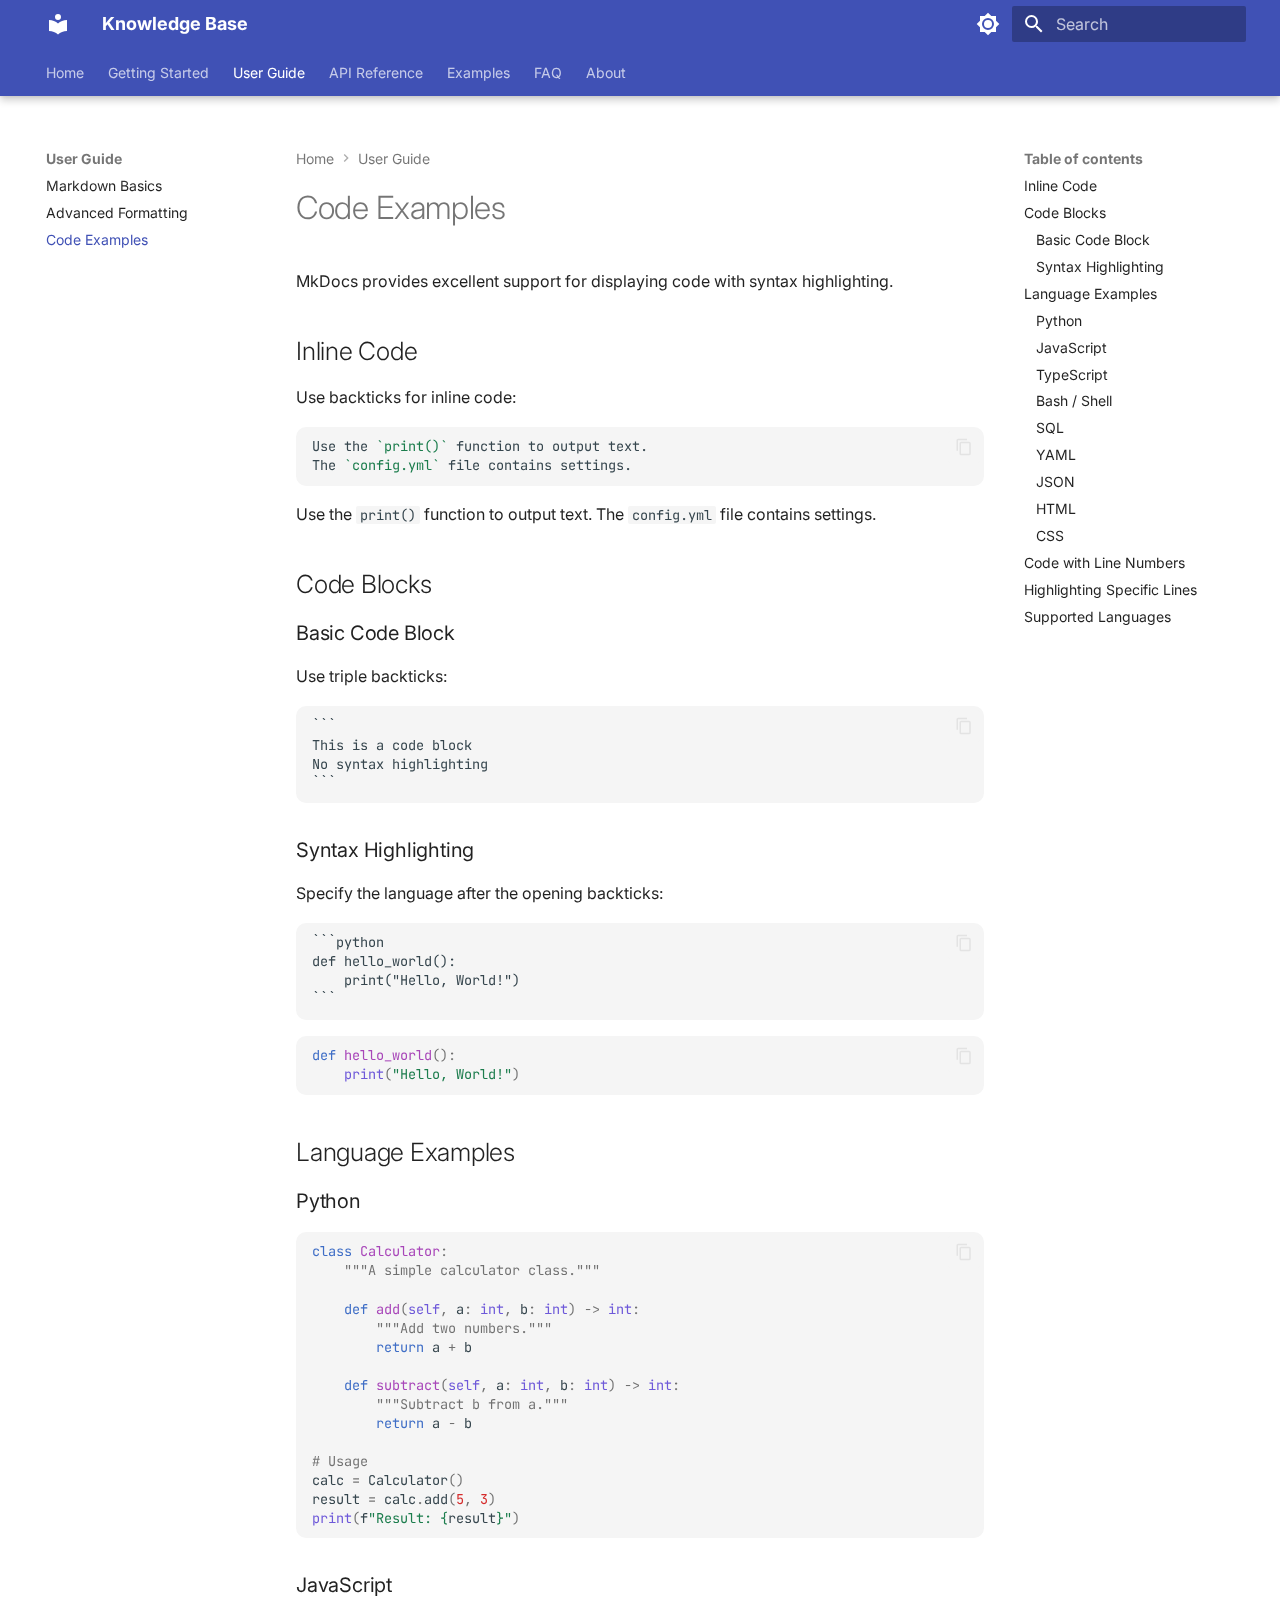
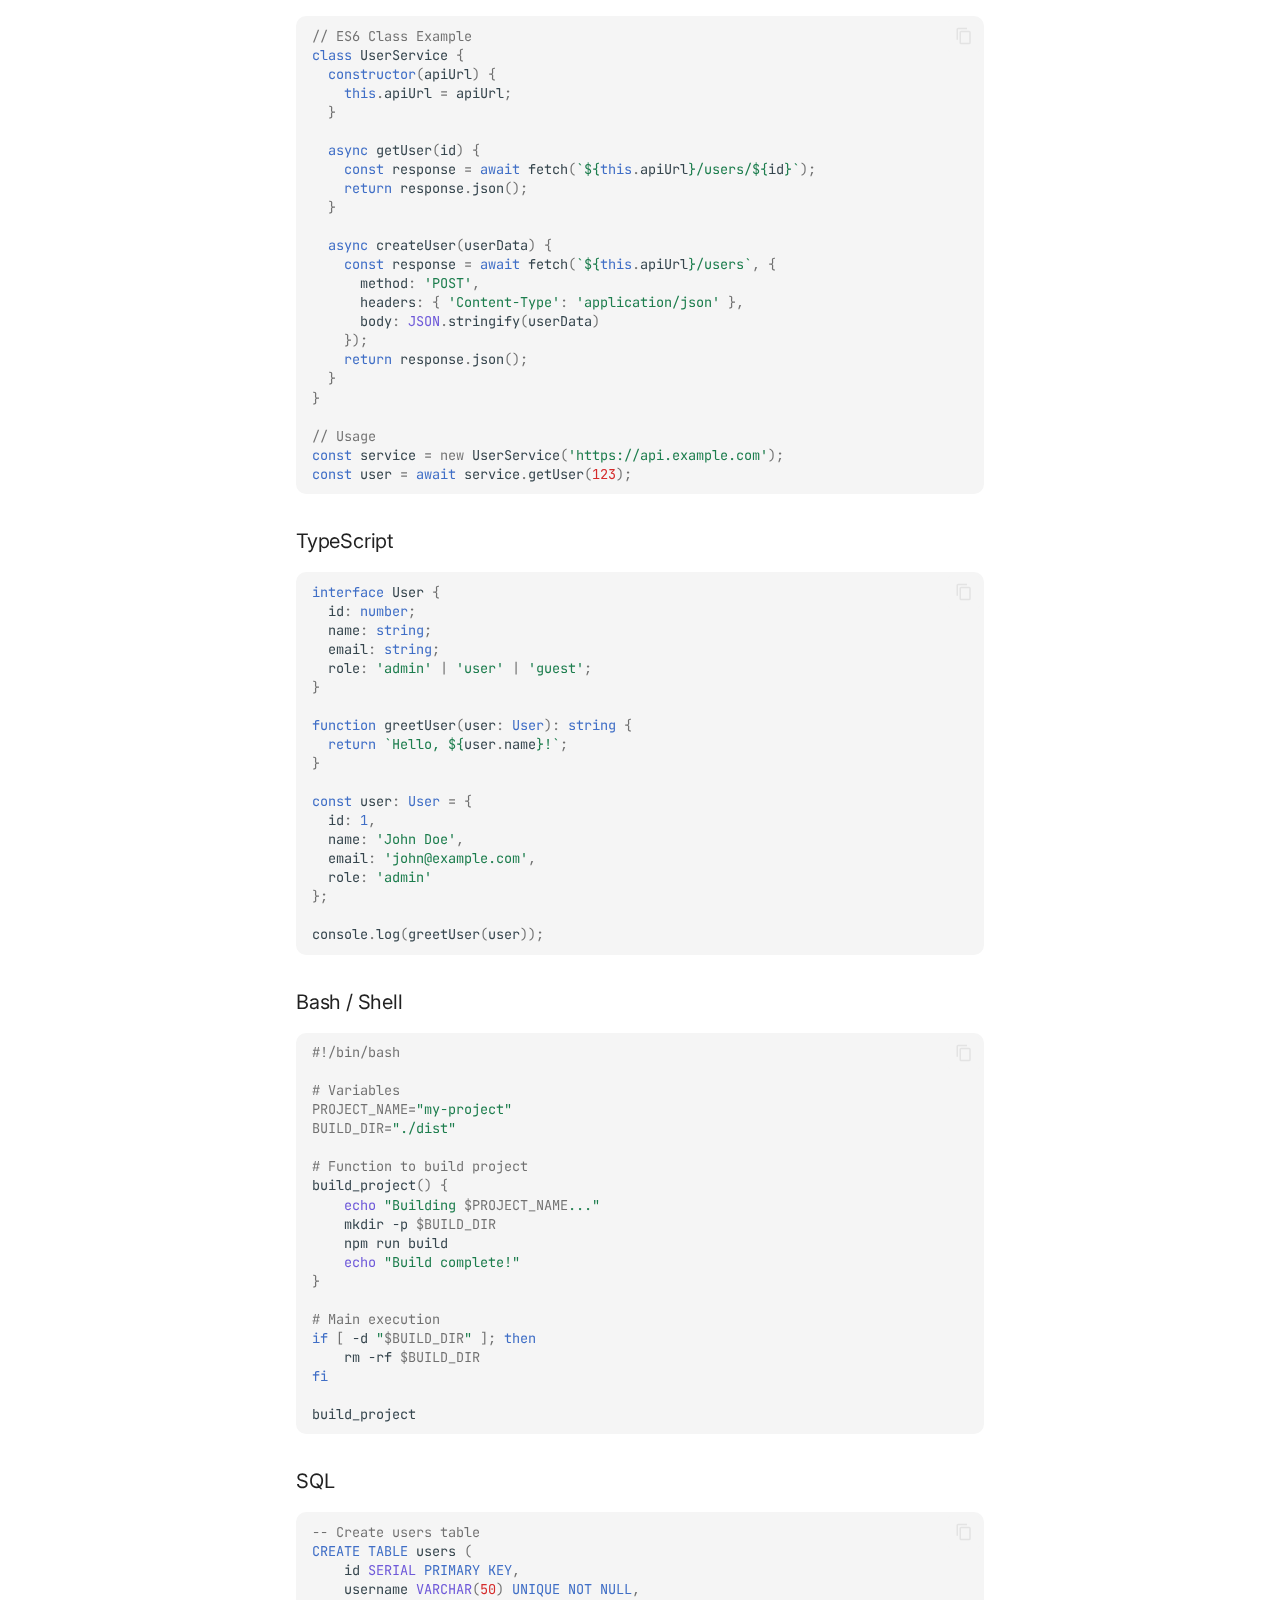
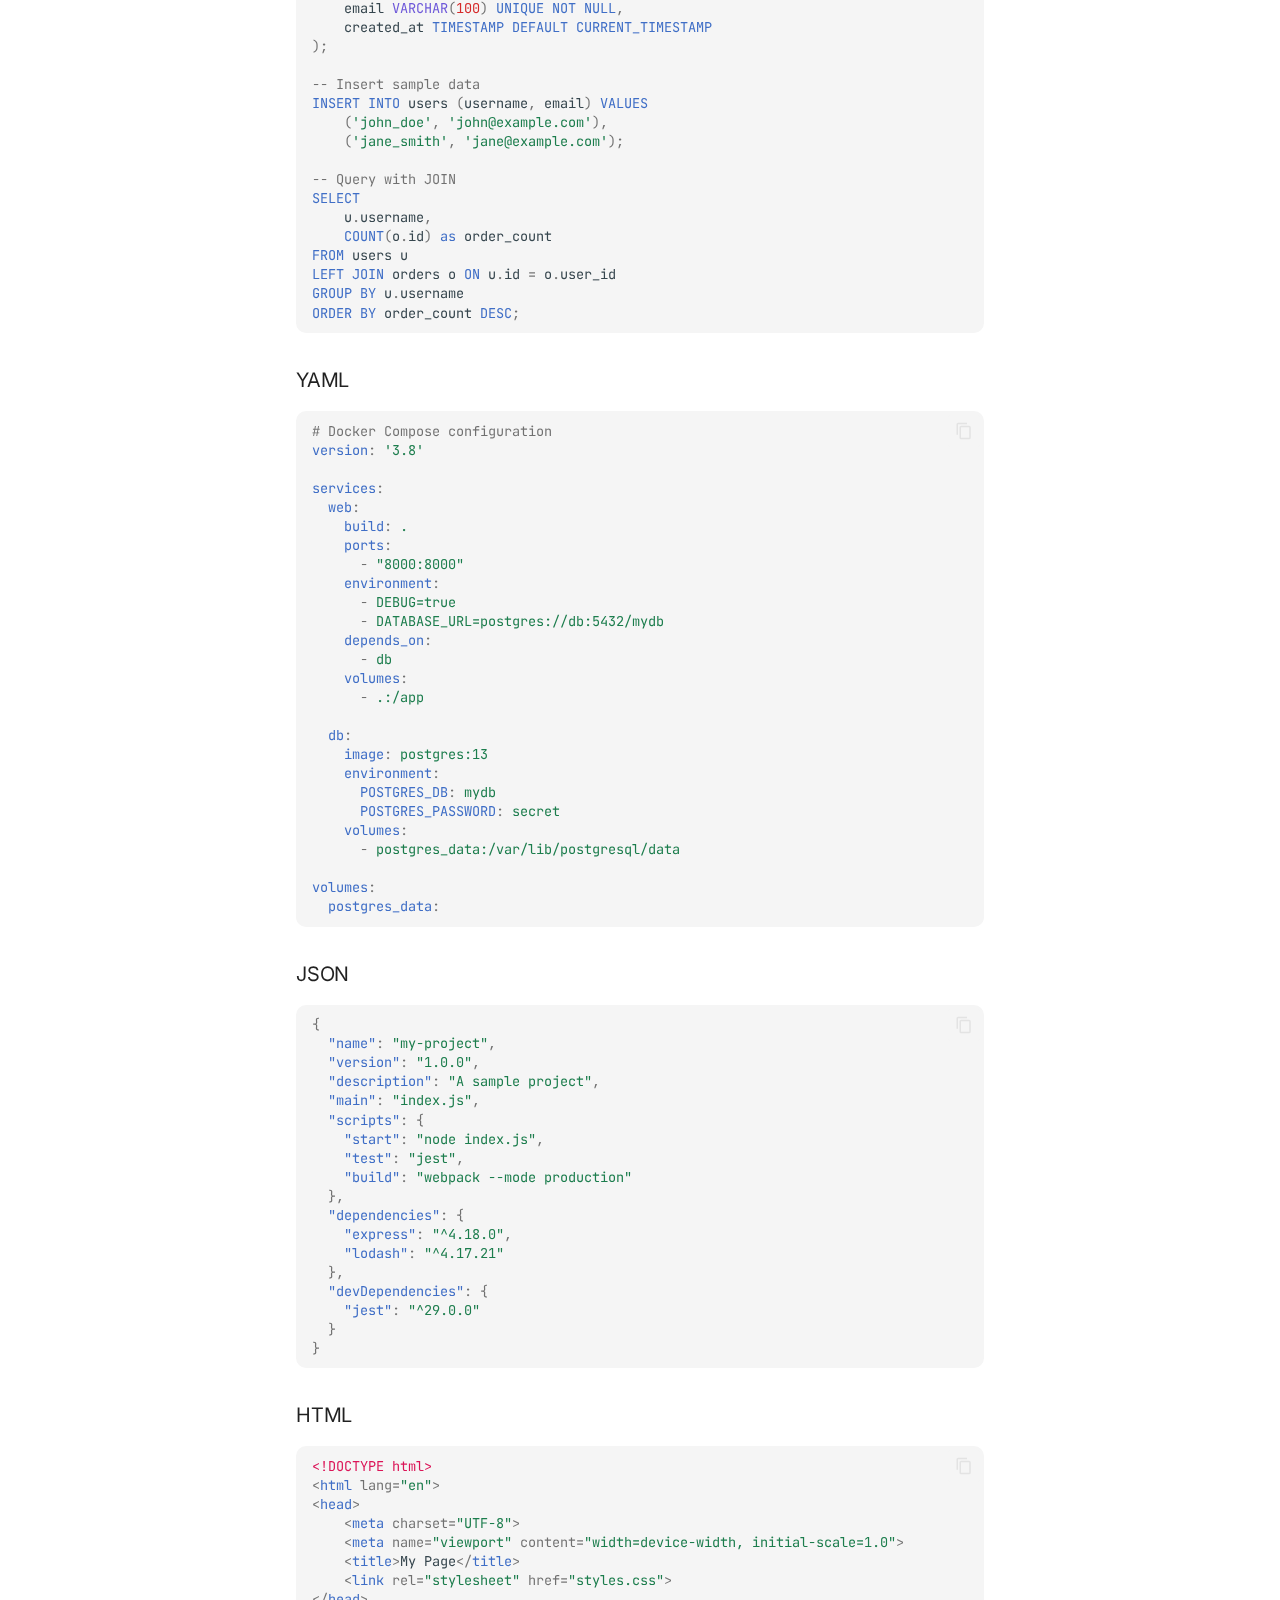
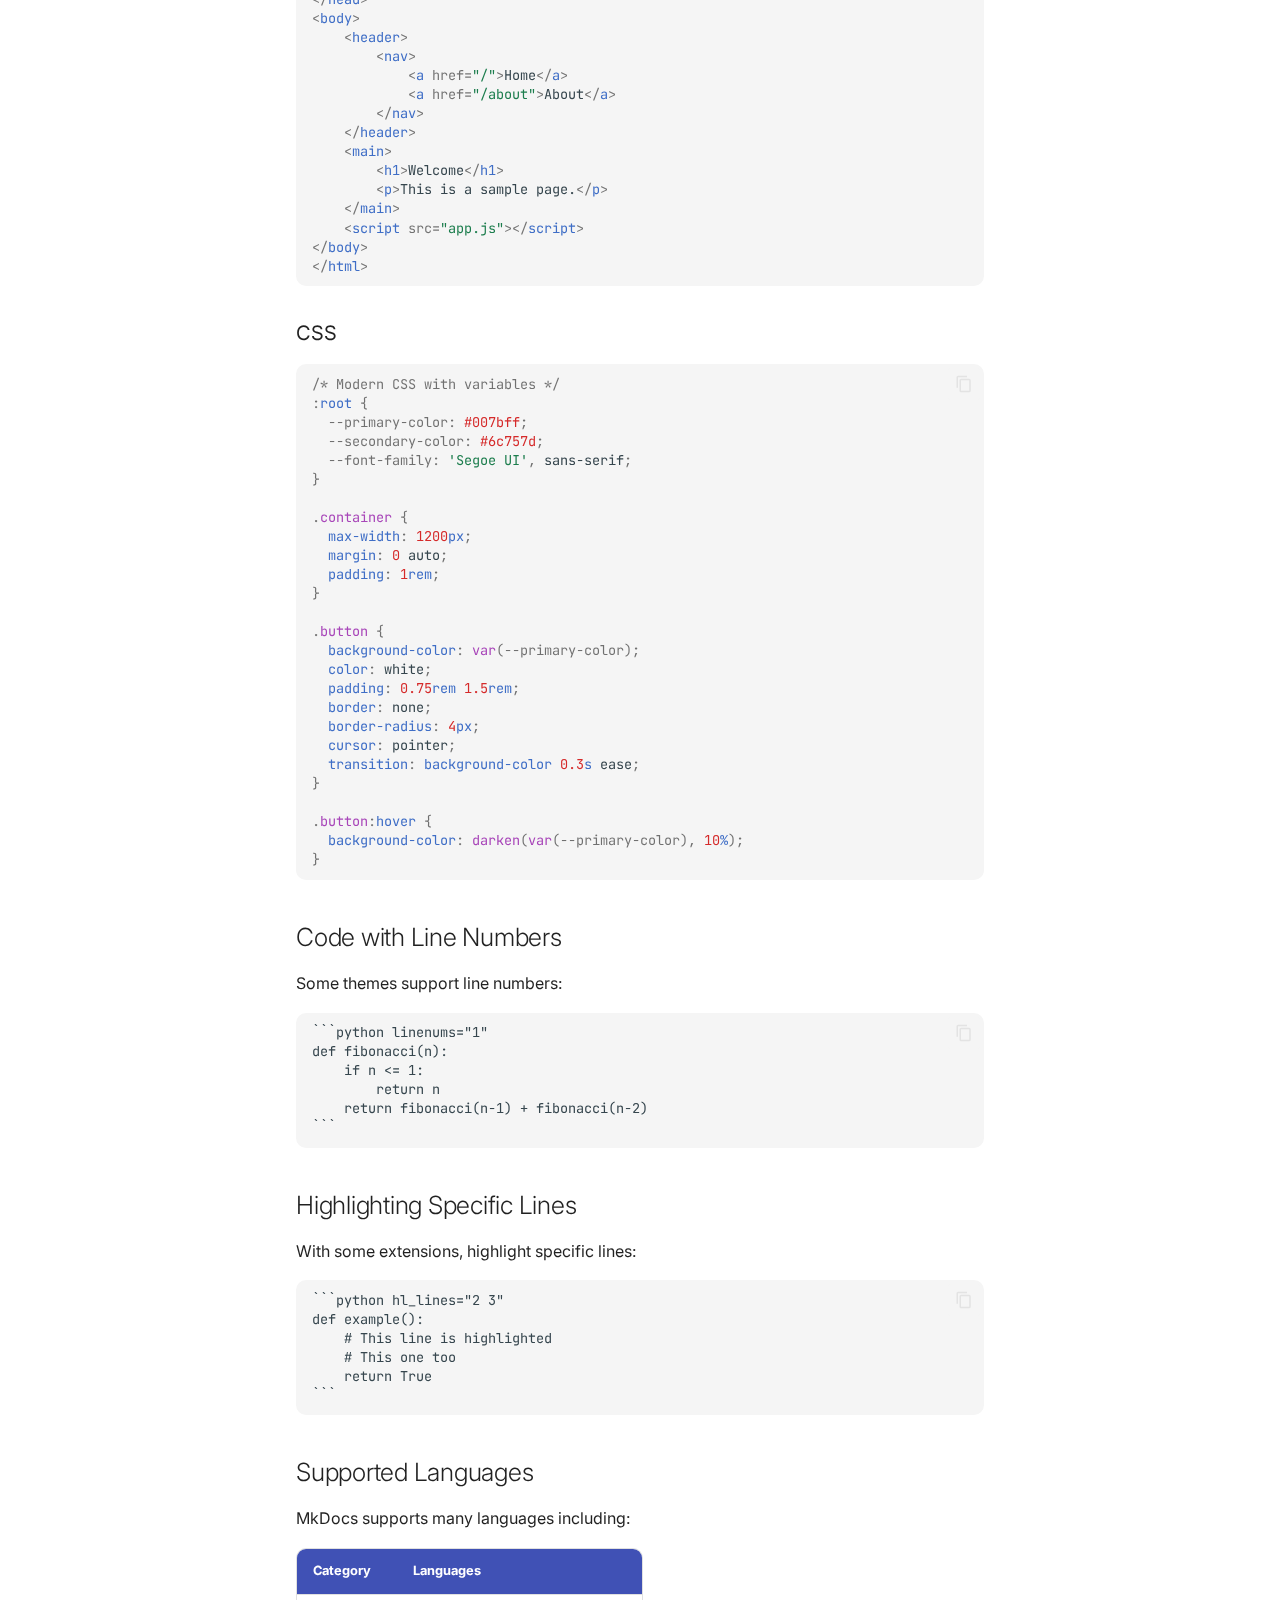
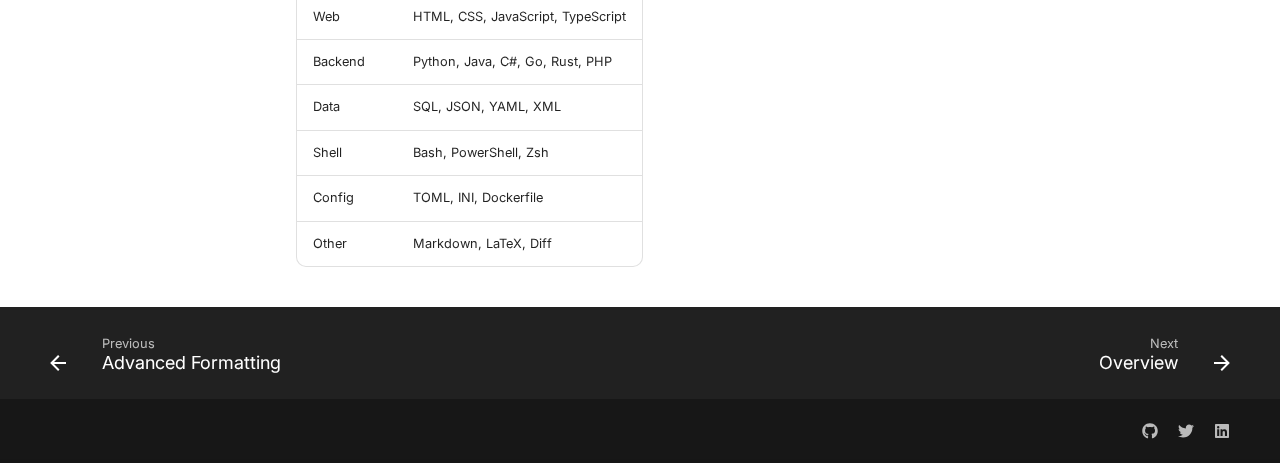
<file: user-guide/code-examples/index.html>
<!doctype html>
<html lang="en" class="no-js">
  <head>
    
      <meta charset="utf-8">
      <meta name="viewport" content="width=device-width,initial-scale=1">
      
        <meta name="description" content="A comprehensive documentation example">
      
      
        <meta name="author" content="Your Name">
      
      
      
        <link rel="prev" href="../advanced-formatting/">
      
      
        <link rel="next" href="../../api/overview/">
      
      
        
      
      
      <link rel="icon" href="../../assets/images/favicon.png">
      <meta name="generator" content="mkdocs-1.6.1, mkdocs-material-9.7.1">
    
    
      
        <title>Code Examples - Knowledge Base</title>
      
    
    
      <link rel="stylesheet" href="../../assets/stylesheets/main.484c7ddc.min.css">
      
        
        <link rel="stylesheet" href="../../assets/stylesheets/palette.ab4e12ef.min.css">
      
      


    
    
      
    
    
      
        
        
        <link rel="preconnect" href="https://fonts.gstatic.com" crossorigin>
        <link rel="stylesheet" href="https://fonts.googleapis.com/css?family=Inter:300,300i,400,400i,700,700i%7CJetBrains+Mono:400,400i,700,700i&display=fallback">
        <style>:root{--md-text-font:"Inter";--md-code-font:"JetBrains Mono"}</style>
      
    
    
      <link rel="stylesheet" href="../../stylesheets/extra.css">
    
    <script>__md_scope=new URL("../..",location),__md_hash=e=>[...e].reduce(((e,_)=>(e<<5)-e+_.charCodeAt(0)),0),__md_get=(e,_=localStorage,t=__md_scope)=>JSON.parse(_.getItem(t.pathname+"."+e)),__md_set=(e,_,t=localStorage,a=__md_scope)=>{try{t.setItem(a.pathname+"."+e,JSON.stringify(_))}catch(e){}}</script>
    
      

    
    
  </head>
  
  
    
    
      
    
    
    
    
    <body dir="ltr" data-md-color-scheme="default" data-md-color-primary="indigo" data-md-color-accent="indigo">
  
    
    <input class="md-toggle" data-md-toggle="drawer" type="checkbox" id="__drawer" autocomplete="off">
    <input class="md-toggle" data-md-toggle="search" type="checkbox" id="__search" autocomplete="off">
    <label class="md-overlay" for="__drawer"></label>
    <div data-md-component="skip">
      
        
        <a href="#code-examples" class="md-skip">
          Skip to content
        </a>
      
    </div>
    <div data-md-component="announce">
      
    </div>
    
      <div data-md-color-scheme="default" data-md-component="outdated" hidden>
        
      </div>
    
    
      

  

<header class="md-header md-header--shadow md-header--lifted" data-md-component="header">
  <nav class="md-header__inner md-grid" aria-label="Header">
    <a href="../.." title="Knowledge Base" class="md-header__button md-logo" aria-label="Knowledge Base" data-md-component="logo">
      
  
  <svg xmlns="http://www.w3.org/2000/svg" viewBox="0 0 24 24"><path d="M12 8a3 3 0 0 0 3-3 3 3 0 0 0-3-3 3 3 0 0 0-3 3 3 3 0 0 0 3 3m0 3.54C9.64 9.35 6.5 8 3 8v11c3.5 0 6.64 1.35 9 3.54 2.36-2.19 5.5-3.54 9-3.54V8c-3.5 0-6.64 1.35-9 3.54"/></svg>

    </a>
    <label class="md-header__button md-icon" for="__drawer">
      
      <svg xmlns="http://www.w3.org/2000/svg" viewBox="0 0 24 24"><path d="M3 6h18v2H3zm0 5h18v2H3zm0 5h18v2H3z"/></svg>
    </label>
    <div class="md-header__title" data-md-component="header-title">
      <div class="md-header__ellipsis">
        <div class="md-header__topic">
          <span class="md-ellipsis">
            Knowledge Base
          </span>
        </div>
        <div class="md-header__topic" data-md-component="header-topic">
          <span class="md-ellipsis">
            
              Code Examples
            
          </span>
        </div>
      </div>
    </div>
    
      
        <form class="md-header__option" data-md-component="palette">
  
    
    
    
    <input class="md-option" data-md-color-media="" data-md-color-scheme="default" data-md-color-primary="indigo" data-md-color-accent="indigo"  aria-label="Switch to dark mode"  type="radio" name="__palette" id="__palette_0">
    
      <label class="md-header__button md-icon" title="Switch to dark mode" for="__palette_1" hidden>
        <svg xmlns="http://www.w3.org/2000/svg" viewBox="0 0 24 24"><path d="M12 8a4 4 0 0 0-4 4 4 4 0 0 0 4 4 4 4 0 0 0 4-4 4 4 0 0 0-4-4m0 10a6 6 0 0 1-6-6 6 6 0 0 1 6-6 6 6 0 0 1 6 6 6 6 0 0 1-6 6m8-9.31V4h-4.69L12 .69 8.69 4H4v4.69L.69 12 4 15.31V20h4.69L12 23.31 15.31 20H20v-4.69L23.31 12z"/></svg>
      </label>
    
  
    
    
    
    <input class="md-option" data-md-color-media="" data-md-color-scheme="slate" data-md-color-primary="indigo" data-md-color-accent="indigo"  aria-label="Switch to light mode"  type="radio" name="__palette" id="__palette_1">
    
      <label class="md-header__button md-icon" title="Switch to light mode" for="__palette_0" hidden>
        <svg xmlns="http://www.w3.org/2000/svg" viewBox="0 0 24 24"><path d="M12 18c-.89 0-1.74-.2-2.5-.55C11.56 16.5 13 14.42 13 12s-1.44-4.5-3.5-5.45C10.26 6.2 11.11 6 12 6a6 6 0 0 1 6 6 6 6 0 0 1-6 6m8-9.31V4h-4.69L12 .69 8.69 4H4v4.69L.69 12 4 15.31V20h4.69L12 23.31 15.31 20H20v-4.69L23.31 12z"/></svg>
      </label>
    
  
</form>
      
    
    
      <script>var palette=__md_get("__palette");if(palette&&palette.color){if("(prefers-color-scheme)"===palette.color.media){var media=matchMedia("(prefers-color-scheme: light)"),input=document.querySelector(media.matches?"[data-md-color-media='(prefers-color-scheme: light)']":"[data-md-color-media='(prefers-color-scheme: dark)']");palette.color.media=input.getAttribute("data-md-color-media"),palette.color.scheme=input.getAttribute("data-md-color-scheme"),palette.color.primary=input.getAttribute("data-md-color-primary"),palette.color.accent=input.getAttribute("data-md-color-accent")}for(var[key,value]of Object.entries(palette.color))document.body.setAttribute("data-md-color-"+key,value)}</script>
    
    
    
      
      
        <label class="md-header__button md-icon" for="__search">
          
          <svg xmlns="http://www.w3.org/2000/svg" viewBox="0 0 24 24"><path d="M9.5 3A6.5 6.5 0 0 1 16 9.5c0 1.61-.59 3.09-1.56 4.23l.27.27h.79l5 5-1.5 1.5-5-5v-.79l-.27-.27A6.52 6.52 0 0 1 9.5 16 6.5 6.5 0 0 1 3 9.5 6.5 6.5 0 0 1 9.5 3m0 2C7 5 5 7 5 9.5S7 14 9.5 14 14 12 14 9.5 12 5 9.5 5"/></svg>
        </label>
        <div class="md-search" data-md-component="search" role="dialog">
  <label class="md-search__overlay" for="__search"></label>
  <div class="md-search__inner" role="search">
    <form class="md-search__form" name="search">
      <input type="text" class="md-search__input" name="query" aria-label="Search" placeholder="Search" autocapitalize="off" autocorrect="off" autocomplete="off" spellcheck="false" data-md-component="search-query" required>
      <label class="md-search__icon md-icon" for="__search">
        
        <svg xmlns="http://www.w3.org/2000/svg" viewBox="0 0 24 24"><path d="M9.5 3A6.5 6.5 0 0 1 16 9.5c0 1.61-.59 3.09-1.56 4.23l.27.27h.79l5 5-1.5 1.5-5-5v-.79l-.27-.27A6.52 6.52 0 0 1 9.5 16 6.5 6.5 0 0 1 3 9.5 6.5 6.5 0 0 1 9.5 3m0 2C7 5 5 7 5 9.5S7 14 9.5 14 14 12 14 9.5 12 5 9.5 5"/></svg>
        
        <svg xmlns="http://www.w3.org/2000/svg" viewBox="0 0 24 24"><path d="M20 11v2H8l5.5 5.5-1.42 1.42L4.16 12l7.92-7.92L13.5 5.5 8 11z"/></svg>
      </label>
      <nav class="md-search__options" aria-label="Search">
        
          <a href="javascript:void(0)" class="md-search__icon md-icon" title="Share" aria-label="Share" data-clipboard data-clipboard-text="" data-md-component="search-share" tabindex="-1">
            
            <svg xmlns="http://www.w3.org/2000/svg" viewBox="0 0 24 24"><path d="M18 16.08c-.76 0-1.44.3-1.96.77L8.91 12.7c.05-.23.09-.46.09-.7s-.04-.47-.09-.7l7.05-4.11c.54.5 1.25.81 2.04.81a3 3 0 0 0 3-3 3 3 0 0 0-3-3 3 3 0 0 0-3 3c0 .24.04.47.09.7L8.04 9.81C7.5 9.31 6.79 9 6 9a3 3 0 0 0-3 3 3 3 0 0 0 3 3c.79 0 1.5-.31 2.04-.81l7.12 4.15c-.05.21-.08.43-.08.66 0 1.61 1.31 2.91 2.92 2.91s2.92-1.3 2.92-2.91A2.92 2.92 0 0 0 18 16.08"/></svg>
          </a>
        
        <button type="reset" class="md-search__icon md-icon" title="Clear" aria-label="Clear" tabindex="-1">
          
          <svg xmlns="http://www.w3.org/2000/svg" viewBox="0 0 24 24"><path d="M19 6.41 17.59 5 12 10.59 6.41 5 5 6.41 10.59 12 5 17.59 6.41 19 12 13.41 17.59 19 19 17.59 13.41 12z"/></svg>
        </button>
      </nav>
      
        <div class="md-search__suggest" data-md-component="search-suggest"></div>
      
    </form>
    <div class="md-search__output">
      <div class="md-search__scrollwrap" tabindex="0" data-md-scrollfix>
        <div class="md-search-result" data-md-component="search-result">
          <div class="md-search-result__meta">
            Initializing search
          </div>
          <ol class="md-search-result__list" role="presentation"></ol>
        </div>
      </div>
    </div>
  </div>
</div>
      
    
    
  </nav>
  
    
      
<nav class="md-tabs" aria-label="Tabs" data-md-component="tabs">
  <div class="md-grid">
    <ul class="md-tabs__list">
      
        
  
  
  
  
    <li class="md-tabs__item">
      <a href="../.." class="md-tabs__link">
        
  
  
    
  
  Home

      </a>
    </li>
  

      
        
  
  
  
  
    
    
      <li class="md-tabs__item">
        <a href="../../getting-started/installation/" class="md-tabs__link">
          
  
  
  Getting Started

        </a>
      </li>
    
  

      
        
  
  
  
    
  
  
    
    
      <li class="md-tabs__item md-tabs__item--active">
        <a href="../markdown-basics/" class="md-tabs__link">
          
  
  
  User Guide

        </a>
      </li>
    
  

      
        
  
  
  
  
    
    
      <li class="md-tabs__item">
        <a href="../../api/overview/" class="md-tabs__link">
          
  
  
  API Reference

        </a>
      </li>
    
  

      
        
  
  
  
  
    
    
      <li class="md-tabs__item">
        <a href="../../examples/tables-lists/" class="md-tabs__link">
          
  
  
  Examples

        </a>
      </li>
    
  

      
        
  
  
  
  
    <li class="md-tabs__item">
      <a href="../../faq/" class="md-tabs__link">
        
  
  
    
  
  FAQ

      </a>
    </li>
  

      
        
  
  
  
  
    <li class="md-tabs__item">
      <a href="../../about/" class="md-tabs__link">
        
  
  
    
  
  About

      </a>
    </li>
  

      
    </ul>
  </div>
</nav>
    
  
</header>
    
    <div class="md-container" data-md-component="container">
      
      
        
      
      <main class="md-main" data-md-component="main">
        <div class="md-main__inner md-grid">
          
            
              
              <div class="md-sidebar md-sidebar--primary" data-md-component="sidebar" data-md-type="navigation" >
                <div class="md-sidebar__scrollwrap">
                  <div class="md-sidebar__inner">
                    


  


<nav class="md-nav md-nav--primary md-nav--lifted" aria-label="Navigation" data-md-level="0">
  <label class="md-nav__title" for="__drawer">
    <a href="../.." title="Knowledge Base" class="md-nav__button md-logo" aria-label="Knowledge Base" data-md-component="logo">
      
  
  <svg xmlns="http://www.w3.org/2000/svg" viewBox="0 0 24 24"><path d="M12 8a3 3 0 0 0 3-3 3 3 0 0 0-3-3 3 3 0 0 0-3 3 3 3 0 0 0 3 3m0 3.54C9.64 9.35 6.5 8 3 8v11c3.5 0 6.64 1.35 9 3.54 2.36-2.19 5.5-3.54 9-3.54V8c-3.5 0-6.64 1.35-9 3.54"/></svg>

    </a>
    Knowledge Base
  </label>
  
  <ul class="md-nav__list" data-md-scrollfix>
    
      
      
  
  
  
  
    <li class="md-nav__item">
      <a href="../.." class="md-nav__link">
        
  
  
  <span class="md-ellipsis">
    
  
    Home
  

    
  </span>
  
  

      </a>
    </li>
  

    
      
      
  
  
  
  
    
    
    
    
      
      
        
      
    
    
    <li class="md-nav__item md-nav__item--nested">
      
        
        
          
        
        <input class="md-nav__toggle md-toggle md-toggle--indeterminate" type="checkbox" id="__nav_2" >
        
          
          <label class="md-nav__link" for="__nav_2" id="__nav_2_label" tabindex="0">
            
  
  
  <span class="md-ellipsis">
    
  
    Getting Started
  

    
  </span>
  
  

            <span class="md-nav__icon md-icon"></span>
          </label>
        
        <nav class="md-nav" data-md-level="1" aria-labelledby="__nav_2_label" aria-expanded="false">
          <label class="md-nav__title" for="__nav_2">
            <span class="md-nav__icon md-icon"></span>
            
  
    Getting Started
  

          </label>
          <ul class="md-nav__list" data-md-scrollfix>
            
              
                
  
  
  
  
    <li class="md-nav__item">
      <a href="../../getting-started/installation/" class="md-nav__link">
        
  
  
  <span class="md-ellipsis">
    
  
    Installation
  

    
  </span>
  
  

      </a>
    </li>
  

              
            
              
                
  
  
  
  
    <li class="md-nav__item">
      <a href="../../getting-started/quickstart/" class="md-nav__link">
        
  
  
  <span class="md-ellipsis">
    
  
    Quick Start
  

    
  </span>
  
  

      </a>
    </li>
  

              
            
              
                
  
  
  
  
    <li class="md-nav__item">
      <a href="../../getting-started/configuration/" class="md-nav__link">
        
  
  
  <span class="md-ellipsis">
    
  
    Configuration
  

    
  </span>
  
  

      </a>
    </li>
  

              
            
          </ul>
        </nav>
      
    </li>
  

    
      
      
  
  
    
  
  
  
    
    
    
    
      
        
        
      
      
        
      
    
    
    <li class="md-nav__item md-nav__item--active md-nav__item--section md-nav__item--nested">
      
        
        
        <input class="md-nav__toggle md-toggle " type="checkbox" id="__nav_3" checked>
        
          
          <label class="md-nav__link" for="__nav_3" id="__nav_3_label" tabindex="">
            
  
  
  <span class="md-ellipsis">
    
  
    User Guide
  

    
  </span>
  
  

            <span class="md-nav__icon md-icon"></span>
          </label>
        
        <nav class="md-nav" data-md-level="1" aria-labelledby="__nav_3_label" aria-expanded="true">
          <label class="md-nav__title" for="__nav_3">
            <span class="md-nav__icon md-icon"></span>
            
  
    User Guide
  

          </label>
          <ul class="md-nav__list" data-md-scrollfix>
            
              
                
  
  
  
  
    <li class="md-nav__item">
      <a href="../markdown-basics/" class="md-nav__link">
        
  
  
  <span class="md-ellipsis">
    
  
    Markdown Basics
  

    
  </span>
  
  

      </a>
    </li>
  

              
            
              
                
  
  
  
  
    <li class="md-nav__item">
      <a href="../advanced-formatting/" class="md-nav__link">
        
  
  
  <span class="md-ellipsis">
    
  
    Advanced Formatting
  

    
  </span>
  
  

      </a>
    </li>
  

              
            
              
                
  
  
    
  
  
  
    <li class="md-nav__item md-nav__item--active">
      
      <input class="md-nav__toggle md-toggle" type="checkbox" id="__toc">
      
      
        
      
      
        <label class="md-nav__link md-nav__link--active" for="__toc">
          
  
  
  <span class="md-ellipsis">
    
  
    Code Examples
  

    
  </span>
  
  

          <span class="md-nav__icon md-icon"></span>
        </label>
      
      <a href="./" class="md-nav__link md-nav__link--active">
        
  
  
  <span class="md-ellipsis">
    
  
    Code Examples
  

    
  </span>
  
  

      </a>
      
        

<nav class="md-nav md-nav--secondary" aria-label="Table of contents">
  
  
  
    
  
  
    <label class="md-nav__title" for="__toc">
      <span class="md-nav__icon md-icon"></span>
      Table of contents
    </label>
    <ul class="md-nav__list" data-md-component="toc" data-md-scrollfix>
      
        <li class="md-nav__item">
  <a href="#inline-code" class="md-nav__link">
    <span class="md-ellipsis">
      
        Inline Code
      
    </span>
  </a>
  
</li>
      
        <li class="md-nav__item">
  <a href="#code-blocks" class="md-nav__link">
    <span class="md-ellipsis">
      
        Code Blocks
      
    </span>
  </a>
  
    <nav class="md-nav" aria-label="Code Blocks">
      <ul class="md-nav__list">
        
          <li class="md-nav__item">
  <a href="#basic-code-block" class="md-nav__link">
    <span class="md-ellipsis">
      
        Basic Code Block
      
    </span>
  </a>
  
</li>
        
          <li class="md-nav__item">
  <a href="#syntax-highlighting" class="md-nav__link">
    <span class="md-ellipsis">
      
        Syntax Highlighting
      
    </span>
  </a>
  
</li>
        
      </ul>
    </nav>
  
</li>
      
        <li class="md-nav__item">
  <a href="#language-examples" class="md-nav__link">
    <span class="md-ellipsis">
      
        Language Examples
      
    </span>
  </a>
  
    <nav class="md-nav" aria-label="Language Examples">
      <ul class="md-nav__list">
        
          <li class="md-nav__item">
  <a href="#python" class="md-nav__link">
    <span class="md-ellipsis">
      
        Python
      
    </span>
  </a>
  
</li>
        
          <li class="md-nav__item">
  <a href="#javascript" class="md-nav__link">
    <span class="md-ellipsis">
      
        JavaScript
      
    </span>
  </a>
  
</li>
        
          <li class="md-nav__item">
  <a href="#typescript" class="md-nav__link">
    <span class="md-ellipsis">
      
        TypeScript
      
    </span>
  </a>
  
</li>
        
          <li class="md-nav__item">
  <a href="#bash-shell" class="md-nav__link">
    <span class="md-ellipsis">
      
        Bash / Shell
      
    </span>
  </a>
  
</li>
        
          <li class="md-nav__item">
  <a href="#sql" class="md-nav__link">
    <span class="md-ellipsis">
      
        SQL
      
    </span>
  </a>
  
</li>
        
          <li class="md-nav__item">
  <a href="#yaml" class="md-nav__link">
    <span class="md-ellipsis">
      
        YAML
      
    </span>
  </a>
  
</li>
        
          <li class="md-nav__item">
  <a href="#json" class="md-nav__link">
    <span class="md-ellipsis">
      
        JSON
      
    </span>
  </a>
  
</li>
        
          <li class="md-nav__item">
  <a href="#html" class="md-nav__link">
    <span class="md-ellipsis">
      
        HTML
      
    </span>
  </a>
  
</li>
        
          <li class="md-nav__item">
  <a href="#css" class="md-nav__link">
    <span class="md-ellipsis">
      
        CSS
      
    </span>
  </a>
  
</li>
        
      </ul>
    </nav>
  
</li>
      
        <li class="md-nav__item">
  <a href="#code-with-line-numbers" class="md-nav__link">
    <span class="md-ellipsis">
      
        Code with Line Numbers
      
    </span>
  </a>
  
</li>
      
        <li class="md-nav__item">
  <a href="#highlighting-specific-lines" class="md-nav__link">
    <span class="md-ellipsis">
      
        Highlighting Specific Lines
      
    </span>
  </a>
  
</li>
      
        <li class="md-nav__item">
  <a href="#supported-languages" class="md-nav__link">
    <span class="md-ellipsis">
      
        Supported Languages
      
    </span>
  </a>
  
</li>
      
    </ul>
  
</nav>
      
    </li>
  

              
            
          </ul>
        </nav>
      
    </li>
  

    
      
      
  
  
  
  
    
    
    
    
      
      
        
      
    
    
    <li class="md-nav__item md-nav__item--nested">
      
        
        
          
        
        <input class="md-nav__toggle md-toggle md-toggle--indeterminate" type="checkbox" id="__nav_4" >
        
          
          <label class="md-nav__link" for="__nav_4" id="__nav_4_label" tabindex="0">
            
  
  
  <span class="md-ellipsis">
    
  
    API Reference
  

    
  </span>
  
  

            <span class="md-nav__icon md-icon"></span>
          </label>
        
        <nav class="md-nav" data-md-level="1" aria-labelledby="__nav_4_label" aria-expanded="false">
          <label class="md-nav__title" for="__nav_4">
            <span class="md-nav__icon md-icon"></span>
            
  
    API Reference
  

          </label>
          <ul class="md-nav__list" data-md-scrollfix>
            
              
                
  
  
  
  
    <li class="md-nav__item">
      <a href="../../api/overview/" class="md-nav__link">
        
  
  
  <span class="md-ellipsis">
    
  
    Overview
  

    
  </span>
  
  

      </a>
    </li>
  

              
            
              
                
  
  
  
  
    <li class="md-nav__item">
      <a href="../../api/endpoints/" class="md-nav__link">
        
  
  
  <span class="md-ellipsis">
    
  
    Endpoints
  

    
  </span>
  
  

      </a>
    </li>
  

              
            
          </ul>
        </nav>
      
    </li>
  

    
      
      
  
  
  
  
    
    
    
    
      
      
        
      
    
    
    <li class="md-nav__item md-nav__item--nested">
      
        
        
          
        
        <input class="md-nav__toggle md-toggle md-toggle--indeterminate" type="checkbox" id="__nav_5" >
        
          
          <label class="md-nav__link" for="__nav_5" id="__nav_5_label" tabindex="0">
            
  
  
  <span class="md-ellipsis">
    
  
    Examples
  

    
  </span>
  
  

            <span class="md-nav__icon md-icon"></span>
          </label>
        
        <nav class="md-nav" data-md-level="1" aria-labelledby="__nav_5_label" aria-expanded="false">
          <label class="md-nav__title" for="__nav_5">
            <span class="md-nav__icon md-icon"></span>
            
  
    Examples
  

          </label>
          <ul class="md-nav__list" data-md-scrollfix>
            
              
                
  
  
  
  
    <li class="md-nav__item">
      <a href="../../examples/tables-lists/" class="md-nav__link">
        
  
  
  <span class="md-ellipsis">
    
  
    Tables & Lists
  

    
  </span>
  
  

      </a>
    </li>
  

              
            
              
                
  
  
  
  
    <li class="md-nav__item">
      <a href="../../examples/images-media/" class="md-nav__link">
        
  
  
  <span class="md-ellipsis">
    
  
    Images & Media
  

    
  </span>
  
  

      </a>
    </li>
  

              
            
          </ul>
        </nav>
      
    </li>
  

    
      
      
  
  
  
  
    <li class="md-nav__item">
      <a href="../../faq/" class="md-nav__link">
        
  
  
  <span class="md-ellipsis">
    
  
    FAQ
  

    
  </span>
  
  

      </a>
    </li>
  

    
      
      
  
  
  
  
    <li class="md-nav__item">
      <a href="../../about/" class="md-nav__link">
        
  
  
  <span class="md-ellipsis">
    
  
    About
  

    
  </span>
  
  

      </a>
    </li>
  

    
  </ul>
</nav>
                  </div>
                </div>
              </div>
            
            
              
              <div class="md-sidebar md-sidebar--secondary" data-md-component="sidebar" data-md-type="toc" >
                <div class="md-sidebar__scrollwrap">
                  <div class="md-sidebar__inner">
                    

<nav class="md-nav md-nav--secondary" aria-label="Table of contents">
  
  
  
    
  
  
    <label class="md-nav__title" for="__toc">
      <span class="md-nav__icon md-icon"></span>
      Table of contents
    </label>
    <ul class="md-nav__list" data-md-component="toc" data-md-scrollfix>
      
        <li class="md-nav__item">
  <a href="#inline-code" class="md-nav__link">
    <span class="md-ellipsis">
      
        Inline Code
      
    </span>
  </a>
  
</li>
      
        <li class="md-nav__item">
  <a href="#code-blocks" class="md-nav__link">
    <span class="md-ellipsis">
      
        Code Blocks
      
    </span>
  </a>
  
    <nav class="md-nav" aria-label="Code Blocks">
      <ul class="md-nav__list">
        
          <li class="md-nav__item">
  <a href="#basic-code-block" class="md-nav__link">
    <span class="md-ellipsis">
      
        Basic Code Block
      
    </span>
  </a>
  
</li>
        
          <li class="md-nav__item">
  <a href="#syntax-highlighting" class="md-nav__link">
    <span class="md-ellipsis">
      
        Syntax Highlighting
      
    </span>
  </a>
  
</li>
        
      </ul>
    </nav>
  
</li>
      
        <li class="md-nav__item">
  <a href="#language-examples" class="md-nav__link">
    <span class="md-ellipsis">
      
        Language Examples
      
    </span>
  </a>
  
    <nav class="md-nav" aria-label="Language Examples">
      <ul class="md-nav__list">
        
          <li class="md-nav__item">
  <a href="#python" class="md-nav__link">
    <span class="md-ellipsis">
      
        Python
      
    </span>
  </a>
  
</li>
        
          <li class="md-nav__item">
  <a href="#javascript" class="md-nav__link">
    <span class="md-ellipsis">
      
        JavaScript
      
    </span>
  </a>
  
</li>
        
          <li class="md-nav__item">
  <a href="#typescript" class="md-nav__link">
    <span class="md-ellipsis">
      
        TypeScript
      
    </span>
  </a>
  
</li>
        
          <li class="md-nav__item">
  <a href="#bash-shell" class="md-nav__link">
    <span class="md-ellipsis">
      
        Bash / Shell
      
    </span>
  </a>
  
</li>
        
          <li class="md-nav__item">
  <a href="#sql" class="md-nav__link">
    <span class="md-ellipsis">
      
        SQL
      
    </span>
  </a>
  
</li>
        
          <li class="md-nav__item">
  <a href="#yaml" class="md-nav__link">
    <span class="md-ellipsis">
      
        YAML
      
    </span>
  </a>
  
</li>
        
          <li class="md-nav__item">
  <a href="#json" class="md-nav__link">
    <span class="md-ellipsis">
      
        JSON
      
    </span>
  </a>
  
</li>
        
          <li class="md-nav__item">
  <a href="#html" class="md-nav__link">
    <span class="md-ellipsis">
      
        HTML
      
    </span>
  </a>
  
</li>
        
          <li class="md-nav__item">
  <a href="#css" class="md-nav__link">
    <span class="md-ellipsis">
      
        CSS
      
    </span>
  </a>
  
</li>
        
      </ul>
    </nav>
  
</li>
      
        <li class="md-nav__item">
  <a href="#code-with-line-numbers" class="md-nav__link">
    <span class="md-ellipsis">
      
        Code with Line Numbers
      
    </span>
  </a>
  
</li>
      
        <li class="md-nav__item">
  <a href="#highlighting-specific-lines" class="md-nav__link">
    <span class="md-ellipsis">
      
        Highlighting Specific Lines
      
    </span>
  </a>
  
</li>
      
        <li class="md-nav__item">
  <a href="#supported-languages" class="md-nav__link">
    <span class="md-ellipsis">
      
        Supported Languages
      
    </span>
  </a>
  
</li>
      
    </ul>
  
</nav>
                  </div>
                </div>
              </div>
            
          
          
            <div class="md-content" data-md-component="content">
              
                



  


  <nav class="md-path" aria-label="Navigation" >
    <ol class="md-path__list">
      
        
  
  
    <li class="md-path__item">
      <a href="../.." class="md-path__link">
        
  <span class="md-ellipsis">
    Home
  </span>

      </a>
    </li>
  

      
      
        
  
  
    
    
      <li class="md-path__item">
        <a href="../markdown-basics/" class="md-path__link">
          
  <span class="md-ellipsis">
    User Guide
  </span>

        </a>
      </li>
    
  

      
    </ol>
  </nav>

              
              <article class="md-content__inner md-typeset">
                
                  



<h1 id="code-examples">Code Examples<a class="headerlink" href="#code-examples" title="Permanent link">&para;</a></h1>
<p>MkDocs provides excellent support for displaying code with syntax highlighting.</p>
<h2 id="inline-code">Inline Code<a class="headerlink" href="#inline-code" title="Permanent link">&para;</a></h2>
<p>Use backticks for inline code:</p>
<div class="language-markdown highlight"><pre><span></span><code><span id="__span-0-1"><a id="__codelineno-0-1" name="__codelineno-0-1" href="#__codelineno-0-1"></a>Use the <span class="sb">`print()`</span> function to output text.
</span><span id="__span-0-2"><a id="__codelineno-0-2" name="__codelineno-0-2" href="#__codelineno-0-2"></a>The <span class="sb">`config.yml`</span> file contains settings.
</span></code></pre></div>
<p>Use the <code>print()</code> function to output text.
The <code>config.yml</code> file contains settings.</p>
<h2 id="code-blocks">Code Blocks<a class="headerlink" href="#code-blocks" title="Permanent link">&para;</a></h2>
<h3 id="basic-code-block">Basic Code Block<a class="headerlink" href="#basic-code-block" title="Permanent link">&para;</a></h3>
<p>Use triple backticks:</p>
<div class="language-text highlight"><pre><span></span><code>```
This is a code block
No syntax highlighting
```
</code></pre></div>
<h3 id="syntax-highlighting">Syntax Highlighting<a class="headerlink" href="#syntax-highlighting" title="Permanent link">&para;</a></h3>
<p>Specify the language after the opening backticks:</p>
<div class="language-text highlight"><pre><span></span><code>```python
def hello_world():
    print(&quot;Hello, World!&quot;)
```
</code></pre></div>
<div class="language-python highlight"><pre><span></span><code><span id="__span-3-1"><a id="__codelineno-3-1" name="__codelineno-3-1" href="#__codelineno-3-1"></a><span class="k">def</span><span class="w"> </span><span class="nf">hello_world</span><span class="p">():</span>
</span><span id="__span-3-2"><a id="__codelineno-3-2" name="__codelineno-3-2" href="#__codelineno-3-2"></a>    <span class="nb">print</span><span class="p">(</span><span class="s2">&quot;Hello, World!&quot;</span><span class="p">)</span>
</span></code></pre></div>
<h2 id="language-examples">Language Examples<a class="headerlink" href="#language-examples" title="Permanent link">&para;</a></h2>
<h3 id="python">Python<a class="headerlink" href="#python" title="Permanent link">&para;</a></h3>
<div class="language-python highlight"><pre><span></span><code><span id="__span-4-1"><a id="__codelineno-4-1" name="__codelineno-4-1" href="#__codelineno-4-1"></a><span class="k">class</span><span class="w"> </span><span class="nc">Calculator</span><span class="p">:</span>
</span><span id="__span-4-2"><a id="__codelineno-4-2" name="__codelineno-4-2" href="#__codelineno-4-2"></a><span class="w">    </span><span class="sd">&quot;&quot;&quot;A simple calculator class.&quot;&quot;&quot;</span>
</span><span id="__span-4-3"><a id="__codelineno-4-3" name="__codelineno-4-3" href="#__codelineno-4-3"></a>
</span><span id="__span-4-4"><a id="__codelineno-4-4" name="__codelineno-4-4" href="#__codelineno-4-4"></a>    <span class="k">def</span><span class="w"> </span><span class="nf">add</span><span class="p">(</span><span class="bp">self</span><span class="p">,</span> <span class="n">a</span><span class="p">:</span> <span class="nb">int</span><span class="p">,</span> <span class="n">b</span><span class="p">:</span> <span class="nb">int</span><span class="p">)</span> <span class="o">-&gt;</span> <span class="nb">int</span><span class="p">:</span>
</span><span id="__span-4-5"><a id="__codelineno-4-5" name="__codelineno-4-5" href="#__codelineno-4-5"></a><span class="w">        </span><span class="sd">&quot;&quot;&quot;Add two numbers.&quot;&quot;&quot;</span>
</span><span id="__span-4-6"><a id="__codelineno-4-6" name="__codelineno-4-6" href="#__codelineno-4-6"></a>        <span class="k">return</span> <span class="n">a</span> <span class="o">+</span> <span class="n">b</span>
</span><span id="__span-4-7"><a id="__codelineno-4-7" name="__codelineno-4-7" href="#__codelineno-4-7"></a>
</span><span id="__span-4-8"><a id="__codelineno-4-8" name="__codelineno-4-8" href="#__codelineno-4-8"></a>    <span class="k">def</span><span class="w"> </span><span class="nf">subtract</span><span class="p">(</span><span class="bp">self</span><span class="p">,</span> <span class="n">a</span><span class="p">:</span> <span class="nb">int</span><span class="p">,</span> <span class="n">b</span><span class="p">:</span> <span class="nb">int</span><span class="p">)</span> <span class="o">-&gt;</span> <span class="nb">int</span><span class="p">:</span>
</span><span id="__span-4-9"><a id="__codelineno-4-9" name="__codelineno-4-9" href="#__codelineno-4-9"></a><span class="w">        </span><span class="sd">&quot;&quot;&quot;Subtract b from a.&quot;&quot;&quot;</span>
</span><span id="__span-4-10"><a id="__codelineno-4-10" name="__codelineno-4-10" href="#__codelineno-4-10"></a>        <span class="k">return</span> <span class="n">a</span> <span class="o">-</span> <span class="n">b</span>
</span><span id="__span-4-11"><a id="__codelineno-4-11" name="__codelineno-4-11" href="#__codelineno-4-11"></a>
</span><span id="__span-4-12"><a id="__codelineno-4-12" name="__codelineno-4-12" href="#__codelineno-4-12"></a><span class="c1"># Usage</span>
</span><span id="__span-4-13"><a id="__codelineno-4-13" name="__codelineno-4-13" href="#__codelineno-4-13"></a><span class="n">calc</span> <span class="o">=</span> <span class="n">Calculator</span><span class="p">()</span>
</span><span id="__span-4-14"><a id="__codelineno-4-14" name="__codelineno-4-14" href="#__codelineno-4-14"></a><span class="n">result</span> <span class="o">=</span> <span class="n">calc</span><span class="o">.</span><span class="n">add</span><span class="p">(</span><span class="mi">5</span><span class="p">,</span> <span class="mi">3</span><span class="p">)</span>
</span><span id="__span-4-15"><a id="__codelineno-4-15" name="__codelineno-4-15" href="#__codelineno-4-15"></a><span class="nb">print</span><span class="p">(</span><span class="sa">f</span><span class="s2">&quot;Result: </span><span class="si">{</span><span class="n">result</span><span class="si">}</span><span class="s2">&quot;</span><span class="p">)</span>
</span></code></pre></div>
<h3 id="javascript">JavaScript<a class="headerlink" href="#javascript" title="Permanent link">&para;</a></h3>
<div class="language-javascript highlight"><pre><span></span><code><span id="__span-5-1"><a id="__codelineno-5-1" name="__codelineno-5-1" href="#__codelineno-5-1"></a><span class="c1">// ES6 Class Example</span>
</span><span id="__span-5-2"><a id="__codelineno-5-2" name="__codelineno-5-2" href="#__codelineno-5-2"></a><span class="kd">class</span><span class="w"> </span><span class="nx">UserService</span><span class="w"> </span><span class="p">{</span>
</span><span id="__span-5-3"><a id="__codelineno-5-3" name="__codelineno-5-3" href="#__codelineno-5-3"></a><span class="w">  </span><span class="kr">constructor</span><span class="p">(</span><span class="nx">apiUrl</span><span class="p">)</span><span class="w"> </span><span class="p">{</span>
</span><span id="__span-5-4"><a id="__codelineno-5-4" name="__codelineno-5-4" href="#__codelineno-5-4"></a><span class="w">    </span><span class="k">this</span><span class="p">.</span><span class="nx">apiUrl</span><span class="w"> </span><span class="o">=</span><span class="w"> </span><span class="nx">apiUrl</span><span class="p">;</span>
</span><span id="__span-5-5"><a id="__codelineno-5-5" name="__codelineno-5-5" href="#__codelineno-5-5"></a><span class="w">  </span><span class="p">}</span>
</span><span id="__span-5-6"><a id="__codelineno-5-6" name="__codelineno-5-6" href="#__codelineno-5-6"></a>
</span><span id="__span-5-7"><a id="__codelineno-5-7" name="__codelineno-5-7" href="#__codelineno-5-7"></a><span class="w">  </span><span class="k">async</span><span class="w"> </span><span class="nx">getUser</span><span class="p">(</span><span class="nx">id</span><span class="p">)</span><span class="w"> </span><span class="p">{</span>
</span><span id="__span-5-8"><a id="__codelineno-5-8" name="__codelineno-5-8" href="#__codelineno-5-8"></a><span class="w">    </span><span class="kd">const</span><span class="w"> </span><span class="nx">response</span><span class="w"> </span><span class="o">=</span><span class="w"> </span><span class="k">await</span><span class="w"> </span><span class="nx">fetch</span><span class="p">(</span><span class="sb">`</span><span class="si">${</span><span class="k">this</span><span class="p">.</span><span class="nx">apiUrl</span><span class="si">}</span><span class="sb">/users/</span><span class="si">${</span><span class="nx">id</span><span class="si">}</span><span class="sb">`</span><span class="p">);</span>
</span><span id="__span-5-9"><a id="__codelineno-5-9" name="__codelineno-5-9" href="#__codelineno-5-9"></a><span class="w">    </span><span class="k">return</span><span class="w"> </span><span class="nx">response</span><span class="p">.</span><span class="nx">json</span><span class="p">();</span>
</span><span id="__span-5-10"><a id="__codelineno-5-10" name="__codelineno-5-10" href="#__codelineno-5-10"></a><span class="w">  </span><span class="p">}</span>
</span><span id="__span-5-11"><a id="__codelineno-5-11" name="__codelineno-5-11" href="#__codelineno-5-11"></a>
</span><span id="__span-5-12"><a id="__codelineno-5-12" name="__codelineno-5-12" href="#__codelineno-5-12"></a><span class="w">  </span><span class="k">async</span><span class="w"> </span><span class="nx">createUser</span><span class="p">(</span><span class="nx">userData</span><span class="p">)</span><span class="w"> </span><span class="p">{</span>
</span><span id="__span-5-13"><a id="__codelineno-5-13" name="__codelineno-5-13" href="#__codelineno-5-13"></a><span class="w">    </span><span class="kd">const</span><span class="w"> </span><span class="nx">response</span><span class="w"> </span><span class="o">=</span><span class="w"> </span><span class="k">await</span><span class="w"> </span><span class="nx">fetch</span><span class="p">(</span><span class="sb">`</span><span class="si">${</span><span class="k">this</span><span class="p">.</span><span class="nx">apiUrl</span><span class="si">}</span><span class="sb">/users`</span><span class="p">,</span><span class="w"> </span><span class="p">{</span>
</span><span id="__span-5-14"><a id="__codelineno-5-14" name="__codelineno-5-14" href="#__codelineno-5-14"></a><span class="w">      </span><span class="nx">method</span><span class="o">:</span><span class="w"> </span><span class="s1">&#39;POST&#39;</span><span class="p">,</span>
</span><span id="__span-5-15"><a id="__codelineno-5-15" name="__codelineno-5-15" href="#__codelineno-5-15"></a><span class="w">      </span><span class="nx">headers</span><span class="o">:</span><span class="w"> </span><span class="p">{</span><span class="w"> </span><span class="s1">&#39;Content-Type&#39;</span><span class="o">:</span><span class="w"> </span><span class="s1">&#39;application/json&#39;</span><span class="w"> </span><span class="p">},</span>
</span><span id="__span-5-16"><a id="__codelineno-5-16" name="__codelineno-5-16" href="#__codelineno-5-16"></a><span class="w">      </span><span class="nx">body</span><span class="o">:</span><span class="w"> </span><span class="nb">JSON</span><span class="p">.</span><span class="nx">stringify</span><span class="p">(</span><span class="nx">userData</span><span class="p">)</span>
</span><span id="__span-5-17"><a id="__codelineno-5-17" name="__codelineno-5-17" href="#__codelineno-5-17"></a><span class="w">    </span><span class="p">});</span>
</span><span id="__span-5-18"><a id="__codelineno-5-18" name="__codelineno-5-18" href="#__codelineno-5-18"></a><span class="w">    </span><span class="k">return</span><span class="w"> </span><span class="nx">response</span><span class="p">.</span><span class="nx">json</span><span class="p">();</span>
</span><span id="__span-5-19"><a id="__codelineno-5-19" name="__codelineno-5-19" href="#__codelineno-5-19"></a><span class="w">  </span><span class="p">}</span>
</span><span id="__span-5-20"><a id="__codelineno-5-20" name="__codelineno-5-20" href="#__codelineno-5-20"></a><span class="p">}</span>
</span><span id="__span-5-21"><a id="__codelineno-5-21" name="__codelineno-5-21" href="#__codelineno-5-21"></a>
</span><span id="__span-5-22"><a id="__codelineno-5-22" name="__codelineno-5-22" href="#__codelineno-5-22"></a><span class="c1">// Usage</span>
</span><span id="__span-5-23"><a id="__codelineno-5-23" name="__codelineno-5-23" href="#__codelineno-5-23"></a><span class="kd">const</span><span class="w"> </span><span class="nx">service</span><span class="w"> </span><span class="o">=</span><span class="w"> </span><span class="ow">new</span><span class="w"> </span><span class="nx">UserService</span><span class="p">(</span><span class="s1">&#39;https://api.example.com&#39;</span><span class="p">);</span>
</span><span id="__span-5-24"><a id="__codelineno-5-24" name="__codelineno-5-24" href="#__codelineno-5-24"></a><span class="kd">const</span><span class="w"> </span><span class="nx">user</span><span class="w"> </span><span class="o">=</span><span class="w"> </span><span class="k">await</span><span class="w"> </span><span class="nx">service</span><span class="p">.</span><span class="nx">getUser</span><span class="p">(</span><span class="mf">123</span><span class="p">);</span>
</span></code></pre></div>
<h3 id="typescript">TypeScript<a class="headerlink" href="#typescript" title="Permanent link">&para;</a></h3>
<div class="language-typescript highlight"><pre><span></span><code><span id="__span-6-1"><a id="__codelineno-6-1" name="__codelineno-6-1" href="#__codelineno-6-1"></a><span class="kd">interface</span><span class="w"> </span><span class="nx">User</span><span class="w"> </span><span class="p">{</span>
</span><span id="__span-6-2"><a id="__codelineno-6-2" name="__codelineno-6-2" href="#__codelineno-6-2"></a><span class="w">  </span><span class="nx">id</span><span class="o">:</span><span class="w"> </span><span class="kt">number</span><span class="p">;</span>
</span><span id="__span-6-3"><a id="__codelineno-6-3" name="__codelineno-6-3" href="#__codelineno-6-3"></a><span class="w">  </span><span class="nx">name</span><span class="o">:</span><span class="w"> </span><span class="kt">string</span><span class="p">;</span>
</span><span id="__span-6-4"><a id="__codelineno-6-4" name="__codelineno-6-4" href="#__codelineno-6-4"></a><span class="w">  </span><span class="nx">email</span><span class="o">:</span><span class="w"> </span><span class="kt">string</span><span class="p">;</span>
</span><span id="__span-6-5"><a id="__codelineno-6-5" name="__codelineno-6-5" href="#__codelineno-6-5"></a><span class="w">  </span><span class="nx">role</span><span class="o">:</span><span class="w"> </span><span class="s1">&#39;admin&#39;</span><span class="w"> </span><span class="o">|</span><span class="w"> </span><span class="s1">&#39;user&#39;</span><span class="w"> </span><span class="o">|</span><span class="w"> </span><span class="s1">&#39;guest&#39;</span><span class="p">;</span>
</span><span id="__span-6-6"><a id="__codelineno-6-6" name="__codelineno-6-6" href="#__codelineno-6-6"></a><span class="p">}</span>
</span><span id="__span-6-7"><a id="__codelineno-6-7" name="__codelineno-6-7" href="#__codelineno-6-7"></a>
</span><span id="__span-6-8"><a id="__codelineno-6-8" name="__codelineno-6-8" href="#__codelineno-6-8"></a><span class="kd">function</span><span class="w"> </span><span class="nx">greetUser</span><span class="p">(</span><span class="nx">user</span><span class="o">:</span><span class="w"> </span><span class="kt">User</span><span class="p">)</span><span class="o">:</span><span class="w"> </span><span class="kt">string</span><span class="w"> </span><span class="p">{</span>
</span><span id="__span-6-9"><a id="__codelineno-6-9" name="__codelineno-6-9" href="#__codelineno-6-9"></a><span class="w">  </span><span class="k">return</span><span class="w"> </span><span class="sb">`Hello, </span><span class="si">${</span><span class="nx">user</span><span class="p">.</span><span class="nx">name</span><span class="si">}</span><span class="sb">!`</span><span class="p">;</span>
</span><span id="__span-6-10"><a id="__codelineno-6-10" name="__codelineno-6-10" href="#__codelineno-6-10"></a><span class="p">}</span>
</span><span id="__span-6-11"><a id="__codelineno-6-11" name="__codelineno-6-11" href="#__codelineno-6-11"></a>
</span><span id="__span-6-12"><a id="__codelineno-6-12" name="__codelineno-6-12" href="#__codelineno-6-12"></a><span class="kd">const</span><span class="w"> </span><span class="nx">user</span><span class="o">:</span><span class="w"> </span><span class="kt">User</span><span class="w"> </span><span class="o">=</span><span class="w"> </span><span class="p">{</span>
</span><span id="__span-6-13"><a id="__codelineno-6-13" name="__codelineno-6-13" href="#__codelineno-6-13"></a><span class="w">  </span><span class="nx">id</span><span class="o">:</span><span class="w"> </span><span class="kt">1</span><span class="p">,</span>
</span><span id="__span-6-14"><a id="__codelineno-6-14" name="__codelineno-6-14" href="#__codelineno-6-14"></a><span class="w">  </span><span class="nx">name</span><span class="o">:</span><span class="w"> </span><span class="s1">&#39;John Doe&#39;</span><span class="p">,</span>
</span><span id="__span-6-15"><a id="__codelineno-6-15" name="__codelineno-6-15" href="#__codelineno-6-15"></a><span class="w">  </span><span class="nx">email</span><span class="o">:</span><span class="w"> </span><span class="s1">&#39;john@example.com&#39;</span><span class="p">,</span>
</span><span id="__span-6-16"><a id="__codelineno-6-16" name="__codelineno-6-16" href="#__codelineno-6-16"></a><span class="w">  </span><span class="nx">role</span><span class="o">:</span><span class="w"> </span><span class="s1">&#39;admin&#39;</span>
</span><span id="__span-6-17"><a id="__codelineno-6-17" name="__codelineno-6-17" href="#__codelineno-6-17"></a><span class="p">};</span>
</span><span id="__span-6-18"><a id="__codelineno-6-18" name="__codelineno-6-18" href="#__codelineno-6-18"></a>
</span><span id="__span-6-19"><a id="__codelineno-6-19" name="__codelineno-6-19" href="#__codelineno-6-19"></a><span class="nx">console</span><span class="p">.</span><span class="nx">log</span><span class="p">(</span><span class="nx">greetUser</span><span class="p">(</span><span class="nx">user</span><span class="p">));</span>
</span></code></pre></div>
<h3 id="bash-shell">Bash / Shell<a class="headerlink" href="#bash-shell" title="Permanent link">&para;</a></h3>
<div class="language-bash highlight"><pre><span></span><code><span id="__span-7-1"><a id="__codelineno-7-1" name="__codelineno-7-1" href="#__codelineno-7-1"></a><span class="ch">#!/bin/bash</span>
</span><span id="__span-7-2"><a id="__codelineno-7-2" name="__codelineno-7-2" href="#__codelineno-7-2"></a>
</span><span id="__span-7-3"><a id="__codelineno-7-3" name="__codelineno-7-3" href="#__codelineno-7-3"></a><span class="c1"># Variables</span>
</span><span id="__span-7-4"><a id="__codelineno-7-4" name="__codelineno-7-4" href="#__codelineno-7-4"></a><span class="nv">PROJECT_NAME</span><span class="o">=</span><span class="s2">&quot;my-project&quot;</span>
</span><span id="__span-7-5"><a id="__codelineno-7-5" name="__codelineno-7-5" href="#__codelineno-7-5"></a><span class="nv">BUILD_DIR</span><span class="o">=</span><span class="s2">&quot;./dist&quot;</span>
</span><span id="__span-7-6"><a id="__codelineno-7-6" name="__codelineno-7-6" href="#__codelineno-7-6"></a>
</span><span id="__span-7-7"><a id="__codelineno-7-7" name="__codelineno-7-7" href="#__codelineno-7-7"></a><span class="c1"># Function to build project</span>
</span><span id="__span-7-8"><a id="__codelineno-7-8" name="__codelineno-7-8" href="#__codelineno-7-8"></a>build_project<span class="o">()</span><span class="w"> </span><span class="o">{</span>
</span><span id="__span-7-9"><a id="__codelineno-7-9" name="__codelineno-7-9" href="#__codelineno-7-9"></a><span class="w">    </span><span class="nb">echo</span><span class="w"> </span><span class="s2">&quot;Building </span><span class="nv">$PROJECT_NAME</span><span class="s2">...&quot;</span>
</span><span id="__span-7-10"><a id="__codelineno-7-10" name="__codelineno-7-10" href="#__codelineno-7-10"></a><span class="w">    </span>mkdir<span class="w"> </span>-p<span class="w"> </span><span class="nv">$BUILD_DIR</span>
</span><span id="__span-7-11"><a id="__codelineno-7-11" name="__codelineno-7-11" href="#__codelineno-7-11"></a><span class="w">    </span>npm<span class="w"> </span>run<span class="w"> </span>build
</span><span id="__span-7-12"><a id="__codelineno-7-12" name="__codelineno-7-12" href="#__codelineno-7-12"></a><span class="w">    </span><span class="nb">echo</span><span class="w"> </span><span class="s2">&quot;Build complete!&quot;</span>
</span><span id="__span-7-13"><a id="__codelineno-7-13" name="__codelineno-7-13" href="#__codelineno-7-13"></a><span class="o">}</span>
</span><span id="__span-7-14"><a id="__codelineno-7-14" name="__codelineno-7-14" href="#__codelineno-7-14"></a>
</span><span id="__span-7-15"><a id="__codelineno-7-15" name="__codelineno-7-15" href="#__codelineno-7-15"></a><span class="c1"># Main execution</span>
</span><span id="__span-7-16"><a id="__codelineno-7-16" name="__codelineno-7-16" href="#__codelineno-7-16"></a><span class="k">if</span><span class="w"> </span><span class="o">[</span><span class="w"> </span>-d<span class="w"> </span><span class="s2">&quot;</span><span class="nv">$BUILD_DIR</span><span class="s2">&quot;</span><span class="w"> </span><span class="o">]</span><span class="p">;</span><span class="w"> </span><span class="k">then</span>
</span><span id="__span-7-17"><a id="__codelineno-7-17" name="__codelineno-7-17" href="#__codelineno-7-17"></a><span class="w">    </span>rm<span class="w"> </span>-rf<span class="w"> </span><span class="nv">$BUILD_DIR</span>
</span><span id="__span-7-18"><a id="__codelineno-7-18" name="__codelineno-7-18" href="#__codelineno-7-18"></a><span class="k">fi</span>
</span><span id="__span-7-19"><a id="__codelineno-7-19" name="__codelineno-7-19" href="#__codelineno-7-19"></a>
</span><span id="__span-7-20"><a id="__codelineno-7-20" name="__codelineno-7-20" href="#__codelineno-7-20"></a>build_project
</span></code></pre></div>
<h3 id="sql">SQL<a class="headerlink" href="#sql" title="Permanent link">&para;</a></h3>
<div class="language-sql highlight"><pre><span></span><code><span id="__span-8-1"><a id="__codelineno-8-1" name="__codelineno-8-1" href="#__codelineno-8-1"></a><span class="c1">-- Create users table</span>
</span><span id="__span-8-2"><a id="__codelineno-8-2" name="__codelineno-8-2" href="#__codelineno-8-2"></a><span class="k">CREATE</span><span class="w"> </span><span class="k">TABLE</span><span class="w"> </span><span class="n">users</span><span class="w"> </span><span class="p">(</span>
</span><span id="__span-8-3"><a id="__codelineno-8-3" name="__codelineno-8-3" href="#__codelineno-8-3"></a><span class="w">    </span><span class="n">id</span><span class="w"> </span><span class="nb">SERIAL</span><span class="w"> </span><span class="k">PRIMARY</span><span class="w"> </span><span class="k">KEY</span><span class="p">,</span>
</span><span id="__span-8-4"><a id="__codelineno-8-4" name="__codelineno-8-4" href="#__codelineno-8-4"></a><span class="w">    </span><span class="n">username</span><span class="w"> </span><span class="nb">VARCHAR</span><span class="p">(</span><span class="mi">50</span><span class="p">)</span><span class="w"> </span><span class="k">UNIQUE</span><span class="w"> </span><span class="k">NOT</span><span class="w"> </span><span class="k">NULL</span><span class="p">,</span>
</span><span id="__span-8-5"><a id="__codelineno-8-5" name="__codelineno-8-5" href="#__codelineno-8-5"></a><span class="w">    </span><span class="n">email</span><span class="w"> </span><span class="nb">VARCHAR</span><span class="p">(</span><span class="mi">100</span><span class="p">)</span><span class="w"> </span><span class="k">UNIQUE</span><span class="w"> </span><span class="k">NOT</span><span class="w"> </span><span class="k">NULL</span><span class="p">,</span>
</span><span id="__span-8-6"><a id="__codelineno-8-6" name="__codelineno-8-6" href="#__codelineno-8-6"></a><span class="w">    </span><span class="n">created_at</span><span class="w"> </span><span class="k">TIMESTAMP</span><span class="w"> </span><span class="k">DEFAULT</span><span class="w"> </span><span class="k">CURRENT_TIMESTAMP</span>
</span><span id="__span-8-7"><a id="__codelineno-8-7" name="__codelineno-8-7" href="#__codelineno-8-7"></a><span class="p">);</span>
</span><span id="__span-8-8"><a id="__codelineno-8-8" name="__codelineno-8-8" href="#__codelineno-8-8"></a>
</span><span id="__span-8-9"><a id="__codelineno-8-9" name="__codelineno-8-9" href="#__codelineno-8-9"></a><span class="c1">-- Insert sample data</span>
</span><span id="__span-8-10"><a id="__codelineno-8-10" name="__codelineno-8-10" href="#__codelineno-8-10"></a><span class="k">INSERT</span><span class="w"> </span><span class="k">INTO</span><span class="w"> </span><span class="n">users</span><span class="w"> </span><span class="p">(</span><span class="n">username</span><span class="p">,</span><span class="w"> </span><span class="n">email</span><span class="p">)</span><span class="w"> </span><span class="k">VALUES</span>
</span><span id="__span-8-11"><a id="__codelineno-8-11" name="__codelineno-8-11" href="#__codelineno-8-11"></a><span class="w">    </span><span class="p">(</span><span class="s1">&#39;john_doe&#39;</span><span class="p">,</span><span class="w"> </span><span class="s1">&#39;john@example.com&#39;</span><span class="p">),</span>
</span><span id="__span-8-12"><a id="__codelineno-8-12" name="__codelineno-8-12" href="#__codelineno-8-12"></a><span class="w">    </span><span class="p">(</span><span class="s1">&#39;jane_smith&#39;</span><span class="p">,</span><span class="w"> </span><span class="s1">&#39;jane@example.com&#39;</span><span class="p">);</span>
</span><span id="__span-8-13"><a id="__codelineno-8-13" name="__codelineno-8-13" href="#__codelineno-8-13"></a>
</span><span id="__span-8-14"><a id="__codelineno-8-14" name="__codelineno-8-14" href="#__codelineno-8-14"></a><span class="c1">-- Query with JOIN</span>
</span><span id="__span-8-15"><a id="__codelineno-8-15" name="__codelineno-8-15" href="#__codelineno-8-15"></a><span class="k">SELECT</span>
</span><span id="__span-8-16"><a id="__codelineno-8-16" name="__codelineno-8-16" href="#__codelineno-8-16"></a><span class="w">    </span><span class="n">u</span><span class="p">.</span><span class="n">username</span><span class="p">,</span>
</span><span id="__span-8-17"><a id="__codelineno-8-17" name="__codelineno-8-17" href="#__codelineno-8-17"></a><span class="w">    </span><span class="k">COUNT</span><span class="p">(</span><span class="n">o</span><span class="p">.</span><span class="n">id</span><span class="p">)</span><span class="w"> </span><span class="k">as</span><span class="w"> </span><span class="n">order_count</span>
</span><span id="__span-8-18"><a id="__codelineno-8-18" name="__codelineno-8-18" href="#__codelineno-8-18"></a><span class="k">FROM</span><span class="w"> </span><span class="n">users</span><span class="w"> </span><span class="n">u</span>
</span><span id="__span-8-19"><a id="__codelineno-8-19" name="__codelineno-8-19" href="#__codelineno-8-19"></a><span class="k">LEFT</span><span class="w"> </span><span class="k">JOIN</span><span class="w"> </span><span class="n">orders</span><span class="w"> </span><span class="n">o</span><span class="w"> </span><span class="k">ON</span><span class="w"> </span><span class="n">u</span><span class="p">.</span><span class="n">id</span><span class="w"> </span><span class="o">=</span><span class="w"> </span><span class="n">o</span><span class="p">.</span><span class="n">user_id</span>
</span><span id="__span-8-20"><a id="__codelineno-8-20" name="__codelineno-8-20" href="#__codelineno-8-20"></a><span class="k">GROUP</span><span class="w"> </span><span class="k">BY</span><span class="w"> </span><span class="n">u</span><span class="p">.</span><span class="n">username</span>
</span><span id="__span-8-21"><a id="__codelineno-8-21" name="__codelineno-8-21" href="#__codelineno-8-21"></a><span class="k">ORDER</span><span class="w"> </span><span class="k">BY</span><span class="w"> </span><span class="n">order_count</span><span class="w"> </span><span class="k">DESC</span><span class="p">;</span>
</span></code></pre></div>
<h3 id="yaml">YAML<a class="headerlink" href="#yaml" title="Permanent link">&para;</a></h3>
<div class="language-yaml highlight"><pre><span></span><code><span id="__span-9-1"><a id="__codelineno-9-1" name="__codelineno-9-1" href="#__codelineno-9-1"></a><span class="c1"># Docker Compose configuration</span>
</span><span id="__span-9-2"><a id="__codelineno-9-2" name="__codelineno-9-2" href="#__codelineno-9-2"></a><span class="nt">version</span><span class="p">:</span><span class="w"> </span><span class="s">&#39;3.8&#39;</span>
</span><span id="__span-9-3"><a id="__codelineno-9-3" name="__codelineno-9-3" href="#__codelineno-9-3"></a>
</span><span id="__span-9-4"><a id="__codelineno-9-4" name="__codelineno-9-4" href="#__codelineno-9-4"></a><span class="nt">services</span><span class="p">:</span>
</span><span id="__span-9-5"><a id="__codelineno-9-5" name="__codelineno-9-5" href="#__codelineno-9-5"></a><span class="w">  </span><span class="nt">web</span><span class="p">:</span>
</span><span id="__span-9-6"><a id="__codelineno-9-6" name="__codelineno-9-6" href="#__codelineno-9-6"></a><span class="w">    </span><span class="nt">build</span><span class="p">:</span><span class="w"> </span><span class="l l-Scalar l-Scalar-Plain">.</span>
</span><span id="__span-9-7"><a id="__codelineno-9-7" name="__codelineno-9-7" href="#__codelineno-9-7"></a><span class="w">    </span><span class="nt">ports</span><span class="p">:</span>
</span><span id="__span-9-8"><a id="__codelineno-9-8" name="__codelineno-9-8" href="#__codelineno-9-8"></a><span class="w">      </span><span class="p p-Indicator">-</span><span class="w"> </span><span class="s">&quot;8000:8000&quot;</span>
</span><span id="__span-9-9"><a id="__codelineno-9-9" name="__codelineno-9-9" href="#__codelineno-9-9"></a><span class="w">    </span><span class="nt">environment</span><span class="p">:</span>
</span><span id="__span-9-10"><a id="__codelineno-9-10" name="__codelineno-9-10" href="#__codelineno-9-10"></a><span class="w">      </span><span class="p p-Indicator">-</span><span class="w"> </span><span class="l l-Scalar l-Scalar-Plain">DEBUG=true</span>
</span><span id="__span-9-11"><a id="__codelineno-9-11" name="__codelineno-9-11" href="#__codelineno-9-11"></a><span class="w">      </span><span class="p p-Indicator">-</span><span class="w"> </span><span class="l l-Scalar l-Scalar-Plain">DATABASE_URL=postgres://db:5432/mydb</span>
</span><span id="__span-9-12"><a id="__codelineno-9-12" name="__codelineno-9-12" href="#__codelineno-9-12"></a><span class="w">    </span><span class="nt">depends_on</span><span class="p">:</span>
</span><span id="__span-9-13"><a id="__codelineno-9-13" name="__codelineno-9-13" href="#__codelineno-9-13"></a><span class="w">      </span><span class="p p-Indicator">-</span><span class="w"> </span><span class="l l-Scalar l-Scalar-Plain">db</span>
</span><span id="__span-9-14"><a id="__codelineno-9-14" name="__codelineno-9-14" href="#__codelineno-9-14"></a><span class="w">    </span><span class="nt">volumes</span><span class="p">:</span>
</span><span id="__span-9-15"><a id="__codelineno-9-15" name="__codelineno-9-15" href="#__codelineno-9-15"></a><span class="w">      </span><span class="p p-Indicator">-</span><span class="w"> </span><span class="l l-Scalar l-Scalar-Plain">.:/app</span>
</span><span id="__span-9-16"><a id="__codelineno-9-16" name="__codelineno-9-16" href="#__codelineno-9-16"></a>
</span><span id="__span-9-17"><a id="__codelineno-9-17" name="__codelineno-9-17" href="#__codelineno-9-17"></a><span class="w">  </span><span class="nt">db</span><span class="p">:</span>
</span><span id="__span-9-18"><a id="__codelineno-9-18" name="__codelineno-9-18" href="#__codelineno-9-18"></a><span class="w">    </span><span class="nt">image</span><span class="p">:</span><span class="w"> </span><span class="l l-Scalar l-Scalar-Plain">postgres:13</span>
</span><span id="__span-9-19"><a id="__codelineno-9-19" name="__codelineno-9-19" href="#__codelineno-9-19"></a><span class="w">    </span><span class="nt">environment</span><span class="p">:</span>
</span><span id="__span-9-20"><a id="__codelineno-9-20" name="__codelineno-9-20" href="#__codelineno-9-20"></a><span class="w">      </span><span class="nt">POSTGRES_DB</span><span class="p">:</span><span class="w"> </span><span class="l l-Scalar l-Scalar-Plain">mydb</span>
</span><span id="__span-9-21"><a id="__codelineno-9-21" name="__codelineno-9-21" href="#__codelineno-9-21"></a><span class="w">      </span><span class="nt">POSTGRES_PASSWORD</span><span class="p">:</span><span class="w"> </span><span class="l l-Scalar l-Scalar-Plain">secret</span>
</span><span id="__span-9-22"><a id="__codelineno-9-22" name="__codelineno-9-22" href="#__codelineno-9-22"></a><span class="w">    </span><span class="nt">volumes</span><span class="p">:</span>
</span><span id="__span-9-23"><a id="__codelineno-9-23" name="__codelineno-9-23" href="#__codelineno-9-23"></a><span class="w">      </span><span class="p p-Indicator">-</span><span class="w"> </span><span class="l l-Scalar l-Scalar-Plain">postgres_data:/var/lib/postgresql/data</span>
</span><span id="__span-9-24"><a id="__codelineno-9-24" name="__codelineno-9-24" href="#__codelineno-9-24"></a>
</span><span id="__span-9-25"><a id="__codelineno-9-25" name="__codelineno-9-25" href="#__codelineno-9-25"></a><span class="nt">volumes</span><span class="p">:</span>
</span><span id="__span-9-26"><a id="__codelineno-9-26" name="__codelineno-9-26" href="#__codelineno-9-26"></a><span class="w">  </span><span class="nt">postgres_data</span><span class="p">:</span>
</span></code></pre></div>
<h3 id="json">JSON<a class="headerlink" href="#json" title="Permanent link">&para;</a></h3>
<div class="language-json highlight"><pre><span></span><code><span id="__span-10-1"><a id="__codelineno-10-1" name="__codelineno-10-1" href="#__codelineno-10-1"></a><span class="p">{</span>
</span><span id="__span-10-2"><a id="__codelineno-10-2" name="__codelineno-10-2" href="#__codelineno-10-2"></a><span class="w">  </span><span class="nt">&quot;name&quot;</span><span class="p">:</span><span class="w"> </span><span class="s2">&quot;my-project&quot;</span><span class="p">,</span>
</span><span id="__span-10-3"><a id="__codelineno-10-3" name="__codelineno-10-3" href="#__codelineno-10-3"></a><span class="w">  </span><span class="nt">&quot;version&quot;</span><span class="p">:</span><span class="w"> </span><span class="s2">&quot;1.0.0&quot;</span><span class="p">,</span>
</span><span id="__span-10-4"><a id="__codelineno-10-4" name="__codelineno-10-4" href="#__codelineno-10-4"></a><span class="w">  </span><span class="nt">&quot;description&quot;</span><span class="p">:</span><span class="w"> </span><span class="s2">&quot;A sample project&quot;</span><span class="p">,</span>
</span><span id="__span-10-5"><a id="__codelineno-10-5" name="__codelineno-10-5" href="#__codelineno-10-5"></a><span class="w">  </span><span class="nt">&quot;main&quot;</span><span class="p">:</span><span class="w"> </span><span class="s2">&quot;index.js&quot;</span><span class="p">,</span>
</span><span id="__span-10-6"><a id="__codelineno-10-6" name="__codelineno-10-6" href="#__codelineno-10-6"></a><span class="w">  </span><span class="nt">&quot;scripts&quot;</span><span class="p">:</span><span class="w"> </span><span class="p">{</span>
</span><span id="__span-10-7"><a id="__codelineno-10-7" name="__codelineno-10-7" href="#__codelineno-10-7"></a><span class="w">    </span><span class="nt">&quot;start&quot;</span><span class="p">:</span><span class="w"> </span><span class="s2">&quot;node index.js&quot;</span><span class="p">,</span>
</span><span id="__span-10-8"><a id="__codelineno-10-8" name="__codelineno-10-8" href="#__codelineno-10-8"></a><span class="w">    </span><span class="nt">&quot;test&quot;</span><span class="p">:</span><span class="w"> </span><span class="s2">&quot;jest&quot;</span><span class="p">,</span>
</span><span id="__span-10-9"><a id="__codelineno-10-9" name="__codelineno-10-9" href="#__codelineno-10-9"></a><span class="w">    </span><span class="nt">&quot;build&quot;</span><span class="p">:</span><span class="w"> </span><span class="s2">&quot;webpack --mode production&quot;</span>
</span><span id="__span-10-10"><a id="__codelineno-10-10" name="__codelineno-10-10" href="#__codelineno-10-10"></a><span class="w">  </span><span class="p">},</span>
</span><span id="__span-10-11"><a id="__codelineno-10-11" name="__codelineno-10-11" href="#__codelineno-10-11"></a><span class="w">  </span><span class="nt">&quot;dependencies&quot;</span><span class="p">:</span><span class="w"> </span><span class="p">{</span>
</span><span id="__span-10-12"><a id="__codelineno-10-12" name="__codelineno-10-12" href="#__codelineno-10-12"></a><span class="w">    </span><span class="nt">&quot;express&quot;</span><span class="p">:</span><span class="w"> </span><span class="s2">&quot;^4.18.0&quot;</span><span class="p">,</span>
</span><span id="__span-10-13"><a id="__codelineno-10-13" name="__codelineno-10-13" href="#__codelineno-10-13"></a><span class="w">    </span><span class="nt">&quot;lodash&quot;</span><span class="p">:</span><span class="w"> </span><span class="s2">&quot;^4.17.21&quot;</span>
</span><span id="__span-10-14"><a id="__codelineno-10-14" name="__codelineno-10-14" href="#__codelineno-10-14"></a><span class="w">  </span><span class="p">},</span>
</span><span id="__span-10-15"><a id="__codelineno-10-15" name="__codelineno-10-15" href="#__codelineno-10-15"></a><span class="w">  </span><span class="nt">&quot;devDependencies&quot;</span><span class="p">:</span><span class="w"> </span><span class="p">{</span>
</span><span id="__span-10-16"><a id="__codelineno-10-16" name="__codelineno-10-16" href="#__codelineno-10-16"></a><span class="w">    </span><span class="nt">&quot;jest&quot;</span><span class="p">:</span><span class="w"> </span><span class="s2">&quot;^29.0.0&quot;</span>
</span><span id="__span-10-17"><a id="__codelineno-10-17" name="__codelineno-10-17" href="#__codelineno-10-17"></a><span class="w">  </span><span class="p">}</span>
</span><span id="__span-10-18"><a id="__codelineno-10-18" name="__codelineno-10-18" href="#__codelineno-10-18"></a><span class="p">}</span>
</span></code></pre></div>
<h3 id="html">HTML<a class="headerlink" href="#html" title="Permanent link">&para;</a></h3>
<div class="language-html highlight"><pre><span></span><code><span id="__span-11-1"><a id="__codelineno-11-1" name="__codelineno-11-1" href="#__codelineno-11-1"></a><span class="cp">&lt;!DOCTYPE html&gt;</span>
</span><span id="__span-11-2"><a id="__codelineno-11-2" name="__codelineno-11-2" href="#__codelineno-11-2"></a><span class="p">&lt;</span><span class="nt">html</span> <span class="na">lang</span><span class="o">=</span><span class="s">&quot;en&quot;</span><span class="p">&gt;</span>
</span><span id="__span-11-3"><a id="__codelineno-11-3" name="__codelineno-11-3" href="#__codelineno-11-3"></a><span class="p">&lt;</span><span class="nt">head</span><span class="p">&gt;</span>
</span><span id="__span-11-4"><a id="__codelineno-11-4" name="__codelineno-11-4" href="#__codelineno-11-4"></a>    <span class="p">&lt;</span><span class="nt">meta</span> <span class="na">charset</span><span class="o">=</span><span class="s">&quot;UTF-8&quot;</span><span class="p">&gt;</span>
</span><span id="__span-11-5"><a id="__codelineno-11-5" name="__codelineno-11-5" href="#__codelineno-11-5"></a>    <span class="p">&lt;</span><span class="nt">meta</span> <span class="na">name</span><span class="o">=</span><span class="s">&quot;viewport&quot;</span> <span class="na">content</span><span class="o">=</span><span class="s">&quot;width=device-width, initial-scale=1.0&quot;</span><span class="p">&gt;</span>
</span><span id="__span-11-6"><a id="__codelineno-11-6" name="__codelineno-11-6" href="#__codelineno-11-6"></a>    <span class="p">&lt;</span><span class="nt">title</span><span class="p">&gt;</span>My Page<span class="p">&lt;/</span><span class="nt">title</span><span class="p">&gt;</span>
</span><span id="__span-11-7"><a id="__codelineno-11-7" name="__codelineno-11-7" href="#__codelineno-11-7"></a>    <span class="p">&lt;</span><span class="nt">link</span> <span class="na">rel</span><span class="o">=</span><span class="s">&quot;stylesheet&quot;</span> <span class="na">href</span><span class="o">=</span><span class="s">&quot;styles.css&quot;</span><span class="p">&gt;</span>
</span><span id="__span-11-8"><a id="__codelineno-11-8" name="__codelineno-11-8" href="#__codelineno-11-8"></a><span class="p">&lt;/</span><span class="nt">head</span><span class="p">&gt;</span>
</span><span id="__span-11-9"><a id="__codelineno-11-9" name="__codelineno-11-9" href="#__codelineno-11-9"></a><span class="p">&lt;</span><span class="nt">body</span><span class="p">&gt;</span>
</span><span id="__span-11-10"><a id="__codelineno-11-10" name="__codelineno-11-10" href="#__codelineno-11-10"></a>    <span class="p">&lt;</span><span class="nt">header</span><span class="p">&gt;</span>
</span><span id="__span-11-11"><a id="__codelineno-11-11" name="__codelineno-11-11" href="#__codelineno-11-11"></a>        <span class="p">&lt;</span><span class="nt">nav</span><span class="p">&gt;</span>
</span><span id="__span-11-12"><a id="__codelineno-11-12" name="__codelineno-11-12" href="#__codelineno-11-12"></a>            <span class="p">&lt;</span><span class="nt">a</span> <span class="na">href</span><span class="o">=</span><span class="s">&quot;/&quot;</span><span class="p">&gt;</span>Home<span class="p">&lt;/</span><span class="nt">a</span><span class="p">&gt;</span>
</span><span id="__span-11-13"><a id="__codelineno-11-13" name="__codelineno-11-13" href="#__codelineno-11-13"></a>            <span class="p">&lt;</span><span class="nt">a</span> <span class="na">href</span><span class="o">=</span><span class="s">&quot;/about&quot;</span><span class="p">&gt;</span>About<span class="p">&lt;/</span><span class="nt">a</span><span class="p">&gt;</span>
</span><span id="__span-11-14"><a id="__codelineno-11-14" name="__codelineno-11-14" href="#__codelineno-11-14"></a>        <span class="p">&lt;/</span><span class="nt">nav</span><span class="p">&gt;</span>
</span><span id="__span-11-15"><a id="__codelineno-11-15" name="__codelineno-11-15" href="#__codelineno-11-15"></a>    <span class="p">&lt;/</span><span class="nt">header</span><span class="p">&gt;</span>
</span><span id="__span-11-16"><a id="__codelineno-11-16" name="__codelineno-11-16" href="#__codelineno-11-16"></a>    <span class="p">&lt;</span><span class="nt">main</span><span class="p">&gt;</span>
</span><span id="__span-11-17"><a id="__codelineno-11-17" name="__codelineno-11-17" href="#__codelineno-11-17"></a>        <span class="p">&lt;</span><span class="nt">h1</span><span class="p">&gt;</span>Welcome<span class="p">&lt;/</span><span class="nt">h1</span><span class="p">&gt;</span>
</span><span id="__span-11-18"><a id="__codelineno-11-18" name="__codelineno-11-18" href="#__codelineno-11-18"></a>        <span class="p">&lt;</span><span class="nt">p</span><span class="p">&gt;</span>This is a sample page.<span class="p">&lt;/</span><span class="nt">p</span><span class="p">&gt;</span>
</span><span id="__span-11-19"><a id="__codelineno-11-19" name="__codelineno-11-19" href="#__codelineno-11-19"></a>    <span class="p">&lt;/</span><span class="nt">main</span><span class="p">&gt;</span>
</span><span id="__span-11-20"><a id="__codelineno-11-20" name="__codelineno-11-20" href="#__codelineno-11-20"></a>    <span class="p">&lt;</span><span class="nt">script</span> <span class="na">src</span><span class="o">=</span><span class="s">&quot;app.js&quot;</span><span class="p">&gt;&lt;/</span><span class="nt">script</span><span class="p">&gt;</span>
</span><span id="__span-11-21"><a id="__codelineno-11-21" name="__codelineno-11-21" href="#__codelineno-11-21"></a><span class="p">&lt;/</span><span class="nt">body</span><span class="p">&gt;</span>
</span><span id="__span-11-22"><a id="__codelineno-11-22" name="__codelineno-11-22" href="#__codelineno-11-22"></a><span class="p">&lt;/</span><span class="nt">html</span><span class="p">&gt;</span>
</span></code></pre></div>
<h3 id="css">CSS<a class="headerlink" href="#css" title="Permanent link">&para;</a></h3>
<div class="language-css highlight"><pre><span></span><code><span id="__span-12-1"><a id="__codelineno-12-1" name="__codelineno-12-1" href="#__codelineno-12-1"></a><span class="c">/* Modern CSS with variables */</span>
</span><span id="__span-12-2"><a id="__codelineno-12-2" name="__codelineno-12-2" href="#__codelineno-12-2"></a><span class="p">:</span><span class="nd">root</span><span class="w"> </span><span class="p">{</span>
</span><span id="__span-12-3"><a id="__codelineno-12-3" name="__codelineno-12-3" href="#__codelineno-12-3"></a><span class="w">  </span><span class="nv">--primary-color</span><span class="p">:</span><span class="w"> </span><span class="mh">#007bff</span><span class="p">;</span>
</span><span id="__span-12-4"><a id="__codelineno-12-4" name="__codelineno-12-4" href="#__codelineno-12-4"></a><span class="w">  </span><span class="nv">--secondary-color</span><span class="p">:</span><span class="w"> </span><span class="mh">#6c757d</span><span class="p">;</span>
</span><span id="__span-12-5"><a id="__codelineno-12-5" name="__codelineno-12-5" href="#__codelineno-12-5"></a><span class="w">  </span><span class="nv">--font-family</span><span class="p">:</span><span class="w"> </span><span class="s1">&#39;Segoe UI&#39;</span><span class="p">,</span><span class="w"> </span><span class="kc">sans-serif</span><span class="p">;</span>
</span><span id="__span-12-6"><a id="__codelineno-12-6" name="__codelineno-12-6" href="#__codelineno-12-6"></a><span class="p">}</span>
</span><span id="__span-12-7"><a id="__codelineno-12-7" name="__codelineno-12-7" href="#__codelineno-12-7"></a>
</span><span id="__span-12-8"><a id="__codelineno-12-8" name="__codelineno-12-8" href="#__codelineno-12-8"></a><span class="p">.</span><span class="nc">container</span><span class="w"> </span><span class="p">{</span>
</span><span id="__span-12-9"><a id="__codelineno-12-9" name="__codelineno-12-9" href="#__codelineno-12-9"></a><span class="w">  </span><span class="k">max-width</span><span class="p">:</span><span class="w"> </span><span class="mi">1200</span><span class="kt">px</span><span class="p">;</span>
</span><span id="__span-12-10"><a id="__codelineno-12-10" name="__codelineno-12-10" href="#__codelineno-12-10"></a><span class="w">  </span><span class="k">margin</span><span class="p">:</span><span class="w"> </span><span class="mi">0</span><span class="w"> </span><span class="kc">auto</span><span class="p">;</span>
</span><span id="__span-12-11"><a id="__codelineno-12-11" name="__codelineno-12-11" href="#__codelineno-12-11"></a><span class="w">  </span><span class="k">padding</span><span class="p">:</span><span class="w"> </span><span class="mi">1</span><span class="kt">rem</span><span class="p">;</span>
</span><span id="__span-12-12"><a id="__codelineno-12-12" name="__codelineno-12-12" href="#__codelineno-12-12"></a><span class="p">}</span>
</span><span id="__span-12-13"><a id="__codelineno-12-13" name="__codelineno-12-13" href="#__codelineno-12-13"></a>
</span><span id="__span-12-14"><a id="__codelineno-12-14" name="__codelineno-12-14" href="#__codelineno-12-14"></a><span class="p">.</span><span class="nc">button</span><span class="w"> </span><span class="p">{</span>
</span><span id="__span-12-15"><a id="__codelineno-12-15" name="__codelineno-12-15" href="#__codelineno-12-15"></a><span class="w">  </span><span class="k">background-color</span><span class="p">:</span><span class="w"> </span><span class="nf">var</span><span class="p">(</span><span class="nv">--primary-color</span><span class="p">);</span>
</span><span id="__span-12-16"><a id="__codelineno-12-16" name="__codelineno-12-16" href="#__codelineno-12-16"></a><span class="w">  </span><span class="k">color</span><span class="p">:</span><span class="w"> </span><span class="kc">white</span><span class="p">;</span>
</span><span id="__span-12-17"><a id="__codelineno-12-17" name="__codelineno-12-17" href="#__codelineno-12-17"></a><span class="w">  </span><span class="k">padding</span><span class="p">:</span><span class="w"> </span><span class="mf">0.75</span><span class="kt">rem</span><span class="w"> </span><span class="mf">1.5</span><span class="kt">rem</span><span class="p">;</span>
</span><span id="__span-12-18"><a id="__codelineno-12-18" name="__codelineno-12-18" href="#__codelineno-12-18"></a><span class="w">  </span><span class="k">border</span><span class="p">:</span><span class="w"> </span><span class="kc">none</span><span class="p">;</span>
</span><span id="__span-12-19"><a id="__codelineno-12-19" name="__codelineno-12-19" href="#__codelineno-12-19"></a><span class="w">  </span><span class="k">border-radius</span><span class="p">:</span><span class="w"> </span><span class="mi">4</span><span class="kt">px</span><span class="p">;</span>
</span><span id="__span-12-20"><a id="__codelineno-12-20" name="__codelineno-12-20" href="#__codelineno-12-20"></a><span class="w">  </span><span class="k">cursor</span><span class="p">:</span><span class="w"> </span><span class="kc">pointer</span><span class="p">;</span>
</span><span id="__span-12-21"><a id="__codelineno-12-21" name="__codelineno-12-21" href="#__codelineno-12-21"></a><span class="w">  </span><span class="k">transition</span><span class="p">:</span><span class="w"> </span><span class="k">background-color</span><span class="w"> </span><span class="mf">0.3</span><span class="kt">s</span><span class="w"> </span><span class="kc">ease</span><span class="p">;</span>
</span><span id="__span-12-22"><a id="__codelineno-12-22" name="__codelineno-12-22" href="#__codelineno-12-22"></a><span class="p">}</span>
</span><span id="__span-12-23"><a id="__codelineno-12-23" name="__codelineno-12-23" href="#__codelineno-12-23"></a>
</span><span id="__span-12-24"><a id="__codelineno-12-24" name="__codelineno-12-24" href="#__codelineno-12-24"></a><span class="p">.</span><span class="nc">button</span><span class="p">:</span><span class="nd">hover</span><span class="w"> </span><span class="p">{</span>
</span><span id="__span-12-25"><a id="__codelineno-12-25" name="__codelineno-12-25" href="#__codelineno-12-25"></a><span class="w">  </span><span class="k">background-color</span><span class="p">:</span><span class="w"> </span><span class="nf">darken</span><span class="p">(</span><span class="nf">var</span><span class="p">(</span><span class="nv">--primary-color</span><span class="p">),</span><span class="w"> </span><span class="mi">10</span><span class="kt">%</span><span class="p">);</span>
</span><span id="__span-12-26"><a id="__codelineno-12-26" name="__codelineno-12-26" href="#__codelineno-12-26"></a><span class="p">}</span>
</span></code></pre></div>
<h2 id="code-with-line-numbers">Code with Line Numbers<a class="headerlink" href="#code-with-line-numbers" title="Permanent link">&para;</a></h2>
<p>Some themes support line numbers:</p>
<div class="language-text highlight"><pre><span></span><code>```python linenums=&quot;1&quot;
def fibonacci(n):
    if n &lt;= 1:
        return n
    return fibonacci(n-1) + fibonacci(n-2)
```
</code></pre></div>
<h2 id="highlighting-specific-lines">Highlighting Specific Lines<a class="headerlink" href="#highlighting-specific-lines" title="Permanent link">&para;</a></h2>
<p>With some extensions, highlight specific lines:</p>
<div class="language-text highlight"><pre><span></span><code>```python hl_lines=&quot;2 3&quot;
def example():
    # This line is highlighted
    # This one too
    return True
```
</code></pre></div>
<h2 id="supported-languages">Supported Languages<a class="headerlink" href="#supported-languages" title="Permanent link">&para;</a></h2>
<p>MkDocs supports many languages including:</p>
<table>
<thead>
<tr>
<th>Category</th>
<th>Languages</th>
</tr>
</thead>
<tbody>
<tr>
<td>Web</td>
<td>HTML, CSS, JavaScript, TypeScript</td>
</tr>
<tr>
<td>Backend</td>
<td>Python, Java, C#, Go, Rust, PHP</td>
</tr>
<tr>
<td>Data</td>
<td>SQL, JSON, YAML, XML</td>
</tr>
<tr>
<td>Shell</td>
<td>Bash, PowerShell, Zsh</td>
</tr>
<tr>
<td>Config</td>
<td>TOML, INI, Dockerfile</td>
</tr>
<tr>
<td>Other</td>
<td>Markdown, LaTeX, Diff</td>
</tr>
</tbody>
</table>












                
              </article>
            </div>
          
          
  <script>var tabs=__md_get("__tabs");if(Array.isArray(tabs))e:for(var set of document.querySelectorAll(".tabbed-set")){var labels=set.querySelector(".tabbed-labels");for(var tab of tabs)for(var label of labels.getElementsByTagName("label"))if(label.innerText.trim()===tab){var input=document.getElementById(label.htmlFor);input.checked=!0;continue e}}</script>

<script>var target=document.getElementById(location.hash.slice(1));target&&target.name&&(target.checked=target.name.startsWith("__tabbed_"))</script>
        </div>
        
          <button type="button" class="md-top md-icon" data-md-component="top" hidden>
  
  <svg xmlns="http://www.w3.org/2000/svg" viewBox="0 0 24 24"><path d="M13 20h-2V8l-5.5 5.5-1.42-1.42L12 4.16l7.92 7.92-1.42 1.42L13 8z"/></svg>
  Back to top
</button>
        
      </main>
      
        <footer class="md-footer">
  
    
      
      <nav class="md-footer__inner md-grid" aria-label="Footer" >
        
          
          <a href="../advanced-formatting/" class="md-footer__link md-footer__link--prev" aria-label="Previous: Advanced Formatting">
            <div class="md-footer__button md-icon">
              
              <svg xmlns="http://www.w3.org/2000/svg" viewBox="0 0 24 24"><path d="M20 11v2H8l5.5 5.5-1.42 1.42L4.16 12l7.92-7.92L13.5 5.5 8 11z"/></svg>
            </div>
            <div class="md-footer__title">
              <span class="md-footer__direction">
                Previous
              </span>
              <div class="md-ellipsis">
                Advanced Formatting
              </div>
            </div>
          </a>
        
        
          
          <a href="../../api/overview/" class="md-footer__link md-footer__link--next" aria-label="Next: Overview">
            <div class="md-footer__title">
              <span class="md-footer__direction">
                Next
              </span>
              <div class="md-ellipsis">
                Overview
              </div>
            </div>
            <div class="md-footer__button md-icon">
              
              <svg xmlns="http://www.w3.org/2000/svg" viewBox="0 0 24 24"><path d="M4 11v2h12l-5.5 5.5 1.42 1.42L19.84 12l-7.92-7.92L10.5 5.5 16 11z"/></svg>
            </div>
          </a>
        
      </nav>
    
  
  <div class="md-footer-meta md-typeset">
    <div class="md-footer-meta__inner md-grid">
      <div class="md-copyright">
  
  
</div>
      
        
<div class="md-social">
  
    
    
    
    
      
      
    
    <a href="https://github.com/yourusername" target="_blank" rel="noopener" title="github.com" class="md-social__link">
      <svg xmlns="http://www.w3.org/2000/svg" viewBox="0 0 512 512"><!--! Font Awesome Free 7.1.0 by @fontawesome - https://fontawesome.com License - https://fontawesome.com/license/free (Icons: CC BY 4.0, Fonts: SIL OFL 1.1, Code: MIT License) Copyright 2025 Fonticons, Inc.--><path d="M173.9 397.4c0 2-2.3 3.6-5.2 3.6-3.3.3-5.6-1.3-5.6-3.6 0-2 2.3-3.6 5.2-3.6 3-.3 5.6 1.3 5.6 3.6m-31.1-4.5c-.7 2 1.3 4.3 4.3 4.9 2.6 1 5.6 0 6.2-2s-1.3-4.3-4.3-5.2c-2.6-.7-5.5.3-6.2 2.3m44.2-1.7c-2.9.7-4.9 2.6-4.6 4.9.3 2 2.9 3.3 5.9 2.6 2.9-.7 4.9-2.6 4.6-4.6-.3-1.9-3-3.2-5.9-2.9M252.8 8C114.1 8 8 113.3 8 252c0 110.9 69.8 205.8 169.5 239.2 12.8 2.3 17.3-5.6 17.3-12.1 0-6.2-.3-40.4-.3-61.4 0 0-70 15-84.7-29.8 0 0-11.4-29.1-27.8-36.6 0 0-22.9-15.7 1.6-15.4 0 0 24.9 2 38.6 25.8 21.9 38.6 58.6 27.5 72.9 20.9 2.3-16 8.8-27.1 16-33.7-55.9-6.2-112.3-14.3-112.3-110.5 0-27.5 7.6-41.3 23.6-58.9-2.6-6.5-11.1-33.3 2.6-67.9 20.9-6.5 69 27 69 27 20-5.6 41.5-8.5 62.8-8.5s42.8 2.9 62.8 8.5c0 0 48.1-33.6 69-27 13.7 34.7 5.2 61.4 2.6 67.9 16 17.7 25.8 31.5 25.8 58.9 0 96.5-58.9 104.2-114.8 110.5 9.2 7.9 17 22.9 17 46.4 0 33.7-.3 75.4-.3 83.6 0 6.5 4.6 14.4 17.3 12.1C436.2 457.8 504 362.9 504 252 504 113.3 391.5 8 252.8 8M105.2 352.9c-1.3 1-1 3.3.7 5.2 1.6 1.6 3.9 2.3 5.2 1 1.3-1 1-3.3-.7-5.2-1.6-1.6-3.9-2.3-5.2-1m-10.8-8.1c-.7 1.3.3 2.9 2.3 3.9 1.6 1 3.6.7 4.3-.7.7-1.3-.3-2.9-2.3-3.9-2-.6-3.6-.3-4.3.7m32.4 35.6c-1.6 1.3-1 4.3 1.3 6.2 2.3 2.3 5.2 2.6 6.5 1 1.3-1.3.7-4.3-1.3-6.2-2.2-2.3-5.2-2.6-6.5-1m-11.4-14.7c-1.6 1-1.6 3.6 0 5.9s4.3 3.3 5.6 2.3c1.6-1.3 1.6-3.9 0-6.2-1.4-2.3-4-3.3-5.6-2"/></svg>
    </a>
  
    
    
    
    
      
      
    
    <a href="https://twitter.com/yourusername" target="_blank" rel="noopener" title="twitter.com" class="md-social__link">
      <svg xmlns="http://www.w3.org/2000/svg" viewBox="0 0 512 512"><!--! Font Awesome Free 7.1.0 by @fontawesome - https://fontawesome.com License - https://fontawesome.com/license/free (Icons: CC BY 4.0, Fonts: SIL OFL 1.1, Code: MIT License) Copyright 2025 Fonticons, Inc.--><path d="M459.4 151.7c.3 4.5.3 9.1.3 13.6 0 138.7-105.6 298.6-298.6 298.6-59.5 0-114.7-17.2-161.1-47.1 8.4 1 16.6 1.3 25.3 1.3 49.1 0 94.2-16.6 130.3-44.8-46.1-1-84.8-31.2-98.1-72.8 6.5 1 13 1.6 19.8 1.6 9.4 0 18.8-1.3 27.6-3.6-48.1-9.7-84.1-52-84.1-103v-1.3c14 7.8 30.2 12.7 47.4 13.3-28.3-18.8-46.8-51-46.8-87.4 0-19.5 5.2-37.4 14.3-53C87.4 130.8 165 172.4 252.1 176.9c-1.6-7.8-2.6-15.9-2.6-24C249.5 95.1 296.3 48 354.4 48c30.2 0 57.5 12.7 76.7 33.1 23.7-4.5 46.5-13.3 66.6-25.3-7.8 24.4-24.4 44.8-46.1 57.8 21.1-2.3 41.6-8.1 60.4-16.2-14.3 20.8-32.2 39.3-52.6 54.3"/></svg>
    </a>
  
    
    
    
    
      
      
    
    <a href="https://linkedin.com/in/yourusername" target="_blank" rel="noopener" title="linkedin.com" class="md-social__link">
      <svg xmlns="http://www.w3.org/2000/svg" viewBox="0 0 448 512"><!--! Font Awesome Free 7.1.0 by @fontawesome - https://fontawesome.com License - https://fontawesome.com/license/free (Icons: CC BY 4.0, Fonts: SIL OFL 1.1, Code: MIT License) Copyright 2025 Fonticons, Inc.--><path d="M416 32H31.9C14.3 32 0 46.5 0 64.3v383.4C0 465.5 14.3 480 31.9 480H416c17.6 0 32-14.5 32-32.3V64.3c0-17.8-14.4-32.3-32-32.3M135.4 416H69V202.2h66.5V416zM102.2 96a38.5 38.5 0 1 1 0 77 38.5 38.5 0 1 1 0-77m282.1 320h-66.4V312c0-24.8-.5-56.7-34.5-56.7-34.6 0-39.9 27-39.9 54.9V416h-66.4V202.2h63.7v29.2h.9c8.9-16.8 30.6-34.5 62.9-34.5 67.2 0 79.7 44.3 79.7 101.9z"/></svg>
    </a>
  
</div>
      
    </div>
  </div>
</footer>
      
    </div>
    <div class="md-dialog" data-md-component="dialog">
      <div class="md-dialog__inner md-typeset"></div>
    </div>
    
      <div class="md-progress" data-md-component="progress" role="progressbar"></div>
    
    
    
      
      
      <script id="__config" type="application/json">{"annotate": null, "base": "../..", "features": ["navigation.instant", "navigation.instant.progress", "navigation.tracking", "navigation.tabs", "navigation.tabs.sticky", "navigation.sections", "navigation.expand", "navigation.path", "navigation.top", "navigation.footer", "search.suggest", "search.highlight", "search.share", "content.code.copy", "content.code.annotate", "content.tabs.link", "toc.follow"], "search": "../../assets/javascripts/workers/search.2c215733.min.js", "tags": null, "translations": {"clipboard.copied": "Copied to clipboard", "clipboard.copy": "Copy to clipboard", "search.result.more.one": "1 more on this page", "search.result.more.other": "# more on this page", "search.result.none": "No matching documents", "search.result.one": "1 matching document", "search.result.other": "# matching documents", "search.result.placeholder": "Type to start searching", "search.result.term.missing": "Missing", "select.version": "Select version"}, "version": "1.0.0"}</script>
    
    
      <script src="../../assets/javascripts/bundle.79ae519e.min.js"></script>
      
    
  </body>
</html>
</file>
<file: stylesheets/extra.css>
/* Custom styles for modern look */

/* Hero section styling */
.md-typeset .hero {
  text-align: center;
  padding: 2rem 0;
}

.md-typeset .hero h1 {
  font-size: 2.5rem;
  font-weight: 700;
  margin-bottom: 1rem;
}

/* Grid cards */
.md-typeset .grid {
  display: grid;
  grid-template-columns: repeat(auto-fit, minmax(250px, 1fr));
  gap: 1rem;
  margin: 1rem 0;
}

.md-typeset .card {
  border: 1px solid var(--md-default-fg-color--lightest);
  border-radius: 0.5rem;
  padding: 1.5rem;
  transition: all 0.2s ease;
}

.md-typeset .card:hover {
  border-color: var(--md-primary-fg-color);
  box-shadow: 0 4px 12px rgba(0, 0, 0, 0.1);
}

.md-typeset .card h3 {
  margin-top: 0;
  display: flex;
  align-items: center;
  gap: 0.5rem;
}

/* Feature list with icons */
.md-typeset .feature-list {
  list-style: none;
  padding: 0;
}

.md-typeset .feature-list li {
  padding: 0.5rem 0;
  padding-left: 2rem;
  position: relative;
}

.md-typeset .feature-list li::before {
  content: "✓";
  position: absolute;
  left: 0;
  color: var(--md-primary-fg-color);
  font-weight: bold;
}

/* Buttons */
.md-typeset .button {
  display: inline-block;
  padding: 0.75rem 1.5rem;
  border-radius: 0.375rem;
  font-weight: 600;
  text-decoration: none;
  transition: all 0.2s ease;
}

.md-typeset .button-primary {
  background: var(--md-primary-fg-color);
  color: white !important;
}

.md-typeset .button-primary:hover {
  opacity: 0.9;
  transform: translateY(-1px);
}

.md-typeset .button-secondary {
  border: 2px solid var(--md-primary-fg-color);
  color: var(--md-primary-fg-color) !important;
}

.md-typeset .button-secondary:hover {
  background: var(--md-primary-fg-color);
  color: white !important;
}

/* Stats/metrics row */
.md-typeset .stats {
  display: flex;
  justify-content: center;
  gap: 3rem;
  padding: 2rem 0;
  flex-wrap: wrap;
}

.md-typeset .stat {
  text-align: center;
}

.md-typeset .stat-number {
  font-size: 2.5rem;
  font-weight: 700;
  color: var(--md-primary-fg-color);
  line-height: 1;
}

.md-typeset .stat-label {
  font-size: 0.875rem;
  color: var(--md-default-fg-color--light);
  margin-top: 0.25rem;
}

/* Code blocks enhancements */
.md-typeset pre > code {
  border-radius: 0.5rem;
}

/* Admonition customization */
.md-typeset .admonition {
  border-radius: 0.5rem;
}

/* Table styling */
.md-typeset table:not([class]) {
  border-radius: 0.5rem;
  overflow: hidden;
}

.md-typeset table:not([class]) th {
  background: var(--md-primary-fg-color);
  color: white;
}

/* Smooth scrolling */
html {
  scroll-behavior: smooth;
}

/* Better spacing */
.md-typeset h2 {
  margin-top: 2rem;
}

/* Badge styling */
.md-typeset .badge {
  display: inline-block;
  padding: 0.25rem 0.75rem;
  border-radius: 9999px;
  font-size: 0.75rem;
  font-weight: 600;
}

.md-typeset .badge-primary {
  background: var(--md-primary-fg-color);
  color: white;
}

.md-typeset .badge-success {
  background: #22c55e;
  color: white;
}

.md-typeset .badge-warning {
  background: #f59e0b;
  color: white;
}
</file>
<file: site/stylesheets/extra.css>
/* Custom styles for modern look */

/* Hero section styling */
.md-typeset .hero {
  text-align: center;
  padding: 2rem 0;
}

.md-typeset .hero h1 {
  font-size: 2.5rem;
  font-weight: 700;
  margin-bottom: 1rem;
}

/* Grid cards */
.md-typeset .grid {
  display: grid;
  grid-template-columns: repeat(auto-fit, minmax(250px, 1fr));
  gap: 1rem;
  margin: 1rem 0;
}

.md-typeset .card {
  border: 1px solid var(--md-default-fg-color--lightest);
  border-radius: 0.5rem;
  padding: 1.5rem;
  transition: all 0.2s ease;
}

.md-typeset .card:hover {
  border-color: var(--md-primary-fg-color);
  box-shadow: 0 4px 12px rgba(0, 0, 0, 0.1);
}

.md-typeset .card h3 {
  margin-top: 0;
  display: flex;
  align-items: center;
  gap: 0.5rem;
}

/* Feature list with icons */
.md-typeset .feature-list {
  list-style: none;
  padding: 0;
}

.md-typeset .feature-list li {
  padding: 0.5rem 0;
  padding-left: 2rem;
  position: relative;
}

.md-typeset .feature-list li::before {
  content: "✓";
  position: absolute;
  left: 0;
  color: var(--md-primary-fg-color);
  font-weight: bold;
}

/* Buttons */
.md-typeset .button {
  display: inline-block;
  padding: 0.75rem 1.5rem;
  border-radius: 0.375rem;
  font-weight: 600;
  text-decoration: none;
  transition: all 0.2s ease;
}

.md-typeset .button-primary {
  background: var(--md-primary-fg-color);
  color: white !important;
}

.md-typeset .button-primary:hover {
  opacity: 0.9;
  transform: translateY(-1px);
}

.md-typeset .button-secondary {
  border: 2px solid var(--md-primary-fg-color);
  color: var(--md-primary-fg-color) !important;
}

.md-typeset .button-secondary:hover {
  background: var(--md-primary-fg-color);
  color: white !important;
}

/* Stats/metrics row */
.md-typeset .stats {
  display: flex;
  justify-content: center;
  gap: 3rem;
  padding: 2rem 0;
  flex-wrap: wrap;
}

.md-typeset .stat {
  text-align: center;
}

.md-typeset .stat-number {
  font-size: 2.5rem;
  font-weight: 700;
  color: var(--md-primary-fg-color);
  line-height: 1;
}

.md-typeset .stat-label {
  font-size: 0.875rem;
  color: var(--md-default-fg-color--light);
  margin-top: 0.25rem;
}

/* Code blocks enhancements */
.md-typeset pre > code {
  border-radius: 0.5rem;
}

/* Admonition customization */
.md-typeset .admonition {
  border-radius: 0.5rem;
}

/* Table styling */
.md-typeset table:not([class]) {
  border-radius: 0.5rem;
  overflow: hidden;
}

.md-typeset table:not([class]) th {
  background: var(--md-primary-fg-color);
  color: white;
}

/* Smooth scrolling */
html {
  scroll-behavior: smooth;
}

/* Better spacing */
.md-typeset h2 {
  margin-top: 2rem;
}

/* Badge styling */
.md-typeset .badge {
  display: inline-block;
  padding: 0.25rem 0.75rem;
  border-radius: 9999px;
  font-size: 0.75rem;
  font-weight: 600;
}

.md-typeset .badge-primary {
  background: var(--md-primary-fg-color);
  color: white;
}

.md-typeset .badge-success {
  background: #22c55e;
  color: white;
}

.md-typeset .badge-warning {
  background: #f59e0b;
  color: white;
}
</file>
<file: assets/stylesheets/main.484c7ddc.min.css>
@charset "UTF-8";html{-webkit-text-size-adjust:none;-moz-text-size-adjust:none;text-size-adjust:none;box-sizing:border-box}*,:after,:before{box-sizing:inherit}@media (prefers-reduced-motion){*,:after,:before{transition:none!important}}body{margin:0}a,button,input,label{-webkit-tap-highlight-color:transparent}a{color:inherit;text-decoration:none}hr{border:0;box-sizing:initial;display:block;height:.05rem;overflow:visible;padding:0}small{font-size:80%}sub,sup{line-height:1em}img{border-style:none}table{border-collapse:initial;border-spacing:0}td,th{font-weight:400;vertical-align:top}button{background:#0000;border:0;font-family:inherit;font-size:inherit;margin:0;padding:0}input{border:0;outline:none}:root{--md-primary-fg-color:#4051b5;--md-primary-fg-color--light:#5d6cc0;--md-primary-fg-color--dark:#303fa1;--md-primary-bg-color:#fff;--md-primary-bg-color--light:#ffffffb3;--md-accent-fg-color:#526cfe;--md-accent-fg-color--transparent:#526cfe1a;--md-accent-bg-color:#fff;--md-accent-bg-color--light:#ffffffb3}[data-md-color-scheme=default]{color-scheme:light}[data-md-color-scheme=default] img[src$="#gh-dark-mode-only"],[data-md-color-scheme=default] img[src$="#only-dark"]{display:none}:root,[data-md-color-scheme=default]{--md-hue:225deg;--md-default-fg-color:#000000de;--md-default-fg-color--light:#0000008a;--md-default-fg-color--lighter:#00000052;--md-default-fg-color--lightest:#00000012;--md-default-bg-color:#fff;--md-default-bg-color--light:#ffffffb3;--md-default-bg-color--lighter:#ffffff4d;--md-default-bg-color--lightest:#ffffff1f;--md-code-fg-color:#36464e;--md-code-bg-color:#f5f5f5;--md-code-bg-color--light:#f5f5f5b3;--md-code-bg-color--lighter:#f5f5f54d;--md-code-hl-color:#4287ff;--md-code-hl-color--light:#4287ff1a;--md-code-hl-number-color:#d52a2a;--md-code-hl-special-color:#db1457;--md-code-hl-function-color:#a846b9;--md-code-hl-constant-color:#6e59d9;--md-code-hl-keyword-color:#3f6ec6;--md-code-hl-string-color:#1c7d4d;--md-code-hl-name-color:var(--md-code-fg-color);--md-code-hl-operator-color:var(--md-default-fg-color--light);--md-code-hl-punctuation-color:var(--md-default-fg-color--light);--md-code-hl-comment-color:var(--md-default-fg-color--light);--md-code-hl-generic-color:var(--md-default-fg-color--light);--md-code-hl-variable-color:var(--md-default-fg-color--light);--md-typeset-color:var(--md-default-fg-color);--md-typeset-a-color:var(--md-primary-fg-color);--md-typeset-del-color:#f5503d26;--md-typeset-ins-color:#0bd57026;--md-typeset-kbd-color:#fafafa;--md-typeset-kbd-accent-color:#fff;--md-typeset-kbd-border-color:#b8b8b8;--md-typeset-mark-color:#ffff0080;--md-typeset-table-color:#0000001f;--md-typeset-table-color--light:rgba(0,0,0,.035);--md-admonition-fg-color:var(--md-default-fg-color);--md-admonition-bg-color:var(--md-default-bg-color);--md-warning-fg-color:#000000de;--md-warning-bg-color:#ff9;--md-footer-fg-color:#fff;--md-footer-fg-color--light:#ffffffb3;--md-footer-fg-color--lighter:#ffffff73;--md-footer-bg-color:#000000de;--md-footer-bg-color--dark:#00000052;--md-shadow-z1:0 0.2rem 0.5rem #0000000d,0 0 0.05rem #0000001a;--md-shadow-z2:0 0.2rem 0.5rem #0000001a,0 0 0.05rem #00000040;--md-shadow-z3:0 0.2rem 0.5rem #0003,0 0 0.05rem #00000059}.md-icon svg{fill:currentcolor;display:block;height:1.2rem;width:1.2rem}body{-webkit-font-smoothing:antialiased;-moz-osx-font-smoothing:grayscale;--md-text-font-family:var(--md-text-font,_),-apple-system,BlinkMacSystemFont,Helvetica,Arial,sans-serif;--md-code-font-family:var(--md-code-font,_),SFMono-Regular,Consolas,Menlo,monospace}aside,body,input{font-feature-settings:"kern","liga";color:var(--md-typeset-color);font-family:var(--md-text-font-family)}code,kbd,pre{font-feature-settings:"kern";font-family:var(--md-code-font-family)}:root{--md-typeset-table-sort-icon:url('data:image/svg+xml;charset=utf-8,<svg xmlns="http://www.w3.org/2000/svg" viewBox="0 0 24 24"><path d="m18 21-4-4h3V7h-3l4-4 4 4h-3v10h3M2 19v-2h10v2M2 13v-2h7v2M2 7V5h4v2z"/></svg>');--md-typeset-table-sort-icon--asc:url('data:image/svg+xml;charset=utf-8,<svg xmlns="http://www.w3.org/2000/svg" viewBox="0 0 24 24"><path d="M19 17h3l-4 4-4-4h3V3h2M2 17h10v2H2M6 5v2H2V5m0 6h7v2H2z"/></svg>');--md-typeset-table-sort-icon--desc:url('data:image/svg+xml;charset=utf-8,<svg xmlns="http://www.w3.org/2000/svg" viewBox="0 0 24 24"><path d="M19 7h3l-4-4-4 4h3v14h2M2 17h10v2H2M6 5v2H2V5m0 6h7v2H2z"/></svg>')}.md-typeset{-webkit-print-color-adjust:exact;color-adjust:exact;font-size:.8rem;line-height:1.6;overflow-wrap:break-word}@media print{.md-typeset{font-size:.68rem}}.md-typeset blockquote,.md-typeset dl,.md-typeset figure,.md-typeset ol,.md-typeset pre,.md-typeset ul{margin-bottom:1em;margin-top:1em}.md-typeset h1{color:var(--md-default-fg-color--light);font-size:2em;line-height:1.3;margin:0 0 1.25em}.md-typeset h1,.md-typeset h2{font-weight:300;letter-spacing:-.01em}.md-typeset h2{font-size:1.5625em;line-height:1.4;margin:1.6em 0 .64em}.md-typeset h3{font-size:1.25em;font-weight:400;letter-spacing:-.01em;line-height:1.5;margin:1.6em 0 .8em}.md-typeset h2+h3{margin-top:.8em}.md-typeset h4{font-weight:700;letter-spacing:-.01em;margin:1em 0}.md-typeset h5,.md-typeset h6{color:var(--md-default-fg-color--light);font-size:.8em;font-weight:700;letter-spacing:-.01em;margin:1.25em 0}.md-typeset h5{text-transform:uppercase}.md-typeset h5 code{text-transform:none}.md-typeset hr{border-bottom:.05rem solid var(--md-default-fg-color--lightest);display:flow-root;margin:1.5em 0}.md-typeset a{color:var(--md-typeset-a-color);word-break:break-word}.md-typeset a,.md-typeset a:before{transition:color 125ms}.md-typeset a:focus,.md-typeset a:hover{color:var(--md-accent-fg-color)}.md-typeset a:focus code,.md-typeset a:hover code{background-color:var(--md-accent-fg-color--transparent);color:var(--md-accent-fg-color)}.md-typeset a code{color:var(--md-typeset-a-color)}.md-typeset a.focus-visible{outline-color:var(--md-accent-fg-color);outline-offset:.2rem}.md-typeset code,.md-typeset kbd,.md-typeset pre{color:var(--md-code-fg-color);direction:ltr;font-variant-ligatures:none;transition:background-color 125ms}@media print{.md-typeset code,.md-typeset kbd,.md-typeset pre{white-space:pre-wrap}}.md-typeset code{background-color:var(--md-code-bg-color);border-radius:.1rem;-webkit-box-decoration-break:clone;box-decoration-break:clone;font-size:.85em;padding:0 .2941176471em;transition:color 125ms,background-color 125ms;word-break:break-word}.md-typeset code:not(.focus-visible){-webkit-tap-highlight-color:transparent;outline:none}.md-typeset pre{display:flow-root;line-height:1.4;position:relative}.md-typeset pre>code{-webkit-box-decoration-break:slice;box-decoration-break:slice;box-shadow:none;display:block;margin:0;outline-color:var(--md-accent-fg-color);overflow:auto;padding:.7720588235em 1.1764705882em;scrollbar-color:var(--md-default-fg-color--lighter) #0000;scrollbar-width:thin;touch-action:auto;word-break:normal}.md-typeset pre>code:hover{scrollbar-color:var(--md-accent-fg-color) #0000}.md-typeset pre>code::-webkit-scrollbar{height:.2rem;width:.2rem}.md-typeset pre>code::-webkit-scrollbar-thumb{background-color:var(--md-default-fg-color--lighter)}.md-typeset pre>code::-webkit-scrollbar-thumb:hover{background-color:var(--md-accent-fg-color)}.md-typeset kbd{background-color:var(--md-typeset-kbd-color);border-radius:.1rem;box-shadow:0 .1rem 0 .05rem var(--md-typeset-kbd-border-color),0 .1rem 0 var(--md-typeset-kbd-border-color),0 -.1rem .2rem var(--md-typeset-kbd-accent-color) inset;color:var(--md-default-fg-color);display:inline-block;font-size:.75em;padding:0 .6666666667em;vertical-align:text-top;word-break:break-word}.md-typeset mark{background-color:var(--md-typeset-mark-color);-webkit-box-decoration-break:clone;box-decoration-break:clone;color:inherit;word-break:break-word}.md-typeset abbr{cursor:help;text-decoration:none}.md-typeset [data-preview],.md-typeset abbr{border-bottom:.05rem dotted var(--md-default-fg-color--light)}.md-typeset small{opacity:.75}[dir=ltr] .md-typeset sub,[dir=ltr] .md-typeset sup{margin-left:.078125em}[dir=rtl] .md-typeset sub,[dir=rtl] .md-typeset sup{margin-right:.078125em}[dir=ltr] .md-typeset blockquote{padding-left:.6rem}[dir=rtl] .md-typeset blockquote{padding-right:.6rem}[dir=ltr] .md-typeset blockquote{border-left:.2rem solid var(--md-default-fg-color--lighter)}[dir=rtl] .md-typeset blockquote{border-right:.2rem solid var(--md-default-fg-color--lighter)}.md-typeset blockquote{color:var(--md-default-fg-color--light);margin-left:0;margin-right:0}.md-typeset ul{list-style-type:disc}.md-typeset ul[type]{list-style-type:revert-layer}[dir=ltr] .md-typeset ol,[dir=ltr] .md-typeset ul{margin-left:.625em}[dir=rtl] .md-typeset ol,[dir=rtl] .md-typeset ul{margin-right:.625em}.md-typeset ol,.md-typeset ul{padding:0}.md-typeset ol:not([hidden]),.md-typeset ul:not([hidden]){display:flow-root}.md-typeset ol ol,.md-typeset ul ol{list-style-type:lower-alpha}.md-typeset ol ol ol,.md-typeset ul ol ol{list-style-type:lower-roman}.md-typeset ol ol ol ol,.md-typeset ul ol ol ol{list-style-type:upper-alpha}.md-typeset ol ol ol ol ol,.md-typeset ul ol ol ol ol{list-style-type:upper-roman}.md-typeset ol[type],.md-typeset ul[type]{list-style-type:revert-layer}[dir=ltr] .md-typeset ol li,[dir=ltr] .md-typeset ul li{margin-left:1.25em}[dir=rtl] .md-typeset ol li,[dir=rtl] .md-typeset ul li{margin-right:1.25em}.md-typeset ol li,.md-typeset ul li{margin-bottom:.5em}.md-typeset ol li blockquote,.md-typeset ol li p,.md-typeset ul li blockquote,.md-typeset ul li p{margin:.5em 0}.md-typeset ol li:last-child,.md-typeset ul li:last-child{margin-bottom:0}[dir=ltr] .md-typeset ol li ol,[dir=ltr] .md-typeset ol li ul,[dir=ltr] .md-typeset ul li ol,[dir=ltr] .md-typeset ul li ul{margin-left:.625em}[dir=rtl] .md-typeset ol li ol,[dir=rtl] .md-typeset ol li ul,[dir=rtl] .md-typeset ul li ol,[dir=rtl] .md-typeset ul li ul{margin-right:.625em}.md-typeset ol li ol,.md-typeset ol li ul,.md-typeset ul li ol,.md-typeset ul li ul{margin-bottom:.5em;margin-top:.5em}[dir=ltr] .md-typeset dd{margin-left:1.875em}[dir=rtl] .md-typeset dd{margin-right:1.875em}.md-typeset dd{margin-bottom:1.5em;margin-top:1em}.md-typeset img,.md-typeset svg,.md-typeset video{height:auto;max-width:100%}.md-typeset img[align=left]{margin:1em 1em 1em 0}.md-typeset img[align=right]{margin:1em 0 1em 1em}.md-typeset img[align]:only-child{margin-top:0}.md-typeset figure{display:flow-root;margin:1em auto;max-width:100%;text-align:center;width:fit-content}.md-typeset figure img{display:block;margin:0 auto}.md-typeset figcaption{font-style:italic;margin:1em auto;max-width:24rem}.md-typeset iframe{max-width:100%}.md-typeset table:not([class]){background-color:var(--md-default-bg-color);border:.05rem solid var(--md-typeset-table-color);border-radius:.1rem;display:inline-block;font-size:.64rem;max-width:100%;overflow:auto;touch-action:auto}@media print{.md-typeset table:not([class]){display:table}}.md-typeset table:not([class])+*{margin-top:1.5em}.md-typeset table:not([class]) td>:first-child,.md-typeset table:not([class]) th>:first-child{margin-top:0}.md-typeset table:not([class]) td>:last-child,.md-typeset table:not([class]) th>:last-child{margin-bottom:0}.md-typeset table:not([class]) td:not([align]),.md-typeset table:not([class]) th:not([align]){text-align:left}[dir=rtl] .md-typeset table:not([class]) td:not([align]),[dir=rtl] .md-typeset table:not([class]) th:not([align]){text-align:right}.md-typeset table:not([class]) th{font-weight:700;min-width:5rem;padding:.9375em 1.25em;vertical-align:top}.md-typeset table:not([class]) td{border-top:.05rem solid var(--md-typeset-table-color);padding:.9375em 1.25em;vertical-align:top}.md-typeset table:not([class]) tbody tr{transition:background-color 125ms}.md-typeset table:not([class]) tbody tr:hover{background-color:var(--md-typeset-table-color--light);box-shadow:0 .05rem 0 var(--md-default-bg-color) inset}.md-typeset table:not([class]) a{word-break:normal}.md-typeset table th[role=columnheader]{cursor:pointer}[dir=ltr] .md-typeset table th[role=columnheader]:after{margin-left:.5em}[dir=rtl] .md-typeset table th[role=columnheader]:after{margin-right:.5em}.md-typeset table th[role=columnheader]:after{content:"";display:inline-block;height:1.2em;-webkit-mask-image:var(--md-typeset-table-sort-icon);mask-image:var(--md-typeset-table-sort-icon);-webkit-mask-repeat:no-repeat;mask-repeat:no-repeat;-webkit-mask-size:contain;mask-size:contain;transition:background-color 125ms;vertical-align:text-bottom;width:1.2em}.md-typeset table th[role=columnheader]:hover:after{background-color:var(--md-default-fg-color--lighter)}.md-typeset table th[role=columnheader][aria-sort=ascending]:after{background-color:var(--md-default-fg-color--light);-webkit-mask-image:var(--md-typeset-table-sort-icon--asc);mask-image:var(--md-typeset-table-sort-icon--asc)}.md-typeset table th[role=columnheader][aria-sort=descending]:after{background-color:var(--md-default-fg-color--light);-webkit-mask-image:var(--md-typeset-table-sort-icon--desc);mask-image:var(--md-typeset-table-sort-icon--desc)}.md-typeset__scrollwrap{margin:1em -.8rem;overflow-x:auto;touch-action:auto}.md-typeset__table{display:inline-block;margin-bottom:.5em;padding:0 .8rem}@media print{.md-typeset__table{display:block}}html .md-typeset__table table{display:table;margin:0;overflow:hidden;width:100%}@media screen and (max-width:44.984375em){.md-content__inner>pre{margin:1em -.8rem}.md-content__inner>pre code{border-radius:0}}.md-typeset .md-author{border-radius:100%;display:block;flex-shrink:0;height:1.6rem;overflow:hidden;position:relative;transition:color 125ms,transform 125ms;width:1.6rem}.md-typeset .md-author img{display:block}.md-typeset .md-author--more{background:var(--md-default-fg-color--lightest);color:var(--md-default-fg-color--lighter);font-size:.6rem;font-weight:700;line-height:1.6rem;text-align:center}.md-typeset .md-author--long{height:2.4rem;width:2.4rem}.md-typeset a.md-author{transform:scale(1)}.md-typeset a.md-author img{border-radius:100%;filter:grayscale(100%) opacity(75%);transition:filter 125ms}.md-typeset a.md-author:focus,.md-typeset a.md-author:hover{transform:scale(1.1);z-index:1}.md-typeset a.md-author:focus img,.md-typeset a.md-author:hover img{filter:grayscale(0)}.md-banner{background-color:var(--md-footer-bg-color);color:var(--md-footer-fg-color);overflow:auto}@media print{.md-banner{display:none}}.md-banner--warning{background-color:var(--md-warning-bg-color);color:var(--md-warning-fg-color)}.md-banner__inner{font-size:.7rem;margin:.6rem auto;padding:0 .8rem}[dir=ltr] .md-banner__button{float:right}[dir=rtl] .md-banner__button{float:left}.md-banner__button{color:inherit;cursor:pointer;transition:opacity .25s}.no-js .md-banner__button{display:none}.md-banner__button:hover{opacity:.7}html{font-size:125%;height:100%;overflow-x:hidden}@media screen and (min-width:100em){html{font-size:137.5%}}@media screen and (min-width:125em){html{font-size:150%}}body{background-color:var(--md-default-bg-color);display:flex;flex-direction:column;font-size:.5rem;min-height:100%;position:relative;width:100%}@media print{body{display:block}}@media screen and (max-width:59.984375em){body[data-md-scrolllock]{position:fixed}}.md-grid{margin-left:auto;margin-right:auto;max-width:61rem}.md-container{display:flex;flex-direction:column;flex-grow:1}@media print{.md-container{display:block}}.md-main{flex-grow:1}.md-main__inner{display:flex;height:100%;margin-top:1.5rem}.md-ellipsis{overflow:hidden;text-overflow:ellipsis}.md-toggle{display:none}.md-option{height:0;opacity:0;position:absolute;width:0}.md-option:checked+label:not([hidden]){display:block}.md-option.focus-visible+label{outline-color:var(--md-accent-fg-color);outline-style:auto}.md-skip{background-color:var(--md-default-fg-color);border-radius:.1rem;color:var(--md-default-bg-color);font-size:.64rem;margin:.5rem;opacity:0;outline-color:var(--md-accent-fg-color);padding:.3rem .5rem;position:fixed;transform:translateY(.4rem);z-index:-1}.md-skip:focus{opacity:1;transform:translateY(0);transition:transform .25s cubic-bezier(.4,0,.2,1),opacity 175ms 75ms;z-index:10}@page{margin:25mm}:root{--md-clipboard-icon:url('data:image/svg+xml;charset=utf-8,<svg xmlns="http://www.w3.org/2000/svg" viewBox="0 0 24 24"><path d="M19 21H8V7h11m0-2H8a2 2 0 0 0-2 2v14a2 2 0 0 0 2 2h11a2 2 0 0 0 2-2V7a2 2 0 0 0-2-2m-3-4H4a2 2 0 0 0-2 2v14h2V3h12z"/></svg>')}.md-clipboard{border-radius:.1rem;color:var(--md-default-fg-color--lightest);cursor:pointer;height:1.5em;outline-color:var(--md-accent-fg-color);outline-offset:.1rem;transition:color .25s;width:1.5em;z-index:1}@media print{.md-clipboard{display:none}}.md-clipboard:not(.focus-visible){-webkit-tap-highlight-color:transparent;outline:none}:hover>.md-clipboard{color:var(--md-default-fg-color--light)}.md-clipboard:focus,.md-clipboard:hover{color:var(--md-accent-fg-color)}.md-clipboard:after{background-color:currentcolor;content:"";display:block;height:1.125em;margin:0 auto;-webkit-mask-image:var(--md-clipboard-icon);mask-image:var(--md-clipboard-icon);-webkit-mask-position:center;mask-position:center;-webkit-mask-repeat:no-repeat;mask-repeat:no-repeat;-webkit-mask-size:contain;mask-size:contain;width:1.125em}.md-clipboard--inline{cursor:pointer}.md-clipboard--inline code{transition:color .25s,background-color .25s}.md-clipboard--inline:focus code,.md-clipboard--inline:hover code{background-color:var(--md-accent-fg-color--transparent);color:var(--md-accent-fg-color)}:root{--md-code-select-icon:url('data:image/svg+xml;charset=utf-8,<svg xmlns="http://www.w3.org/2000/svg" viewBox="0 0 24 24"><path d="M19 19h-4v2h4c1.1 0 2-.9 2-2v-4h-2m0-12h-4v2h4v4h2V5c0-1.1-.9-2-2-2M5 5h4V3H5c-1.1 0-2 .9-2 2v4h2m0 6H3v4c0 1.1.9 2 2 2h4v-2H5zm2-4h2v2H7zm4 0h2v2h-2zm4 0h2v2h-2zM7 7h2v2H7zm4 0h2v2h-2zm4 0h2v2h-2zm-8 8h2v2H7zm4 0h2v2h-2zm4 0h2v2h-2z"/></svg>');--md-code-copy-icon:url('data:image/svg+xml;charset=utf-8,<svg xmlns="http://www.w3.org/2000/svg" viewBox="0 0 24 24"><path d="M19 21H8V7h11m0-2H8a2 2 0 0 0-2 2v14a2 2 0 0 0 2 2h11a2 2 0 0 0 2-2V7a2 2 0 0 0-2-2m-3-4H4a2 2 0 0 0-2 2v14h2V3h12z"/></svg>')}.md-typeset .md-code__content{display:grid}.md-code__nav{background-color:var(--md-code-bg-color--lighter);border-radius:.1rem;display:flex;gap:.2rem;padding:.2rem;position:absolute;right:.25em;top:.25em;transition:background-color .25s;z-index:1}:hover>.md-code__nav{background-color:var(--md-code-bg-color--light)}.md-code__button{color:var(--md-default-fg-color--lightest);cursor:pointer;display:block;height:1.5em;outline-color:var(--md-accent-fg-color);outline-offset:.1rem;transition:color .25s;width:1.5em}:hover>*>.md-code__button{color:var(--md-default-fg-color--light)}.md-code__button.focus-visible,.md-code__button:hover{color:var(--md-accent-fg-color)}.md-code__button--active{color:var(--md-default-fg-color)!important}.md-code__button:after{background-color:currentcolor;content:"";display:block;height:1.125em;margin:0 auto;-webkit-mask-position:center;mask-position:center;-webkit-mask-repeat:no-repeat;mask-repeat:no-repeat;-webkit-mask-size:contain;mask-size:contain;width:1.125em}.md-code__button[data-md-type=select]:after{-webkit-mask-image:var(--md-code-select-icon);mask-image:var(--md-code-select-icon)}.md-code__button[data-md-type=copy]:after{-webkit-mask-image:var(--md-code-copy-icon);mask-image:var(--md-code-copy-icon)}@keyframes consent{0%{opacity:0;transform:translateY(100%)}to{opacity:1;transform:translateY(0)}}@keyframes overlay{0%{opacity:0}to{opacity:1}}.md-consent__overlay{animation:overlay .25s both;-webkit-backdrop-filter:blur(.1rem);backdrop-filter:blur(.1rem);background-color:#0000008a;height:100%;opacity:1;position:fixed;top:0;width:100%;z-index:5}.md-consent__inner{animation:consent .5s cubic-bezier(.1,.7,.1,1) both;background-color:var(--md-default-bg-color);border:0;border-radius:.1rem;bottom:0;box-shadow:0 0 .2rem #0000001a,0 .2rem .4rem #0003;max-height:100%;overflow:auto;padding:0;position:fixed;width:100%;z-index:5}.md-consent__form{padding:.8rem}.md-consent__settings{display:none;margin:1em 0}input:checked+.md-consent__settings{display:block}.md-consent__controls{margin-bottom:.8rem}.md-typeset .md-consent__controls .md-button{display:inline}@media screen and (max-width:44.984375em){.md-typeset .md-consent__controls .md-button{display:block;margin-top:.4rem;text-align:center;width:100%}}.md-consent label{cursor:pointer}.md-content{flex-grow:1;min-width:0}.md-content__inner{margin:0 .8rem 1.2rem;padding-top:.6rem}@media screen and (min-width:76.25em){[dir=ltr] .md-sidebar--primary:not([hidden])~.md-content>.md-content__inner{margin-left:1.2rem}[dir=ltr] .md-sidebar--secondary:not([hidden])~.md-content>.md-content__inner,[dir=rtl] .md-sidebar--primary:not([hidden])~.md-content>.md-content__inner{margin-right:1.2rem}[dir=rtl] .md-sidebar--secondary:not([hidden])~.md-content>.md-content__inner{margin-left:1.2rem}}.md-content__inner:before{content:"";display:block;height:.4rem}.md-content__inner>:last-child{margin-bottom:0}[dir=ltr] .md-content__button{float:right}[dir=rtl] .md-content__button{float:left}[dir=ltr] .md-content__button{margin-left:.4rem}[dir=rtl] .md-content__button{margin-right:.4rem}.md-content__button{margin:.4rem 0;padding:0}@media print{.md-content__button{display:none}}.md-typeset .md-content__button{color:var(--md-default-fg-color--lighter)}.md-content__button svg{display:inline;vertical-align:top}[dir=rtl] .md-content__button svg{transform:scaleX(-1)}[dir=ltr] .md-dialog{right:.8rem}[dir=rtl] .md-dialog{left:.8rem}.md-dialog{background-color:var(--md-default-fg-color);border-radius:.1rem;bottom:.8rem;box-shadow:var(--md-shadow-z3);min-width:11.1rem;opacity:0;padding:.4rem .6rem;pointer-events:none;position:fixed;transform:translateY(100%);transition:transform 0ms .4s,opacity .4s;z-index:4}@media print{.md-dialog{display:none}}.md-dialog--active{opacity:1;pointer-events:auto;transform:translateY(0);transition:transform .4s cubic-bezier(.075,.85,.175,1),opacity .4s}.md-dialog__inner{color:var(--md-default-bg-color);font-size:.7rem}.md-feedback{margin:2em 0 1em;text-align:center}.md-feedback fieldset{border:none;margin:0;padding:0}.md-feedback__title{font-weight:700;margin:1em auto}.md-feedback__inner{position:relative}.md-feedback__list{display:flex;flex-wrap:wrap;place-content:baseline center;position:relative}.md-feedback__list:hover .md-icon:not(:disabled){color:var(--md-default-fg-color--lighter)}:disabled .md-feedback__list{min-height:1.8rem}.md-feedback__icon{color:var(--md-default-fg-color--light);cursor:pointer;flex-shrink:0;margin:0 .1rem;transition:color 125ms}.md-feedback__icon:not(:disabled).md-icon:hover{color:var(--md-accent-fg-color)}.md-feedback__icon:disabled{color:var(--md-default-fg-color--lightest);pointer-events:none}.md-feedback__note{opacity:0;position:relative;transform:translateY(.4rem);transition:transform .4s cubic-bezier(.1,.7,.1,1),opacity .15s}.md-feedback__note>*{margin:0 auto;max-width:16rem}:disabled .md-feedback__note{opacity:1;transform:translateY(0)}@media print{.md-feedback{display:none}}.md-footer{background-color:var(--md-footer-bg-color);color:var(--md-footer-fg-color)}@media print{.md-footer{display:none}}.md-footer__inner{justify-content:space-between;overflow:auto;padding:.2rem}.md-footer__inner:not([hidden]){display:flex}.md-footer__link{align-items:end;display:flex;flex-grow:0.01;margin-bottom:.4rem;margin-top:1rem;max-width:100%;outline-color:var(--md-accent-fg-color);overflow:hidden;transition:opacity .25s}.md-footer__link:focus,.md-footer__link:hover{opacity:.7}[dir=rtl] .md-footer__link svg{transform:scaleX(-1)}@media screen and (max-width:44.984375em){.md-footer__link--prev{flex-shrink:0}.md-footer__link--prev .md-footer__title{display:none}}[dir=ltr] .md-footer__link--next{margin-left:auto}[dir=rtl] .md-footer__link--next{margin-right:auto}.md-footer__link--next{text-align:right}[dir=rtl] .md-footer__link--next{text-align:left}.md-footer__title{flex-grow:1;font-size:.9rem;margin-bottom:.7rem;max-width:calc(100% - 2.4rem);padding:0 1rem;white-space:nowrap}.md-footer__button{margin:.2rem;padding:.4rem}.md-footer__direction{font-size:.64rem;opacity:.7}.md-footer-meta{background-color:var(--md-footer-bg-color--dark)}.md-footer-meta__inner{display:flex;flex-wrap:wrap;justify-content:space-between;padding:.2rem}html .md-footer-meta.md-typeset a{color:var(--md-footer-fg-color--light)}html .md-footer-meta.md-typeset a:focus,html .md-footer-meta.md-typeset a:hover{color:var(--md-footer-fg-color)}.md-copyright{color:var(--md-footer-fg-color--lighter);font-size:.64rem;margin:auto .6rem;padding:.4rem 0;width:100%}@media screen and (min-width:45em){.md-copyright{width:auto}}.md-copyright__highlight{color:var(--md-footer-fg-color--light)}.md-social{display:inline-flex;gap:.2rem;margin:0 .4rem;padding:.2rem 0 .6rem}@media screen and (min-width:45em){.md-social{padding:.6rem 0}}.md-social__link{display:inline-block;height:1.6rem;text-align:center;width:1.6rem}.md-social__link:before{line-height:1.9}.md-social__link svg{fill:currentcolor;max-height:.8rem;vertical-align:-25%}.md-typeset .md-button{border:.1rem solid;border-radius:.1rem;color:var(--md-primary-fg-color);cursor:pointer;display:inline-block;font-weight:700;padding:.625em 2em;transition:color 125ms,background-color 125ms,border-color 125ms}.md-typeset .md-button--primary{background-color:var(--md-primary-fg-color);border-color:var(--md-primary-fg-color);color:var(--md-primary-bg-color)}.md-typeset .md-button:focus,.md-typeset .md-button:hover{background-color:var(--md-accent-fg-color);border-color:var(--md-accent-fg-color);color:var(--md-accent-bg-color)}[dir=ltr] .md-typeset .md-input{border-top-left-radius:.1rem}[dir=ltr] .md-typeset .md-input,[dir=rtl] .md-typeset .md-input{border-top-right-radius:.1rem}[dir=rtl] .md-typeset .md-input{border-top-left-radius:.1rem}.md-typeset .md-input{border-bottom:.1rem solid var(--md-default-fg-color--lighter);box-shadow:var(--md-shadow-z1);font-size:.8rem;height:1.8rem;padding:0 .6rem;transition:border .25s,box-shadow .25s}.md-typeset .md-input:focus,.md-typeset .md-input:hover{border-bottom-color:var(--md-accent-fg-color);box-shadow:var(--md-shadow-z2)}.md-typeset .md-input--stretch{width:100%}.md-header{background-color:var(--md-primary-fg-color);box-shadow:0 0 .2rem #0000,0 .2rem .4rem #0000;color:var(--md-primary-bg-color);display:block;left:0;position:sticky;right:0;top:0;z-index:4}@media print{.md-header{display:none}}.md-header[hidden]{transform:translateY(-100%);transition:transform .25s cubic-bezier(.8,0,.6,1),box-shadow .25s}.md-header--shadow{box-shadow:0 0 .2rem #0000001a,0 .2rem .4rem #0003;transition:transform .25s cubic-bezier(.1,.7,.1,1),box-shadow .25s}.md-header__inner{align-items:center;display:flex;padding:0 .2rem}.md-header__button{color:currentcolor;cursor:pointer;margin:.2rem;outline-color:var(--md-accent-fg-color);padding:.4rem;position:relative;transition:opacity .25s;vertical-align:middle;z-index:1}.md-header__button:hover{opacity:.7}.md-header__button:not([hidden]){display:inline-block}.md-header__button:not(.focus-visible){-webkit-tap-highlight-color:transparent;outline:none}.md-header__button.md-logo{margin:.2rem;padding:.4rem}@media screen and (max-width:76.234375em){.md-header__button.md-logo{display:none}}.md-header__button.md-logo img,.md-header__button.md-logo svg{fill:currentcolor;display:block;height:1.2rem;width:auto}@media screen and (min-width:60em){.md-header__button[for=__search]{display:none}}.no-js .md-header__button[for=__search]{display:none}[dir=rtl] .md-header__button[for=__search] svg{transform:scaleX(-1)}@media screen and (min-width:76.25em){.md-header__button[for=__drawer]{display:none}}.md-header__topic{display:flex;max-width:100%;position:absolute;transition:transform .4s cubic-bezier(.1,.7,.1,1),opacity .15s;white-space:nowrap}.md-header__topic+.md-header__topic{opacity:0;pointer-events:none;transform:translateX(1.25rem);transition:transform .4s cubic-bezier(1,.7,.1,.1),opacity .15s;z-index:-1}[dir=rtl] .md-header__topic+.md-header__topic{transform:translateX(-1.25rem)}.md-header__topic:first-child{font-weight:700}[dir=ltr] .md-header__title{margin-left:1rem;margin-right:.4rem}[dir=rtl] .md-header__title{margin-left:.4rem;margin-right:1rem}.md-header__title{flex-grow:1;font-size:.9rem;height:2.4rem;line-height:2.4rem}.md-header__title--active .md-header__topic{opacity:0;pointer-events:none;transform:translateX(-1.25rem);transition:transform .4s cubic-bezier(1,.7,.1,.1),opacity .15s;z-index:-1}[dir=rtl] .md-header__title--active .md-header__topic{transform:translateX(1.25rem)}.md-header__title--active .md-header__topic+.md-header__topic{opacity:1;pointer-events:auto;transform:translateX(0);transition:transform .4s cubic-bezier(.1,.7,.1,1),opacity .15s;z-index:0}.md-header__title>.md-header__ellipsis{height:100%;position:relative;width:100%}.md-header__option{display:flex;flex-shrink:0;max-width:100%;transition:max-width 0ms .25s,opacity .25s .25s;white-space:nowrap}[data-md-toggle=search]:checked~.md-header .md-header__option{max-width:0;opacity:0;transition:max-width 0ms,opacity 0ms}.md-header__option>input{bottom:0}.md-header__source{display:none}@media screen and (min-width:60em){[dir=ltr] .md-header__source{margin-left:1rem}[dir=rtl] .md-header__source{margin-right:1rem}.md-header__source{display:block;max-width:11.7rem;width:11.7rem}}@media screen and (min-width:76.25em){[dir=ltr] .md-header__source{margin-left:1.4rem}[dir=rtl] .md-header__source{margin-right:1.4rem}}.md-meta{color:var(--md-default-fg-color--light);font-size:.7rem;line-height:1.3}.md-meta__list{display:inline-flex;flex-wrap:wrap;list-style:none;margin:0;padding:0}.md-meta__item:not(:last-child):after{content:"·";margin-left:.2rem;margin-right:.2rem}.md-meta__link{color:var(--md-typeset-a-color)}.md-meta__link:focus,.md-meta__link:hover{color:var(--md-accent-fg-color)}.md-draft{background-color:#ff1744;border-radius:.125em;color:#fff;display:inline-block;font-weight:700;padding-left:.5714285714em;padding-right:.5714285714em}:root{--md-nav-icon--prev:url('data:image/svg+xml;charset=utf-8,<svg xmlns="http://www.w3.org/2000/svg" viewBox="0 0 24 24"><path d="M20 11v2H8l5.5 5.5-1.42 1.42L4.16 12l7.92-7.92L13.5 5.5 8 11z"/></svg>');--md-nav-icon--next:url('data:image/svg+xml;charset=utf-8,<svg xmlns="http://www.w3.org/2000/svg" viewBox="0 0 24 24"><path d="M8.59 16.58 13.17 12 8.59 7.41 10 6l6 6-6 6z"/></svg>');--md-toc-icon:url('data:image/svg+xml;charset=utf-8,<svg xmlns="http://www.w3.org/2000/svg" viewBox="0 0 24 24"><path d="M3 9h14V7H3zm0 4h14v-2H3zm0 4h14v-2H3zm16 0h2v-2h-2zm0-10v2h2V7zm0 6h2v-2h-2z"/></svg>')}.md-nav{font-size:.7rem;line-height:1.3}.md-nav__title{color:var(--md-default-fg-color--light);display:block;font-weight:700;overflow:hidden;padding:0 .6rem;text-overflow:ellipsis}.md-nav__title .md-nav__button{display:none}.md-nav__title .md-nav__button img{height:100%;width:auto}.md-nav__title .md-nav__button.md-logo img,.md-nav__title .md-nav__button.md-logo svg{fill:currentcolor;display:block;height:2.4rem;max-width:100%;object-fit:contain;width:auto}.md-nav__list{list-style:none;margin:0;padding:0}.md-nav__link{align-items:flex-start;display:flex;gap:.4rem;margin-top:.625em;scroll-snap-align:start;transition:color 125ms}.md-nav__link--passed,.md-nav__link--passed code{color:var(--md-default-fg-color--light)}.md-nav__item .md-nav__link--active,.md-nav__item .md-nav__link--active code{color:var(--md-typeset-a-color)}.md-nav__link .md-ellipsis{position:relative}.md-nav__link .md-ellipsis code{word-break:normal}[dir=ltr] .md-nav__link .md-icon:last-child{margin-left:auto}[dir=rtl] .md-nav__link .md-icon:last-child{margin-right:auto}.md-nav__link .md-typeset{font-size:.7rem;line-height:1.3}.md-nav__link svg{fill:currentcolor;flex-shrink:0;height:1.3em;position:relative}.md-nav__link[for]:focus,.md-nav__link[for]:hover,.md-nav__link[href]:focus,.md-nav__link[href]:hover{color:var(--md-accent-fg-color);cursor:pointer}.md-nav__link[for]:focus code,.md-nav__link[for]:hover code,.md-nav__link[href]:focus code,.md-nav__link[href]:hover code{background-color:var(--md-accent-fg-color--transparent);color:var(--md-accent-fg-color)}.md-nav__link.focus-visible{outline-color:var(--md-accent-fg-color);outline-offset:.2rem}.md-nav--primary .md-nav__link[for=__toc]{display:none}.md-nav--primary .md-nav__link[for=__toc] .md-icon:after{background-color:currentcolor;display:block;height:100%;-webkit-mask-image:var(--md-toc-icon);mask-image:var(--md-toc-icon);width:100%}.md-nav--primary .md-nav__link[for=__toc]~.md-nav{display:none}.md-nav__container>.md-nav__link{margin-top:0}.md-nav__container>.md-nav__link:first-child{flex-grow:1;min-width:0}.md-nav__icon{flex-shrink:0}.md-nav__source{display:none}@media screen and (max-width:76.234375em){.md-nav--primary,.md-nav--primary .md-nav{background-color:var(--md-default-bg-color);display:flex;flex-direction:column;height:100%;left:0;position:absolute;right:0;top:0;z-index:1}.md-nav--primary .md-nav__item,.md-nav--primary .md-nav__title{font-size:.8rem;line-height:1.5}.md-nav--primary .md-nav__title{background-color:var(--md-default-fg-color--lightest);color:var(--md-default-fg-color--light);cursor:pointer;height:5.6rem;line-height:2.4rem;padding:3rem .8rem .2rem;position:relative;white-space:nowrap}[dir=ltr] .md-nav--primary .md-nav__title .md-nav__icon{left:.4rem}[dir=rtl] .md-nav--primary .md-nav__title .md-nav__icon{right:.4rem}.md-nav--primary .md-nav__title .md-nav__icon{display:block;height:1.2rem;margin:.2rem;position:absolute;top:.4rem;width:1.2rem}.md-nav--primary .md-nav__title .md-nav__icon:after{background-color:currentcolor;content:"";display:block;height:100%;-webkit-mask-image:var(--md-nav-icon--prev);mask-image:var(--md-nav-icon--prev);-webkit-mask-position:center;mask-position:center;-webkit-mask-repeat:no-repeat;mask-repeat:no-repeat;-webkit-mask-size:contain;mask-size:contain;width:100%}.md-nav--primary .md-nav__title~.md-nav__list{background-color:var(--md-default-bg-color);box-shadow:0 .05rem 0 var(--md-default-fg-color--lightest) inset;overflow-y:auto;scroll-snap-type:y mandatory;touch-action:pan-y}.md-nav--primary .md-nav__title~.md-nav__list>:first-child{border-top:0}.md-nav--primary .md-nav__title[for=__drawer]{background-color:var(--md-primary-fg-color);color:var(--md-primary-bg-color);font-weight:700}.md-nav--primary .md-nav__title .md-logo{display:block;left:.2rem;margin:.2rem;padding:.4rem;position:absolute;right:.2rem;top:.2rem}.md-nav--primary .md-nav__list{flex:1}.md-nav--primary .md-nav__item{border-top:.05rem solid var(--md-default-fg-color--lightest)}.md-nav--primary .md-nav__item--active>.md-nav__link{color:var(--md-typeset-a-color)}.md-nav--primary .md-nav__item--active>.md-nav__link:focus,.md-nav--primary .md-nav__item--active>.md-nav__link:hover{color:var(--md-accent-fg-color)}.md-nav--primary .md-nav__link{margin-top:0;padding:.6rem .8rem}.md-nav--primary .md-nav__link svg{margin-top:.1em}.md-nav--primary .md-nav__link>.md-nav__link{padding:0}[dir=ltr] .md-nav--primary .md-nav__link .md-nav__icon{margin-right:-.2rem}[dir=rtl] .md-nav--primary .md-nav__link .md-nav__icon{margin-left:-.2rem}.md-nav--primary .md-nav__link .md-nav__icon{font-size:1.2rem;height:1.2rem;width:1.2rem}.md-nav--primary .md-nav__link .md-nav__icon:after{background-color:currentcolor;content:"";display:block;height:100%;-webkit-mask-image:var(--md-nav-icon--next);mask-image:var(--md-nav-icon--next);-webkit-mask-position:center;mask-position:center;-webkit-mask-repeat:no-repeat;mask-repeat:no-repeat;-webkit-mask-size:contain;mask-size:contain;width:100%}[dir=rtl] .md-nav--primary .md-nav__icon:after{transform:scale(-1)}.md-nav--primary .md-nav--secondary .md-nav{background-color:initial;position:static}[dir=ltr] .md-nav--primary .md-nav--secondary .md-nav .md-nav__link{padding-left:1.4rem}[dir=rtl] .md-nav--primary .md-nav--secondary .md-nav .md-nav__link{padding-right:1.4rem}[dir=ltr] .md-nav--primary .md-nav--secondary .md-nav .md-nav .md-nav__link{padding-left:2rem}[dir=rtl] .md-nav--primary .md-nav--secondary .md-nav .md-nav .md-nav__link{padding-right:2rem}[dir=ltr] .md-nav--primary .md-nav--secondary .md-nav .md-nav .md-nav .md-nav__link{padding-left:2.6rem}[dir=rtl] .md-nav--primary .md-nav--secondary .md-nav .md-nav .md-nav .md-nav__link{padding-right:2.6rem}[dir=ltr] .md-nav--primary .md-nav--secondary .md-nav .md-nav .md-nav .md-nav .md-nav__link{padding-left:3.2rem}[dir=rtl] .md-nav--primary .md-nav--secondary .md-nav .md-nav .md-nav .md-nav .md-nav__link{padding-right:3.2rem}.md-nav--secondary{background-color:initial}.md-nav__toggle~.md-nav{display:flex;opacity:0;transform:translateX(100%);transition:transform .25s cubic-bezier(.8,0,.6,1),opacity 125ms 50ms}[dir=rtl] .md-nav__toggle~.md-nav{transform:translateX(-100%)}.md-nav__toggle:checked~.md-nav{opacity:1;transform:translateX(0);transition:transform .25s cubic-bezier(.4,0,.2,1),opacity 125ms 125ms}.md-nav__toggle:checked~.md-nav>.md-nav__list{backface-visibility:hidden}}@media screen and (max-width:59.984375em){.md-nav--primary .md-nav__link[for=__toc]{display:flex}.md-nav--primary .md-nav__link[for=__toc] .md-icon:after{content:""}.md-nav--primary .md-nav__link[for=__toc]+.md-nav__link{display:none}.md-nav--primary .md-nav__link[for=__toc]~.md-nav{display:flex}.md-nav__source{background-color:var(--md-primary-fg-color--dark);color:var(--md-primary-bg-color);display:block;padding:0 .2rem}}@media screen and (min-width:60em) and (max-width:76.234375em){.md-nav--integrated .md-nav__link[for=__toc]{display:flex}.md-nav--integrated .md-nav__link[for=__toc] .md-icon:after{content:""}.md-nav--integrated .md-nav__link[for=__toc]+.md-nav__link{display:none}.md-nav--integrated .md-nav__link[for=__toc]~.md-nav{display:flex}}@media screen and (min-width:60em){.md-nav{margin-bottom:-.4rem}.md-nav--secondary .md-nav__title{background:var(--md-default-bg-color);box-shadow:0 0 .4rem .4rem var(--md-default-bg-color);position:sticky;top:0;z-index:1}.md-nav--secondary .md-nav__title[for=__toc]{scroll-snap-align:start}.md-nav--secondary .md-nav__title .md-nav__icon{display:none}[dir=ltr] .md-nav--secondary .md-nav__list{padding-left:.6rem}[dir=rtl] .md-nav--secondary .md-nav__list{padding-right:.6rem}.md-nav--secondary .md-nav__list{padding-bottom:.4rem}[dir=ltr] .md-nav--secondary .md-nav__item>.md-nav__link{margin-right:.4rem}[dir=rtl] .md-nav--secondary .md-nav__item>.md-nav__link{margin-left:.4rem}}@media screen and (min-width:76.25em){.md-nav{margin-bottom:-.4rem;transition:max-height .25s cubic-bezier(.86,0,.07,1)}.md-nav--primary .md-nav__title{background:var(--md-default-bg-color);box-shadow:0 0 .4rem .4rem var(--md-default-bg-color);position:sticky;top:0;z-index:1}.md-nav--primary .md-nav__title[for=__drawer]{scroll-snap-align:start}.md-nav--primary .md-nav__title .md-nav__icon{display:none}[dir=ltr] .md-nav--primary .md-nav__list{padding-left:.6rem}[dir=rtl] .md-nav--primary .md-nav__list{padding-right:.6rem}.md-nav--primary .md-nav__list{padding-bottom:.4rem}[dir=ltr] .md-nav--primary .md-nav__item>.md-nav__link{margin-right:.4rem}[dir=rtl] .md-nav--primary .md-nav__item>.md-nav__link{margin-left:.4rem}.md-nav__toggle~.md-nav{display:grid;grid-template-rows:minmax(.4rem,0fr);opacity:0;transition:grid-template-rows .25s cubic-bezier(.86,0,.07,1),opacity .25s,visibility 0ms .25s;visibility:collapse}.md-nav__toggle~.md-nav>.md-nav__list{overflow:hidden}.md-nav__toggle.md-toggle--indeterminate~.md-nav,.md-nav__toggle:checked~.md-nav{grid-template-rows:minmax(.4rem,1fr);opacity:1;transition:grid-template-rows .25s cubic-bezier(.86,0,.07,1),opacity .15s .1s,visibility 0ms;visibility:visible}.md-nav__toggle.md-toggle--indeterminate~.md-nav{transition:none}.md-nav__item--nested>.md-nav>.md-nav__title{display:none}.md-nav__item--section{display:block;margin:1.25em 0}.md-nav__item--section:last-child{margin-bottom:0}.md-nav__item--section>.md-nav__link{font-weight:700}.md-nav__item--section>.md-nav__link[for]{color:var(--md-default-fg-color--light)}.md-nav__item--section>.md-nav__link:not(.md-nav__container){pointer-events:none}.md-nav__item--section>.md-nav__link .md-icon,.md-nav__item--section>.md-nav__link>[for]{display:none}[dir=ltr] .md-nav__item--section>.md-nav{margin-left:-.6rem}[dir=rtl] .md-nav__item--section>.md-nav{margin-right:-.6rem}.md-nav__item--section>.md-nav{display:block;opacity:1;visibility:visible}.md-nav__item--section>.md-nav>.md-nav__list>.md-nav__item{padding:0}.md-nav__icon{border-radius:100%;height:.9rem;transition:background-color .25s;width:.9rem}.md-nav__icon:hover{background-color:var(--md-accent-fg-color--transparent)}.md-nav__icon:after{background-color:currentcolor;border-radius:100%;content:"";display:inline-block;height:100%;-webkit-mask-image:var(--md-nav-icon--next);mask-image:var(--md-nav-icon--next);-webkit-mask-position:center;mask-position:center;-webkit-mask-repeat:no-repeat;mask-repeat:no-repeat;-webkit-mask-size:contain;mask-size:contain;transition:transform .25s;vertical-align:-.1rem;width:100%}[dir=rtl] .md-nav__icon:after{transform:rotate(180deg)}.md-nav__item--nested .md-nav__toggle:checked~.md-nav__link .md-nav__icon:after,.md-nav__item--nested .md-toggle--indeterminate~.md-nav__link .md-nav__icon:after{transform:rotate(90deg)}.md-nav--lifted>.md-nav__list>.md-nav__item,.md-nav--lifted>.md-nav__title{display:none}.md-nav--lifted>.md-nav__list>.md-nav__item--active{display:block}.md-nav--lifted>.md-nav__list>.md-nav__item--active>.md-nav__link{background:var(--md-default-bg-color);box-shadow:0 0 .4rem .4rem var(--md-default-bg-color);margin-top:0;position:sticky;top:0;z-index:1}.md-nav--lifted>.md-nav__list>.md-nav__item--active>.md-nav__link:not(.md-nav__container){pointer-events:none}.md-nav--lifted>.md-nav__list>.md-nav__item--active.md-nav__item--section{margin:0}[dir=ltr] .md-nav--lifted>.md-nav__list>.md-nav__item>.md-nav:not(.md-nav--secondary){margin-left:-.6rem}[dir=rtl] .md-nav--lifted>.md-nav__list>.md-nav__item>.md-nav:not(.md-nav--secondary){margin-right:-.6rem}.md-nav--lifted>.md-nav__list>.md-nav__item>[for]{color:var(--md-default-fg-color--light)}.md-nav--lifted .md-nav[data-md-level="1"]{grid-template-rows:minmax(.4rem,1fr);opacity:1;visibility:visible}[dir=ltr] .md-nav--integrated>.md-nav__list>.md-nav__item--active .md-nav--secondary{border-left:.05rem solid var(--md-primary-fg-color)}[dir=rtl] .md-nav--integrated>.md-nav__list>.md-nav__item--active .md-nav--secondary{border-right:.05rem solid var(--md-primary-fg-color)}.md-nav--integrated>.md-nav__list>.md-nav__item--active .md-nav--secondary{display:block;margin-bottom:1.25em;opacity:1;visibility:visible}.md-nav--integrated>.md-nav__list>.md-nav__item--active .md-nav--secondary>.md-nav__list{overflow:visible;padding-bottom:0}.md-nav--integrated>.md-nav__list>.md-nav__item--active .md-nav--secondary>.md-nav__title{display:none}}.md-pagination{font-size:.8rem;font-weight:700;gap:.4rem}.md-pagination,.md-pagination>*{align-items:center;display:flex;justify-content:center}.md-pagination>*{border-radius:.2rem;height:1.8rem;min-width:1.8rem;text-align:center}.md-pagination__current{background-color:var(--md-default-fg-color--lightest);color:var(--md-default-fg-color--light)}.md-pagination__link{transition:color 125ms,background-color 125ms}.md-pagination__link:focus,.md-pagination__link:hover{background-color:var(--md-accent-fg-color--transparent);color:var(--md-accent-fg-color)}.md-pagination__link:focus svg,.md-pagination__link:hover svg{color:var(--md-accent-fg-color)}.md-pagination__link.focus-visible{outline-color:var(--md-accent-fg-color);outline-offset:.2rem}.md-pagination__link svg{fill:currentcolor;color:var(--md-default-fg-color--lighter);display:block;max-height:100%;width:1.2rem}:root{--md-path-icon:url('data:image/svg+xml;charset=utf-8,<svg xmlns="http://www.w3.org/2000/svg" viewBox="0 0 24 24"><path d="M8.59 16.58 13.17 12 8.59 7.41 10 6l6 6-6 6z"/></svg>')}.md-path{font-size:.7rem;margin:0 .8rem;overflow:auto;padding-top:1.2rem}.md-path:not([hidden]){display:block}@media screen and (min-width:76.25em){.md-path{margin:0 1.2rem}}.md-path__list{align-items:center;display:flex;gap:.2rem;list-style:none;margin:0;padding:0}.md-path__item:not(:first-child){display:inline-flex;gap:.2rem;white-space:nowrap}.md-path__item:not(:first-child):before{background-color:var(--md-default-fg-color--lighter);content:"";display:inline;height:.8rem;-webkit-mask-image:var(--md-path-icon);mask-image:var(--md-path-icon);width:.8rem}.md-path__link{align-items:center;color:var(--md-default-fg-color--light);display:flex}.md-path__link:focus,.md-path__link:hover{color:var(--md-accent-fg-color)}:root{--md-post-pin-icon:url('data:image/svg+xml;charset=utf-8,<svg xmlns="http://www.w3.org/2000/svg" viewBox="0 0 24 24"><path d="M16 12V4h1V2H7v2h1v8l-2 2v2h5.2v6h1.6v-6H18v-2z"/></svg>')}.md-post__back{border-bottom:.05rem solid var(--md-default-fg-color--lightest);margin-bottom:1.2rem;padding-bottom:1.2rem}@media screen and (max-width:76.234375em){.md-post__back{display:none}}[dir=rtl] .md-post__back svg{transform:scaleX(-1)}.md-post__authors{display:flex;flex-direction:column;gap:.6rem;margin:0 .6rem 1.2rem}.md-post .md-post__meta a{transition:color 125ms}.md-post .md-post__meta a:focus,.md-post .md-post__meta a:hover{color:var(--md-accent-fg-color)}.md-post__title{color:var(--md-default-fg-color--light);font-weight:700}.md-post--excerpt{margin-bottom:3.2rem}.md-post--excerpt .md-post__header{align-items:center;display:flex;gap:.6rem;min-height:1.6rem}.md-post--excerpt .md-post__authors{align-items:center;display:inline-flex;flex-direction:row;gap:.2rem;margin:0;min-height:2.4rem}[dir=ltr] .md-post--excerpt .md-post__meta .md-meta__list{margin-right:.4rem}[dir=rtl] .md-post--excerpt .md-post__meta .md-meta__list{margin-left:.4rem}.md-post--excerpt .md-post__content>:first-child{--md-scroll-margin:6rem;margin-top:0}.md-post>.md-nav--secondary{margin:1em 0}.md-pin{background:var(--md-default-fg-color--lightest);border-radius:1rem;margin-top:-.05rem;padding:.2rem}.md-pin:after{background-color:currentcolor;content:"";display:block;height:.6rem;margin:0 auto;-webkit-mask-image:var(--md-post-pin-icon);mask-image:var(--md-post-pin-icon);-webkit-mask-position:center;mask-position:center;-webkit-mask-repeat:no-repeat;mask-repeat:no-repeat;-webkit-mask-size:contain;mask-size:contain;width:.6rem}.md-profile{align-items:center;display:flex;font-size:.7rem;gap:.6rem;line-height:1.4;width:100%}.md-profile__description{flex-grow:1}.md-content--post{display:flex}@media screen and (max-width:76.234375em){.md-content--post{flex-flow:column-reverse}}.md-content--post>.md-content__inner{flex-grow:1;min-width:0}@media screen and (min-width:76.25em){[dir=ltr] .md-content--post>.md-content__inner{margin-left:1.2rem}[dir=rtl] .md-content--post>.md-content__inner{margin-right:1.2rem}}@media screen and (max-width:76.234375em){.md-sidebar.md-sidebar--post{padding:0;position:static;width:100%}.md-sidebar.md-sidebar--post .md-sidebar__scrollwrap{overflow:visible}.md-sidebar.md-sidebar--post .md-sidebar__inner{padding:0}.md-sidebar.md-sidebar--post .md-post__meta{margin-left:.6rem;margin-right:.6rem}.md-sidebar.md-sidebar--post .md-nav__item{border:none;display:inline}.md-sidebar.md-sidebar--post .md-nav__list{display:inline-flex;flex-wrap:wrap;gap:.6rem;padding-bottom:.6rem;padding-top:.6rem}.md-sidebar.md-sidebar--post .md-nav__link{padding:0}.md-sidebar.md-sidebar--post .md-nav{height:auto;margin-bottom:0;position:static}}:root{--md-progress-value:0;--md-progress-delay:400ms}.md-progress{background:var(--md-primary-bg-color);height:.075rem;opacity:min(clamp(0,var(--md-progress-value),1),clamp(0,100 - var(--md-progress-value),1));position:fixed;top:0;transform:scaleX(calc(var(--md-progress-value)*1%));transform-origin:left;transition:transform .5s cubic-bezier(.19,1,.22,1),opacity .25s var(--md-progress-delay);width:100%;z-index:4}:root{--md-search-result-icon:url('data:image/svg+xml;charset=utf-8,<svg xmlns="http://www.w3.org/2000/svg" viewBox="0 0 24 24"><path d="M14 2H6a2 2 0 0 0-2 2v16a2 2 0 0 0 2 2h7c-.41-.25-.8-.56-1.14-.9-.33-.33-.61-.7-.86-1.1H6V4h7v5h5v1.18c.71.16 1.39.43 2 .82V8zm6.31 16.9c1.33-2.11.69-4.9-1.4-6.22-2.11-1.33-4.91-.68-6.22 1.4-1.34 2.11-.69 4.89 1.4 6.22 1.46.93 3.32.93 4.79.02L22 23.39 23.39 22zm-3.81.1a2.5 2.5 0 0 1-2.5-2.5 2.5 2.5 0 0 1 2.5-2.5 2.5 2.5 0 0 1 2.5 2.5 2.5 2.5 0 0 1-2.5 2.5"/></svg>')}.md-search{position:relative}@media screen and (min-width:60em){.md-search{padding:.2rem 0}}.no-js .md-search{display:none}.md-search__overlay{opacity:0;z-index:1}@media screen and (max-width:59.984375em){[dir=ltr] .md-search__overlay{left:-2.2rem}[dir=rtl] .md-search__overlay{right:-2.2rem}.md-search__overlay{background-color:var(--md-default-bg-color);border-radius:1rem;height:2rem;overflow:hidden;pointer-events:none;position:absolute;top:-1rem;transform-origin:center;transition:transform .3s .1s,opacity .2s .2s;width:2rem}[data-md-toggle=search]:checked~.md-header .md-search__overlay{opacity:1;transition:transform .4s,opacity .1s}}@media screen and (min-width:60em){[dir=ltr] .md-search__overlay{left:0}[dir=rtl] .md-search__overlay{right:0}.md-search__overlay{background-color:#0000008a;cursor:pointer;height:0;position:fixed;top:0;transition:width 0ms .25s,height 0ms .25s,opacity .25s;width:0}[data-md-toggle=search]:checked~.md-header .md-search__overlay{height:200vh;opacity:1;transition:width 0ms,height 0ms,opacity .25s;width:100%}}@media screen and (max-width:29.984375em){[data-md-toggle=search]:checked~.md-header .md-search__overlay{transform:scale(45)}}@media screen and (min-width:30em) and (max-width:44.984375em){[data-md-toggle=search]:checked~.md-header .md-search__overlay{transform:scale(60)}}@media screen and (min-width:45em) and (max-width:59.984375em){[data-md-toggle=search]:checked~.md-header .md-search__overlay{transform:scale(75)}}.md-search__inner{backface-visibility:hidden}@media screen and (max-width:59.984375em){[dir=ltr] .md-search__inner{left:0}[dir=rtl] .md-search__inner{right:0}.md-search__inner{height:0;opacity:0;overflow:hidden;position:fixed;top:0;transform:translateX(5%);transition:width 0ms .3s,height 0ms .3s,transform .15s cubic-bezier(.4,0,.2,1) .15s,opacity .15s .15s;width:0;z-index:2}[dir=rtl] .md-search__inner{transform:translateX(-5%)}[data-md-toggle=search]:checked~.md-header .md-search__inner{height:100%;opacity:1;transform:translateX(0);transition:width 0ms 0ms,height 0ms 0ms,transform .15s cubic-bezier(.1,.7,.1,1) .15s,opacity .15s .15s;width:100%}}@media screen and (min-width:60em){[dir=ltr] .md-search__inner{float:right}[dir=rtl] .md-search__inner{float:left}.md-search__inner{padding:.1rem 0;position:relative;transition:width .25s cubic-bezier(.1,.7,.1,1);width:11.7rem}}@media screen and (min-width:60em) and (max-width:76.234375em){[data-md-toggle=search]:checked~.md-header .md-search__inner{width:23.4rem}}@media screen and (min-width:76.25em){[data-md-toggle=search]:checked~.md-header .md-search__inner{width:34.4rem}}.md-search__form{background-color:var(--md-default-bg-color);box-shadow:0 0 .6rem #0000;height:2.4rem;position:relative;transition:color .25s,background-color .25s;z-index:2}@media screen and (min-width:60em){.md-search__form{background-color:#00000042;border-radius:.1rem;height:1.8rem}.md-search__form:hover{background-color:#ffffff1f}}[data-md-toggle=search]:checked~.md-header .md-search__form{background-color:var(--md-default-bg-color);border-radius:.1rem .1rem 0 0;box-shadow:0 0 .6rem #00000012;color:var(--md-default-fg-color)}[dir=ltr] .md-search__input{padding-left:3.6rem;padding-right:2.2rem}[dir=rtl] .md-search__input{padding-left:2.2rem;padding-right:3.6rem}.md-search__input{background:#0000;font-size:.9rem;height:100%;position:relative;text-overflow:ellipsis;width:100%;z-index:2}.md-search__input::placeholder{transition:color .25s}.md-search__input::placeholder,.md-search__input~.md-search__icon{color:var(--md-default-fg-color--light)}.md-search__input::-ms-clear{display:none}@media screen and (max-width:59.984375em){.md-search__input{font-size:.9rem;height:2.4rem;width:100%}}@media screen and (min-width:60em){[dir=ltr] .md-search__input{padding-left:2.2rem}[dir=rtl] .md-search__input{padding-right:2.2rem}.md-search__input{color:inherit;font-size:.8rem}.md-search__input::placeholder{color:var(--md-primary-bg-color--light)}.md-search__input+.md-search__icon{color:var(--md-primary-bg-color)}[data-md-toggle=search]:checked~.md-header .md-search__input{text-overflow:clip}[data-md-toggle=search]:checked~.md-header .md-search__input+.md-search__icon{color:var(--md-default-fg-color--light)}[data-md-toggle=search]:checked~.md-header .md-search__input::placeholder{color:#0000}}.md-search__icon{cursor:pointer;display:inline-block;height:1.2rem;transition:color .25s,opacity .25s;width:1.2rem}.md-search__icon:hover{opacity:.7}[dir=ltr] .md-search__icon[for=__search]{left:.5rem}[dir=rtl] .md-search__icon[for=__search]{right:.5rem}.md-search__icon[for=__search]{position:absolute;top:.3rem;z-index:2}[dir=rtl] .md-search__icon[for=__search] svg{transform:scaleX(-1)}@media screen and (max-width:59.984375em){[dir=ltr] .md-search__icon[for=__search]{left:.8rem}[dir=rtl] .md-search__icon[for=__search]{right:.8rem}.md-search__icon[for=__search]{top:.6rem}.md-search__icon[for=__search] svg:first-child{display:none}}@media screen and (min-width:60em){.md-search__icon[for=__search]{pointer-events:none}.md-search__icon[for=__search] svg:last-child{display:none}}[dir=ltr] .md-search__options{right:.5rem}[dir=rtl] .md-search__options{left:.5rem}.md-search__options{pointer-events:none;position:absolute;top:.3rem;z-index:2}@media screen and (max-width:59.984375em){[dir=ltr] .md-search__options{right:.8rem}[dir=rtl] .md-search__options{left:.8rem}.md-search__options{top:.6rem}}[dir=ltr] .md-search__options>.md-icon{margin-left:.2rem}[dir=rtl] .md-search__options>.md-icon{margin-right:.2rem}.md-search__options>.md-icon{color:var(--md-default-fg-color--light);opacity:0;transform:scale(.75);transition:transform .15s cubic-bezier(.1,.7,.1,1),opacity .15s}.md-search__options>.md-icon:not(.focus-visible){-webkit-tap-highlight-color:transparent;outline:none}[data-md-toggle=search]:checked~.md-header .md-search__input:valid~.md-search__options>.md-icon{opacity:1;pointer-events:auto;transform:scale(1)}[data-md-toggle=search]:checked~.md-header .md-search__input:valid~.md-search__options>.md-icon:hover{opacity:.7}[dir=ltr] .md-search__suggest{padding-left:3.6rem;padding-right:2.2rem}[dir=rtl] .md-search__suggest{padding-left:2.2rem;padding-right:3.6rem}.md-search__suggest{align-items:center;color:var(--md-default-fg-color--lighter);display:flex;font-size:.9rem;height:100%;opacity:0;position:absolute;top:0;transition:opacity 50ms;white-space:nowrap;width:100%}@media screen and (min-width:60em){[dir=ltr] .md-search__suggest{padding-left:2.2rem}[dir=rtl] .md-search__suggest{padding-right:2.2rem}.md-search__suggest{font-size:.8rem}}[data-md-toggle=search]:checked~.md-header .md-search__suggest{opacity:1;transition:opacity .3s .1s}[dir=ltr] .md-search__output{border-bottom-left-radius:.1rem}[dir=ltr] .md-search__output,[dir=rtl] .md-search__output{border-bottom-right-radius:.1rem}[dir=rtl] .md-search__output{border-bottom-left-radius:.1rem}.md-search__output{overflow:hidden;position:absolute;width:100%;z-index:1}@media screen and (max-width:59.984375em){.md-search__output{bottom:0;top:2.4rem}}@media screen and (min-width:60em){.md-search__output{opacity:0;top:1.9rem;transition:opacity .4s}[data-md-toggle=search]:checked~.md-header .md-search__output{box-shadow:var(--md-shadow-z3);opacity:1}}.md-search__scrollwrap{backface-visibility:hidden;background-color:var(--md-default-bg-color);height:100%;overflow-y:auto;touch-action:pan-y}@media (-webkit-max-device-pixel-ratio:1),(max-resolution:1dppx){.md-search__scrollwrap{transform:translateZ(0)}}@media screen and (min-width:60em) and (max-width:76.234375em){.md-search__scrollwrap{width:23.4rem}}@media screen and (min-width:76.25em){.md-search__scrollwrap{width:34.4rem}}@media screen and (min-width:60em){.md-search__scrollwrap{max-height:0;scrollbar-color:var(--md-default-fg-color--lighter) #0000;scrollbar-width:thin}[data-md-toggle=search]:checked~.md-header .md-search__scrollwrap{max-height:75vh}.md-search__scrollwrap:hover{scrollbar-color:var(--md-accent-fg-color) #0000}.md-search__scrollwrap::-webkit-scrollbar{height:.2rem;width:.2rem}.md-search__scrollwrap::-webkit-scrollbar-thumb{background-color:var(--md-default-fg-color--lighter)}.md-search__scrollwrap::-webkit-scrollbar-thumb:hover{background-color:var(--md-accent-fg-color)}}.md-search-result{color:var(--md-default-fg-color);word-break:break-word}.md-search-result__meta{background-color:var(--md-default-fg-color--lightest);color:var(--md-default-fg-color--light);font-size:.64rem;line-height:1.8rem;padding:0 .8rem;scroll-snap-align:start}@media screen and (min-width:60em){[dir=ltr] .md-search-result__meta{padding-left:2.2rem}[dir=rtl] .md-search-result__meta{padding-right:2.2rem}}.md-search-result__list{list-style:none;margin:0;padding:0;-webkit-user-select:none;user-select:none}.md-search-result__item{box-shadow:0 -.05rem var(--md-default-fg-color--lightest)}.md-search-result__item:first-child{box-shadow:none}.md-search-result__link{display:block;outline:none;scroll-snap-align:start;transition:background-color .25s}.md-search-result__link:focus,.md-search-result__link:hover{background-color:var(--md-accent-fg-color--transparent)}.md-search-result__link:last-child p:last-child{margin-bottom:.6rem}.md-search-result__more>summary{cursor:pointer;display:block;outline:none;position:sticky;scroll-snap-align:start;top:0;z-index:1}.md-search-result__more>summary::marker{display:none}.md-search-result__more>summary::-webkit-details-marker{display:none}.md-search-result__more>summary>div{color:var(--md-typeset-a-color);font-size:.64rem;padding:.75em .8rem;transition:color .25s,background-color .25s}@media screen and (min-width:60em){[dir=ltr] .md-search-result__more>summary>div{padding-left:2.2rem}[dir=rtl] .md-search-result__more>summary>div{padding-right:2.2rem}}.md-search-result__more>summary:focus>div,.md-search-result__more>summary:hover>div{background-color:var(--md-accent-fg-color--transparent);color:var(--md-accent-fg-color)}.md-search-result__more[open]>summary{background-color:var(--md-default-bg-color)}.md-search-result__article{overflow:hidden;padding:0 .8rem;position:relative}@media screen and (min-width:60em){[dir=ltr] .md-search-result__article{padding-left:2.2rem}[dir=rtl] .md-search-result__article{padding-right:2.2rem}}[dir=ltr] .md-search-result__icon{left:0}[dir=rtl] .md-search-result__icon{right:0}.md-search-result__icon{color:var(--md-default-fg-color--light);height:1.2rem;margin:.5rem;position:absolute;width:1.2rem}@media screen and (max-width:59.984375em){.md-search-result__icon{display:none}}.md-search-result__icon:after{background-color:currentcolor;content:"";display:inline-block;height:100%;-webkit-mask-image:var(--md-search-result-icon);mask-image:var(--md-search-result-icon);-webkit-mask-position:center;mask-position:center;-webkit-mask-repeat:no-repeat;mask-repeat:no-repeat;-webkit-mask-size:contain;mask-size:contain;width:100%}[dir=rtl] .md-search-result__icon:after{transform:scaleX(-1)}.md-search-result .md-typeset{color:var(--md-default-fg-color--light);font-size:.64rem;line-height:1.6}.md-search-result .md-typeset h1{color:var(--md-default-fg-color);font-size:.8rem;font-weight:400;line-height:1.4;margin:.55rem 0}.md-search-result .md-typeset h1 mark{text-decoration:none}.md-search-result .md-typeset h2{color:var(--md-default-fg-color);font-size:.64rem;font-weight:700;line-height:1.6;margin:.5em 0}.md-search-result .md-typeset h2 mark{text-decoration:none}.md-search-result__terms{color:var(--md-default-fg-color);display:block;font-size:.64rem;font-style:italic;margin:.5em 0}.md-search-result mark{background-color:initial;color:var(--md-accent-fg-color);text-decoration:underline}.md-select{position:relative;z-index:1}.md-select__inner{background-color:var(--md-default-bg-color);border-radius:.1rem;box-shadow:var(--md-shadow-z2);color:var(--md-default-fg-color);left:50%;margin-top:.2rem;max-height:0;opacity:0;position:absolute;top:calc(100% - .2rem);transform:translate3d(-50%,.3rem,0);transition:transform .25s 375ms,opacity .25s .25s,max-height 0ms .5s}.md-select:focus-within .md-select__inner,.md-select:hover .md-select__inner{max-height:10rem;opacity:1;transform:translate3d(-50%,0,0);transition:transform .25s cubic-bezier(.1,.7,.1,1),opacity .25s,max-height 0ms}.md-select__inner:after{border-bottom:.2rem solid #0000;border-bottom-color:var(--md-default-bg-color);border-left:.2rem solid #0000;border-right:.2rem solid #0000;border-top:0;content:"";height:0;left:50%;margin-left:-.2rem;margin-top:-.2rem;position:absolute;top:0;width:0}.md-select__list{border-radius:.1rem;font-size:.8rem;list-style-type:none;margin:0;max-height:inherit;overflow:auto;padding:0}.md-select__item{line-height:1.8rem}[dir=ltr] .md-select__link{padding-left:.6rem;padding-right:1.2rem}[dir=rtl] .md-select__link{padding-left:1.2rem;padding-right:.6rem}.md-select__link{cursor:pointer;display:block;outline:none;scroll-snap-align:start;transition:background-color .25s,color .25s;width:100%}.md-select__link:focus,.md-select__link:hover{color:var(--md-accent-fg-color)}.md-select__link:focus{background-color:var(--md-default-fg-color--lightest)}.md-sidebar{align-self:flex-start;flex-shrink:0;padding:1.2rem 0;position:sticky;top:2.4rem;width:12.1rem}@media print{.md-sidebar{display:none}}@media screen and (max-width:76.234375em){[dir=ltr] .md-sidebar--primary{left:-12.1rem}[dir=rtl] .md-sidebar--primary{right:-12.1rem}.md-sidebar--primary{background-color:var(--md-default-bg-color);display:block;height:100%;position:fixed;top:0;transform:translateX(0);transition:transform .25s cubic-bezier(.4,0,.2,1),box-shadow .25s;width:12.1rem;z-index:5}[data-md-toggle=drawer]:checked~.md-container .md-sidebar--primary{box-shadow:var(--md-shadow-z3);transform:translateX(12.1rem)}[dir=rtl] [data-md-toggle=drawer]:checked~.md-container .md-sidebar--primary{transform:translateX(-12.1rem)}.md-sidebar--primary .md-sidebar__scrollwrap{bottom:0;left:0;margin:0;overflow:hidden;position:absolute;right:0;scroll-snap-type:none;top:0}}@media screen and (min-width:76.25em){.md-sidebar{height:0}.no-js .md-sidebar{height:auto}.md-header--lifted~.md-container .md-sidebar{top:4.8rem}}.md-sidebar--secondary{display:none;order:2}@media screen and (min-width:60em){.md-sidebar--secondary{height:0}.no-js .md-sidebar--secondary{height:auto}.md-sidebar--secondary:not([hidden]){display:block}.md-sidebar--secondary .md-sidebar__scrollwrap{touch-action:pan-y}}.md-sidebar__scrollwrap{backface-visibility:hidden;margin:0 .2rem;overflow-y:auto;scrollbar-color:var(--md-default-fg-color--lighter) #0000}@media screen and (min-width:60em){.md-sidebar__scrollwrap{scrollbar-gutter:stable;scrollbar-width:thin}}.md-sidebar__scrollwrap::-webkit-scrollbar{height:.2rem;width:.2rem}.md-sidebar__scrollwrap:focus-within,.md-sidebar__scrollwrap:hover{scrollbar-color:var(--md-accent-fg-color) #0000}.md-sidebar__scrollwrap:focus-within::-webkit-scrollbar-thumb,.md-sidebar__scrollwrap:hover::-webkit-scrollbar-thumb{background-color:var(--md-default-fg-color--lighter)}.md-sidebar__scrollwrap:focus-within::-webkit-scrollbar-thumb:hover,.md-sidebar__scrollwrap:hover::-webkit-scrollbar-thumb:hover{background-color:var(--md-accent-fg-color)}@supports selector(::-webkit-scrollbar){.md-sidebar__scrollwrap{scrollbar-gutter:auto}[dir=ltr] .md-sidebar__inner{padding-right:calc(100% - 11.5rem)}[dir=rtl] .md-sidebar__inner{padding-left:calc(100% - 11.5rem)}}@media screen and (max-width:76.234375em){.md-overlay{background-color:#0000008a;height:0;opacity:0;position:fixed;top:0;transition:width 0ms .25s,height 0ms .25s,opacity .25s;width:0;z-index:5}[data-md-toggle=drawer]:checked~.md-overlay{height:100%;opacity:1;transition:width 0ms,height 0ms,opacity .25s;width:100%}}@keyframes facts{0%{height:0}to{height:.65rem}}@keyframes fact{0%{opacity:0;transform:translateY(100%)}50%{opacity:0}to{opacity:1;transform:translateY(0)}}:root{--md-source-forks-icon:url('data:image/svg+xml;charset=utf-8,<svg xmlns="http://www.w3.org/2000/svg" viewBox="0 0 16 16"><path d="M5 5.372v.878c0 .414.336.75.75.75h4.5a.75.75 0 0 0 .75-.75v-.878a2.25 2.25 0 1 1 1.5 0v.878a2.25 2.25 0 0 1-2.25 2.25h-1.5v2.128a2.251 2.251 0 1 1-1.5 0V8.5h-1.5A2.25 2.25 0 0 1 3.5 6.25v-.878a2.25 2.25 0 1 1 1.5 0M5 3.25a.75.75 0 1 0-1.5 0 .75.75 0 0 0 1.5 0m6.75.75a.75.75 0 1 0 0-1.5.75.75 0 0 0 0 1.5m-3 8.75a.75.75 0 1 0-1.5 0 .75.75 0 0 0 1.5 0"/></svg>');--md-source-repositories-icon:url('data:image/svg+xml;charset=utf-8,<svg xmlns="http://www.w3.org/2000/svg" viewBox="0 0 16 16"><path d="M2 2.5A2.5 2.5 0 0 1 4.5 0h8.75a.75.75 0 0 1 .75.75v12.5a.75.75 0 0 1-.75.75h-2.5a.75.75 0 0 1 0-1.5h1.75v-2h-8a1 1 0 0 0-.714 1.7.75.75 0 1 1-1.072 1.05A2.5 2.5 0 0 1 2 11.5Zm10.5-1h-8a1 1 0 0 0-1 1v6.708A2.5 2.5 0 0 1 4.5 9h8ZM5 12.25a.25.25 0 0 1 .25-.25h3.5a.25.25 0 0 1 .25.25v3.25a.25.25 0 0 1-.4.2l-1.45-1.087a.25.25 0 0 0-.3 0L5.4 15.7a.25.25 0 0 1-.4-.2Z"/></svg>');--md-source-stars-icon:url('data:image/svg+xml;charset=utf-8,<svg xmlns="http://www.w3.org/2000/svg" viewBox="0 0 16 16"><path d="M8 .25a.75.75 0 0 1 .673.418l1.882 3.815 4.21.612a.75.75 0 0 1 .416 1.279l-3.046 2.97.719 4.192a.751.751 0 0 1-1.088.791L8 12.347l-3.766 1.98a.75.75 0 0 1-1.088-.79l.72-4.194L.818 6.374a.75.75 0 0 1 .416-1.28l4.21-.611L7.327.668A.75.75 0 0 1 8 .25m0 2.445L6.615 5.5a.75.75 0 0 1-.564.41l-3.097.45 2.24 2.184a.75.75 0 0 1 .216.664l-.528 3.084 2.769-1.456a.75.75 0 0 1 .698 0l2.77 1.456-.53-3.084a.75.75 0 0 1 .216-.664l2.24-2.183-3.096-.45a.75.75 0 0 1-.564-.41z"/></svg>');--md-source-version-icon:url('data:image/svg+xml;charset=utf-8,<svg xmlns="http://www.w3.org/2000/svg" viewBox="0 0 16 16"><path d="M1 7.775V2.75C1 1.784 1.784 1 2.75 1h5.025c.464 0 .91.184 1.238.513l6.25 6.25a1.75 1.75 0 0 1 0 2.474l-5.026 5.026a1.75 1.75 0 0 1-2.474 0l-6.25-6.25A1.75 1.75 0 0 1 1 7.775m1.5 0c0 .066.026.13.073.177l6.25 6.25a.25.25 0 0 0 .354 0l5.025-5.025a.25.25 0 0 0 0-.354l-6.25-6.25a.25.25 0 0 0-.177-.073H2.75a.25.25 0 0 0-.25.25ZM6 5a1 1 0 1 1 0 2 1 1 0 0 1 0-2"/></svg>')}.md-source{backface-visibility:hidden;display:block;font-size:.65rem;line-height:1.2;outline-color:var(--md-accent-fg-color);transition:opacity .25s;white-space:nowrap}.md-source:hover{opacity:.7}.md-source__icon{display:inline-block;height:2.4rem;vertical-align:middle;width:2rem}[dir=ltr] .md-source__icon svg{margin-left:.6rem}[dir=rtl] .md-source__icon svg{margin-right:.6rem}.md-source__icon svg{margin-top:.6rem}[dir=ltr] .md-source__icon+.md-source__repository{padding-left:2rem}[dir=rtl] .md-source__icon+.md-source__repository{padding-right:2rem}[dir=ltr] .md-source__icon+.md-source__repository{margin-left:-2rem}[dir=rtl] .md-source__icon+.md-source__repository{margin-right:-2rem}[dir=ltr] .md-source__repository{margin-left:.6rem}[dir=rtl] .md-source__repository{margin-right:.6rem}.md-source__repository{display:inline-block;max-width:calc(100% - 1.2rem);overflow:hidden;text-overflow:ellipsis;vertical-align:middle}.md-source__facts{display:flex;font-size:.55rem;gap:.4rem;list-style-type:none;margin:.1rem 0 0;opacity:.75;overflow:hidden;padding:0;width:100%}.md-source__repository--active .md-source__facts{animation:facts .25s ease-in}.md-source__fact{overflow:hidden;text-overflow:ellipsis}.md-source__repository--active .md-source__fact{animation:fact .4s ease-out}[dir=ltr] .md-source__fact:before{margin-right:.1rem}[dir=rtl] .md-source__fact:before{margin-left:.1rem}.md-source__fact:before{background-color:currentcolor;content:"";display:inline-block;height:.6rem;-webkit-mask-position:center;mask-position:center;-webkit-mask-repeat:no-repeat;mask-repeat:no-repeat;-webkit-mask-size:contain;mask-size:contain;vertical-align:text-top;width:.6rem}.md-source__fact:nth-child(1n+2){flex-shrink:0}.md-source__fact--version:before{-webkit-mask-image:var(--md-source-version-icon);mask-image:var(--md-source-version-icon)}.md-source__fact--stars:before{-webkit-mask-image:var(--md-source-stars-icon);mask-image:var(--md-source-stars-icon)}.md-source__fact--forks:before{-webkit-mask-image:var(--md-source-forks-icon);mask-image:var(--md-source-forks-icon)}.md-source__fact--repositories:before{-webkit-mask-image:var(--md-source-repositories-icon);mask-image:var(--md-source-repositories-icon)}.md-source-file{margin:1em 0}[dir=ltr] .md-source-file__fact{margin-right:.6rem}[dir=rtl] .md-source-file__fact{margin-left:.6rem}.md-source-file__fact{align-items:center;color:var(--md-default-fg-color--light);display:inline-flex;font-size:.68rem;gap:.3rem}.md-source-file__fact .md-icon{flex-shrink:0;margin-bottom:.05rem}[dir=ltr] .md-source-file__fact .md-author{float:left}[dir=rtl] .md-source-file__fact .md-author{float:right}.md-source-file__fact .md-author{margin-right:.2rem}.md-source-file__fact svg{width:.9rem}:root{--md-status:url('data:image/svg+xml;charset=utf-8,<svg xmlns="http://www.w3.org/2000/svg" viewBox="0 0 24 24"><path d="M11 9h2V7h-2m1 13c-4.41 0-8-3.59-8-8s3.59-8 8-8 8 3.59 8 8-3.59 8-8 8m0-18A10 10 0 0 0 2 12a10 10 0 0 0 10 10 10 10 0 0 0 10-10A10 10 0 0 0 12 2m-1 15h2v-6h-2z"/></svg>');--md-status--new:url('data:image/svg+xml;charset=utf-8,<svg xmlns="http://www.w3.org/2000/svg" viewBox="0 0 24 24"><path d="m23 12-2.44-2.78.34-3.68-3.61-.82-1.89-3.18L12 3 8.6 1.54 6.71 4.72l-3.61.81.34 3.68L1 12l2.44 2.78-.34 3.69 3.61.82 1.89 3.18L12 21l3.4 1.46 1.89-3.18 3.61-.82-.34-3.68zm-10 5h-2v-2h2zm0-4h-2V7h2z"/></svg>');--md-status--deprecated:url('data:image/svg+xml;charset=utf-8,<svg xmlns="http://www.w3.org/2000/svg" viewBox="0 0 24 24"><path d="M9 3v1H4v2h1v13a2 2 0 0 0 2 2h10a2 2 0 0 0 2-2V6h1V4h-5V3zm0 5h2v9H9zm4 0h2v9h-2z"/></svg>');--md-status--encrypted:url('data:image/svg+xml;charset=utf-8,<svg xmlns="http://www.w3.org/2000/svg" viewBox="0 0 24 24"><path d="M12 1 3 5v6c0 5.55 3.84 10.74 9 12 5.16-1.26 9-6.45 9-12V5zm0 6c1.4 0 2.8 1.1 2.8 2.5V11c.6 0 1.2.6 1.2 1.3v3.5c0 .6-.6 1.2-1.3 1.2H9.2c-.6 0-1.2-.6-1.2-1.3v-3.5c0-.6.6-1.2 1.2-1.2V9.5C9.2 8.1 10.6 7 12 7m0 1.2c-.8 0-1.5.5-1.5 1.3V11h3V9.5c0-.8-.7-1.3-1.5-1.3"/></svg>')}.md-status:after{background-color:var(--md-default-fg-color--light);content:"";display:inline-block;height:1.125em;-webkit-mask-image:var(--md-status);mask-image:var(--md-status);-webkit-mask-position:center;mask-position:center;-webkit-mask-repeat:no-repeat;mask-repeat:no-repeat;-webkit-mask-size:contain;mask-size:contain;vertical-align:text-bottom;width:1.125em}.md-status:hover:after{background-color:currentcolor}.md-status--new:after{-webkit-mask-image:var(--md-status--new);mask-image:var(--md-status--new)}.md-status--deprecated:after{-webkit-mask-image:var(--md-status--deprecated);mask-image:var(--md-status--deprecated)}.md-status--encrypted:after{-webkit-mask-image:var(--md-status--encrypted);mask-image:var(--md-status--encrypted)}.md-tabs{background-color:var(--md-primary-fg-color);color:var(--md-primary-bg-color);display:block;line-height:1.3;overflow:auto;width:100%;z-index:3}@media print{.md-tabs{display:none}}@media screen and (max-width:76.234375em){.md-tabs{display:none}}.md-tabs[hidden]{pointer-events:none}[dir=ltr] .md-tabs__list{margin-left:.2rem}[dir=rtl] .md-tabs__list{margin-right:.2rem}.md-tabs__list{contain:content;display:flex;list-style:none;margin:0;overflow:auto;padding:0;scrollbar-width:none;white-space:nowrap}.md-tabs__list::-webkit-scrollbar{display:none}.md-tabs__item{height:2.4rem;padding-left:.6rem;padding-right:.6rem}.md-tabs__item--active .md-tabs__link{color:inherit;opacity:1}.md-tabs__link{backface-visibility:hidden;display:flex;font-size:.7rem;margin-top:.8rem;opacity:.7;outline-color:var(--md-accent-fg-color);outline-offset:.2rem;transition:transform .4s cubic-bezier(.1,.7,.1,1),opacity .25s}.md-tabs__link:focus,.md-tabs__link:hover{color:inherit;opacity:1}[dir=ltr] .md-tabs__link svg{margin-right:.4rem}[dir=rtl] .md-tabs__link svg{margin-left:.4rem}.md-tabs__link svg{fill:currentcolor;height:1.3em}.md-tabs__item:nth-child(2) .md-tabs__link{transition-delay:20ms}.md-tabs__item:nth-child(3) .md-tabs__link{transition-delay:40ms}.md-tabs__item:nth-child(4) .md-tabs__link{transition-delay:60ms}.md-tabs__item:nth-child(5) .md-tabs__link{transition-delay:80ms}.md-tabs__item:nth-child(6) .md-tabs__link{transition-delay:.1s}.md-tabs__item:nth-child(7) .md-tabs__link{transition-delay:.12s}.md-tabs__item:nth-child(8) .md-tabs__link{transition-delay:.14s}.md-tabs__item:nth-child(9) .md-tabs__link{transition-delay:.16s}.md-tabs__item:nth-child(10) .md-tabs__link{transition-delay:.18s}.md-tabs__item:nth-child(11) .md-tabs__link{transition-delay:.2s}.md-tabs__item:nth-child(12) .md-tabs__link{transition-delay:.22s}.md-tabs__item:nth-child(13) .md-tabs__link{transition-delay:.24s}.md-tabs__item:nth-child(14) .md-tabs__link{transition-delay:.26s}.md-tabs__item:nth-child(15) .md-tabs__link{transition-delay:.28s}.md-tabs__item:nth-child(16) .md-tabs__link{transition-delay:.3s}.md-tabs[hidden] .md-tabs__link{opacity:0;transform:translateY(50%);transition:transform 0ms .1s,opacity .1s}:root{--md-tag-icon:url('data:image/svg+xml;charset=utf-8,<svg xmlns="http://www.w3.org/2000/svg" viewBox="0 0 24 24"><path d="m5.41 21 .71-4h-4l.35-2h4l1.06-6h-4l.35-2h4l.71-4h2l-.71 4h6l.71-4h2l-.71 4h4l-.35 2h-4l-1.06 6h4l-.35 2h-4l-.71 4h-2l.71-4h-6l-.71 4zM9.53 9l-1.06 6h6l1.06-6z"/></svg>')}.md-typeset .md-tags:not([hidden]){display:inline-flex;flex-wrap:wrap;gap:.5em;margin-bottom:.75em;margin-top:-.125em}.md-typeset .md-tag{align-items:center;background:var(--md-default-fg-color--lightest);border-radius:2.4rem;display:inline-flex;font-size:.64rem;font-size:min(.8em,.64rem);font-weight:700;gap:.5em;letter-spacing:normal;line-height:1.6;padding:.3125em .78125em}.md-typeset .md-tag[href]{-webkit-tap-highlight-color:transparent;color:inherit;outline:none;transition:color 125ms,background-color 125ms}.md-typeset .md-tag[href]:focus,.md-typeset .md-tag[href]:hover{background-color:var(--md-accent-fg-color);color:var(--md-accent-bg-color)}[id]>.md-typeset .md-tag{vertical-align:text-top}.md-typeset .md-tag-shadow{opacity:.5}.md-typeset .md-tag-icon:before{background-color:var(--md-default-fg-color--lighter);content:"";display:inline-block;height:1.2em;-webkit-mask-image:var(--md-tag-icon);mask-image:var(--md-tag-icon);-webkit-mask-position:center;mask-position:center;-webkit-mask-repeat:no-repeat;mask-repeat:no-repeat;-webkit-mask-size:contain;mask-size:contain;transition:background-color 125ms;vertical-align:text-bottom;width:1.2em}.md-typeset .md-tag-icon[href]:focus:before,.md-typeset .md-tag-icon[href]:hover:before{background-color:var(--md-accent-bg-color)}@keyframes pulse{0%{transform:scale(.95)}75%{transform:scale(1)}to{transform:scale(.95)}}:root{--md-annotation-bg-icon:url('data:image/svg+xml;charset=utf-8,<svg xmlns="http://www.w3.org/2000/svg" viewBox="0 0 24 24"><path d="M12 2A10 10 0 0 0 2 12a10 10 0 0 0 10 10 10 10 0 0 0 10-10A10 10 0 0 0 12 2"/></svg>');--md-annotation-icon:url('data:image/svg+xml;charset=utf-8,<svg xmlns="http://www.w3.org/2000/svg" viewBox="0 0 24 24"><path d="M17 13h-4v4h-2v-4H7v-2h4V7h2v4h4m-5-9A10 10 0 0 0 2 12a10 10 0 0 0 10 10 10 10 0 0 0 10-10A10 10 0 0 0 12 2"/></svg>')}.md-tooltip{backface-visibility:hidden;background-color:var(--md-default-bg-color);border-radius:.1rem;box-shadow:var(--md-shadow-z2);color:var(--md-default-fg-color);font-family:var(--md-text-font-family);left:clamp(var(--md-tooltip-0,0rem) + .8rem,var(--md-tooltip-x),100vw + var(--md-tooltip-0,0rem) + .8rem - var(--md-tooltip-width) - 2 * .8rem);max-width:calc(100vw - 1.6rem);opacity:0;position:absolute;top:var(--md-tooltip-y);transform:translateY(-.4rem);transition:transform 0ms .25s,opacity .25s,z-index .25s;width:var(--md-tooltip-width);z-index:0}.md-tooltip--active{opacity:1;transform:translateY(0);transition:transform .25s cubic-bezier(.1,.7,.1,1),opacity .25s,z-index 0ms;z-index:2}.md-tooltip--inline{font-weight:700;-webkit-user-select:none;user-select:none;width:auto}.md-tooltip--inline:not(.md-tooltip--active){transform:translateY(.2rem) scale(.9)}.md-tooltip--inline .md-tooltip__inner{font-size:.5rem;padding:.2rem .4rem}[hidden]+.md-tooltip--inline{display:none}.focus-visible>.md-tooltip,.md-tooltip:target{outline:var(--md-accent-fg-color) auto}.md-tooltip__inner{font-size:.64rem;padding:.8rem}.md-tooltip__inner.md-typeset>:first-child{margin-top:0}.md-tooltip__inner.md-typeset>:last-child{margin-bottom:0}.md-annotation{font-style:normal;font-weight:400;outline:none;text-align:initial;vertical-align:text-bottom;white-space:normal}[dir=rtl] .md-annotation{direction:rtl}code .md-annotation{font-family:var(--md-code-font-family);font-size:inherit}.md-annotation:not([hidden]){display:inline-block;line-height:1.25}.md-annotation__index{border-radius:.01px;cursor:pointer;display:inline-block;margin-left:.4ch;margin-right:.4ch;outline:none;overflow:hidden;position:relative;-webkit-user-select:none;user-select:none;vertical-align:text-top;z-index:0}.md-annotation .md-annotation__index{transition:z-index .25s}@media screen{.md-annotation__index{width:2.2ch}[data-md-visible]>.md-annotation__index{animation:pulse 2s infinite}.md-annotation__index:before{background:var(--md-default-bg-color);-webkit-mask-image:var(--md-annotation-bg-icon);mask-image:var(--md-annotation-bg-icon)}.md-annotation__index:after,.md-annotation__index:before{content:"";height:2.2ch;-webkit-mask-position:center;mask-position:center;-webkit-mask-repeat:no-repeat;mask-repeat:no-repeat;-webkit-mask-size:contain;mask-size:contain;position:absolute;top:-.1ch;width:2.2ch;z-index:-1}.md-annotation__index:after{background-color:var(--md-default-fg-color--lighter);-webkit-mask-image:var(--md-annotation-icon);mask-image:var(--md-annotation-icon);transform:scale(1.0001);transition:background-color .25s,transform .25s}.md-tooltip--active+.md-annotation__index:after{transform:rotate(45deg)}.md-tooltip--active+.md-annotation__index:after,:hover>.md-annotation__index:after{background-color:var(--md-accent-fg-color)}}.md-tooltip--active+.md-annotation__index{animation-play-state:paused;transition-duration:0ms;z-index:2}.md-annotation__index [data-md-annotation-id]{display:inline-block}@media print{.md-annotation__index [data-md-annotation-id]{background:var(--md-default-fg-color--lighter);border-radius:2ch;color:var(--md-default-bg-color);font-weight:700;padding:0 .6ch;white-space:nowrap}.md-annotation__index [data-md-annotation-id]:after{content:attr(data-md-annotation-id)}}.md-typeset .md-annotation-list{counter-reset:annotation;list-style:none!important}.md-typeset .md-annotation-list li{position:relative}[dir=ltr] .md-typeset .md-annotation-list li:before{left:-2.125em}[dir=rtl] .md-typeset .md-annotation-list li:before{right:-2.125em}.md-typeset .md-annotation-list li:before{background:var(--md-default-fg-color--lighter);border-radius:2ch;color:var(--md-default-bg-color);content:counter(annotation);counter-increment:annotation;font-size:.8875em;font-weight:700;height:2ch;line-height:1.25;min-width:2ch;padding:0 .6ch;position:absolute;text-align:center;top:.25em}:root{--md-tooltip-width:20rem;--md-tooltip-tail:0.3rem}.md-tooltip2{backface-visibility:hidden;color:var(--md-default-fg-color);font-family:var(--md-text-font-family);opacity:0;pointer-events:none;position:absolute;top:calc(var(--md-tooltip-host-y) + var(--md-tooltip-y));transform:translateY(-.4rem);transform-origin:calc(var(--md-tooltip-host-x) + var(--md-tooltip-x)) 0;transition:transform 0ms .25s,opacity .25s,z-index .25s;width:100%;z-index:0}.md-tooltip2:before{border-left:var(--md-tooltip-tail) solid #0000;border-right:var(--md-tooltip-tail) solid #0000;content:"";display:block;left:clamp(1.5 * .8rem,var(--md-tooltip-host-x) + var(--md-tooltip-x) - var(--md-tooltip-tail),100vw - 2 * var(--md-tooltip-tail) - 1.5 * .8rem);position:absolute;z-index:1}.md-tooltip2--top:before{border-top:var(--md-tooltip-tail) solid var(--md-default-bg-color);bottom:calc(var(--md-tooltip-tail)*-1 + .025rem);filter:drop-shadow(0 1px 0 hsla(0,0%,0%,.05))}.md-tooltip2--bottom:before{border-bottom:var(--md-tooltip-tail) solid var(--md-default-bg-color);filter:drop-shadow(0 -1px 0 hsla(0,0%,0%,.05));top:calc(var(--md-tooltip-tail)*-1 + .025rem)}.md-tooltip2--active{opacity:1;transform:translateY(0);transition:transform .4s cubic-bezier(0,1,.5,1),opacity .25s,z-index 0ms;z-index:2}.md-tooltip2__inner{scrollbar-gutter:stable;background-color:var(--md-default-bg-color);border-radius:.1rem;box-shadow:var(--md-shadow-z2);left:clamp(.8rem,var(--md-tooltip-host-x) - .8rem,100vw - var(--md-tooltip-width) - .8rem);max-height:40vh;max-width:calc(100vw - 1.6rem);position:relative;scrollbar-width:thin}.md-tooltip2__inner::-webkit-scrollbar{height:.2rem;width:.2rem}.md-tooltip2__inner::-webkit-scrollbar-thumb{background-color:var(--md-default-fg-color--lighter)}.md-tooltip2__inner::-webkit-scrollbar-thumb:hover{background-color:var(--md-accent-fg-color)}[role=dialog]>.md-tooltip2__inner{font-size:.64rem;overflow:auto;padding:0 .8rem;pointer-events:auto;width:var(--md-tooltip-width)}[role=dialog]>.md-tooltip2__inner:after,[role=dialog]>.md-tooltip2__inner:before{content:"";display:block;height:.8rem;position:sticky;width:100%;z-index:10}[role=dialog]>.md-tooltip2__inner:before{background:linear-gradient(var(--md-default-bg-color),#0000 75%);top:0}[role=dialog]>.md-tooltip2__inner:after{background:linear-gradient(#0000,var(--md-default-bg-color) 75%);bottom:0}[role=tooltip]>.md-tooltip2__inner{font-size:.5rem;font-weight:700;left:clamp(.8rem,var(--md-tooltip-host-x) + var(--md-tooltip-x) - var(--md-tooltip-width)/2,100vw - var(--md-tooltip-width) - .8rem);max-width:min(100vw - 2 * .8rem,400px);padding:.2rem .4rem;-webkit-user-select:none;user-select:none;width:fit-content}.md-tooltip2__inner.md-typeset>:first-child{margin-top:0}.md-tooltip2__inner.md-typeset>:last-child{margin-bottom:0}[dir=ltr] .md-top{margin-left:50%}[dir=rtl] .md-top{margin-right:50%}.md-top{background-color:var(--md-default-bg-color);border-radius:1.6rem;box-shadow:var(--md-shadow-z2);color:var(--md-default-fg-color--light);cursor:pointer;display:block;font-size:.7rem;outline:none;padding:.4rem .8rem;position:fixed;top:3.2rem;transform:translate(-50%);transition:color 125ms,background-color 125ms,transform 125ms cubic-bezier(.4,0,.2,1),opacity 125ms;z-index:2}@media print{.md-top{display:none}}[dir=rtl] .md-top{transform:translate(50%)}.md-top[hidden]{opacity:0;pointer-events:none;transform:translate(-50%,.2rem);transition-duration:0ms}[dir=rtl] .md-top[hidden]{transform:translate(50%,.2rem)}.md-top:focus,.md-top:hover{background-color:var(--md-accent-fg-color);color:var(--md-accent-bg-color)}.md-top svg{display:inline-block;vertical-align:-.5em}@keyframes hoverfix{0%{pointer-events:none}}:root{--md-version-icon:url('data:image/svg+xml;charset=utf-8,<svg xmlns="http://www.w3.org/2000/svg" viewBox="0 0 320 512"><!--! Font Awesome Free 7.1.0 by @fontawesome - https://fontawesome.com License - https://fontawesome.com/license/free (Icons: CC BY 4.0, Fonts: SIL OFL 1.1, Code: MIT License) Copyright 2025 Fonticons, Inc.--><path d="M140.3 376.8c12.6 10.2 31.1 9.5 42.8-2.2l128-128c9.2-9.2 11.9-22.9 6.9-34.9S301.4 192 288.5 192h-256c-12.9 0-24.6 7.8-29.6 19.8s-2.2 25.7 7 34.8l128 128z"/></svg>')}.md-version{flex-shrink:0;font-size:.8rem;height:2.4rem}[dir=ltr] .md-version__current{margin-left:1.4rem;margin-right:.4rem}[dir=rtl] .md-version__current{margin-left:.4rem;margin-right:1.4rem}.md-version__current{color:inherit;cursor:pointer;outline:none;position:relative;top:.05rem}[dir=ltr] .md-version__current:after{margin-left:.4rem}[dir=rtl] .md-version__current:after{margin-right:.4rem}.md-version__current:after{background-color:currentcolor;content:"";display:inline-block;height:.6rem;-webkit-mask-image:var(--md-version-icon);mask-image:var(--md-version-icon);-webkit-mask-position:center;mask-position:center;-webkit-mask-repeat:no-repeat;mask-repeat:no-repeat;-webkit-mask-size:contain;mask-size:contain;width:.4rem}.md-version__alias{margin-left:.3rem;opacity:.7}.md-version__list{background-color:var(--md-default-bg-color);border-radius:.1rem;box-shadow:var(--md-shadow-z2);color:var(--md-default-fg-color);list-style-type:none;margin:.2rem .8rem;max-height:0;opacity:0;overflow:auto;padding:0;position:absolute;scroll-snap-type:y mandatory;top:.15rem;transition:max-height 0ms .5s,opacity .25s .25s;z-index:3}.md-version:focus-within .md-version__list,.md-version:hover .md-version__list{max-height:10rem;opacity:1;transition:max-height 0ms,opacity .25s}@media (hover:none),(pointer:coarse){.md-version:hover .md-version__list{animation:hoverfix .25s forwards}.md-version:focus-within .md-version__list{animation:none}}.md-version__item{line-height:1.8rem}[dir=ltr] .md-version__link{padding-left:.6rem;padding-right:1.2rem}[dir=rtl] .md-version__link{padding-left:1.2rem;padding-right:.6rem}.md-version__link{cursor:pointer;display:block;outline:none;scroll-snap-align:start;transition:color .25s,background-color .25s;white-space:nowrap;width:100%}.md-version__link:focus,.md-version__link:hover{color:var(--md-accent-fg-color)}.md-version__link:focus{background-color:var(--md-default-fg-color--lightest)}:root{--md-admonition-icon--note:url('data:image/svg+xml;charset=utf-8,<svg xmlns="http://www.w3.org/2000/svg" viewBox="0 0 24 24"><path d="M12 2C6.47 2 2 6.47 2 12s4.47 10 10 10 10-4.47 10-10S17.53 2 12 2m3.1 5.07c.14 0 .28.05.4.16l1.27 1.27c.23.22.23.57 0 .78l-1 1-2.05-2.05 1-1c.1-.11.24-.16.38-.16m-1.97 1.74 2.06 2.06-6.06 6.06H7.07v-2.06z"/></svg>');--md-admonition-icon--abstract:url('data:image/svg+xml;charset=utf-8,<svg xmlns="http://www.w3.org/2000/svg" viewBox="0 0 24 24"><path d="M17 9H7V7h10m0 6H7v-2h10m-3 6H7v-2h7M12 3a1 1 0 0 1 1 1 1 1 0 0 1-1 1 1 1 0 0 1-1-1 1 1 0 0 1 1-1m7 0h-4.18C14.4 1.84 13.3 1 12 1s-2.4.84-2.82 2H5a2 2 0 0 0-2 2v14a2 2 0 0 0 2 2h14a2 2 0 0 0 2-2V5a2 2 0 0 0-2-2"/></svg>');--md-admonition-icon--info:url('data:image/svg+xml;charset=utf-8,<svg xmlns="http://www.w3.org/2000/svg" viewBox="0 0 24 24"><path d="M13 9h-2V7h2m0 10h-2v-6h2m-1-9A10 10 0 0 0 2 12a10 10 0 0 0 10 10 10 10 0 0 0 10-10A10 10 0 0 0 12 2"/></svg>');--md-admonition-icon--tip:url('data:image/svg+xml;charset=utf-8,<svg xmlns="http://www.w3.org/2000/svg" viewBox="0 0 24 24"><path d="M17.66 11.2c-.23-.3-.51-.56-.77-.82-.67-.6-1.43-1.03-2.07-1.66C13.33 7.26 13 4.85 13.95 3c-.95.23-1.78.75-2.49 1.32-2.59 2.08-3.61 5.75-2.39 8.9.04.1.08.2.08.33 0 .22-.15.42-.35.5-.23.1-.47.04-.66-.12a.6.6 0 0 1-.14-.17c-1.13-1.43-1.31-3.48-.55-5.12C5.78 10 4.87 12.3 5 14.47c.06.5.12 1 .29 1.5.14.6.41 1.2.71 1.73 1.08 1.73 2.95 2.97 4.96 3.22 2.14.27 4.43-.12 6.07-1.6 1.83-1.66 2.47-4.32 1.53-6.6l-.13-.26c-.21-.46-.77-1.26-.77-1.26m-3.16 6.3c-.28.24-.74.5-1.1.6-1.12.4-2.24-.16-2.9-.82 1.19-.28 1.9-1.16 2.11-2.05.17-.8-.15-1.46-.28-2.23-.12-.74-.1-1.37.17-2.06.19.38.39.76.63 1.06.77 1 1.98 1.44 2.24 2.8.04.14.06.28.06.43.03.82-.33 1.72-.93 2.27"/></svg>');--md-admonition-icon--success:url('data:image/svg+xml;charset=utf-8,<svg xmlns="http://www.w3.org/2000/svg" viewBox="0 0 24 24"><path d="M21 7 9 19l-5.5-5.5 1.41-1.41L9 16.17 19.59 5.59z"/></svg>');--md-admonition-icon--question:url('data:image/svg+xml;charset=utf-8,<svg xmlns="http://www.w3.org/2000/svg" viewBox="0 0 24 24"><path d="m15.07 11.25-.9.92C13.45 12.89 13 13.5 13 15h-2v-.5c0-1.11.45-2.11 1.17-2.83l1.24-1.26c.37-.36.59-.86.59-1.41a2 2 0 0 0-2-2 2 2 0 0 0-2 2H8a4 4 0 0 1 4-4 4 4 0 0 1 4 4 3.2 3.2 0 0 1-.93 2.25M13 19h-2v-2h2M12 2A10 10 0 0 0 2 12a10 10 0 0 0 10 10 10 10 0 0 0 10-10c0-5.53-4.5-10-10-10"/></svg>');--md-admonition-icon--warning:url('data:image/svg+xml;charset=utf-8,<svg xmlns="http://www.w3.org/2000/svg" viewBox="0 0 24 24"><path d="M13 14h-2V9h2m0 9h-2v-2h2M1 21h22L12 2z"/></svg>');--md-admonition-icon--failure:url('data:image/svg+xml;charset=utf-8,<svg xmlns="http://www.w3.org/2000/svg" viewBox="0 0 24 24"><path d="M19 6.41 17.59 5 12 10.59 6.41 5 5 6.41 10.59 12 5 17.59 6.41 19 12 13.41 17.59 19 19 17.59 13.41 12z"/></svg>');--md-admonition-icon--danger:url('data:image/svg+xml;charset=utf-8,<svg xmlns="http://www.w3.org/2000/svg" viewBox="0 0 24 24"><path d="m11.5 20 4.86-9.73H13V4l-5 9.73h3.5zM12 2c2.75 0 5.1 1 7.05 2.95S22 9.25 22 12s-1 5.1-2.95 7.05S14.75 22 12 22s-5.1-1-7.05-2.95S2 14.75 2 12s1-5.1 2.95-7.05S9.25 2 12 2"/></svg>');--md-admonition-icon--bug:url('data:image/svg+xml;charset=utf-8,<svg xmlns="http://www.w3.org/2000/svg" viewBox="0 0 24 24"><path d="M11 13h2v1h-2zm10-8v6c0 5.5-3.8 10.7-9 12-5.2-1.3-9-6.5-9-12V5l9-4zm-4 5h-2.2c-.2-.6-.6-1.1-1.1-1.5l1.2-1.2-.7-.7L12.8 8H12c-.2 0-.5 0-.7.1L9.9 6.6l-.8.8 1.2 1.2c-.5.3-.9.8-1.1 1.4H7v1h2v1H7v1h2v1H7v1h2.2c.4 1.2 1.5 2 2.8 2s2.4-.8 2.8-2H17v-1h-2v-1h2v-1h-2v-1h2zm-6 2h2v-1h-2z"/></svg>');--md-admonition-icon--example:url('data:image/svg+xml;charset=utf-8,<svg xmlns="http://www.w3.org/2000/svg" viewBox="0 0 24 24"><path d="M7 2v2h1v14a4 4 0 0 0 4 4 4 4 0 0 0 4-4V4h1V2zm4 14c-.6 0-1-.4-1-1s.4-1 1-1 1 .4 1 1-.4 1-1 1m2-4c-.6 0-1-.4-1-1s.4-1 1-1 1 .4 1 1-.4 1-1 1m1-5h-4V4h4z"/></svg>');--md-admonition-icon--quote:url('data:image/svg+xml;charset=utf-8,<svg xmlns="http://www.w3.org/2000/svg" viewBox="0 0 24 24"><path d="M14 17h3l2-4V7h-6v6h3M6 17h3l2-4V7H5v6h3z"/></svg>')}.md-typeset .admonition,.md-typeset details{background-color:var(--md-admonition-bg-color);border:.075rem solid #448aff;border-radius:.2rem;box-shadow:var(--md-shadow-z1);color:var(--md-admonition-fg-color);display:flow-root;font-size:.64rem;margin:1.5625em 0;padding:0 .6rem;page-break-inside:avoid;transition:box-shadow 125ms}@media print{.md-typeset .admonition,.md-typeset details{box-shadow:none}}.md-typeset .admonition:focus-within,.md-typeset details:focus-within{box-shadow:0 0 0 .2rem #448aff1a}.md-typeset .admonition>*,.md-typeset details>*{box-sizing:border-box}.md-typeset .admonition .admonition,.md-typeset .admonition details,.md-typeset details .admonition,.md-typeset details details{margin-bottom:1em;margin-top:1em}.md-typeset .admonition .md-typeset__scrollwrap,.md-typeset details .md-typeset__scrollwrap{margin:1em -.6rem}.md-typeset .admonition .md-typeset__table,.md-typeset details .md-typeset__table{padding:0 .6rem}.md-typeset .admonition>.tabbed-set:only-child,.md-typeset details>.tabbed-set:only-child{margin-top:0}html .md-typeset .admonition>:last-child,html .md-typeset details>:last-child{margin-bottom:.6rem}[dir=ltr] .md-typeset .admonition-title,[dir=ltr] .md-typeset summary{padding-left:2rem;padding-right:.6rem}[dir=rtl] .md-typeset .admonition-title,[dir=rtl] .md-typeset summary{padding-left:.6rem;padding-right:2rem}[dir=ltr] .md-typeset .admonition-title,[dir=ltr] .md-typeset summary{border-left-width:.2rem}[dir=rtl] .md-typeset .admonition-title,[dir=rtl] .md-typeset summary{border-right-width:.2rem}[dir=ltr] .md-typeset .admonition-title,[dir=ltr] .md-typeset summary{border-top-left-radius:.1rem}[dir=ltr] .md-typeset .admonition-title,[dir=ltr] .md-typeset summary,[dir=rtl] .md-typeset .admonition-title,[dir=rtl] .md-typeset summary{border-top-right-radius:.1rem}[dir=rtl] .md-typeset .admonition-title,[dir=rtl] .md-typeset summary{border-top-left-radius:.1rem}.md-typeset .admonition-title,.md-typeset summary{background-color:#448aff1a;border:none;font-weight:700;margin:0 -.6rem;padding-bottom:.4rem;padding-top:.4rem;position:relative}html .md-typeset .admonition-title:last-child,html .md-typeset summary:last-child{margin-bottom:0}[dir=ltr] .md-typeset .admonition-title:before,[dir=ltr] .md-typeset summary:before{left:.6rem}[dir=rtl] .md-typeset .admonition-title:before,[dir=rtl] .md-typeset summary:before{right:.6rem}.md-typeset .admonition-title:before,.md-typeset summary:before{background-color:#448aff;content:"";height:1rem;-webkit-mask-image:var(--md-admonition-icon--note);mask-image:var(--md-admonition-icon--note);-webkit-mask-position:center;mask-position:center;-webkit-mask-repeat:no-repeat;mask-repeat:no-repeat;-webkit-mask-size:contain;mask-size:contain;position:absolute;top:.625em;width:1rem}.md-typeset .admonition-title code,.md-typeset summary code{box-shadow:0 0 0 .05rem var(--md-default-fg-color--lightest)}.md-typeset .admonition.note,.md-typeset details.note{border-color:#448aff}.md-typeset .admonition.note:focus-within,.md-typeset details.note:focus-within{box-shadow:0 0 0 .2rem #448aff1a}.md-typeset .note>.admonition-title,.md-typeset .note>summary{background-color:#448aff1a}.md-typeset .note>.admonition-title:before,.md-typeset .note>summary:before{background-color:#448aff;-webkit-mask-image:var(--md-admonition-icon--note);mask-image:var(--md-admonition-icon--note)}.md-typeset .note>.admonition-title:after,.md-typeset .note>summary:after{color:#448aff}.md-typeset .admonition.abstract,.md-typeset details.abstract{border-color:#00b0ff}.md-typeset .admonition.abstract:focus-within,.md-typeset details.abstract:focus-within{box-shadow:0 0 0 .2rem #00b0ff1a}.md-typeset .abstract>.admonition-title,.md-typeset .abstract>summary{background-color:#00b0ff1a}.md-typeset .abstract>.admonition-title:before,.md-typeset .abstract>summary:before{background-color:#00b0ff;-webkit-mask-image:var(--md-admonition-icon--abstract);mask-image:var(--md-admonition-icon--abstract)}.md-typeset .abstract>.admonition-title:after,.md-typeset .abstract>summary:after{color:#00b0ff}.md-typeset .admonition.info,.md-typeset details.info{border-color:#00b8d4}.md-typeset .admonition.info:focus-within,.md-typeset details.info:focus-within{box-shadow:0 0 0 .2rem #00b8d41a}.md-typeset .info>.admonition-title,.md-typeset .info>summary{background-color:#00b8d41a}.md-typeset .info>.admonition-title:before,.md-typeset .info>summary:before{background-color:#00b8d4;-webkit-mask-image:var(--md-admonition-icon--info);mask-image:var(--md-admonition-icon--info)}.md-typeset .info>.admonition-title:after,.md-typeset .info>summary:after{color:#00b8d4}.md-typeset .admonition.tip,.md-typeset details.tip{border-color:#00bfa5}.md-typeset .admonition.tip:focus-within,.md-typeset details.tip:focus-within{box-shadow:0 0 0 .2rem #00bfa51a}.md-typeset .tip>.admonition-title,.md-typeset .tip>summary{background-color:#00bfa51a}.md-typeset .tip>.admonition-title:before,.md-typeset .tip>summary:before{background-color:#00bfa5;-webkit-mask-image:var(--md-admonition-icon--tip);mask-image:var(--md-admonition-icon--tip)}.md-typeset .tip>.admonition-title:after,.md-typeset .tip>summary:after{color:#00bfa5}.md-typeset .admonition.success,.md-typeset details.success{border-color:#00c853}.md-typeset .admonition.success:focus-within,.md-typeset details.success:focus-within{box-shadow:0 0 0 .2rem #00c8531a}.md-typeset .success>.admonition-title,.md-typeset .success>summary{background-color:#00c8531a}.md-typeset .success>.admonition-title:before,.md-typeset .success>summary:before{background-color:#00c853;-webkit-mask-image:var(--md-admonition-icon--success);mask-image:var(--md-admonition-icon--success)}.md-typeset .success>.admonition-title:after,.md-typeset .success>summary:after{color:#00c853}.md-typeset .admonition.question,.md-typeset details.question{border-color:#64dd17}.md-typeset .admonition.question:focus-within,.md-typeset details.question:focus-within{box-shadow:0 0 0 .2rem #64dd171a}.md-typeset .question>.admonition-title,.md-typeset .question>summary{background-color:#64dd171a}.md-typeset .question>.admonition-title:before,.md-typeset .question>summary:before{background-color:#64dd17;-webkit-mask-image:var(--md-admonition-icon--question);mask-image:var(--md-admonition-icon--question)}.md-typeset .question>.admonition-title:after,.md-typeset .question>summary:after{color:#64dd17}.md-typeset .admonition.warning,.md-typeset details.warning{border-color:#ff9100}.md-typeset .admonition.warning:focus-within,.md-typeset details.warning:focus-within{box-shadow:0 0 0 .2rem #ff91001a}.md-typeset .warning>.admonition-title,.md-typeset .warning>summary{background-color:#ff91001a}.md-typeset .warning>.admonition-title:before,.md-typeset .warning>summary:before{background-color:#ff9100;-webkit-mask-image:var(--md-admonition-icon--warning);mask-image:var(--md-admonition-icon--warning)}.md-typeset .warning>.admonition-title:after,.md-typeset .warning>summary:after{color:#ff9100}.md-typeset .admonition.failure,.md-typeset details.failure{border-color:#ff5252}.md-typeset .admonition.failure:focus-within,.md-typeset details.failure:focus-within{box-shadow:0 0 0 .2rem #ff52521a}.md-typeset .failure>.admonition-title,.md-typeset .failure>summary{background-color:#ff52521a}.md-typeset .failure>.admonition-title:before,.md-typeset .failure>summary:before{background-color:#ff5252;-webkit-mask-image:var(--md-admonition-icon--failure);mask-image:var(--md-admonition-icon--failure)}.md-typeset .failure>.admonition-title:after,.md-typeset .failure>summary:after{color:#ff5252}.md-typeset .admonition.danger,.md-typeset details.danger{border-color:#ff1744}.md-typeset .admonition.danger:focus-within,.md-typeset details.danger:focus-within{box-shadow:0 0 0 .2rem #ff17441a}.md-typeset .danger>.admonition-title,.md-typeset .danger>summary{background-color:#ff17441a}.md-typeset .danger>.admonition-title:before,.md-typeset .danger>summary:before{background-color:#ff1744;-webkit-mask-image:var(--md-admonition-icon--danger);mask-image:var(--md-admonition-icon--danger)}.md-typeset .danger>.admonition-title:after,.md-typeset .danger>summary:after{color:#ff1744}.md-typeset .admonition.bug,.md-typeset details.bug{border-color:#f50057}.md-typeset .admonition.bug:focus-within,.md-typeset details.bug:focus-within{box-shadow:0 0 0 .2rem #f500571a}.md-typeset .bug>.admonition-title,.md-typeset .bug>summary{background-color:#f500571a}.md-typeset .bug>.admonition-title:before,.md-typeset .bug>summary:before{background-color:#f50057;-webkit-mask-image:var(--md-admonition-icon--bug);mask-image:var(--md-admonition-icon--bug)}.md-typeset .bug>.admonition-title:after,.md-typeset .bug>summary:after{color:#f50057}.md-typeset .admonition.example,.md-typeset details.example{border-color:#7c4dff}.md-typeset .admonition.example:focus-within,.md-typeset details.example:focus-within{box-shadow:0 0 0 .2rem #7c4dff1a}.md-typeset .example>.admonition-title,.md-typeset .example>summary{background-color:#7c4dff1a}.md-typeset .example>.admonition-title:before,.md-typeset .example>summary:before{background-color:#7c4dff;-webkit-mask-image:var(--md-admonition-icon--example);mask-image:var(--md-admonition-icon--example)}.md-typeset .example>.admonition-title:after,.md-typeset .example>summary:after{color:#7c4dff}.md-typeset .admonition.quote,.md-typeset details.quote{border-color:#9e9e9e}.md-typeset .admonition.quote:focus-within,.md-typeset details.quote:focus-within{box-shadow:0 0 0 .2rem #9e9e9e1a}.md-typeset .quote>.admonition-title,.md-typeset .quote>summary{background-color:#9e9e9e1a}.md-typeset .quote>.admonition-title:before,.md-typeset .quote>summary:before{background-color:#9e9e9e;-webkit-mask-image:var(--md-admonition-icon--quote);mask-image:var(--md-admonition-icon--quote)}.md-typeset .quote>.admonition-title:after,.md-typeset .quote>summary:after{color:#9e9e9e}:root{--md-footnotes-icon:url('data:image/svg+xml;charset=utf-8,<svg xmlns="http://www.w3.org/2000/svg" viewBox="0 0 24 24"><path d="M19 7v4H5.83l3.58-3.59L8 6l-6 6 6 6 1.41-1.42L5.83 13H21V7z"/></svg>')}.md-typeset .footnote{color:var(--md-default-fg-color--light);font-size:.64rem}[dir=ltr] .md-typeset .footnote>ol{margin-left:0}[dir=rtl] .md-typeset .footnote>ol{margin-right:0}.md-typeset .footnote>ol>li{transition:color 125ms}.md-typeset .footnote>ol>li:target{color:var(--md-default-fg-color)}.md-typeset .footnote>ol>li:focus-within .footnote-backref{opacity:1;transform:translateX(0);transition:none}.md-typeset .footnote>ol>li:hover .footnote-backref,.md-typeset .footnote>ol>li:target .footnote-backref{opacity:1;transform:translateX(0)}.md-typeset .footnote>ol>li>:first-child{margin-top:0}.md-typeset .footnote-ref{font-size:.75em;font-weight:700}html .md-typeset .footnote-ref{outline-offset:.1rem}.md-typeset [id^="fnref:"]:target>.footnote-ref{outline:auto}.md-typeset .footnote-backref{color:var(--md-typeset-a-color);display:inline-block;font-size:0;opacity:0;transform:translateX(.25rem);transition:color .25s,transform .25s .25s,opacity 125ms .25s;vertical-align:text-bottom}@media print{.md-typeset .footnote-backref{color:var(--md-typeset-a-color);opacity:1;transform:translateX(0)}}[dir=rtl] .md-typeset .footnote-backref{transform:translateX(-.25rem)}.md-typeset .footnote-backref:hover{color:var(--md-accent-fg-color)}.md-typeset .footnote-backref:before{background-color:currentcolor;content:"";display:inline-block;height:.8rem;-webkit-mask-image:var(--md-footnotes-icon);mask-image:var(--md-footnotes-icon);-webkit-mask-position:center;mask-position:center;-webkit-mask-repeat:no-repeat;mask-repeat:no-repeat;-webkit-mask-size:contain;mask-size:contain;width:.8rem}[dir=rtl] .md-typeset .footnote-backref:before{transform:scaleX(-1)}[dir=ltr] .md-typeset .headerlink{margin-left:.5rem}[dir=rtl] .md-typeset .headerlink{margin-right:.5rem}.md-typeset .headerlink{color:var(--md-default-fg-color--lighter);display:inline-block;opacity:0;transition:color .25s,opacity 125ms}@media print{.md-typeset .headerlink{display:none}}.md-typeset .headerlink:focus,.md-typeset :hover>.headerlink,.md-typeset :target>.headerlink{opacity:1;transition:color .25s,opacity 125ms}.md-typeset .headerlink:focus,.md-typeset .headerlink:hover,.md-typeset :target>.headerlink{color:var(--md-accent-fg-color)}.md-typeset :target{--md-scroll-margin:3.6rem;--md-scroll-offset:0rem;scroll-margin-top:calc(var(--md-scroll-margin) - var(--md-scroll-offset))}@media screen and (min-width:76.25em){.md-header--lifted~.md-container .md-typeset :target{--md-scroll-margin:6rem}}.md-typeset h1:target,.md-typeset h2:target,.md-typeset h3:target{--md-scroll-offset:0.2rem}.md-typeset h4:target{--md-scroll-offset:0.15rem}.md-typeset div.arithmatex{overflow:auto}@media screen and (max-width:44.984375em){.md-typeset div.arithmatex{margin:0 -.8rem}.md-typeset div.arithmatex>*{width:min-content}}.md-typeset div.arithmatex>*{margin-left:auto!important;margin-right:auto!important;padding:0 .8rem;touch-action:auto}.md-typeset div.arithmatex>* mjx-container{margin:0!important}.md-typeset div.arithmatex mjx-assistive-mml{height:0}.md-typeset .katex-html svg{max-width:revert}.md-typeset del.critic{background-color:var(--md-typeset-del-color)}.md-typeset del.critic,.md-typeset ins.critic{-webkit-box-decoration-break:clone;box-decoration-break:clone}.md-typeset ins.critic{background-color:var(--md-typeset-ins-color)}.md-typeset .critic.comment{-webkit-box-decoration-break:clone;box-decoration-break:clone;color:var(--md-code-hl-comment-color)}.md-typeset .critic.comment:before{content:"/* "}.md-typeset .critic.comment:after{content:" */"}.md-typeset .critic.block{box-shadow:none;display:block;margin:1em 0;overflow:auto;padding-left:.8rem;padding-right:.8rem}.md-typeset .critic.block>:first-child{margin-top:.5em}.md-typeset .critic.block>:last-child{margin-bottom:.5em}:root{--md-details-icon:url('data:image/svg+xml;charset=utf-8,<svg xmlns="http://www.w3.org/2000/svg" viewBox="0 0 24 24"><path d="M8.59 16.58 13.17 12 8.59 7.41 10 6l6 6-6 6z"/></svg>')}.md-typeset details{display:flow-root;overflow:visible;padding-top:0}.md-typeset details[open]>summary:after{transform:rotate(90deg)}.md-typeset details:not([open]){box-shadow:none;padding-bottom:0}.md-typeset details:not([open])>summary{border-radius:.1rem}[dir=ltr] .md-typeset summary{padding-right:1.8rem}[dir=rtl] .md-typeset summary{padding-left:1.8rem}[dir=ltr] .md-typeset summary{border-top-left-radius:.1rem}[dir=ltr] .md-typeset summary,[dir=rtl] .md-typeset summary{border-top-right-radius:.1rem}[dir=rtl] .md-typeset summary{border-top-left-radius:.1rem}.md-typeset summary{cursor:pointer;display:block;min-height:1rem;overflow:hidden}.md-typeset summary.focus-visible{outline-color:var(--md-accent-fg-color);outline-offset:.2rem}.md-typeset summary:not(.focus-visible){-webkit-tap-highlight-color:transparent;outline:none}[dir=ltr] .md-typeset summary:after{right:.4rem}[dir=rtl] .md-typeset summary:after{left:.4rem}.md-typeset summary:after{background-color:currentcolor;content:"";height:1rem;-webkit-mask-image:var(--md-details-icon);mask-image:var(--md-details-icon);-webkit-mask-position:center;mask-position:center;-webkit-mask-repeat:no-repeat;mask-repeat:no-repeat;-webkit-mask-size:contain;mask-size:contain;position:absolute;top:.625em;transform:rotate(0deg);transition:transform .25s;width:1rem}[dir=rtl] .md-typeset summary:after{transform:rotate(180deg)}.md-typeset summary::marker{display:none}.md-typeset summary::-webkit-details-marker{display:none}.md-typeset .emojione,.md-typeset .gemoji,.md-typeset .twemoji{--md-icon-size:1.125em;display:inline-flex;height:var(--md-icon-size);vertical-align:text-top}.md-typeset .emojione svg,.md-typeset .gemoji svg,.md-typeset .twemoji svg{fill:currentcolor;max-height:100%;width:var(--md-icon-size)}.md-typeset .lg,.md-typeset .xl,.md-typeset .xxl,.md-typeset .xxxl{vertical-align:text-bottom}.md-typeset .middle{vertical-align:middle}.md-typeset .lg{--md-icon-size:1.5em}.md-typeset .xl{--md-icon-size:2.25em}.md-typeset .xxl{--md-icon-size:3em}.md-typeset .xxxl{--md-icon-size:4em}.highlight .o,.highlight .ow{color:var(--md-code-hl-operator-color)}.highlight .p{color:var(--md-code-hl-punctuation-color)}.highlight .cpf,.highlight .l,.highlight .s,.highlight .s1,.highlight .s2,.highlight .sb,.highlight .sc,.highlight .si,.highlight .ss{color:var(--md-code-hl-string-color)}.highlight .cp,.highlight .se,.highlight .sh,.highlight .sr,.highlight .sx{color:var(--md-code-hl-special-color)}.highlight .il,.highlight .m,.highlight .mb,.highlight .mf,.highlight .mh,.highlight .mi,.highlight .mo{color:var(--md-code-hl-number-color)}.highlight .k,.highlight .kd,.highlight .kn,.highlight .kp,.highlight .kr,.highlight .kt{color:var(--md-code-hl-keyword-color)}.highlight .kc,.highlight .n{color:var(--md-code-hl-name-color)}.highlight .bp,.highlight .nb,.highlight .no{color:var(--md-code-hl-constant-color)}.highlight .nc,.highlight .ne,.highlight .nf,.highlight .nn{color:var(--md-code-hl-function-color)}.highlight .nd,.highlight .ni,.highlight .nl,.highlight .nt{color:var(--md-code-hl-keyword-color)}.highlight .c,.highlight .c1,.highlight .ch,.highlight .cm,.highlight .cs,.highlight .sd{color:var(--md-code-hl-comment-color)}.highlight .na,.highlight .nv,.highlight .vc,.highlight .vg,.highlight .vi{color:var(--md-code-hl-variable-color)}.highlight .ge,.highlight .gh,.highlight .go,.highlight .gp,.highlight .gr,.highlight .gs,.highlight .gt,.highlight .gu{color:var(--md-code-hl-generic-color)}.highlight .gd,.highlight .gi{border-radius:.1rem;margin:0 -.125em;padding:0 .125em}.highlight .gd{background-color:var(--md-typeset-del-color)}.highlight .gi{background-color:var(--md-typeset-ins-color)}.highlight .hll{background-color:var(--md-code-hl-color--light);box-shadow:2px 0 0 0 var(--md-code-hl-color) inset;display:block;margin:0 -1.1764705882em;padding:0 1.1764705882em}.highlight span.filename{background-color:var(--md-code-bg-color);border-bottom:.05rem solid var(--md-default-fg-color--lightest);border-top-left-radius:.1rem;border-top-right-radius:.1rem;display:flow-root;font-size:.85em;font-weight:700;margin-top:1em;padding:.6617647059em 1.1764705882em;position:relative}.highlight span.filename+pre{margin-top:0}.highlight span.filename+pre>code{border-top-left-radius:0;border-top-right-radius:0}.highlight [data-linenos]:before{background-color:var(--md-code-bg-color);box-shadow:-.05rem 0 var(--md-default-fg-color--lightest) inset;color:var(--md-default-fg-color--light);content:attr(data-linenos);float:left;left:-1.1764705882em;margin-left:-1.1764705882em;margin-right:1.1764705882em;padding-left:1.1764705882em;position:sticky;-webkit-user-select:none;user-select:none;z-index:3}.highlight code a[id]{position:absolute;visibility:hidden}.highlight code[data-md-copying]{display:initial}.highlight code[data-md-copying] .hll{display:contents}.highlight code[data-md-copying] .md-annotation{display:none}.highlighttable{display:flow-root}.highlighttable tbody,.highlighttable td{display:block;padding:0}.highlighttable tr{display:flex}.highlighttable pre{margin:0}.highlighttable th.filename{flex-grow:1;padding:0;text-align:left}.highlighttable th.filename span.filename{margin-top:0}.highlighttable .linenos{background-color:var(--md-code-bg-color);border-bottom-left-radius:.1rem;border-top-left-radius:.1rem;font-size:.85em;padding:.7720588235em 0 .7720588235em 1.1764705882em;-webkit-user-select:none;user-select:none}.highlighttable .linenodiv{box-shadow:-.05rem 0 var(--md-default-fg-color--lightest) inset}.highlighttable .linenodiv pre{color:var(--md-default-fg-color--light);text-align:right}.highlighttable .linenodiv span[class]{padding-right:.5882352941em}.highlighttable .code{flex:1;min-width:0}.linenodiv a{color:inherit}.md-typeset .highlighttable{direction:ltr;margin:1em 0}.md-typeset .highlighttable>tbody>tr>.code>div>pre>code{border-bottom-left-radius:0;border-top-left-radius:0}.md-typeset .highlight+.result{border:.05rem solid var(--md-code-bg-color);border-bottom-left-radius:.1rem;border-bottom-right-radius:.1rem;border-top-width:.1rem;margin-top:-1.125em;overflow:visible;padding:0 1em}.md-typeset .highlight+.result:after{clear:both;content:"";display:block}@media screen and (max-width:44.984375em){.md-content__inner>.highlight{margin:1em -.8rem}.md-content__inner>.highlight>.filename,.md-content__inner>.highlight>.highlighttable>tbody>tr>.code>div>pre>code,.md-content__inner>.highlight>.highlighttable>tbody>tr>.filename span.filename,.md-content__inner>.highlight>.highlighttable>tbody>tr>.linenos,.md-content__inner>.highlight>pre>code{border-radius:0}.md-content__inner>.highlight+.result{border-left-width:0;border-radius:0;border-right-width:0;margin-left:-.8rem;margin-right:-.8rem}}.md-typeset .keys kbd:after,.md-typeset .keys kbd:before{-moz-osx-font-smoothing:initial;-webkit-font-smoothing:initial;color:inherit;margin:0;position:relative}.md-typeset .keys span{color:var(--md-default-fg-color--light);padding:0 .2em}.md-typeset .keys .key-alt:before,.md-typeset .keys .key-left-alt:before,.md-typeset .keys .key-right-alt:before{content:"⎇";padding-right:.4em}.md-typeset .keys .key-command:before,.md-typeset .keys .key-left-command:before,.md-typeset .keys .key-right-command:before{content:"⌘";padding-right:.4em}.md-typeset .keys .key-control:before,.md-typeset .keys .key-left-control:before,.md-typeset .keys .key-right-control:before{content:"⌃";padding-right:.4em}.md-typeset .keys .key-left-meta:before,.md-typeset .keys .key-meta:before,.md-typeset .keys .key-right-meta:before{content:"◆";padding-right:.4em}.md-typeset .keys .key-left-option:before,.md-typeset .keys .key-option:before,.md-typeset .keys .key-right-option:before{content:"⌥";padding-right:.4em}.md-typeset .keys .key-left-shift:before,.md-typeset .keys .key-right-shift:before,.md-typeset .keys .key-shift:before{content:"⇧";padding-right:.4em}.md-typeset .keys .key-left-super:before,.md-typeset .keys .key-right-super:before,.md-typeset .keys .key-super:before{content:"❖";padding-right:.4em}.md-typeset .keys .key-left-windows:before,.md-typeset .keys .key-right-windows:before,.md-typeset .keys .key-windows:before{content:"⊞";padding-right:.4em}.md-typeset .keys .key-arrow-down:before{content:"↓";padding-right:.4em}.md-typeset .keys .key-arrow-left:before{content:"←";padding-right:.4em}.md-typeset .keys .key-arrow-right:before{content:"→";padding-right:.4em}.md-typeset .keys .key-arrow-up:before{content:"↑";padding-right:.4em}.md-typeset .keys .key-backspace:before{content:"⌫";padding-right:.4em}.md-typeset .keys .key-backtab:before{content:"⇤";padding-right:.4em}.md-typeset .keys .key-caps-lock:before{content:"⇪";padding-right:.4em}.md-typeset .keys .key-clear:before{content:"⌧";padding-right:.4em}.md-typeset .keys .key-context-menu:before{content:"☰";padding-right:.4em}.md-typeset .keys .key-delete:before{content:"⌦";padding-right:.4em}.md-typeset .keys .key-eject:before{content:"⏏";padding-right:.4em}.md-typeset .keys .key-end:before{content:"⤓";padding-right:.4em}.md-typeset .keys .key-escape:before{content:"⎋";padding-right:.4em}.md-typeset .keys .key-home:before{content:"⤒";padding-right:.4em}.md-typeset .keys .key-insert:before{content:"⎀";padding-right:.4em}.md-typeset .keys .key-page-down:before{content:"⇟";padding-right:.4em}.md-typeset .keys .key-page-up:before{content:"⇞";padding-right:.4em}.md-typeset .keys .key-print-screen:before{content:"⎙";padding-right:.4em}.md-typeset .keys .key-tab:after{content:"⇥";padding-left:.4em}.md-typeset .keys .key-num-enter:after{content:"⌤";padding-left:.4em}.md-typeset .keys .key-enter:after{content:"⏎";padding-left:.4em}:root{--md-tabbed-icon--prev:url('data:image/svg+xml;charset=utf-8,<svg xmlns="http://www.w3.org/2000/svg" viewBox="0 0 24 24"><path d="M15.41 16.58 10.83 12l4.58-4.59L14 6l-6 6 6 6z"/></svg>');--md-tabbed-icon--next:url('data:image/svg+xml;charset=utf-8,<svg xmlns="http://www.w3.org/2000/svg" viewBox="0 0 24 24"><path d="M8.59 16.58 13.17 12 8.59 7.41 10 6l6 6-6 6z"/></svg>')}.md-typeset .tabbed-set{border-radius:.1rem;display:flex;flex-flow:column wrap;margin:1em 0;position:relative}.md-typeset .tabbed-set>input{height:0;opacity:0;position:absolute;width:0}.md-typeset .tabbed-set>input:target{--md-scroll-offset:0.625em}.md-typeset .tabbed-set>input.focus-visible~.tabbed-labels:before{background-color:var(--md-accent-fg-color)}.md-typeset .tabbed-labels{-ms-overflow-style:none;box-shadow:0 -.05rem var(--md-default-fg-color--lightest) inset;display:flex;max-width:100%;overflow:auto;scrollbar-width:none}@media print{.md-typeset .tabbed-labels{display:contents}}@media screen{.js .md-typeset .tabbed-labels{position:relative}.js .md-typeset .tabbed-labels:before{background:var(--md-default-fg-color);bottom:0;content:"";display:block;height:2px;left:0;position:absolute;transform:translateX(var(--md-indicator-x));transition:width 225ms,background-color .25s,transform .25s;transition-timing-function:cubic-bezier(.4,0,.2,1);width:var(--md-indicator-width)}}.md-typeset .tabbed-labels::-webkit-scrollbar{display:none}.md-typeset .tabbed-labels>label{border-bottom:.1rem solid #0000;border-radius:.1rem .1rem 0 0;color:var(--md-default-fg-color--light);cursor:pointer;flex-shrink:0;font-size:.64rem;font-weight:700;padding:.78125em 1.25em .625em;scroll-margin-inline-start:1rem;transition:background-color .25s,color .25s;white-space:nowrap;width:auto}@media print{.md-typeset .tabbed-labels>label:first-child{order:1}.md-typeset .tabbed-labels>label:nth-child(2){order:2}.md-typeset .tabbed-labels>label:nth-child(3){order:3}.md-typeset .tabbed-labels>label:nth-child(4){order:4}.md-typeset .tabbed-labels>label:nth-child(5){order:5}.md-typeset .tabbed-labels>label:nth-child(6){order:6}.md-typeset .tabbed-labels>label:nth-child(7){order:7}.md-typeset .tabbed-labels>label:nth-child(8){order:8}.md-typeset .tabbed-labels>label:nth-child(9){order:9}.md-typeset .tabbed-labels>label:nth-child(10){order:10}.md-typeset .tabbed-labels>label:nth-child(11){order:11}.md-typeset .tabbed-labels>label:nth-child(12){order:12}.md-typeset .tabbed-labels>label:nth-child(13){order:13}.md-typeset .tabbed-labels>label:nth-child(14){order:14}.md-typeset .tabbed-labels>label:nth-child(15){order:15}.md-typeset .tabbed-labels>label:nth-child(16){order:16}.md-typeset .tabbed-labels>label:nth-child(17){order:17}.md-typeset .tabbed-labels>label:nth-child(18){order:18}.md-typeset .tabbed-labels>label:nth-child(19){order:19}.md-typeset .tabbed-labels>label:nth-child(20){order:20}}.md-typeset .tabbed-labels>label:hover{color:var(--md-default-fg-color)}.md-typeset .tabbed-labels>label>[href]:first-child{color:inherit}.md-typeset .tabbed-labels--linked>label{padding:0}.md-typeset .tabbed-labels--linked>label>a{display:block;padding:.78125em 1.25em .625em}.md-typeset .tabbed-content{width:100%}@media print{.md-typeset .tabbed-content{display:contents}}.md-typeset .tabbed-block{display:none}@media print{.md-typeset .tabbed-block{display:block}.md-typeset .tabbed-block:first-child{order:1}.md-typeset .tabbed-block:nth-child(2){order:2}.md-typeset .tabbed-block:nth-child(3){order:3}.md-typeset .tabbed-block:nth-child(4){order:4}.md-typeset .tabbed-block:nth-child(5){order:5}.md-typeset .tabbed-block:nth-child(6){order:6}.md-typeset .tabbed-block:nth-child(7){order:7}.md-typeset .tabbed-block:nth-child(8){order:8}.md-typeset .tabbed-block:nth-child(9){order:9}.md-typeset .tabbed-block:nth-child(10){order:10}.md-typeset .tabbed-block:nth-child(11){order:11}.md-typeset .tabbed-block:nth-child(12){order:12}.md-typeset .tabbed-block:nth-child(13){order:13}.md-typeset .tabbed-block:nth-child(14){order:14}.md-typeset .tabbed-block:nth-child(15){order:15}.md-typeset .tabbed-block:nth-child(16){order:16}.md-typeset .tabbed-block:nth-child(17){order:17}.md-typeset .tabbed-block:nth-child(18){order:18}.md-typeset .tabbed-block:nth-child(19){order:19}.md-typeset .tabbed-block:nth-child(20){order:20}}.md-typeset .tabbed-block>.highlight:first-child>pre,.md-typeset .tabbed-block>pre:first-child{margin:0}.md-typeset .tabbed-block>.highlight:first-child>pre>code,.md-typeset .tabbed-block>pre:first-child>code{border-top-left-radius:0;border-top-right-radius:0}.md-typeset .tabbed-block>.highlight:first-child>.filename{border-top-left-radius:0;border-top-right-radius:0;margin:0}.md-typeset .tabbed-block>.highlight:first-child>.highlighttable{margin:0}.md-typeset .tabbed-block>.highlight:first-child>.highlighttable>tbody>tr>.filename span.filename,.md-typeset .tabbed-block>.highlight:first-child>.highlighttable>tbody>tr>.linenos{border-top-left-radius:0;border-top-right-radius:0;margin:0}.md-typeset .tabbed-block>.highlight:first-child>.highlighttable>tbody>tr>.code>div>pre>code{border-top-left-radius:0;border-top-right-radius:0}.md-typeset .tabbed-block>.highlight:first-child+.result{margin-top:-.125em}.md-typeset .tabbed-block>.tabbed-set{margin:0}.md-typeset .tabbed-button{align-self:center;border-radius:100%;color:var(--md-default-fg-color--light);cursor:pointer;display:block;height:.9rem;margin-top:.1rem;pointer-events:auto;transition:background-color .25s;width:.9rem}.md-typeset .tabbed-button:hover{background-color:var(--md-accent-fg-color--transparent);color:var(--md-accent-fg-color)}.md-typeset .tabbed-button:after{background-color:currentcolor;content:"";display:block;height:100%;-webkit-mask-image:var(--md-tabbed-icon--prev);mask-image:var(--md-tabbed-icon--prev);-webkit-mask-position:center;mask-position:center;-webkit-mask-repeat:no-repeat;mask-repeat:no-repeat;-webkit-mask-size:contain;mask-size:contain;transition:background-color .25s,transform .25s;width:100%}.md-typeset .tabbed-control{background:linear-gradient(to right,var(--md-default-bg-color) 60%,#0000);display:flex;height:1.9rem;justify-content:start;pointer-events:none;position:absolute;transition:opacity 125ms;width:1.2rem}[dir=rtl] .md-typeset .tabbed-control{transform:rotate(180deg)}.md-typeset .tabbed-control[hidden]{opacity:0}.md-typeset .tabbed-control--next{background:linear-gradient(to left,var(--md-default-bg-color) 60%,#0000);justify-content:end;right:0}.md-typeset .tabbed-control--next .tabbed-button:after{-webkit-mask-image:var(--md-tabbed-icon--next);mask-image:var(--md-tabbed-icon--next)}@media screen and (max-width:44.984375em){[dir=ltr] .md-content__inner>.tabbed-set .tabbed-labels{padding-left:.8rem}[dir=rtl] .md-content__inner>.tabbed-set .tabbed-labels{padding-right:.8rem}.md-content__inner>.tabbed-set .tabbed-labels{margin:0 -.8rem;max-width:100vw;scroll-padding-inline-start:.8rem}[dir=ltr] .md-content__inner>.tabbed-set .tabbed-labels:after{padding-right:.8rem}[dir=rtl] .md-content__inner>.tabbed-set .tabbed-labels:after{padding-left:.8rem}.md-content__inner>.tabbed-set .tabbed-labels:after{content:""}[dir=ltr] .md-content__inner>.tabbed-set .tabbed-labels~.tabbed-control--prev{padding-left:.8rem}[dir=rtl] .md-content__inner>.tabbed-set .tabbed-labels~.tabbed-control--prev{padding-right:.8rem}[dir=ltr] .md-content__inner>.tabbed-set .tabbed-labels~.tabbed-control--prev{margin-left:-.8rem}[dir=rtl] .md-content__inner>.tabbed-set .tabbed-labels~.tabbed-control--prev{margin-right:-.8rem}.md-content__inner>.tabbed-set .tabbed-labels~.tabbed-control--prev{width:2rem}[dir=ltr] .md-content__inner>.tabbed-set .tabbed-labels~.tabbed-control--next{padding-right:.8rem}[dir=rtl] .md-content__inner>.tabbed-set .tabbed-labels~.tabbed-control--next{padding-left:.8rem}[dir=ltr] .md-content__inner>.tabbed-set .tabbed-labels~.tabbed-control--next{margin-right:-.8rem}[dir=rtl] .md-content__inner>.tabbed-set .tabbed-labels~.tabbed-control--next{margin-left:-.8rem}.md-content__inner>.tabbed-set .tabbed-labels~.tabbed-control--next{width:2rem}}@media screen{.md-typeset .tabbed-set>input:first-child:checked~.tabbed-labels>:first-child,.md-typeset .tabbed-set>input:nth-child(10):checked~.tabbed-labels>:nth-child(10),.md-typeset .tabbed-set>input:nth-child(11):checked~.tabbed-labels>:nth-child(11),.md-typeset .tabbed-set>input:nth-child(12):checked~.tabbed-labels>:nth-child(12),.md-typeset .tabbed-set>input:nth-child(13):checked~.tabbed-labels>:nth-child(13),.md-typeset .tabbed-set>input:nth-child(14):checked~.tabbed-labels>:nth-child(14),.md-typeset .tabbed-set>input:nth-child(15):checked~.tabbed-labels>:nth-child(15),.md-typeset .tabbed-set>input:nth-child(16):checked~.tabbed-labels>:nth-child(16),.md-typeset .tabbed-set>input:nth-child(17):checked~.tabbed-labels>:nth-child(17),.md-typeset .tabbed-set>input:nth-child(18):checked~.tabbed-labels>:nth-child(18),.md-typeset .tabbed-set>input:nth-child(19):checked~.tabbed-labels>:nth-child(19),.md-typeset .tabbed-set>input:nth-child(2):checked~.tabbed-labels>:nth-child(2),.md-typeset .tabbed-set>input:nth-child(20):checked~.tabbed-labels>:nth-child(20),.md-typeset .tabbed-set>input:nth-child(3):checked~.tabbed-labels>:nth-child(3),.md-typeset .tabbed-set>input:nth-child(4):checked~.tabbed-labels>:nth-child(4),.md-typeset .tabbed-set>input:nth-child(5):checked~.tabbed-labels>:nth-child(5),.md-typeset .tabbed-set>input:nth-child(6):checked~.tabbed-labels>:nth-child(6),.md-typeset .tabbed-set>input:nth-child(7):checked~.tabbed-labels>:nth-child(7),.md-typeset .tabbed-set>input:nth-child(8):checked~.tabbed-labels>:nth-child(8),.md-typeset .tabbed-set>input:nth-child(9):checked~.tabbed-labels>:nth-child(9){color:var(--md-default-fg-color)}.md-typeset .no-js .tabbed-set>input:first-child:checked~.tabbed-labels>:first-child,.md-typeset .no-js .tabbed-set>input:nth-child(10):checked~.tabbed-labels>:nth-child(10),.md-typeset .no-js .tabbed-set>input:nth-child(11):checked~.tabbed-labels>:nth-child(11),.md-typeset .no-js .tabbed-set>input:nth-child(12):checked~.tabbed-labels>:nth-child(12),.md-typeset .no-js .tabbed-set>input:nth-child(13):checked~.tabbed-labels>:nth-child(13),.md-typeset .no-js .tabbed-set>input:nth-child(14):checked~.tabbed-labels>:nth-child(14),.md-typeset .no-js .tabbed-set>input:nth-child(15):checked~.tabbed-labels>:nth-child(15),.md-typeset .no-js .tabbed-set>input:nth-child(16):checked~.tabbed-labels>:nth-child(16),.md-typeset .no-js .tabbed-set>input:nth-child(17):checked~.tabbed-labels>:nth-child(17),.md-typeset .no-js .tabbed-set>input:nth-child(18):checked~.tabbed-labels>:nth-child(18),.md-typeset .no-js .tabbed-set>input:nth-child(19):checked~.tabbed-labels>:nth-child(19),.md-typeset .no-js .tabbed-set>input:nth-child(2):checked~.tabbed-labels>:nth-child(2),.md-typeset .no-js .tabbed-set>input:nth-child(20):checked~.tabbed-labels>:nth-child(20),.md-typeset .no-js .tabbed-set>input:nth-child(3):checked~.tabbed-labels>:nth-child(3),.md-typeset .no-js .tabbed-set>input:nth-child(4):checked~.tabbed-labels>:nth-child(4),.md-typeset .no-js .tabbed-set>input:nth-child(5):checked~.tabbed-labels>:nth-child(5),.md-typeset .no-js .tabbed-set>input:nth-child(6):checked~.tabbed-labels>:nth-child(6),.md-typeset .no-js .tabbed-set>input:nth-child(7):checked~.tabbed-labels>:nth-child(7),.md-typeset .no-js .tabbed-set>input:nth-child(8):checked~.tabbed-labels>:nth-child(8),.md-typeset .no-js .tabbed-set>input:nth-child(9):checked~.tabbed-labels>:nth-child(9),.md-typeset [role=dialog] .tabbed-set>input:first-child:checked~.tabbed-labels>:first-child,.md-typeset [role=dialog] .tabbed-set>input:nth-child(10):checked~.tabbed-labels>:nth-child(10),.md-typeset [role=dialog] .tabbed-set>input:nth-child(11):checked~.tabbed-labels>:nth-child(11),.md-typeset [role=dialog] .tabbed-set>input:nth-child(12):checked~.tabbed-labels>:nth-child(12),.md-typeset [role=dialog] .tabbed-set>input:nth-child(13):checked~.tabbed-labels>:nth-child(13),.md-typeset [role=dialog] .tabbed-set>input:nth-child(14):checked~.tabbed-labels>:nth-child(14),.md-typeset [role=dialog] .tabbed-set>input:nth-child(15):checked~.tabbed-labels>:nth-child(15),.md-typeset [role=dialog] .tabbed-set>input:nth-child(16):checked~.tabbed-labels>:nth-child(16),.md-typeset [role=dialog] .tabbed-set>input:nth-child(17):checked~.tabbed-labels>:nth-child(17),.md-typeset [role=dialog] .tabbed-set>input:nth-child(18):checked~.tabbed-labels>:nth-child(18),.md-typeset [role=dialog] .tabbed-set>input:nth-child(19):checked~.tabbed-labels>:nth-child(19),.md-typeset [role=dialog] .tabbed-set>input:nth-child(2):checked~.tabbed-labels>:nth-child(2),.md-typeset [role=dialog] .tabbed-set>input:nth-child(20):checked~.tabbed-labels>:nth-child(20),.md-typeset [role=dialog] .tabbed-set>input:nth-child(3):checked~.tabbed-labels>:nth-child(3),.md-typeset [role=dialog] .tabbed-set>input:nth-child(4):checked~.tabbed-labels>:nth-child(4),.md-typeset [role=dialog] .tabbed-set>input:nth-child(5):checked~.tabbed-labels>:nth-child(5),.md-typeset [role=dialog] .tabbed-set>input:nth-child(6):checked~.tabbed-labels>:nth-child(6),.md-typeset [role=dialog] .tabbed-set>input:nth-child(7):checked~.tabbed-labels>:nth-child(7),.md-typeset [role=dialog] .tabbed-set>input:nth-child(8):checked~.tabbed-labels>:nth-child(8),.md-typeset [role=dialog] .tabbed-set>input:nth-child(9):checked~.tabbed-labels>:nth-child(9),.no-js .md-typeset .tabbed-set>input:first-child:checked~.tabbed-labels>:first-child,.no-js .md-typeset .tabbed-set>input:nth-child(10):checked~.tabbed-labels>:nth-child(10),.no-js .md-typeset .tabbed-set>input:nth-child(11):checked~.tabbed-labels>:nth-child(11),.no-js .md-typeset .tabbed-set>input:nth-child(12):checked~.tabbed-labels>:nth-child(12),.no-js .md-typeset .tabbed-set>input:nth-child(13):checked~.tabbed-labels>:nth-child(13),.no-js .md-typeset .tabbed-set>input:nth-child(14):checked~.tabbed-labels>:nth-child(14),.no-js .md-typeset .tabbed-set>input:nth-child(15):checked~.tabbed-labels>:nth-child(15),.no-js .md-typeset .tabbed-set>input:nth-child(16):checked~.tabbed-labels>:nth-child(16),.no-js .md-typeset .tabbed-set>input:nth-child(17):checked~.tabbed-labels>:nth-child(17),.no-js .md-typeset .tabbed-set>input:nth-child(18):checked~.tabbed-labels>:nth-child(18),.no-js .md-typeset .tabbed-set>input:nth-child(19):checked~.tabbed-labels>:nth-child(19),.no-js .md-typeset .tabbed-set>input:nth-child(2):checked~.tabbed-labels>:nth-child(2),.no-js .md-typeset .tabbed-set>input:nth-child(20):checked~.tabbed-labels>:nth-child(20),.no-js .md-typeset .tabbed-set>input:nth-child(3):checked~.tabbed-labels>:nth-child(3),.no-js .md-typeset .tabbed-set>input:nth-child(4):checked~.tabbed-labels>:nth-child(4),.no-js .md-typeset .tabbed-set>input:nth-child(5):checked~.tabbed-labels>:nth-child(5),.no-js .md-typeset .tabbed-set>input:nth-child(6):checked~.tabbed-labels>:nth-child(6),.no-js .md-typeset .tabbed-set>input:nth-child(7):checked~.tabbed-labels>:nth-child(7),.no-js .md-typeset .tabbed-set>input:nth-child(8):checked~.tabbed-labels>:nth-child(8),.no-js .md-typeset .tabbed-set>input:nth-child(9):checked~.tabbed-labels>:nth-child(9),[role=dialog] .md-typeset .tabbed-set>input:first-child:checked~.tabbed-labels>:first-child,[role=dialog] .md-typeset .tabbed-set>input:nth-child(10):checked~.tabbed-labels>:nth-child(10),[role=dialog] .md-typeset .tabbed-set>input:nth-child(11):checked~.tabbed-labels>:nth-child(11),[role=dialog] .md-typeset .tabbed-set>input:nth-child(12):checked~.tabbed-labels>:nth-child(12),[role=dialog] .md-typeset .tabbed-set>input:nth-child(13):checked~.tabbed-labels>:nth-child(13),[role=dialog] .md-typeset .tabbed-set>input:nth-child(14):checked~.tabbed-labels>:nth-child(14),[role=dialog] .md-typeset .tabbed-set>input:nth-child(15):checked~.tabbed-labels>:nth-child(15),[role=dialog] .md-typeset .tabbed-set>input:nth-child(16):checked~.tabbed-labels>:nth-child(16),[role=dialog] .md-typeset .tabbed-set>input:nth-child(17):checked~.tabbed-labels>:nth-child(17),[role=dialog] .md-typeset .tabbed-set>input:nth-child(18):checked~.tabbed-labels>:nth-child(18),[role=dialog] .md-typeset .tabbed-set>input:nth-child(19):checked~.tabbed-labels>:nth-child(19),[role=dialog] .md-typeset .tabbed-set>input:nth-child(2):checked~.tabbed-labels>:nth-child(2),[role=dialog] .md-typeset .tabbed-set>input:nth-child(20):checked~.tabbed-labels>:nth-child(20),[role=dialog] .md-typeset .tabbed-set>input:nth-child(3):checked~.tabbed-labels>:nth-child(3),[role=dialog] .md-typeset .tabbed-set>input:nth-child(4):checked~.tabbed-labels>:nth-child(4),[role=dialog] .md-typeset .tabbed-set>input:nth-child(5):checked~.tabbed-labels>:nth-child(5),[role=dialog] .md-typeset .tabbed-set>input:nth-child(6):checked~.tabbed-labels>:nth-child(6),[role=dialog] .md-typeset .tabbed-set>input:nth-child(7):checked~.tabbed-labels>:nth-child(7),[role=dialog] .md-typeset .tabbed-set>input:nth-child(8):checked~.tabbed-labels>:nth-child(8),[role=dialog] .md-typeset .tabbed-set>input:nth-child(9):checked~.tabbed-labels>:nth-child(9){border-color:var(--md-default-fg-color)}}.md-typeset .tabbed-set>input:first-child.focus-visible~.tabbed-labels>:first-child,.md-typeset .tabbed-set>input:nth-child(10).focus-visible~.tabbed-labels>:nth-child(10),.md-typeset .tabbed-set>input:nth-child(11).focus-visible~.tabbed-labels>:nth-child(11),.md-typeset .tabbed-set>input:nth-child(12).focus-visible~.tabbed-labels>:nth-child(12),.md-typeset .tabbed-set>input:nth-child(13).focus-visible~.tabbed-labels>:nth-child(13),.md-typeset .tabbed-set>input:nth-child(14).focus-visible~.tabbed-labels>:nth-child(14),.md-typeset .tabbed-set>input:nth-child(15).focus-visible~.tabbed-labels>:nth-child(15),.md-typeset .tabbed-set>input:nth-child(16).focus-visible~.tabbed-labels>:nth-child(16),.md-typeset .tabbed-set>input:nth-child(17).focus-visible~.tabbed-labels>:nth-child(17),.md-typeset .tabbed-set>input:nth-child(18).focus-visible~.tabbed-labels>:nth-child(18),.md-typeset .tabbed-set>input:nth-child(19).focus-visible~.tabbed-labels>:nth-child(19),.md-typeset .tabbed-set>input:nth-child(2).focus-visible~.tabbed-labels>:nth-child(2),.md-typeset .tabbed-set>input:nth-child(20).focus-visible~.tabbed-labels>:nth-child(20),.md-typeset .tabbed-set>input:nth-child(3).focus-visible~.tabbed-labels>:nth-child(3),.md-typeset .tabbed-set>input:nth-child(4).focus-visible~.tabbed-labels>:nth-child(4),.md-typeset .tabbed-set>input:nth-child(5).focus-visible~.tabbed-labels>:nth-child(5),.md-typeset .tabbed-set>input:nth-child(6).focus-visible~.tabbed-labels>:nth-child(6),.md-typeset .tabbed-set>input:nth-child(7).focus-visible~.tabbed-labels>:nth-child(7),.md-typeset .tabbed-set>input:nth-child(8).focus-visible~.tabbed-labels>:nth-child(8),.md-typeset .tabbed-set>input:nth-child(9).focus-visible~.tabbed-labels>:nth-child(9){color:var(--md-accent-fg-color)}.md-typeset .tabbed-set>input:first-child:checked~.tabbed-content>:first-child,.md-typeset .tabbed-set>input:nth-child(10):checked~.tabbed-content>:nth-child(10),.md-typeset .tabbed-set>input:nth-child(11):checked~.tabbed-content>:nth-child(11),.md-typeset .tabbed-set>input:nth-child(12):checked~.tabbed-content>:nth-child(12),.md-typeset .tabbed-set>input:nth-child(13):checked~.tabbed-content>:nth-child(13),.md-typeset .tabbed-set>input:nth-child(14):checked~.tabbed-content>:nth-child(14),.md-typeset .tabbed-set>input:nth-child(15):checked~.tabbed-content>:nth-child(15),.md-typeset .tabbed-set>input:nth-child(16):checked~.tabbed-content>:nth-child(16),.md-typeset .tabbed-set>input:nth-child(17):checked~.tabbed-content>:nth-child(17),.md-typeset .tabbed-set>input:nth-child(18):checked~.tabbed-content>:nth-child(18),.md-typeset .tabbed-set>input:nth-child(19):checked~.tabbed-content>:nth-child(19),.md-typeset .tabbed-set>input:nth-child(2):checked~.tabbed-content>:nth-child(2),.md-typeset .tabbed-set>input:nth-child(20):checked~.tabbed-content>:nth-child(20),.md-typeset .tabbed-set>input:nth-child(3):checked~.tabbed-content>:nth-child(3),.md-typeset .tabbed-set>input:nth-child(4):checked~.tabbed-content>:nth-child(4),.md-typeset .tabbed-set>input:nth-child(5):checked~.tabbed-content>:nth-child(5),.md-typeset .tabbed-set>input:nth-child(6):checked~.tabbed-content>:nth-child(6),.md-typeset .tabbed-set>input:nth-child(7):checked~.tabbed-content>:nth-child(7),.md-typeset .tabbed-set>input:nth-child(8):checked~.tabbed-content>:nth-child(8),.md-typeset .tabbed-set>input:nth-child(9):checked~.tabbed-content>:nth-child(9){display:block}:root{--md-tasklist-icon:url('data:image/svg+xml;charset=utf-8,<svg xmlns="http://www.w3.org/2000/svg" viewBox="0 0 24 24"><path d="M1 12C1 5.925 5.925 1 12 1s11 4.925 11 11-4.925 11-11 11S1 18.075 1 12m16.28-2.72a.75.75 0 0 0-.018-1.042.75.75 0 0 0-1.042-.018l-5.97 5.97-2.47-2.47a.75.75 0 0 0-1.042.018.75.75 0 0 0-.018 1.042l3 3a.75.75 0 0 0 1.06 0Z"/></svg>');--md-tasklist-icon--checked:url('data:image/svg+xml;charset=utf-8,<svg xmlns="http://www.w3.org/2000/svg" viewBox="0 0 24 24"><path d="M1 12C1 5.925 5.925 1 12 1s11 4.925 11 11-4.925 11-11 11S1 18.075 1 12m16.28-2.72a.75.75 0 0 0-.018-1.042.75.75 0 0 0-1.042-.018l-5.97 5.97-2.47-2.47a.75.75 0 0 0-1.042.018.75.75 0 0 0-.018 1.042l3 3a.75.75 0 0 0 1.06 0Z"/></svg>')}.md-typeset .task-list-item{list-style-type:none;position:relative}[dir=ltr] .md-typeset .task-list-item [type=checkbox]{left:-2em}[dir=rtl] .md-typeset .task-list-item [type=checkbox]{right:-2em}.md-typeset .task-list-item [type=checkbox]{position:absolute;top:.45em}.md-typeset .task-list-control [type=checkbox]{opacity:0;z-index:-1}[dir=ltr] .md-typeset .task-list-indicator:before{left:-1.5em}[dir=rtl] .md-typeset .task-list-indicator:before{right:-1.5em}.md-typeset .task-list-indicator:before{background-color:var(--md-default-fg-color--lightest);content:"";height:1.25em;-webkit-mask-image:var(--md-tasklist-icon);mask-image:var(--md-tasklist-icon);-webkit-mask-position:center;mask-position:center;-webkit-mask-repeat:no-repeat;mask-repeat:no-repeat;-webkit-mask-size:contain;mask-size:contain;position:absolute;top:.15em;width:1.25em}.md-typeset [type=checkbox]:checked+.task-list-indicator:before{background-color:#00e676;-webkit-mask-image:var(--md-tasklist-icon--checked);mask-image:var(--md-tasklist-icon--checked)}@media print{.giscus,[id=__comments]{display:none}}:root>*{--md-mermaid-font-family:var(--md-text-font-family),sans-serif;--md-mermaid-edge-color:var(--md-code-fg-color);--md-mermaid-node-bg-color:var(--md-accent-fg-color--transparent);--md-mermaid-node-fg-color:var(--md-accent-fg-color);--md-mermaid-label-bg-color:var(--md-default-bg-color);--md-mermaid-label-fg-color:var(--md-code-fg-color);--md-mermaid-sequence-actor-bg-color:var(--md-mermaid-label-bg-color);--md-mermaid-sequence-actor-fg-color:var(--md-mermaid-label-fg-color);--md-mermaid-sequence-actor-border-color:var(--md-mermaid-node-fg-color);--md-mermaid-sequence-actor-line-color:var(--md-default-fg-color--lighter);--md-mermaid-sequence-actorman-bg-color:var(--md-mermaid-label-bg-color);--md-mermaid-sequence-actorman-line-color:var(--md-mermaid-node-fg-color);--md-mermaid-sequence-box-bg-color:var(--md-mermaid-node-bg-color);--md-mermaid-sequence-box-fg-color:var(--md-mermaid-edge-color);--md-mermaid-sequence-label-bg-color:var(--md-mermaid-node-bg-color);--md-mermaid-sequence-label-fg-color:var(--md-mermaid-node-fg-color);--md-mermaid-sequence-loop-bg-color:var(--md-mermaid-node-bg-color);--md-mermaid-sequence-loop-fg-color:var(--md-mermaid-edge-color);--md-mermaid-sequence-loop-border-color:var(--md-mermaid-node-fg-color);--md-mermaid-sequence-message-fg-color:var(--md-mermaid-edge-color);--md-mermaid-sequence-message-line-color:var(--md-mermaid-edge-color);--md-mermaid-sequence-note-bg-color:var(--md-mermaid-label-bg-color);--md-mermaid-sequence-note-fg-color:var(--md-mermaid-edge-color);--md-mermaid-sequence-note-border-color:var(--md-mermaid-label-fg-color);--md-mermaid-sequence-number-bg-color:var(--md-mermaid-node-fg-color);--md-mermaid-sequence-number-fg-color:var(--md-accent-bg-color)}.mermaid{line-height:normal;margin:1em 0}.md-typeset .grid{grid-gap:.4rem;display:grid;grid-template-columns:repeat(auto-fit,minmax(min(100%,16rem),1fr));margin:1em 0}.md-typeset .grid.cards>ol,.md-typeset .grid.cards>ul{display:contents}.md-typeset .grid.cards>ol>li,.md-typeset .grid.cards>ul>li,.md-typeset .grid>.card{border:.05rem solid var(--md-default-fg-color--lightest);border-radius:.1rem;display:block;margin:0;padding:.8rem;transition:border .25s,box-shadow .25s}.md-typeset .grid.cards>ol>li:focus-within,.md-typeset .grid.cards>ol>li:hover,.md-typeset .grid.cards>ul>li:focus-within,.md-typeset .grid.cards>ul>li:hover,.md-typeset .grid>.card:focus-within,.md-typeset .grid>.card:hover{border-color:#0000;box-shadow:var(--md-shadow-z2)}.md-typeset .grid.cards>ol>li>hr,.md-typeset .grid.cards>ul>li>hr,.md-typeset .grid>.card>hr{margin-bottom:1em;margin-top:1em}.md-typeset .grid.cards>ol>li>:first-child,.md-typeset .grid.cards>ul>li>:first-child,.md-typeset .grid>.card>:first-child{margin-top:0}.md-typeset .grid.cards>ol>li>:last-child,.md-typeset .grid.cards>ul>li>:last-child,.md-typeset .grid>.card>:last-child{margin-bottom:0}.md-typeset .grid>*,.md-typeset .grid>.admonition,.md-typeset .grid>.highlight>*,.md-typeset .grid>.highlighttable,.md-typeset .grid>.md-typeset details,.md-typeset .grid>details,.md-typeset .grid>pre{margin-bottom:0;margin-top:0}.md-typeset .grid>.highlight>pre:only-child,.md-typeset .grid>.highlight>pre>code,.md-typeset .grid>.highlighttable,.md-typeset .grid>.highlighttable>tbody,.md-typeset .grid>.highlighttable>tbody>tr,.md-typeset .grid>.highlighttable>tbody>tr>.code,.md-typeset .grid>.highlighttable>tbody>tr>.code>.highlight,.md-typeset .grid>.highlighttable>tbody>tr>.code>.highlight>pre,.md-typeset .grid>.highlighttable>tbody>tr>.code>.highlight>pre>code{height:100%}.md-typeset .grid>.tabbed-set{margin-bottom:0;margin-top:0}@media screen and (min-width:45em){[dir=ltr] .md-typeset .inline{float:left}[dir=rtl] .md-typeset .inline{float:right}[dir=ltr] .md-typeset .inline{margin-right:.8rem}[dir=rtl] .md-typeset .inline{margin-left:.8rem}.md-typeset .inline{margin-bottom:.8rem;margin-top:0;width:11.7rem}[dir=ltr] .md-typeset .inline.end{float:right}[dir=rtl] .md-typeset .inline.end{float:left}[dir=ltr] .md-typeset .inline.end{margin-left:.8rem;margin-right:0}[dir=rtl] .md-typeset .inline.end{margin-left:0;margin-right:.8rem}}
</file>
<file: assets/stylesheets/palette.ab4e12ef.min.css>
@media screen{[data-md-color-scheme=slate]{--md-default-fg-color:hsla(var(--md-hue),15%,90%,0.82);--md-default-fg-color--light:hsla(var(--md-hue),15%,90%,0.56);--md-default-fg-color--lighter:hsla(var(--md-hue),15%,90%,0.32);--md-default-fg-color--lightest:hsla(var(--md-hue),15%,90%,0.12);--md-default-bg-color:hsla(var(--md-hue),15%,14%,1);--md-default-bg-color--light:hsla(var(--md-hue),15%,14%,0.54);--md-default-bg-color--lighter:hsla(var(--md-hue),15%,14%,0.26);--md-default-bg-color--lightest:hsla(var(--md-hue),15%,14%,0.07);--md-code-fg-color:hsla(var(--md-hue),18%,86%,0.82);--md-code-bg-color:hsla(var(--md-hue),15%,18%,1);--md-code-bg-color--light:hsla(var(--md-hue),15%,18%,0.9);--md-code-bg-color--lighter:hsla(var(--md-hue),15%,18%,0.54);--md-code-hl-color:#2977ff;--md-code-hl-color--light:#2977ff1a;--md-code-hl-number-color:#e6695b;--md-code-hl-special-color:#f06090;--md-code-hl-function-color:#c973d9;--md-code-hl-constant-color:#9383e2;--md-code-hl-keyword-color:#6791e0;--md-code-hl-string-color:#2fb170;--md-code-hl-name-color:var(--md-code-fg-color);--md-code-hl-operator-color:var(--md-default-fg-color--light);--md-code-hl-punctuation-color:var(--md-default-fg-color--light);--md-code-hl-comment-color:var(--md-default-fg-color--light);--md-code-hl-generic-color:var(--md-default-fg-color--light);--md-code-hl-variable-color:var(--md-default-fg-color--light);--md-typeset-color:var(--md-default-fg-color);--md-typeset-a-color:var(--md-primary-fg-color);--md-typeset-kbd-color:hsla(var(--md-hue),15%,90%,0.12);--md-typeset-kbd-accent-color:hsla(var(--md-hue),15%,90%,0.2);--md-typeset-kbd-border-color:hsla(var(--md-hue),15%,14%,1);--md-typeset-mark-color:#4287ff4d;--md-typeset-table-color:hsla(var(--md-hue),15%,95%,0.12);--md-typeset-table-color--light:hsla(var(--md-hue),15%,95%,0.035);--md-admonition-fg-color:var(--md-default-fg-color);--md-admonition-bg-color:var(--md-default-bg-color);--md-footer-bg-color:hsla(var(--md-hue),15%,10%,0.87);--md-footer-bg-color--dark:hsla(var(--md-hue),15%,8%,1);--md-shadow-z1:0 0.2rem 0.5rem #0000000d,0 0 0.05rem #0000001a;--md-shadow-z2:0 0.2rem 0.5rem #00000040,0 0 0.05rem #00000040;--md-shadow-z3:0 0.2rem 0.5rem #0006,0 0 0.05rem #00000059;color-scheme:dark}[data-md-color-scheme=slate] img[src$="#gh-light-mode-only"],[data-md-color-scheme=slate] img[src$="#only-light"]{display:none}[data-md-color-scheme=slate][data-md-color-primary=pink]{--md-typeset-a-color:#ed5487}[data-md-color-scheme=slate][data-md-color-primary=purple]{--md-typeset-a-color:#c46fd3}[data-md-color-scheme=slate][data-md-color-primary=deep-purple]{--md-typeset-a-color:#a47bea}[data-md-color-scheme=slate][data-md-color-primary=indigo]{--md-typeset-a-color:#5488e8}[data-md-color-scheme=slate][data-md-color-primary=teal]{--md-typeset-a-color:#00ccb8}[data-md-color-scheme=slate][data-md-color-primary=green]{--md-typeset-a-color:#71c174}[data-md-color-scheme=slate][data-md-color-primary=deep-orange]{--md-typeset-a-color:#ff764d}[data-md-color-scheme=slate][data-md-color-primary=brown]{--md-typeset-a-color:#c1775c}[data-md-color-scheme=slate][data-md-color-primary=black],[data-md-color-scheme=slate][data-md-color-primary=blue-grey],[data-md-color-scheme=slate][data-md-color-primary=grey],[data-md-color-scheme=slate][data-md-color-primary=white]{--md-typeset-a-color:#5e8bde}[data-md-color-switching] *,[data-md-color-switching] :after,[data-md-color-switching] :before{transition-duration:0ms!important}}[data-md-color-accent=red]{--md-accent-fg-color:#ff1947;--md-accent-fg-color--transparent:#ff19471a;--md-accent-bg-color:#fff;--md-accent-bg-color--light:#ffffffb3}[data-md-color-accent=pink]{--md-accent-fg-color:#f50056;--md-accent-fg-color--transparent:#f500561a;--md-accent-bg-color:#fff;--md-accent-bg-color--light:#ffffffb3}[data-md-color-accent=purple]{--md-accent-fg-color:#df41fb;--md-accent-fg-color--transparent:#df41fb1a;--md-accent-bg-color:#fff;--md-accent-bg-color--light:#ffffffb3}[data-md-color-accent=deep-purple]{--md-accent-fg-color:#7c4dff;--md-accent-fg-color--transparent:#7c4dff1a;--md-accent-bg-color:#fff;--md-accent-bg-color--light:#ffffffb3}[data-md-color-accent=indigo]{--md-accent-fg-color:#526cfe;--md-accent-fg-color--transparent:#526cfe1a;--md-accent-bg-color:#fff;--md-accent-bg-color--light:#ffffffb3}[data-md-color-accent=blue]{--md-accent-fg-color:#4287ff;--md-accent-fg-color--transparent:#4287ff1a;--md-accent-bg-color:#fff;--md-accent-bg-color--light:#ffffffb3}[data-md-color-accent=light-blue]{--md-accent-fg-color:#0091eb;--md-accent-fg-color--transparent:#0091eb1a;--md-accent-bg-color:#fff;--md-accent-bg-color--light:#ffffffb3}[data-md-color-accent=cyan]{--md-accent-fg-color:#00bad6;--md-accent-fg-color--transparent:#00bad61a;--md-accent-bg-color:#fff;--md-accent-bg-color--light:#ffffffb3}[data-md-color-accent=teal]{--md-accent-fg-color:#00bda4;--md-accent-fg-color--transparent:#00bda41a;--md-accent-bg-color:#fff;--md-accent-bg-color--light:#ffffffb3}[data-md-color-accent=green]{--md-accent-fg-color:#00c753;--md-accent-fg-color--transparent:#00c7531a;--md-accent-bg-color:#fff;--md-accent-bg-color--light:#ffffffb3}[data-md-color-accent=light-green]{--md-accent-fg-color:#63de17;--md-accent-fg-color--transparent:#63de171a;--md-accent-bg-color:#fff;--md-accent-bg-color--light:#ffffffb3}[data-md-color-accent=lime]{--md-accent-fg-color:#b0eb00;--md-accent-fg-color--transparent:#b0eb001a;--md-accent-bg-color:#000000de;--md-accent-bg-color--light:#0000008a}[data-md-color-accent=yellow]{--md-accent-fg-color:#ffd500;--md-accent-fg-color--transparent:#ffd5001a;--md-accent-bg-color:#000000de;--md-accent-bg-color--light:#0000008a}[data-md-color-accent=amber]{--md-accent-fg-color:#fa0;--md-accent-fg-color--transparent:#ffaa001a;--md-accent-bg-color:#000000de;--md-accent-bg-color--light:#0000008a}[data-md-color-accent=orange]{--md-accent-fg-color:#ff9100;--md-accent-fg-color--transparent:#ff91001a;--md-accent-bg-color:#000000de;--md-accent-bg-color--light:#0000008a}[data-md-color-accent=deep-orange]{--md-accent-fg-color:#ff6e42;--md-accent-fg-color--transparent:#ff6e421a;--md-accent-bg-color:#fff;--md-accent-bg-color--light:#ffffffb3}[data-md-color-primary=red]{--md-primary-fg-color:#ef5552;--md-primary-fg-color--light:#e57171;--md-primary-fg-color--dark:#e53734;--md-primary-bg-color:#fff;--md-primary-bg-color--light:#ffffffb3}[data-md-color-primary=pink]{--md-primary-fg-color:#e92063;--md-primary-fg-color--light:#ec417a;--md-primary-fg-color--dark:#c3185d;--md-primary-bg-color:#fff;--md-primary-bg-color--light:#ffffffb3}[data-md-color-primary=purple]{--md-primary-fg-color:#ab47bd;--md-primary-fg-color--light:#bb69c9;--md-primary-fg-color--dark:#8c24a8;--md-primary-bg-color:#fff;--md-primary-bg-color--light:#ffffffb3}[data-md-color-primary=deep-purple]{--md-primary-fg-color:#7e56c2;--md-primary-fg-color--light:#9574cd;--md-primary-fg-color--dark:#673ab6;--md-primary-bg-color:#fff;--md-primary-bg-color--light:#ffffffb3}[data-md-color-primary=indigo]{--md-primary-fg-color:#4051b5;--md-primary-fg-color--light:#5d6cc0;--md-primary-fg-color--dark:#303fa1;--md-primary-bg-color:#fff;--md-primary-bg-color--light:#ffffffb3}[data-md-color-primary=blue]{--md-primary-fg-color:#2094f3;--md-primary-fg-color--light:#42a5f5;--md-primary-fg-color--dark:#1975d2;--md-primary-bg-color:#fff;--md-primary-bg-color--light:#ffffffb3}[data-md-color-primary=light-blue]{--md-primary-fg-color:#02a6f2;--md-primary-fg-color--light:#28b5f6;--md-primary-fg-color--dark:#0287cf;--md-primary-bg-color:#fff;--md-primary-bg-color--light:#ffffffb3}[data-md-color-primary=cyan]{--md-primary-fg-color:#00bdd6;--md-primary-fg-color--light:#25c5da;--md-primary-fg-color--dark:#0097a8;--md-primary-bg-color:#fff;--md-primary-bg-color--light:#ffffffb3}[data-md-color-primary=teal]{--md-primary-fg-color:#009485;--md-primary-fg-color--light:#26a699;--md-primary-fg-color--dark:#007a6c;--md-primary-bg-color:#fff;--md-primary-bg-color--light:#ffffffb3}[data-md-color-primary=green]{--md-primary-fg-color:#4cae4f;--md-primary-fg-color--light:#68bb6c;--md-primary-fg-color--dark:#398e3d;--md-primary-bg-color:#fff;--md-primary-bg-color--light:#ffffffb3}[data-md-color-primary=light-green]{--md-primary-fg-color:#8bc34b;--md-primary-fg-color--light:#9ccc66;--md-primary-fg-color--dark:#689f38;--md-primary-bg-color:#fff;--md-primary-bg-color--light:#ffffffb3}[data-md-color-primary=lime]{--md-primary-fg-color:#cbdc38;--md-primary-fg-color--light:#d3e156;--md-primary-fg-color--dark:#b0b52c;--md-primary-bg-color:#000000de;--md-primary-bg-color--light:#0000008a}[data-md-color-primary=yellow]{--md-primary-fg-color:#ffec3d;--md-primary-fg-color--light:#ffee57;--md-primary-fg-color--dark:#fbc02d;--md-primary-bg-color:#000000de;--md-primary-bg-color--light:#0000008a}[data-md-color-primary=amber]{--md-primary-fg-color:#ffc105;--md-primary-fg-color--light:#ffc929;--md-primary-fg-color--dark:#ffa200;--md-primary-bg-color:#000000de;--md-primary-bg-color--light:#0000008a}[data-md-color-primary=orange]{--md-primary-fg-color:#ffa724;--md-primary-fg-color--light:#ffa724;--md-primary-fg-color--dark:#fa8900;--md-primary-bg-color:#000000de;--md-primary-bg-color--light:#0000008a}[data-md-color-primary=deep-orange]{--md-primary-fg-color:#ff6e42;--md-primary-fg-color--light:#ff8a66;--md-primary-fg-color--dark:#f4511f;--md-primary-bg-color:#fff;--md-primary-bg-color--light:#ffffffb3}[data-md-color-primary=brown]{--md-primary-fg-color:#795649;--md-primary-fg-color--light:#8d6e62;--md-primary-fg-color--dark:#5d4037;--md-primary-bg-color:#fff;--md-primary-bg-color--light:#ffffffb3}[data-md-color-primary=grey]{--md-primary-fg-color:#757575;--md-primary-fg-color--light:#9e9e9e;--md-primary-fg-color--dark:#616161;--md-primary-bg-color:#fff;--md-primary-bg-color--light:#ffffffb3;--md-typeset-a-color:#4051b5}[data-md-color-primary=blue-grey]{--md-primary-fg-color:#546d78;--md-primary-fg-color--light:#607c8a;--md-primary-fg-color--dark:#455a63;--md-primary-bg-color:#fff;--md-primary-bg-color--light:#ffffffb3;--md-typeset-a-color:#4051b5}[data-md-color-primary=light-green]:not([data-md-color-scheme=slate]){--md-typeset-a-color:#72ad2e}[data-md-color-primary=lime]:not([data-md-color-scheme=slate]){--md-typeset-a-color:#8b990a}[data-md-color-primary=yellow]:not([data-md-color-scheme=slate]){--md-typeset-a-color:#b8a500}[data-md-color-primary=amber]:not([data-md-color-scheme=slate]){--md-typeset-a-color:#d19d00}[data-md-color-primary=orange]:not([data-md-color-scheme=slate]){--md-typeset-a-color:#e68a00}[data-md-color-primary=white]{--md-primary-fg-color:hsla(var(--md-hue),0%,100%,1);--md-primary-fg-color--light:hsla(var(--md-hue),0%,100%,0.7);--md-primary-fg-color--dark:hsla(var(--md-hue),0%,0%,0.07);--md-primary-bg-color:hsla(var(--md-hue),0%,0%,0.87);--md-primary-bg-color--light:hsla(var(--md-hue),0%,0%,0.54);--md-typeset-a-color:#4051b5}[data-md-color-primary=white] .md-button{color:var(--md-typeset-a-color)}[data-md-color-primary=white] .md-button--primary{background-color:var(--md-typeset-a-color);border-color:var(--md-typeset-a-color);color:hsla(var(--md-hue),0%,100%,1)}@media screen and (min-width:60em){[data-md-color-primary=white] .md-search__form{background-color:hsla(var(--md-hue),0%,0%,.07)}[data-md-color-primary=white] .md-search__form:hover{background-color:hsla(var(--md-hue),0%,0%,.32)}[data-md-color-primary=white] .md-search__input+.md-search__icon{color:hsla(var(--md-hue),0%,0%,.87)}}@media screen and (min-width:76.25em){[data-md-color-primary=white] .md-tabs{border-bottom:.05rem solid #00000012}}[data-md-color-primary=black]{--md-primary-fg-color:hsla(var(--md-hue),15%,9%,1);--md-primary-fg-color--light:hsla(var(--md-hue),15%,9%,0.54);--md-primary-fg-color--dark:hsla(var(--md-hue),15%,9%,1);--md-primary-bg-color:hsla(var(--md-hue),15%,100%,1);--md-primary-bg-color--light:hsla(var(--md-hue),15%,100%,0.7);--md-typeset-a-color:#4051b5}[data-md-color-primary=black] .md-button{color:var(--md-typeset-a-color)}[data-md-color-primary=black] .md-button--primary{background-color:var(--md-typeset-a-color);border-color:var(--md-typeset-a-color);color:hsla(var(--md-hue),0%,100%,1)}[data-md-color-primary=black] .md-header{background-color:hsla(var(--md-hue),15%,9%,1)}@media screen and (max-width:59.984375em){[data-md-color-primary=black] .md-nav__source{background-color:hsla(var(--md-hue),15%,11%,.87)}}@media screen and (max-width:76.234375em){html [data-md-color-primary=black] .md-nav--primary .md-nav__title[for=__drawer]{background-color:hsla(var(--md-hue),15%,9%,1)}}@media screen and (min-width:76.25em){[data-md-color-primary=black] .md-tabs{background-color:hsla(var(--md-hue),15%,9%,1)}}
</file>
<file: site/assets/stylesheets/main.484c7ddc.min.css>
@charset "UTF-8";html{-webkit-text-size-adjust:none;-moz-text-size-adjust:none;text-size-adjust:none;box-sizing:border-box}*,:after,:before{box-sizing:inherit}@media (prefers-reduced-motion){*,:after,:before{transition:none!important}}body{margin:0}a,button,input,label{-webkit-tap-highlight-color:transparent}a{color:inherit;text-decoration:none}hr{border:0;box-sizing:initial;display:block;height:.05rem;overflow:visible;padding:0}small{font-size:80%}sub,sup{line-height:1em}img{border-style:none}table{border-collapse:initial;border-spacing:0}td,th{font-weight:400;vertical-align:top}button{background:#0000;border:0;font-family:inherit;font-size:inherit;margin:0;padding:0}input{border:0;outline:none}:root{--md-primary-fg-color:#4051b5;--md-primary-fg-color--light:#5d6cc0;--md-primary-fg-color--dark:#303fa1;--md-primary-bg-color:#fff;--md-primary-bg-color--light:#ffffffb3;--md-accent-fg-color:#526cfe;--md-accent-fg-color--transparent:#526cfe1a;--md-accent-bg-color:#fff;--md-accent-bg-color--light:#ffffffb3}[data-md-color-scheme=default]{color-scheme:light}[data-md-color-scheme=default] img[src$="#gh-dark-mode-only"],[data-md-color-scheme=default] img[src$="#only-dark"]{display:none}:root,[data-md-color-scheme=default]{--md-hue:225deg;--md-default-fg-color:#000000de;--md-default-fg-color--light:#0000008a;--md-default-fg-color--lighter:#00000052;--md-default-fg-color--lightest:#00000012;--md-default-bg-color:#fff;--md-default-bg-color--light:#ffffffb3;--md-default-bg-color--lighter:#ffffff4d;--md-default-bg-color--lightest:#ffffff1f;--md-code-fg-color:#36464e;--md-code-bg-color:#f5f5f5;--md-code-bg-color--light:#f5f5f5b3;--md-code-bg-color--lighter:#f5f5f54d;--md-code-hl-color:#4287ff;--md-code-hl-color--light:#4287ff1a;--md-code-hl-number-color:#d52a2a;--md-code-hl-special-color:#db1457;--md-code-hl-function-color:#a846b9;--md-code-hl-constant-color:#6e59d9;--md-code-hl-keyword-color:#3f6ec6;--md-code-hl-string-color:#1c7d4d;--md-code-hl-name-color:var(--md-code-fg-color);--md-code-hl-operator-color:var(--md-default-fg-color--light);--md-code-hl-punctuation-color:var(--md-default-fg-color--light);--md-code-hl-comment-color:var(--md-default-fg-color--light);--md-code-hl-generic-color:var(--md-default-fg-color--light);--md-code-hl-variable-color:var(--md-default-fg-color--light);--md-typeset-color:var(--md-default-fg-color);--md-typeset-a-color:var(--md-primary-fg-color);--md-typeset-del-color:#f5503d26;--md-typeset-ins-color:#0bd57026;--md-typeset-kbd-color:#fafafa;--md-typeset-kbd-accent-color:#fff;--md-typeset-kbd-border-color:#b8b8b8;--md-typeset-mark-color:#ffff0080;--md-typeset-table-color:#0000001f;--md-typeset-table-color--light:rgba(0,0,0,.035);--md-admonition-fg-color:var(--md-default-fg-color);--md-admonition-bg-color:var(--md-default-bg-color);--md-warning-fg-color:#000000de;--md-warning-bg-color:#ff9;--md-footer-fg-color:#fff;--md-footer-fg-color--light:#ffffffb3;--md-footer-fg-color--lighter:#ffffff73;--md-footer-bg-color:#000000de;--md-footer-bg-color--dark:#00000052;--md-shadow-z1:0 0.2rem 0.5rem #0000000d,0 0 0.05rem #0000001a;--md-shadow-z2:0 0.2rem 0.5rem #0000001a,0 0 0.05rem #00000040;--md-shadow-z3:0 0.2rem 0.5rem #0003,0 0 0.05rem #00000059}.md-icon svg{fill:currentcolor;display:block;height:1.2rem;width:1.2rem}body{-webkit-font-smoothing:antialiased;-moz-osx-font-smoothing:grayscale;--md-text-font-family:var(--md-text-font,_),-apple-system,BlinkMacSystemFont,Helvetica,Arial,sans-serif;--md-code-font-family:var(--md-code-font,_),SFMono-Regular,Consolas,Menlo,monospace}aside,body,input{font-feature-settings:"kern","liga";color:var(--md-typeset-color);font-family:var(--md-text-font-family)}code,kbd,pre{font-feature-settings:"kern";font-family:var(--md-code-font-family)}:root{--md-typeset-table-sort-icon:url('data:image/svg+xml;charset=utf-8,<svg xmlns="http://www.w3.org/2000/svg" viewBox="0 0 24 24"><path d="m18 21-4-4h3V7h-3l4-4 4 4h-3v10h3M2 19v-2h10v2M2 13v-2h7v2M2 7V5h4v2z"/></svg>');--md-typeset-table-sort-icon--asc:url('data:image/svg+xml;charset=utf-8,<svg xmlns="http://www.w3.org/2000/svg" viewBox="0 0 24 24"><path d="M19 17h3l-4 4-4-4h3V3h2M2 17h10v2H2M6 5v2H2V5m0 6h7v2H2z"/></svg>');--md-typeset-table-sort-icon--desc:url('data:image/svg+xml;charset=utf-8,<svg xmlns="http://www.w3.org/2000/svg" viewBox="0 0 24 24"><path d="M19 7h3l-4-4-4 4h3v14h2M2 17h10v2H2M6 5v2H2V5m0 6h7v2H2z"/></svg>')}.md-typeset{-webkit-print-color-adjust:exact;color-adjust:exact;font-size:.8rem;line-height:1.6;overflow-wrap:break-word}@media print{.md-typeset{font-size:.68rem}}.md-typeset blockquote,.md-typeset dl,.md-typeset figure,.md-typeset ol,.md-typeset pre,.md-typeset ul{margin-bottom:1em;margin-top:1em}.md-typeset h1{color:var(--md-default-fg-color--light);font-size:2em;line-height:1.3;margin:0 0 1.25em}.md-typeset h1,.md-typeset h2{font-weight:300;letter-spacing:-.01em}.md-typeset h2{font-size:1.5625em;line-height:1.4;margin:1.6em 0 .64em}.md-typeset h3{font-size:1.25em;font-weight:400;letter-spacing:-.01em;line-height:1.5;margin:1.6em 0 .8em}.md-typeset h2+h3{margin-top:.8em}.md-typeset h4{font-weight:700;letter-spacing:-.01em;margin:1em 0}.md-typeset h5,.md-typeset h6{color:var(--md-default-fg-color--light);font-size:.8em;font-weight:700;letter-spacing:-.01em;margin:1.25em 0}.md-typeset h5{text-transform:uppercase}.md-typeset h5 code{text-transform:none}.md-typeset hr{border-bottom:.05rem solid var(--md-default-fg-color--lightest);display:flow-root;margin:1.5em 0}.md-typeset a{color:var(--md-typeset-a-color);word-break:break-word}.md-typeset a,.md-typeset a:before{transition:color 125ms}.md-typeset a:focus,.md-typeset a:hover{color:var(--md-accent-fg-color)}.md-typeset a:focus code,.md-typeset a:hover code{background-color:var(--md-accent-fg-color--transparent);color:var(--md-accent-fg-color)}.md-typeset a code{color:var(--md-typeset-a-color)}.md-typeset a.focus-visible{outline-color:var(--md-accent-fg-color);outline-offset:.2rem}.md-typeset code,.md-typeset kbd,.md-typeset pre{color:var(--md-code-fg-color);direction:ltr;font-variant-ligatures:none;transition:background-color 125ms}@media print{.md-typeset code,.md-typeset kbd,.md-typeset pre{white-space:pre-wrap}}.md-typeset code{background-color:var(--md-code-bg-color);border-radius:.1rem;-webkit-box-decoration-break:clone;box-decoration-break:clone;font-size:.85em;padding:0 .2941176471em;transition:color 125ms,background-color 125ms;word-break:break-word}.md-typeset code:not(.focus-visible){-webkit-tap-highlight-color:transparent;outline:none}.md-typeset pre{display:flow-root;line-height:1.4;position:relative}.md-typeset pre>code{-webkit-box-decoration-break:slice;box-decoration-break:slice;box-shadow:none;display:block;margin:0;outline-color:var(--md-accent-fg-color);overflow:auto;padding:.7720588235em 1.1764705882em;scrollbar-color:var(--md-default-fg-color--lighter) #0000;scrollbar-width:thin;touch-action:auto;word-break:normal}.md-typeset pre>code:hover{scrollbar-color:var(--md-accent-fg-color) #0000}.md-typeset pre>code::-webkit-scrollbar{height:.2rem;width:.2rem}.md-typeset pre>code::-webkit-scrollbar-thumb{background-color:var(--md-default-fg-color--lighter)}.md-typeset pre>code::-webkit-scrollbar-thumb:hover{background-color:var(--md-accent-fg-color)}.md-typeset kbd{background-color:var(--md-typeset-kbd-color);border-radius:.1rem;box-shadow:0 .1rem 0 .05rem var(--md-typeset-kbd-border-color),0 .1rem 0 var(--md-typeset-kbd-border-color),0 -.1rem .2rem var(--md-typeset-kbd-accent-color) inset;color:var(--md-default-fg-color);display:inline-block;font-size:.75em;padding:0 .6666666667em;vertical-align:text-top;word-break:break-word}.md-typeset mark{background-color:var(--md-typeset-mark-color);-webkit-box-decoration-break:clone;box-decoration-break:clone;color:inherit;word-break:break-word}.md-typeset abbr{cursor:help;text-decoration:none}.md-typeset [data-preview],.md-typeset abbr{border-bottom:.05rem dotted var(--md-default-fg-color--light)}.md-typeset small{opacity:.75}[dir=ltr] .md-typeset sub,[dir=ltr] .md-typeset sup{margin-left:.078125em}[dir=rtl] .md-typeset sub,[dir=rtl] .md-typeset sup{margin-right:.078125em}[dir=ltr] .md-typeset blockquote{padding-left:.6rem}[dir=rtl] .md-typeset blockquote{padding-right:.6rem}[dir=ltr] .md-typeset blockquote{border-left:.2rem solid var(--md-default-fg-color--lighter)}[dir=rtl] .md-typeset blockquote{border-right:.2rem solid var(--md-default-fg-color--lighter)}.md-typeset blockquote{color:var(--md-default-fg-color--light);margin-left:0;margin-right:0}.md-typeset ul{list-style-type:disc}.md-typeset ul[type]{list-style-type:revert-layer}[dir=ltr] .md-typeset ol,[dir=ltr] .md-typeset ul{margin-left:.625em}[dir=rtl] .md-typeset ol,[dir=rtl] .md-typeset ul{margin-right:.625em}.md-typeset ol,.md-typeset ul{padding:0}.md-typeset ol:not([hidden]),.md-typeset ul:not([hidden]){display:flow-root}.md-typeset ol ol,.md-typeset ul ol{list-style-type:lower-alpha}.md-typeset ol ol ol,.md-typeset ul ol ol{list-style-type:lower-roman}.md-typeset ol ol ol ol,.md-typeset ul ol ol ol{list-style-type:upper-alpha}.md-typeset ol ol ol ol ol,.md-typeset ul ol ol ol ol{list-style-type:upper-roman}.md-typeset ol[type],.md-typeset ul[type]{list-style-type:revert-layer}[dir=ltr] .md-typeset ol li,[dir=ltr] .md-typeset ul li{margin-left:1.25em}[dir=rtl] .md-typeset ol li,[dir=rtl] .md-typeset ul li{margin-right:1.25em}.md-typeset ol li,.md-typeset ul li{margin-bottom:.5em}.md-typeset ol li blockquote,.md-typeset ol li p,.md-typeset ul li blockquote,.md-typeset ul li p{margin:.5em 0}.md-typeset ol li:last-child,.md-typeset ul li:last-child{margin-bottom:0}[dir=ltr] .md-typeset ol li ol,[dir=ltr] .md-typeset ol li ul,[dir=ltr] .md-typeset ul li ol,[dir=ltr] .md-typeset ul li ul{margin-left:.625em}[dir=rtl] .md-typeset ol li ol,[dir=rtl] .md-typeset ol li ul,[dir=rtl] .md-typeset ul li ol,[dir=rtl] .md-typeset ul li ul{margin-right:.625em}.md-typeset ol li ol,.md-typeset ol li ul,.md-typeset ul li ol,.md-typeset ul li ul{margin-bottom:.5em;margin-top:.5em}[dir=ltr] .md-typeset dd{margin-left:1.875em}[dir=rtl] .md-typeset dd{margin-right:1.875em}.md-typeset dd{margin-bottom:1.5em;margin-top:1em}.md-typeset img,.md-typeset svg,.md-typeset video{height:auto;max-width:100%}.md-typeset img[align=left]{margin:1em 1em 1em 0}.md-typeset img[align=right]{margin:1em 0 1em 1em}.md-typeset img[align]:only-child{margin-top:0}.md-typeset figure{display:flow-root;margin:1em auto;max-width:100%;text-align:center;width:fit-content}.md-typeset figure img{display:block;margin:0 auto}.md-typeset figcaption{font-style:italic;margin:1em auto;max-width:24rem}.md-typeset iframe{max-width:100%}.md-typeset table:not([class]){background-color:var(--md-default-bg-color);border:.05rem solid var(--md-typeset-table-color);border-radius:.1rem;display:inline-block;font-size:.64rem;max-width:100%;overflow:auto;touch-action:auto}@media print{.md-typeset table:not([class]){display:table}}.md-typeset table:not([class])+*{margin-top:1.5em}.md-typeset table:not([class]) td>:first-child,.md-typeset table:not([class]) th>:first-child{margin-top:0}.md-typeset table:not([class]) td>:last-child,.md-typeset table:not([class]) th>:last-child{margin-bottom:0}.md-typeset table:not([class]) td:not([align]),.md-typeset table:not([class]) th:not([align]){text-align:left}[dir=rtl] .md-typeset table:not([class]) td:not([align]),[dir=rtl] .md-typeset table:not([class]) th:not([align]){text-align:right}.md-typeset table:not([class]) th{font-weight:700;min-width:5rem;padding:.9375em 1.25em;vertical-align:top}.md-typeset table:not([class]) td{border-top:.05rem solid var(--md-typeset-table-color);padding:.9375em 1.25em;vertical-align:top}.md-typeset table:not([class]) tbody tr{transition:background-color 125ms}.md-typeset table:not([class]) tbody tr:hover{background-color:var(--md-typeset-table-color--light);box-shadow:0 .05rem 0 var(--md-default-bg-color) inset}.md-typeset table:not([class]) a{word-break:normal}.md-typeset table th[role=columnheader]{cursor:pointer}[dir=ltr] .md-typeset table th[role=columnheader]:after{margin-left:.5em}[dir=rtl] .md-typeset table th[role=columnheader]:after{margin-right:.5em}.md-typeset table th[role=columnheader]:after{content:"";display:inline-block;height:1.2em;-webkit-mask-image:var(--md-typeset-table-sort-icon);mask-image:var(--md-typeset-table-sort-icon);-webkit-mask-repeat:no-repeat;mask-repeat:no-repeat;-webkit-mask-size:contain;mask-size:contain;transition:background-color 125ms;vertical-align:text-bottom;width:1.2em}.md-typeset table th[role=columnheader]:hover:after{background-color:var(--md-default-fg-color--lighter)}.md-typeset table th[role=columnheader][aria-sort=ascending]:after{background-color:var(--md-default-fg-color--light);-webkit-mask-image:var(--md-typeset-table-sort-icon--asc);mask-image:var(--md-typeset-table-sort-icon--asc)}.md-typeset table th[role=columnheader][aria-sort=descending]:after{background-color:var(--md-default-fg-color--light);-webkit-mask-image:var(--md-typeset-table-sort-icon--desc);mask-image:var(--md-typeset-table-sort-icon--desc)}.md-typeset__scrollwrap{margin:1em -.8rem;overflow-x:auto;touch-action:auto}.md-typeset__table{display:inline-block;margin-bottom:.5em;padding:0 .8rem}@media print{.md-typeset__table{display:block}}html .md-typeset__table table{display:table;margin:0;overflow:hidden;width:100%}@media screen and (max-width:44.984375em){.md-content__inner>pre{margin:1em -.8rem}.md-content__inner>pre code{border-radius:0}}.md-typeset .md-author{border-radius:100%;display:block;flex-shrink:0;height:1.6rem;overflow:hidden;position:relative;transition:color 125ms,transform 125ms;width:1.6rem}.md-typeset .md-author img{display:block}.md-typeset .md-author--more{background:var(--md-default-fg-color--lightest);color:var(--md-default-fg-color--lighter);font-size:.6rem;font-weight:700;line-height:1.6rem;text-align:center}.md-typeset .md-author--long{height:2.4rem;width:2.4rem}.md-typeset a.md-author{transform:scale(1)}.md-typeset a.md-author img{border-radius:100%;filter:grayscale(100%) opacity(75%);transition:filter 125ms}.md-typeset a.md-author:focus,.md-typeset a.md-author:hover{transform:scale(1.1);z-index:1}.md-typeset a.md-author:focus img,.md-typeset a.md-author:hover img{filter:grayscale(0)}.md-banner{background-color:var(--md-footer-bg-color);color:var(--md-footer-fg-color);overflow:auto}@media print{.md-banner{display:none}}.md-banner--warning{background-color:var(--md-warning-bg-color);color:var(--md-warning-fg-color)}.md-banner__inner{font-size:.7rem;margin:.6rem auto;padding:0 .8rem}[dir=ltr] .md-banner__button{float:right}[dir=rtl] .md-banner__button{float:left}.md-banner__button{color:inherit;cursor:pointer;transition:opacity .25s}.no-js .md-banner__button{display:none}.md-banner__button:hover{opacity:.7}html{font-size:125%;height:100%;overflow-x:hidden}@media screen and (min-width:100em){html{font-size:137.5%}}@media screen and (min-width:125em){html{font-size:150%}}body{background-color:var(--md-default-bg-color);display:flex;flex-direction:column;font-size:.5rem;min-height:100%;position:relative;width:100%}@media print{body{display:block}}@media screen and (max-width:59.984375em){body[data-md-scrolllock]{position:fixed}}.md-grid{margin-left:auto;margin-right:auto;max-width:61rem}.md-container{display:flex;flex-direction:column;flex-grow:1}@media print{.md-container{display:block}}.md-main{flex-grow:1}.md-main__inner{display:flex;height:100%;margin-top:1.5rem}.md-ellipsis{overflow:hidden;text-overflow:ellipsis}.md-toggle{display:none}.md-option{height:0;opacity:0;position:absolute;width:0}.md-option:checked+label:not([hidden]){display:block}.md-option.focus-visible+label{outline-color:var(--md-accent-fg-color);outline-style:auto}.md-skip{background-color:var(--md-default-fg-color);border-radius:.1rem;color:var(--md-default-bg-color);font-size:.64rem;margin:.5rem;opacity:0;outline-color:var(--md-accent-fg-color);padding:.3rem .5rem;position:fixed;transform:translateY(.4rem);z-index:-1}.md-skip:focus{opacity:1;transform:translateY(0);transition:transform .25s cubic-bezier(.4,0,.2,1),opacity 175ms 75ms;z-index:10}@page{margin:25mm}:root{--md-clipboard-icon:url('data:image/svg+xml;charset=utf-8,<svg xmlns="http://www.w3.org/2000/svg" viewBox="0 0 24 24"><path d="M19 21H8V7h11m0-2H8a2 2 0 0 0-2 2v14a2 2 0 0 0 2 2h11a2 2 0 0 0 2-2V7a2 2 0 0 0-2-2m-3-4H4a2 2 0 0 0-2 2v14h2V3h12z"/></svg>')}.md-clipboard{border-radius:.1rem;color:var(--md-default-fg-color--lightest);cursor:pointer;height:1.5em;outline-color:var(--md-accent-fg-color);outline-offset:.1rem;transition:color .25s;width:1.5em;z-index:1}@media print{.md-clipboard{display:none}}.md-clipboard:not(.focus-visible){-webkit-tap-highlight-color:transparent;outline:none}:hover>.md-clipboard{color:var(--md-default-fg-color--light)}.md-clipboard:focus,.md-clipboard:hover{color:var(--md-accent-fg-color)}.md-clipboard:after{background-color:currentcolor;content:"";display:block;height:1.125em;margin:0 auto;-webkit-mask-image:var(--md-clipboard-icon);mask-image:var(--md-clipboard-icon);-webkit-mask-position:center;mask-position:center;-webkit-mask-repeat:no-repeat;mask-repeat:no-repeat;-webkit-mask-size:contain;mask-size:contain;width:1.125em}.md-clipboard--inline{cursor:pointer}.md-clipboard--inline code{transition:color .25s,background-color .25s}.md-clipboard--inline:focus code,.md-clipboard--inline:hover code{background-color:var(--md-accent-fg-color--transparent);color:var(--md-accent-fg-color)}:root{--md-code-select-icon:url('data:image/svg+xml;charset=utf-8,<svg xmlns="http://www.w3.org/2000/svg" viewBox="0 0 24 24"><path d="M19 19h-4v2h4c1.1 0 2-.9 2-2v-4h-2m0-12h-4v2h4v4h2V5c0-1.1-.9-2-2-2M5 5h4V3H5c-1.1 0-2 .9-2 2v4h2m0 6H3v4c0 1.1.9 2 2 2h4v-2H5zm2-4h2v2H7zm4 0h2v2h-2zm4 0h2v2h-2zM7 7h2v2H7zm4 0h2v2h-2zm4 0h2v2h-2zm-8 8h2v2H7zm4 0h2v2h-2zm4 0h2v2h-2z"/></svg>');--md-code-copy-icon:url('data:image/svg+xml;charset=utf-8,<svg xmlns="http://www.w3.org/2000/svg" viewBox="0 0 24 24"><path d="M19 21H8V7h11m0-2H8a2 2 0 0 0-2 2v14a2 2 0 0 0 2 2h11a2 2 0 0 0 2-2V7a2 2 0 0 0-2-2m-3-4H4a2 2 0 0 0-2 2v14h2V3h12z"/></svg>')}.md-typeset .md-code__content{display:grid}.md-code__nav{background-color:var(--md-code-bg-color--lighter);border-radius:.1rem;display:flex;gap:.2rem;padding:.2rem;position:absolute;right:.25em;top:.25em;transition:background-color .25s;z-index:1}:hover>.md-code__nav{background-color:var(--md-code-bg-color--light)}.md-code__button{color:var(--md-default-fg-color--lightest);cursor:pointer;display:block;height:1.5em;outline-color:var(--md-accent-fg-color);outline-offset:.1rem;transition:color .25s;width:1.5em}:hover>*>.md-code__button{color:var(--md-default-fg-color--light)}.md-code__button.focus-visible,.md-code__button:hover{color:var(--md-accent-fg-color)}.md-code__button--active{color:var(--md-default-fg-color)!important}.md-code__button:after{background-color:currentcolor;content:"";display:block;height:1.125em;margin:0 auto;-webkit-mask-position:center;mask-position:center;-webkit-mask-repeat:no-repeat;mask-repeat:no-repeat;-webkit-mask-size:contain;mask-size:contain;width:1.125em}.md-code__button[data-md-type=select]:after{-webkit-mask-image:var(--md-code-select-icon);mask-image:var(--md-code-select-icon)}.md-code__button[data-md-type=copy]:after{-webkit-mask-image:var(--md-code-copy-icon);mask-image:var(--md-code-copy-icon)}@keyframes consent{0%{opacity:0;transform:translateY(100%)}to{opacity:1;transform:translateY(0)}}@keyframes overlay{0%{opacity:0}to{opacity:1}}.md-consent__overlay{animation:overlay .25s both;-webkit-backdrop-filter:blur(.1rem);backdrop-filter:blur(.1rem);background-color:#0000008a;height:100%;opacity:1;position:fixed;top:0;width:100%;z-index:5}.md-consent__inner{animation:consent .5s cubic-bezier(.1,.7,.1,1) both;background-color:var(--md-default-bg-color);border:0;border-radius:.1rem;bottom:0;box-shadow:0 0 .2rem #0000001a,0 .2rem .4rem #0003;max-height:100%;overflow:auto;padding:0;position:fixed;width:100%;z-index:5}.md-consent__form{padding:.8rem}.md-consent__settings{display:none;margin:1em 0}input:checked+.md-consent__settings{display:block}.md-consent__controls{margin-bottom:.8rem}.md-typeset .md-consent__controls .md-button{display:inline}@media screen and (max-width:44.984375em){.md-typeset .md-consent__controls .md-button{display:block;margin-top:.4rem;text-align:center;width:100%}}.md-consent label{cursor:pointer}.md-content{flex-grow:1;min-width:0}.md-content__inner{margin:0 .8rem 1.2rem;padding-top:.6rem}@media screen and (min-width:76.25em){[dir=ltr] .md-sidebar--primary:not([hidden])~.md-content>.md-content__inner{margin-left:1.2rem}[dir=ltr] .md-sidebar--secondary:not([hidden])~.md-content>.md-content__inner,[dir=rtl] .md-sidebar--primary:not([hidden])~.md-content>.md-content__inner{margin-right:1.2rem}[dir=rtl] .md-sidebar--secondary:not([hidden])~.md-content>.md-content__inner{margin-left:1.2rem}}.md-content__inner:before{content:"";display:block;height:.4rem}.md-content__inner>:last-child{margin-bottom:0}[dir=ltr] .md-content__button{float:right}[dir=rtl] .md-content__button{float:left}[dir=ltr] .md-content__button{margin-left:.4rem}[dir=rtl] .md-content__button{margin-right:.4rem}.md-content__button{margin:.4rem 0;padding:0}@media print{.md-content__button{display:none}}.md-typeset .md-content__button{color:var(--md-default-fg-color--lighter)}.md-content__button svg{display:inline;vertical-align:top}[dir=rtl] .md-content__button svg{transform:scaleX(-1)}[dir=ltr] .md-dialog{right:.8rem}[dir=rtl] .md-dialog{left:.8rem}.md-dialog{background-color:var(--md-default-fg-color);border-radius:.1rem;bottom:.8rem;box-shadow:var(--md-shadow-z3);min-width:11.1rem;opacity:0;padding:.4rem .6rem;pointer-events:none;position:fixed;transform:translateY(100%);transition:transform 0ms .4s,opacity .4s;z-index:4}@media print{.md-dialog{display:none}}.md-dialog--active{opacity:1;pointer-events:auto;transform:translateY(0);transition:transform .4s cubic-bezier(.075,.85,.175,1),opacity .4s}.md-dialog__inner{color:var(--md-default-bg-color);font-size:.7rem}.md-feedback{margin:2em 0 1em;text-align:center}.md-feedback fieldset{border:none;margin:0;padding:0}.md-feedback__title{font-weight:700;margin:1em auto}.md-feedback__inner{position:relative}.md-feedback__list{display:flex;flex-wrap:wrap;place-content:baseline center;position:relative}.md-feedback__list:hover .md-icon:not(:disabled){color:var(--md-default-fg-color--lighter)}:disabled .md-feedback__list{min-height:1.8rem}.md-feedback__icon{color:var(--md-default-fg-color--light);cursor:pointer;flex-shrink:0;margin:0 .1rem;transition:color 125ms}.md-feedback__icon:not(:disabled).md-icon:hover{color:var(--md-accent-fg-color)}.md-feedback__icon:disabled{color:var(--md-default-fg-color--lightest);pointer-events:none}.md-feedback__note{opacity:0;position:relative;transform:translateY(.4rem);transition:transform .4s cubic-bezier(.1,.7,.1,1),opacity .15s}.md-feedback__note>*{margin:0 auto;max-width:16rem}:disabled .md-feedback__note{opacity:1;transform:translateY(0)}@media print{.md-feedback{display:none}}.md-footer{background-color:var(--md-footer-bg-color);color:var(--md-footer-fg-color)}@media print{.md-footer{display:none}}.md-footer__inner{justify-content:space-between;overflow:auto;padding:.2rem}.md-footer__inner:not([hidden]){display:flex}.md-footer__link{align-items:end;display:flex;flex-grow:0.01;margin-bottom:.4rem;margin-top:1rem;max-width:100%;outline-color:var(--md-accent-fg-color);overflow:hidden;transition:opacity .25s}.md-footer__link:focus,.md-footer__link:hover{opacity:.7}[dir=rtl] .md-footer__link svg{transform:scaleX(-1)}@media screen and (max-width:44.984375em){.md-footer__link--prev{flex-shrink:0}.md-footer__link--prev .md-footer__title{display:none}}[dir=ltr] .md-footer__link--next{margin-left:auto}[dir=rtl] .md-footer__link--next{margin-right:auto}.md-footer__link--next{text-align:right}[dir=rtl] .md-footer__link--next{text-align:left}.md-footer__title{flex-grow:1;font-size:.9rem;margin-bottom:.7rem;max-width:calc(100% - 2.4rem);padding:0 1rem;white-space:nowrap}.md-footer__button{margin:.2rem;padding:.4rem}.md-footer__direction{font-size:.64rem;opacity:.7}.md-footer-meta{background-color:var(--md-footer-bg-color--dark)}.md-footer-meta__inner{display:flex;flex-wrap:wrap;justify-content:space-between;padding:.2rem}html .md-footer-meta.md-typeset a{color:var(--md-footer-fg-color--light)}html .md-footer-meta.md-typeset a:focus,html .md-footer-meta.md-typeset a:hover{color:var(--md-footer-fg-color)}.md-copyright{color:var(--md-footer-fg-color--lighter);font-size:.64rem;margin:auto .6rem;padding:.4rem 0;width:100%}@media screen and (min-width:45em){.md-copyright{width:auto}}.md-copyright__highlight{color:var(--md-footer-fg-color--light)}.md-social{display:inline-flex;gap:.2rem;margin:0 .4rem;padding:.2rem 0 .6rem}@media screen and (min-width:45em){.md-social{padding:.6rem 0}}.md-social__link{display:inline-block;height:1.6rem;text-align:center;width:1.6rem}.md-social__link:before{line-height:1.9}.md-social__link svg{fill:currentcolor;max-height:.8rem;vertical-align:-25%}.md-typeset .md-button{border:.1rem solid;border-radius:.1rem;color:var(--md-primary-fg-color);cursor:pointer;display:inline-block;font-weight:700;padding:.625em 2em;transition:color 125ms,background-color 125ms,border-color 125ms}.md-typeset .md-button--primary{background-color:var(--md-primary-fg-color);border-color:var(--md-primary-fg-color);color:var(--md-primary-bg-color)}.md-typeset .md-button:focus,.md-typeset .md-button:hover{background-color:var(--md-accent-fg-color);border-color:var(--md-accent-fg-color);color:var(--md-accent-bg-color)}[dir=ltr] .md-typeset .md-input{border-top-left-radius:.1rem}[dir=ltr] .md-typeset .md-input,[dir=rtl] .md-typeset .md-input{border-top-right-radius:.1rem}[dir=rtl] .md-typeset .md-input{border-top-left-radius:.1rem}.md-typeset .md-input{border-bottom:.1rem solid var(--md-default-fg-color--lighter);box-shadow:var(--md-shadow-z1);font-size:.8rem;height:1.8rem;padding:0 .6rem;transition:border .25s,box-shadow .25s}.md-typeset .md-input:focus,.md-typeset .md-input:hover{border-bottom-color:var(--md-accent-fg-color);box-shadow:var(--md-shadow-z2)}.md-typeset .md-input--stretch{width:100%}.md-header{background-color:var(--md-primary-fg-color);box-shadow:0 0 .2rem #0000,0 .2rem .4rem #0000;color:var(--md-primary-bg-color);display:block;left:0;position:sticky;right:0;top:0;z-index:4}@media print{.md-header{display:none}}.md-header[hidden]{transform:translateY(-100%);transition:transform .25s cubic-bezier(.8,0,.6,1),box-shadow .25s}.md-header--shadow{box-shadow:0 0 .2rem #0000001a,0 .2rem .4rem #0003;transition:transform .25s cubic-bezier(.1,.7,.1,1),box-shadow .25s}.md-header__inner{align-items:center;display:flex;padding:0 .2rem}.md-header__button{color:currentcolor;cursor:pointer;margin:.2rem;outline-color:var(--md-accent-fg-color);padding:.4rem;position:relative;transition:opacity .25s;vertical-align:middle;z-index:1}.md-header__button:hover{opacity:.7}.md-header__button:not([hidden]){display:inline-block}.md-header__button:not(.focus-visible){-webkit-tap-highlight-color:transparent;outline:none}.md-header__button.md-logo{margin:.2rem;padding:.4rem}@media screen and (max-width:76.234375em){.md-header__button.md-logo{display:none}}.md-header__button.md-logo img,.md-header__button.md-logo svg{fill:currentcolor;display:block;height:1.2rem;width:auto}@media screen and (min-width:60em){.md-header__button[for=__search]{display:none}}.no-js .md-header__button[for=__search]{display:none}[dir=rtl] .md-header__button[for=__search] svg{transform:scaleX(-1)}@media screen and (min-width:76.25em){.md-header__button[for=__drawer]{display:none}}.md-header__topic{display:flex;max-width:100%;position:absolute;transition:transform .4s cubic-bezier(.1,.7,.1,1),opacity .15s;white-space:nowrap}.md-header__topic+.md-header__topic{opacity:0;pointer-events:none;transform:translateX(1.25rem);transition:transform .4s cubic-bezier(1,.7,.1,.1),opacity .15s;z-index:-1}[dir=rtl] .md-header__topic+.md-header__topic{transform:translateX(-1.25rem)}.md-header__topic:first-child{font-weight:700}[dir=ltr] .md-header__title{margin-left:1rem;margin-right:.4rem}[dir=rtl] .md-header__title{margin-left:.4rem;margin-right:1rem}.md-header__title{flex-grow:1;font-size:.9rem;height:2.4rem;line-height:2.4rem}.md-header__title--active .md-header__topic{opacity:0;pointer-events:none;transform:translateX(-1.25rem);transition:transform .4s cubic-bezier(1,.7,.1,.1),opacity .15s;z-index:-1}[dir=rtl] .md-header__title--active .md-header__topic{transform:translateX(1.25rem)}.md-header__title--active .md-header__topic+.md-header__topic{opacity:1;pointer-events:auto;transform:translateX(0);transition:transform .4s cubic-bezier(.1,.7,.1,1),opacity .15s;z-index:0}.md-header__title>.md-header__ellipsis{height:100%;position:relative;width:100%}.md-header__option{display:flex;flex-shrink:0;max-width:100%;transition:max-width 0ms .25s,opacity .25s .25s;white-space:nowrap}[data-md-toggle=search]:checked~.md-header .md-header__option{max-width:0;opacity:0;transition:max-width 0ms,opacity 0ms}.md-header__option>input{bottom:0}.md-header__source{display:none}@media screen and (min-width:60em){[dir=ltr] .md-header__source{margin-left:1rem}[dir=rtl] .md-header__source{margin-right:1rem}.md-header__source{display:block;max-width:11.7rem;width:11.7rem}}@media screen and (min-width:76.25em){[dir=ltr] .md-header__source{margin-left:1.4rem}[dir=rtl] .md-header__source{margin-right:1.4rem}}.md-meta{color:var(--md-default-fg-color--light);font-size:.7rem;line-height:1.3}.md-meta__list{display:inline-flex;flex-wrap:wrap;list-style:none;margin:0;padding:0}.md-meta__item:not(:last-child):after{content:"·";margin-left:.2rem;margin-right:.2rem}.md-meta__link{color:var(--md-typeset-a-color)}.md-meta__link:focus,.md-meta__link:hover{color:var(--md-accent-fg-color)}.md-draft{background-color:#ff1744;border-radius:.125em;color:#fff;display:inline-block;font-weight:700;padding-left:.5714285714em;padding-right:.5714285714em}:root{--md-nav-icon--prev:url('data:image/svg+xml;charset=utf-8,<svg xmlns="http://www.w3.org/2000/svg" viewBox="0 0 24 24"><path d="M20 11v2H8l5.5 5.5-1.42 1.42L4.16 12l7.92-7.92L13.5 5.5 8 11z"/></svg>');--md-nav-icon--next:url('data:image/svg+xml;charset=utf-8,<svg xmlns="http://www.w3.org/2000/svg" viewBox="0 0 24 24"><path d="M8.59 16.58 13.17 12 8.59 7.41 10 6l6 6-6 6z"/></svg>');--md-toc-icon:url('data:image/svg+xml;charset=utf-8,<svg xmlns="http://www.w3.org/2000/svg" viewBox="0 0 24 24"><path d="M3 9h14V7H3zm0 4h14v-2H3zm0 4h14v-2H3zm16 0h2v-2h-2zm0-10v2h2V7zm0 6h2v-2h-2z"/></svg>')}.md-nav{font-size:.7rem;line-height:1.3}.md-nav__title{color:var(--md-default-fg-color--light);display:block;font-weight:700;overflow:hidden;padding:0 .6rem;text-overflow:ellipsis}.md-nav__title .md-nav__button{display:none}.md-nav__title .md-nav__button img{height:100%;width:auto}.md-nav__title .md-nav__button.md-logo img,.md-nav__title .md-nav__button.md-logo svg{fill:currentcolor;display:block;height:2.4rem;max-width:100%;object-fit:contain;width:auto}.md-nav__list{list-style:none;margin:0;padding:0}.md-nav__link{align-items:flex-start;display:flex;gap:.4rem;margin-top:.625em;scroll-snap-align:start;transition:color 125ms}.md-nav__link--passed,.md-nav__link--passed code{color:var(--md-default-fg-color--light)}.md-nav__item .md-nav__link--active,.md-nav__item .md-nav__link--active code{color:var(--md-typeset-a-color)}.md-nav__link .md-ellipsis{position:relative}.md-nav__link .md-ellipsis code{word-break:normal}[dir=ltr] .md-nav__link .md-icon:last-child{margin-left:auto}[dir=rtl] .md-nav__link .md-icon:last-child{margin-right:auto}.md-nav__link .md-typeset{font-size:.7rem;line-height:1.3}.md-nav__link svg{fill:currentcolor;flex-shrink:0;height:1.3em;position:relative}.md-nav__link[for]:focus,.md-nav__link[for]:hover,.md-nav__link[href]:focus,.md-nav__link[href]:hover{color:var(--md-accent-fg-color);cursor:pointer}.md-nav__link[for]:focus code,.md-nav__link[for]:hover code,.md-nav__link[href]:focus code,.md-nav__link[href]:hover code{background-color:var(--md-accent-fg-color--transparent);color:var(--md-accent-fg-color)}.md-nav__link.focus-visible{outline-color:var(--md-accent-fg-color);outline-offset:.2rem}.md-nav--primary .md-nav__link[for=__toc]{display:none}.md-nav--primary .md-nav__link[for=__toc] .md-icon:after{background-color:currentcolor;display:block;height:100%;-webkit-mask-image:var(--md-toc-icon);mask-image:var(--md-toc-icon);width:100%}.md-nav--primary .md-nav__link[for=__toc]~.md-nav{display:none}.md-nav__container>.md-nav__link{margin-top:0}.md-nav__container>.md-nav__link:first-child{flex-grow:1;min-width:0}.md-nav__icon{flex-shrink:0}.md-nav__source{display:none}@media screen and (max-width:76.234375em){.md-nav--primary,.md-nav--primary .md-nav{background-color:var(--md-default-bg-color);display:flex;flex-direction:column;height:100%;left:0;position:absolute;right:0;top:0;z-index:1}.md-nav--primary .md-nav__item,.md-nav--primary .md-nav__title{font-size:.8rem;line-height:1.5}.md-nav--primary .md-nav__title{background-color:var(--md-default-fg-color--lightest);color:var(--md-default-fg-color--light);cursor:pointer;height:5.6rem;line-height:2.4rem;padding:3rem .8rem .2rem;position:relative;white-space:nowrap}[dir=ltr] .md-nav--primary .md-nav__title .md-nav__icon{left:.4rem}[dir=rtl] .md-nav--primary .md-nav__title .md-nav__icon{right:.4rem}.md-nav--primary .md-nav__title .md-nav__icon{display:block;height:1.2rem;margin:.2rem;position:absolute;top:.4rem;width:1.2rem}.md-nav--primary .md-nav__title .md-nav__icon:after{background-color:currentcolor;content:"";display:block;height:100%;-webkit-mask-image:var(--md-nav-icon--prev);mask-image:var(--md-nav-icon--prev);-webkit-mask-position:center;mask-position:center;-webkit-mask-repeat:no-repeat;mask-repeat:no-repeat;-webkit-mask-size:contain;mask-size:contain;width:100%}.md-nav--primary .md-nav__title~.md-nav__list{background-color:var(--md-default-bg-color);box-shadow:0 .05rem 0 var(--md-default-fg-color--lightest) inset;overflow-y:auto;scroll-snap-type:y mandatory;touch-action:pan-y}.md-nav--primary .md-nav__title~.md-nav__list>:first-child{border-top:0}.md-nav--primary .md-nav__title[for=__drawer]{background-color:var(--md-primary-fg-color);color:var(--md-primary-bg-color);font-weight:700}.md-nav--primary .md-nav__title .md-logo{display:block;left:.2rem;margin:.2rem;padding:.4rem;position:absolute;right:.2rem;top:.2rem}.md-nav--primary .md-nav__list{flex:1}.md-nav--primary .md-nav__item{border-top:.05rem solid var(--md-default-fg-color--lightest)}.md-nav--primary .md-nav__item--active>.md-nav__link{color:var(--md-typeset-a-color)}.md-nav--primary .md-nav__item--active>.md-nav__link:focus,.md-nav--primary .md-nav__item--active>.md-nav__link:hover{color:var(--md-accent-fg-color)}.md-nav--primary .md-nav__link{margin-top:0;padding:.6rem .8rem}.md-nav--primary .md-nav__link svg{margin-top:.1em}.md-nav--primary .md-nav__link>.md-nav__link{padding:0}[dir=ltr] .md-nav--primary .md-nav__link .md-nav__icon{margin-right:-.2rem}[dir=rtl] .md-nav--primary .md-nav__link .md-nav__icon{margin-left:-.2rem}.md-nav--primary .md-nav__link .md-nav__icon{font-size:1.2rem;height:1.2rem;width:1.2rem}.md-nav--primary .md-nav__link .md-nav__icon:after{background-color:currentcolor;content:"";display:block;height:100%;-webkit-mask-image:var(--md-nav-icon--next);mask-image:var(--md-nav-icon--next);-webkit-mask-position:center;mask-position:center;-webkit-mask-repeat:no-repeat;mask-repeat:no-repeat;-webkit-mask-size:contain;mask-size:contain;width:100%}[dir=rtl] .md-nav--primary .md-nav__icon:after{transform:scale(-1)}.md-nav--primary .md-nav--secondary .md-nav{background-color:initial;position:static}[dir=ltr] .md-nav--primary .md-nav--secondary .md-nav .md-nav__link{padding-left:1.4rem}[dir=rtl] .md-nav--primary .md-nav--secondary .md-nav .md-nav__link{padding-right:1.4rem}[dir=ltr] .md-nav--primary .md-nav--secondary .md-nav .md-nav .md-nav__link{padding-left:2rem}[dir=rtl] .md-nav--primary .md-nav--secondary .md-nav .md-nav .md-nav__link{padding-right:2rem}[dir=ltr] .md-nav--primary .md-nav--secondary .md-nav .md-nav .md-nav .md-nav__link{padding-left:2.6rem}[dir=rtl] .md-nav--primary .md-nav--secondary .md-nav .md-nav .md-nav .md-nav__link{padding-right:2.6rem}[dir=ltr] .md-nav--primary .md-nav--secondary .md-nav .md-nav .md-nav .md-nav .md-nav__link{padding-left:3.2rem}[dir=rtl] .md-nav--primary .md-nav--secondary .md-nav .md-nav .md-nav .md-nav .md-nav__link{padding-right:3.2rem}.md-nav--secondary{background-color:initial}.md-nav__toggle~.md-nav{display:flex;opacity:0;transform:translateX(100%);transition:transform .25s cubic-bezier(.8,0,.6,1),opacity 125ms 50ms}[dir=rtl] .md-nav__toggle~.md-nav{transform:translateX(-100%)}.md-nav__toggle:checked~.md-nav{opacity:1;transform:translateX(0);transition:transform .25s cubic-bezier(.4,0,.2,1),opacity 125ms 125ms}.md-nav__toggle:checked~.md-nav>.md-nav__list{backface-visibility:hidden}}@media screen and (max-width:59.984375em){.md-nav--primary .md-nav__link[for=__toc]{display:flex}.md-nav--primary .md-nav__link[for=__toc] .md-icon:after{content:""}.md-nav--primary .md-nav__link[for=__toc]+.md-nav__link{display:none}.md-nav--primary .md-nav__link[for=__toc]~.md-nav{display:flex}.md-nav__source{background-color:var(--md-primary-fg-color--dark);color:var(--md-primary-bg-color);display:block;padding:0 .2rem}}@media screen and (min-width:60em) and (max-width:76.234375em){.md-nav--integrated .md-nav__link[for=__toc]{display:flex}.md-nav--integrated .md-nav__link[for=__toc] .md-icon:after{content:""}.md-nav--integrated .md-nav__link[for=__toc]+.md-nav__link{display:none}.md-nav--integrated .md-nav__link[for=__toc]~.md-nav{display:flex}}@media screen and (min-width:60em){.md-nav{margin-bottom:-.4rem}.md-nav--secondary .md-nav__title{background:var(--md-default-bg-color);box-shadow:0 0 .4rem .4rem var(--md-default-bg-color);position:sticky;top:0;z-index:1}.md-nav--secondary .md-nav__title[for=__toc]{scroll-snap-align:start}.md-nav--secondary .md-nav__title .md-nav__icon{display:none}[dir=ltr] .md-nav--secondary .md-nav__list{padding-left:.6rem}[dir=rtl] .md-nav--secondary .md-nav__list{padding-right:.6rem}.md-nav--secondary .md-nav__list{padding-bottom:.4rem}[dir=ltr] .md-nav--secondary .md-nav__item>.md-nav__link{margin-right:.4rem}[dir=rtl] .md-nav--secondary .md-nav__item>.md-nav__link{margin-left:.4rem}}@media screen and (min-width:76.25em){.md-nav{margin-bottom:-.4rem;transition:max-height .25s cubic-bezier(.86,0,.07,1)}.md-nav--primary .md-nav__title{background:var(--md-default-bg-color);box-shadow:0 0 .4rem .4rem var(--md-default-bg-color);position:sticky;top:0;z-index:1}.md-nav--primary .md-nav__title[for=__drawer]{scroll-snap-align:start}.md-nav--primary .md-nav__title .md-nav__icon{display:none}[dir=ltr] .md-nav--primary .md-nav__list{padding-left:.6rem}[dir=rtl] .md-nav--primary .md-nav__list{padding-right:.6rem}.md-nav--primary .md-nav__list{padding-bottom:.4rem}[dir=ltr] .md-nav--primary .md-nav__item>.md-nav__link{margin-right:.4rem}[dir=rtl] .md-nav--primary .md-nav__item>.md-nav__link{margin-left:.4rem}.md-nav__toggle~.md-nav{display:grid;grid-template-rows:minmax(.4rem,0fr);opacity:0;transition:grid-template-rows .25s cubic-bezier(.86,0,.07,1),opacity .25s,visibility 0ms .25s;visibility:collapse}.md-nav__toggle~.md-nav>.md-nav__list{overflow:hidden}.md-nav__toggle.md-toggle--indeterminate~.md-nav,.md-nav__toggle:checked~.md-nav{grid-template-rows:minmax(.4rem,1fr);opacity:1;transition:grid-template-rows .25s cubic-bezier(.86,0,.07,1),opacity .15s .1s,visibility 0ms;visibility:visible}.md-nav__toggle.md-toggle--indeterminate~.md-nav{transition:none}.md-nav__item--nested>.md-nav>.md-nav__title{display:none}.md-nav__item--section{display:block;margin:1.25em 0}.md-nav__item--section:last-child{margin-bottom:0}.md-nav__item--section>.md-nav__link{font-weight:700}.md-nav__item--section>.md-nav__link[for]{color:var(--md-default-fg-color--light)}.md-nav__item--section>.md-nav__link:not(.md-nav__container){pointer-events:none}.md-nav__item--section>.md-nav__link .md-icon,.md-nav__item--section>.md-nav__link>[for]{display:none}[dir=ltr] .md-nav__item--section>.md-nav{margin-left:-.6rem}[dir=rtl] .md-nav__item--section>.md-nav{margin-right:-.6rem}.md-nav__item--section>.md-nav{display:block;opacity:1;visibility:visible}.md-nav__item--section>.md-nav>.md-nav__list>.md-nav__item{padding:0}.md-nav__icon{border-radius:100%;height:.9rem;transition:background-color .25s;width:.9rem}.md-nav__icon:hover{background-color:var(--md-accent-fg-color--transparent)}.md-nav__icon:after{background-color:currentcolor;border-radius:100%;content:"";display:inline-block;height:100%;-webkit-mask-image:var(--md-nav-icon--next);mask-image:var(--md-nav-icon--next);-webkit-mask-position:center;mask-position:center;-webkit-mask-repeat:no-repeat;mask-repeat:no-repeat;-webkit-mask-size:contain;mask-size:contain;transition:transform .25s;vertical-align:-.1rem;width:100%}[dir=rtl] .md-nav__icon:after{transform:rotate(180deg)}.md-nav__item--nested .md-nav__toggle:checked~.md-nav__link .md-nav__icon:after,.md-nav__item--nested .md-toggle--indeterminate~.md-nav__link .md-nav__icon:after{transform:rotate(90deg)}.md-nav--lifted>.md-nav__list>.md-nav__item,.md-nav--lifted>.md-nav__title{display:none}.md-nav--lifted>.md-nav__list>.md-nav__item--active{display:block}.md-nav--lifted>.md-nav__list>.md-nav__item--active>.md-nav__link{background:var(--md-default-bg-color);box-shadow:0 0 .4rem .4rem var(--md-default-bg-color);margin-top:0;position:sticky;top:0;z-index:1}.md-nav--lifted>.md-nav__list>.md-nav__item--active>.md-nav__link:not(.md-nav__container){pointer-events:none}.md-nav--lifted>.md-nav__list>.md-nav__item--active.md-nav__item--section{margin:0}[dir=ltr] .md-nav--lifted>.md-nav__list>.md-nav__item>.md-nav:not(.md-nav--secondary){margin-left:-.6rem}[dir=rtl] .md-nav--lifted>.md-nav__list>.md-nav__item>.md-nav:not(.md-nav--secondary){margin-right:-.6rem}.md-nav--lifted>.md-nav__list>.md-nav__item>[for]{color:var(--md-default-fg-color--light)}.md-nav--lifted .md-nav[data-md-level="1"]{grid-template-rows:minmax(.4rem,1fr);opacity:1;visibility:visible}[dir=ltr] .md-nav--integrated>.md-nav__list>.md-nav__item--active .md-nav--secondary{border-left:.05rem solid var(--md-primary-fg-color)}[dir=rtl] .md-nav--integrated>.md-nav__list>.md-nav__item--active .md-nav--secondary{border-right:.05rem solid var(--md-primary-fg-color)}.md-nav--integrated>.md-nav__list>.md-nav__item--active .md-nav--secondary{display:block;margin-bottom:1.25em;opacity:1;visibility:visible}.md-nav--integrated>.md-nav__list>.md-nav__item--active .md-nav--secondary>.md-nav__list{overflow:visible;padding-bottom:0}.md-nav--integrated>.md-nav__list>.md-nav__item--active .md-nav--secondary>.md-nav__title{display:none}}.md-pagination{font-size:.8rem;font-weight:700;gap:.4rem}.md-pagination,.md-pagination>*{align-items:center;display:flex;justify-content:center}.md-pagination>*{border-radius:.2rem;height:1.8rem;min-width:1.8rem;text-align:center}.md-pagination__current{background-color:var(--md-default-fg-color--lightest);color:var(--md-default-fg-color--light)}.md-pagination__link{transition:color 125ms,background-color 125ms}.md-pagination__link:focus,.md-pagination__link:hover{background-color:var(--md-accent-fg-color--transparent);color:var(--md-accent-fg-color)}.md-pagination__link:focus svg,.md-pagination__link:hover svg{color:var(--md-accent-fg-color)}.md-pagination__link.focus-visible{outline-color:var(--md-accent-fg-color);outline-offset:.2rem}.md-pagination__link svg{fill:currentcolor;color:var(--md-default-fg-color--lighter);display:block;max-height:100%;width:1.2rem}:root{--md-path-icon:url('data:image/svg+xml;charset=utf-8,<svg xmlns="http://www.w3.org/2000/svg" viewBox="0 0 24 24"><path d="M8.59 16.58 13.17 12 8.59 7.41 10 6l6 6-6 6z"/></svg>')}.md-path{font-size:.7rem;margin:0 .8rem;overflow:auto;padding-top:1.2rem}.md-path:not([hidden]){display:block}@media screen and (min-width:76.25em){.md-path{margin:0 1.2rem}}.md-path__list{align-items:center;display:flex;gap:.2rem;list-style:none;margin:0;padding:0}.md-path__item:not(:first-child){display:inline-flex;gap:.2rem;white-space:nowrap}.md-path__item:not(:first-child):before{background-color:var(--md-default-fg-color--lighter);content:"";display:inline;height:.8rem;-webkit-mask-image:var(--md-path-icon);mask-image:var(--md-path-icon);width:.8rem}.md-path__link{align-items:center;color:var(--md-default-fg-color--light);display:flex}.md-path__link:focus,.md-path__link:hover{color:var(--md-accent-fg-color)}:root{--md-post-pin-icon:url('data:image/svg+xml;charset=utf-8,<svg xmlns="http://www.w3.org/2000/svg" viewBox="0 0 24 24"><path d="M16 12V4h1V2H7v2h1v8l-2 2v2h5.2v6h1.6v-6H18v-2z"/></svg>')}.md-post__back{border-bottom:.05rem solid var(--md-default-fg-color--lightest);margin-bottom:1.2rem;padding-bottom:1.2rem}@media screen and (max-width:76.234375em){.md-post__back{display:none}}[dir=rtl] .md-post__back svg{transform:scaleX(-1)}.md-post__authors{display:flex;flex-direction:column;gap:.6rem;margin:0 .6rem 1.2rem}.md-post .md-post__meta a{transition:color 125ms}.md-post .md-post__meta a:focus,.md-post .md-post__meta a:hover{color:var(--md-accent-fg-color)}.md-post__title{color:var(--md-default-fg-color--light);font-weight:700}.md-post--excerpt{margin-bottom:3.2rem}.md-post--excerpt .md-post__header{align-items:center;display:flex;gap:.6rem;min-height:1.6rem}.md-post--excerpt .md-post__authors{align-items:center;display:inline-flex;flex-direction:row;gap:.2rem;margin:0;min-height:2.4rem}[dir=ltr] .md-post--excerpt .md-post__meta .md-meta__list{margin-right:.4rem}[dir=rtl] .md-post--excerpt .md-post__meta .md-meta__list{margin-left:.4rem}.md-post--excerpt .md-post__content>:first-child{--md-scroll-margin:6rem;margin-top:0}.md-post>.md-nav--secondary{margin:1em 0}.md-pin{background:var(--md-default-fg-color--lightest);border-radius:1rem;margin-top:-.05rem;padding:.2rem}.md-pin:after{background-color:currentcolor;content:"";display:block;height:.6rem;margin:0 auto;-webkit-mask-image:var(--md-post-pin-icon);mask-image:var(--md-post-pin-icon);-webkit-mask-position:center;mask-position:center;-webkit-mask-repeat:no-repeat;mask-repeat:no-repeat;-webkit-mask-size:contain;mask-size:contain;width:.6rem}.md-profile{align-items:center;display:flex;font-size:.7rem;gap:.6rem;line-height:1.4;width:100%}.md-profile__description{flex-grow:1}.md-content--post{display:flex}@media screen and (max-width:76.234375em){.md-content--post{flex-flow:column-reverse}}.md-content--post>.md-content__inner{flex-grow:1;min-width:0}@media screen and (min-width:76.25em){[dir=ltr] .md-content--post>.md-content__inner{margin-left:1.2rem}[dir=rtl] .md-content--post>.md-content__inner{margin-right:1.2rem}}@media screen and (max-width:76.234375em){.md-sidebar.md-sidebar--post{padding:0;position:static;width:100%}.md-sidebar.md-sidebar--post .md-sidebar__scrollwrap{overflow:visible}.md-sidebar.md-sidebar--post .md-sidebar__inner{padding:0}.md-sidebar.md-sidebar--post .md-post__meta{margin-left:.6rem;margin-right:.6rem}.md-sidebar.md-sidebar--post .md-nav__item{border:none;display:inline}.md-sidebar.md-sidebar--post .md-nav__list{display:inline-flex;flex-wrap:wrap;gap:.6rem;padding-bottom:.6rem;padding-top:.6rem}.md-sidebar.md-sidebar--post .md-nav__link{padding:0}.md-sidebar.md-sidebar--post .md-nav{height:auto;margin-bottom:0;position:static}}:root{--md-progress-value:0;--md-progress-delay:400ms}.md-progress{background:var(--md-primary-bg-color);height:.075rem;opacity:min(clamp(0,var(--md-progress-value),1),clamp(0,100 - var(--md-progress-value),1));position:fixed;top:0;transform:scaleX(calc(var(--md-progress-value)*1%));transform-origin:left;transition:transform .5s cubic-bezier(.19,1,.22,1),opacity .25s var(--md-progress-delay);width:100%;z-index:4}:root{--md-search-result-icon:url('data:image/svg+xml;charset=utf-8,<svg xmlns="http://www.w3.org/2000/svg" viewBox="0 0 24 24"><path d="M14 2H6a2 2 0 0 0-2 2v16a2 2 0 0 0 2 2h7c-.41-.25-.8-.56-1.14-.9-.33-.33-.61-.7-.86-1.1H6V4h7v5h5v1.18c.71.16 1.39.43 2 .82V8zm6.31 16.9c1.33-2.11.69-4.9-1.4-6.22-2.11-1.33-4.91-.68-6.22 1.4-1.34 2.11-.69 4.89 1.4 6.22 1.46.93 3.32.93 4.79.02L22 23.39 23.39 22zm-3.81.1a2.5 2.5 0 0 1-2.5-2.5 2.5 2.5 0 0 1 2.5-2.5 2.5 2.5 0 0 1 2.5 2.5 2.5 2.5 0 0 1-2.5 2.5"/></svg>')}.md-search{position:relative}@media screen and (min-width:60em){.md-search{padding:.2rem 0}}.no-js .md-search{display:none}.md-search__overlay{opacity:0;z-index:1}@media screen and (max-width:59.984375em){[dir=ltr] .md-search__overlay{left:-2.2rem}[dir=rtl] .md-search__overlay{right:-2.2rem}.md-search__overlay{background-color:var(--md-default-bg-color);border-radius:1rem;height:2rem;overflow:hidden;pointer-events:none;position:absolute;top:-1rem;transform-origin:center;transition:transform .3s .1s,opacity .2s .2s;width:2rem}[data-md-toggle=search]:checked~.md-header .md-search__overlay{opacity:1;transition:transform .4s,opacity .1s}}@media screen and (min-width:60em){[dir=ltr] .md-search__overlay{left:0}[dir=rtl] .md-search__overlay{right:0}.md-search__overlay{background-color:#0000008a;cursor:pointer;height:0;position:fixed;top:0;transition:width 0ms .25s,height 0ms .25s,opacity .25s;width:0}[data-md-toggle=search]:checked~.md-header .md-search__overlay{height:200vh;opacity:1;transition:width 0ms,height 0ms,opacity .25s;width:100%}}@media screen and (max-width:29.984375em){[data-md-toggle=search]:checked~.md-header .md-search__overlay{transform:scale(45)}}@media screen and (min-width:30em) and (max-width:44.984375em){[data-md-toggle=search]:checked~.md-header .md-search__overlay{transform:scale(60)}}@media screen and (min-width:45em) and (max-width:59.984375em){[data-md-toggle=search]:checked~.md-header .md-search__overlay{transform:scale(75)}}.md-search__inner{backface-visibility:hidden}@media screen and (max-width:59.984375em){[dir=ltr] .md-search__inner{left:0}[dir=rtl] .md-search__inner{right:0}.md-search__inner{height:0;opacity:0;overflow:hidden;position:fixed;top:0;transform:translateX(5%);transition:width 0ms .3s,height 0ms .3s,transform .15s cubic-bezier(.4,0,.2,1) .15s,opacity .15s .15s;width:0;z-index:2}[dir=rtl] .md-search__inner{transform:translateX(-5%)}[data-md-toggle=search]:checked~.md-header .md-search__inner{height:100%;opacity:1;transform:translateX(0);transition:width 0ms 0ms,height 0ms 0ms,transform .15s cubic-bezier(.1,.7,.1,1) .15s,opacity .15s .15s;width:100%}}@media screen and (min-width:60em){[dir=ltr] .md-search__inner{float:right}[dir=rtl] .md-search__inner{float:left}.md-search__inner{padding:.1rem 0;position:relative;transition:width .25s cubic-bezier(.1,.7,.1,1);width:11.7rem}}@media screen and (min-width:60em) and (max-width:76.234375em){[data-md-toggle=search]:checked~.md-header .md-search__inner{width:23.4rem}}@media screen and (min-width:76.25em){[data-md-toggle=search]:checked~.md-header .md-search__inner{width:34.4rem}}.md-search__form{background-color:var(--md-default-bg-color);box-shadow:0 0 .6rem #0000;height:2.4rem;position:relative;transition:color .25s,background-color .25s;z-index:2}@media screen and (min-width:60em){.md-search__form{background-color:#00000042;border-radius:.1rem;height:1.8rem}.md-search__form:hover{background-color:#ffffff1f}}[data-md-toggle=search]:checked~.md-header .md-search__form{background-color:var(--md-default-bg-color);border-radius:.1rem .1rem 0 0;box-shadow:0 0 .6rem #00000012;color:var(--md-default-fg-color)}[dir=ltr] .md-search__input{padding-left:3.6rem;padding-right:2.2rem}[dir=rtl] .md-search__input{padding-left:2.2rem;padding-right:3.6rem}.md-search__input{background:#0000;font-size:.9rem;height:100%;position:relative;text-overflow:ellipsis;width:100%;z-index:2}.md-search__input::placeholder{transition:color .25s}.md-search__input::placeholder,.md-search__input~.md-search__icon{color:var(--md-default-fg-color--light)}.md-search__input::-ms-clear{display:none}@media screen and (max-width:59.984375em){.md-search__input{font-size:.9rem;height:2.4rem;width:100%}}@media screen and (min-width:60em){[dir=ltr] .md-search__input{padding-left:2.2rem}[dir=rtl] .md-search__input{padding-right:2.2rem}.md-search__input{color:inherit;font-size:.8rem}.md-search__input::placeholder{color:var(--md-primary-bg-color--light)}.md-search__input+.md-search__icon{color:var(--md-primary-bg-color)}[data-md-toggle=search]:checked~.md-header .md-search__input{text-overflow:clip}[data-md-toggle=search]:checked~.md-header .md-search__input+.md-search__icon{color:var(--md-default-fg-color--light)}[data-md-toggle=search]:checked~.md-header .md-search__input::placeholder{color:#0000}}.md-search__icon{cursor:pointer;display:inline-block;height:1.2rem;transition:color .25s,opacity .25s;width:1.2rem}.md-search__icon:hover{opacity:.7}[dir=ltr] .md-search__icon[for=__search]{left:.5rem}[dir=rtl] .md-search__icon[for=__search]{right:.5rem}.md-search__icon[for=__search]{position:absolute;top:.3rem;z-index:2}[dir=rtl] .md-search__icon[for=__search] svg{transform:scaleX(-1)}@media screen and (max-width:59.984375em){[dir=ltr] .md-search__icon[for=__search]{left:.8rem}[dir=rtl] .md-search__icon[for=__search]{right:.8rem}.md-search__icon[for=__search]{top:.6rem}.md-search__icon[for=__search] svg:first-child{display:none}}@media screen and (min-width:60em){.md-search__icon[for=__search]{pointer-events:none}.md-search__icon[for=__search] svg:last-child{display:none}}[dir=ltr] .md-search__options{right:.5rem}[dir=rtl] .md-search__options{left:.5rem}.md-search__options{pointer-events:none;position:absolute;top:.3rem;z-index:2}@media screen and (max-width:59.984375em){[dir=ltr] .md-search__options{right:.8rem}[dir=rtl] .md-search__options{left:.8rem}.md-search__options{top:.6rem}}[dir=ltr] .md-search__options>.md-icon{margin-left:.2rem}[dir=rtl] .md-search__options>.md-icon{margin-right:.2rem}.md-search__options>.md-icon{color:var(--md-default-fg-color--light);opacity:0;transform:scale(.75);transition:transform .15s cubic-bezier(.1,.7,.1,1),opacity .15s}.md-search__options>.md-icon:not(.focus-visible){-webkit-tap-highlight-color:transparent;outline:none}[data-md-toggle=search]:checked~.md-header .md-search__input:valid~.md-search__options>.md-icon{opacity:1;pointer-events:auto;transform:scale(1)}[data-md-toggle=search]:checked~.md-header .md-search__input:valid~.md-search__options>.md-icon:hover{opacity:.7}[dir=ltr] .md-search__suggest{padding-left:3.6rem;padding-right:2.2rem}[dir=rtl] .md-search__suggest{padding-left:2.2rem;padding-right:3.6rem}.md-search__suggest{align-items:center;color:var(--md-default-fg-color--lighter);display:flex;font-size:.9rem;height:100%;opacity:0;position:absolute;top:0;transition:opacity 50ms;white-space:nowrap;width:100%}@media screen and (min-width:60em){[dir=ltr] .md-search__suggest{padding-left:2.2rem}[dir=rtl] .md-search__suggest{padding-right:2.2rem}.md-search__suggest{font-size:.8rem}}[data-md-toggle=search]:checked~.md-header .md-search__suggest{opacity:1;transition:opacity .3s .1s}[dir=ltr] .md-search__output{border-bottom-left-radius:.1rem}[dir=ltr] .md-search__output,[dir=rtl] .md-search__output{border-bottom-right-radius:.1rem}[dir=rtl] .md-search__output{border-bottom-left-radius:.1rem}.md-search__output{overflow:hidden;position:absolute;width:100%;z-index:1}@media screen and (max-width:59.984375em){.md-search__output{bottom:0;top:2.4rem}}@media screen and (min-width:60em){.md-search__output{opacity:0;top:1.9rem;transition:opacity .4s}[data-md-toggle=search]:checked~.md-header .md-search__output{box-shadow:var(--md-shadow-z3);opacity:1}}.md-search__scrollwrap{backface-visibility:hidden;background-color:var(--md-default-bg-color);height:100%;overflow-y:auto;touch-action:pan-y}@media (-webkit-max-device-pixel-ratio:1),(max-resolution:1dppx){.md-search__scrollwrap{transform:translateZ(0)}}@media screen and (min-width:60em) and (max-width:76.234375em){.md-search__scrollwrap{width:23.4rem}}@media screen and (min-width:76.25em){.md-search__scrollwrap{width:34.4rem}}@media screen and (min-width:60em){.md-search__scrollwrap{max-height:0;scrollbar-color:var(--md-default-fg-color--lighter) #0000;scrollbar-width:thin}[data-md-toggle=search]:checked~.md-header .md-search__scrollwrap{max-height:75vh}.md-search__scrollwrap:hover{scrollbar-color:var(--md-accent-fg-color) #0000}.md-search__scrollwrap::-webkit-scrollbar{height:.2rem;width:.2rem}.md-search__scrollwrap::-webkit-scrollbar-thumb{background-color:var(--md-default-fg-color--lighter)}.md-search__scrollwrap::-webkit-scrollbar-thumb:hover{background-color:var(--md-accent-fg-color)}}.md-search-result{color:var(--md-default-fg-color);word-break:break-word}.md-search-result__meta{background-color:var(--md-default-fg-color--lightest);color:var(--md-default-fg-color--light);font-size:.64rem;line-height:1.8rem;padding:0 .8rem;scroll-snap-align:start}@media screen and (min-width:60em){[dir=ltr] .md-search-result__meta{padding-left:2.2rem}[dir=rtl] .md-search-result__meta{padding-right:2.2rem}}.md-search-result__list{list-style:none;margin:0;padding:0;-webkit-user-select:none;user-select:none}.md-search-result__item{box-shadow:0 -.05rem var(--md-default-fg-color--lightest)}.md-search-result__item:first-child{box-shadow:none}.md-search-result__link{display:block;outline:none;scroll-snap-align:start;transition:background-color .25s}.md-search-result__link:focus,.md-search-result__link:hover{background-color:var(--md-accent-fg-color--transparent)}.md-search-result__link:last-child p:last-child{margin-bottom:.6rem}.md-search-result__more>summary{cursor:pointer;display:block;outline:none;position:sticky;scroll-snap-align:start;top:0;z-index:1}.md-search-result__more>summary::marker{display:none}.md-search-result__more>summary::-webkit-details-marker{display:none}.md-search-result__more>summary>div{color:var(--md-typeset-a-color);font-size:.64rem;padding:.75em .8rem;transition:color .25s,background-color .25s}@media screen and (min-width:60em){[dir=ltr] .md-search-result__more>summary>div{padding-left:2.2rem}[dir=rtl] .md-search-result__more>summary>div{padding-right:2.2rem}}.md-search-result__more>summary:focus>div,.md-search-result__more>summary:hover>div{background-color:var(--md-accent-fg-color--transparent);color:var(--md-accent-fg-color)}.md-search-result__more[open]>summary{background-color:var(--md-default-bg-color)}.md-search-result__article{overflow:hidden;padding:0 .8rem;position:relative}@media screen and (min-width:60em){[dir=ltr] .md-search-result__article{padding-left:2.2rem}[dir=rtl] .md-search-result__article{padding-right:2.2rem}}[dir=ltr] .md-search-result__icon{left:0}[dir=rtl] .md-search-result__icon{right:0}.md-search-result__icon{color:var(--md-default-fg-color--light);height:1.2rem;margin:.5rem;position:absolute;width:1.2rem}@media screen and (max-width:59.984375em){.md-search-result__icon{display:none}}.md-search-result__icon:after{background-color:currentcolor;content:"";display:inline-block;height:100%;-webkit-mask-image:var(--md-search-result-icon);mask-image:var(--md-search-result-icon);-webkit-mask-position:center;mask-position:center;-webkit-mask-repeat:no-repeat;mask-repeat:no-repeat;-webkit-mask-size:contain;mask-size:contain;width:100%}[dir=rtl] .md-search-result__icon:after{transform:scaleX(-1)}.md-search-result .md-typeset{color:var(--md-default-fg-color--light);font-size:.64rem;line-height:1.6}.md-search-result .md-typeset h1{color:var(--md-default-fg-color);font-size:.8rem;font-weight:400;line-height:1.4;margin:.55rem 0}.md-search-result .md-typeset h1 mark{text-decoration:none}.md-search-result .md-typeset h2{color:var(--md-default-fg-color);font-size:.64rem;font-weight:700;line-height:1.6;margin:.5em 0}.md-search-result .md-typeset h2 mark{text-decoration:none}.md-search-result__terms{color:var(--md-default-fg-color);display:block;font-size:.64rem;font-style:italic;margin:.5em 0}.md-search-result mark{background-color:initial;color:var(--md-accent-fg-color);text-decoration:underline}.md-select{position:relative;z-index:1}.md-select__inner{background-color:var(--md-default-bg-color);border-radius:.1rem;box-shadow:var(--md-shadow-z2);color:var(--md-default-fg-color);left:50%;margin-top:.2rem;max-height:0;opacity:0;position:absolute;top:calc(100% - .2rem);transform:translate3d(-50%,.3rem,0);transition:transform .25s 375ms,opacity .25s .25s,max-height 0ms .5s}.md-select:focus-within .md-select__inner,.md-select:hover .md-select__inner{max-height:10rem;opacity:1;transform:translate3d(-50%,0,0);transition:transform .25s cubic-bezier(.1,.7,.1,1),opacity .25s,max-height 0ms}.md-select__inner:after{border-bottom:.2rem solid #0000;border-bottom-color:var(--md-default-bg-color);border-left:.2rem solid #0000;border-right:.2rem solid #0000;border-top:0;content:"";height:0;left:50%;margin-left:-.2rem;margin-top:-.2rem;position:absolute;top:0;width:0}.md-select__list{border-radius:.1rem;font-size:.8rem;list-style-type:none;margin:0;max-height:inherit;overflow:auto;padding:0}.md-select__item{line-height:1.8rem}[dir=ltr] .md-select__link{padding-left:.6rem;padding-right:1.2rem}[dir=rtl] .md-select__link{padding-left:1.2rem;padding-right:.6rem}.md-select__link{cursor:pointer;display:block;outline:none;scroll-snap-align:start;transition:background-color .25s,color .25s;width:100%}.md-select__link:focus,.md-select__link:hover{color:var(--md-accent-fg-color)}.md-select__link:focus{background-color:var(--md-default-fg-color--lightest)}.md-sidebar{align-self:flex-start;flex-shrink:0;padding:1.2rem 0;position:sticky;top:2.4rem;width:12.1rem}@media print{.md-sidebar{display:none}}@media screen and (max-width:76.234375em){[dir=ltr] .md-sidebar--primary{left:-12.1rem}[dir=rtl] .md-sidebar--primary{right:-12.1rem}.md-sidebar--primary{background-color:var(--md-default-bg-color);display:block;height:100%;position:fixed;top:0;transform:translateX(0);transition:transform .25s cubic-bezier(.4,0,.2,1),box-shadow .25s;width:12.1rem;z-index:5}[data-md-toggle=drawer]:checked~.md-container .md-sidebar--primary{box-shadow:var(--md-shadow-z3);transform:translateX(12.1rem)}[dir=rtl] [data-md-toggle=drawer]:checked~.md-container .md-sidebar--primary{transform:translateX(-12.1rem)}.md-sidebar--primary .md-sidebar__scrollwrap{bottom:0;left:0;margin:0;overflow:hidden;position:absolute;right:0;scroll-snap-type:none;top:0}}@media screen and (min-width:76.25em){.md-sidebar{height:0}.no-js .md-sidebar{height:auto}.md-header--lifted~.md-container .md-sidebar{top:4.8rem}}.md-sidebar--secondary{display:none;order:2}@media screen and (min-width:60em){.md-sidebar--secondary{height:0}.no-js .md-sidebar--secondary{height:auto}.md-sidebar--secondary:not([hidden]){display:block}.md-sidebar--secondary .md-sidebar__scrollwrap{touch-action:pan-y}}.md-sidebar__scrollwrap{backface-visibility:hidden;margin:0 .2rem;overflow-y:auto;scrollbar-color:var(--md-default-fg-color--lighter) #0000}@media screen and (min-width:60em){.md-sidebar__scrollwrap{scrollbar-gutter:stable;scrollbar-width:thin}}.md-sidebar__scrollwrap::-webkit-scrollbar{height:.2rem;width:.2rem}.md-sidebar__scrollwrap:focus-within,.md-sidebar__scrollwrap:hover{scrollbar-color:var(--md-accent-fg-color) #0000}.md-sidebar__scrollwrap:focus-within::-webkit-scrollbar-thumb,.md-sidebar__scrollwrap:hover::-webkit-scrollbar-thumb{background-color:var(--md-default-fg-color--lighter)}.md-sidebar__scrollwrap:focus-within::-webkit-scrollbar-thumb:hover,.md-sidebar__scrollwrap:hover::-webkit-scrollbar-thumb:hover{background-color:var(--md-accent-fg-color)}@supports selector(::-webkit-scrollbar){.md-sidebar__scrollwrap{scrollbar-gutter:auto}[dir=ltr] .md-sidebar__inner{padding-right:calc(100% - 11.5rem)}[dir=rtl] .md-sidebar__inner{padding-left:calc(100% - 11.5rem)}}@media screen and (max-width:76.234375em){.md-overlay{background-color:#0000008a;height:0;opacity:0;position:fixed;top:0;transition:width 0ms .25s,height 0ms .25s,opacity .25s;width:0;z-index:5}[data-md-toggle=drawer]:checked~.md-overlay{height:100%;opacity:1;transition:width 0ms,height 0ms,opacity .25s;width:100%}}@keyframes facts{0%{height:0}to{height:.65rem}}@keyframes fact{0%{opacity:0;transform:translateY(100%)}50%{opacity:0}to{opacity:1;transform:translateY(0)}}:root{--md-source-forks-icon:url('data:image/svg+xml;charset=utf-8,<svg xmlns="http://www.w3.org/2000/svg" viewBox="0 0 16 16"><path d="M5 5.372v.878c0 .414.336.75.75.75h4.5a.75.75 0 0 0 .75-.75v-.878a2.25 2.25 0 1 1 1.5 0v.878a2.25 2.25 0 0 1-2.25 2.25h-1.5v2.128a2.251 2.251 0 1 1-1.5 0V8.5h-1.5A2.25 2.25 0 0 1 3.5 6.25v-.878a2.25 2.25 0 1 1 1.5 0M5 3.25a.75.75 0 1 0-1.5 0 .75.75 0 0 0 1.5 0m6.75.75a.75.75 0 1 0 0-1.5.75.75 0 0 0 0 1.5m-3 8.75a.75.75 0 1 0-1.5 0 .75.75 0 0 0 1.5 0"/></svg>');--md-source-repositories-icon:url('data:image/svg+xml;charset=utf-8,<svg xmlns="http://www.w3.org/2000/svg" viewBox="0 0 16 16"><path d="M2 2.5A2.5 2.5 0 0 1 4.5 0h8.75a.75.75 0 0 1 .75.75v12.5a.75.75 0 0 1-.75.75h-2.5a.75.75 0 0 1 0-1.5h1.75v-2h-8a1 1 0 0 0-.714 1.7.75.75 0 1 1-1.072 1.05A2.5 2.5 0 0 1 2 11.5Zm10.5-1h-8a1 1 0 0 0-1 1v6.708A2.5 2.5 0 0 1 4.5 9h8ZM5 12.25a.25.25 0 0 1 .25-.25h3.5a.25.25 0 0 1 .25.25v3.25a.25.25 0 0 1-.4.2l-1.45-1.087a.25.25 0 0 0-.3 0L5.4 15.7a.25.25 0 0 1-.4-.2Z"/></svg>');--md-source-stars-icon:url('data:image/svg+xml;charset=utf-8,<svg xmlns="http://www.w3.org/2000/svg" viewBox="0 0 16 16"><path d="M8 .25a.75.75 0 0 1 .673.418l1.882 3.815 4.21.612a.75.75 0 0 1 .416 1.279l-3.046 2.97.719 4.192a.751.751 0 0 1-1.088.791L8 12.347l-3.766 1.98a.75.75 0 0 1-1.088-.79l.72-4.194L.818 6.374a.75.75 0 0 1 .416-1.28l4.21-.611L7.327.668A.75.75 0 0 1 8 .25m0 2.445L6.615 5.5a.75.75 0 0 1-.564.41l-3.097.45 2.24 2.184a.75.75 0 0 1 .216.664l-.528 3.084 2.769-1.456a.75.75 0 0 1 .698 0l2.77 1.456-.53-3.084a.75.75 0 0 1 .216-.664l2.24-2.183-3.096-.45a.75.75 0 0 1-.564-.41z"/></svg>');--md-source-version-icon:url('data:image/svg+xml;charset=utf-8,<svg xmlns="http://www.w3.org/2000/svg" viewBox="0 0 16 16"><path d="M1 7.775V2.75C1 1.784 1.784 1 2.75 1h5.025c.464 0 .91.184 1.238.513l6.25 6.25a1.75 1.75 0 0 1 0 2.474l-5.026 5.026a1.75 1.75 0 0 1-2.474 0l-6.25-6.25A1.75 1.75 0 0 1 1 7.775m1.5 0c0 .066.026.13.073.177l6.25 6.25a.25.25 0 0 0 .354 0l5.025-5.025a.25.25 0 0 0 0-.354l-6.25-6.25a.25.25 0 0 0-.177-.073H2.75a.25.25 0 0 0-.25.25ZM6 5a1 1 0 1 1 0 2 1 1 0 0 1 0-2"/></svg>')}.md-source{backface-visibility:hidden;display:block;font-size:.65rem;line-height:1.2;outline-color:var(--md-accent-fg-color);transition:opacity .25s;white-space:nowrap}.md-source:hover{opacity:.7}.md-source__icon{display:inline-block;height:2.4rem;vertical-align:middle;width:2rem}[dir=ltr] .md-source__icon svg{margin-left:.6rem}[dir=rtl] .md-source__icon svg{margin-right:.6rem}.md-source__icon svg{margin-top:.6rem}[dir=ltr] .md-source__icon+.md-source__repository{padding-left:2rem}[dir=rtl] .md-source__icon+.md-source__repository{padding-right:2rem}[dir=ltr] .md-source__icon+.md-source__repository{margin-left:-2rem}[dir=rtl] .md-source__icon+.md-source__repository{margin-right:-2rem}[dir=ltr] .md-source__repository{margin-left:.6rem}[dir=rtl] .md-source__repository{margin-right:.6rem}.md-source__repository{display:inline-block;max-width:calc(100% - 1.2rem);overflow:hidden;text-overflow:ellipsis;vertical-align:middle}.md-source__facts{display:flex;font-size:.55rem;gap:.4rem;list-style-type:none;margin:.1rem 0 0;opacity:.75;overflow:hidden;padding:0;width:100%}.md-source__repository--active .md-source__facts{animation:facts .25s ease-in}.md-source__fact{overflow:hidden;text-overflow:ellipsis}.md-source__repository--active .md-source__fact{animation:fact .4s ease-out}[dir=ltr] .md-source__fact:before{margin-right:.1rem}[dir=rtl] .md-source__fact:before{margin-left:.1rem}.md-source__fact:before{background-color:currentcolor;content:"";display:inline-block;height:.6rem;-webkit-mask-position:center;mask-position:center;-webkit-mask-repeat:no-repeat;mask-repeat:no-repeat;-webkit-mask-size:contain;mask-size:contain;vertical-align:text-top;width:.6rem}.md-source__fact:nth-child(1n+2){flex-shrink:0}.md-source__fact--version:before{-webkit-mask-image:var(--md-source-version-icon);mask-image:var(--md-source-version-icon)}.md-source__fact--stars:before{-webkit-mask-image:var(--md-source-stars-icon);mask-image:var(--md-source-stars-icon)}.md-source__fact--forks:before{-webkit-mask-image:var(--md-source-forks-icon);mask-image:var(--md-source-forks-icon)}.md-source__fact--repositories:before{-webkit-mask-image:var(--md-source-repositories-icon);mask-image:var(--md-source-repositories-icon)}.md-source-file{margin:1em 0}[dir=ltr] .md-source-file__fact{margin-right:.6rem}[dir=rtl] .md-source-file__fact{margin-left:.6rem}.md-source-file__fact{align-items:center;color:var(--md-default-fg-color--light);display:inline-flex;font-size:.68rem;gap:.3rem}.md-source-file__fact .md-icon{flex-shrink:0;margin-bottom:.05rem}[dir=ltr] .md-source-file__fact .md-author{float:left}[dir=rtl] .md-source-file__fact .md-author{float:right}.md-source-file__fact .md-author{margin-right:.2rem}.md-source-file__fact svg{width:.9rem}:root{--md-status:url('data:image/svg+xml;charset=utf-8,<svg xmlns="http://www.w3.org/2000/svg" viewBox="0 0 24 24"><path d="M11 9h2V7h-2m1 13c-4.41 0-8-3.59-8-8s3.59-8 8-8 8 3.59 8 8-3.59 8-8 8m0-18A10 10 0 0 0 2 12a10 10 0 0 0 10 10 10 10 0 0 0 10-10A10 10 0 0 0 12 2m-1 15h2v-6h-2z"/></svg>');--md-status--new:url('data:image/svg+xml;charset=utf-8,<svg xmlns="http://www.w3.org/2000/svg" viewBox="0 0 24 24"><path d="m23 12-2.44-2.78.34-3.68-3.61-.82-1.89-3.18L12 3 8.6 1.54 6.71 4.72l-3.61.81.34 3.68L1 12l2.44 2.78-.34 3.69 3.61.82 1.89 3.18L12 21l3.4 1.46 1.89-3.18 3.61-.82-.34-3.68zm-10 5h-2v-2h2zm0-4h-2V7h2z"/></svg>');--md-status--deprecated:url('data:image/svg+xml;charset=utf-8,<svg xmlns="http://www.w3.org/2000/svg" viewBox="0 0 24 24"><path d="M9 3v1H4v2h1v13a2 2 0 0 0 2 2h10a2 2 0 0 0 2-2V6h1V4h-5V3zm0 5h2v9H9zm4 0h2v9h-2z"/></svg>');--md-status--encrypted:url('data:image/svg+xml;charset=utf-8,<svg xmlns="http://www.w3.org/2000/svg" viewBox="0 0 24 24"><path d="M12 1 3 5v6c0 5.55 3.84 10.74 9 12 5.16-1.26 9-6.45 9-12V5zm0 6c1.4 0 2.8 1.1 2.8 2.5V11c.6 0 1.2.6 1.2 1.3v3.5c0 .6-.6 1.2-1.3 1.2H9.2c-.6 0-1.2-.6-1.2-1.3v-3.5c0-.6.6-1.2 1.2-1.2V9.5C9.2 8.1 10.6 7 12 7m0 1.2c-.8 0-1.5.5-1.5 1.3V11h3V9.5c0-.8-.7-1.3-1.5-1.3"/></svg>')}.md-status:after{background-color:var(--md-default-fg-color--light);content:"";display:inline-block;height:1.125em;-webkit-mask-image:var(--md-status);mask-image:var(--md-status);-webkit-mask-position:center;mask-position:center;-webkit-mask-repeat:no-repeat;mask-repeat:no-repeat;-webkit-mask-size:contain;mask-size:contain;vertical-align:text-bottom;width:1.125em}.md-status:hover:after{background-color:currentcolor}.md-status--new:after{-webkit-mask-image:var(--md-status--new);mask-image:var(--md-status--new)}.md-status--deprecated:after{-webkit-mask-image:var(--md-status--deprecated);mask-image:var(--md-status--deprecated)}.md-status--encrypted:after{-webkit-mask-image:var(--md-status--encrypted);mask-image:var(--md-status--encrypted)}.md-tabs{background-color:var(--md-primary-fg-color);color:var(--md-primary-bg-color);display:block;line-height:1.3;overflow:auto;width:100%;z-index:3}@media print{.md-tabs{display:none}}@media screen and (max-width:76.234375em){.md-tabs{display:none}}.md-tabs[hidden]{pointer-events:none}[dir=ltr] .md-tabs__list{margin-left:.2rem}[dir=rtl] .md-tabs__list{margin-right:.2rem}.md-tabs__list{contain:content;display:flex;list-style:none;margin:0;overflow:auto;padding:0;scrollbar-width:none;white-space:nowrap}.md-tabs__list::-webkit-scrollbar{display:none}.md-tabs__item{height:2.4rem;padding-left:.6rem;padding-right:.6rem}.md-tabs__item--active .md-tabs__link{color:inherit;opacity:1}.md-tabs__link{backface-visibility:hidden;display:flex;font-size:.7rem;margin-top:.8rem;opacity:.7;outline-color:var(--md-accent-fg-color);outline-offset:.2rem;transition:transform .4s cubic-bezier(.1,.7,.1,1),opacity .25s}.md-tabs__link:focus,.md-tabs__link:hover{color:inherit;opacity:1}[dir=ltr] .md-tabs__link svg{margin-right:.4rem}[dir=rtl] .md-tabs__link svg{margin-left:.4rem}.md-tabs__link svg{fill:currentcolor;height:1.3em}.md-tabs__item:nth-child(2) .md-tabs__link{transition-delay:20ms}.md-tabs__item:nth-child(3) .md-tabs__link{transition-delay:40ms}.md-tabs__item:nth-child(4) .md-tabs__link{transition-delay:60ms}.md-tabs__item:nth-child(5) .md-tabs__link{transition-delay:80ms}.md-tabs__item:nth-child(6) .md-tabs__link{transition-delay:.1s}.md-tabs__item:nth-child(7) .md-tabs__link{transition-delay:.12s}.md-tabs__item:nth-child(8) .md-tabs__link{transition-delay:.14s}.md-tabs__item:nth-child(9) .md-tabs__link{transition-delay:.16s}.md-tabs__item:nth-child(10) .md-tabs__link{transition-delay:.18s}.md-tabs__item:nth-child(11) .md-tabs__link{transition-delay:.2s}.md-tabs__item:nth-child(12) .md-tabs__link{transition-delay:.22s}.md-tabs__item:nth-child(13) .md-tabs__link{transition-delay:.24s}.md-tabs__item:nth-child(14) .md-tabs__link{transition-delay:.26s}.md-tabs__item:nth-child(15) .md-tabs__link{transition-delay:.28s}.md-tabs__item:nth-child(16) .md-tabs__link{transition-delay:.3s}.md-tabs[hidden] .md-tabs__link{opacity:0;transform:translateY(50%);transition:transform 0ms .1s,opacity .1s}:root{--md-tag-icon:url('data:image/svg+xml;charset=utf-8,<svg xmlns="http://www.w3.org/2000/svg" viewBox="0 0 24 24"><path d="m5.41 21 .71-4h-4l.35-2h4l1.06-6h-4l.35-2h4l.71-4h2l-.71 4h6l.71-4h2l-.71 4h4l-.35 2h-4l-1.06 6h4l-.35 2h-4l-.71 4h-2l.71-4h-6l-.71 4zM9.53 9l-1.06 6h6l1.06-6z"/></svg>')}.md-typeset .md-tags:not([hidden]){display:inline-flex;flex-wrap:wrap;gap:.5em;margin-bottom:.75em;margin-top:-.125em}.md-typeset .md-tag{align-items:center;background:var(--md-default-fg-color--lightest);border-radius:2.4rem;display:inline-flex;font-size:.64rem;font-size:min(.8em,.64rem);font-weight:700;gap:.5em;letter-spacing:normal;line-height:1.6;padding:.3125em .78125em}.md-typeset .md-tag[href]{-webkit-tap-highlight-color:transparent;color:inherit;outline:none;transition:color 125ms,background-color 125ms}.md-typeset .md-tag[href]:focus,.md-typeset .md-tag[href]:hover{background-color:var(--md-accent-fg-color);color:var(--md-accent-bg-color)}[id]>.md-typeset .md-tag{vertical-align:text-top}.md-typeset .md-tag-shadow{opacity:.5}.md-typeset .md-tag-icon:before{background-color:var(--md-default-fg-color--lighter);content:"";display:inline-block;height:1.2em;-webkit-mask-image:var(--md-tag-icon);mask-image:var(--md-tag-icon);-webkit-mask-position:center;mask-position:center;-webkit-mask-repeat:no-repeat;mask-repeat:no-repeat;-webkit-mask-size:contain;mask-size:contain;transition:background-color 125ms;vertical-align:text-bottom;width:1.2em}.md-typeset .md-tag-icon[href]:focus:before,.md-typeset .md-tag-icon[href]:hover:before{background-color:var(--md-accent-bg-color)}@keyframes pulse{0%{transform:scale(.95)}75%{transform:scale(1)}to{transform:scale(.95)}}:root{--md-annotation-bg-icon:url('data:image/svg+xml;charset=utf-8,<svg xmlns="http://www.w3.org/2000/svg" viewBox="0 0 24 24"><path d="M12 2A10 10 0 0 0 2 12a10 10 0 0 0 10 10 10 10 0 0 0 10-10A10 10 0 0 0 12 2"/></svg>');--md-annotation-icon:url('data:image/svg+xml;charset=utf-8,<svg xmlns="http://www.w3.org/2000/svg" viewBox="0 0 24 24"><path d="M17 13h-4v4h-2v-4H7v-2h4V7h2v4h4m-5-9A10 10 0 0 0 2 12a10 10 0 0 0 10 10 10 10 0 0 0 10-10A10 10 0 0 0 12 2"/></svg>')}.md-tooltip{backface-visibility:hidden;background-color:var(--md-default-bg-color);border-radius:.1rem;box-shadow:var(--md-shadow-z2);color:var(--md-default-fg-color);font-family:var(--md-text-font-family);left:clamp(var(--md-tooltip-0,0rem) + .8rem,var(--md-tooltip-x),100vw + var(--md-tooltip-0,0rem) + .8rem - var(--md-tooltip-width) - 2 * .8rem);max-width:calc(100vw - 1.6rem);opacity:0;position:absolute;top:var(--md-tooltip-y);transform:translateY(-.4rem);transition:transform 0ms .25s,opacity .25s,z-index .25s;width:var(--md-tooltip-width);z-index:0}.md-tooltip--active{opacity:1;transform:translateY(0);transition:transform .25s cubic-bezier(.1,.7,.1,1),opacity .25s,z-index 0ms;z-index:2}.md-tooltip--inline{font-weight:700;-webkit-user-select:none;user-select:none;width:auto}.md-tooltip--inline:not(.md-tooltip--active){transform:translateY(.2rem) scale(.9)}.md-tooltip--inline .md-tooltip__inner{font-size:.5rem;padding:.2rem .4rem}[hidden]+.md-tooltip--inline{display:none}.focus-visible>.md-tooltip,.md-tooltip:target{outline:var(--md-accent-fg-color) auto}.md-tooltip__inner{font-size:.64rem;padding:.8rem}.md-tooltip__inner.md-typeset>:first-child{margin-top:0}.md-tooltip__inner.md-typeset>:last-child{margin-bottom:0}.md-annotation{font-style:normal;font-weight:400;outline:none;text-align:initial;vertical-align:text-bottom;white-space:normal}[dir=rtl] .md-annotation{direction:rtl}code .md-annotation{font-family:var(--md-code-font-family);font-size:inherit}.md-annotation:not([hidden]){display:inline-block;line-height:1.25}.md-annotation__index{border-radius:.01px;cursor:pointer;display:inline-block;margin-left:.4ch;margin-right:.4ch;outline:none;overflow:hidden;position:relative;-webkit-user-select:none;user-select:none;vertical-align:text-top;z-index:0}.md-annotation .md-annotation__index{transition:z-index .25s}@media screen{.md-annotation__index{width:2.2ch}[data-md-visible]>.md-annotation__index{animation:pulse 2s infinite}.md-annotation__index:before{background:var(--md-default-bg-color);-webkit-mask-image:var(--md-annotation-bg-icon);mask-image:var(--md-annotation-bg-icon)}.md-annotation__index:after,.md-annotation__index:before{content:"";height:2.2ch;-webkit-mask-position:center;mask-position:center;-webkit-mask-repeat:no-repeat;mask-repeat:no-repeat;-webkit-mask-size:contain;mask-size:contain;position:absolute;top:-.1ch;width:2.2ch;z-index:-1}.md-annotation__index:after{background-color:var(--md-default-fg-color--lighter);-webkit-mask-image:var(--md-annotation-icon);mask-image:var(--md-annotation-icon);transform:scale(1.0001);transition:background-color .25s,transform .25s}.md-tooltip--active+.md-annotation__index:after{transform:rotate(45deg)}.md-tooltip--active+.md-annotation__index:after,:hover>.md-annotation__index:after{background-color:var(--md-accent-fg-color)}}.md-tooltip--active+.md-annotation__index{animation-play-state:paused;transition-duration:0ms;z-index:2}.md-annotation__index [data-md-annotation-id]{display:inline-block}@media print{.md-annotation__index [data-md-annotation-id]{background:var(--md-default-fg-color--lighter);border-radius:2ch;color:var(--md-default-bg-color);font-weight:700;padding:0 .6ch;white-space:nowrap}.md-annotation__index [data-md-annotation-id]:after{content:attr(data-md-annotation-id)}}.md-typeset .md-annotation-list{counter-reset:annotation;list-style:none!important}.md-typeset .md-annotation-list li{position:relative}[dir=ltr] .md-typeset .md-annotation-list li:before{left:-2.125em}[dir=rtl] .md-typeset .md-annotation-list li:before{right:-2.125em}.md-typeset .md-annotation-list li:before{background:var(--md-default-fg-color--lighter);border-radius:2ch;color:var(--md-default-bg-color);content:counter(annotation);counter-increment:annotation;font-size:.8875em;font-weight:700;height:2ch;line-height:1.25;min-width:2ch;padding:0 .6ch;position:absolute;text-align:center;top:.25em}:root{--md-tooltip-width:20rem;--md-tooltip-tail:0.3rem}.md-tooltip2{backface-visibility:hidden;color:var(--md-default-fg-color);font-family:var(--md-text-font-family);opacity:0;pointer-events:none;position:absolute;top:calc(var(--md-tooltip-host-y) + var(--md-tooltip-y));transform:translateY(-.4rem);transform-origin:calc(var(--md-tooltip-host-x) + var(--md-tooltip-x)) 0;transition:transform 0ms .25s,opacity .25s,z-index .25s;width:100%;z-index:0}.md-tooltip2:before{border-left:var(--md-tooltip-tail) solid #0000;border-right:var(--md-tooltip-tail) solid #0000;content:"";display:block;left:clamp(1.5 * .8rem,var(--md-tooltip-host-x) + var(--md-tooltip-x) - var(--md-tooltip-tail),100vw - 2 * var(--md-tooltip-tail) - 1.5 * .8rem);position:absolute;z-index:1}.md-tooltip2--top:before{border-top:var(--md-tooltip-tail) solid var(--md-default-bg-color);bottom:calc(var(--md-tooltip-tail)*-1 + .025rem);filter:drop-shadow(0 1px 0 hsla(0,0%,0%,.05))}.md-tooltip2--bottom:before{border-bottom:var(--md-tooltip-tail) solid var(--md-default-bg-color);filter:drop-shadow(0 -1px 0 hsla(0,0%,0%,.05));top:calc(var(--md-tooltip-tail)*-1 + .025rem)}.md-tooltip2--active{opacity:1;transform:translateY(0);transition:transform .4s cubic-bezier(0,1,.5,1),opacity .25s,z-index 0ms;z-index:2}.md-tooltip2__inner{scrollbar-gutter:stable;background-color:var(--md-default-bg-color);border-radius:.1rem;box-shadow:var(--md-shadow-z2);left:clamp(.8rem,var(--md-tooltip-host-x) - .8rem,100vw - var(--md-tooltip-width) - .8rem);max-height:40vh;max-width:calc(100vw - 1.6rem);position:relative;scrollbar-width:thin}.md-tooltip2__inner::-webkit-scrollbar{height:.2rem;width:.2rem}.md-tooltip2__inner::-webkit-scrollbar-thumb{background-color:var(--md-default-fg-color--lighter)}.md-tooltip2__inner::-webkit-scrollbar-thumb:hover{background-color:var(--md-accent-fg-color)}[role=dialog]>.md-tooltip2__inner{font-size:.64rem;overflow:auto;padding:0 .8rem;pointer-events:auto;width:var(--md-tooltip-width)}[role=dialog]>.md-tooltip2__inner:after,[role=dialog]>.md-tooltip2__inner:before{content:"";display:block;height:.8rem;position:sticky;width:100%;z-index:10}[role=dialog]>.md-tooltip2__inner:before{background:linear-gradient(var(--md-default-bg-color),#0000 75%);top:0}[role=dialog]>.md-tooltip2__inner:after{background:linear-gradient(#0000,var(--md-default-bg-color) 75%);bottom:0}[role=tooltip]>.md-tooltip2__inner{font-size:.5rem;font-weight:700;left:clamp(.8rem,var(--md-tooltip-host-x) + var(--md-tooltip-x) - var(--md-tooltip-width)/2,100vw - var(--md-tooltip-width) - .8rem);max-width:min(100vw - 2 * .8rem,400px);padding:.2rem .4rem;-webkit-user-select:none;user-select:none;width:fit-content}.md-tooltip2__inner.md-typeset>:first-child{margin-top:0}.md-tooltip2__inner.md-typeset>:last-child{margin-bottom:0}[dir=ltr] .md-top{margin-left:50%}[dir=rtl] .md-top{margin-right:50%}.md-top{background-color:var(--md-default-bg-color);border-radius:1.6rem;box-shadow:var(--md-shadow-z2);color:var(--md-default-fg-color--light);cursor:pointer;display:block;font-size:.7rem;outline:none;padding:.4rem .8rem;position:fixed;top:3.2rem;transform:translate(-50%);transition:color 125ms,background-color 125ms,transform 125ms cubic-bezier(.4,0,.2,1),opacity 125ms;z-index:2}@media print{.md-top{display:none}}[dir=rtl] .md-top{transform:translate(50%)}.md-top[hidden]{opacity:0;pointer-events:none;transform:translate(-50%,.2rem);transition-duration:0ms}[dir=rtl] .md-top[hidden]{transform:translate(50%,.2rem)}.md-top:focus,.md-top:hover{background-color:var(--md-accent-fg-color);color:var(--md-accent-bg-color)}.md-top svg{display:inline-block;vertical-align:-.5em}@keyframes hoverfix{0%{pointer-events:none}}:root{--md-version-icon:url('data:image/svg+xml;charset=utf-8,<svg xmlns="http://www.w3.org/2000/svg" viewBox="0 0 320 512"><!--! Font Awesome Free 7.1.0 by @fontawesome - https://fontawesome.com License - https://fontawesome.com/license/free (Icons: CC BY 4.0, Fonts: SIL OFL 1.1, Code: MIT License) Copyright 2025 Fonticons, Inc.--><path d="M140.3 376.8c12.6 10.2 31.1 9.5 42.8-2.2l128-128c9.2-9.2 11.9-22.9 6.9-34.9S301.4 192 288.5 192h-256c-12.9 0-24.6 7.8-29.6 19.8s-2.2 25.7 7 34.8l128 128z"/></svg>')}.md-version{flex-shrink:0;font-size:.8rem;height:2.4rem}[dir=ltr] .md-version__current{margin-left:1.4rem;margin-right:.4rem}[dir=rtl] .md-version__current{margin-left:.4rem;margin-right:1.4rem}.md-version__current{color:inherit;cursor:pointer;outline:none;position:relative;top:.05rem}[dir=ltr] .md-version__current:after{margin-left:.4rem}[dir=rtl] .md-version__current:after{margin-right:.4rem}.md-version__current:after{background-color:currentcolor;content:"";display:inline-block;height:.6rem;-webkit-mask-image:var(--md-version-icon);mask-image:var(--md-version-icon);-webkit-mask-position:center;mask-position:center;-webkit-mask-repeat:no-repeat;mask-repeat:no-repeat;-webkit-mask-size:contain;mask-size:contain;width:.4rem}.md-version__alias{margin-left:.3rem;opacity:.7}.md-version__list{background-color:var(--md-default-bg-color);border-radius:.1rem;box-shadow:var(--md-shadow-z2);color:var(--md-default-fg-color);list-style-type:none;margin:.2rem .8rem;max-height:0;opacity:0;overflow:auto;padding:0;position:absolute;scroll-snap-type:y mandatory;top:.15rem;transition:max-height 0ms .5s,opacity .25s .25s;z-index:3}.md-version:focus-within .md-version__list,.md-version:hover .md-version__list{max-height:10rem;opacity:1;transition:max-height 0ms,opacity .25s}@media (hover:none),(pointer:coarse){.md-version:hover .md-version__list{animation:hoverfix .25s forwards}.md-version:focus-within .md-version__list{animation:none}}.md-version__item{line-height:1.8rem}[dir=ltr] .md-version__link{padding-left:.6rem;padding-right:1.2rem}[dir=rtl] .md-version__link{padding-left:1.2rem;padding-right:.6rem}.md-version__link{cursor:pointer;display:block;outline:none;scroll-snap-align:start;transition:color .25s,background-color .25s;white-space:nowrap;width:100%}.md-version__link:focus,.md-version__link:hover{color:var(--md-accent-fg-color)}.md-version__link:focus{background-color:var(--md-default-fg-color--lightest)}:root{--md-admonition-icon--note:url('data:image/svg+xml;charset=utf-8,<svg xmlns="http://www.w3.org/2000/svg" viewBox="0 0 24 24"><path d="M12 2C6.47 2 2 6.47 2 12s4.47 10 10 10 10-4.47 10-10S17.53 2 12 2m3.1 5.07c.14 0 .28.05.4.16l1.27 1.27c.23.22.23.57 0 .78l-1 1-2.05-2.05 1-1c.1-.11.24-.16.38-.16m-1.97 1.74 2.06 2.06-6.06 6.06H7.07v-2.06z"/></svg>');--md-admonition-icon--abstract:url('data:image/svg+xml;charset=utf-8,<svg xmlns="http://www.w3.org/2000/svg" viewBox="0 0 24 24"><path d="M17 9H7V7h10m0 6H7v-2h10m-3 6H7v-2h7M12 3a1 1 0 0 1 1 1 1 1 0 0 1-1 1 1 1 0 0 1-1-1 1 1 0 0 1 1-1m7 0h-4.18C14.4 1.84 13.3 1 12 1s-2.4.84-2.82 2H5a2 2 0 0 0-2 2v14a2 2 0 0 0 2 2h14a2 2 0 0 0 2-2V5a2 2 0 0 0-2-2"/></svg>');--md-admonition-icon--info:url('data:image/svg+xml;charset=utf-8,<svg xmlns="http://www.w3.org/2000/svg" viewBox="0 0 24 24"><path d="M13 9h-2V7h2m0 10h-2v-6h2m-1-9A10 10 0 0 0 2 12a10 10 0 0 0 10 10 10 10 0 0 0 10-10A10 10 0 0 0 12 2"/></svg>');--md-admonition-icon--tip:url('data:image/svg+xml;charset=utf-8,<svg xmlns="http://www.w3.org/2000/svg" viewBox="0 0 24 24"><path d="M17.66 11.2c-.23-.3-.51-.56-.77-.82-.67-.6-1.43-1.03-2.07-1.66C13.33 7.26 13 4.85 13.95 3c-.95.23-1.78.75-2.49 1.32-2.59 2.08-3.61 5.75-2.39 8.9.04.1.08.2.08.33 0 .22-.15.42-.35.5-.23.1-.47.04-.66-.12a.6.6 0 0 1-.14-.17c-1.13-1.43-1.31-3.48-.55-5.12C5.78 10 4.87 12.3 5 14.47c.06.5.12 1 .29 1.5.14.6.41 1.2.71 1.73 1.08 1.73 2.95 2.97 4.96 3.22 2.14.27 4.43-.12 6.07-1.6 1.83-1.66 2.47-4.32 1.53-6.6l-.13-.26c-.21-.46-.77-1.26-.77-1.26m-3.16 6.3c-.28.24-.74.5-1.1.6-1.12.4-2.24-.16-2.9-.82 1.19-.28 1.9-1.16 2.11-2.05.17-.8-.15-1.46-.28-2.23-.12-.74-.1-1.37.17-2.06.19.38.39.76.63 1.06.77 1 1.98 1.44 2.24 2.8.04.14.06.28.06.43.03.82-.33 1.72-.93 2.27"/></svg>');--md-admonition-icon--success:url('data:image/svg+xml;charset=utf-8,<svg xmlns="http://www.w3.org/2000/svg" viewBox="0 0 24 24"><path d="M21 7 9 19l-5.5-5.5 1.41-1.41L9 16.17 19.59 5.59z"/></svg>');--md-admonition-icon--question:url('data:image/svg+xml;charset=utf-8,<svg xmlns="http://www.w3.org/2000/svg" viewBox="0 0 24 24"><path d="m15.07 11.25-.9.92C13.45 12.89 13 13.5 13 15h-2v-.5c0-1.11.45-2.11 1.17-2.83l1.24-1.26c.37-.36.59-.86.59-1.41a2 2 0 0 0-2-2 2 2 0 0 0-2 2H8a4 4 0 0 1 4-4 4 4 0 0 1 4 4 3.2 3.2 0 0 1-.93 2.25M13 19h-2v-2h2M12 2A10 10 0 0 0 2 12a10 10 0 0 0 10 10 10 10 0 0 0 10-10c0-5.53-4.5-10-10-10"/></svg>');--md-admonition-icon--warning:url('data:image/svg+xml;charset=utf-8,<svg xmlns="http://www.w3.org/2000/svg" viewBox="0 0 24 24"><path d="M13 14h-2V9h2m0 9h-2v-2h2M1 21h22L12 2z"/></svg>');--md-admonition-icon--failure:url('data:image/svg+xml;charset=utf-8,<svg xmlns="http://www.w3.org/2000/svg" viewBox="0 0 24 24"><path d="M19 6.41 17.59 5 12 10.59 6.41 5 5 6.41 10.59 12 5 17.59 6.41 19 12 13.41 17.59 19 19 17.59 13.41 12z"/></svg>');--md-admonition-icon--danger:url('data:image/svg+xml;charset=utf-8,<svg xmlns="http://www.w3.org/2000/svg" viewBox="0 0 24 24"><path d="m11.5 20 4.86-9.73H13V4l-5 9.73h3.5zM12 2c2.75 0 5.1 1 7.05 2.95S22 9.25 22 12s-1 5.1-2.95 7.05S14.75 22 12 22s-5.1-1-7.05-2.95S2 14.75 2 12s1-5.1 2.95-7.05S9.25 2 12 2"/></svg>');--md-admonition-icon--bug:url('data:image/svg+xml;charset=utf-8,<svg xmlns="http://www.w3.org/2000/svg" viewBox="0 0 24 24"><path d="M11 13h2v1h-2zm10-8v6c0 5.5-3.8 10.7-9 12-5.2-1.3-9-6.5-9-12V5l9-4zm-4 5h-2.2c-.2-.6-.6-1.1-1.1-1.5l1.2-1.2-.7-.7L12.8 8H12c-.2 0-.5 0-.7.1L9.9 6.6l-.8.8 1.2 1.2c-.5.3-.9.8-1.1 1.4H7v1h2v1H7v1h2v1H7v1h2.2c.4 1.2 1.5 2 2.8 2s2.4-.8 2.8-2H17v-1h-2v-1h2v-1h-2v-1h2zm-6 2h2v-1h-2z"/></svg>');--md-admonition-icon--example:url('data:image/svg+xml;charset=utf-8,<svg xmlns="http://www.w3.org/2000/svg" viewBox="0 0 24 24"><path d="M7 2v2h1v14a4 4 0 0 0 4 4 4 4 0 0 0 4-4V4h1V2zm4 14c-.6 0-1-.4-1-1s.4-1 1-1 1 .4 1 1-.4 1-1 1m2-4c-.6 0-1-.4-1-1s.4-1 1-1 1 .4 1 1-.4 1-1 1m1-5h-4V4h4z"/></svg>');--md-admonition-icon--quote:url('data:image/svg+xml;charset=utf-8,<svg xmlns="http://www.w3.org/2000/svg" viewBox="0 0 24 24"><path d="M14 17h3l2-4V7h-6v6h3M6 17h3l2-4V7H5v6h3z"/></svg>')}.md-typeset .admonition,.md-typeset details{background-color:var(--md-admonition-bg-color);border:.075rem solid #448aff;border-radius:.2rem;box-shadow:var(--md-shadow-z1);color:var(--md-admonition-fg-color);display:flow-root;font-size:.64rem;margin:1.5625em 0;padding:0 .6rem;page-break-inside:avoid;transition:box-shadow 125ms}@media print{.md-typeset .admonition,.md-typeset details{box-shadow:none}}.md-typeset .admonition:focus-within,.md-typeset details:focus-within{box-shadow:0 0 0 .2rem #448aff1a}.md-typeset .admonition>*,.md-typeset details>*{box-sizing:border-box}.md-typeset .admonition .admonition,.md-typeset .admonition details,.md-typeset details .admonition,.md-typeset details details{margin-bottom:1em;margin-top:1em}.md-typeset .admonition .md-typeset__scrollwrap,.md-typeset details .md-typeset__scrollwrap{margin:1em -.6rem}.md-typeset .admonition .md-typeset__table,.md-typeset details .md-typeset__table{padding:0 .6rem}.md-typeset .admonition>.tabbed-set:only-child,.md-typeset details>.tabbed-set:only-child{margin-top:0}html .md-typeset .admonition>:last-child,html .md-typeset details>:last-child{margin-bottom:.6rem}[dir=ltr] .md-typeset .admonition-title,[dir=ltr] .md-typeset summary{padding-left:2rem;padding-right:.6rem}[dir=rtl] .md-typeset .admonition-title,[dir=rtl] .md-typeset summary{padding-left:.6rem;padding-right:2rem}[dir=ltr] .md-typeset .admonition-title,[dir=ltr] .md-typeset summary{border-left-width:.2rem}[dir=rtl] .md-typeset .admonition-title,[dir=rtl] .md-typeset summary{border-right-width:.2rem}[dir=ltr] .md-typeset .admonition-title,[dir=ltr] .md-typeset summary{border-top-left-radius:.1rem}[dir=ltr] .md-typeset .admonition-title,[dir=ltr] .md-typeset summary,[dir=rtl] .md-typeset .admonition-title,[dir=rtl] .md-typeset summary{border-top-right-radius:.1rem}[dir=rtl] .md-typeset .admonition-title,[dir=rtl] .md-typeset summary{border-top-left-radius:.1rem}.md-typeset .admonition-title,.md-typeset summary{background-color:#448aff1a;border:none;font-weight:700;margin:0 -.6rem;padding-bottom:.4rem;padding-top:.4rem;position:relative}html .md-typeset .admonition-title:last-child,html .md-typeset summary:last-child{margin-bottom:0}[dir=ltr] .md-typeset .admonition-title:before,[dir=ltr] .md-typeset summary:before{left:.6rem}[dir=rtl] .md-typeset .admonition-title:before,[dir=rtl] .md-typeset summary:before{right:.6rem}.md-typeset .admonition-title:before,.md-typeset summary:before{background-color:#448aff;content:"";height:1rem;-webkit-mask-image:var(--md-admonition-icon--note);mask-image:var(--md-admonition-icon--note);-webkit-mask-position:center;mask-position:center;-webkit-mask-repeat:no-repeat;mask-repeat:no-repeat;-webkit-mask-size:contain;mask-size:contain;position:absolute;top:.625em;width:1rem}.md-typeset .admonition-title code,.md-typeset summary code{box-shadow:0 0 0 .05rem var(--md-default-fg-color--lightest)}.md-typeset .admonition.note,.md-typeset details.note{border-color:#448aff}.md-typeset .admonition.note:focus-within,.md-typeset details.note:focus-within{box-shadow:0 0 0 .2rem #448aff1a}.md-typeset .note>.admonition-title,.md-typeset .note>summary{background-color:#448aff1a}.md-typeset .note>.admonition-title:before,.md-typeset .note>summary:before{background-color:#448aff;-webkit-mask-image:var(--md-admonition-icon--note);mask-image:var(--md-admonition-icon--note)}.md-typeset .note>.admonition-title:after,.md-typeset .note>summary:after{color:#448aff}.md-typeset .admonition.abstract,.md-typeset details.abstract{border-color:#00b0ff}.md-typeset .admonition.abstract:focus-within,.md-typeset details.abstract:focus-within{box-shadow:0 0 0 .2rem #00b0ff1a}.md-typeset .abstract>.admonition-title,.md-typeset .abstract>summary{background-color:#00b0ff1a}.md-typeset .abstract>.admonition-title:before,.md-typeset .abstract>summary:before{background-color:#00b0ff;-webkit-mask-image:var(--md-admonition-icon--abstract);mask-image:var(--md-admonition-icon--abstract)}.md-typeset .abstract>.admonition-title:after,.md-typeset .abstract>summary:after{color:#00b0ff}.md-typeset .admonition.info,.md-typeset details.info{border-color:#00b8d4}.md-typeset .admonition.info:focus-within,.md-typeset details.info:focus-within{box-shadow:0 0 0 .2rem #00b8d41a}.md-typeset .info>.admonition-title,.md-typeset .info>summary{background-color:#00b8d41a}.md-typeset .info>.admonition-title:before,.md-typeset .info>summary:before{background-color:#00b8d4;-webkit-mask-image:var(--md-admonition-icon--info);mask-image:var(--md-admonition-icon--info)}.md-typeset .info>.admonition-title:after,.md-typeset .info>summary:after{color:#00b8d4}.md-typeset .admonition.tip,.md-typeset details.tip{border-color:#00bfa5}.md-typeset .admonition.tip:focus-within,.md-typeset details.tip:focus-within{box-shadow:0 0 0 .2rem #00bfa51a}.md-typeset .tip>.admonition-title,.md-typeset .tip>summary{background-color:#00bfa51a}.md-typeset .tip>.admonition-title:before,.md-typeset .tip>summary:before{background-color:#00bfa5;-webkit-mask-image:var(--md-admonition-icon--tip);mask-image:var(--md-admonition-icon--tip)}.md-typeset .tip>.admonition-title:after,.md-typeset .tip>summary:after{color:#00bfa5}.md-typeset .admonition.success,.md-typeset details.success{border-color:#00c853}.md-typeset .admonition.success:focus-within,.md-typeset details.success:focus-within{box-shadow:0 0 0 .2rem #00c8531a}.md-typeset .success>.admonition-title,.md-typeset .success>summary{background-color:#00c8531a}.md-typeset .success>.admonition-title:before,.md-typeset .success>summary:before{background-color:#00c853;-webkit-mask-image:var(--md-admonition-icon--success);mask-image:var(--md-admonition-icon--success)}.md-typeset .success>.admonition-title:after,.md-typeset .success>summary:after{color:#00c853}.md-typeset .admonition.question,.md-typeset details.question{border-color:#64dd17}.md-typeset .admonition.question:focus-within,.md-typeset details.question:focus-within{box-shadow:0 0 0 .2rem #64dd171a}.md-typeset .question>.admonition-title,.md-typeset .question>summary{background-color:#64dd171a}.md-typeset .question>.admonition-title:before,.md-typeset .question>summary:before{background-color:#64dd17;-webkit-mask-image:var(--md-admonition-icon--question);mask-image:var(--md-admonition-icon--question)}.md-typeset .question>.admonition-title:after,.md-typeset .question>summary:after{color:#64dd17}.md-typeset .admonition.warning,.md-typeset details.warning{border-color:#ff9100}.md-typeset .admonition.warning:focus-within,.md-typeset details.warning:focus-within{box-shadow:0 0 0 .2rem #ff91001a}.md-typeset .warning>.admonition-title,.md-typeset .warning>summary{background-color:#ff91001a}.md-typeset .warning>.admonition-title:before,.md-typeset .warning>summary:before{background-color:#ff9100;-webkit-mask-image:var(--md-admonition-icon--warning);mask-image:var(--md-admonition-icon--warning)}.md-typeset .warning>.admonition-title:after,.md-typeset .warning>summary:after{color:#ff9100}.md-typeset .admonition.failure,.md-typeset details.failure{border-color:#ff5252}.md-typeset .admonition.failure:focus-within,.md-typeset details.failure:focus-within{box-shadow:0 0 0 .2rem #ff52521a}.md-typeset .failure>.admonition-title,.md-typeset .failure>summary{background-color:#ff52521a}.md-typeset .failure>.admonition-title:before,.md-typeset .failure>summary:before{background-color:#ff5252;-webkit-mask-image:var(--md-admonition-icon--failure);mask-image:var(--md-admonition-icon--failure)}.md-typeset .failure>.admonition-title:after,.md-typeset .failure>summary:after{color:#ff5252}.md-typeset .admonition.danger,.md-typeset details.danger{border-color:#ff1744}.md-typeset .admonition.danger:focus-within,.md-typeset details.danger:focus-within{box-shadow:0 0 0 .2rem #ff17441a}.md-typeset .danger>.admonition-title,.md-typeset .danger>summary{background-color:#ff17441a}.md-typeset .danger>.admonition-title:before,.md-typeset .danger>summary:before{background-color:#ff1744;-webkit-mask-image:var(--md-admonition-icon--danger);mask-image:var(--md-admonition-icon--danger)}.md-typeset .danger>.admonition-title:after,.md-typeset .danger>summary:after{color:#ff1744}.md-typeset .admonition.bug,.md-typeset details.bug{border-color:#f50057}.md-typeset .admonition.bug:focus-within,.md-typeset details.bug:focus-within{box-shadow:0 0 0 .2rem #f500571a}.md-typeset .bug>.admonition-title,.md-typeset .bug>summary{background-color:#f500571a}.md-typeset .bug>.admonition-title:before,.md-typeset .bug>summary:before{background-color:#f50057;-webkit-mask-image:var(--md-admonition-icon--bug);mask-image:var(--md-admonition-icon--bug)}.md-typeset .bug>.admonition-title:after,.md-typeset .bug>summary:after{color:#f50057}.md-typeset .admonition.example,.md-typeset details.example{border-color:#7c4dff}.md-typeset .admonition.example:focus-within,.md-typeset details.example:focus-within{box-shadow:0 0 0 .2rem #7c4dff1a}.md-typeset .example>.admonition-title,.md-typeset .example>summary{background-color:#7c4dff1a}.md-typeset .example>.admonition-title:before,.md-typeset .example>summary:before{background-color:#7c4dff;-webkit-mask-image:var(--md-admonition-icon--example);mask-image:var(--md-admonition-icon--example)}.md-typeset .example>.admonition-title:after,.md-typeset .example>summary:after{color:#7c4dff}.md-typeset .admonition.quote,.md-typeset details.quote{border-color:#9e9e9e}.md-typeset .admonition.quote:focus-within,.md-typeset details.quote:focus-within{box-shadow:0 0 0 .2rem #9e9e9e1a}.md-typeset .quote>.admonition-title,.md-typeset .quote>summary{background-color:#9e9e9e1a}.md-typeset .quote>.admonition-title:before,.md-typeset .quote>summary:before{background-color:#9e9e9e;-webkit-mask-image:var(--md-admonition-icon--quote);mask-image:var(--md-admonition-icon--quote)}.md-typeset .quote>.admonition-title:after,.md-typeset .quote>summary:after{color:#9e9e9e}:root{--md-footnotes-icon:url('data:image/svg+xml;charset=utf-8,<svg xmlns="http://www.w3.org/2000/svg" viewBox="0 0 24 24"><path d="M19 7v4H5.83l3.58-3.59L8 6l-6 6 6 6 1.41-1.42L5.83 13H21V7z"/></svg>')}.md-typeset .footnote{color:var(--md-default-fg-color--light);font-size:.64rem}[dir=ltr] .md-typeset .footnote>ol{margin-left:0}[dir=rtl] .md-typeset .footnote>ol{margin-right:0}.md-typeset .footnote>ol>li{transition:color 125ms}.md-typeset .footnote>ol>li:target{color:var(--md-default-fg-color)}.md-typeset .footnote>ol>li:focus-within .footnote-backref{opacity:1;transform:translateX(0);transition:none}.md-typeset .footnote>ol>li:hover .footnote-backref,.md-typeset .footnote>ol>li:target .footnote-backref{opacity:1;transform:translateX(0)}.md-typeset .footnote>ol>li>:first-child{margin-top:0}.md-typeset .footnote-ref{font-size:.75em;font-weight:700}html .md-typeset .footnote-ref{outline-offset:.1rem}.md-typeset [id^="fnref:"]:target>.footnote-ref{outline:auto}.md-typeset .footnote-backref{color:var(--md-typeset-a-color);display:inline-block;font-size:0;opacity:0;transform:translateX(.25rem);transition:color .25s,transform .25s .25s,opacity 125ms .25s;vertical-align:text-bottom}@media print{.md-typeset .footnote-backref{color:var(--md-typeset-a-color);opacity:1;transform:translateX(0)}}[dir=rtl] .md-typeset .footnote-backref{transform:translateX(-.25rem)}.md-typeset .footnote-backref:hover{color:var(--md-accent-fg-color)}.md-typeset .footnote-backref:before{background-color:currentcolor;content:"";display:inline-block;height:.8rem;-webkit-mask-image:var(--md-footnotes-icon);mask-image:var(--md-footnotes-icon);-webkit-mask-position:center;mask-position:center;-webkit-mask-repeat:no-repeat;mask-repeat:no-repeat;-webkit-mask-size:contain;mask-size:contain;width:.8rem}[dir=rtl] .md-typeset .footnote-backref:before{transform:scaleX(-1)}[dir=ltr] .md-typeset .headerlink{margin-left:.5rem}[dir=rtl] .md-typeset .headerlink{margin-right:.5rem}.md-typeset .headerlink{color:var(--md-default-fg-color--lighter);display:inline-block;opacity:0;transition:color .25s,opacity 125ms}@media print{.md-typeset .headerlink{display:none}}.md-typeset .headerlink:focus,.md-typeset :hover>.headerlink,.md-typeset :target>.headerlink{opacity:1;transition:color .25s,opacity 125ms}.md-typeset .headerlink:focus,.md-typeset .headerlink:hover,.md-typeset :target>.headerlink{color:var(--md-accent-fg-color)}.md-typeset :target{--md-scroll-margin:3.6rem;--md-scroll-offset:0rem;scroll-margin-top:calc(var(--md-scroll-margin) - var(--md-scroll-offset))}@media screen and (min-width:76.25em){.md-header--lifted~.md-container .md-typeset :target{--md-scroll-margin:6rem}}.md-typeset h1:target,.md-typeset h2:target,.md-typeset h3:target{--md-scroll-offset:0.2rem}.md-typeset h4:target{--md-scroll-offset:0.15rem}.md-typeset div.arithmatex{overflow:auto}@media screen and (max-width:44.984375em){.md-typeset div.arithmatex{margin:0 -.8rem}.md-typeset div.arithmatex>*{width:min-content}}.md-typeset div.arithmatex>*{margin-left:auto!important;margin-right:auto!important;padding:0 .8rem;touch-action:auto}.md-typeset div.arithmatex>* mjx-container{margin:0!important}.md-typeset div.arithmatex mjx-assistive-mml{height:0}.md-typeset .katex-html svg{max-width:revert}.md-typeset del.critic{background-color:var(--md-typeset-del-color)}.md-typeset del.critic,.md-typeset ins.critic{-webkit-box-decoration-break:clone;box-decoration-break:clone}.md-typeset ins.critic{background-color:var(--md-typeset-ins-color)}.md-typeset .critic.comment{-webkit-box-decoration-break:clone;box-decoration-break:clone;color:var(--md-code-hl-comment-color)}.md-typeset .critic.comment:before{content:"/* "}.md-typeset .critic.comment:after{content:" */"}.md-typeset .critic.block{box-shadow:none;display:block;margin:1em 0;overflow:auto;padding-left:.8rem;padding-right:.8rem}.md-typeset .critic.block>:first-child{margin-top:.5em}.md-typeset .critic.block>:last-child{margin-bottom:.5em}:root{--md-details-icon:url('data:image/svg+xml;charset=utf-8,<svg xmlns="http://www.w3.org/2000/svg" viewBox="0 0 24 24"><path d="M8.59 16.58 13.17 12 8.59 7.41 10 6l6 6-6 6z"/></svg>')}.md-typeset details{display:flow-root;overflow:visible;padding-top:0}.md-typeset details[open]>summary:after{transform:rotate(90deg)}.md-typeset details:not([open]){box-shadow:none;padding-bottom:0}.md-typeset details:not([open])>summary{border-radius:.1rem}[dir=ltr] .md-typeset summary{padding-right:1.8rem}[dir=rtl] .md-typeset summary{padding-left:1.8rem}[dir=ltr] .md-typeset summary{border-top-left-radius:.1rem}[dir=ltr] .md-typeset summary,[dir=rtl] .md-typeset summary{border-top-right-radius:.1rem}[dir=rtl] .md-typeset summary{border-top-left-radius:.1rem}.md-typeset summary{cursor:pointer;display:block;min-height:1rem;overflow:hidden}.md-typeset summary.focus-visible{outline-color:var(--md-accent-fg-color);outline-offset:.2rem}.md-typeset summary:not(.focus-visible){-webkit-tap-highlight-color:transparent;outline:none}[dir=ltr] .md-typeset summary:after{right:.4rem}[dir=rtl] .md-typeset summary:after{left:.4rem}.md-typeset summary:after{background-color:currentcolor;content:"";height:1rem;-webkit-mask-image:var(--md-details-icon);mask-image:var(--md-details-icon);-webkit-mask-position:center;mask-position:center;-webkit-mask-repeat:no-repeat;mask-repeat:no-repeat;-webkit-mask-size:contain;mask-size:contain;position:absolute;top:.625em;transform:rotate(0deg);transition:transform .25s;width:1rem}[dir=rtl] .md-typeset summary:after{transform:rotate(180deg)}.md-typeset summary::marker{display:none}.md-typeset summary::-webkit-details-marker{display:none}.md-typeset .emojione,.md-typeset .gemoji,.md-typeset .twemoji{--md-icon-size:1.125em;display:inline-flex;height:var(--md-icon-size);vertical-align:text-top}.md-typeset .emojione svg,.md-typeset .gemoji svg,.md-typeset .twemoji svg{fill:currentcolor;max-height:100%;width:var(--md-icon-size)}.md-typeset .lg,.md-typeset .xl,.md-typeset .xxl,.md-typeset .xxxl{vertical-align:text-bottom}.md-typeset .middle{vertical-align:middle}.md-typeset .lg{--md-icon-size:1.5em}.md-typeset .xl{--md-icon-size:2.25em}.md-typeset .xxl{--md-icon-size:3em}.md-typeset .xxxl{--md-icon-size:4em}.highlight .o,.highlight .ow{color:var(--md-code-hl-operator-color)}.highlight .p{color:var(--md-code-hl-punctuation-color)}.highlight .cpf,.highlight .l,.highlight .s,.highlight .s1,.highlight .s2,.highlight .sb,.highlight .sc,.highlight .si,.highlight .ss{color:var(--md-code-hl-string-color)}.highlight .cp,.highlight .se,.highlight .sh,.highlight .sr,.highlight .sx{color:var(--md-code-hl-special-color)}.highlight .il,.highlight .m,.highlight .mb,.highlight .mf,.highlight .mh,.highlight .mi,.highlight .mo{color:var(--md-code-hl-number-color)}.highlight .k,.highlight .kd,.highlight .kn,.highlight .kp,.highlight .kr,.highlight .kt{color:var(--md-code-hl-keyword-color)}.highlight .kc,.highlight .n{color:var(--md-code-hl-name-color)}.highlight .bp,.highlight .nb,.highlight .no{color:var(--md-code-hl-constant-color)}.highlight .nc,.highlight .ne,.highlight .nf,.highlight .nn{color:var(--md-code-hl-function-color)}.highlight .nd,.highlight .ni,.highlight .nl,.highlight .nt{color:var(--md-code-hl-keyword-color)}.highlight .c,.highlight .c1,.highlight .ch,.highlight .cm,.highlight .cs,.highlight .sd{color:var(--md-code-hl-comment-color)}.highlight .na,.highlight .nv,.highlight .vc,.highlight .vg,.highlight .vi{color:var(--md-code-hl-variable-color)}.highlight .ge,.highlight .gh,.highlight .go,.highlight .gp,.highlight .gr,.highlight .gs,.highlight .gt,.highlight .gu{color:var(--md-code-hl-generic-color)}.highlight .gd,.highlight .gi{border-radius:.1rem;margin:0 -.125em;padding:0 .125em}.highlight .gd{background-color:var(--md-typeset-del-color)}.highlight .gi{background-color:var(--md-typeset-ins-color)}.highlight .hll{background-color:var(--md-code-hl-color--light);box-shadow:2px 0 0 0 var(--md-code-hl-color) inset;display:block;margin:0 -1.1764705882em;padding:0 1.1764705882em}.highlight span.filename{background-color:var(--md-code-bg-color);border-bottom:.05rem solid var(--md-default-fg-color--lightest);border-top-left-radius:.1rem;border-top-right-radius:.1rem;display:flow-root;font-size:.85em;font-weight:700;margin-top:1em;padding:.6617647059em 1.1764705882em;position:relative}.highlight span.filename+pre{margin-top:0}.highlight span.filename+pre>code{border-top-left-radius:0;border-top-right-radius:0}.highlight [data-linenos]:before{background-color:var(--md-code-bg-color);box-shadow:-.05rem 0 var(--md-default-fg-color--lightest) inset;color:var(--md-default-fg-color--light);content:attr(data-linenos);float:left;left:-1.1764705882em;margin-left:-1.1764705882em;margin-right:1.1764705882em;padding-left:1.1764705882em;position:sticky;-webkit-user-select:none;user-select:none;z-index:3}.highlight code a[id]{position:absolute;visibility:hidden}.highlight code[data-md-copying]{display:initial}.highlight code[data-md-copying] .hll{display:contents}.highlight code[data-md-copying] .md-annotation{display:none}.highlighttable{display:flow-root}.highlighttable tbody,.highlighttable td{display:block;padding:0}.highlighttable tr{display:flex}.highlighttable pre{margin:0}.highlighttable th.filename{flex-grow:1;padding:0;text-align:left}.highlighttable th.filename span.filename{margin-top:0}.highlighttable .linenos{background-color:var(--md-code-bg-color);border-bottom-left-radius:.1rem;border-top-left-radius:.1rem;font-size:.85em;padding:.7720588235em 0 .7720588235em 1.1764705882em;-webkit-user-select:none;user-select:none}.highlighttable .linenodiv{box-shadow:-.05rem 0 var(--md-default-fg-color--lightest) inset}.highlighttable .linenodiv pre{color:var(--md-default-fg-color--light);text-align:right}.highlighttable .linenodiv span[class]{padding-right:.5882352941em}.highlighttable .code{flex:1;min-width:0}.linenodiv a{color:inherit}.md-typeset .highlighttable{direction:ltr;margin:1em 0}.md-typeset .highlighttable>tbody>tr>.code>div>pre>code{border-bottom-left-radius:0;border-top-left-radius:0}.md-typeset .highlight+.result{border:.05rem solid var(--md-code-bg-color);border-bottom-left-radius:.1rem;border-bottom-right-radius:.1rem;border-top-width:.1rem;margin-top:-1.125em;overflow:visible;padding:0 1em}.md-typeset .highlight+.result:after{clear:both;content:"";display:block}@media screen and (max-width:44.984375em){.md-content__inner>.highlight{margin:1em -.8rem}.md-content__inner>.highlight>.filename,.md-content__inner>.highlight>.highlighttable>tbody>tr>.code>div>pre>code,.md-content__inner>.highlight>.highlighttable>tbody>tr>.filename span.filename,.md-content__inner>.highlight>.highlighttable>tbody>tr>.linenos,.md-content__inner>.highlight>pre>code{border-radius:0}.md-content__inner>.highlight+.result{border-left-width:0;border-radius:0;border-right-width:0;margin-left:-.8rem;margin-right:-.8rem}}.md-typeset .keys kbd:after,.md-typeset .keys kbd:before{-moz-osx-font-smoothing:initial;-webkit-font-smoothing:initial;color:inherit;margin:0;position:relative}.md-typeset .keys span{color:var(--md-default-fg-color--light);padding:0 .2em}.md-typeset .keys .key-alt:before,.md-typeset .keys .key-left-alt:before,.md-typeset .keys .key-right-alt:before{content:"⎇";padding-right:.4em}.md-typeset .keys .key-command:before,.md-typeset .keys .key-left-command:before,.md-typeset .keys .key-right-command:before{content:"⌘";padding-right:.4em}.md-typeset .keys .key-control:before,.md-typeset .keys .key-left-control:before,.md-typeset .keys .key-right-control:before{content:"⌃";padding-right:.4em}.md-typeset .keys .key-left-meta:before,.md-typeset .keys .key-meta:before,.md-typeset .keys .key-right-meta:before{content:"◆";padding-right:.4em}.md-typeset .keys .key-left-option:before,.md-typeset .keys .key-option:before,.md-typeset .keys .key-right-option:before{content:"⌥";padding-right:.4em}.md-typeset .keys .key-left-shift:before,.md-typeset .keys .key-right-shift:before,.md-typeset .keys .key-shift:before{content:"⇧";padding-right:.4em}.md-typeset .keys .key-left-super:before,.md-typeset .keys .key-right-super:before,.md-typeset .keys .key-super:before{content:"❖";padding-right:.4em}.md-typeset .keys .key-left-windows:before,.md-typeset .keys .key-right-windows:before,.md-typeset .keys .key-windows:before{content:"⊞";padding-right:.4em}.md-typeset .keys .key-arrow-down:before{content:"↓";padding-right:.4em}.md-typeset .keys .key-arrow-left:before{content:"←";padding-right:.4em}.md-typeset .keys .key-arrow-right:before{content:"→";padding-right:.4em}.md-typeset .keys .key-arrow-up:before{content:"↑";padding-right:.4em}.md-typeset .keys .key-backspace:before{content:"⌫";padding-right:.4em}.md-typeset .keys .key-backtab:before{content:"⇤";padding-right:.4em}.md-typeset .keys .key-caps-lock:before{content:"⇪";padding-right:.4em}.md-typeset .keys .key-clear:before{content:"⌧";padding-right:.4em}.md-typeset .keys .key-context-menu:before{content:"☰";padding-right:.4em}.md-typeset .keys .key-delete:before{content:"⌦";padding-right:.4em}.md-typeset .keys .key-eject:before{content:"⏏";padding-right:.4em}.md-typeset .keys .key-end:before{content:"⤓";padding-right:.4em}.md-typeset .keys .key-escape:before{content:"⎋";padding-right:.4em}.md-typeset .keys .key-home:before{content:"⤒";padding-right:.4em}.md-typeset .keys .key-insert:before{content:"⎀";padding-right:.4em}.md-typeset .keys .key-page-down:before{content:"⇟";padding-right:.4em}.md-typeset .keys .key-page-up:before{content:"⇞";padding-right:.4em}.md-typeset .keys .key-print-screen:before{content:"⎙";padding-right:.4em}.md-typeset .keys .key-tab:after{content:"⇥";padding-left:.4em}.md-typeset .keys .key-num-enter:after{content:"⌤";padding-left:.4em}.md-typeset .keys .key-enter:after{content:"⏎";padding-left:.4em}:root{--md-tabbed-icon--prev:url('data:image/svg+xml;charset=utf-8,<svg xmlns="http://www.w3.org/2000/svg" viewBox="0 0 24 24"><path d="M15.41 16.58 10.83 12l4.58-4.59L14 6l-6 6 6 6z"/></svg>');--md-tabbed-icon--next:url('data:image/svg+xml;charset=utf-8,<svg xmlns="http://www.w3.org/2000/svg" viewBox="0 0 24 24"><path d="M8.59 16.58 13.17 12 8.59 7.41 10 6l6 6-6 6z"/></svg>')}.md-typeset .tabbed-set{border-radius:.1rem;display:flex;flex-flow:column wrap;margin:1em 0;position:relative}.md-typeset .tabbed-set>input{height:0;opacity:0;position:absolute;width:0}.md-typeset .tabbed-set>input:target{--md-scroll-offset:0.625em}.md-typeset .tabbed-set>input.focus-visible~.tabbed-labels:before{background-color:var(--md-accent-fg-color)}.md-typeset .tabbed-labels{-ms-overflow-style:none;box-shadow:0 -.05rem var(--md-default-fg-color--lightest) inset;display:flex;max-width:100%;overflow:auto;scrollbar-width:none}@media print{.md-typeset .tabbed-labels{display:contents}}@media screen{.js .md-typeset .tabbed-labels{position:relative}.js .md-typeset .tabbed-labels:before{background:var(--md-default-fg-color);bottom:0;content:"";display:block;height:2px;left:0;position:absolute;transform:translateX(var(--md-indicator-x));transition:width 225ms,background-color .25s,transform .25s;transition-timing-function:cubic-bezier(.4,0,.2,1);width:var(--md-indicator-width)}}.md-typeset .tabbed-labels::-webkit-scrollbar{display:none}.md-typeset .tabbed-labels>label{border-bottom:.1rem solid #0000;border-radius:.1rem .1rem 0 0;color:var(--md-default-fg-color--light);cursor:pointer;flex-shrink:0;font-size:.64rem;font-weight:700;padding:.78125em 1.25em .625em;scroll-margin-inline-start:1rem;transition:background-color .25s,color .25s;white-space:nowrap;width:auto}@media print{.md-typeset .tabbed-labels>label:first-child{order:1}.md-typeset .tabbed-labels>label:nth-child(2){order:2}.md-typeset .tabbed-labels>label:nth-child(3){order:3}.md-typeset .tabbed-labels>label:nth-child(4){order:4}.md-typeset .tabbed-labels>label:nth-child(5){order:5}.md-typeset .tabbed-labels>label:nth-child(6){order:6}.md-typeset .tabbed-labels>label:nth-child(7){order:7}.md-typeset .tabbed-labels>label:nth-child(8){order:8}.md-typeset .tabbed-labels>label:nth-child(9){order:9}.md-typeset .tabbed-labels>label:nth-child(10){order:10}.md-typeset .tabbed-labels>label:nth-child(11){order:11}.md-typeset .tabbed-labels>label:nth-child(12){order:12}.md-typeset .tabbed-labels>label:nth-child(13){order:13}.md-typeset .tabbed-labels>label:nth-child(14){order:14}.md-typeset .tabbed-labels>label:nth-child(15){order:15}.md-typeset .tabbed-labels>label:nth-child(16){order:16}.md-typeset .tabbed-labels>label:nth-child(17){order:17}.md-typeset .tabbed-labels>label:nth-child(18){order:18}.md-typeset .tabbed-labels>label:nth-child(19){order:19}.md-typeset .tabbed-labels>label:nth-child(20){order:20}}.md-typeset .tabbed-labels>label:hover{color:var(--md-default-fg-color)}.md-typeset .tabbed-labels>label>[href]:first-child{color:inherit}.md-typeset .tabbed-labels--linked>label{padding:0}.md-typeset .tabbed-labels--linked>label>a{display:block;padding:.78125em 1.25em .625em}.md-typeset .tabbed-content{width:100%}@media print{.md-typeset .tabbed-content{display:contents}}.md-typeset .tabbed-block{display:none}@media print{.md-typeset .tabbed-block{display:block}.md-typeset .tabbed-block:first-child{order:1}.md-typeset .tabbed-block:nth-child(2){order:2}.md-typeset .tabbed-block:nth-child(3){order:3}.md-typeset .tabbed-block:nth-child(4){order:4}.md-typeset .tabbed-block:nth-child(5){order:5}.md-typeset .tabbed-block:nth-child(6){order:6}.md-typeset .tabbed-block:nth-child(7){order:7}.md-typeset .tabbed-block:nth-child(8){order:8}.md-typeset .tabbed-block:nth-child(9){order:9}.md-typeset .tabbed-block:nth-child(10){order:10}.md-typeset .tabbed-block:nth-child(11){order:11}.md-typeset .tabbed-block:nth-child(12){order:12}.md-typeset .tabbed-block:nth-child(13){order:13}.md-typeset .tabbed-block:nth-child(14){order:14}.md-typeset .tabbed-block:nth-child(15){order:15}.md-typeset .tabbed-block:nth-child(16){order:16}.md-typeset .tabbed-block:nth-child(17){order:17}.md-typeset .tabbed-block:nth-child(18){order:18}.md-typeset .tabbed-block:nth-child(19){order:19}.md-typeset .tabbed-block:nth-child(20){order:20}}.md-typeset .tabbed-block>.highlight:first-child>pre,.md-typeset .tabbed-block>pre:first-child{margin:0}.md-typeset .tabbed-block>.highlight:first-child>pre>code,.md-typeset .tabbed-block>pre:first-child>code{border-top-left-radius:0;border-top-right-radius:0}.md-typeset .tabbed-block>.highlight:first-child>.filename{border-top-left-radius:0;border-top-right-radius:0;margin:0}.md-typeset .tabbed-block>.highlight:first-child>.highlighttable{margin:0}.md-typeset .tabbed-block>.highlight:first-child>.highlighttable>tbody>tr>.filename span.filename,.md-typeset .tabbed-block>.highlight:first-child>.highlighttable>tbody>tr>.linenos{border-top-left-radius:0;border-top-right-radius:0;margin:0}.md-typeset .tabbed-block>.highlight:first-child>.highlighttable>tbody>tr>.code>div>pre>code{border-top-left-radius:0;border-top-right-radius:0}.md-typeset .tabbed-block>.highlight:first-child+.result{margin-top:-.125em}.md-typeset .tabbed-block>.tabbed-set{margin:0}.md-typeset .tabbed-button{align-self:center;border-radius:100%;color:var(--md-default-fg-color--light);cursor:pointer;display:block;height:.9rem;margin-top:.1rem;pointer-events:auto;transition:background-color .25s;width:.9rem}.md-typeset .tabbed-button:hover{background-color:var(--md-accent-fg-color--transparent);color:var(--md-accent-fg-color)}.md-typeset .tabbed-button:after{background-color:currentcolor;content:"";display:block;height:100%;-webkit-mask-image:var(--md-tabbed-icon--prev);mask-image:var(--md-tabbed-icon--prev);-webkit-mask-position:center;mask-position:center;-webkit-mask-repeat:no-repeat;mask-repeat:no-repeat;-webkit-mask-size:contain;mask-size:contain;transition:background-color .25s,transform .25s;width:100%}.md-typeset .tabbed-control{background:linear-gradient(to right,var(--md-default-bg-color) 60%,#0000);display:flex;height:1.9rem;justify-content:start;pointer-events:none;position:absolute;transition:opacity 125ms;width:1.2rem}[dir=rtl] .md-typeset .tabbed-control{transform:rotate(180deg)}.md-typeset .tabbed-control[hidden]{opacity:0}.md-typeset .tabbed-control--next{background:linear-gradient(to left,var(--md-default-bg-color) 60%,#0000);justify-content:end;right:0}.md-typeset .tabbed-control--next .tabbed-button:after{-webkit-mask-image:var(--md-tabbed-icon--next);mask-image:var(--md-tabbed-icon--next)}@media screen and (max-width:44.984375em){[dir=ltr] .md-content__inner>.tabbed-set .tabbed-labels{padding-left:.8rem}[dir=rtl] .md-content__inner>.tabbed-set .tabbed-labels{padding-right:.8rem}.md-content__inner>.tabbed-set .tabbed-labels{margin:0 -.8rem;max-width:100vw;scroll-padding-inline-start:.8rem}[dir=ltr] .md-content__inner>.tabbed-set .tabbed-labels:after{padding-right:.8rem}[dir=rtl] .md-content__inner>.tabbed-set .tabbed-labels:after{padding-left:.8rem}.md-content__inner>.tabbed-set .tabbed-labels:after{content:""}[dir=ltr] .md-content__inner>.tabbed-set .tabbed-labels~.tabbed-control--prev{padding-left:.8rem}[dir=rtl] .md-content__inner>.tabbed-set .tabbed-labels~.tabbed-control--prev{padding-right:.8rem}[dir=ltr] .md-content__inner>.tabbed-set .tabbed-labels~.tabbed-control--prev{margin-left:-.8rem}[dir=rtl] .md-content__inner>.tabbed-set .tabbed-labels~.tabbed-control--prev{margin-right:-.8rem}.md-content__inner>.tabbed-set .tabbed-labels~.tabbed-control--prev{width:2rem}[dir=ltr] .md-content__inner>.tabbed-set .tabbed-labels~.tabbed-control--next{padding-right:.8rem}[dir=rtl] .md-content__inner>.tabbed-set .tabbed-labels~.tabbed-control--next{padding-left:.8rem}[dir=ltr] .md-content__inner>.tabbed-set .tabbed-labels~.tabbed-control--next{margin-right:-.8rem}[dir=rtl] .md-content__inner>.tabbed-set .tabbed-labels~.tabbed-control--next{margin-left:-.8rem}.md-content__inner>.tabbed-set .tabbed-labels~.tabbed-control--next{width:2rem}}@media screen{.md-typeset .tabbed-set>input:first-child:checked~.tabbed-labels>:first-child,.md-typeset .tabbed-set>input:nth-child(10):checked~.tabbed-labels>:nth-child(10),.md-typeset .tabbed-set>input:nth-child(11):checked~.tabbed-labels>:nth-child(11),.md-typeset .tabbed-set>input:nth-child(12):checked~.tabbed-labels>:nth-child(12),.md-typeset .tabbed-set>input:nth-child(13):checked~.tabbed-labels>:nth-child(13),.md-typeset .tabbed-set>input:nth-child(14):checked~.tabbed-labels>:nth-child(14),.md-typeset .tabbed-set>input:nth-child(15):checked~.tabbed-labels>:nth-child(15),.md-typeset .tabbed-set>input:nth-child(16):checked~.tabbed-labels>:nth-child(16),.md-typeset .tabbed-set>input:nth-child(17):checked~.tabbed-labels>:nth-child(17),.md-typeset .tabbed-set>input:nth-child(18):checked~.tabbed-labels>:nth-child(18),.md-typeset .tabbed-set>input:nth-child(19):checked~.tabbed-labels>:nth-child(19),.md-typeset .tabbed-set>input:nth-child(2):checked~.tabbed-labels>:nth-child(2),.md-typeset .tabbed-set>input:nth-child(20):checked~.tabbed-labels>:nth-child(20),.md-typeset .tabbed-set>input:nth-child(3):checked~.tabbed-labels>:nth-child(3),.md-typeset .tabbed-set>input:nth-child(4):checked~.tabbed-labels>:nth-child(4),.md-typeset .tabbed-set>input:nth-child(5):checked~.tabbed-labels>:nth-child(5),.md-typeset .tabbed-set>input:nth-child(6):checked~.tabbed-labels>:nth-child(6),.md-typeset .tabbed-set>input:nth-child(7):checked~.tabbed-labels>:nth-child(7),.md-typeset .tabbed-set>input:nth-child(8):checked~.tabbed-labels>:nth-child(8),.md-typeset .tabbed-set>input:nth-child(9):checked~.tabbed-labels>:nth-child(9){color:var(--md-default-fg-color)}.md-typeset .no-js .tabbed-set>input:first-child:checked~.tabbed-labels>:first-child,.md-typeset .no-js .tabbed-set>input:nth-child(10):checked~.tabbed-labels>:nth-child(10),.md-typeset .no-js .tabbed-set>input:nth-child(11):checked~.tabbed-labels>:nth-child(11),.md-typeset .no-js .tabbed-set>input:nth-child(12):checked~.tabbed-labels>:nth-child(12),.md-typeset .no-js .tabbed-set>input:nth-child(13):checked~.tabbed-labels>:nth-child(13),.md-typeset .no-js .tabbed-set>input:nth-child(14):checked~.tabbed-labels>:nth-child(14),.md-typeset .no-js .tabbed-set>input:nth-child(15):checked~.tabbed-labels>:nth-child(15),.md-typeset .no-js .tabbed-set>input:nth-child(16):checked~.tabbed-labels>:nth-child(16),.md-typeset .no-js .tabbed-set>input:nth-child(17):checked~.tabbed-labels>:nth-child(17),.md-typeset .no-js .tabbed-set>input:nth-child(18):checked~.tabbed-labels>:nth-child(18),.md-typeset .no-js .tabbed-set>input:nth-child(19):checked~.tabbed-labels>:nth-child(19),.md-typeset .no-js .tabbed-set>input:nth-child(2):checked~.tabbed-labels>:nth-child(2),.md-typeset .no-js .tabbed-set>input:nth-child(20):checked~.tabbed-labels>:nth-child(20),.md-typeset .no-js .tabbed-set>input:nth-child(3):checked~.tabbed-labels>:nth-child(3),.md-typeset .no-js .tabbed-set>input:nth-child(4):checked~.tabbed-labels>:nth-child(4),.md-typeset .no-js .tabbed-set>input:nth-child(5):checked~.tabbed-labels>:nth-child(5),.md-typeset .no-js .tabbed-set>input:nth-child(6):checked~.tabbed-labels>:nth-child(6),.md-typeset .no-js .tabbed-set>input:nth-child(7):checked~.tabbed-labels>:nth-child(7),.md-typeset .no-js .tabbed-set>input:nth-child(8):checked~.tabbed-labels>:nth-child(8),.md-typeset .no-js .tabbed-set>input:nth-child(9):checked~.tabbed-labels>:nth-child(9),.md-typeset [role=dialog] .tabbed-set>input:first-child:checked~.tabbed-labels>:first-child,.md-typeset [role=dialog] .tabbed-set>input:nth-child(10):checked~.tabbed-labels>:nth-child(10),.md-typeset [role=dialog] .tabbed-set>input:nth-child(11):checked~.tabbed-labels>:nth-child(11),.md-typeset [role=dialog] .tabbed-set>input:nth-child(12):checked~.tabbed-labels>:nth-child(12),.md-typeset [role=dialog] .tabbed-set>input:nth-child(13):checked~.tabbed-labels>:nth-child(13),.md-typeset [role=dialog] .tabbed-set>input:nth-child(14):checked~.tabbed-labels>:nth-child(14),.md-typeset [role=dialog] .tabbed-set>input:nth-child(15):checked~.tabbed-labels>:nth-child(15),.md-typeset [role=dialog] .tabbed-set>input:nth-child(16):checked~.tabbed-labels>:nth-child(16),.md-typeset [role=dialog] .tabbed-set>input:nth-child(17):checked~.tabbed-labels>:nth-child(17),.md-typeset [role=dialog] .tabbed-set>input:nth-child(18):checked~.tabbed-labels>:nth-child(18),.md-typeset [role=dialog] .tabbed-set>input:nth-child(19):checked~.tabbed-labels>:nth-child(19),.md-typeset [role=dialog] .tabbed-set>input:nth-child(2):checked~.tabbed-labels>:nth-child(2),.md-typeset [role=dialog] .tabbed-set>input:nth-child(20):checked~.tabbed-labels>:nth-child(20),.md-typeset [role=dialog] .tabbed-set>input:nth-child(3):checked~.tabbed-labels>:nth-child(3),.md-typeset [role=dialog] .tabbed-set>input:nth-child(4):checked~.tabbed-labels>:nth-child(4),.md-typeset [role=dialog] .tabbed-set>input:nth-child(5):checked~.tabbed-labels>:nth-child(5),.md-typeset [role=dialog] .tabbed-set>input:nth-child(6):checked~.tabbed-labels>:nth-child(6),.md-typeset [role=dialog] .tabbed-set>input:nth-child(7):checked~.tabbed-labels>:nth-child(7),.md-typeset [role=dialog] .tabbed-set>input:nth-child(8):checked~.tabbed-labels>:nth-child(8),.md-typeset [role=dialog] .tabbed-set>input:nth-child(9):checked~.tabbed-labels>:nth-child(9),.no-js .md-typeset .tabbed-set>input:first-child:checked~.tabbed-labels>:first-child,.no-js .md-typeset .tabbed-set>input:nth-child(10):checked~.tabbed-labels>:nth-child(10),.no-js .md-typeset .tabbed-set>input:nth-child(11):checked~.tabbed-labels>:nth-child(11),.no-js .md-typeset .tabbed-set>input:nth-child(12):checked~.tabbed-labels>:nth-child(12),.no-js .md-typeset .tabbed-set>input:nth-child(13):checked~.tabbed-labels>:nth-child(13),.no-js .md-typeset .tabbed-set>input:nth-child(14):checked~.tabbed-labels>:nth-child(14),.no-js .md-typeset .tabbed-set>input:nth-child(15):checked~.tabbed-labels>:nth-child(15),.no-js .md-typeset .tabbed-set>input:nth-child(16):checked~.tabbed-labels>:nth-child(16),.no-js .md-typeset .tabbed-set>input:nth-child(17):checked~.tabbed-labels>:nth-child(17),.no-js .md-typeset .tabbed-set>input:nth-child(18):checked~.tabbed-labels>:nth-child(18),.no-js .md-typeset .tabbed-set>input:nth-child(19):checked~.tabbed-labels>:nth-child(19),.no-js .md-typeset .tabbed-set>input:nth-child(2):checked~.tabbed-labels>:nth-child(2),.no-js .md-typeset .tabbed-set>input:nth-child(20):checked~.tabbed-labels>:nth-child(20),.no-js .md-typeset .tabbed-set>input:nth-child(3):checked~.tabbed-labels>:nth-child(3),.no-js .md-typeset .tabbed-set>input:nth-child(4):checked~.tabbed-labels>:nth-child(4),.no-js .md-typeset .tabbed-set>input:nth-child(5):checked~.tabbed-labels>:nth-child(5),.no-js .md-typeset .tabbed-set>input:nth-child(6):checked~.tabbed-labels>:nth-child(6),.no-js .md-typeset .tabbed-set>input:nth-child(7):checked~.tabbed-labels>:nth-child(7),.no-js .md-typeset .tabbed-set>input:nth-child(8):checked~.tabbed-labels>:nth-child(8),.no-js .md-typeset .tabbed-set>input:nth-child(9):checked~.tabbed-labels>:nth-child(9),[role=dialog] .md-typeset .tabbed-set>input:first-child:checked~.tabbed-labels>:first-child,[role=dialog] .md-typeset .tabbed-set>input:nth-child(10):checked~.tabbed-labels>:nth-child(10),[role=dialog] .md-typeset .tabbed-set>input:nth-child(11):checked~.tabbed-labels>:nth-child(11),[role=dialog] .md-typeset .tabbed-set>input:nth-child(12):checked~.tabbed-labels>:nth-child(12),[role=dialog] .md-typeset .tabbed-set>input:nth-child(13):checked~.tabbed-labels>:nth-child(13),[role=dialog] .md-typeset .tabbed-set>input:nth-child(14):checked~.tabbed-labels>:nth-child(14),[role=dialog] .md-typeset .tabbed-set>input:nth-child(15):checked~.tabbed-labels>:nth-child(15),[role=dialog] .md-typeset .tabbed-set>input:nth-child(16):checked~.tabbed-labels>:nth-child(16),[role=dialog] .md-typeset .tabbed-set>input:nth-child(17):checked~.tabbed-labels>:nth-child(17),[role=dialog] .md-typeset .tabbed-set>input:nth-child(18):checked~.tabbed-labels>:nth-child(18),[role=dialog] .md-typeset .tabbed-set>input:nth-child(19):checked~.tabbed-labels>:nth-child(19),[role=dialog] .md-typeset .tabbed-set>input:nth-child(2):checked~.tabbed-labels>:nth-child(2),[role=dialog] .md-typeset .tabbed-set>input:nth-child(20):checked~.tabbed-labels>:nth-child(20),[role=dialog] .md-typeset .tabbed-set>input:nth-child(3):checked~.tabbed-labels>:nth-child(3),[role=dialog] .md-typeset .tabbed-set>input:nth-child(4):checked~.tabbed-labels>:nth-child(4),[role=dialog] .md-typeset .tabbed-set>input:nth-child(5):checked~.tabbed-labels>:nth-child(5),[role=dialog] .md-typeset .tabbed-set>input:nth-child(6):checked~.tabbed-labels>:nth-child(6),[role=dialog] .md-typeset .tabbed-set>input:nth-child(7):checked~.tabbed-labels>:nth-child(7),[role=dialog] .md-typeset .tabbed-set>input:nth-child(8):checked~.tabbed-labels>:nth-child(8),[role=dialog] .md-typeset .tabbed-set>input:nth-child(9):checked~.tabbed-labels>:nth-child(9){border-color:var(--md-default-fg-color)}}.md-typeset .tabbed-set>input:first-child.focus-visible~.tabbed-labels>:first-child,.md-typeset .tabbed-set>input:nth-child(10).focus-visible~.tabbed-labels>:nth-child(10),.md-typeset .tabbed-set>input:nth-child(11).focus-visible~.tabbed-labels>:nth-child(11),.md-typeset .tabbed-set>input:nth-child(12).focus-visible~.tabbed-labels>:nth-child(12),.md-typeset .tabbed-set>input:nth-child(13).focus-visible~.tabbed-labels>:nth-child(13),.md-typeset .tabbed-set>input:nth-child(14).focus-visible~.tabbed-labels>:nth-child(14),.md-typeset .tabbed-set>input:nth-child(15).focus-visible~.tabbed-labels>:nth-child(15),.md-typeset .tabbed-set>input:nth-child(16).focus-visible~.tabbed-labels>:nth-child(16),.md-typeset .tabbed-set>input:nth-child(17).focus-visible~.tabbed-labels>:nth-child(17),.md-typeset .tabbed-set>input:nth-child(18).focus-visible~.tabbed-labels>:nth-child(18),.md-typeset .tabbed-set>input:nth-child(19).focus-visible~.tabbed-labels>:nth-child(19),.md-typeset .tabbed-set>input:nth-child(2).focus-visible~.tabbed-labels>:nth-child(2),.md-typeset .tabbed-set>input:nth-child(20).focus-visible~.tabbed-labels>:nth-child(20),.md-typeset .tabbed-set>input:nth-child(3).focus-visible~.tabbed-labels>:nth-child(3),.md-typeset .tabbed-set>input:nth-child(4).focus-visible~.tabbed-labels>:nth-child(4),.md-typeset .tabbed-set>input:nth-child(5).focus-visible~.tabbed-labels>:nth-child(5),.md-typeset .tabbed-set>input:nth-child(6).focus-visible~.tabbed-labels>:nth-child(6),.md-typeset .tabbed-set>input:nth-child(7).focus-visible~.tabbed-labels>:nth-child(7),.md-typeset .tabbed-set>input:nth-child(8).focus-visible~.tabbed-labels>:nth-child(8),.md-typeset .tabbed-set>input:nth-child(9).focus-visible~.tabbed-labels>:nth-child(9){color:var(--md-accent-fg-color)}.md-typeset .tabbed-set>input:first-child:checked~.tabbed-content>:first-child,.md-typeset .tabbed-set>input:nth-child(10):checked~.tabbed-content>:nth-child(10),.md-typeset .tabbed-set>input:nth-child(11):checked~.tabbed-content>:nth-child(11),.md-typeset .tabbed-set>input:nth-child(12):checked~.tabbed-content>:nth-child(12),.md-typeset .tabbed-set>input:nth-child(13):checked~.tabbed-content>:nth-child(13),.md-typeset .tabbed-set>input:nth-child(14):checked~.tabbed-content>:nth-child(14),.md-typeset .tabbed-set>input:nth-child(15):checked~.tabbed-content>:nth-child(15),.md-typeset .tabbed-set>input:nth-child(16):checked~.tabbed-content>:nth-child(16),.md-typeset .tabbed-set>input:nth-child(17):checked~.tabbed-content>:nth-child(17),.md-typeset .tabbed-set>input:nth-child(18):checked~.tabbed-content>:nth-child(18),.md-typeset .tabbed-set>input:nth-child(19):checked~.tabbed-content>:nth-child(19),.md-typeset .tabbed-set>input:nth-child(2):checked~.tabbed-content>:nth-child(2),.md-typeset .tabbed-set>input:nth-child(20):checked~.tabbed-content>:nth-child(20),.md-typeset .tabbed-set>input:nth-child(3):checked~.tabbed-content>:nth-child(3),.md-typeset .tabbed-set>input:nth-child(4):checked~.tabbed-content>:nth-child(4),.md-typeset .tabbed-set>input:nth-child(5):checked~.tabbed-content>:nth-child(5),.md-typeset .tabbed-set>input:nth-child(6):checked~.tabbed-content>:nth-child(6),.md-typeset .tabbed-set>input:nth-child(7):checked~.tabbed-content>:nth-child(7),.md-typeset .tabbed-set>input:nth-child(8):checked~.tabbed-content>:nth-child(8),.md-typeset .tabbed-set>input:nth-child(9):checked~.tabbed-content>:nth-child(9){display:block}:root{--md-tasklist-icon:url('data:image/svg+xml;charset=utf-8,<svg xmlns="http://www.w3.org/2000/svg" viewBox="0 0 24 24"><path d="M1 12C1 5.925 5.925 1 12 1s11 4.925 11 11-4.925 11-11 11S1 18.075 1 12m16.28-2.72a.75.75 0 0 0-.018-1.042.75.75 0 0 0-1.042-.018l-5.97 5.97-2.47-2.47a.75.75 0 0 0-1.042.018.75.75 0 0 0-.018 1.042l3 3a.75.75 0 0 0 1.06 0Z"/></svg>');--md-tasklist-icon--checked:url('data:image/svg+xml;charset=utf-8,<svg xmlns="http://www.w3.org/2000/svg" viewBox="0 0 24 24"><path d="M1 12C1 5.925 5.925 1 12 1s11 4.925 11 11-4.925 11-11 11S1 18.075 1 12m16.28-2.72a.75.75 0 0 0-.018-1.042.75.75 0 0 0-1.042-.018l-5.97 5.97-2.47-2.47a.75.75 0 0 0-1.042.018.75.75 0 0 0-.018 1.042l3 3a.75.75 0 0 0 1.06 0Z"/></svg>')}.md-typeset .task-list-item{list-style-type:none;position:relative}[dir=ltr] .md-typeset .task-list-item [type=checkbox]{left:-2em}[dir=rtl] .md-typeset .task-list-item [type=checkbox]{right:-2em}.md-typeset .task-list-item [type=checkbox]{position:absolute;top:.45em}.md-typeset .task-list-control [type=checkbox]{opacity:0;z-index:-1}[dir=ltr] .md-typeset .task-list-indicator:before{left:-1.5em}[dir=rtl] .md-typeset .task-list-indicator:before{right:-1.5em}.md-typeset .task-list-indicator:before{background-color:var(--md-default-fg-color--lightest);content:"";height:1.25em;-webkit-mask-image:var(--md-tasklist-icon);mask-image:var(--md-tasklist-icon);-webkit-mask-position:center;mask-position:center;-webkit-mask-repeat:no-repeat;mask-repeat:no-repeat;-webkit-mask-size:contain;mask-size:contain;position:absolute;top:.15em;width:1.25em}.md-typeset [type=checkbox]:checked+.task-list-indicator:before{background-color:#00e676;-webkit-mask-image:var(--md-tasklist-icon--checked);mask-image:var(--md-tasklist-icon--checked)}@media print{.giscus,[id=__comments]{display:none}}:root>*{--md-mermaid-font-family:var(--md-text-font-family),sans-serif;--md-mermaid-edge-color:var(--md-code-fg-color);--md-mermaid-node-bg-color:var(--md-accent-fg-color--transparent);--md-mermaid-node-fg-color:var(--md-accent-fg-color);--md-mermaid-label-bg-color:var(--md-default-bg-color);--md-mermaid-label-fg-color:var(--md-code-fg-color);--md-mermaid-sequence-actor-bg-color:var(--md-mermaid-label-bg-color);--md-mermaid-sequence-actor-fg-color:var(--md-mermaid-label-fg-color);--md-mermaid-sequence-actor-border-color:var(--md-mermaid-node-fg-color);--md-mermaid-sequence-actor-line-color:var(--md-default-fg-color--lighter);--md-mermaid-sequence-actorman-bg-color:var(--md-mermaid-label-bg-color);--md-mermaid-sequence-actorman-line-color:var(--md-mermaid-node-fg-color);--md-mermaid-sequence-box-bg-color:var(--md-mermaid-node-bg-color);--md-mermaid-sequence-box-fg-color:var(--md-mermaid-edge-color);--md-mermaid-sequence-label-bg-color:var(--md-mermaid-node-bg-color);--md-mermaid-sequence-label-fg-color:var(--md-mermaid-node-fg-color);--md-mermaid-sequence-loop-bg-color:var(--md-mermaid-node-bg-color);--md-mermaid-sequence-loop-fg-color:var(--md-mermaid-edge-color);--md-mermaid-sequence-loop-border-color:var(--md-mermaid-node-fg-color);--md-mermaid-sequence-message-fg-color:var(--md-mermaid-edge-color);--md-mermaid-sequence-message-line-color:var(--md-mermaid-edge-color);--md-mermaid-sequence-note-bg-color:var(--md-mermaid-label-bg-color);--md-mermaid-sequence-note-fg-color:var(--md-mermaid-edge-color);--md-mermaid-sequence-note-border-color:var(--md-mermaid-label-fg-color);--md-mermaid-sequence-number-bg-color:var(--md-mermaid-node-fg-color);--md-mermaid-sequence-number-fg-color:var(--md-accent-bg-color)}.mermaid{line-height:normal;margin:1em 0}.md-typeset .grid{grid-gap:.4rem;display:grid;grid-template-columns:repeat(auto-fit,minmax(min(100%,16rem),1fr));margin:1em 0}.md-typeset .grid.cards>ol,.md-typeset .grid.cards>ul{display:contents}.md-typeset .grid.cards>ol>li,.md-typeset .grid.cards>ul>li,.md-typeset .grid>.card{border:.05rem solid var(--md-default-fg-color--lightest);border-radius:.1rem;display:block;margin:0;padding:.8rem;transition:border .25s,box-shadow .25s}.md-typeset .grid.cards>ol>li:focus-within,.md-typeset .grid.cards>ol>li:hover,.md-typeset .grid.cards>ul>li:focus-within,.md-typeset .grid.cards>ul>li:hover,.md-typeset .grid>.card:focus-within,.md-typeset .grid>.card:hover{border-color:#0000;box-shadow:var(--md-shadow-z2)}.md-typeset .grid.cards>ol>li>hr,.md-typeset .grid.cards>ul>li>hr,.md-typeset .grid>.card>hr{margin-bottom:1em;margin-top:1em}.md-typeset .grid.cards>ol>li>:first-child,.md-typeset .grid.cards>ul>li>:first-child,.md-typeset .grid>.card>:first-child{margin-top:0}.md-typeset .grid.cards>ol>li>:last-child,.md-typeset .grid.cards>ul>li>:last-child,.md-typeset .grid>.card>:last-child{margin-bottom:0}.md-typeset .grid>*,.md-typeset .grid>.admonition,.md-typeset .grid>.highlight>*,.md-typeset .grid>.highlighttable,.md-typeset .grid>.md-typeset details,.md-typeset .grid>details,.md-typeset .grid>pre{margin-bottom:0;margin-top:0}.md-typeset .grid>.highlight>pre:only-child,.md-typeset .grid>.highlight>pre>code,.md-typeset .grid>.highlighttable,.md-typeset .grid>.highlighttable>tbody,.md-typeset .grid>.highlighttable>tbody>tr,.md-typeset .grid>.highlighttable>tbody>tr>.code,.md-typeset .grid>.highlighttable>tbody>tr>.code>.highlight,.md-typeset .grid>.highlighttable>tbody>tr>.code>.highlight>pre,.md-typeset .grid>.highlighttable>tbody>tr>.code>.highlight>pre>code{height:100%}.md-typeset .grid>.tabbed-set{margin-bottom:0;margin-top:0}@media screen and (min-width:45em){[dir=ltr] .md-typeset .inline{float:left}[dir=rtl] .md-typeset .inline{float:right}[dir=ltr] .md-typeset .inline{margin-right:.8rem}[dir=rtl] .md-typeset .inline{margin-left:.8rem}.md-typeset .inline{margin-bottom:.8rem;margin-top:0;width:11.7rem}[dir=ltr] .md-typeset .inline.end{float:right}[dir=rtl] .md-typeset .inline.end{float:left}[dir=ltr] .md-typeset .inline.end{margin-left:.8rem;margin-right:0}[dir=rtl] .md-typeset .inline.end{margin-left:0;margin-right:.8rem}}
</file>
<file: site/assets/stylesheets/palette.ab4e12ef.min.css>
@media screen{[data-md-color-scheme=slate]{--md-default-fg-color:hsla(var(--md-hue),15%,90%,0.82);--md-default-fg-color--light:hsla(var(--md-hue),15%,90%,0.56);--md-default-fg-color--lighter:hsla(var(--md-hue),15%,90%,0.32);--md-default-fg-color--lightest:hsla(var(--md-hue),15%,90%,0.12);--md-default-bg-color:hsla(var(--md-hue),15%,14%,1);--md-default-bg-color--light:hsla(var(--md-hue),15%,14%,0.54);--md-default-bg-color--lighter:hsla(var(--md-hue),15%,14%,0.26);--md-default-bg-color--lightest:hsla(var(--md-hue),15%,14%,0.07);--md-code-fg-color:hsla(var(--md-hue),18%,86%,0.82);--md-code-bg-color:hsla(var(--md-hue),15%,18%,1);--md-code-bg-color--light:hsla(var(--md-hue),15%,18%,0.9);--md-code-bg-color--lighter:hsla(var(--md-hue),15%,18%,0.54);--md-code-hl-color:#2977ff;--md-code-hl-color--light:#2977ff1a;--md-code-hl-number-color:#e6695b;--md-code-hl-special-color:#f06090;--md-code-hl-function-color:#c973d9;--md-code-hl-constant-color:#9383e2;--md-code-hl-keyword-color:#6791e0;--md-code-hl-string-color:#2fb170;--md-code-hl-name-color:var(--md-code-fg-color);--md-code-hl-operator-color:var(--md-default-fg-color--light);--md-code-hl-punctuation-color:var(--md-default-fg-color--light);--md-code-hl-comment-color:var(--md-default-fg-color--light);--md-code-hl-generic-color:var(--md-default-fg-color--light);--md-code-hl-variable-color:var(--md-default-fg-color--light);--md-typeset-color:var(--md-default-fg-color);--md-typeset-a-color:var(--md-primary-fg-color);--md-typeset-kbd-color:hsla(var(--md-hue),15%,90%,0.12);--md-typeset-kbd-accent-color:hsla(var(--md-hue),15%,90%,0.2);--md-typeset-kbd-border-color:hsla(var(--md-hue),15%,14%,1);--md-typeset-mark-color:#4287ff4d;--md-typeset-table-color:hsla(var(--md-hue),15%,95%,0.12);--md-typeset-table-color--light:hsla(var(--md-hue),15%,95%,0.035);--md-admonition-fg-color:var(--md-default-fg-color);--md-admonition-bg-color:var(--md-default-bg-color);--md-footer-bg-color:hsla(var(--md-hue),15%,10%,0.87);--md-footer-bg-color--dark:hsla(var(--md-hue),15%,8%,1);--md-shadow-z1:0 0.2rem 0.5rem #0000000d,0 0 0.05rem #0000001a;--md-shadow-z2:0 0.2rem 0.5rem #00000040,0 0 0.05rem #00000040;--md-shadow-z3:0 0.2rem 0.5rem #0006,0 0 0.05rem #00000059;color-scheme:dark}[data-md-color-scheme=slate] img[src$="#gh-light-mode-only"],[data-md-color-scheme=slate] img[src$="#only-light"]{display:none}[data-md-color-scheme=slate][data-md-color-primary=pink]{--md-typeset-a-color:#ed5487}[data-md-color-scheme=slate][data-md-color-primary=purple]{--md-typeset-a-color:#c46fd3}[data-md-color-scheme=slate][data-md-color-primary=deep-purple]{--md-typeset-a-color:#a47bea}[data-md-color-scheme=slate][data-md-color-primary=indigo]{--md-typeset-a-color:#5488e8}[data-md-color-scheme=slate][data-md-color-primary=teal]{--md-typeset-a-color:#00ccb8}[data-md-color-scheme=slate][data-md-color-primary=green]{--md-typeset-a-color:#71c174}[data-md-color-scheme=slate][data-md-color-primary=deep-orange]{--md-typeset-a-color:#ff764d}[data-md-color-scheme=slate][data-md-color-primary=brown]{--md-typeset-a-color:#c1775c}[data-md-color-scheme=slate][data-md-color-primary=black],[data-md-color-scheme=slate][data-md-color-primary=blue-grey],[data-md-color-scheme=slate][data-md-color-primary=grey],[data-md-color-scheme=slate][data-md-color-primary=white]{--md-typeset-a-color:#5e8bde}[data-md-color-switching] *,[data-md-color-switching] :after,[data-md-color-switching] :before{transition-duration:0ms!important}}[data-md-color-accent=red]{--md-accent-fg-color:#ff1947;--md-accent-fg-color--transparent:#ff19471a;--md-accent-bg-color:#fff;--md-accent-bg-color--light:#ffffffb3}[data-md-color-accent=pink]{--md-accent-fg-color:#f50056;--md-accent-fg-color--transparent:#f500561a;--md-accent-bg-color:#fff;--md-accent-bg-color--light:#ffffffb3}[data-md-color-accent=purple]{--md-accent-fg-color:#df41fb;--md-accent-fg-color--transparent:#df41fb1a;--md-accent-bg-color:#fff;--md-accent-bg-color--light:#ffffffb3}[data-md-color-accent=deep-purple]{--md-accent-fg-color:#7c4dff;--md-accent-fg-color--transparent:#7c4dff1a;--md-accent-bg-color:#fff;--md-accent-bg-color--light:#ffffffb3}[data-md-color-accent=indigo]{--md-accent-fg-color:#526cfe;--md-accent-fg-color--transparent:#526cfe1a;--md-accent-bg-color:#fff;--md-accent-bg-color--light:#ffffffb3}[data-md-color-accent=blue]{--md-accent-fg-color:#4287ff;--md-accent-fg-color--transparent:#4287ff1a;--md-accent-bg-color:#fff;--md-accent-bg-color--light:#ffffffb3}[data-md-color-accent=light-blue]{--md-accent-fg-color:#0091eb;--md-accent-fg-color--transparent:#0091eb1a;--md-accent-bg-color:#fff;--md-accent-bg-color--light:#ffffffb3}[data-md-color-accent=cyan]{--md-accent-fg-color:#00bad6;--md-accent-fg-color--transparent:#00bad61a;--md-accent-bg-color:#fff;--md-accent-bg-color--light:#ffffffb3}[data-md-color-accent=teal]{--md-accent-fg-color:#00bda4;--md-accent-fg-color--transparent:#00bda41a;--md-accent-bg-color:#fff;--md-accent-bg-color--light:#ffffffb3}[data-md-color-accent=green]{--md-accent-fg-color:#00c753;--md-accent-fg-color--transparent:#00c7531a;--md-accent-bg-color:#fff;--md-accent-bg-color--light:#ffffffb3}[data-md-color-accent=light-green]{--md-accent-fg-color:#63de17;--md-accent-fg-color--transparent:#63de171a;--md-accent-bg-color:#fff;--md-accent-bg-color--light:#ffffffb3}[data-md-color-accent=lime]{--md-accent-fg-color:#b0eb00;--md-accent-fg-color--transparent:#b0eb001a;--md-accent-bg-color:#000000de;--md-accent-bg-color--light:#0000008a}[data-md-color-accent=yellow]{--md-accent-fg-color:#ffd500;--md-accent-fg-color--transparent:#ffd5001a;--md-accent-bg-color:#000000de;--md-accent-bg-color--light:#0000008a}[data-md-color-accent=amber]{--md-accent-fg-color:#fa0;--md-accent-fg-color--transparent:#ffaa001a;--md-accent-bg-color:#000000de;--md-accent-bg-color--light:#0000008a}[data-md-color-accent=orange]{--md-accent-fg-color:#ff9100;--md-accent-fg-color--transparent:#ff91001a;--md-accent-bg-color:#000000de;--md-accent-bg-color--light:#0000008a}[data-md-color-accent=deep-orange]{--md-accent-fg-color:#ff6e42;--md-accent-fg-color--transparent:#ff6e421a;--md-accent-bg-color:#fff;--md-accent-bg-color--light:#ffffffb3}[data-md-color-primary=red]{--md-primary-fg-color:#ef5552;--md-primary-fg-color--light:#e57171;--md-primary-fg-color--dark:#e53734;--md-primary-bg-color:#fff;--md-primary-bg-color--light:#ffffffb3}[data-md-color-primary=pink]{--md-primary-fg-color:#e92063;--md-primary-fg-color--light:#ec417a;--md-primary-fg-color--dark:#c3185d;--md-primary-bg-color:#fff;--md-primary-bg-color--light:#ffffffb3}[data-md-color-primary=purple]{--md-primary-fg-color:#ab47bd;--md-primary-fg-color--light:#bb69c9;--md-primary-fg-color--dark:#8c24a8;--md-primary-bg-color:#fff;--md-primary-bg-color--light:#ffffffb3}[data-md-color-primary=deep-purple]{--md-primary-fg-color:#7e56c2;--md-primary-fg-color--light:#9574cd;--md-primary-fg-color--dark:#673ab6;--md-primary-bg-color:#fff;--md-primary-bg-color--light:#ffffffb3}[data-md-color-primary=indigo]{--md-primary-fg-color:#4051b5;--md-primary-fg-color--light:#5d6cc0;--md-primary-fg-color--dark:#303fa1;--md-primary-bg-color:#fff;--md-primary-bg-color--light:#ffffffb3}[data-md-color-primary=blue]{--md-primary-fg-color:#2094f3;--md-primary-fg-color--light:#42a5f5;--md-primary-fg-color--dark:#1975d2;--md-primary-bg-color:#fff;--md-primary-bg-color--light:#ffffffb3}[data-md-color-primary=light-blue]{--md-primary-fg-color:#02a6f2;--md-primary-fg-color--light:#28b5f6;--md-primary-fg-color--dark:#0287cf;--md-primary-bg-color:#fff;--md-primary-bg-color--light:#ffffffb3}[data-md-color-primary=cyan]{--md-primary-fg-color:#00bdd6;--md-primary-fg-color--light:#25c5da;--md-primary-fg-color--dark:#0097a8;--md-primary-bg-color:#fff;--md-primary-bg-color--light:#ffffffb3}[data-md-color-primary=teal]{--md-primary-fg-color:#009485;--md-primary-fg-color--light:#26a699;--md-primary-fg-color--dark:#007a6c;--md-primary-bg-color:#fff;--md-primary-bg-color--light:#ffffffb3}[data-md-color-primary=green]{--md-primary-fg-color:#4cae4f;--md-primary-fg-color--light:#68bb6c;--md-primary-fg-color--dark:#398e3d;--md-primary-bg-color:#fff;--md-primary-bg-color--light:#ffffffb3}[data-md-color-primary=light-green]{--md-primary-fg-color:#8bc34b;--md-primary-fg-color--light:#9ccc66;--md-primary-fg-color--dark:#689f38;--md-primary-bg-color:#fff;--md-primary-bg-color--light:#ffffffb3}[data-md-color-primary=lime]{--md-primary-fg-color:#cbdc38;--md-primary-fg-color--light:#d3e156;--md-primary-fg-color--dark:#b0b52c;--md-primary-bg-color:#000000de;--md-primary-bg-color--light:#0000008a}[data-md-color-primary=yellow]{--md-primary-fg-color:#ffec3d;--md-primary-fg-color--light:#ffee57;--md-primary-fg-color--dark:#fbc02d;--md-primary-bg-color:#000000de;--md-primary-bg-color--light:#0000008a}[data-md-color-primary=amber]{--md-primary-fg-color:#ffc105;--md-primary-fg-color--light:#ffc929;--md-primary-fg-color--dark:#ffa200;--md-primary-bg-color:#000000de;--md-primary-bg-color--light:#0000008a}[data-md-color-primary=orange]{--md-primary-fg-color:#ffa724;--md-primary-fg-color--light:#ffa724;--md-primary-fg-color--dark:#fa8900;--md-primary-bg-color:#000000de;--md-primary-bg-color--light:#0000008a}[data-md-color-primary=deep-orange]{--md-primary-fg-color:#ff6e42;--md-primary-fg-color--light:#ff8a66;--md-primary-fg-color--dark:#f4511f;--md-primary-bg-color:#fff;--md-primary-bg-color--light:#ffffffb3}[data-md-color-primary=brown]{--md-primary-fg-color:#795649;--md-primary-fg-color--light:#8d6e62;--md-primary-fg-color--dark:#5d4037;--md-primary-bg-color:#fff;--md-primary-bg-color--light:#ffffffb3}[data-md-color-primary=grey]{--md-primary-fg-color:#757575;--md-primary-fg-color--light:#9e9e9e;--md-primary-fg-color--dark:#616161;--md-primary-bg-color:#fff;--md-primary-bg-color--light:#ffffffb3;--md-typeset-a-color:#4051b5}[data-md-color-primary=blue-grey]{--md-primary-fg-color:#546d78;--md-primary-fg-color--light:#607c8a;--md-primary-fg-color--dark:#455a63;--md-primary-bg-color:#fff;--md-primary-bg-color--light:#ffffffb3;--md-typeset-a-color:#4051b5}[data-md-color-primary=light-green]:not([data-md-color-scheme=slate]){--md-typeset-a-color:#72ad2e}[data-md-color-primary=lime]:not([data-md-color-scheme=slate]){--md-typeset-a-color:#8b990a}[data-md-color-primary=yellow]:not([data-md-color-scheme=slate]){--md-typeset-a-color:#b8a500}[data-md-color-primary=amber]:not([data-md-color-scheme=slate]){--md-typeset-a-color:#d19d00}[data-md-color-primary=orange]:not([data-md-color-scheme=slate]){--md-typeset-a-color:#e68a00}[data-md-color-primary=white]{--md-primary-fg-color:hsla(var(--md-hue),0%,100%,1);--md-primary-fg-color--light:hsla(var(--md-hue),0%,100%,0.7);--md-primary-fg-color--dark:hsla(var(--md-hue),0%,0%,0.07);--md-primary-bg-color:hsla(var(--md-hue),0%,0%,0.87);--md-primary-bg-color--light:hsla(var(--md-hue),0%,0%,0.54);--md-typeset-a-color:#4051b5}[data-md-color-primary=white] .md-button{color:var(--md-typeset-a-color)}[data-md-color-primary=white] .md-button--primary{background-color:var(--md-typeset-a-color);border-color:var(--md-typeset-a-color);color:hsla(var(--md-hue),0%,100%,1)}@media screen and (min-width:60em){[data-md-color-primary=white] .md-search__form{background-color:hsla(var(--md-hue),0%,0%,.07)}[data-md-color-primary=white] .md-search__form:hover{background-color:hsla(var(--md-hue),0%,0%,.32)}[data-md-color-primary=white] .md-search__input+.md-search__icon{color:hsla(var(--md-hue),0%,0%,.87)}}@media screen and (min-width:76.25em){[data-md-color-primary=white] .md-tabs{border-bottom:.05rem solid #00000012}}[data-md-color-primary=black]{--md-primary-fg-color:hsla(var(--md-hue),15%,9%,1);--md-primary-fg-color--light:hsla(var(--md-hue),15%,9%,0.54);--md-primary-fg-color--dark:hsla(var(--md-hue),15%,9%,1);--md-primary-bg-color:hsla(var(--md-hue),15%,100%,1);--md-primary-bg-color--light:hsla(var(--md-hue),15%,100%,0.7);--md-typeset-a-color:#4051b5}[data-md-color-primary=black] .md-button{color:var(--md-typeset-a-color)}[data-md-color-primary=black] .md-button--primary{background-color:var(--md-typeset-a-color);border-color:var(--md-typeset-a-color);color:hsla(var(--md-hue),0%,100%,1)}[data-md-color-primary=black] .md-header{background-color:hsla(var(--md-hue),15%,9%,1)}@media screen and (max-width:59.984375em){[data-md-color-primary=black] .md-nav__source{background-color:hsla(var(--md-hue),15%,11%,.87)}}@media screen and (max-width:76.234375em){html [data-md-color-primary=black] .md-nav--primary .md-nav__title[for=__drawer]{background-color:hsla(var(--md-hue),15%,9%,1)}}@media screen and (min-width:76.25em){[data-md-color-primary=black] .md-tabs{background-color:hsla(var(--md-hue),15%,9%,1)}}
</file>
